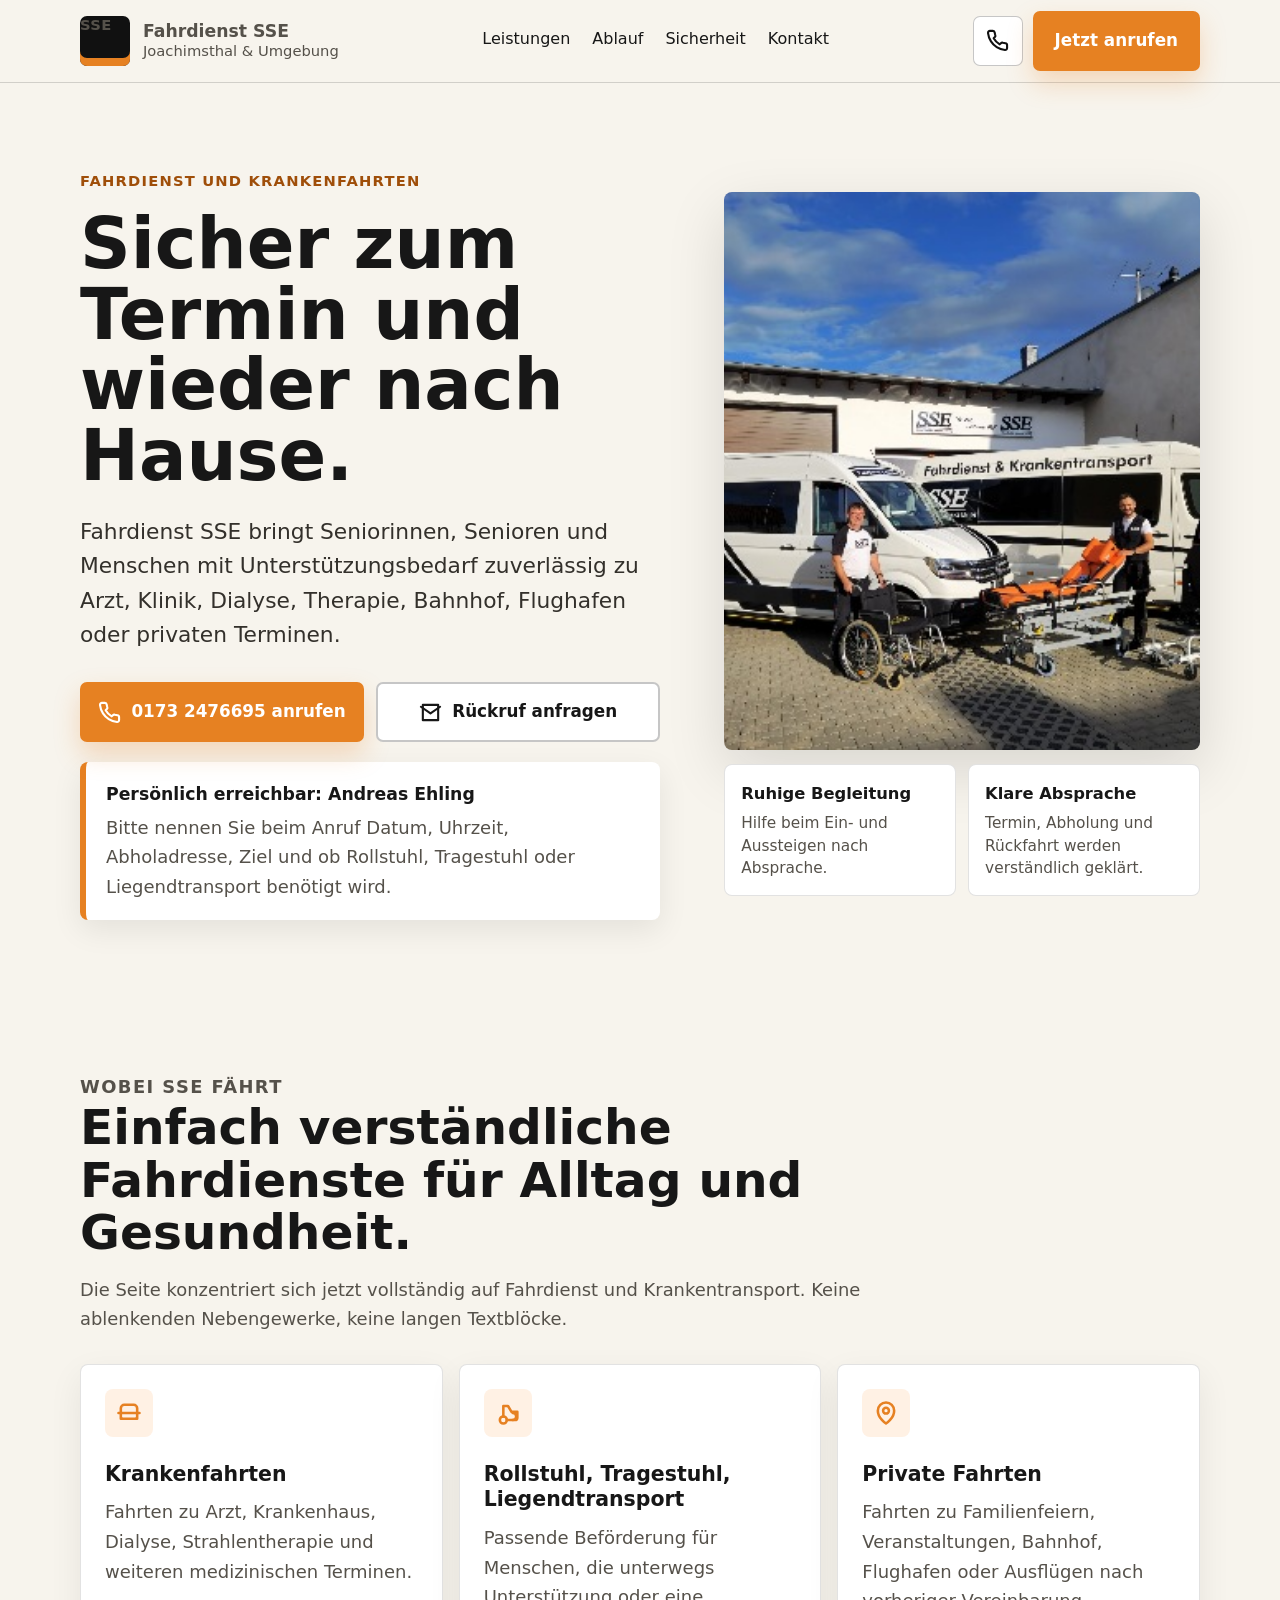
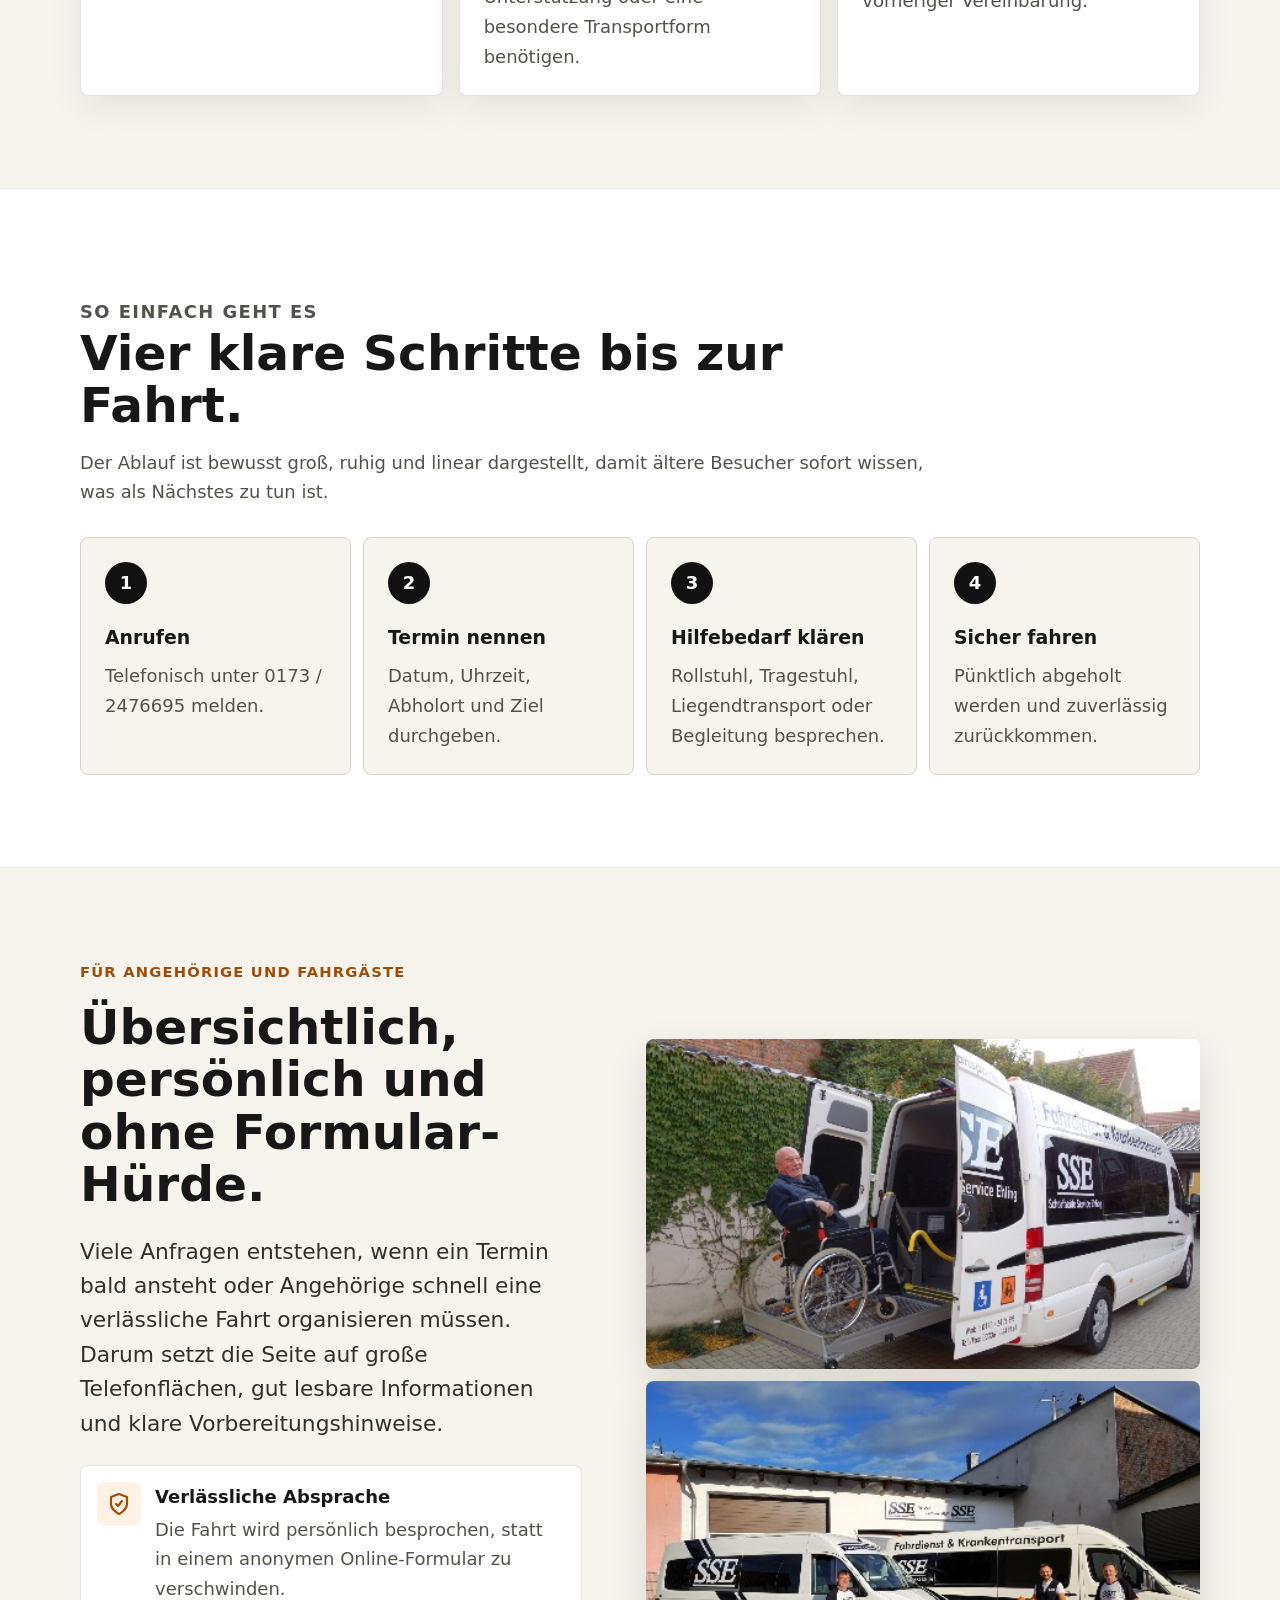
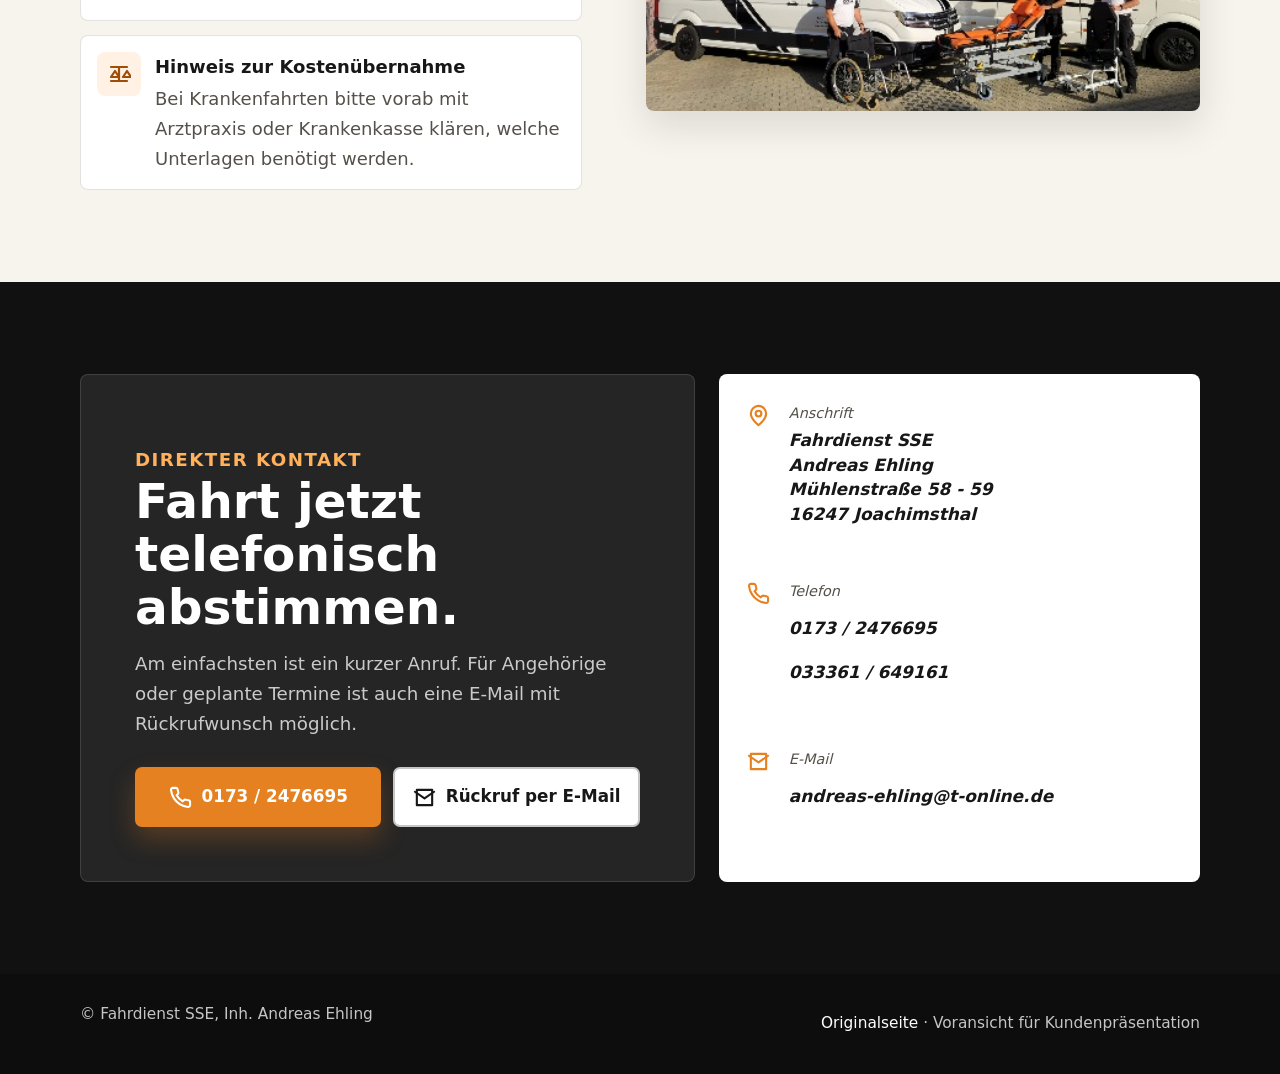
<file: index.html>
<!doctype html>
<html lang="de">
<head>
  <meta charset="utf-8">
  <meta name="viewport" content="width=device-width, initial-scale=1">
  <title>Fahrdienst SSE Joachimsthal | Krankenfahrten & Fahrservice</title>
  <meta name="description" content="Fahrdienst SSE in Joachimsthal: Krankenfahrten, Rollstuhl-, Tragestuhl- und Liegendtransport sowie sichere Fahrten zu Arzt, Klinik, Dialyse und privaten Terminen.">
  <meta name="theme-color" content="#f7f4ed">
  <link rel="icon" href="data:image/svg+xml,%3Csvg xmlns='http://www.w3.org/2000/svg' viewBox='0 0 64 64'%3E%3Crect width='64' height='64' rx='8' fill='%23111111'/%3E%3Cpath d='M0 48h64v16H0z' fill='%23e68122'/%3E%3Ctext x='32' y='37' text-anchor='middle' font-size='19' font-family='Arial,sans-serif' font-weight='700' fill='white'%3ESSE%3C/text%3E%3C/svg%3E">
  <link rel="preload" href="assets/fahrdienst.jpg" as="image">
  <style>
    :root {
      --ink: #171717;
      --muted: #55514a;
      --paper: #f7f4ed;
      --panel: #ffffff;
      --line: #d9d2c5;
      --black: #111111;
      --charcoal: #252525;
      --accent: #e68122;
      --accent-dark: #9f4e09;
      --accent-soft: #fff1e4;
      --shadow: 0 20px 58px rgba(17, 17, 17, .13);
      --radius: 8px;
    }

    * { box-sizing: border-box; }
    html { scroll-behavior: smooth; }
    body {
      margin: 0;
      font-family: ui-sans-serif, system-ui, -apple-system, BlinkMacSystemFont, "Segoe UI", sans-serif;
      color: var(--ink);
      background: var(--paper);
      font-size: 18px;
      line-height: 1.65;
    }
    img { display: block; max-width: 100%; }
    a { color: inherit; }
    :focus-visible {
      outline: 4px solid rgba(230, 129, 34, .78);
      outline-offset: 3px;
    }
    .skip-link {
      position: absolute;
      left: 14px;
      top: -70px;
      z-index: 20;
      padding: 12px 16px;
      color: white;
      background: var(--ink);
    }
    .skip-link:focus { top: 14px; }

    .site-header {
      position: sticky;
      top: 0;
      z-index: 10;
      background: rgba(247, 244, 237, .96);
      border-bottom: 1px solid rgba(17, 17, 17, .16);
      backdrop-filter: blur(14px);
    }
    .nav {
      width: min(1120px, calc(100% - 32px));
      min-height: 82px;
      margin: 0 auto;
      display: flex;
      align-items: center;
      justify-content: space-between;
      gap: 18px;
    }
    .brand {
      display: flex;
      align-items: center;
      gap: 13px;
      text-decoration: none;
      min-width: max-content;
    }
    .brand-mark {
      width: 50px;
      height: 50px;
      display: grid;
      place-items: center;
      color: white;
      background: var(--black);
      box-shadow: inset 0 -8px 0 var(--accent);
      border-radius: 7px;
      font-weight: 900;
      letter-spacing: .02em;
    }
    .brand strong {
      display: block;
      font-size: 1.08rem;
      line-height: 1.2;
    }
    .brand span {
      display: block;
      color: var(--muted);
      font-size: .92rem;
      line-height: 1.25;
    }
    .nav-links {
      display: flex;
      align-items: center;
      gap: 22px;
      font-size: 1rem;
    }
    .nav-links a {
      min-height: 44px;
      display: inline-flex;
      align-items: center;
      text-decoration: none;
      border-bottom: 3px solid transparent;
    }
    .nav-links a:hover { border-color: var(--accent); }
    .nav-actions {
      display: flex;
      align-items: center;
      gap: 10px;
    }
    .icon-btn,
    .menu-toggle {
      width: 50px;
      height: 50px;
      display: grid;
      place-items: center;
      border: 1px solid rgba(17, 17, 17, .24);
      border-radius: 7px;
      background: white;
      color: var(--black);
      cursor: pointer;
      text-decoration: none;
    }
    .menu-toggle { display: none; }
    .icon {
      width: 23px;
      height: 23px;
      flex: 0 0 auto;
      fill: none;
      stroke: currentColor;
      stroke-width: 2.2;
      stroke-linecap: round;
      stroke-linejoin: round;
    }
    .btn {
      min-height: 56px;
      display: inline-flex;
      align-items: center;
      justify-content: center;
      gap: 10px;
      padding: 14px 20px;
      border: 2px solid transparent;
      border-radius: 7px;
      background: var(--accent);
      color: white;
      font-size: 1.05rem;
      font-weight: 800;
      text-decoration: none;
      white-space: nowrap;
      box-shadow: 0 12px 26px rgba(230, 129, 34, .26);
    }
    .btn.secondary {
      background: white;
      color: var(--ink);
      border-color: rgba(17, 17, 17, .24);
      box-shadow: none;
    }
    .btn.wide { width: 100%; }

    .hero {
      width: min(1120px, calc(100% - 32px));
      min-height: calc(100vh - 82px);
      margin: 0 auto;
      padding: clamp(42px, 7vw, 86px) 0 44px;
      display: grid;
      grid-template-columns: minmax(0, 1fr) minmax(360px, .82fr);
      align-items: center;
      gap: clamp(30px, 5vw, 64px);
    }
    .eyebrow {
      margin: 0 0 16px;
      color: var(--accent-dark);
      font-size: .92rem;
      font-weight: 900;
      letter-spacing: .08em;
      text-transform: uppercase;
    }
    h1 {
      max-width: 11ch;
      margin: 0;
      font-size: clamp(2.5rem, 5.5vw, 5.2rem);
      line-height: 1;
      letter-spacing: 0;
    }
    .lead {
      max-width: 720px;
      margin: 24px 0 0;
      color: #33302b;
      font-size: clamp(1.18rem, 1.7vw, 1.38rem);
      line-height: 1.58;
    }
    .hero-actions {
      display: grid;
      grid-template-columns: repeat(2, minmax(0, 1fr));
      gap: 12px;
      max-width: 650px;
      margin-top: 30px;
    }
    .callout {
      max-width: 650px;
      margin-top: 20px;
      padding: 18px 20px;
      border-left: 6px solid var(--accent);
      border-radius: var(--radius);
      background: white;
      box-shadow: 0 10px 30px rgba(17, 17, 17, .08);
    }
    .callout strong { display: block; font-size: 1.08rem; }
    .callout p { margin: 4px 0 0; color: var(--muted); }
    .hero-media {
      position: relative;
      display: grid;
      gap: 14px;
    }
    .hero-image {
      width: 100%;
      height: min(62vh, 590px);
      min-height: 430px;
      object-fit: cover;
      border-radius: var(--radius);
      box-shadow: var(--shadow);
    }
    .comfort-box {
      display: grid;
      grid-template-columns: repeat(2, minmax(0, 1fr));
      gap: 12px;
    }
    .comfort-item {
      padding: 16px;
      background: white;
      border: 1px solid rgba(17, 17, 17, .12);
      border-radius: var(--radius);
    }
    .comfort-item strong {
      display: block;
      margin-bottom: 4px;
      font-size: 1.02rem;
    }
    .comfort-item span {
      display: block;
      color: var(--muted);
      font-size: .96rem;
      line-height: 1.45;
    }

    section { padding: clamp(58px, 8vw, 92px) 0; }
    .section-inner {
      width: min(1120px, calc(100% - 32px));
      margin: 0 auto;
    }
    .section-heading {
      max-width: 850px;
      margin-bottom: 30px;
    }
    h2 {
      margin: 0;
      font-size: clamp(2rem, 3.8vw, 3.35rem);
      line-height: 1.08;
      letter-spacing: 0;
    }
    .section-heading p {
      margin: 16px 0 0;
      color: var(--muted);
      font-size: 1.12rem;
    }

    .services-grid {
      display: grid;
      grid-template-columns: repeat(3, minmax(0, 1fr));
      gap: 16px;
    }
    .service-card {
      min-height: 100%;
      padding: 24px;
      background: white;
      border: 1px solid rgba(17, 17, 17, .12);
      border-radius: var(--radius);
      box-shadow: 0 12px 34px rgba(17, 17, 17, .07);
    }
    .service-card svg {
      width: 48px;
      height: 48px;
      margin-bottom: 16px;
      padding: 10px;
      color: var(--accent);
      border-radius: 8px;
      background: var(--accent-soft);
    }
    .service-card h3 {
      margin: 0 0 10px;
      font-size: 1.28rem;
      line-height: 1.25;
    }
    .service-card p {
      margin: 0;
      color: var(--muted);
    }

    .plain-band {
      background: #fff;
      border-top: 1px solid rgba(17, 17, 17, .1);
      border-bottom: 1px solid rgba(17, 17, 17, .1);
    }
    .steps {
      display: grid;
      grid-template-columns: repeat(4, minmax(0, 1fr));
      gap: 12px;
    }
    .step {
      padding: 24px;
      border-radius: var(--radius);
      background: var(--paper);
      border: 1px solid var(--line);
    }
    .step span {
      width: 42px;
      height: 42px;
      display: grid;
      place-items: center;
      margin-bottom: 18px;
      color: white;
      background: var(--black);
      border-radius: 50%;
      font-weight: 900;
    }
    .step h3 {
      margin: 0 0 8px;
      font-size: 1.18rem;
    }
    .step p { margin: 0; color: var(--muted); }

    .split {
      display: grid;
      grid-template-columns: minmax(0, .95fr) minmax(360px, 1.05fr);
      gap: clamp(28px, 5vw, 64px);
      align-items: center;
    }
    .photo-pair {
      display: grid;
      gap: 12px;
    }
    .photo-pair img {
      width: 100%;
      height: 330px;
      object-fit: cover;
      border-radius: var(--radius);
      box-shadow: 0 14px 38px rgba(17, 17, 17, .12);
    }
    .notice-list {
      display: grid;
      gap: 14px;
      margin-top: 24px;
    }
    .notice {
      display: grid;
      grid-template-columns: 44px 1fr;
      gap: 14px;
      align-items: start;
      padding: 16px;
      background: white;
      border: 1px solid rgba(17, 17, 17, .12);
      border-radius: var(--radius);
    }
    .notice svg {
      width: 44px;
      height: 44px;
      padding: 10px;
      color: var(--accent-dark);
      background: var(--accent-soft);
      border-radius: 8px;
    }
    .notice strong { display: block; }
    .notice p { margin: 3px 0 0; color: var(--muted); }

    .contact {
      background: var(--black);
      color: white;
    }
    .contact .eyebrow { color: #ffb15c; }
    .contact h2 { color: white; }
    .contact-panel {
      display: grid;
      grid-template-columns: minmax(0, .92fr) minmax(330px, .72fr);
      gap: 24px;
      align-items: stretch;
    }
    .contact-copy {
      padding: clamp(28px, 5vw, 54px);
      background: var(--charcoal);
      border: 1px solid rgba(255, 255, 255, .12);
      border-radius: var(--radius);
    }
    .contact-copy p {
      max-width: 680px;
      margin: 16px 0 0;
      color: rgba(255, 255, 255, .76);
      font-size: 1.14rem;
    }
    .contact-actions {
      display: grid;
      grid-template-columns: repeat(2, minmax(0, 1fr));
      gap: 12px;
      max-width: 680px;
      margin-top: 28px;
    }
    .contact-card {
      display: grid;
      gap: 18px;
      padding: 28px;
      color: var(--ink);
      background: white;
      border-radius: var(--radius);
    }
    .contact-line {
      display: grid;
      grid-template-columns: 28px 1fr;
      gap: 14px;
      align-items: start;
    }
    .contact-line svg { color: var(--accent); margin-top: 2px; }
    .contact-line span {
      display: block;
      color: var(--muted);
      font-size: .9rem;
      margin-bottom: 2px;
    }
    .contact-line strong {
      display: block;
      overflow-wrap: anywhere;
      font-size: 1.06rem;
      line-height: 1.45;
    }
    .contact-line a {
      min-height: 44px;
      display: inline-flex;
      align-items: center;
      text-decoration: none;
    }

    .site-footer {
      padding: 28px 0;
      color: rgba(255, 255, 255, .76);
      background: #0d0d0d;
      font-size: .96rem;
    }
    .footer-inner {
      width: min(1120px, calc(100% - 32px));
      display: flex;
      justify-content: space-between;
      gap: 18px;
      flex-wrap: wrap;
      margin: 0 auto;
    }
    .footer-inner a {
      min-height: 44px;
      display: inline-flex;
      align-items: center;
      color: white;
      text-decoration: none;
    }

    .reveal {
      opacity: 0;
      transform: translateY(14px);
      transition: opacity .55s ease, transform .55s ease;
    }
    .reveal.visible {
      opacity: 1;
      transform: none;
    }

    @media (max-width: 980px) {
      body { font-size: 17px; }
      .nav { min-height: 74px; }
      .menu-toggle { display: grid; }
      .nav-links {
        position: absolute;
        left: 16px;
        right: 16px;
        top: 84px;
        display: none;
        padding: 12px;
        background: white;
        border: 1px solid rgba(17, 17, 17, .16);
        border-radius: var(--radius);
        box-shadow: var(--shadow);
      }
      .nav-links.open { display: grid; }
      .nav-links a {
        padding: 10px;
        border-bottom: 0;
      }
      .hero,
      .split,
      .contact-panel {
        grid-template-columns: 1fr;
      }
      .hero {
        min-height: auto;
        padding-top: 38px;
      }
      .hero-image {
        height: min(70vw, 520px);
        min-height: 360px;
      }
      .services-grid,
      .steps {
        grid-template-columns: repeat(2, minmax(0, 1fr));
      }
    }

    @media (max-width: 680px) {
      .nav,
      .hero,
      .section-inner,
      .footer-inner {
        width: min(100% - 24px, 1120px);
      }
      .brand span span { display: none; }
      .nav-actions .btn { display: none; }
      h1 { font-size: clamp(2.28rem, 12vw, 3.4rem); }
      .hero-actions,
      .comfort-box,
      .services-grid,
      .steps,
      .contact-actions {
        grid-template-columns: 1fr;
      }
      .hero-actions .btn,
      .contact-actions .btn {
        width: 100%;
      }
      .hero-image,
      .photo-pair img {
        height: 330px;
        min-height: 0;
      }
      .service-card,
      .step,
      .contact-copy,
      .contact-card {
        padding: 20px;
      }
    }
  </style>
</head>
<body>
  <a class="skip-link" href="#leistungen">Zum Inhalt springen</a>
  <header class="site-header">
    <nav class="nav" aria-label="Hauptnavigation">
      <a class="brand" href="#start" aria-label="Fahrdienst SSE Startseite">
        <span class="brand-mark">SSE</span>
        <span>
          <strong>Fahrdienst SSE</strong>
          <span>Joachimsthal & Umgebung</span>
        </span>
      </a>
      <div class="nav-links" id="navLinks">
        <a href="#leistungen">Leistungen</a>
        <a href="#ablauf">Ablauf</a>
        <a href="#sicherheit">Sicherheit</a>
        <a href="#kontakt">Kontakt</a>
      </div>
      <div class="nav-actions">
        <a class="icon-btn" href="tel:+491732476695" aria-label="0173 2476695 anrufen">
          <svg class="icon" viewBox="0 0 24 24" aria-hidden="true"><path d="M22 16.92v3a2 2 0 0 1-2.18 2 19.8 19.8 0 0 1-8.63-3.07 19.5 19.5 0 0 1-6-6A19.8 19.8 0 0 1 2.12 4.2 2 2 0 0 1 4.11 2h3a2 2 0 0 1 2 1.72c.12.9.32 1.77.59 2.61a2 2 0 0 1-.45 2.11L8 9.7a16 16 0 0 0 6.3 6.3l1.26-1.25a2 2 0 0 1 2.11-.45c.84.27 1.72.47 2.61.59A2 2 0 0 1 22 16.92Z"/></svg>
        </a>
        <a class="btn" href="tel:+491732476695">Jetzt anrufen</a>
        <button class="menu-toggle" id="menuToggle" type="button" aria-label="Menü öffnen" aria-controls="navLinks" aria-expanded="false">
          <svg class="icon" viewBox="0 0 24 24" aria-hidden="true"><path d="M4 7h16M4 12h16M4 17h16"/></svg>
        </button>
      </div>
    </nav>
  </header>

  <main id="start">
    <section class="hero">
      <div>
        <p class="eyebrow">Fahrdienst und Krankenfahrten</p>
        <h1>Sicher zum Termin und wieder nach Hause.</h1>
        <p class="lead">Fahrdienst SSE bringt Seniorinnen, Senioren und Menschen mit Unterstützungsbedarf zuverlässig zu Arzt, Klinik, Dialyse, Therapie, Bahnhof, Flughafen oder privaten Terminen.</p>
        <div class="hero-actions" aria-label="Wichtige Kontaktaktionen">
          <a class="btn" href="tel:+491732476695">
            <svg class="icon" viewBox="0 0 24 24" aria-hidden="true"><path d="M22 16.92v3a2 2 0 0 1-2.18 2 19.8 19.8 0 0 1-8.63-3.07 19.5 19.5 0 0 1-6-6A19.8 19.8 0 0 1 2.12 4.2 2 2 0 0 1 4.11 2h3a2 2 0 0 1 2 1.72c.12.9.32 1.77.59 2.61a2 2 0 0 1-.45 2.11L8 9.7a16 16 0 0 0 6.3 6.3l1.26-1.25a2 2 0 0 1 2.11-.45c.84.27 1.72.47 2.61.59A2 2 0 0 1 22 16.92Z"/></svg>
            0173 2476695 anrufen
          </a>
          <a class="btn secondary" href="mailto:andreas-ehling@t-online.de?subject=R%C3%BCckruf%20zum%20Fahrdienst">
            <svg class="icon" viewBox="0 0 24 24" aria-hidden="true"><path d="M4 4h16v16H4z"/><path d="m22 6-10 7L2 6"/></svg>
            Rückruf anfragen
          </a>
        </div>
        <div class="callout">
          <strong>Persönlich erreichbar: Andreas Ehling</strong>
          <p>Bitte nennen Sie beim Anruf Datum, Uhrzeit, Abholadresse, Ziel und ob Rollstuhl, Tragestuhl oder Liegendtransport benötigt wird.</p>
        </div>
      </div>
      <div class="hero-media">
        <img class="hero-image" src="assets/fahrdienst.jpg" alt="Fahrdienst SSE Fahrzeug für Krankenfahrten und sichere Personenbeförderung">
        <div class="comfort-box" aria-label="Kurze Vorteile">
          <div class="comfort-item"><strong>Ruhige Begleitung</strong><span>Hilfe beim Ein- und Aussteigen nach Absprache.</span></div>
          <div class="comfort-item"><strong>Klare Absprache</strong><span>Termin, Abholung und Rückfahrt werden verständlich geklärt.</span></div>
        </div>
      </div>
    </section>

    <section id="leistungen" class="reveal">
      <div class="section-inner">
        <div class="section-heading">
          <p class="eyebrow">Wobei SSE fährt</p>
          <h2>Einfach verständliche Fahrdienste für Alltag und Gesundheit.</h2>
          <p>Die Seite konzentriert sich jetzt vollständig auf Fahrdienst und Krankentransport. Keine ablenkenden Nebengewerke, keine langen Textblöcke.</p>
        </div>
        <div class="services-grid">
          <article class="service-card">
            <svg class="icon" viewBox="0 0 24 24" aria-hidden="true"><path d="M3 12h18"/><path d="M5 12V8a3 3 0 0 1 3-3h8a3 3 0 0 1 3 3v4"/><path d="M6 17h.01M18 17h.01"/><path d="M5 12v5h14v-5"/></svg>
            <h3>Krankenfahrten</h3>
            <p>Fahrten zu Arzt, Krankenhaus, Dialyse, Strahlentherapie und weiteren medizinischen Terminen.</p>
          </article>
          <article class="service-card">
            <svg class="icon" viewBox="0 0 24 24" aria-hidden="true"><circle cx="8" cy="18" r="3"/><path d="M11 18h7a2 2 0 0 0 2-2v-5h-5l-3-5H8v9"/><path d="M16 18a3 3 0 1 0 0-6"/></svg>
            <h3>Rollstuhl, Tragestuhl, Liegendtransport</h3>
            <p>Passende Beförderung für Menschen, die unterwegs Unterstützung oder eine besondere Transportform benötigen.</p>
          </article>
          <article class="service-card">
            <svg class="icon" viewBox="0 0 24 24" aria-hidden="true"><path d="M12 21s7-4.4 7-11a7 7 0 1 0-14 0c0 6.6 7 11 7 11Z"/><circle cx="12" cy="10" r="2.5"/></svg>
            <h3>Private Fahrten</h3>
            <p>Fahrten zu Familienfeiern, Veranstaltungen, Bahnhof, Flughafen oder Ausflügen nach vorheriger Vereinbarung.</p>
          </article>
        </div>
      </div>
    </section>

    <section id="ablauf" class="plain-band reveal">
      <div class="section-inner">
        <div class="section-heading">
          <p class="eyebrow">So einfach geht es</p>
          <h2>Vier klare Schritte bis zur Fahrt.</h2>
          <p>Der Ablauf ist bewusst groß, ruhig und linear dargestellt, damit ältere Besucher sofort wissen, was als Nächstes zu tun ist.</p>
        </div>
        <div class="steps">
          <div class="step">
            <span>1</span>
            <h3>Anrufen</h3>
            <p>Telefonisch unter 0173 / 2476695 melden.</p>
          </div>
          <div class="step">
            <span>2</span>
            <h3>Termin nennen</h3>
            <p>Datum, Uhrzeit, Abholort und Ziel durchgeben.</p>
          </div>
          <div class="step">
            <span>3</span>
            <h3>Hilfebedarf klären</h3>
            <p>Rollstuhl, Tragestuhl, Liegendtransport oder Begleitung besprechen.</p>
          </div>
          <div class="step">
            <span>4</span>
            <h3>Sicher fahren</h3>
            <p>Pünktlich abgeholt werden und zuverlässig zurückkommen.</p>
          </div>
        </div>
      </div>
    </section>

    <section id="sicherheit" class="reveal">
      <div class="section-inner split">
        <div>
          <p class="eyebrow">Für Angehörige und Fahrgäste</p>
          <h2>Übersichtlich, persönlich und ohne Formular-Hürde.</h2>
          <p class="lead">Viele Anfragen entstehen, wenn ein Termin bald ansteht oder Angehörige schnell eine verlässliche Fahrt organisieren müssen. Darum setzt die Seite auf große Telefonflächen, gut lesbare Informationen und klare Vorbereitungshinweise.</p>
          <div class="notice-list">
            <div class="notice">
              <svg class="icon" viewBox="0 0 24 24" aria-hidden="true"><path d="M12 22s8-4 8-10V5l-8-3-8 3v7c0 6 8 10 8 10Z"/><path d="m9 12 2 2 4-5"/></svg>
              <div><strong>Verlässliche Absprache</strong><p>Die Fahrt wird persönlich besprochen, statt in einem anonymen Online-Formular zu verschwinden.</p></div>
            </div>
            <div class="notice">
              <svg class="icon" viewBox="0 0 24 24" aria-hidden="true"><path d="M4 19h16"/><path d="M4 5h16"/><path d="M12 5v14"/><path d="m8 9-4 6h8z"/><path d="m20 9-4 6h8z"/></svg>
              <div><strong>Hinweis zur Kostenübernahme</strong><p>Bei Krankenfahrten bitte vorab mit Arztpraxis oder Krankenkasse klären, welche Unterlagen benötigt werden.</p></div>
            </div>
          </div>
        </div>
        <div class="photo-pair">
          <img src="assets/transport-detail.jpg" alt="Innenbereich eines Fahrdienstfahrzeugs">
          <img src="assets/fahrdienst.jpg" alt="Fahrdienst SSE Fahrzeug vor Ort">
        </div>
      </div>
    </section>

    <section id="kontakt" class="contact reveal">
      <div class="section-inner contact-panel">
        <div class="contact-copy">
          <p class="eyebrow">Direkter Kontakt</p>
          <h2>Fahrt jetzt telefonisch abstimmen.</h2>
          <p>Am einfachsten ist ein kurzer Anruf. Für Angehörige oder geplante Termine ist auch eine E-Mail mit Rückrufwunsch möglich.</p>
          <div class="contact-actions">
            <a class="btn wide" href="tel:+491732476695">
              <svg class="icon" viewBox="0 0 24 24" aria-hidden="true"><path d="M22 16.92v3a2 2 0 0 1-2.18 2 19.8 19.8 0 0 1-8.63-3.07 19.5 19.5 0 0 1-6-6A19.8 19.8 0 0 1 2.12 4.2 2 2 0 0 1 4.11 2h3a2 2 0 0 1 2 1.72c.12.9.32 1.77.59 2.61a2 2 0 0 1-.45 2.11L8 9.7a16 16 0 0 0 6.3 6.3l1.26-1.25a2 2 0 0 1 2.11-.45c.84.27 1.72.47 2.61.59A2 2 0 0 1 22 16.92Z"/></svg>
              0173 / 2476695
            </a>
            <a class="btn secondary wide" href="mailto:andreas-ehling@t-online.de?subject=R%C3%BCckruf%20zum%20Fahrdienst">
              <svg class="icon" viewBox="0 0 24 24" aria-hidden="true"><path d="M4 4h16v16H4z"/><path d="m22 6-10 7L2 6"/></svg>
              Rückruf per E-Mail
            </a>
          </div>
        </div>
        <address class="contact-card">
          <div class="contact-line">
            <svg class="icon" viewBox="0 0 24 24" aria-hidden="true"><path d="M20 10c0 6-8 12-8 12S4 16 4 10a8 8 0 1 1 16 0Z"/><circle cx="12" cy="10" r="3"/></svg>
            <div><span>Anschrift</span><strong>Fahrdienst SSE<br>Andreas Ehling<br>Mühlenstraße 58 - 59<br>16247 Joachimsthal</strong></div>
          </div>
          <div class="contact-line">
            <svg class="icon" viewBox="0 0 24 24" aria-hidden="true"><path d="M22 16.92v3a2 2 0 0 1-2.18 2 19.8 19.8 0 0 1-8.63-3.07 19.5 19.5 0 0 1-6-6A19.8 19.8 0 0 1 2.12 4.2 2 2 0 0 1 4.11 2h3a2 2 0 0 1 2 1.72c.12.9.32 1.77.59 2.61a2 2 0 0 1-.45 2.11L8 9.7a16 16 0 0 0 6.3 6.3l1.26-1.25a2 2 0 0 1 2.11-.45c.84.27 1.72.47 2.61.59A2 2 0 0 1 22 16.92Z"/></svg>
            <div><span>Telefon</span><strong><a href="tel:+491732476695">0173 / 2476695</a><br><a href="tel:+4933361649161">033361 / 649161</a></strong></div>
          </div>
          <div class="contact-line">
            <svg class="icon" viewBox="0 0 24 24" aria-hidden="true"><path d="M4 4h16v16H4z"/><path d="m22 6-10 7L2 6"/></svg>
            <div><span>E-Mail</span><strong><a href="mailto:andreas-ehling@t-online.de">andreas-ehling@t-online.de</a></strong></div>
          </div>
        </address>
      </div>
    </section>
  </main>

  <footer class="site-footer">
    <div class="footer-inner">
      <span>© Fahrdienst SSE, Inh. Andreas Ehling</span>
      <span><a href="https://preview.minamito.de/sse-transporte/">Originalseite</a> · Voransicht für Kundenpräsentation</span>
    </div>
  </footer>

  <script type="application/ld+json">
    {
      "@context": "https://schema.org",
      "@type": "TaxiService",
      "name": "Fahrdienst SSE",
      "provider": {
        "@type": "LocalBusiness",
        "name": "Fahrdienst SSE",
        "founder": "Andreas Ehling",
        "telephone": ["+491732476695", "+4933361649161"],
        "email": "andreas-ehling@t-online.de",
        "address": {
          "@type": "PostalAddress",
          "streetAddress": "Mühlenstraße 58 - 59",
          "postalCode": "16247",
          "addressLocality": "Joachimsthal",
          "addressCountry": "DE"
        }
      },
      "areaServed": "Joachimsthal und Umgebung",
      "description": "Fahrdienst, Krankenfahrten, Rollstuhltransport, Tragestuhltransport und Liegendtransport."
    }
  </script>
  <script>
    const menuToggle = document.querySelector("#menuToggle");
    const navLinks = document.querySelector("#navLinks");
    menuToggle?.addEventListener("click", () => {
      const isOpen = navLinks.classList.toggle("open");
      menuToggle.setAttribute("aria-expanded", String(isOpen));
    });
    navLinks?.querySelectorAll("a").forEach((link) => {
      link.addEventListener("click", () => {
        navLinks.classList.remove("open");
        menuToggle?.setAttribute("aria-expanded", "false");
      });
    });

    const observer = new IntersectionObserver((entries) => {
      entries.forEach((entry) => {
        if (entry.isIntersecting) {
          entry.target.classList.add("visible");
          observer.unobserve(entry.target);
        }
      });
    }, { threshold: 0.12 });
    document.querySelectorAll(".reveal").forEach((element) => observer.observe(element));
  </script>
</body>
</html>
</file>
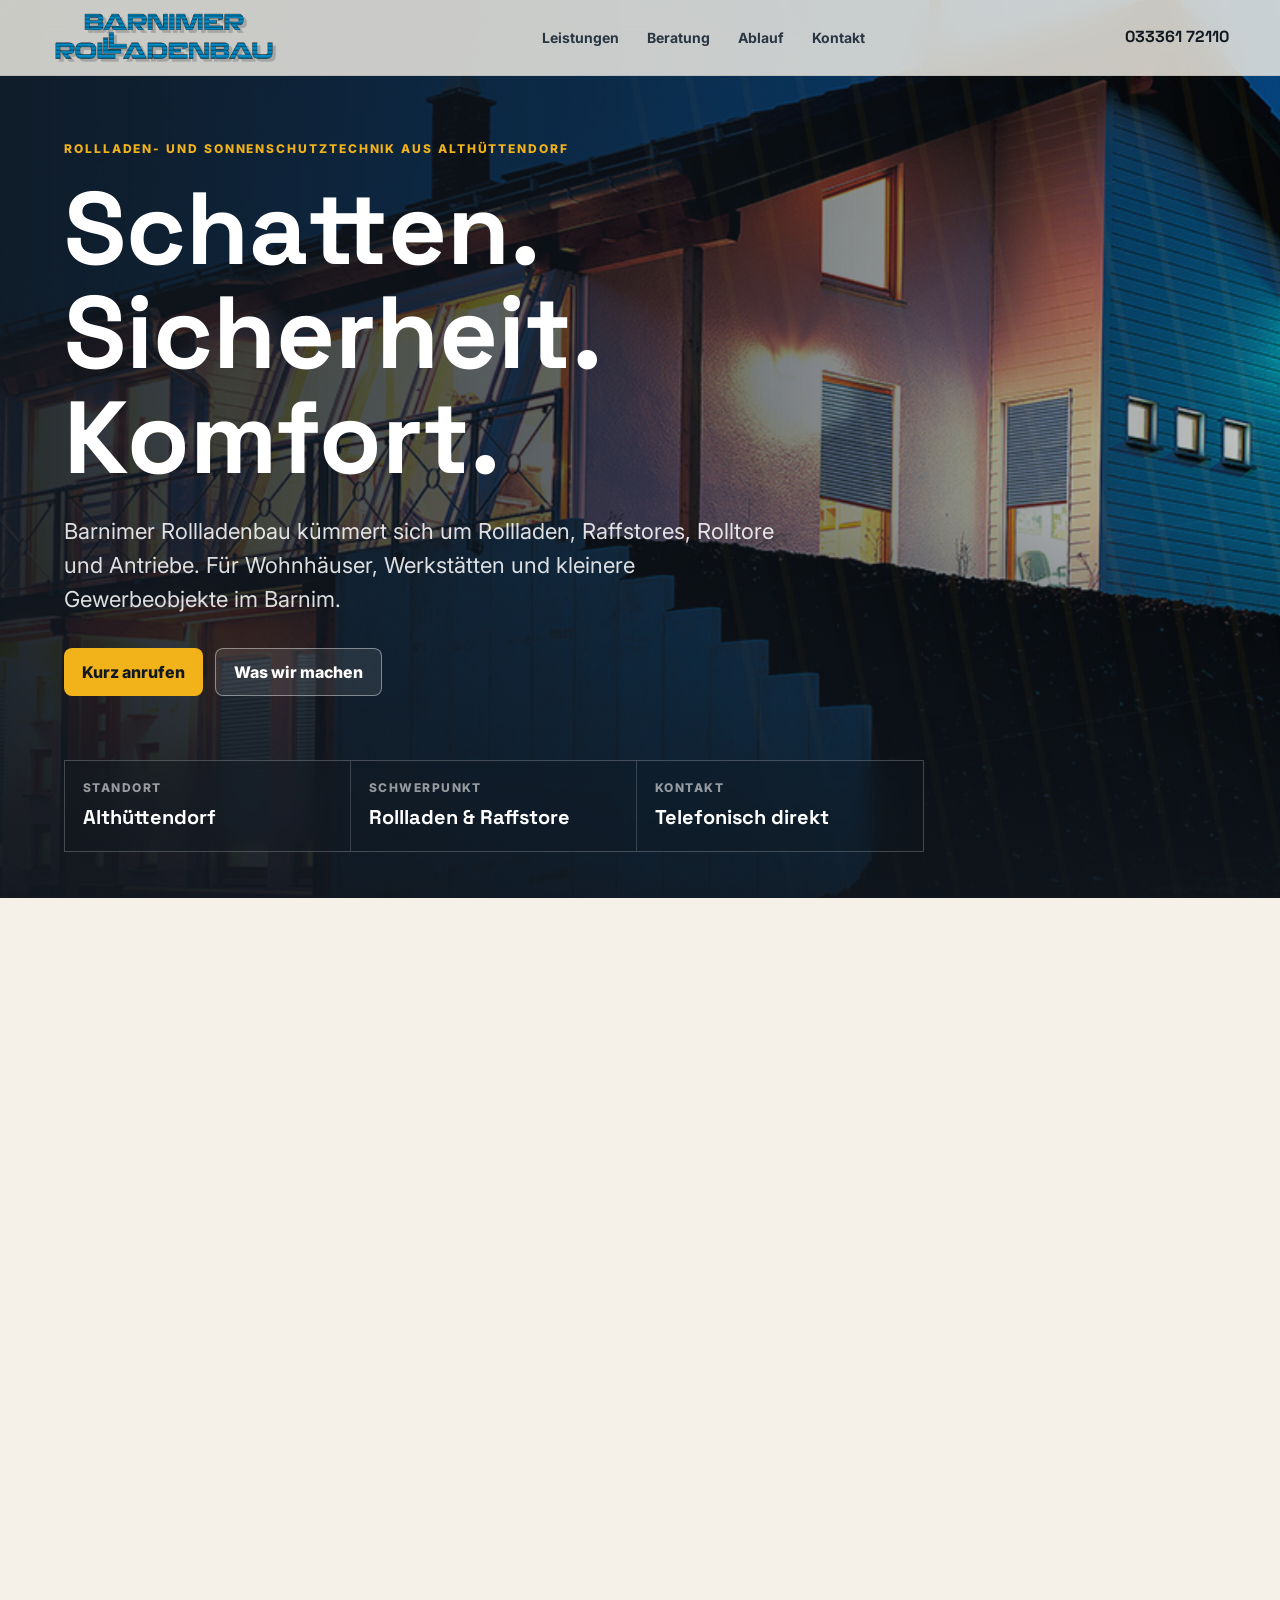
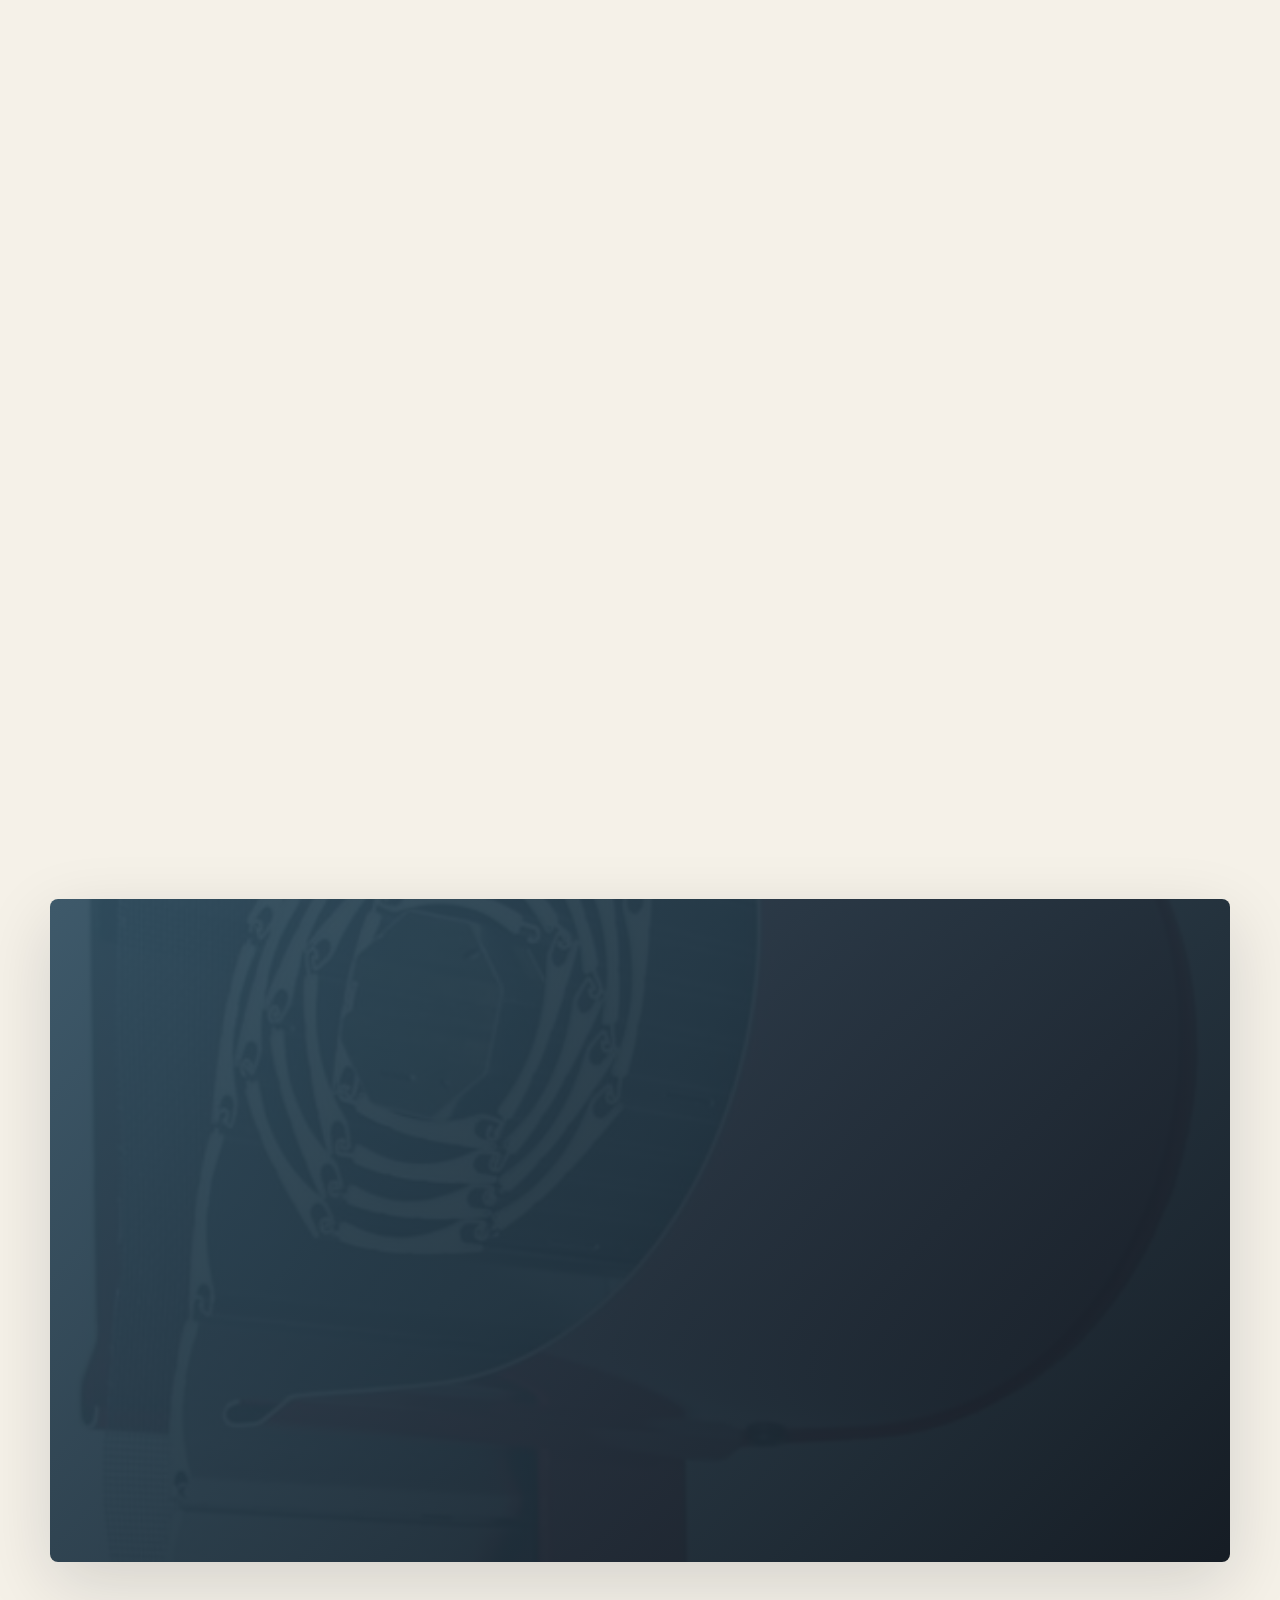
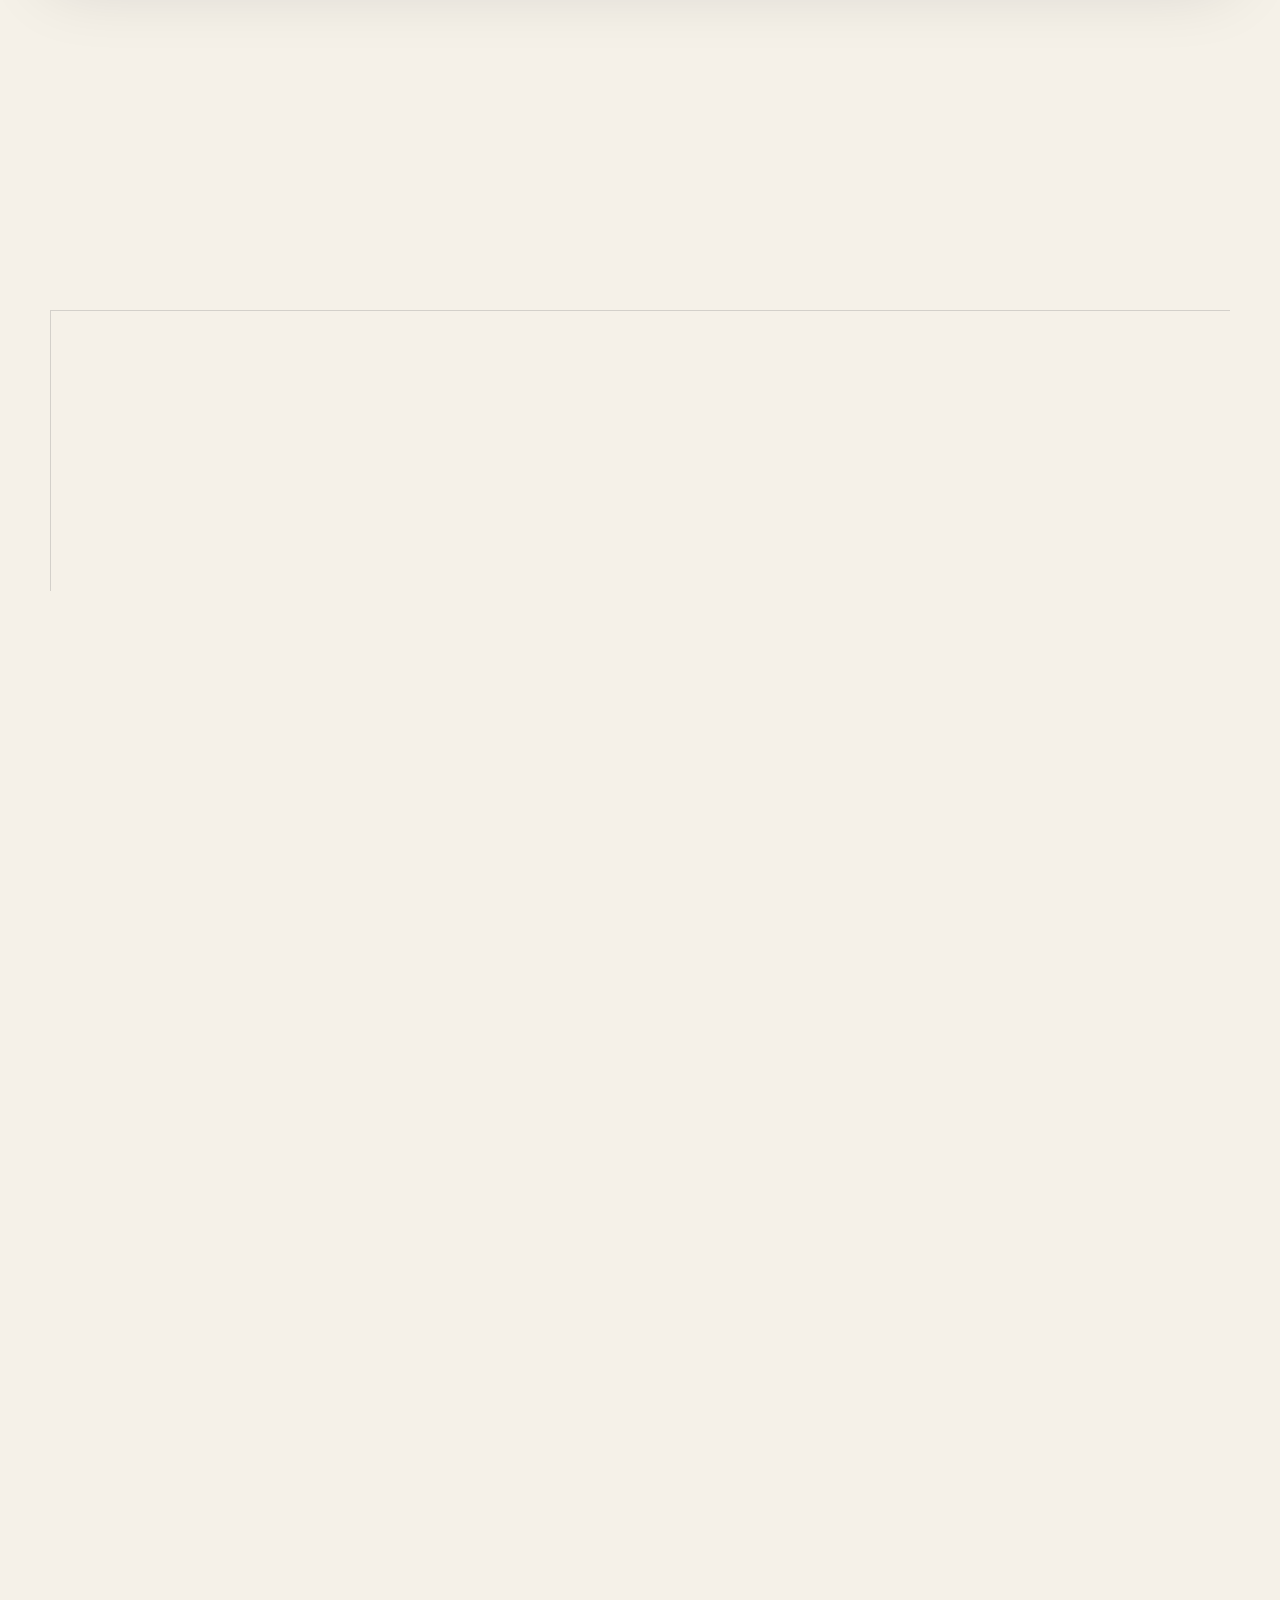
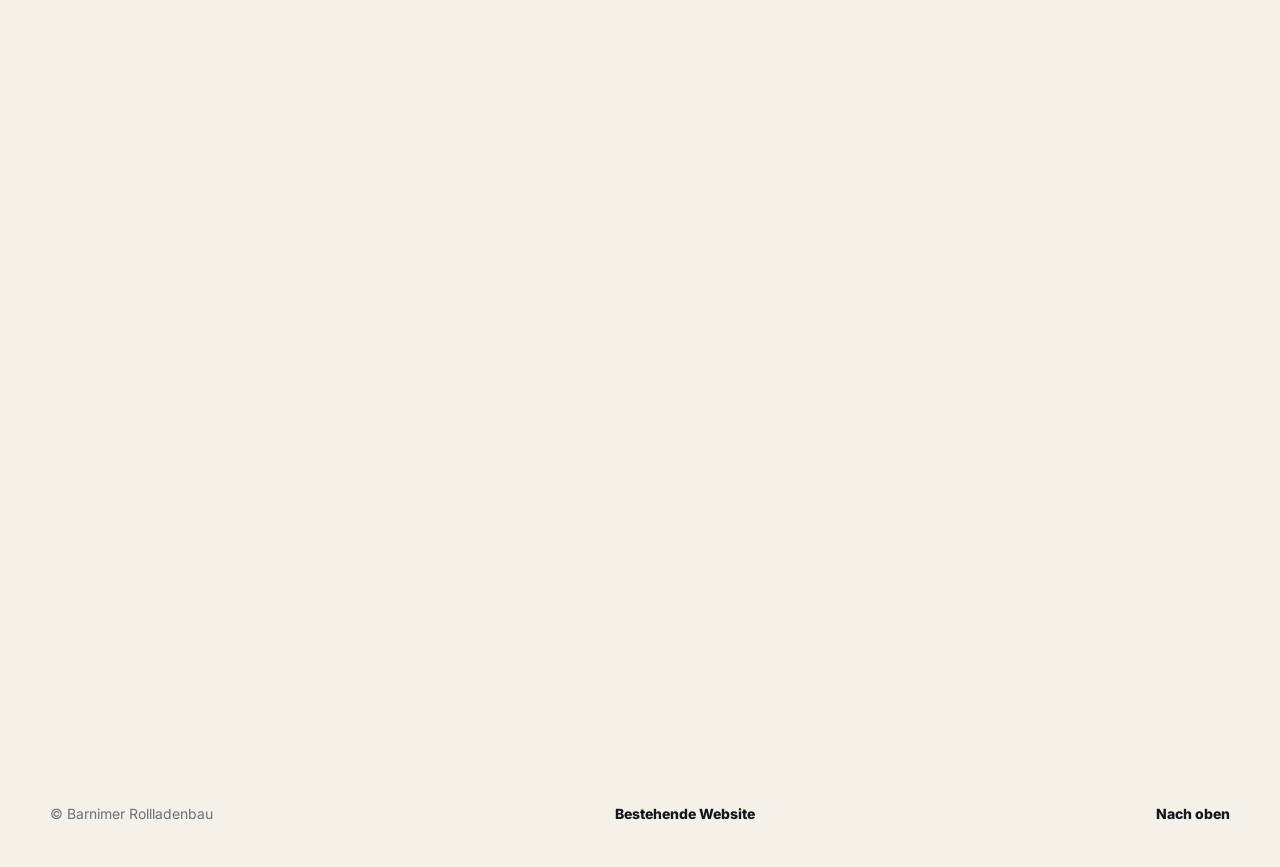
<file: barnimer-rollladenbau/index.html>
<!DOCTYPE html>
<html lang="de">
<head>
  <meta charset="UTF-8">
  <meta name="viewport" content="width=device-width, initial-scale=1.0">
  <title>Barnimer Rollladenbau | Rollladen und Sonnenschutz in Althüttendorf</title>
  <meta name="description" content="Barnimer Rollladenbau aus Althüttendorf berät, liefert und montiert Rollladen, Raffstores, Rolltore, Antriebe und Smart-Home-Steuerungen im Barnim.">
  <meta name="theme-color" content="#111820">
  <link rel="canonical" href="https://preview.minamito.de/barnimer-rollladenbau/">
  <link rel="icon" type="image/svg+xml" href="assets/images/favicon.svg">
  <link rel="preconnect" href="https://fonts.googleapis.com">
  <link rel="preconnect" href="https://fonts.gstatic.com" crossorigin>
  <link href="https://fonts.googleapis.com/css2?family=Inter:wght@400;500;600;700;800&family=Space+Grotesk:wght@500;600;700&display=swap" rel="stylesheet">
  <link rel="stylesheet" href="assets/css/styles.css">
  <script type="application/ld+json">
  {
    "@context": "https://schema.org",
    "@type": "HomeAndConstructionBusiness",
    "name": "Barnimer Rollladenbau",
    "url": "https://preview.minamito.de/barnimer-rollladenbau/",
    "image": "https://preview.minamito.de/barnimer-rollladenbau/assets/images/hero.jpg",
    "description": "Fachbetrieb für Rollladen- und Sonnenschutztechnik, Raffstores, Rolltore, Antriebe und Smart-Home-Lösungen in Althüttendorf.",
    "telephone": "+493336172110",
    "email": "info@rollladenbau-barnim.de",
    "address": {
      "@type": "PostalAddress",
      "streetAddress": "Bahnhofstrasse 25",
      "postalCode": "16247",
      "addressLocality": "Althüttendorf",
      "addressRegion": "Brandenburg",
      "addressCountry": "DE"
    },
    "areaServed": [
      { "@type": "AdministrativeArea", "name": "Barnim" },
      { "@type": "AdministrativeArea", "name": "Schorfheide" },
      { "@type": "AdministrativeArea", "name": "Eberswalde" },
      { "@type": "AdministrativeArea", "name": "Joachimsthal" }
    ],
    "priceRange": "€€",
    "makesOffer": [
      { "@type": "Offer", "itemOffered": { "@type": "Service", "name": "Rollladenbau und Rollladenmodernisierung" } },
      { "@type": "Offer", "itemOffered": { "@type": "Service", "name": "Raffstore und Sonnenschutz" } },
      { "@type": "Offer", "itemOffered": { "@type": "Service", "name": "Rolltore und Torsysteme" } },
      { "@type": "Offer", "itemOffered": { "@type": "Service", "name": "Motorisierung, Funkantriebe und Smart Home" } }
    ]
  }
  </script>
</head>
<body>
  <header class="site-header" id="top">
    <a class="brand" href="#top" aria-label="Barnimer Rollladenbau Startseite">
      <img src="assets/images/logo.png" alt="Barnimer Rollladenbau Logo">
    </a>
    <button class="nav-toggle" type="button" aria-expanded="false" aria-controls="site-nav" aria-label="Menü öffnen">
      <span></span>
      <span></span>
      <span></span>
    </button>
    <nav class="site-nav" id="site-nav" aria-label="Hauptnavigation">
      <a href="#leistungen">Leistungen</a>
      <a href="#komfort">Beratung</a>
      <a href="#ablauf">Ablauf</a>
      <a href="#kontakt">Kontakt</a>
    </nav>
    <a class="header-phone" href="tel:+493336172110">033361 72110</a>
  </header>

  <main>
    <section class="hero" aria-labelledby="hero-title">
      <div class="hero-media" aria-hidden="true">
        <img src="assets/images/hero.jpg" alt="">
        <div class="hero-slats">
          <span></span>
          <span></span>
          <span></span>
          <span></span>
          <span></span>
        </div>
        <div class="hero-light"></div>
      </div>
      <div class="hero-content">
        <p class="eyebrow">Rollladen- und Sonnenschutztechnik aus Althüttendorf</p>
        <h1 id="hero-title">Schatten.<br>Sicherheit.<br>Komfort.</h1>
        <p class="hero-copy">Barnimer Rollladenbau kümmert sich um Rollladen, Raffstores, Rolltore und Antriebe. Für Wohnhäuser, Werkstätten und kleinere Gewerbeobjekte im Barnim.</p>
        <div class="hero-actions">
          <a class="btn btn-primary" href="tel:+493336172110">Kurz anrufen</a>
          <a class="btn btn-secondary" href="#leistungen">Was wir machen</a>
        </div>
        <dl class="hero-facts" aria-label="Eckdaten">
          <div>
            <dt>Standort</dt>
            <dd>Althüttendorf</dd>
          </div>
          <div>
            <dt>Schwerpunkt</dt>
            <dd>Rollladen & Raffstore</dd>
          </div>
          <div>
            <dt>Kontakt</dt>
            <dd>Telefonisch direkt</dd>
          </div>
        </dl>
      </div>
    </section>

    <section class="intro" aria-labelledby="intro-title">
      <div class="section-kicker">Warum sich der Tausch lohnt</div>
      <div class="intro-grid">
        <h2 id="intro-title">Man merkt erst im Sommer, ob der Sonnenschutz passt.</h2>
        <p>Zu warme Räume, schwergängige Gurte, alte Kästen, laute Motoren: Meist geht es nicht um Luxus, sondern darum, dass Fenster und Türen im Alltag besser funktionieren. Wir schauen uns die Situation vor Ort an und sagen ehrlich, was sinnvoll ist.</p>
      </div>
    </section>

    <section class="services" id="leistungen" aria-labelledby="services-title">
      <div class="section-heading">
        <p class="section-kicker">Leistungen</p>
        <h2 id="services-title">Vom einzelnen Fenster bis zur kompletten Fassade.</h2>
      </div>
      <div class="service-grid">
        <article class="service-card">
          <img src="assets/images/rollladen.png" alt="Verschiedene Rollladenlösungen für Wohnhäuser">
          <div>
            <h3>Rollladen</h3>
            <p>Neue Rollladen für den Neubau, Austausch alter Anlagen oder Nachrüstung an bestehenden Fenstern. Je nach Haus als Vorbau- oder Aufsatzsystem.</p>
            <ul>
              <li>Für Schlafräume, Wohnzimmer, Türen und größere Fensterflächen</li>
              <li>Profile und Farben passend zur Fassade</li>
              <li>Auf Wunsch mit Motor, Funk oder Solarantrieb</li>
            </ul>
          </div>
        </article>
        <article class="service-card">
          <img src="assets/images/raffstore.png" alt="Raffstore als moderner Sonnenschutz an der Fassade">
          <div>
            <h3>Raffstore</h3>
            <p>Raffstores sind interessant, wenn Räume hell bleiben sollen, ohne dass die Sonne direkt hineinknallt. Besonders bei großen Fenstern macht das einen spürbaren Unterschied.</p>
            <ul>
              <li>Lamellen mit Schienen- oder Seilführung</li>
              <li>Bedienung per Schalter, Funk oder Automatik</li>
              <li>Sinnvoll für Wohnräume, Büros und Wintergärten</li>
            </ul>
          </div>
        </article>
        <article class="service-card">
          <img src="assets/images/detail-rollladen.jpg" alt="Detail eines eingebauten Rollladensystems">
          <div>
            <h3>Rolltore und Torsysteme</h3>
            <p>Für Garagen, Nebengebäude und Werkstätten liefern wir Tore, die zur Öffnung und zur täglichen Nutzung passen. Wichtig sind saubere Führung, ein passender Antrieb und eine solide Bedienung.</p>
            <ul>
              <li>Rolltore und passende Torsysteme</li>
              <li>Auslegung nach Breite, Höhe und Nutzung</li>
              <li>Antriebe und Steuerungen aus einer Hand</li>
            </ul>
          </div>
        </article>
        <article class="service-card service-card-dark">
          <img src="assets/images/smarthome.png" alt="Smart-Home-Steuerung für Rollladen und Sonnenschutz">
          <div>
            <h3>Antriebe und Smart Home</h3>
            <p>Viele bestehende Anlagen lassen sich nachrüsten. Das ist oft die angenehmste Lösung, wenn Rollladen noch in Ordnung sind, aber die Bedienung nicht mehr zeitgemäß ist.</p>
            <ul>
              <li>Motoren, Funkhandsender und Wandtaster</li>
              <li>Gruppensteuerung für mehrere Fenster</li>
              <li>Automatik nach Uhrzeit, Sonne oder Wetter</li>
            </ul>
          </div>
        </article>
      </div>
    </section>

    <section class="comfort" id="komfort" aria-labelledby="comfort-title">
      <div class="comfort-panel">
        <div>
          <p class="section-kicker">Beratung</p>
          <h2 id="comfort-title">Erst ansehen, dann anbieten.</h2>
          <p>Am Telefon lässt sich vieles klären, aber nicht alles. Entscheidend sind Mauerwerk, Fenstermaß, Platz am Kasten, Stromanschluss und die Frage, wie Sie die Anlage später bedienen möchten.</p>
        </div>
        <div class="comfort-list">
          <div>
            <span>01</span>
            <strong>Vor Ort messen</strong>
            <p>Wir prüfen die Einbausituation und nehmen die Maße sauber auf.</p>
          </div>
          <div>
            <span>02</span>
            <strong>Passend auswählen</strong>
            <p>Nicht jedes System passt zu jedem Fenster. Wir erklären die Unterschiede ohne Fachchinesisch.</p>
          </div>
          <div>
            <span>03</span>
            <strong>Sauber einbauen</strong>
            <p>Montage, Anschluss und Einweisung gehören zusammen. Danach sollen Sie die Anlage einfach nutzen können.</p>
          </div>
        </div>
      </div>
    </section>

    <section class="process" id="ablauf" aria-labelledby="process-title">
      <div class="section-heading">
        <p class="section-kicker">Ablauf</p>
        <h2 id="process-title">So läuft eine Anfrage normalerweise ab.</h2>
      </div>
      <div class="process-grid">
        <article>
          <span>1</span>
          <h3>Kurz schildern</h3>
          <p>Sie sagen, worum es geht: Neubau, Austausch, Reparatur oder Motorisierung. Ein Foto hilft oft schon weiter.</p>
        </article>
        <article>
          <span>2</span>
          <h3>Ansehen und messen</h3>
          <p>Vor Ort klären wir Maße, Bedienung, Strom und mögliche Varianten. Danach bekommen Sie ein nachvollziehbares Angebot.</p>
        </article>
        <article>
          <span>3</span>
          <h3>Montage abstimmen</h3>
          <p>Wenn alles passt, wird ein Termin vereinbart. Nach der Montage zeigen wir, wie Bedienung und Steuerung funktionieren.</p>
        </article>
      </div>
    </section>

    <section class="area" aria-labelledby="area-title">
      <div class="area-copy">
        <p class="section-kicker">Vor Ort</p>
        <h2 id="area-title">Aus Althüttendorf. Viel unterwegs im Barnim.</h2>
        <p>Unser Betrieb sitzt in der Bahnhofstrasse 25 in Althüttendorf. Viele Anfragen kommen aus Joachimsthal, Eberswalde, der Schorfheide und den umliegenden Orten. Wenn Ihr Objekt etwas weiter draußen liegt, fragen Sie einfach kurz nach.</p>
      </div>
      <div class="area-map" aria-hidden="true">
        <span>Althüttendorf</span>
        <span>Barnim</span>
        <span>Schorfheide</span>
        <span>Eberswalde</span>
      </div>
    </section>

    <section class="contact" id="kontakt" aria-labelledby="contact-title">
      <div class="contact-card">
        <p class="section-kicker">Kontakt</p>
        <h2 id="contact-title">Erzählen Sie kurz, was gemacht werden soll.</h2>
        <p>Ein paar Eckdaten reichen für den Anfang: Ort, Anzahl der Fenster oder Tore, Neubau oder Bestand und ob eine elektrische Bedienung gewünscht ist. Wir melden uns dann mit einer Einschätzung zurück.</p>
        <div class="contact-actions">
          <a class="btn btn-primary" href="tel:+493336172110">033361 72110 anrufen</a>
          <a class="btn btn-secondary" href="mailto:info@rollladenbau-barnim.de">E-Mail schreiben</a>
        </div>
      </div>
      <div class="contact-side">
        <form class="contact-form" id="contact-form">
          <div class="form-row">
            <label for="name">Name</label>
            <input id="name" name="name" type="text" autocomplete="name" required>
          </div>
          <div class="form-row">
            <label for="phone">Telefon oder E-Mail</label>
            <input id="phone" name="phone" type="text" autocomplete="tel email" required>
          </div>
          <div class="form-row">
            <label for="place">Ort / Objekt</label>
            <input id="place" name="place" type="text" autocomplete="address-level2">
          </div>
          <div class="form-row">
            <label for="service">Worum geht es ungefähr?</label>
            <select id="service" name="service">
              <option>Rollladen</option>
              <option>Raffstore</option>
              <option>Rolltor / Torsystem</option>
              <option>Antrieb oder Smart Home</option>
              <option>Beratung allgemein</option>
            </select>
          </div>
          <div class="form-row form-row-wide">
            <label for="message">Kurzbeschreibung</label>
            <textarea id="message" name="message" rows="5" placeholder="z. B. 6 Fenster im Erdgeschoss, Bestandshaus, möglichst elektrisch"></textarea>
          </div>
          <label class="form-check">
            <input name="privacy" type="checkbox" required>
            <span>Ich bin mit der Kontaktaufnahme zu meiner Anfrage einverstanden.</span>
          </label>
          <button class="btn btn-primary form-submit" type="submit">Anfrage als E-Mail öffnen</button>
          <p class="form-note" id="form-note" role="status" aria-live="polite"></p>
        </form>
        <address class="address-card">
          <strong>Barnimer Rollladenbau</strong>
          <span>Bahnhofstrasse 25</span>
          <span>16247 Althüttendorf</span>
          <a href="tel:+493336172110">+49 33361 72110</a>
          <a href="mailto:info@rollladenbau-barnim.de">info@rollladenbau-barnim.de</a>
        </address>
      </div>
    </section>
  </main>

  <footer class="site-footer">
    <span>© Barnimer Rollladenbau</span>
    <a href="https://www.rollladenbau-barnim.de/">Bestehende Website</a>
    <a href="#top">Nach oben</a>
  </footer>

  <script src="assets/js/main.js"></script>
</body>
</html>
</file>
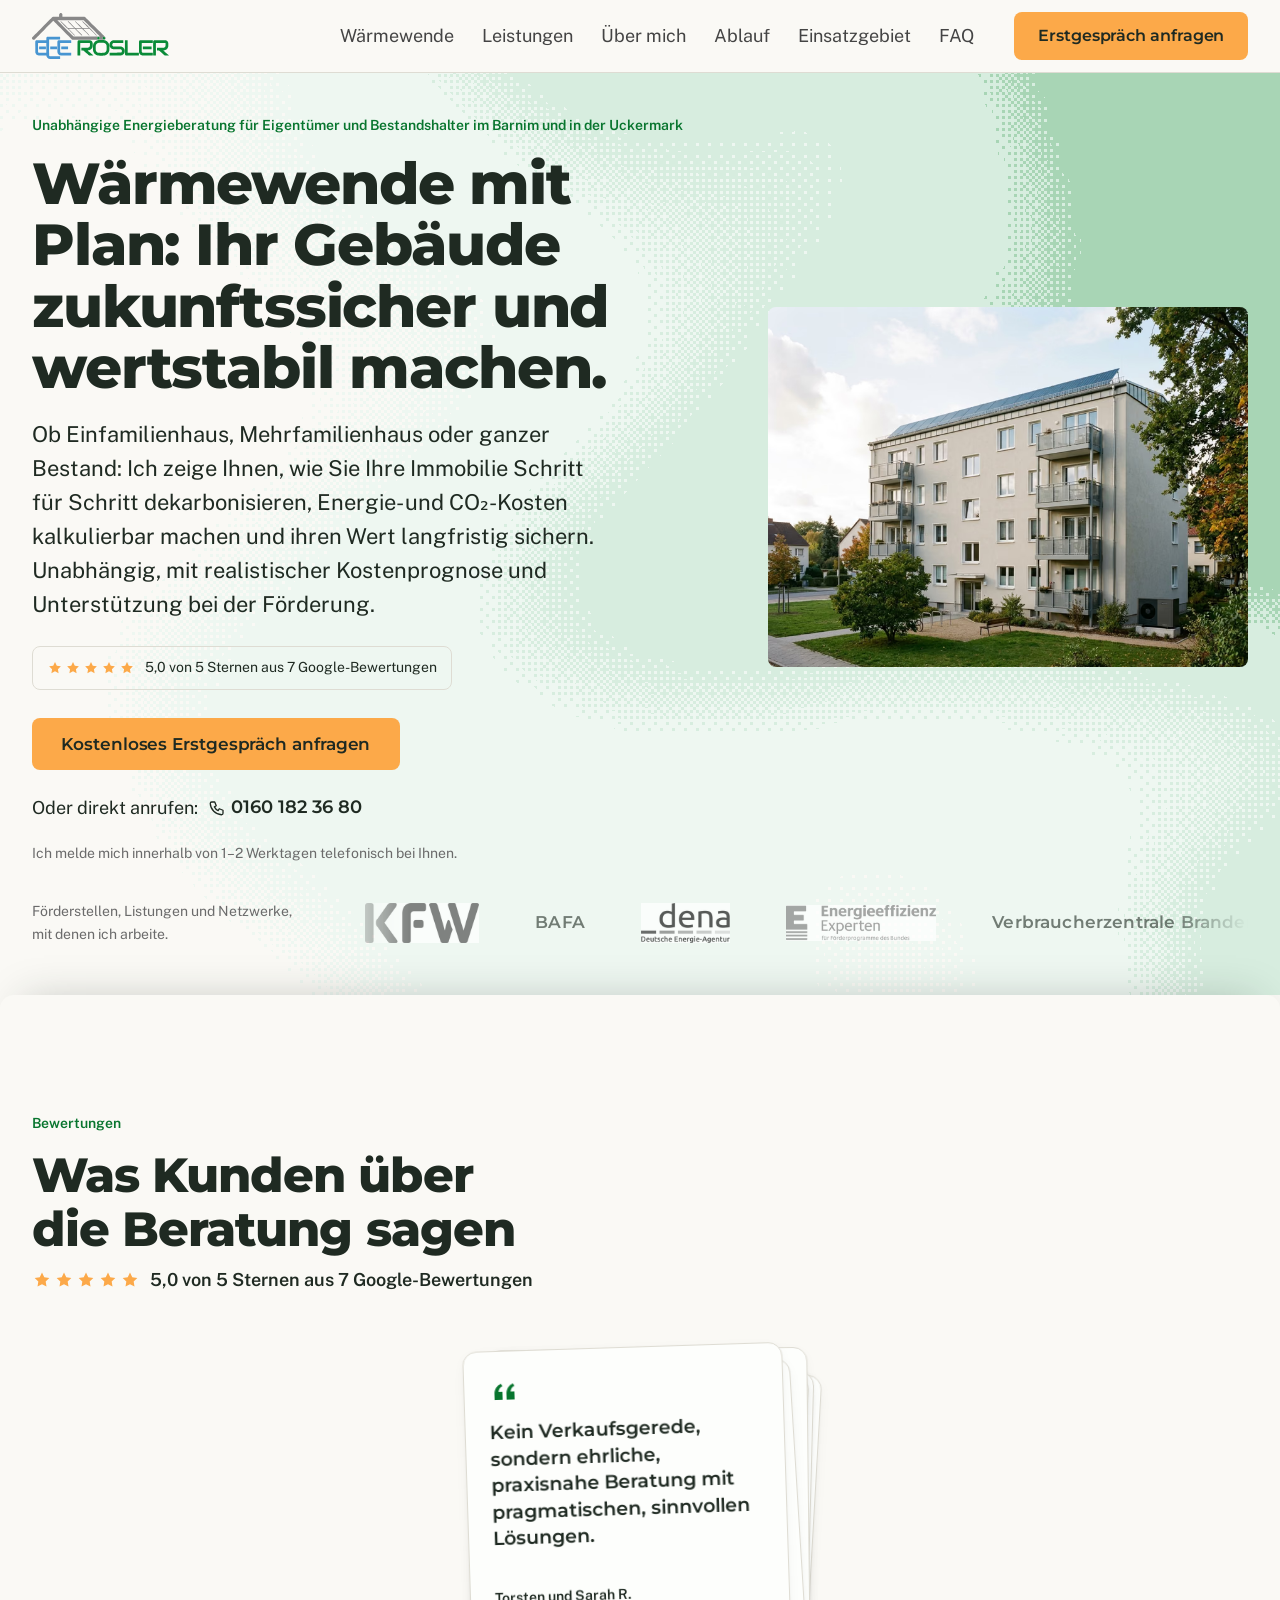
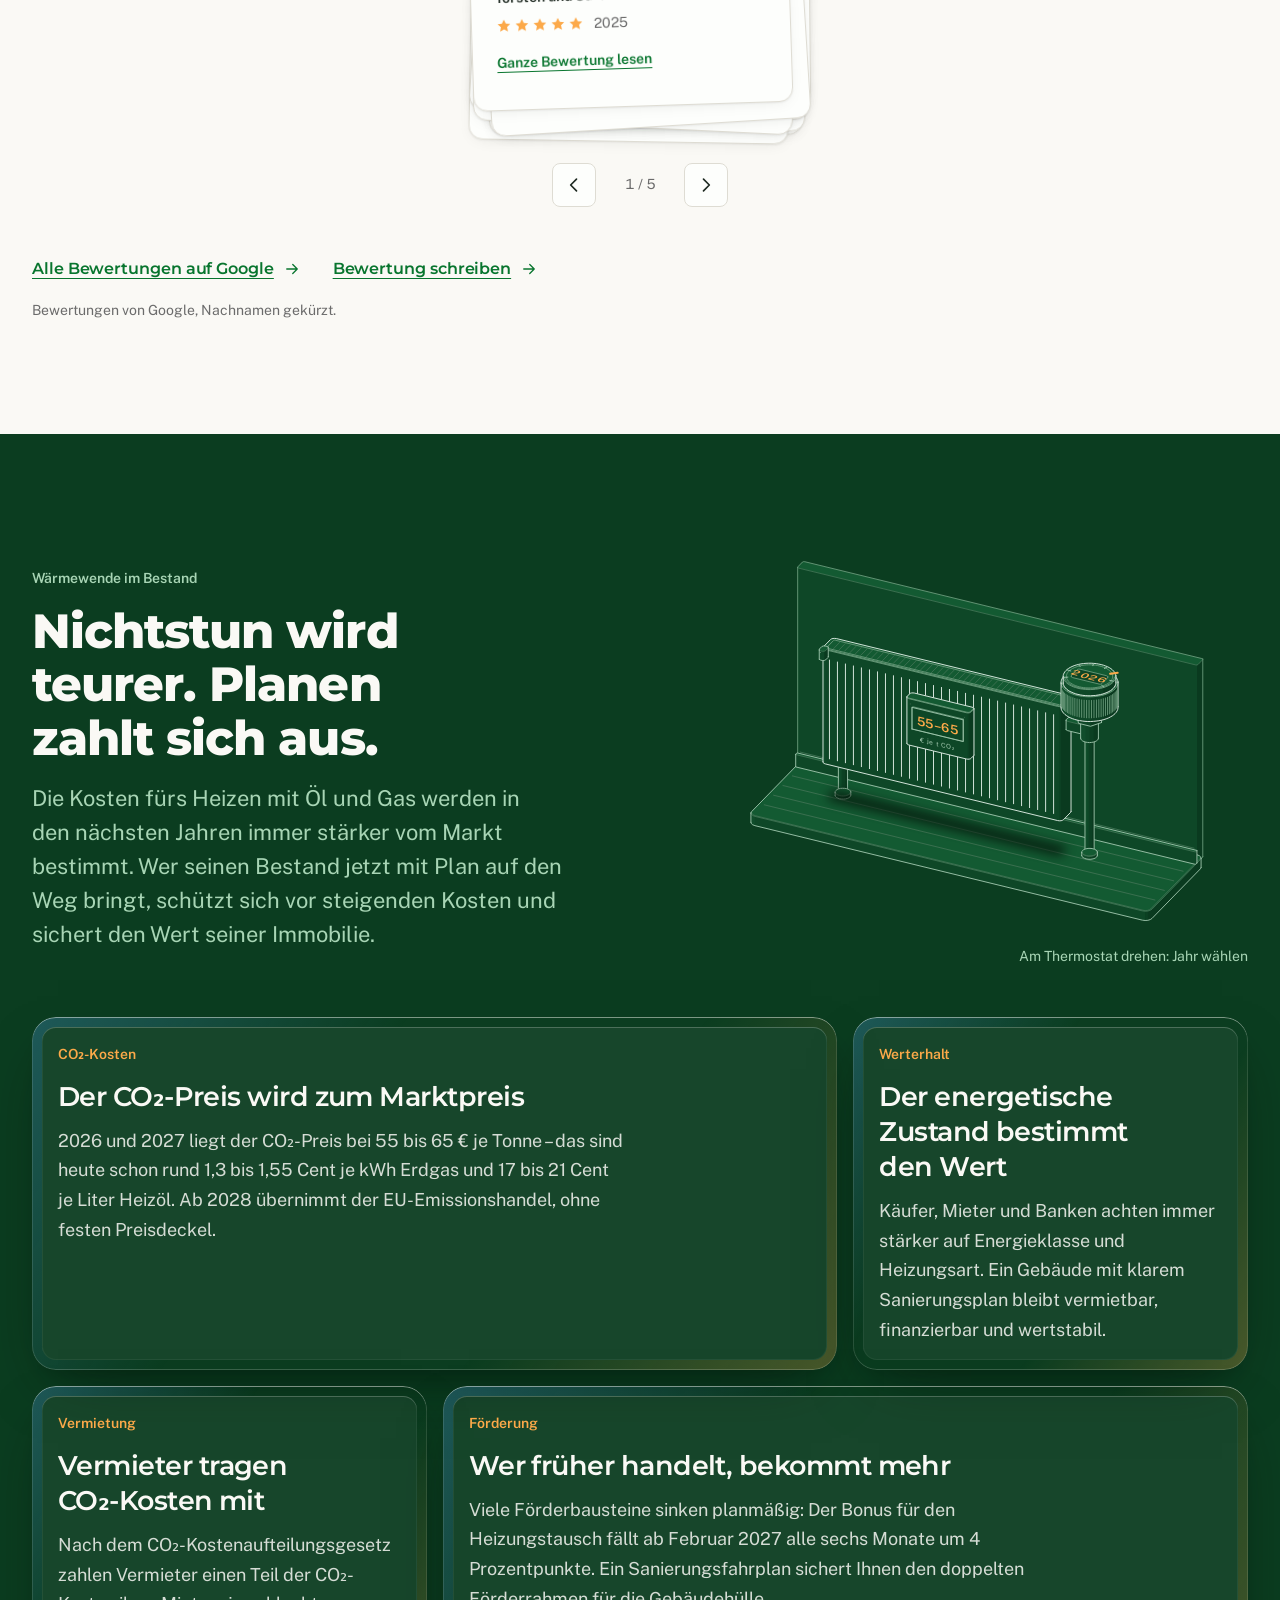
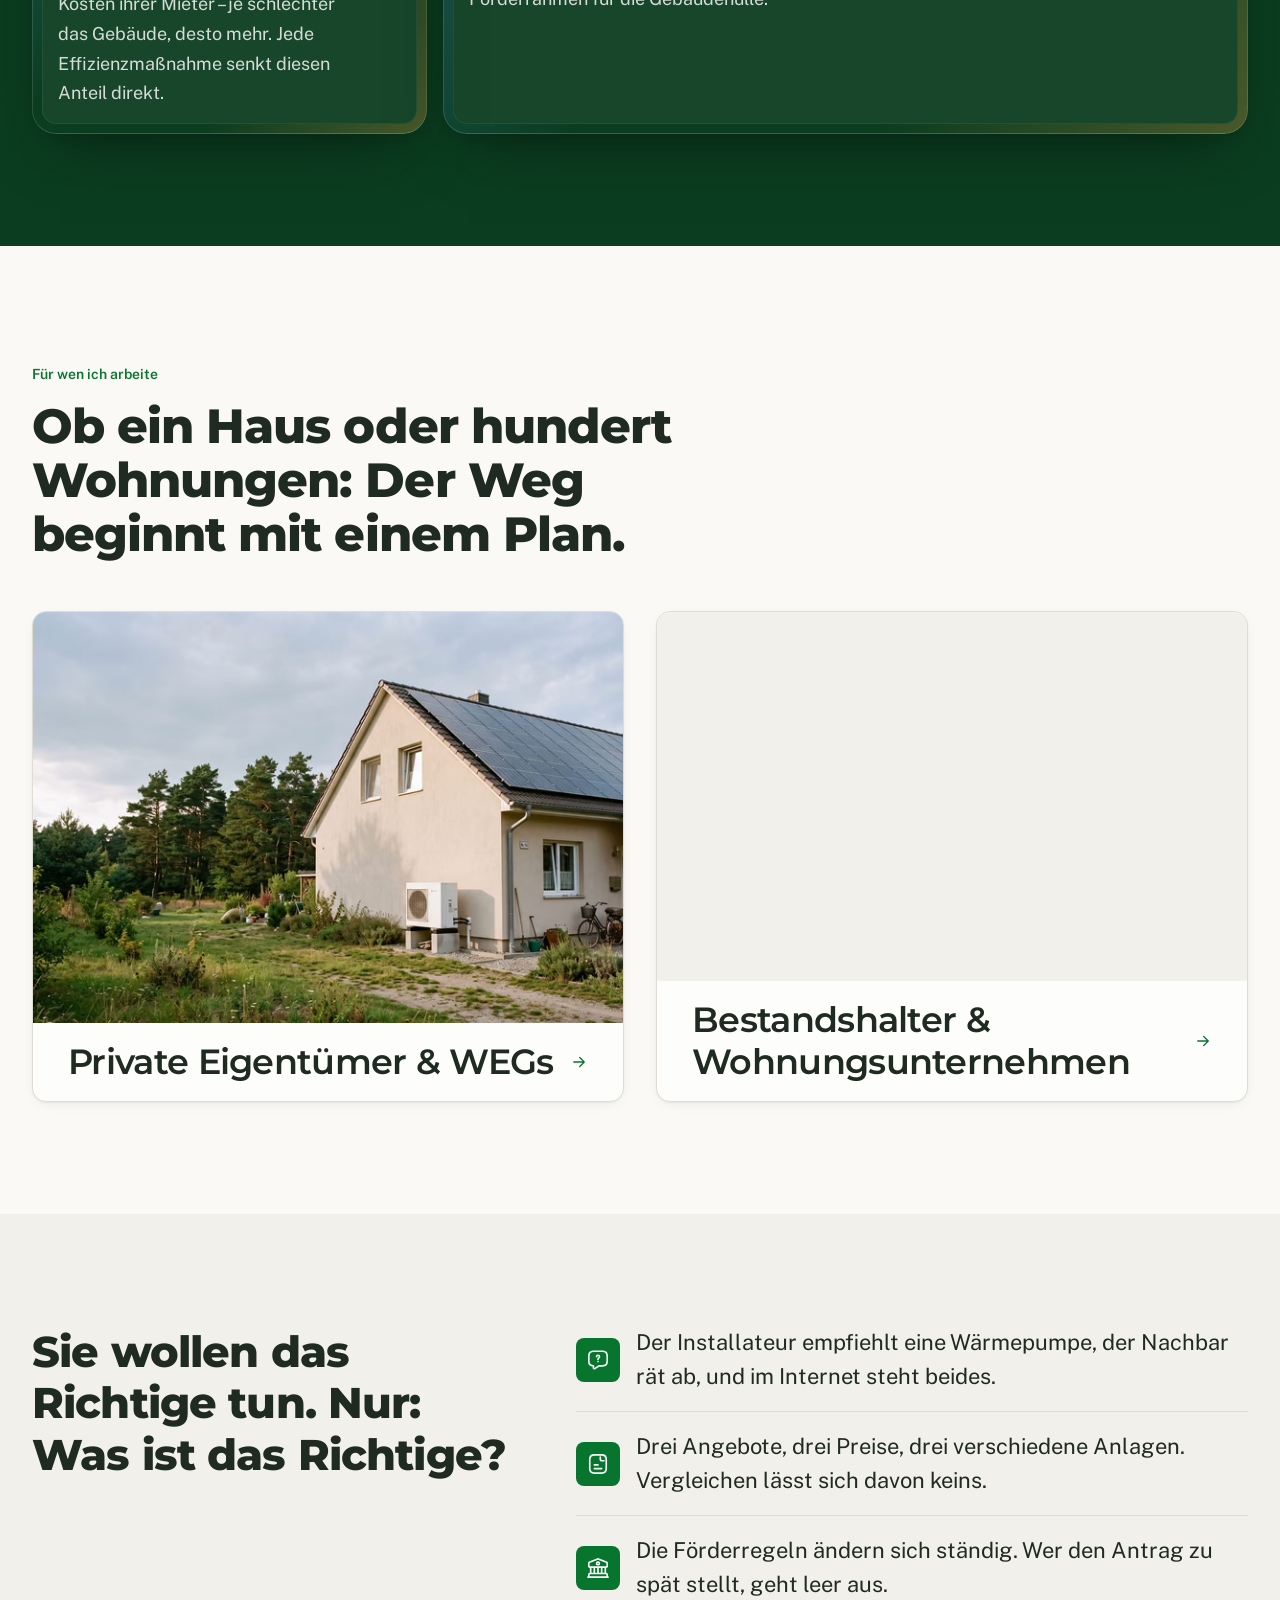
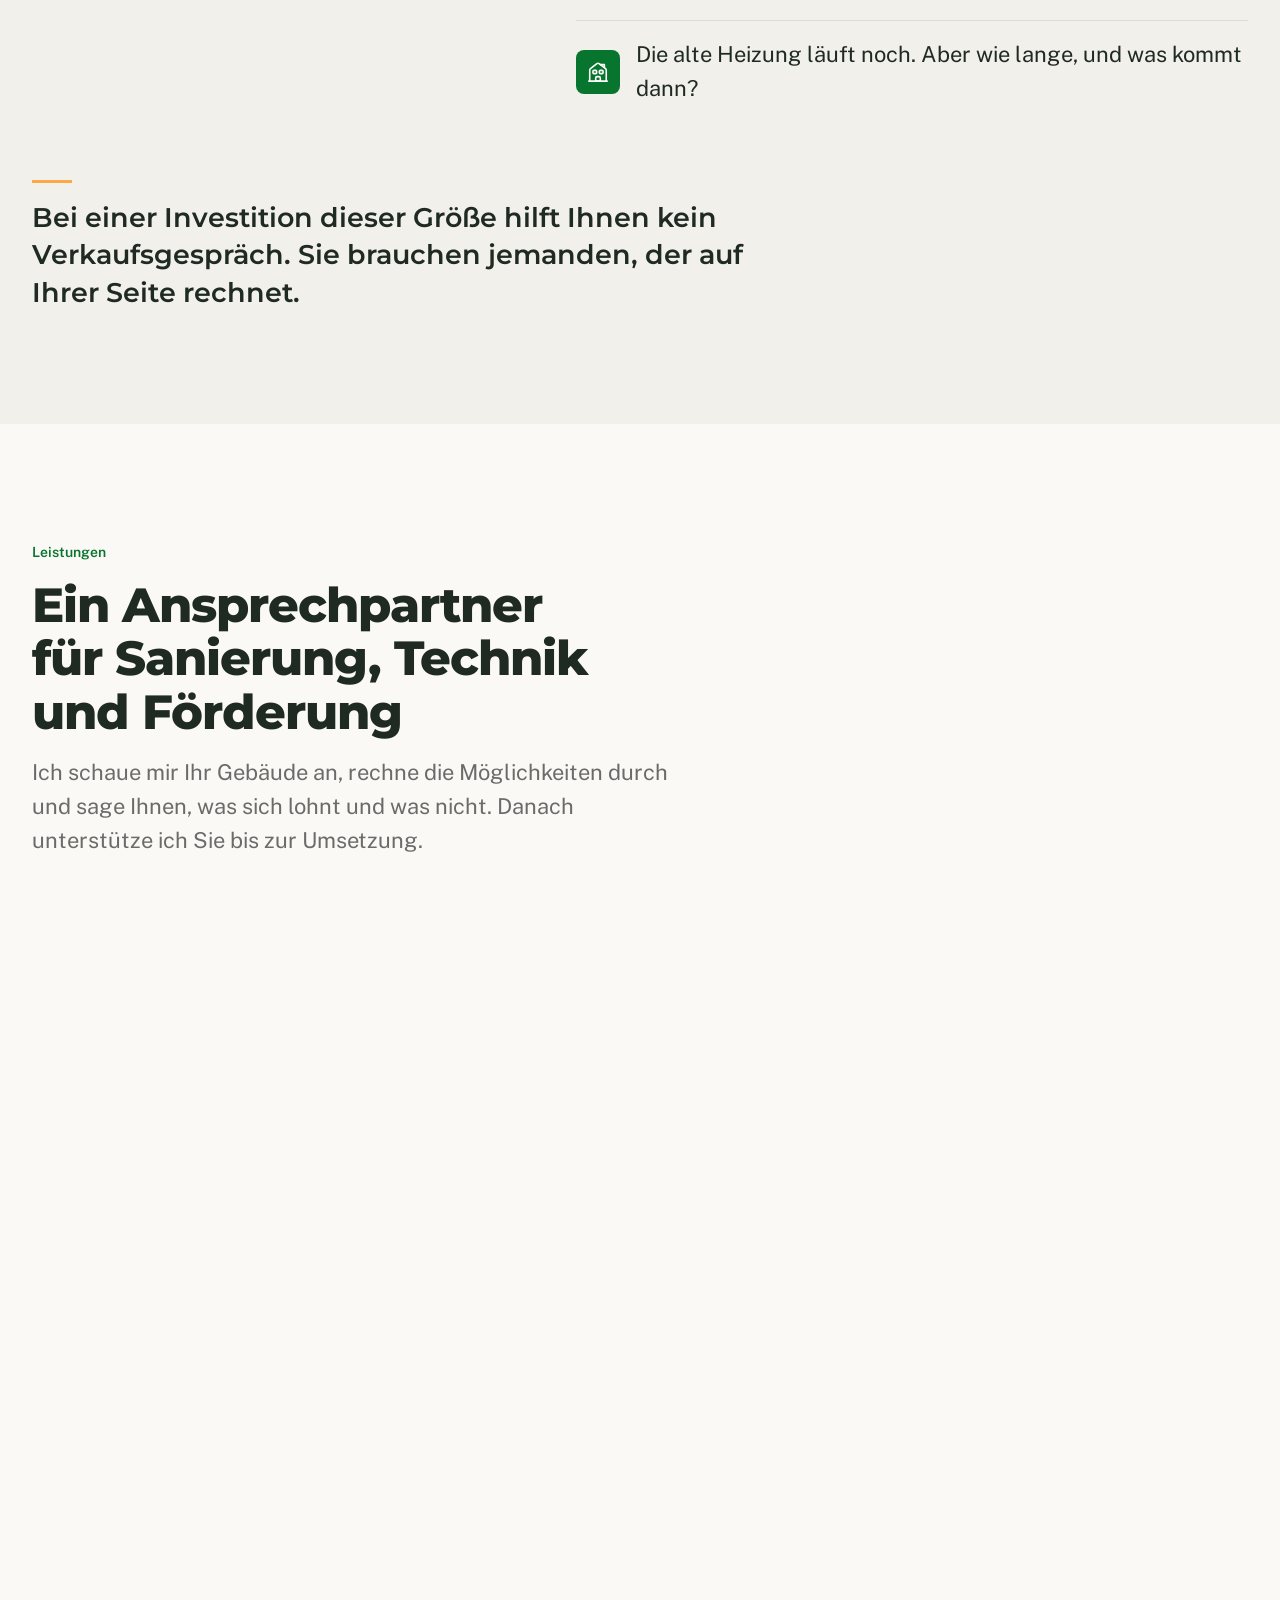
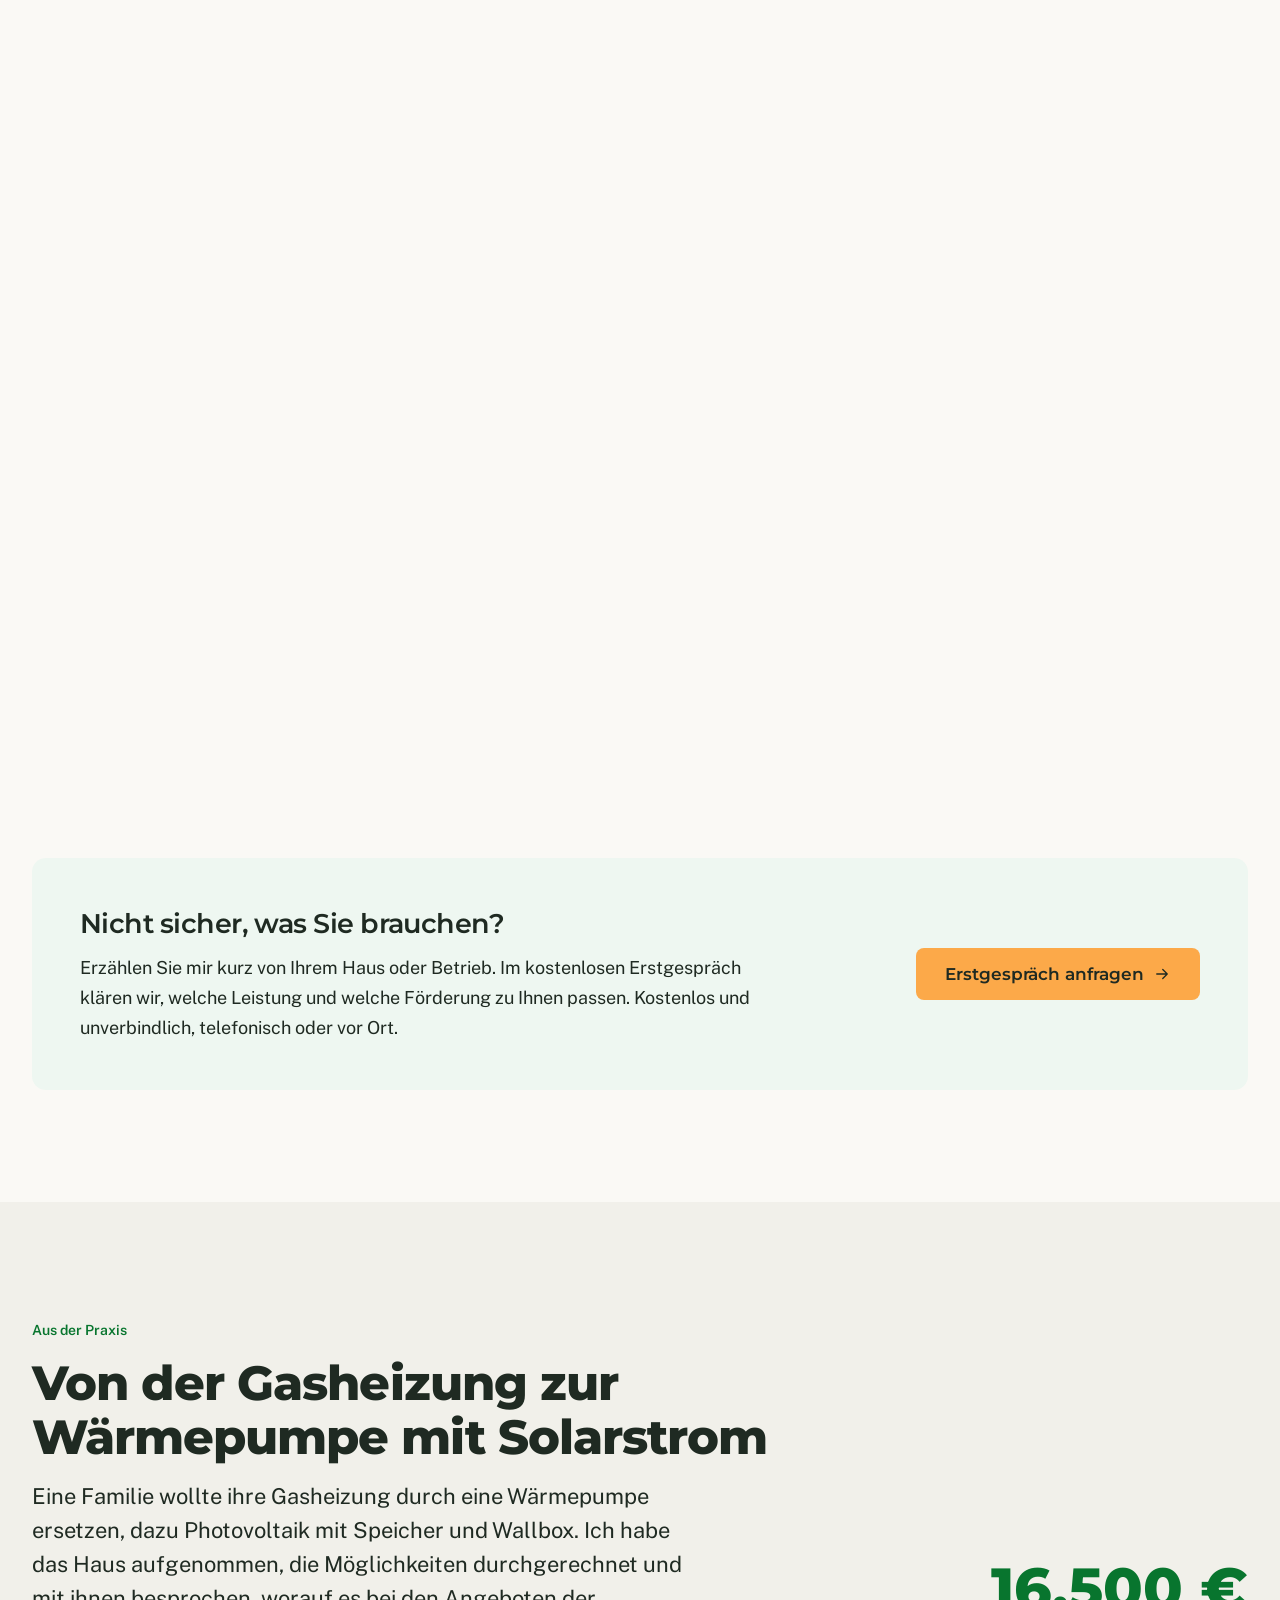
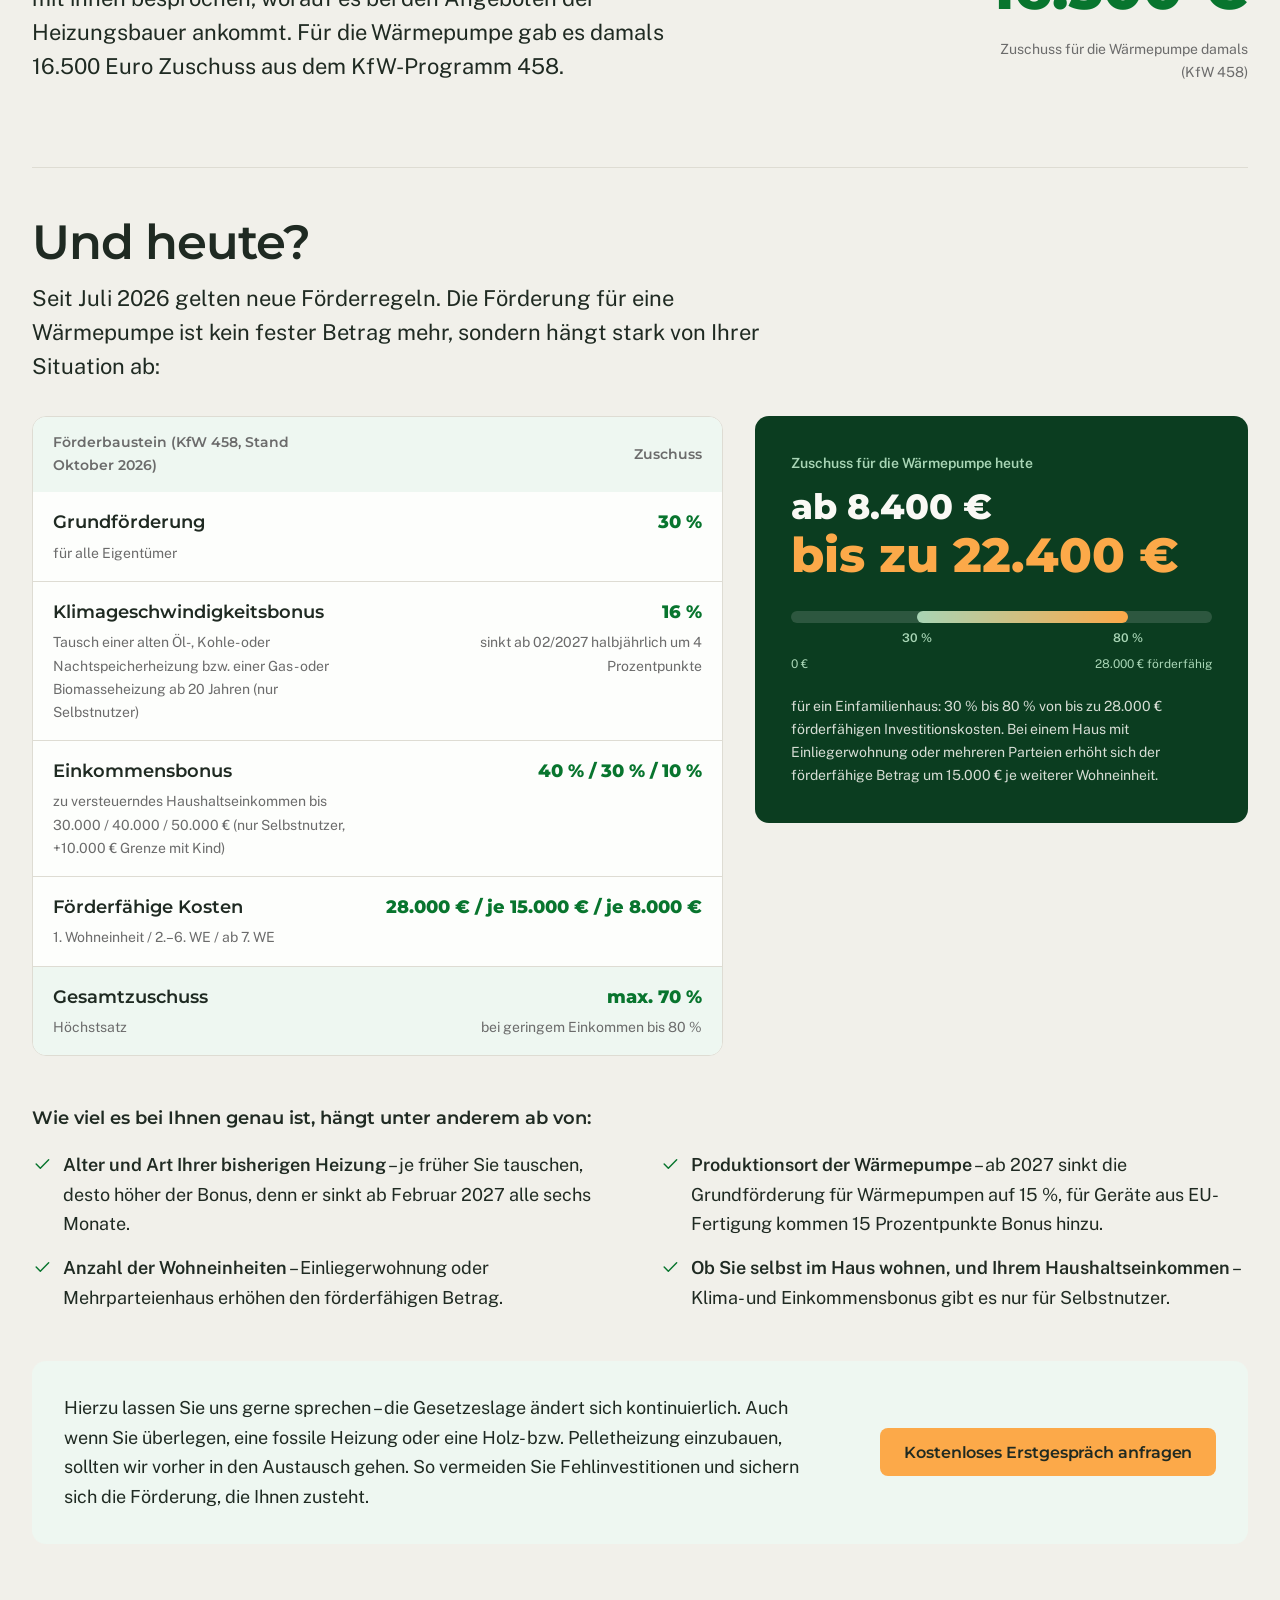
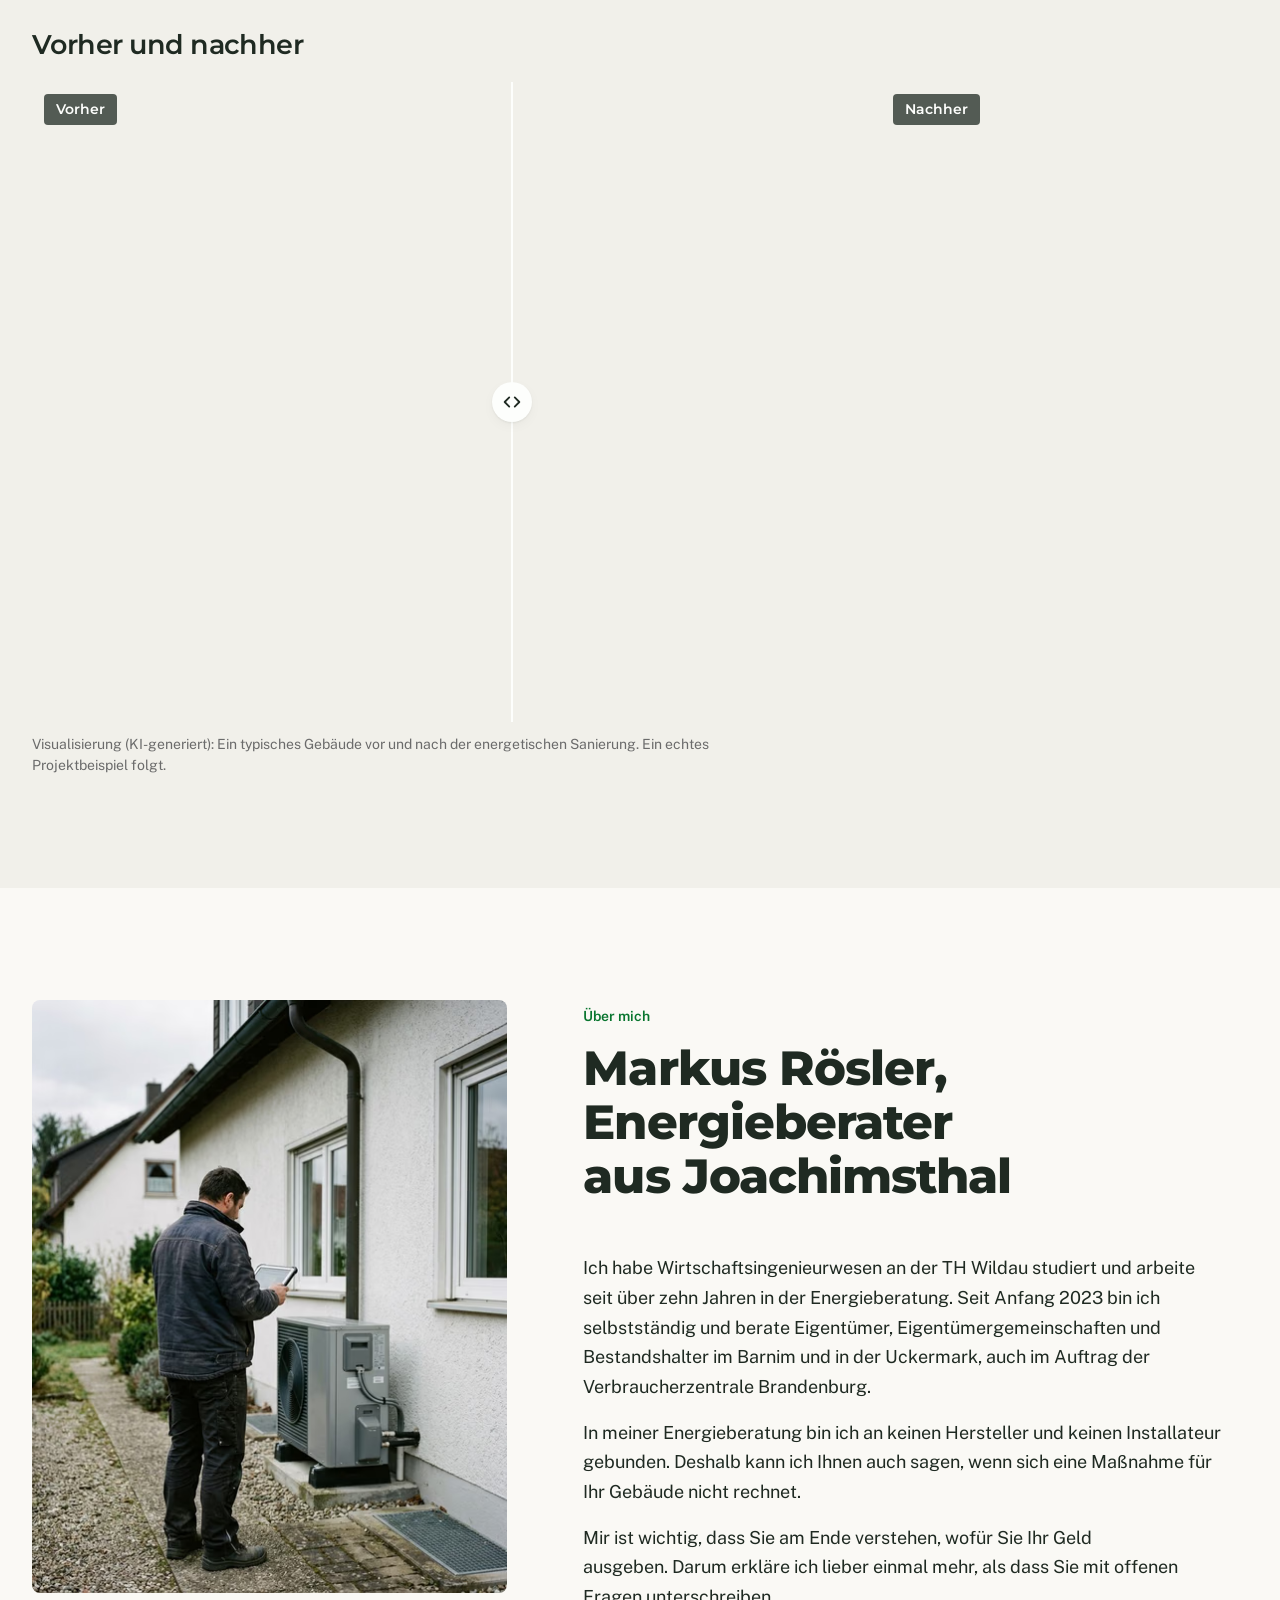
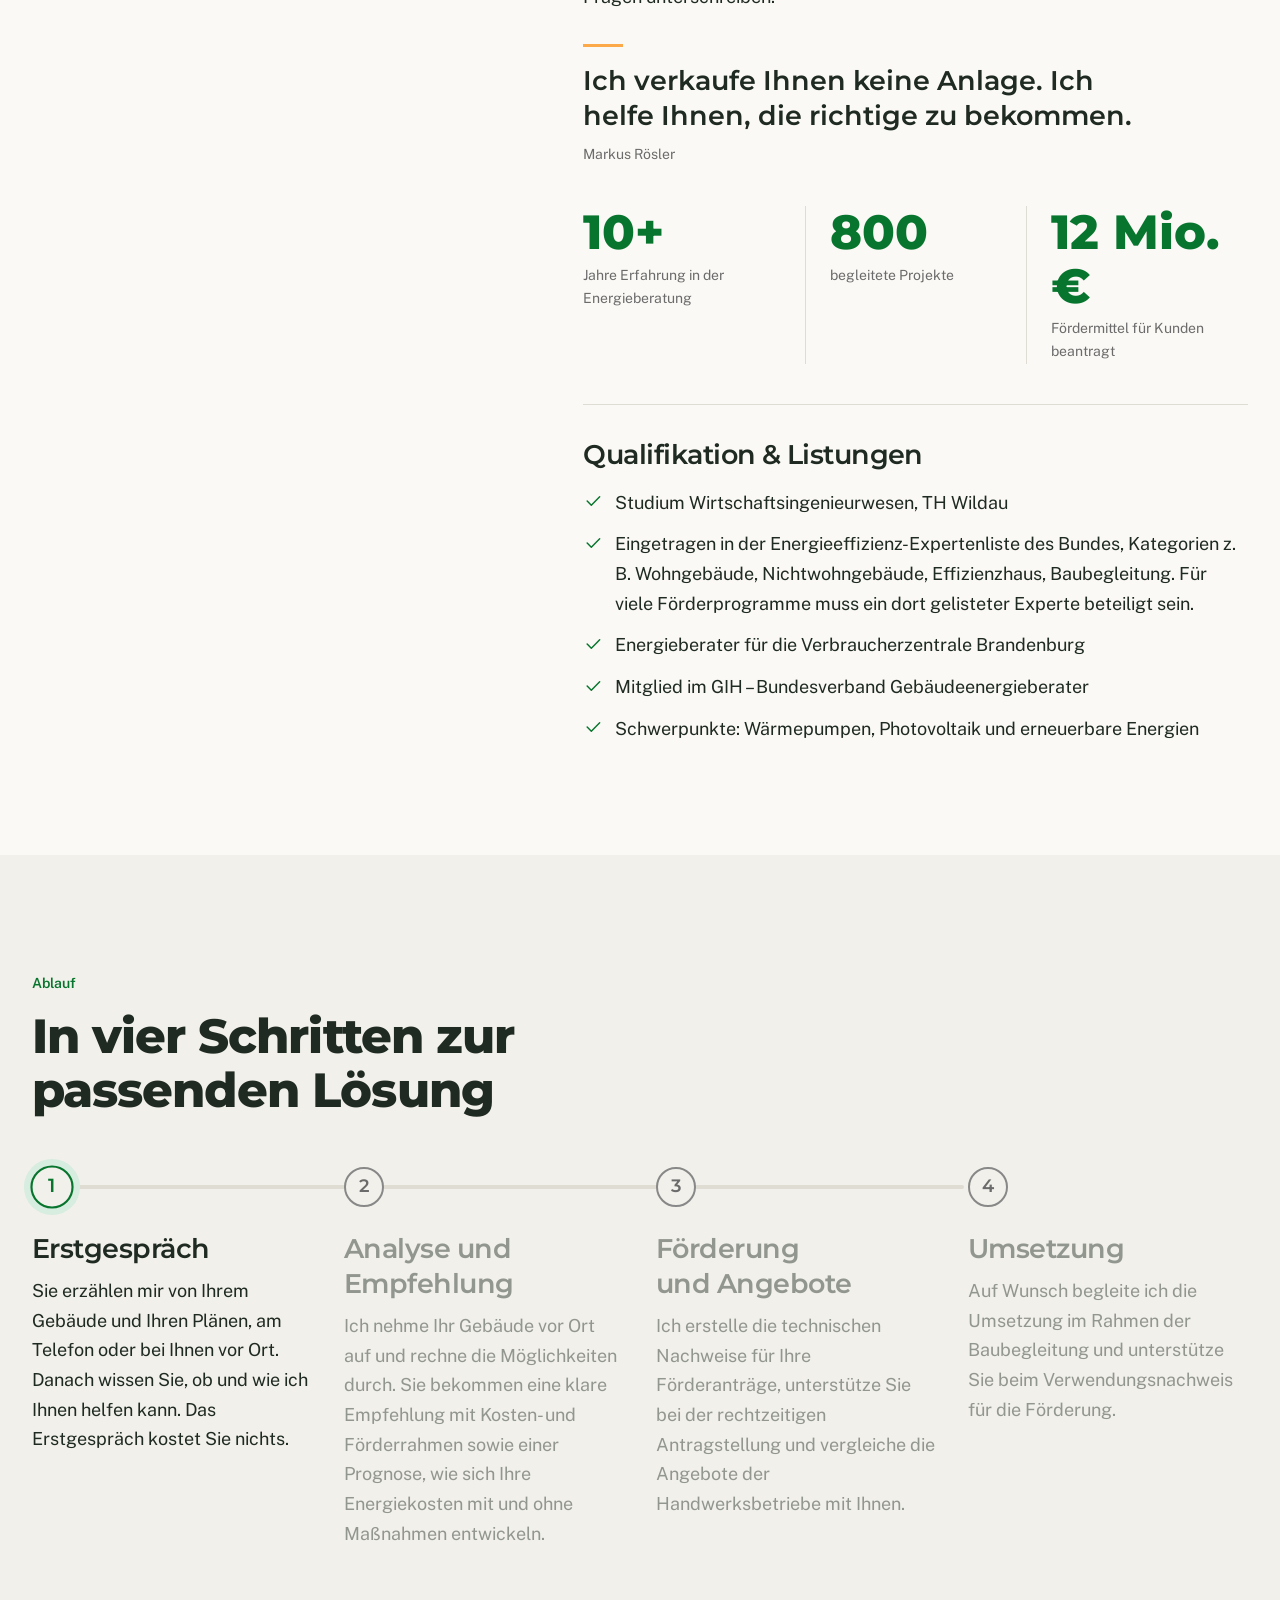
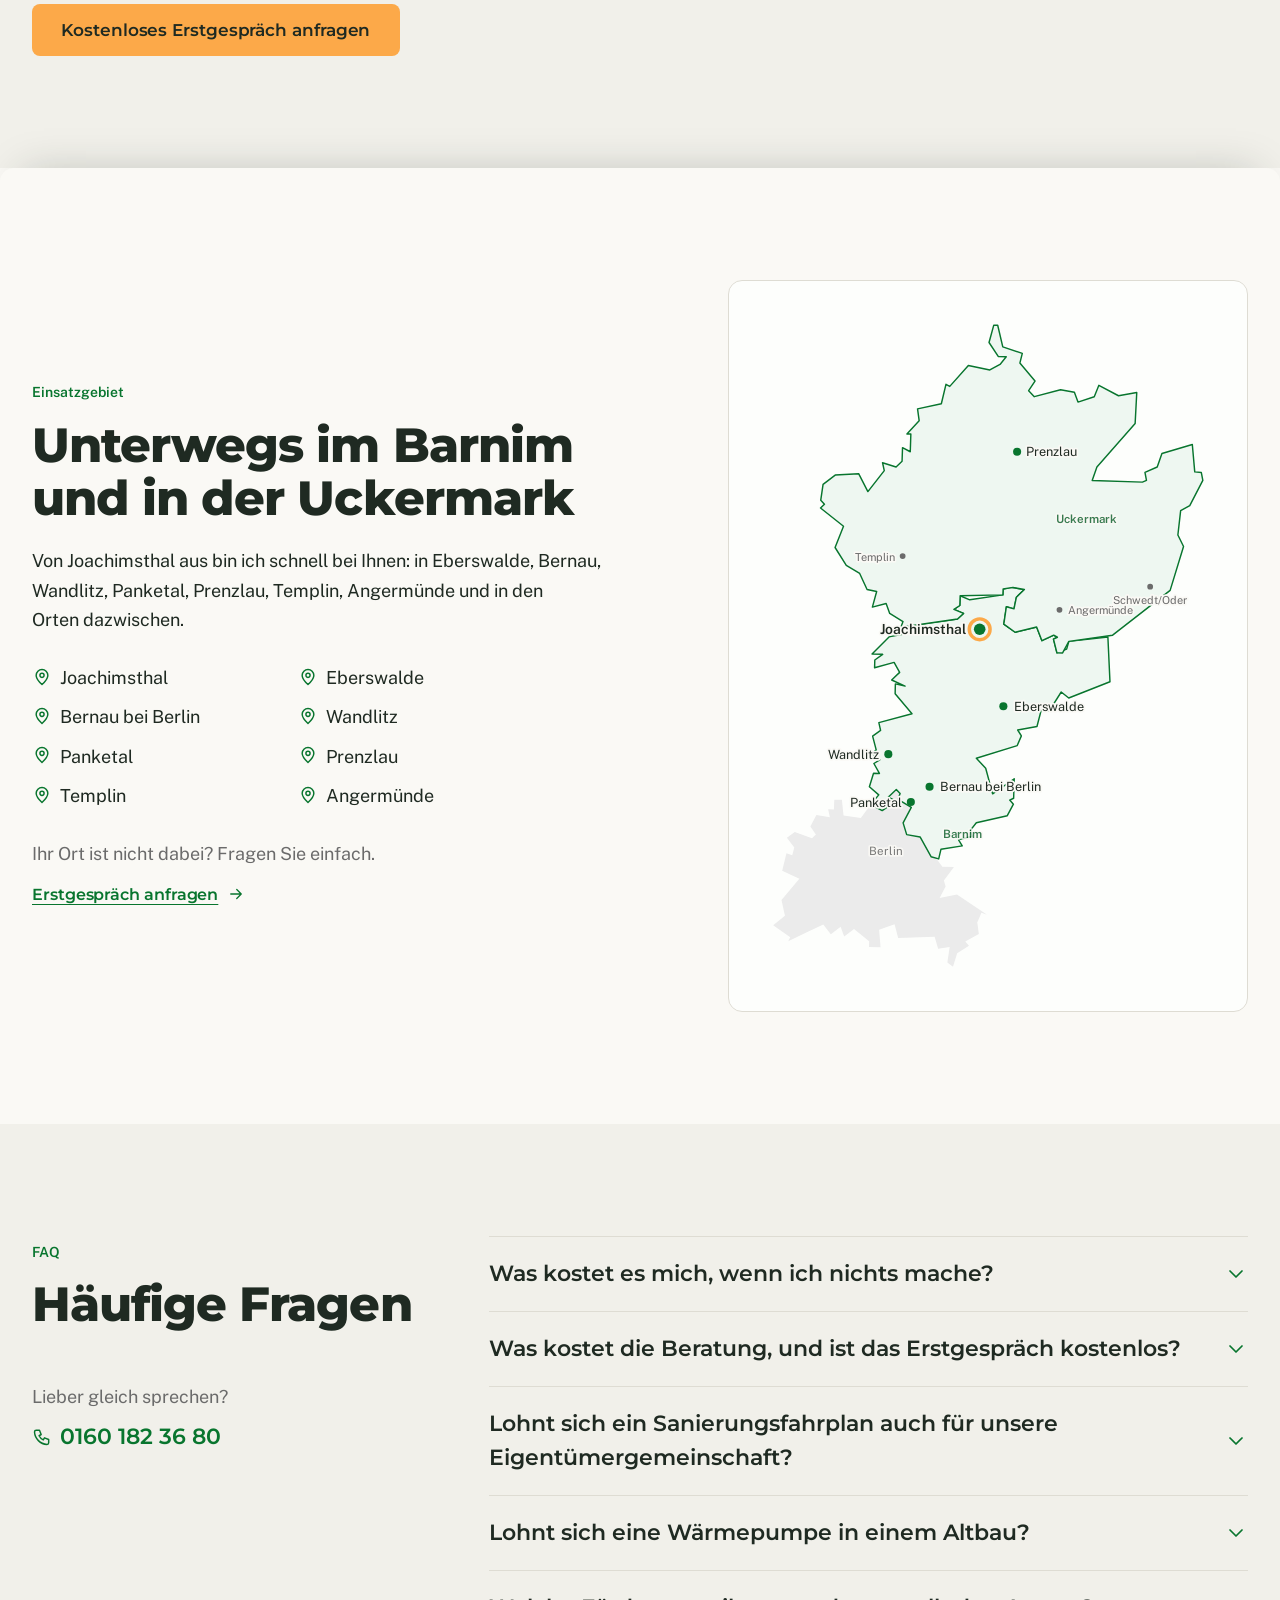
<file: eee-roesler/index.html>
<!DOCTYPE html><html lang="de"><head><meta charset="UTF-8"><meta name="viewport" content="width=device-width, initial-scale=1.0"><meta name="description" content="Unabhängige Energieberatung für Eigentümer, WEGs und Bestandshalter: Sanierungsfahrplan, Einfamilienhaus, Wärmepumpe, Dekarbonisierung, Kostenprognose und Unterstützung bei der Förderung. Markus Rösler, Joachimsthal."><meta name="robots" content="noindex, nofollow"><meta name="theme-color" content="#0A8B37"><meta property="og:title" content="Energieberater für Wärmewende &amp; Sanierung | Barnim &amp; Uckermark | EEE Rösler"><meta property="og:description" content="Unabhängige Energieberatung für Eigentümer, WEGs und Bestandshalter: Sanierungsfahrplan, Einfamilienhaus, Wärmepumpe, Dekarbonisierung, Kostenprognose und Unterstützung bei der Förderung. Markus Rösler, Joachimsthal."><meta property="og:type" content="website"><meta property="og:locale" content="de_DE"><meta property="og:url" content="https://www.eee-roesler.de/"><link rel="canonical" href="https://www.eee-roesler.de/"><title>Energieberater für Wärmewende &amp; Sanierung | Barnim &amp; Uckermark | EEE Rösler</title><link rel="icon" href="/eee-roesler/favicon.ico" sizes="48x48"><link rel="icon" type="image/svg+xml" href="/eee-roesler/favicon.svg"><link rel="apple-touch-icon" href="/eee-roesler/apple-touch-icon.png"><link rel="manifest" href="/eee-roesler/site.webmanifest"><meta property="og:image" content="https://www.eee-roesler.de/og-image.jpg"><meta property="og:image:width" content="1200"><meta property="og:image:height" content="630"><meta name="twitter:card" content="summary_large_image"><link rel="preload" href="/eee-roesler/_astro/montserrat-v31-latin-800.axpkC1rd.woff2" as="font" type="font/woff2" crossorigin><link rel="preload" href="/eee-roesler/_astro/public-sans-latin-400-normal.8Rpg0ruU.woff2" as="font" type="font/woff2" crossorigin><!-- 600er Schnitte stehen im ersten Bildschirm (Eyebrow, Navigation, Buttons): früh laden statt spät entdecken --><link rel="preload" href="/eee-roesler/_astro/public-sans-latin-600-normal.Fru-LXNs.woff2" as="font" type="font/woff2" crossorigin><link rel="preload" href="/eee-roesler/_astro/montserrat-v31-latin-600.UVxSCcoG.woff2" as="font" type="font/woff2" crossorigin><script>
    (function () {
      var d = document.documentElement;
      d.classList.add('js');
      if (window.matchMedia('(prefers-reduced-motion: reduce)').matches) return;
      d.classList.add('motion');
      setTimeout(function () { d.classList.add('motion-ready'); }, 2500);
    })();
  </script><style>/*! tailwindcss v4.3.3 | MIT License | https://tailwindcss.com */
@layer properties{@supports (((-webkit-hyphens:none)) and (not (margin-trim:inline))) or ((-moz-orient:inline) and (not (color:rgb(from red r g b)))){*,:before,:after,::backdrop{--tw-rotate-x:initial;--tw-rotate-y:initial;--tw-rotate-z:initial;--tw-skew-x:initial;--tw-skew-y:initial;--tw-border-style:solid;--tw-shadow:0 0 #0000;--tw-shadow-color:initial;--tw-shadow-alpha:100%;--tw-inset-shadow:0 0 #0000;--tw-inset-shadow-color:initial;--tw-inset-shadow-alpha:100%;--tw-ring-color:initial;--tw-ring-shadow:0 0 #0000;--tw-inset-ring-color:initial;--tw-inset-ring-shadow:0 0 #0000;--tw-ring-inset:initial;--tw-ring-offset-width:0px;--tw-ring-offset-color:#fff;--tw-ring-offset-shadow:0 0 #0000;--tw-outline-style:solid;--tw-blur:initial;--tw-brightness:initial;--tw-contrast:initial;--tw-grayscale:initial;--tw-hue-rotate:initial;--tw-invert:initial;--tw-opacity:initial;--tw-saturate:initial;--tw-sepia:initial;--tw-drop-shadow:initial;--tw-drop-shadow-color:initial;--tw-drop-shadow-alpha:100%;--tw-drop-shadow-size:initial;--tw-backdrop-blur:initial;--tw-backdrop-brightness:initial;--tw-backdrop-contrast:initial;--tw-backdrop-grayscale:initial;--tw-backdrop-hue-rotate:initial;--tw-backdrop-invert:initial;--tw-backdrop-opacity:initial;--tw-backdrop-saturate:initial;--tw-backdrop-sepia:initial}}}@layer theme{:root,:host{--font-sans:"Public Sans", ui-sans-serif, system-ui, -apple-system, "Segoe UI", sans-serif;--font-mono:ui-monospace, SFMono-Regular, Menlo, Monaco, Consolas, "Liberation Mono", "Courier New", monospace;--color-orange-100:#feebd3;--color-orange-400:#fca949;--color-orange-500:#f2952a;--color-green-50:#eef7f1;--color-green-100:#d7eddf;--color-green-200:#a8d5b5;--color-green-600:#0a8b37;--color-green-700:#08752e;--color-green-800:#0a5c27;--color-green-950:#0b3d20;--color-blue-100:#e3eff8;--color-blue-500:#4795d1;--color-blue-700:#2b6fa6;--color-gray-200:#ebebeb;--color-gray-400:#888;--color-gray-500:#6b6b6b;--color-gray-700:#444;--color-white:#fdfefc;--spacing:.25rem;--text-sm:.875rem;--text-sm--line-height:1.5;--text-base:clamp(1.0625rem, 1.03rem + .15vw, 1.125rem);--text-base--line-height:1.65;--text-lg:clamp(1.1875rem, 1.13rem + .3vw, 1.375rem);--text-lg--line-height:1.55;--text-xl:clamp(1.375rem, 1.25rem + .55vw, 1.75rem);--text-xl--line-height:1.3;--text-2xl:clamp(1.625rem, 1.4rem + 1vw, 2.25rem);--text-2xl--line-height:1.2;--text-3xl:clamp(2rem, 1.6rem + 1.8vw, 3rem);--text-3xl--line-height:1.12;--text-4xl:clamp(2rem, 1.45rem + 2.7vw, 3.75rem);--text-4xl--line-height:1.06;--tracking-tight:-.02em;--radius-sm:4px;--radius-md:8px;--radius-lg:14px;--ease-out:cubic-bezier(.22, 1, .36, 1);--default-transition-duration:.15s;--default-transition-timing-function:cubic-bezier(.4, 0, .2, 1);--default-font-family:var(--font-sans);--default-mono-font-family:var(--font-mono);--color-paper:#faf9f5;--color-ink:#1f2a22;--color-bg:var(--color-paper);--color-surface:var(--color-white);--color-surface-muted:#f1f0ea;--color-text:var(--color-ink);--color-text-muted:var(--color-gray-500);--color-line:#dedcd3;--color-accent:var(--color-green-700);--color-cta:var(--color-orange-400);--color-cta-hover:var(--color-orange-500);--color-on-cta:var(--color-ink);--color-dark:var(--color-green-950);--color-on-dark:var(--color-paper);--color-on-dark-muted:var(--color-green-200);--color-on-accent:var(--color-white);--color-error:#a12a1e;--color-error-bg:var(--color-white);--color-overlay:#1f2a22bf;--color-hover-tint:#1f2a220d;--color-hover-tint-on-dark:#faf9f514;--color-mask:#0a0f0b;--color-sheet-shadow:#1f2a2240;--color-on-dark-line-strong:#faf9f52e;--color-on-dark-body-strong:#faf9f5d9;--font-display:"Montserrat", ui-sans-serif, system-ui, sans-serif;--tracking-eyebrow:.08em;--shadow-card:0 1px 2px #1f2a220f, 0 4px 16px -6px #1f2a221a;--duration-fast:.16s;--duration-base:.32s;--duration-reveal:.7s}}@layer base{*,:after,:before,::backdrop{box-sizing:border-box;border:0 solid;margin:0;padding:0}::file-selector-button{box-sizing:border-box;border:0 solid;margin:0;padding:0}html,:host{-webkit-text-size-adjust:100%;tab-size:4;line-height:1.5;font-family:var(--default-font-family,-apple-system, BlinkMacSystemFont, "Segoe UI", Roboto, "Helvetica Neue", "Noto Sans", Arial, sans-serif, "Apple Color Emoji", "Segoe UI Emoji", "Segoe UI Symbol", "Noto Color Emoji");font-feature-settings:var(--default-font-feature-settings,normal);font-variation-settings:var(--default-font-variation-settings,normal);-webkit-tap-highlight-color:transparent}hr{height:0;color:inherit;border-top-width:1px}abbr:where([title]){text-decoration:underline dotted}h1,h2,h3,h4,h5,h6{font-size:inherit;font-weight:inherit}a{color:inherit;-webkit-text-decoration:inherit;-webkit-text-decoration:inherit;-webkit-text-decoration:inherit;text-decoration:inherit}b,strong{font-weight:bolder}code,kbd,samp,pre{font-family:var(--default-mono-font-family,ui-monospace, SFMono-Regular, Menlo, Monaco, Consolas, "Liberation Mono", "Courier New", monospace);font-feature-settings:var(--default-mono-font-feature-settings,normal);font-variation-settings:var(--default-mono-font-variation-settings,normal);font-size:1em}small{font-size:80%}sub,sup{vertical-align:baseline;font-size:75%;line-height:0;position:relative}sub{bottom:-.25em}sup{top:-.5em}table{text-indent:0;border-color:inherit;border-collapse:collapse}:-moz-focusring:where(:not(iframe)){outline:auto}progress{vertical-align:baseline}summary{display:list-item}ol,ul,menu{list-style:none}img,svg,video,canvas,audio,iframe,embed,object{vertical-align:middle;display:block}img,video{max-width:100%;height:auto}button,input,select,optgroup,textarea{font:inherit;font-feature-settings:inherit;font-variation-settings:inherit;letter-spacing:inherit;color:inherit;opacity:1;background-color:#0000;border-radius:0}::file-selector-button{font:inherit;font-feature-settings:inherit;font-variation-settings:inherit;letter-spacing:inherit;color:inherit;opacity:1;background-color:#0000;border-radius:0}:where(select:is([multiple],[size])) optgroup{font-weight:bolder}:where(select:is([multiple],[size])) optgroup option{padding-inline-start:20px}::file-selector-button{margin-inline-end:4px}::placeholder{opacity:1}@supports (not ((-webkit-appearance:-apple-pay-button))) or (contain-intrinsic-size:1px){::placeholder{color:currentColor}@supports (color:color-mix(in lab, red, red)){::placeholder{color:color-mix(in oklab, currentcolor 50%, transparent)}}}textarea{resize:vertical}::-webkit-search-decoration{-webkit-appearance:none}::-webkit-date-and-time-value{min-height:1lh;text-align:inherit}::-webkit-datetime-edit{display:inline-flex}::-webkit-datetime-edit-fields-wrapper{padding:0}::-webkit-datetime-edit{padding-block:0}::-webkit-datetime-edit-year-field{padding-block:0}::-webkit-datetime-edit-month-field{padding-block:0}::-webkit-datetime-edit-day-field{padding-block:0}::-webkit-datetime-edit-hour-field{padding-block:0}::-webkit-datetime-edit-minute-field{padding-block:0}::-webkit-datetime-edit-second-field{padding-block:0}::-webkit-datetime-edit-millisecond-field{padding-block:0}::-webkit-datetime-edit-meridiem-field{padding-block:0}::-webkit-calendar-picker-indicator{line-height:1}:-moz-ui-invalid{box-shadow:none}button,input:where([type=button],[type=reset],[type=submit]){appearance:button}::file-selector-button{appearance:button}::-webkit-inner-spin-button{height:auto}::-webkit-outer-spin-button{height:auto}[hidden]:where(:not([hidden=until-found])){display:none!important}*,:before,:after{box-sizing:border-box}html{scroll-behavior:smooth;scrollbar-color:var(--color-green-700) var(--color-paper);scroll-padding-top:calc(var(--header-h) + 1rem);-webkit-text-size-adjust:100%;overflow-x:clip}body{font-family:var(--font-sans);font-size:var(--text-base);line-height:var(--text-base--line-height);color:var(--color-text);background:var(--color-bg);-webkit-font-smoothing:antialiased;text-rendering:optimizelegibility;margin:0;overflow-x:clip}h1,h2,h3,h4{font-family:var(--font-display);letter-spacing:var(--tracking-tight);text-wrap:balance;overflow-wrap:break-word;min-width:0;margin:0;font-weight:800}h1{font-size:var(--text-4xl);line-height:var(--text-4xl--line-height);font-weight:800}h2{font-size:var(--text-3xl);line-height:var(--text-3xl--line-height)}h3{font-size:var(--text-xl);line-height:var(--text-xl--line-height);font-weight:600}p{text-wrap:pretty}a{color:var(--color-accent);text-underline-offset:.18em}img,svg,video{max-width:100%;height:auto;display:block}:focus-visible{outline:3px solid var(--color-blue-700);outline-offset:3px;border-radius:var(--radius-sm)}::selection{background:var(--color-green-200);color:var(--color-green-950)}}@layer components{.container{width:100%;max-width:calc(var(--container-max) + 2 * var(--gutter));padding-inline:var(--gutter);margin-inline:auto}.section{padding-block:var(--section-y)}.section[data-tone=muted]{background:var(--color-surface-muted)}.section[data-tone=dark]{background:var(--color-dark);color:var(--color-on-dark)}.section[data-tone=dark] a{color:var(--color-on-dark)}}@layer utilities{.visible{visibility:visible}.sr-only{clip-path:inset(50%);white-space:nowrap;border-width:0;width:1px;height:1px;margin:-1px;padding:0;position:absolute;overflow:hidden}.static{position:static}.sticky{position:sticky}.container{width:100%}@media (width>=40rem){.container{max-width:40rem}}@media (width>=48rem){.container{max-width:48rem}}@media (width>=64rem){.container{max-width:64rem}}@media (width>=80rem){.container{max-width:80rem}}@media (width>=96rem){.container{max-width:96rem}}.m-675{margin:calc(var(--spacing) * 675)}.flex{display:flex}.hidden{display:none}.inline{display:inline}.flex-shrink{flex-shrink:1}.border-collapse{border-collapse:collapse}.transform{transform:var(--tw-rotate-x,) var(--tw-rotate-y,) var(--tw-rotate-z,) var(--tw-skew-x,) var(--tw-skew-y,)}.resize{resize:both}.flex-wrap{flex-wrap:wrap}.rounded{border-radius:.25rem}.border{border-style:var(--tw-border-style);border-width:1px}.text-sm{font-size:var(--text-sm);line-height:var(--tw-leading,var(--text-sm--line-height))}.text-wrap{text-wrap:wrap}.ring{--tw-ring-shadow:var(--tw-ring-inset,) 0 0 0 calc(1px + var(--tw-ring-offset-width)) var(--tw-ring-color,currentcolor);box-shadow:var(--tw-inset-shadow), var(--tw-inset-ring-shadow), var(--tw-ring-offset-shadow), var(--tw-ring-shadow), var(--tw-shadow)}.outline{outline-style:var(--tw-outline-style);outline-width:1px}.blur{--tw-blur:blur(8px);filter:var(--tw-blur,) var(--tw-brightness,) var(--tw-contrast,) var(--tw-grayscale,) var(--tw-hue-rotate,) var(--tw-invert,) var(--tw-saturate,) var(--tw-sepia,) var(--tw-drop-shadow,)}.filter{filter:var(--tw-blur,) var(--tw-brightness,) var(--tw-contrast,) var(--tw-grayscale,) var(--tw-hue-rotate,) var(--tw-invert,) var(--tw-saturate,) var(--tw-sepia,) var(--tw-drop-shadow,)}.backdrop-filter{backdrop-filter:var(--tw-backdrop-blur,) var(--tw-backdrop-brightness,) var(--tw-backdrop-contrast,) var(--tw-backdrop-grayscale,) var(--tw-backdrop-hue-rotate,) var(--tw-backdrop-invert,) var(--tw-backdrop-opacity,) var(--tw-backdrop-saturate,) var(--tw-backdrop-sepia,)}.transition{transition-property:color,background-color,border-color,outline-color,text-decoration-color,fill,stroke,--tw-gradient-from,--tw-gradient-via,--tw-gradient-to,opacity,box-shadow,transform,translate,scale,rotate,filter,-webkit-backdrop-filter,backdrop-filter,display,content-visibility,overlay,pointer-events;transition-timing-function:var(--tw-ease,var(--default-transition-timing-function));transition-duration:var(--tw-duration,var(--default-transition-duration))}}@font-face{font-family:Montserrat;src:url(/eee-roesler/_astro/montserrat-v31-latin-600.UVxSCcoG.woff2)format("woff2");font-weight:600;font-style:normal;font-display:swap}@font-face{font-family:Montserrat;src:url(/eee-roesler/_astro/montserrat-v31-latin-800.axpkC1rd.woff2)format("woff2");font-weight:800;font-style:normal;font-display:swap}@font-face{font-family:Public Sans;src:url(/eee-roesler/_astro/public-sans-latin-400-normal.8Rpg0ruU.woff2)format("woff2");font-weight:400;font-style:normal;font-display:swap}@font-face{font-family:Public Sans;src:url(/eee-roesler/_astro/public-sans-latin-400-italic.B1appi_f.woff2)format("woff2");font-weight:400;font-style:italic;font-display:swap}@font-face{font-family:Public Sans;src:url(/eee-roesler/_astro/public-sans-latin-600-normal.Fru-LXNs.woff2)format("woff2");font-weight:600;font-style:normal;font-display:swap}:root{--container-max:1180px;--container-narrow:760px;--gutter:clamp(1rem, 4vw, 2rem);--section-y:clamp(4rem, 3rem + 5vw, 7.5rem);--header-h:72px;--bottom-bar-h:64px;--color-on-dark-line:#faf9f524;--color-on-dark-body:#faf9f5d6;--glass-tint:#faf9f50d;--glass-edge:inset 0 1px 0 #faf9f52e, inset 0 0 0 1px #faf9f50f;--glass-ring:inset 0 1px 0 #faf9f566, inset 0 0 0 1px #faf9f51f, inset 0 -1px 0 #faf9f514;--glass-drop:0 26px 60px -26px #04160bb3, 0 10px 26px -18px #04160b80;--glass-chroma:linear-gradient(125deg, #4795d152 0%, transparent 36%, transparent 64%, #fca94942 100%);--color-hairline-mid:#3f7253;--color-hairline-lo:#2a5a3c}@media (prefers-reduced-motion:reduce){html{scroll-behavior:auto}*,:before,:after{transition-duration:.01ms!important;animation-duration:.01ms!important;animation-iteration-count:1!important}}.motion:not(.motion-ready) [data-hero-anim]{visibility:hidden}html.lenis,html.lenis body{height:auto}html.lenis{scroll-behavior:auto}.lenis.lenis-stopped{overflow:clip}.lenis.lenis-smooth [data-lenis-prevent]{overscroll-behavior:contain}@property --tw-rotate-x{syntax:"*";inherits:false}@property --tw-rotate-y{syntax:"*";inherits:false}@property --tw-rotate-z{syntax:"*";inherits:false}@property --tw-skew-x{syntax:"*";inherits:false}@property --tw-skew-y{syntax:"*";inherits:false}@property --tw-border-style{syntax:"*";inherits:false;initial-value:solid}@property --tw-shadow{syntax:"*";inherits:false;initial-value:0 0 #0000}@property --tw-shadow-color{syntax:"*";inherits:false}@property --tw-shadow-alpha{syntax:"<percentage>";inherits:false;initial-value:100%}@property --tw-inset-shadow{syntax:"*";inherits:false;initial-value:0 0 #0000}@property --tw-inset-shadow-color{syntax:"*";inherits:false}@property --tw-inset-shadow-alpha{syntax:"<percentage>";inherits:false;initial-value:100%}@property --tw-ring-color{syntax:"*";inherits:false}@property --tw-ring-shadow{syntax:"*";inherits:false;initial-value:0 0 #0000}@property --tw-inset-ring-color{syntax:"*";inherits:false}@property --tw-inset-ring-shadow{syntax:"*";inherits:false;initial-value:0 0 #0000}@property --tw-ring-inset{syntax:"*";inherits:false}@property --tw-ring-offset-width{syntax:"<length>";inherits:false;initial-value:0}@property --tw-ring-offset-color{syntax:"*";inherits:false;initial-value:#fff}@property --tw-ring-offset-shadow{syntax:"*";inherits:false;initial-value:0 0 #0000}@property --tw-outline-style{syntax:"*";inherits:false;initial-value:solid}@property --tw-blur{syntax:"*";inherits:false}@property --tw-brightness{syntax:"*";inherits:false}@property --tw-contrast{syntax:"*";inherits:false}@property --tw-grayscale{syntax:"*";inherits:false}@property --tw-hue-rotate{syntax:"*";inherits:false}@property --tw-invert{syntax:"*";inherits:false}@property --tw-opacity{syntax:"*";inherits:false}@property --tw-saturate{syntax:"*";inherits:false}@property --tw-sepia{syntax:"*";inherits:false}@property --tw-drop-shadow{syntax:"*";inherits:false}@property --tw-drop-shadow-color{syntax:"*";inherits:false}@property --tw-drop-shadow-alpha{syntax:"<percentage>";inherits:false;initial-value:100%}@property --tw-drop-shadow-size{syntax:"*";inherits:false}@property --tw-backdrop-blur{syntax:"*";inherits:false}@property --tw-backdrop-brightness{syntax:"*";inherits:false}@property --tw-backdrop-contrast{syntax:"*";inherits:false}@property --tw-backdrop-grayscale{syntax:"*";inherits:false}@property --tw-backdrop-hue-rotate{syntax:"*";inherits:false}@property --tw-backdrop-invert{syntax:"*";inherits:false}@property --tw-backdrop-opacity{syntax:"*";inherits:false}@property --tw-backdrop-saturate{syntax:"*";inherits:false}@property --tw-backdrop-sepia{syntax:"*";inherits:false}html,body{overflow-wrap:break-word;overflow-x:clip}.icon[data-astro-cid-zgufigjl]{vertical-align:middle;flex-shrink:0;display:inline-block}.btn[data-astro-cid-j6ocf6pu]{border-radius:var(--radius-md);min-height:48px;font-family:var(--font-display);letter-spacing:-.005em;cursor:pointer;transition:background-color var(--duration-fast) var(--ease-out), border-color var(--duration-fast) var(--ease-out), color var(--duration-fast) var(--ease-out), transform var(--duration-fast) var(--ease-out);border:2px solid #0000;justify-content:center;align-items:center;gap:.55em;padding:.75em 1.35em;font-size:1rem;font-weight:600;line-height:1.2;text-decoration:none;display:inline-flex}.btn--lg[data-astro-cid-j6ocf6pu]{min-height:52px;padding:.75em 1.6em;font-size:1.0625rem}.btn[data-astro-cid-j6ocf6pu]:active{transform:translateY(1px)}.btn--cta[data-astro-cid-j6ocf6pu]{background:var(--color-cta);color:var(--color-on-cta)}.btn--cta[data-astro-cid-j6ocf6pu]:hover{background:var(--color-cta-hover)}.btn--primary[data-astro-cid-j6ocf6pu]{border-color:var(--color-green-700);color:var(--color-green-700);background:0 0}.btn--primary[data-astro-cid-j6ocf6pu]:hover{background:var(--color-green-50);color:var(--color-green-800);border-color:var(--color-green-800)}.btn--ghost[data-astro-cid-j6ocf6pu]{color:var(--color-ink);background:0 0;border-color:currentColor}.btn--ghost[data-astro-cid-j6ocf6pu]:hover{background:var(--color-hover-tint)}.btn--ghost[data-astro-cid-j6ocf6pu].btn--on-dark{color:var(--color-on-dark)}.btn--ghost[data-astro-cid-j6ocf6pu].btn--on-dark:hover{background:var(--color-hover-tint-on-dark)}.btn--link[data-astro-cid-j6ocf6pu]{min-height:44px;color:var(--color-accent);background:0 0;border:0;padding:0;font-size:1rem}.btn--link[data-astro-cid-j6ocf6pu] span[data-astro-cid-j6ocf6pu]{text-underline-offset:.25em;text-decoration:underline 1px}.btn--link[data-astro-cid-j6ocf6pu]:hover span[data-astro-cid-j6ocf6pu]{text-decoration-thickness:2px}.btn--link[data-astro-cid-j6ocf6pu].btn--on-dark{color:var(--color-on-dark)}.btn--link[data-astro-cid-j6ocf6pu] .btn__end{transition:transform var(--duration-fast) var(--ease-out)}.btn--link[data-astro-cid-j6ocf6pu]:hover .btn__end{transform:translate(3px)}@media (prefers-reduced-motion:reduce){.btn[data-astro-cid-j6ocf6pu],.btn--link[data-astro-cid-j6ocf6pu] .btn__end{transition:none}}@media (width<=47.99rem){body{padding-bottom:calc(var(--bottom-bar-h) + env(safe-area-inset-bottom))}}.mobile-bar[data-astro-cid-qphbsgma]{display:none}@media (width<=47.99rem){.mobile-bar[data-astro-cid-qphbsgma]{z-index:40;box-sizing:border-box;max-width:100%;height:calc(var(--bottom-bar-h) + env(safe-area-inset-bottom));padding:0 var(--gutter) env(safe-area-inset-bottom);background:var(--color-bg);border-top:1px solid var(--color-line);grid-template-columns:minmax(0,1fr) minmax(0,1fr);align-items:center;gap:.75rem;display:grid;position:fixed;inset:auto 0 0}.mobile-bar[data-astro-cid-qphbsgma] .btn{width:100%;min-width:0;min-height:46px;padding-inline:.75em}}.skip[data-astro-cid-kgevm5mn]{z-index:100;background:var(--color-ink);color:var(--color-on-dark);font-family:var(--font-display);border-radius:var(--radius-md);padding:.75rem 1.1rem;font-weight:600;text-decoration:none;position:absolute;top:-4rem;left:1rem}.skip[data-astro-cid-kgevm5mn]:focus{top:1rem}.site-header[data-astro-cid-kgevm5mn]{z-index:50;background:var(--color-bg);border-bottom:1px solid var(--color-line);position:sticky;top:0}.site-header__bar[data-astro-cid-kgevm5mn]{height:var(--header-h);justify-content:space-between;align-items:center;gap:1.5rem;display:flex}.site-header__logo[data-astro-cid-kgevm5mn]{flex-shrink:0;line-height:0;display:block}.site-header__logo[data-astro-cid-kgevm5mn] img[data-astro-cid-kgevm5mn]{width:auto;height:40px}.site-header__nav[data-astro-cid-kgevm5mn],.site-header__actions[data-astro-cid-kgevm5mn]{display:none}.site-header__toggle[data-astro-cid-kgevm5mn]{width:48px;height:48px;color:var(--color-ink);cursor:pointer;background:0 0;border:0;justify-content:center;align-items:center;margin-right:-.5rem;padding:0;display:inline-flex}.site-header__toggle[data-astro-cid-kgevm5mn] .i-close{display:none}.site-header__toggle[data-astro-cid-kgevm5mn][aria-expanded=true] .i-close{display:block}.site-header__toggle[data-astro-cid-kgevm5mn][aria-expanded=true] .i-open{display:none}.site-header__phone[data-astro-cid-kgevm5mn]{min-height:44px;font-family:var(--font-display);color:var(--color-ink);white-space:nowrap;align-items:center;gap:.45rem;font-weight:600;text-decoration:none;display:inline-flex}.site-header__phone[data-astro-cid-kgevm5mn]:hover{text-decoration:underline}.site-header__panel[data-astro-cid-kgevm5mn]{background:var(--color-bg);border-bottom:1px solid var(--color-line);max-height:calc(100dvh - var(--header-h));padding-block:.5rem 1.5rem;position:absolute;inset:100% 0 auto;overflow-y:auto}.site-header__panel[data-astro-cid-kgevm5mn][hidden]{display:none}.site-header__panel[data-astro-cid-kgevm5mn] ul[data-astro-cid-kgevm5mn]{margin:0 0 .75rem;padding:0;list-style:none}.site-header__panel[data-astro-cid-kgevm5mn] li[data-astro-cid-kgevm5mn] a[data-astro-cid-kgevm5mn]{border-bottom:1px solid var(--color-line);min-height:48px;font-family:var(--font-sans);font-weight:400;font-size:var(--text-lg);color:var(--color-ink);align-items:center;text-decoration:none;display:flex}.site-header__panel[data-astro-cid-kgevm5mn] li[data-astro-cid-kgevm5mn] a[data-astro-cid-kgevm5mn][aria-current=true]{color:var(--color-green-700);box-shadow:inset 3px 0 0 var(--color-green-600);padding-left:.75rem;font-weight:600}.site-header__phone--panel[data-astro-cid-kgevm5mn]{margin-bottom:.75rem;display:flex}.site-header__panel[data-astro-cid-kgevm5mn] .site-header__panel-cta{width:100%}@media (width>=72rem){.site-header__logo[data-astro-cid-kgevm5mn] img[data-astro-cid-kgevm5mn]{width:auto;height:46px}.site-header__toggle[data-astro-cid-kgevm5mn],.site-header__panel[data-astro-cid-kgevm5mn]{display:none}.site-header__nav[data-astro-cid-kgevm5mn]{margin-left:auto;display:block}.seg[data-astro-cid-kgevm5mn]{white-space:nowrap;border-radius:var(--radius-md);gap:.25rem;margin:0;padding:4px;list-style:none;display:flex;position:relative}.seg[data-astro-cid-kgevm5mn] li[data-astro-cid-kgevm5mn]{z-index:1;position:relative}.seg[data-astro-cid-kgevm5mn] a[data-astro-cid-kgevm5mn]{border-radius:calc(var(--radius-md) - 3px);min-height:40px;color:var(--color-gray-700);transition:color var(--duration-fast) var(--ease-out);align-items:center;padding:0 .75rem;font-weight:400;text-decoration:none;display:inline-flex}.seg[data-astro-cid-kgevm5mn] a[data-astro-cid-kgevm5mn]:hover{color:var(--color-ink)}.seg[data-astro-cid-kgevm5mn] a[data-astro-cid-kgevm5mn][aria-current=true]{color:var(--color-green-700);font-weight:600}.seg[data-astro-cid-kgevm5mn] .seg__thumb[data-astro-cid-kgevm5mn]{z-index:0;width:var(--w,0px);transform:translateX(var(--l,0px));background:var(--color-gray-200);border-radius:calc(var(--radius-md) - 3px);pointer-events:none;transition:opacity var(--duration-base) var(--ease-out);position:absolute;top:4px;bottom:4px;left:0}.seg[data-astro-cid-kgevm5mn] .seg__thumb[data-astro-cid-kgevm5mn][data-hidden]{opacity:0}.site-header__actions[data-astro-cid-kgevm5mn]{align-items:center;gap:1.25rem;display:flex}.site-header__actions[data-astro-cid-kgevm5mn] .btn{white-space:nowrap}}@media (width>=72rem) and (width<=85.999rem){.site-header__actions[data-astro-cid-kgevm5mn] .site-header__phone[data-astro-cid-kgevm5mn]{display:none}}.site-footer[data-astro-cid-yvkg62gd]{background:var(--color-green-950);color:var(--color-on-dark);font-size:var(--text-base);padding-block:clamp(3rem,2rem + 3vw,4.5rem) 1.5rem}.site-footer[data-astro-cid-yvkg62gd] a[data-astro-cid-yvkg62gd]{color:var(--color-on-dark);text-underline-offset:.2em}.site-footer[data-astro-cid-yvkg62gd] a[data-astro-cid-yvkg62gd]:hover{text-decoration-thickness:2px}.site-footer__grid[data-astro-cid-yvkg62gd]{gap:2rem;display:grid}.site-footer__brand[data-astro-cid-yvkg62gd] img[data-astro-cid-yvkg62gd]{width:auto;height:40px}.site-footer__brand[data-astro-cid-yvkg62gd] p[data-astro-cid-yvkg62gd]{max-width:24rem;color:var(--color-on-dark-muted);margin:1rem 0 0}.site-footer__col[data-astro-cid-yvkg62gd]{flex-direction:column;gap:.35rem;margin:0;padding:0;font-style:normal;list-style:none;display:flex}.site-footer__col[data-astro-cid-yvkg62gd] a[data-astro-cid-yvkg62gd]{align-items:center;gap:.35rem;width:fit-content;min-height:32px;display:inline-flex}.site-footer__links[data-astro-cid-yvkg62gd]{gap:.1rem}.site-footer__links[data-astro-cid-yvkg62gd] li[data-astro-cid-yvkg62gd]{display:block}.site-footer__area[data-astro-cid-yvkg62gd]{font-size:var(--text-sm);color:var(--color-on-dark-muted);flex-wrap:wrap;gap:.25rem 1rem;margin:0;padding:0;list-style:none;display:flex}.site-footer__legal[data-astro-cid-yvkg62gd]{border-top:1px solid var(--color-on-dark-line-strong);font-size:var(--text-sm);color:var(--color-on-dark-muted);margin:2.5rem 0 0;padding-top:1.25rem}@media (width>=48rem){.site-footer__grid[data-astro-cid-yvkg62gd]{grid-template-columns:minmax(0,1fr) minmax(0,1fr)}}@media (width>=64rem){.site-footer__grid[data-astro-cid-yvkg62gd]{grid-template-columns:minmax(0,1.4fr) minmax(0,1fr) minmax(0,1fr) minmax(0,1fr);gap:3rem}}
.photo[data-astro-cid-pm5ksejz]{border-radius:var(--radius-md);background:var(--color-surface-muted);position:relative;overflow:hidden}.photo[data-astro-cid-pm5ksejz] img{width:100%;height:auto;display:block}.photo[data-astro-cid-pm5ksejz][data-cover] picture{height:100%;display:block}.photo[data-astro-cid-pm5ksejz][data-cover] img{object-fit:cover;height:100%}.photo__badge[data-astro-cid-pm5ksejz]{font-family:var(--font-sans);font-size:var(--text-sm);border-radius:var(--radius-sm);background:var(--color-overlay);color:var(--color-white);pointer-events:none;padding:4px 8px;font-weight:600;position:absolute;top:8px;left:8px}.hero.section{padding-block:clamp(2rem,1rem + 4vw,3rem) clamp(1.5rem,1rem + 2vw,2.5rem)}@media (width>=64rem){.hero.section{padding-block:clamp(1rem,4vh,3rem) clamp(.75rem,2vh,2rem)}}.hero__grid[data-astro-cid-yodha2z4]{align-items:center;gap:2.25rem;display:grid}.hero__eyebrow[data-astro-cid-yodha2z4]{font-family:var(--font-sans);font-size:var(--text-sm);color:var(--color-green-700);align-items:center;gap:.6em;margin:0 0 1rem;font-weight:600;display:inline-flex}.hero__sub[data-astro-cid-yodha2z4]{max-width:36rem;font-size:var(--text-lg);line-height:var(--text-lg--line-height);margin:1.25rem 0 0}.hero__chip[data-astro-cid-yodha2z4]{border:1px solid var(--color-line);border-radius:var(--radius-md);min-height:44px;font-size:var(--text-sm);color:var(--color-ink);transition:border-color var(--duration-fast) var(--ease-out);align-items:center;gap:.6rem;margin-top:1.5rem;padding:.55rem .9rem;text-decoration:none;display:inline-flex}.hero__chip[data-astro-cid-yodha2z4]:hover{border-color:var(--color-green-700)}.hero__stars[data-astro-cid-yodha2z4]{color:var(--color-orange-400);gap:2px;display:inline-flex}.hero__cta[data-astro-cid-yodha2z4]{flex-wrap:wrap;align-items:center;gap:1rem 1.75rem;margin-top:1.75rem;display:flex}.hero__phone[data-astro-cid-yodha2z4]{flex-wrap:wrap;align-items:center;gap:.25rem .6rem;margin:0;display:flex}.hero__phone[data-astro-cid-yodha2z4] a[data-astro-cid-yodha2z4]{min-height:44px;font-family:var(--font-display);color:var(--color-ink);align-items:center;gap:.35rem;font-weight:600;display:inline-flex}.hero__note[data-astro-cid-yodha2z4]{font-size:var(--text-sm);color:var(--color-text-muted);margin:.75rem 0 0}.hero__cta[data-astro-cid-yodha2z4] .btn{text-align:center;max-width:100%}@media (width>=64rem){.hero__grid[data-astro-cid-yodha2z4]{grid-template-columns:7fr 5fr;gap:4rem}}.trust.section{padding-block:0 clamp(1.25rem,1rem + 1.5vw,2rem)}.trust__label[data-astro-cid-jae3lzry]{font-size:var(--text-sm);color:var(--color-text-muted);margin:0}.trust__marquee[data-astro-cid-jae3lzry]{border-top:1px solid var(--color-line);-webkit-mask:linear-gradient(90deg, transparent, var(--color-mask) 8%, var(--color-mask) 92%, transparent);mask:linear-gradient(90deg, transparent, var(--color-mask) 8%, var(--color-mask) 92%, transparent);margin-top:1rem;padding-block:.5rem;overflow:hidden}.trust__track[data-astro-cid-jae3lzry]{width:max-content;animation:38s linear infinite trust-scroll;display:flex}.trust__marquee[data-astro-cid-jae3lzry]:hover .trust__track[data-astro-cid-jae3lzry]{animation-play-state:paused}.trust__list[data-astro-cid-jae3lzry]{align-items:center;gap:3.5rem;margin:0;padding:.75rem 1.75rem;list-style:none;display:flex}.trust__word[data-astro-cid-jae3lzry]{font-family:var(--font-display);letter-spacing:.01em;white-space:nowrap;color:var(--color-ink);opacity:.6;font-size:1.05rem;font-weight:600;display:block}.trust__list[data-astro-cid-jae3lzry] img[data-astro-cid-jae3lzry]{object-fit:contain;mix-blend-mode:multiply;filter:grayscale();opacity:.7;width:auto;max-width:150px;height:40px;transition:filter var(--duration-base), opacity var(--duration-base);display:block}.trust__list[data-astro-cid-jae3lzry] img[data-astro-cid-jae3lzry]:hover{filter:none;opacity:1}@media (width>=64rem){.trust .container{grid-template-columns:minmax(0,17rem) minmax(0,1fr);align-items:center;gap:2rem;display:grid}.trust__marquee[data-astro-cid-jae3lzry]{border-top:0;border-left:1px solid var(--color-line);margin-top:0}}@keyframes trust-scroll{to{transform:translate(-50%)}}@media (prefers-reduced-motion:reduce){.trust__track[data-astro-cid-jae3lzry]{flex-wrap:wrap;width:auto;animation:none}.trust__list[data-astro-cid-jae3lzry][aria-hidden=true]{display:none}.trust__list[data-astro-cid-jae3lzry]{flex-wrap:wrap;padding:0}.trust__marquee[data-astro-cid-jae3lzry]{-webkit-mask:none;mask:none}}.sh[data-astro-cid-4pwhl5fg]{max-width:46rem;margin-bottom:clamp(2rem,1.5rem + 2vw,3.25rem)}.sh--center[data-astro-cid-4pwhl5fg]{text-align:center;margin-inline:auto}.sh__eyebrow[data-astro-cid-4pwhl5fg]{font-family:var(--font-sans);font-size:var(--text-sm);color:var(--color-green-700);align-items:center;gap:.6em;margin:0 0 .9rem;font-weight:600;display:inline-flex}.sh__intro[data-astro-cid-4pwhl5fg]{font-size:var(--text-lg);line-height:var(--text-lg--line-height);color:var(--color-text-muted);max-width:40rem;margin:1rem 0 0}.sh--center[data-astro-cid-4pwhl5fg] .sh__intro[data-astro-cid-4pwhl5fg]{margin-inline:auto}.sh--dark[data-astro-cid-4pwhl5fg] .sh__eyebrow[data-astro-cid-4pwhl5fg]{color:var(--color-on-dark-muted)}.sh--dark[data-astro-cid-4pwhl5fg] .sh__heading[data-astro-cid-4pwhl5fg]{color:var(--color-on-dark)}.sh--dark[data-astro-cid-4pwhl5fg] .sh__intro[data-astro-cid-4pwhl5fg]{color:var(--color-on-dark-muted)}.rv__head[data-astro-cid-67ep6ump]{gap:.5rem;margin-bottom:clamp(1.5rem,1rem + 2vw,2.5rem);display:grid}.rv__head[data-astro-cid-67ep6ump] .sh{margin-bottom:0}.rv__summary[data-astro-cid-67ep6ump]{color:var(--color-text);flex-wrap:wrap;align-items:center;gap:.6rem;margin:0;font-weight:600;display:flex}.rv__stars[data-astro-cid-67ep6ump]{color:var(--color-orange-400);gap:2px;display:inline-flex}.rd{position:relative}.rd__stage{height:420px;margin-inline:calc(-1 * var(--gutter));touch-action:pan-y;cursor:grab;user-select:none;position:relative;overflow:hidden}.rd__stage:active{cursor:grabbing}.rd__origin{width:0;height:0;position:absolute;top:50%;left:50%}.rd__card{perspective:1200px;will-change:transform;position:absolute;top:0;left:0}.rd__flip{width:100%;height:100%;transform-style:preserve-3d;transition:transform .7s var(--ease-out), translate var(--duration-base) var(--ease-out);position:relative}.rd__flip.is-flipped{transform:rotateY(180deg)}@media (hover:hover) and (pointer:fine){.rd__card:hover .rd__flip{translate:0 -6px}}.rd__face{background:var(--color-surface);border:1px solid var(--color-line);border-radius:var(--radius-lg);box-shadow:var(--shadow-card);-webkit-backface-visibility:hidden;backface-visibility:hidden;flex-direction:column;margin:0;padding:1.5rem;display:flex;position:absolute;inset:0}.rd__back{background:var(--color-green-50);overflow-y:auto;transform:rotateY(180deg)}.rd__quote{color:var(--color-green-700);flex-shrink:0;margin-bottom:.75rem}.rd__excerpt{font-family:var(--font-display);color:var(--color-ink);text-wrap:pretty;-webkit-line-clamp:7;line-clamp:7;-webkit-box-orient:vertical;margin:0;font-size:1.1875rem;font-weight:600;line-height:1.4;display:-webkit-box;overflow:hidden}.rd__meta{font-size:var(--text-sm);color:var(--color-text-muted);gap:.3rem;margin-top:auto;padding-top:1rem;display:grid}.rd__row{align-items:center;gap:.6rem;display:flex}.rd__name{color:var(--color-text);margin:0;font-weight:600}.rd__stars{color:var(--color-orange-400);gap:2px;display:inline-flex}.rd__full{font-size:var(--text-sm);margin:.5rem 0 0;line-height:1.6}.rd__more{min-height:44px;font:inherit;font-weight:600;font-size:var(--text-sm);color:var(--color-accent);text-underline-offset:.25em;cursor:pointer;background:0 0;border:0;align-self:flex-start;margin-top:.25rem;padding:0;text-decoration:underline}.rd__controls{justify-content:center;align-items:center;gap:1rem;margin-top:.5rem;display:flex}.rd__nav{border:1px solid var(--color-line);border-radius:var(--radius-md);background:var(--color-surface);width:44px;height:44px;color:var(--color-ink);cursor:pointer;transition:border-color var(--duration-fast) var(--ease-out);justify-content:center;align-items:center;display:inline-flex}.rd__nav:hover{border-color:var(--color-green-700)}.rd__count{text-align:center;font-variant-numeric:tabular-nums;min-width:3.5rem;font-size:var(--text-sm);color:var(--color-text-muted)}@media (prefers-reduced-motion:reduce){.rd__flip{transition:none}}.rv__links[data-astro-cid-67ep6ump]{flex-wrap:wrap;gap:.25rem 2rem;margin-top:clamp(1.5rem,1rem + 2vw,2.5rem);display:flex}.rv__note[data-astro-cid-67ep6ump]{font-size:var(--text-sm);color:var(--color-text-muted);margin:.5rem 0 0}.glass[data-astro-cid-6tkeen25]{--rim:10px;--radius:24px;isolation:isolate;border-radius:var(--radius);box-shadow:var(--glass-drop);color:var(--color-on-dark);position:relative;overflow:hidden}.glass[data-astro-cid-6tkeen25]>span[data-astro-cid-6tkeen25]{pointer-events:none;position:absolute}.glass__body[data-astro-cid-6tkeen25]{inset:var(--rim);border-radius:calc(var(--radius) - var(--rim));background:var(--glass-tint);box-shadow:var(--glass-edge);-webkit-backdrop-filter:blur(11px)saturate(160%)brightness(1.02)}.glass__rim[data-astro-cid-6tkeen25],.glass__chroma[data-astro-cid-6tkeen25]{border-radius:inherit;padding:var(--rim);box-sizing:border-box;-webkit-mask-composite:xor;inset:0;-webkit-mask:linear-gradient(#000 0 0) content-box,linear-gradient(#000 0 0);-webkit-mask-composite:xor,source-over;mask:linear-gradient(#000 0 0) content-box exclude,linear-gradient(#000 0 0)}.glass__rim[data-astro-cid-6tkeen25]{-webkit-backdrop-filter:blur(1px)saturate(172%)brightness(1.07)}.glass--bend[data-astro-cid-6tkeen25] .glass__rim[data-astro-cid-6tkeen25]{-webkit-backdrop-filter:url(#glass-refraction)blur(1px)saturate(172%)brightness(1.07)}.glass__chroma[data-astro-cid-6tkeen25]{background:var(--glass-chroma);mix-blend-mode:plus-lighter}.glass__ring[data-astro-cid-6tkeen25]{border-radius:inherit;box-shadow:var(--glass-ring);inset:0}.glass__content[data-astro-cid-6tkeen25]{padding:max(1.5rem, calc(var(--rim) + 1rem));height:100%;position:relative}@media (hover:hover) and (pointer:fine) and (prefers-reduced-motion:no-preference){.glass[data-astro-cid-6tkeen25]{transition:transform .3s var(--ease-out)}.glass[data-astro-cid-6tkeen25]:hover{transform:translateY(-2px)}}.glass-defs[data-astro-cid-drhmo2r3]{width:0;height:0;position:absolute;overflow:hidden}.iso{--anatomy-page:#0b0b0b;--anatomy-card:#131313;--anatomy-text:#a3a3a3;--anatomy-strong:#e6e6e6;--anatomy-muted:#6e6e6e;--anatomy-paper:#131313;--anatomy-face:#1b1b1b;--anatomy-top:#1c1c1c;--anatomy-shade-0:#0f0f0f;--anatomy-shade-1:#121212;--anatomy-shade-2:#151515;--anatomy-shade-3:#181818;--anatomy-lit-top:#262626;--anatomy-lit-shade:#1d1d1d;--anatomy-hi:#d4d4d4;--anatomy-mid:#6a6a6a;--anatomy-lo:#3e3e3e;--anatomy-faint:#2a2a2a;--anatomy-lit:#fff;--anatomy-halo:#050505;--anatomy-halo-opacity:.9;--anatomy-dot:#e6e6e6;--anatomy-red:#ff6b6b;--anatomy-green:#6be0a0;--anatomy-blue:#6b9bff;--anatomy-weight:.6px;--anatomy-ease:cubic-bezier(.32,.72,0,1);--anatomy-mono:ui-monospace,"SF Mono",Menlo,Consolas,monospace;--anatomy-lift:inset 0 1px 0 0 #ffffff0a,inset 0 0 0 1px #ffffff06,0 0 0 1px #00000026,0 1px 1px -.5px #00000014,0 3px 3px -1.5px #00000014,0 6px 6px -3px #00000014,0 12px 12px -6px #00000014}.iso[data-theme=light]{--anatomy-page:#f2f2ef;--anatomy-card:#fbfbfa;--anatomy-text:#57575a;--anatomy-strong:#18181a;--anatomy-muted:#8c8c90;--anatomy-paper:#fbfbfa;--anatomy-face:#fff;--anatomy-top:#fff;--anatomy-shade-0:#dcdcd9;--anatomy-shade-1:#e5e5e2;--anatomy-shade-2:#ededea;--anatomy-shade-3:#f4f4f1;--anatomy-lit-top:#fff;--anatomy-lit-shade:#eeeeeb;--anatomy-hi:#26262a;--anatomy-mid:#8a8a8f;--anatomy-lo:#b4b4b8;--anatomy-faint:#d4d4d6;--anatomy-lit:#000;--anatomy-halo:#8a8a80;--anatomy-halo-opacity:.32;--anatomy-dot:#3a3a3e;--anatomy-red:#e5484d;--anatomy-green:#30a46c;--anatomy-blue:#3e63dd;--anatomy-lift:inset 0 1px 0 0 #fff,0 0 0 1px #0000000f,0 1px 1px -.5px #0000000a,0 3px 3px -1.5px #0000000a,0 6px 6px -3px #0000000a,0 12px 12px -6px #0000000a}.iso-svg{width:100%;height:auto;display:block;overflow:visible}.iso-svg path,.iso-svg circle{vector-effect:non-scaling-stroke}.iso-fill{fill:var(--anatomy-paper);stroke:none}.iso-solid[data-lit]>.iso-fill{fill:var(--anatomy-face)}.iso-shade,.iso-top{stroke:none}.iso-shade[data-shade="0"]{fill:var(--anatomy-shade-0)}.iso-shade[data-shade="1"]{fill:var(--anatomy-shade-1)}.iso-shade[data-shade="2"]{fill:var(--anatomy-shade-2)}.iso-shade[data-shade="3"]{fill:var(--anatomy-shade-3)}.iso-top{fill:var(--anatomy-top)}.iso-solid[data-lit]>.iso-top{fill:var(--anatomy-lit-top)}.iso-solid[data-lit]>.iso-shade{fill:var(--anatomy-lit-shade)}.iso-solid[data-seamless]>.iso-shade,.iso-solid[data-seamless]>.iso-top{stroke-width:.4px;stroke-linejoin:round}.iso-solid[data-seamless]>.iso-shade[data-shade="0"]{stroke:var(--anatomy-shade-0)}.iso-solid[data-seamless]>.iso-shade[data-shade="1"]{stroke:var(--anatomy-shade-1)}.iso-solid[data-seamless]>.iso-shade[data-shade="2"]{stroke:var(--anatomy-shade-2)}.iso-solid[data-seamless]>.iso-shade[data-shade="3"]{stroke:var(--anatomy-shade-3)}.iso-solid[data-seamless]>.iso-top{stroke:var(--anatomy-top)}.iso-solid[data-seamless][data-lit]>.iso-top{stroke:var(--anatomy-lit-top)}.iso-solid[data-seamless][data-lit]>.iso-shade{stroke:var(--anatomy-lit-shade)}.iso-solid[data-lit]>.iso-edge{stroke:var(--anatomy-lit)}.iso-halo{fill:var(--anatomy-halo);stroke:none;filter:blur(9px);opacity:var(--anatomy-halo-opacity);transform:translateY(3px)}.iso-line{fill:none;stroke:var(--anatomy-lo);stroke-width:var(--anatomy-weight);stroke-linecap:round;stroke-linejoin:round}.iso-line[data-tone=hi]{stroke:var(--anatomy-hi)}.iso-line[data-tone=mid]{stroke:var(--anatomy-mid)}.iso-line[data-tone=lo]{stroke:var(--anatomy-lo)}.iso-line[data-tone=faint]{stroke:var(--anatomy-faint)}.iso-line[data-tone=lit]{stroke:var(--anatomy-lit)}.iso-line[data-tone=red]{stroke:var(--anatomy-red)}.iso-line[data-tone=green]{stroke:var(--anatomy-green)}.iso-line[data-tone=blue]{stroke:var(--anatomy-blue)}.iso-line[data-dotted]{stroke-dasharray:.01 3.5;stroke-width:1px}.iso-line[data-dashed]{stroke-dasharray:3 3}.iso-line[data-flow]{stroke-dasharray:2 6}.iso-wire-end{fill:var(--anatomy-paper);stroke:var(--anatomy-lo);stroke-width:var(--anatomy-weight)}.iso-wire[data-tone=hi] .iso-wire-end{stroke:var(--anatomy-hi)}.iso-wire[data-tone=mid] .iso-wire-end{stroke:var(--anatomy-mid)}.iso-wire[data-tone=faint] .iso-wire-end{stroke:var(--anatomy-faint)}.iso-wire[data-tone=lit] .iso-wire-end{stroke:var(--anatomy-lit)}.iso-dots circle{fill:var(--anatomy-dot);stroke:none;opacity:.32}.iso-dots[data-tone=hi] circle{opacity:.85}.iso-dots[data-tone=mid] circle{opacity:.45}.iso-dots[data-tone=lo] circle{opacity:.22}.iso-dots[data-tone=faint] circle{opacity:.12}.iso-face-text{fill:var(--anatomy-mid);font-family:var(--anatomy-mono);letter-spacing:.04em}.iso-face-text[data-tone=hi]{fill:var(--anatomy-hi)}.iso-face-text[data-tone=lo]{fill:var(--anatomy-lo)}.iso-face-text[data-tone=faint]{fill:var(--anatomy-faint)}.tb-body{fill:var(--anatomy-shade-2);stroke:none}.tb-shine{fill:var(--anatomy-top);stroke:none}.tb-shade{fill:var(--anatomy-shade-0);stroke:none}.tb-ring{fill:none;stroke:var(--anatomy-lo);stroke-width:.45px;stroke-linecap:butt;stroke-linejoin:round}.tb-ring[data-tone=mid]{stroke:var(--anatomy-mid)}.tb-ring[data-tone=faint]{stroke:var(--anatomy-faint)}.tb-ring[data-tone=hi]{stroke:var(--anatomy-hi)}@keyframes iso-flow{to{stroke-dashoffset:-32px}}@keyframes iso-pulse{0%,to{opacity:.18}12%{opacity:1}40%{opacity:.18}}.iso-line[data-flow]{animation:1.6s linear infinite iso-flow}.iso-dots circle[data-pulse]{animation:1.6s step-end infinite iso-pulse;animation-delay:var(--pulse-at,0s)}.iso-figure{margin:32px 0 36px}.iso-plate{background:var(--anatomy-card);box-shadow:0 0 0 1px var(--anatomy-mid);--anatomy-paper:var(--anatomy-card);border-radius:0;padding:52px 24px;position:relative}.iso-plate-corners{pointer-events:none;position:absolute;inset:18px 20px}.iso-plate-corner{color:var(--anatomy-muted);font-family:var(--anatomy-mono);letter-spacing:.04em;white-space:nowrap;font-size:10.5px;line-height:1;position:absolute}.iso-plate-corner[data-corner=fig]{color:var(--anatomy-text);top:0;left:0}.iso-plate-corner[data-corner=title]{text-transform:uppercase;letter-spacing:.1em;top:0;right:0}.iso-plate-corner[data-corner=hint]{text-transform:uppercase;letter-spacing:.1em;bottom:0;left:0}.iso-plate-corner[data-corner=readout]{color:var(--anatomy-text);font-variant-numeric:tabular-nums;bottom:0;right:0}.iso-plate .iso-svg{margin:0 auto}.iso-legend{color:var(--anatomy-muted);gap:8px;margin-top:12px;font-size:13px;line-height:1.55;display:grid}.iso-keys{flex-wrap:wrap;gap:6px 18px;display:flex}.iso-key{align-items:center;gap:7px;display:inline-flex}.iso-swatch{flex:none;width:16px;height:10px;overflow:visible}.iso-swatch path{fill:none;stroke:var(--anatomy-hi);stroke-width:1px;vector-effect:non-scaling-stroke;stroke-linejoin:round;stroke-linecap:round}.iso-swatch[data-mark=raised] path,.iso-swatch[data-mark=flat] path{stroke:var(--anatomy-mid)}.iso-swatch[data-mark=lit] path{stroke:var(--anatomy-lit)}.iso-swatch[data-mark=dim] path{stroke:var(--anatomy-lo)}.iso-swatch[data-mark=dotted] path{stroke-dasharray:.01 3;stroke-width:1.4px}.iso-swatch[data-mark=dashed] path{stroke-dasharray:3 2.5}.iso-swatch[data-mark=red] path{stroke:var(--anatomy-red)}.iso-swatch[data-mark=green] path{stroke:var(--anatomy-green)}.iso-swatch[data-mark=blue] path{stroke:var(--anatomy-blue)}.iso-swatch-crease{stroke:var(--anatomy-lo)!important}@media (width<=560px){.iso-plate{padding:48px 12px 70px}.iso-plate-corner[data-corner=hint]{bottom:18px}}@media (prefers-reduced-motion:reduce){.iso-line[data-flow],.iso-dots circle[data-pulse]{animation:none}}.rad[data-astro-cid-wzpr5ocl].iso{--anatomy-paper:#0d4626;--anatomy-face:#11532e;--anatomy-top:#135a32;--anatomy-shade-0:#0a3a1f;--anatomy-shade-1:#0c4023;--anatomy-shade-2:#0e4727;--anatomy-shade-3:#104d2b;--anatomy-lit-top:#1a6a3d;--anatomy-lit-shade:#145834;--anatomy-hi:#e8f4ec;--anatomy-mid:#a3c9b0;--anatomy-lo:#6a9a7b;--anatomy-faint:#3f7253;--anatomy-lit:var(--color-orange-400);--anatomy-halo:#031208;--anatomy-halo-opacity:.85;--anatomy-dot:#e6f2ea;--anatomy-weight:.9px;--anatomy-mono:var(--font-sans)}.rad__stage[data-astro-cid-wzpr5ocl] [data-part=year] text,.rad__stage[data-astro-cid-wzpr5ocl] [data-part=price] text{fill:var(--color-orange-400);font-weight:600}.rad__stage[data-astro-cid-wzpr5ocl] [data-part=heat] path{transition:stroke .6s var(--ease-out)}.rad__stage[data-astro-cid-wzpr5ocl]{cursor:ew-resize;border-radius:14px}.rad__hint[data-astro-cid-wzpr5ocl]{font-size:var(--text-sm);color:var(--color-on-dark-muted);text-align:right;margin:.5rem 0 0}.rad__stage[data-astro-cid-wzpr5ocl]:focus-visible{outline:2px solid var(--color-orange-400);outline-offset:4px}.rad__stage[data-astro-cid-wzpr5ocl] svg{width:100%;height:auto;display:block;overflow:visible}.wn__top[data-astro-cid-j64cbg3q]{align-items:center;gap:2rem;margin-bottom:clamp(2rem,1.5rem + 2vw,3.5rem);display:grid}.wn__top[data-astro-cid-j64cbg3q] .sh{margin-bottom:0}.wn__fig[data-astro-cid-j64cbg3q]{justify-self:center;width:100%;min-width:0;max-width:34rem}.wn__grid[data-astro-cid-j64cbg3q]{gap:1rem;margin:0;padding:0;list-style:none;display:grid}.wn__grid[data-astro-cid-j64cbg3q] .wn__tile{min-width:0;margin:0}.wn__label[data-astro-cid-j64cbg3q]{font-size:var(--text-sm);color:var(--color-orange-400);margin:0 0 .75rem;font-weight:600}.wn__title[data-astro-cid-j64cbg3q]{font-size:var(--text-xl);line-height:var(--text-xl--line-height);color:var(--color-on-dark);text-wrap:balance;overflow-wrap:break-word;min-width:0;margin:0 0 .75rem}.wn__body[data-astro-cid-j64cbg3q]{color:var(--color-on-dark-body);max-width:38rem;margin:0}@media (width>=48rem){.wn__grid[data-astro-cid-j64cbg3q]{grid-template-columns:repeat(2,minmax(0,1fr))}}@media (width>=64rem){.wn__top[data-astro-cid-j64cbg3q]{grid-template-columns:minmax(0,5fr) minmax(0,6fr);gap:3rem}.wn__fig[data-astro-cid-j64cbg3q]{justify-self:end}.wn__grid[data-astro-cid-j64cbg3q]{grid-template-columns:repeat(6,minmax(0,1fr))}.wn__grid[data-astro-cid-j64cbg3q] .wn__tile--r1{grid-column:span 4}.wn__grid[data-astro-cid-j64cbg3q] .wn__tile--r2,.wn__grid[data-astro-cid-j64cbg3q] .wn__tile--r3{grid-column:span 2}.wn__grid[data-astro-cid-j64cbg3q] .wn__tile--r4{grid-column:span 4}}.au__grid[data-astro-cid-gab4iiek]{gap:clamp(1.25rem,1rem + 1.5vw,2rem);display:grid}.au__wrap[data-astro-cid-gab4iiek]{min-width:0}.au__card[data-astro-cid-gab4iiek]{border-radius:var(--radius-lg);-webkit-tap-highlight-color:transparent;outline:none;height:100%;display:block}.au__inner[data-astro-cid-gab4iiek]{height:100%;position:relative}.au__face[data-astro-cid-gab4iiek]{border:1px solid var(--color-line);border-radius:var(--radius-lg);background:var(--color-surface);overflow:hidden}.au__front[data-astro-cid-gab4iiek]{flex-direction:column;display:flex}.au__back[data-astro-cid-gab4iiek]{margin-top:-1px;padding:clamp(1.25rem,1rem + 1.5vw,2.25rem) max(1rem,clamp(1.25rem,1rem + 1.5vw,2.25rem))}.au__photo[data-astro-cid-gab4iiek]{flex:auto;min-height:0;position:relative}.au__photo[data-astro-cid-gab4iiek] .photo{border-radius:0;height:100%}.au__head[data-astro-cid-gab4iiek]{justify-content:space-between;align-items:center;gap:1rem;padding:1.1rem max(1rem,clamp(1.25rem,1rem + 1.5vw,2.25rem));display:flex}.au__title[data-astro-cid-gab4iiek]{font-size:var(--text-2xl);line-height:var(--text-2xl--line-height);text-wrap:balance;overflow-wrap:break-word;min-width:0;margin:0}.au__turn[data-astro-cid-gab4iiek]{color:var(--color-green-700);flex-shrink:0;display:none}.au__lead[data-astro-cid-gab4iiek]{font-weight:600;font-size:var(--text-lg);line-height:var(--text-lg--line-height);color:var(--color-green-800);text-wrap:balance;margin:0 0 .9rem}.au__text[data-astro-cid-gab4iiek]{margin:0 0 1.25rem}.au__points[data-astro-cid-gab4iiek]{gap:.6rem;margin:0;padding:0;list-style:none;display:grid}.au__points[data-astro-cid-gab4iiek] li[data-astro-cid-gab4iiek]{align-items:flex-start;gap:.7rem;display:flex}.au__points[data-astro-cid-gab4iiek] .icon{color:var(--color-green-700);flex-shrink:0;margin-top:.2em}.js .au__card[data-astro-cid-gab4iiek]{perspective:1400px;cursor:pointer}.js .au__inner[data-astro-cid-gab4iiek]{transform-style:preserve-3d;transition:transform .76s cubic-bezier(.3,1.18,.4,1);display:grid}.js .au__face[data-astro-cid-gab4iiek]{-webkit-backface-visibility:hidden;backface-visibility:hidden;box-shadow:var(--shadow-card);grid-area:1/1}.js .au__back[data-astro-cid-gab4iiek]{flex-direction:column;justify-content:center;margin-top:0;display:flex;transform:rotateY(180deg)}.js .au__turn[data-astro-cid-gab4iiek]{display:inline-flex}.js .au__card[data-astro-cid-gab4iiek].is-flipped .au__inner[data-astro-cid-gab4iiek]{transform:rotateY(180deg)}@media (hover:hover) and (pointer:fine){.js .au__card[data-astro-cid-gab4iiek]:hover .au__inner[data-astro-cid-gab4iiek]{transform:rotateY(180deg)}}.js .au__card[data-astro-cid-gab4iiek]:focus-visible .au__inner[data-astro-cid-gab4iiek]{transform:rotateY(180deg)}.js .au__card[data-astro-cid-gab4iiek]:focus-visible .au__face[data-astro-cid-gab4iiek]{outline:2px solid var(--color-green-700);outline-offset:3px}@media (prefers-reduced-motion:reduce){.js .au__inner[data-astro-cid-gab4iiek]{transition:none;transform:none!important}.js .au__back[data-astro-cid-gab4iiek]{opacity:0;transition:opacity .2s linear;transform:none}.js .au__card[data-astro-cid-gab4iiek].is-flipped .au__back[data-astro-cid-gab4iiek],.js .au__card[data-astro-cid-gab4iiek]:focus-visible .au__back[data-astro-cid-gab4iiek]{opacity:1}.js .au__face[data-astro-cid-gab4iiek]{backface-visibility:visible}}@media (prefers-reduced-motion:reduce) and (hover:hover) and (pointer:fine){.js .au__card[data-astro-cid-gab4iiek]:hover .au__back[data-astro-cid-gab4iiek]{opacity:1}}@media (width>=48rem){.au__grid[data-astro-cid-gab4iiek]{grid-template-columns:minmax(0,1fr) minmax(0,1fr)}}.ba[data-astro-cid-jiexunio]{max-width:60rem;margin:0}.ba__stage[data-astro-cid-jiexunio]{aspect-ratio:3/2;border-radius:var(--radius-lg);background:var(--color-surface-muted);touch-action:pan-y;position:relative;overflow:hidden}.ba__stage[data-astro-cid-jiexunio] picture,.ba__after[data-astro-cid-jiexunio]{display:block;position:absolute;inset:0}.ba__stage[data-astro-cid-jiexunio] img{object-fit:cover;width:100%;height:100%;display:block}.ba__after[data-astro-cid-jiexunio]{clip-path:inset(0 0 0 var(--pos))}.ba__tag[data-astro-cid-jiexunio]{border-radius:var(--radius-sm);background:var(--color-overlay);color:var(--color-white);font-family:var(--font-display);font-size:var(--text-sm);pointer-events:none;padding:4px 12px;font-weight:600;position:absolute;top:12px}.ba__tag--before[data-astro-cid-jiexunio]{left:12px}.ba__tag--after[data-astro-cid-jiexunio]{right:12px}.ba__divider[data-astro-cid-jiexunio]{top:0;bottom:0;left:var(--pos);background:var(--color-white);pointer-events:none;width:2px;margin-left:-1px;position:absolute}.ba__handle[data-astro-cid-jiexunio]{background:var(--color-white);width:40px;height:40px;color:var(--color-ink);box-shadow:var(--shadow-card);border-radius:50%;place-items:center;display:grid;position:absolute;top:50%;left:50%;transform:translate(-50%,-50%)}.ba__range[data-astro-cid-jiexunio]{opacity:0;cursor:ew-resize;width:100%;height:100%;margin:0;position:absolute;inset:0}.ba__range[data-astro-cid-jiexunio]:focus-visible~.ba__divider[data-astro-cid-jiexunio] .ba__handle[data-astro-cid-jiexunio],.ba__stage[data-astro-cid-jiexunio]:has(.ba__range:focus-visible) .ba__handle[data-astro-cid-jiexunio]{outline:3px solid var(--color-orange-400);outline-offset:3px}.ba__caption[data-astro-cid-jiexunio]{font-size:var(--text-sm);line-height:var(--text-sm--line-height);color:var(--color-text-muted);max-width:46rem;margin-top:.75rem}.pr__case[data-astro-cid-hjcwqk6y]{align-items:end;gap:1.5rem;display:grid}.pr__case[data-astro-cid-hjcwqk6y] .sh{margin-bottom:1rem}.pr__lede[data-astro-cid-hjcwqk6y]{max-width:42rem;font-size:var(--text-lg);line-height:var(--text-lg--line-height);margin:0}.pr__figure[data-astro-cid-hjcwqk6y]{flex-direction:column;gap:.4rem;margin:0;display:flex}.pr__figure-value[data-astro-cid-hjcwqk6y]{white-space:nowrap;font-family:var(--font-display);font-weight:800;font-size:var(--text-4xl);line-height:var(--text-4xl--line-height);color:var(--color-green-700)}.pr__figure-value[data-astro-cid-hjcwqk6y] number-flow{--number-flow-char-height:1em}.pr__figure-label[data-astro-cid-hjcwqk6y]{font-size:var(--text-sm);color:var(--color-text-muted)}.pr__today[data-astro-cid-hjcwqk6y]{border-top:1px solid var(--color-line);margin-top:clamp(3rem,2rem + 4vw,5.5rem);padding-top:clamp(2rem,1.5rem + 2vw,3rem)}.pr__h3[data-astro-cid-hjcwqk6y]{font-size:var(--text-3xl);line-height:var(--text-3xl--line-height);margin:0 0 .75rem}.pr__intro[data-astro-cid-hjcwqk6y]{max-width:46rem;font-size:var(--text-lg);line-height:var(--text-lg--line-height);margin:0 0 2rem}.pr__grid[data-astro-cid-hjcwqk6y]{align-items:start;gap:1.5rem;display:grid}.pr__table-wrap[data-astro-cid-hjcwqk6y]{background:var(--color-surface);border:1px solid var(--color-line);border-radius:var(--radius-lg);overflow:hidden}.pr__table[data-astro-cid-hjcwqk6y]{border-collapse:collapse;width:100%;font-size:var(--text-base)}.pr__table[data-astro-cid-hjcwqk6y] thead[data-astro-cid-hjcwqk6y] th[data-astro-cid-hjcwqk6y]{text-align:left;font-family:var(--font-display);font-size:var(--text-sm);color:var(--color-text-muted);background:var(--color-green-50);padding:.9rem 1.25rem;font-weight:600}.pr__table[data-astro-cid-hjcwqk6y] thead[data-astro-cid-hjcwqk6y] th[data-astro-cid-hjcwqk6y]:last-child{text-align:right}.pr__table[data-astro-cid-hjcwqk6y] tbody[data-astro-cid-hjcwqk6y] tr[data-astro-cid-hjcwqk6y]+tr[data-astro-cid-hjcwqk6y]{border-top:1px solid var(--color-line)}.pr__table[data-astro-cid-hjcwqk6y] tbody[data-astro-cid-hjcwqk6y] th[data-astro-cid-hjcwqk6y],.pr__table[data-astro-cid-hjcwqk6y] td[data-astro-cid-hjcwqk6y]{vertical-align:top;text-align:left;padding:1rem 1.25rem;font-weight:400}.pr__table[data-astro-cid-hjcwqk6y] td[data-astro-cid-hjcwqk6y]{text-align:right}.pr__name[data-astro-cid-hjcwqk6y]{font-family:var(--font-display);color:var(--color-ink);font-weight:600;display:block}.pr__note[data-astro-cid-hjcwqk6y]{font-size:var(--text-sm);color:var(--color-text-muted);margin-top:.25rem;display:block}.pr__val[data-astro-cid-hjcwqk6y]{font-family:var(--font-display);color:var(--color-green-700);white-space:nowrap;font-weight:800;display:block}.pr__table[data-astro-cid-hjcwqk6y] tbody[data-astro-cid-hjcwqk6y] tr[data-astro-cid-hjcwqk6y]:last-child{background:var(--color-green-50)}.pr__box[data-astro-cid-hjcwqk6y]{border-radius:var(--radius-lg);background:var(--color-dark);color:var(--color-on-dark);padding:clamp(1.5rem,1rem + 2vw,2.25rem)}.pr__box-label[data-astro-cid-hjcwqk6y]{font-family:var(--font-sans);font-size:var(--text-sm);color:var(--color-on-dark-muted);margin:0 0 .75rem;font-weight:600}.pr__box-range[data-astro-cid-hjcwqk6y]{font-family:var(--font-display);font-weight:800;font-size:var(--text-2xl);color:var(--color-on-dark);margin:0 0 1.75rem;line-height:1.15}.pr__box-to[data-astro-cid-hjcwqk6y]{color:var(--color-orange-400);font-size:var(--text-3xl);display:block}.pr__bar[data-astro-cid-hjcwqk6y]{background:var(--color-on-dark-line);border-radius:999px;height:12px;margin-bottom:2rem;position:relative}.pr__bar-fill[data-astro-cid-hjcwqk6y]{background:linear-gradient(90deg, var(--color-green-200), var(--color-orange-400));transform-origin:0;border-radius:999px;position:absolute;top:0;bottom:0}.pr__bar-tick[data-astro-cid-hjcwqk6y]{color:var(--color-on-dark-muted);white-space:nowrap;font-size:.75rem;font-weight:600;position:absolute;top:18px;transform:translate(-50%)}.pr__box-scale[data-astro-cid-hjcwqk6y]{color:var(--color-on-dark-muted);justify-content:space-between;margin:0 0 1.25rem;font-size:.75rem;display:flex}.pr__box-body[data-astro-cid-hjcwqk6y]{font-size:var(--text-sm);color:var(--color-on-dark-body-strong);margin:0}.pr__factors-lead[data-astro-cid-hjcwqk6y]{font-family:var(--font-display);color:var(--color-ink);margin:clamp(2rem,1.5rem + 2vw,3rem) 0 1rem;font-weight:600}.pr__factors[data-astro-cid-hjcwqk6y]{gap:.9rem 2.5rem;margin:0;padding:0;list-style:none;display:grid}.pr__factors[data-astro-cid-hjcwqk6y] li[data-astro-cid-hjcwqk6y]{align-items:flex-start;gap:.7rem;display:flex}.pr__factors[data-astro-cid-hjcwqk6y] .icon{color:var(--color-green-700);flex-shrink:0;margin-top:.2em}.pr__factors[data-astro-cid-hjcwqk6y] strong[data-astro-cid-hjcwqk6y]{color:var(--color-ink);font-weight:600}.pr__closing[data-astro-cid-hjcwqk6y]{border-radius:var(--radius-lg);background:var(--color-green-50);gap:1.25rem;margin-top:clamp(2rem,1.5rem + 2vw,3rem);padding:clamp(1.25rem,1rem + 1.5vw,2rem);display:grid}.pr__closing[data-astro-cid-hjcwqk6y] p[data-astro-cid-hjcwqk6y]{max-width:48rem;margin:0}.pr__closing[data-astro-cid-hjcwqk6y] .btn{text-align:center;justify-self:start;max-width:100%}.pr__ba[data-astro-cid-hjcwqk6y]{margin-top:clamp(3rem,2rem + 4vw,6rem)}.pr__ba[data-astro-cid-hjcwqk6y] h3[data-astro-cid-hjcwqk6y]{margin:0 0 1.25rem}@media (width<=40rem){.pr__table[data-astro-cid-hjcwqk6y] thead[data-astro-cid-hjcwqk6y]{display:none}.pr__table[data-astro-cid-hjcwqk6y] tbody[data-astro-cid-hjcwqk6y] tr[data-astro-cid-hjcwqk6y]{padding:1rem 1.1rem;display:block}.pr__table[data-astro-cid-hjcwqk6y] tbody[data-astro-cid-hjcwqk6y] th[data-astro-cid-hjcwqk6y],.pr__table[data-astro-cid-hjcwqk6y] td[data-astro-cid-hjcwqk6y]{text-align:left;padding:0;display:block}.pr__table[data-astro-cid-hjcwqk6y] td[data-astro-cid-hjcwqk6y]{margin-top:.5rem}}@media (width>=48rem){.pr__case[data-astro-cid-hjcwqk6y]{grid-template-columns:1fr auto;gap:3rem}.pr__figure[data-astro-cid-hjcwqk6y]{text-align:right;align-items:flex-end;max-width:16rem}.pr__factors[data-astro-cid-hjcwqk6y]{grid-template-columns:1fr 1fr}.pr__closing[data-astro-cid-hjcwqk6y]{grid-template-columns:1fr auto;align-items:center;gap:2.5rem}}@media (width>=64rem){.pr__grid[data-astro-cid-hjcwqk6y]{grid-template-columns:7fr 5fr;gap:2rem}.pr__box[data-astro-cid-hjcwqk6y]{top:calc(var(--header-h) + 1.5rem);position:sticky}}.pb[data-astro-cid-se3tv65j],.pb__main[data-astro-cid-se3tv65j]{gap:2rem;display:grid}.pb__heading[data-astro-cid-se3tv65j]{font-size:var(--text-2xl);line-height:var(--text-2xl--line-height);text-wrap:balance;margin:0}.pb__list[data-astro-cid-se3tv65j]{margin:0;padding:0;list-style:none}.pb__list[data-astro-cid-se3tv65j] li[data-astro-cid-se3tv65j]{border-top:1px solid var(--color-line);grid-template-columns:2.75rem 1fr;align-items:center;gap:1rem;padding:1.1rem 0;display:grid}.pb__icon[data-astro-cid-se3tv65j]{border-radius:var(--radius-md);background:var(--color-green-700);width:2.75rem;height:2.75rem;color:var(--color-on-accent);place-items:center;display:grid}.pb__text[data-astro-cid-se3tv65j]{font-size:var(--text-lg);line-height:var(--text-lg--line-height);color:var(--color-text)}.pb__closing[data-astro-cid-se3tv65j]{font-family:var(--font-display);font-weight:600;font-size:var(--text-xl);color:var(--color-ink);max-width:48rem;margin:0;line-height:1.4}.pb__closing[data-astro-cid-se3tv65j]:before{content:"";background:var(--color-orange-400);width:2.5rem;height:3px;margin-bottom:1rem;display:block}@media (width>=64rem){.pb__main[data-astro-cid-se3tv65j]{grid-template-columns:5fr 7fr;align-items:start;column-gap:clamp(2rem,5vw,5rem);display:grid}.pb__heading[data-astro-cid-se3tv65j]{top:calc(var(--header-h,4rem) + var(--section-y));font-size:clamp(2rem,1.4rem + 1.6vw,2.75rem);position:sticky}.pb__list[data-astro-cid-se3tv65j] li[data-astro-cid-se3tv65j]:first-child{border-top:0;padding-top:0}.pb__closing[data-astro-cid-se3tv65j]{margin-top:1.5rem}}.sv__rows[data-astro-cid-oswnxyx3]{gap:clamp(2.5rem,1.5rem + 4vw,5rem);display:grid}.sv__row[data-astro-cid-oswnxyx3]{grid-template-columns:minmax(0,1fr);align-items:center;gap:1.5rem;display:grid}.sv__photo[data-astro-cid-oswnxyx3]{border-radius:var(--radius-md);min-width:0;overflow:hidden}.sv__body[data-astro-cid-oswnxyx3]{min-width:0}.sv__title[data-astro-cid-oswnxyx3]{overflow-wrap:break-word;text-wrap:balance;min-width:0;margin:0 0 .6rem}.sv__lead[data-astro-cid-oswnxyx3]{font-weight:600;font-size:var(--text-lg);line-height:var(--text-lg--line-height);color:var(--color-green-800);margin:0 0 1rem}.sv__text[data-astro-cid-oswnxyx3]{max-width:38rem;margin:0 0 1.25rem}.sv__points[data-astro-cid-oswnxyx3]{gap:.6rem;margin:0;padding:0;list-style:none;display:grid}.sv__points[data-astro-cid-oswnxyx3] li[data-astro-cid-oswnxyx3]{align-items:flex-start;gap:.7rem;display:flex}.sv__points[data-astro-cid-oswnxyx3] .icon{color:var(--color-green-700);flex-shrink:0;margin-top:.2em}.sv__help[data-astro-cid-oswnxyx3]{border-radius:var(--radius-lg);background:var(--color-green-50);grid-template-columns:minmax(0,1fr);align-items:center;gap:1.5rem;margin-top:clamp(3rem,2rem + 4vw,6rem);padding:clamp(1.5rem,1rem + 2.5vw,3rem);display:grid}.sv__help-title[data-astro-cid-oswnxyx3]{overflow-wrap:break-word;min-width:0;margin:0 0 .75rem}.sv__help-text[data-astro-cid-oswnxyx3]{max-width:44rem;margin:0}.sv__help[data-astro-cid-oswnxyx3] .btn{justify-self:start;max-width:100%}@media (width>=48rem){.sv__row[data-astro-cid-oswnxyx3]{grid-template-columns:repeat(2,minmax(0,1fr));gap:clamp(2rem,5vw,4.5rem)}.sv__row[data-astro-cid-oswnxyx3][data-side=right] .sv__photo[data-astro-cid-oswnxyx3]{order:2}.sv__help[data-astro-cid-oswnxyx3]{grid-template-columns:minmax(0,1fr) auto;gap:3rem}.sv__help[data-astro-cid-oswnxyx3] .btn{justify-self:end}}@media (width>=64rem){.sv__row[data-astro-cid-oswnxyx3]{grid-template-columns:minmax(0,5fr) minmax(0,6fr)}.sv__row[data-astro-cid-oswnxyx3][data-side=right]{grid-template-columns:minmax(0,6fr) minmax(0,5fr)}}.about[data-astro-cid-5gtlsymu]{gap:clamp(2rem,5vw,3rem);display:grid}.about__photo[data-astro-cid-5gtlsymu]{max-width:26rem}@media (width>=64rem){.about[data-astro-cid-5gtlsymu]{grid-template-columns:5fr 7fr;align-items:start;gap:clamp(3rem,6vw,5rem)}.about__photo[data-astro-cid-5gtlsymu]{max-width:none;top:calc(var(--header-h) + 2rem);position:sticky}}.about__text[data-astro-cid-5gtlsymu]{gap:1rem;max-width:40rem;display:grid}.about__text[data-astro-cid-5gtlsymu] p[data-astro-cid-5gtlsymu]{margin:0}.about__quote[data-astro-cid-5gtlsymu]{max-width:40rem;margin:2rem 0 0}.about__quote[data-astro-cid-5gtlsymu]:before{content:"";background:var(--color-orange-400);width:2.5rem;height:3px;margin-bottom:1rem;display:block}.about__quote[data-astro-cid-5gtlsymu] blockquote[data-astro-cid-5gtlsymu]{font-family:var(--font-display);font-weight:600;font-size:var(--text-xl);line-height:var(--text-xl--line-height);color:var(--color-ink);text-wrap:balance;margin:0}.about__quote[data-astro-cid-5gtlsymu] figcaption[data-astro-cid-5gtlsymu]{font-size:var(--text-sm);color:var(--color-text-muted);margin-top:.6rem}.stats[data-astro-cid-5gtlsymu]{gap:1.5rem;margin:2.5rem 0 0;padding:0;list-style:none;display:grid}.stats__item[data-astro-cid-5gtlsymu]{align-content:start;gap:.25rem;display:grid}.stats__value[data-astro-cid-5gtlsymu]{font-family:var(--font-display);font-weight:800;font-size:var(--text-3xl);line-height:var(--text-3xl--line-height);color:var(--color-green-700);overflow-wrap:anywhere;overflow-wrap:anywhere}.stats__label[data-astro-cid-5gtlsymu]{font-size:var(--text-sm);color:var(--color-text-muted)}@media (width>=48rem){.stats[data-astro-cid-5gtlsymu]{grid-template-columns:repeat(3,1fr);gap:0}.stats__item[data-astro-cid-5gtlsymu]{border-left:1px solid var(--color-line);padding-inline:1.5rem}.stats__item[data-astro-cid-5gtlsymu]:first-child{border-left:0;padding-left:0}}.creds[data-astro-cid-5gtlsymu]{border-top:1px solid var(--color-line);max-width:44rem;margin-top:2.5rem;padding-top:2rem}.creds[data-astro-cid-5gtlsymu] h3[data-astro-cid-5gtlsymu]{margin-bottom:1rem}.creds[data-astro-cid-5gtlsymu] ul[data-astro-cid-5gtlsymu]{gap:.75rem;margin:0;padding:0;list-style:none;display:grid}.creds[data-astro-cid-5gtlsymu] li[data-astro-cid-5gtlsymu]{grid-template-columns:20px 1fr;align-items:start;gap:.75rem;display:grid}.creds[data-astro-cid-5gtlsymu] li[data-astro-cid-5gtlsymu] svg{color:var(--color-green-700);margin-top:.2em}.steps-wrap[data-astro-cid-zuepckvj]{position:relative}.steps__line[data-astro-cid-zuepckvj]{z-index:1;background:var(--color-green-700);transform-origin:top;border-radius:2px;width:4px;position:absolute;top:20px;bottom:20px;left:18px}.steps[data-astro-cid-zuepckvj]{gap:2rem;margin:0;padding:0;list-style:none;display:grid;position:relative}.steps[data-astro-cid-zuepckvj]:before{content:"";background:var(--color-line);border-radius:2px;width:4px;position:absolute;top:20px;bottom:20px;left:18px}.step[data-astro-cid-zuepckvj]{padding-left:4rem;position:relative}.step__num[data-astro-cid-zuepckvj]{z-index:2;border:2px solid var(--color-green-700);background:var(--color-surface-muted);width:40px;height:40px;font-family:var(--font-display);color:var(--color-green-700);border-radius:50%;place-items:center;font-weight:600;display:grid;position:absolute;top:0;left:0}.step__digit[data-astro-cid-zuepckvj],.step__num[data-astro-cid-zuepckvj] .step__check{grid-area:1/1}.step__num[data-astro-cid-zuepckvj] .step__check{stroke-width:2.5px;display:none}.step__title[data-astro-cid-zuepckvj]{padding-top:.45rem}.steps--anim[data-astro-cid-zuepckvj] .step__num[data-astro-cid-zuepckvj]{border-color:var(--color-gray-400);color:var(--color-text-muted);transition:border-color .3s var(--ease-out), background-color .3s var(--ease-out), color .3s var(--ease-out), box-shadow .4s var(--ease-out), transform .4s var(--ease-out)}.steps--anim[data-astro-cid-zuepckvj] .step__digit[data-astro-cid-zuepckvj],.steps--anim[data-astro-cid-zuepckvj] .step__num[data-astro-cid-zuepckvj] .step__check{transition:opacity .25s var(--ease-out), transform .4s var(--ease-out)}.steps--anim[data-astro-cid-zuepckvj] .step__title[data-astro-cid-zuepckvj],.steps--anim[data-astro-cid-zuepckvj] .step__body[data-astro-cid-zuepckvj]{opacity:.45;transition:opacity .4s var(--ease-out)}.steps--anim[data-astro-cid-zuepckvj] .step[data-astro-cid-zuepckvj].is-active .step__num[data-astro-cid-zuepckvj]{border-color:var(--color-green-700);color:var(--color-green-700);box-shadow:0 0 0 6px var(--color-green-100);transform:scale(1.08)}.steps--anim[data-astro-cid-zuepckvj] .step[data-astro-cid-zuepckvj].is-done .step__num[data-astro-cid-zuepckvj]{border-color:var(--color-green-700);background:var(--color-green-700);color:var(--color-on-accent)}.steps--anim[data-astro-cid-zuepckvj] .step[data-astro-cid-zuepckvj].is-done .step__digit[data-astro-cid-zuepckvj]{opacity:0;transform:scale(.4)}.steps--anim[data-astro-cid-zuepckvj] .step[data-astro-cid-zuepckvj].is-done .step__num[data-astro-cid-zuepckvj] .step__check{opacity:1;transform:scale(1)}.steps--anim[data-astro-cid-zuepckvj] .step[data-astro-cid-zuepckvj]:is(.is-active,.is-done) [data-astro-cid-zuepckvj]:is(.step__title,.step__body){opacity:1}.step__body[data-astro-cid-zuepckvj]{margin:.6rem 0 0}@media (width>=64rem){.steps__line[data-astro-cid-zuepckvj]{transform-origin:0;width:auto;height:4px;inset:18px calc(25% - 20px) auto 20px}.steps[data-astro-cid-zuepckvj]{grid-template-columns:repeat(4,1fr);gap:2rem}.steps[data-astro-cid-zuepckvj]:before{width:auto;height:4px;inset:18px calc(25% - 20px) auto 20px}.step[data-astro-cid-zuepckvj]{padding-top:4rem;padding-left:0}.step__title[data-astro-cid-zuepckvj]{padding-top:0}}.process__cta[data-astro-cid-zuepckvj]{margin-top:clamp(2.5rem,2rem + 2vw,3.5rem)}.js .steps--anim .step__num .step__check{opacity:0;display:block;transform:scale(.4)}.js .steps--anim .step.is-done .step__num .step__check{opacity:1;transform:scale(1)}.map[data-astro-cid-tsnkwpe4]{margin:0}.map[data-astro-cid-tsnkwpe4] svg[data-astro-cid-tsnkwpe4]{width:100%;height:auto;display:block}.berlin[data-astro-cid-tsnkwpe4]{fill:var(--color-gray-200);stroke:none}.district[data-astro-cid-tsnkwpe4]{fill:var(--color-green-50);stroke:var(--color-green-700);stroke-width:1.25px;stroke-linejoin:round}.dot[data-astro-cid-tsnkwpe4]{fill:var(--color-green-700);r:3.5px}.dot-s[data-astro-cid-tsnkwpe4]{r:2.5px;fill:var(--color-gray-500)}.dot-home[data-astro-cid-tsnkwpe4]{r:5px}.ring[data-astro-cid-tsnkwpe4]{fill:none;stroke:var(--color-orange-400);stroke-width:3px;r:9px}text[data-astro-cid-tsnkwpe4]{font-family:var(--font-sans);paint-order:stroke;stroke:var(--color-paper);stroke-width:3px;stroke-linejoin:round}.town[data-astro-cid-tsnkwpe4]{fill:var(--color-ink);font-size:11px;font-weight:400}.town-s[data-astro-cid-tsnkwpe4]{fill:var(--color-gray-500);font-size:9.5px;font-weight:400}.town-home[data-astro-cid-tsnkwpe4]{font-size:12px;font-weight:600}.ctx[data-astro-cid-tsnkwpe4]{fill:var(--color-gray-500);opacity:.9;font-size:10px}.dname[data-astro-cid-tsnkwpe4]{fill:var(--color-green-800);opacity:.8;font-size:10px;font-weight:600}.area[data-astro-cid-nnvefyxx]{gap:2.5rem;display:grid}.area__body[data-astro-cid-nnvefyxx]{max-width:36rem;margin:0}.area__text[data-astro-cid-nnvefyxx] .sh{margin-bottom:1.25rem}.places[data-astro-cid-nnvefyxx]{grid-template-columns:repeat(2,minmax(0,1fr));gap:.6rem 1.25rem;max-width:32rem;margin:1.75rem 0;padding:0;list-style:none;display:grid}.places[data-astro-cid-nnvefyxx] li[data-astro-cid-nnvefyxx]{align-items:flex-start;gap:.5rem;display:flex}.places[data-astro-cid-nnvefyxx] li[data-astro-cid-nnvefyxx] svg{color:var(--color-green-700);margin-top:.2em}.area__note[data-astro-cid-nnvefyxx]{color:var(--color-text-muted);margin:0 0 .25rem}.area__map[data-astro-cid-nnvefyxx]{background:var(--color-surface);border:1px solid var(--color-line);border-radius:var(--radius-lg);width:100%;max-width:520px;padding:clamp(1rem,3vw,1.75rem)}@media (width>=64rem){.area[data-astro-cid-nnvefyxx]{grid-template-columns:1fr 1fr;align-items:center;gap:clamp(3rem,6vw,5rem)}.area__map[data-astro-cid-nnvefyxx]{justify-self:end}}.faq[data-astro-cid-gfo3rpqg]{gap:2rem;display:grid}@media (width>=64rem){.faq[data-astro-cid-gfo3rpqg]{grid-template-columns:4fr 8fr;align-items:start;gap:clamp(3rem,6vw,5rem)}.faq__side[data-astro-cid-gfo3rpqg]{top:calc(var(--header-h) + 2rem);position:sticky}}.faq__prompt[data-astro-cid-gfo3rpqg] p[data-astro-cid-gfo3rpqg]{color:var(--color-text-muted);margin:0 0 .25rem}.faq__phone[data-astro-cid-gfo3rpqg]{min-height:44px;font-family:var(--font-display);font-weight:600;font-size:var(--text-lg);color:var(--color-green-700);align-items:center;gap:.5rem;text-decoration:none;display:inline-flex}.faq__phone[data-astro-cid-gfo3rpqg]:hover{text-underline-offset:.2em;text-decoration:underline}.faq__list[data-astro-cid-gfo3rpqg]{border-bottom:1px solid var(--color-line)}.item[data-astro-cid-gfo3rpqg]{border-top:1px solid var(--color-line)}summary[data-astro-cid-gfo3rpqg]{cursor:pointer;min-height:44px;font-family:var(--font-display);font-weight:600;font-size:var(--text-lg);line-height:var(--text-lg--line-height);color:var(--color-ink);justify-content:space-between;align-items:center;gap:1rem;padding:1.25rem 0;list-style:none;display:flex}summary[data-astro-cid-gfo3rpqg]::-webkit-details-marker{display:none}summary[data-astro-cid-gfo3rpqg]:hover{color:var(--color-green-700)}summary[data-astro-cid-gfo3rpqg] .item__chev{color:var(--color-green-700);transition:transform .42s var(--ease-out);flex-shrink:0}.item[data-astro-cid-gfo3rpqg][open] summary[data-astro-cid-gfo3rpqg] .item__chev{transform:rotate(180deg)}.item[data-astro-cid-gfo3rpqg][data-state=closing] summary[data-astro-cid-gfo3rpqg] .item__chev{transform:none}.item__body[data-astro-cid-gfo3rpqg]{overflow:hidden}.item[data-astro-cid-gfo3rpqg] p[data-astro-cid-gfo3rpqg]{max-width:42rem;color:var(--color-text);margin:0;padding:0 2.5rem 1.5rem 0}@media (prefers-reduced-motion:reduce){summary[data-astro-cid-gfo3rpqg] .item__chev{transition:none}}.contact[data-astro-cid-d56ov33j]{gap:2.5rem;display:grid}@media (width>=64rem){.contact[data-astro-cid-d56ov33j]{grid-template-columns:5fr 7fr;align-items:start;gap:clamp(3rem,6vw,5rem)}}.contact__info[data-astro-cid-d56ov33j] .sh{margin-bottom:2rem}.lines[data-astro-cid-d56ov33j]{gap:.5rem;margin:0;padding:0;list-style:none;display:grid}.lines[data-astro-cid-d56ov33j] a[data-astro-cid-d56ov33j]{min-height:44px;color:var(--color-on-dark);align-items:center;gap:.6rem;display:inline-flex}.lines__phone[data-astro-cid-d56ov33j]{font-family:var(--font-display);font-weight:800;font-size:var(--text-xl);line-height:var(--text-xl--line-height);text-decoration:none}.lines__phone[data-astro-cid-d56ov33j]:hover,.lines__mail[data-astro-cid-d56ov33j]:hover{text-underline-offset:.2em;text-decoration:underline}.lines__mail[data-astro-cid-d56ov33j]{overflow-wrap:anywhere}.lines__addr[data-astro-cid-d56ov33j]{font-style:normal;font-size:var(--text-sm);color:var(--color-on-dark-muted);margin-top:.5rem}.card[data-astro-cid-d56ov33j]{background:var(--color-surface);color:var(--color-ink);border-radius:var(--radius-lg);padding:clamp(1.25rem,3vw,2rem);overflow:clip}form[data-astro-cid-d56ov33j]{gap:1.25rem;display:grid}form[data-astro-cid-d56ov33j]>[hidden]{display:none!important}.fsteps[data-astro-cid-d56ov33j]{gap:1.25rem;display:grid}.fstep[data-astro-cid-d56ov33j]{align-content:start;gap:1.25rem;display:grid}.fstep[data-astro-cid-d56ov33j][hidden],.fnav[data-astro-cid-d56ov33j][hidden],.fprogress[data-astro-cid-d56ov33j][hidden],[data-astro-cid-d56ov33j][data-back][hidden]{display:none}.fstep[data-astro-cid-d56ov33j]:focus{outline:none}.is-multistep[data-astro-cid-d56ov33j] .fsteps[data-astro-cid-d56ov33j]{perspective:1600px;perspective-origin:50% 40%;position:relative}.fsteps[data-astro-cid-d56ov33j].is-turning{overflow:visible}.fsteps[data-astro-cid-d56ov33j].is-turning>.fstep[data-astro-cid-d56ov33j]{backface-visibility:hidden;transform-origin:50%;will-change:transform, opacity;position:absolute;inset:0 0 auto}form[data-astro-cid-d56ov33j]:not(.is-multistep) .fstep[data-astro-cid-d56ov33j]+.fstep[data-astro-cid-d56ov33j]{border-top:1px solid var(--color-line);padding-top:1.25rem}.fprogress[data-astro-cid-d56ov33j]{counter-reset:none;grid-template-columns:repeat(3,1fr);gap:.5rem;margin:0 0 .25rem;padding:0;list-style:none;display:grid}.fprogress[data-astro-cid-d56ov33j] li[data-astro-cid-d56ov33j]{position:relative}.fprogress[data-astro-cid-d56ov33j] li[data-astro-cid-d56ov33j]:not(:last-child):after{content:"";background:var(--color-line);background-image:linear-gradient(var(--color-green-700), var(--color-green-700));height:2px;transition:background-size .6s var(--ease-out);background-repeat:no-repeat;background-size:0% 100%;border-radius:1px;position:absolute;top:13px;left:calc(28px + .4rem);right:.4rem}.fprogress[data-astro-cid-d56ov33j] li[data-astro-cid-d56ov33j].is-done:after{background-size:100% 100%}.fprogress__btn[data-astro-cid-d56ov33j]{width:100%;font:inherit;text-align:left;color:var(--color-text-muted);cursor:pointer;background:0 0;border:0;justify-items:start;gap:.4rem;padding:0;display:grid}.fprogress__btn[data-astro-cid-d56ov33j]:disabled{cursor:default}.fprogress__dot[data-astro-cid-d56ov33j]{border:2px solid var(--color-gray-400);background:var(--color-surface);width:28px;height:28px;font-family:var(--font-display);transition:border-color .3s var(--ease-out), background-color .3s var(--ease-out), color .3s var(--ease-out);border-radius:50%;place-items:center;font-size:.8rem;font-weight:600;display:grid}.fprogress__num[data-astro-cid-d56ov33j],.fprogress__dot[data-astro-cid-d56ov33j] .fprogress__check{transition:opacity .25s var(--ease-out), transform .35s var(--ease-out);grid-area:1/1}.fprogress__dot[data-astro-cid-d56ov33j] .fprogress__check{stroke-width:3px}.fprogress__label[data-astro-cid-d56ov33j]{font-size:var(--text-sm);font-weight:600;line-height:1.3}.fprogress[data-astro-cid-d56ov33j] li[data-astro-cid-d56ov33j].is-current .fprogress__dot[data-astro-cid-d56ov33j]{border-color:var(--color-green-700);color:var(--color-green-700)}.fprogress[data-astro-cid-d56ov33j] li[data-astro-cid-d56ov33j].is-current .fprogress__btn[data-astro-cid-d56ov33j]{color:var(--color-ink)}.fprogress[data-astro-cid-d56ov33j] li[data-astro-cid-d56ov33j].is-done .fprogress__dot[data-astro-cid-d56ov33j]{border-color:var(--color-green-700);background:var(--color-green-700);color:var(--color-on-accent)}.fprogress[data-astro-cid-d56ov33j] li[data-astro-cid-d56ov33j].is-done .fprogress__num[data-astro-cid-d56ov33j]{opacity:0;transform:scale(.4)}.fprogress[data-astro-cid-d56ov33j] li[data-astro-cid-d56ov33j].is-done .fprogress__dot[data-astro-cid-d56ov33j] .fprogress__check{opacity:1;transform:scale(1)}.fprogress[data-astro-cid-d56ov33j] li[data-astro-cid-d56ov33j].is-done .fprogress__btn[data-astro-cid-d56ov33j]:hover .fprogress__label[data-astro-cid-d56ov33j]{color:var(--color-green-700);text-underline-offset:.2em;text-decoration:underline}.fprogress__btn[data-astro-cid-d56ov33j]:focus-visible{outline:3px solid var(--color-blue-700);outline-offset:3px;border-radius:var(--radius-sm)}.fnav[data-astro-cid-d56ov33j]{flex-wrap:wrap;justify-content:space-between;align-items:center;gap:1rem;margin-top:.25rem;display:flex}.fnav[data-astro-cid-d56ov33j] .fnav__next{margin-left:auto}.fnav__back[data-astro-cid-d56ov33j]{min-height:44px;font:inherit;color:var(--color-text-muted);cursor:pointer;background:0 0;border:0;padding:0 .25rem;font-weight:600}.fnav__back[data-astro-cid-d56ov33j]:hover{color:var(--color-green-700);text-underline-offset:.2em;text-decoration:underline}.fnav__back[data-astro-cid-d56ov33j]:focus-visible{outline:3px solid var(--color-blue-700);outline-offset:2px;border-radius:var(--radius-sm)}.fnav--submit[data-astro-cid-d56ov33j] .submit{margin-left:auto}form[data-astro-cid-d56ov33j]:not(.is-multistep) .fnav--submit[data-astro-cid-d56ov33j] .submit{margin-left:0}fieldset[data-astro-cid-d56ov33j]{border:0;min-inline-size:0;margin:0;padding:0}legend[data-astro-cid-d56ov33j]{color:var(--color-ink);margin-bottom:.6rem;padding:0;font-weight:600}.topics__list[data-astro-cid-d56ov33j]{gap:.5rem;display:grid}.chip[data-astro-cid-d56ov33j]{cursor:pointer;display:flex;position:relative}.chip[data-astro-cid-d56ov33j] input[data-astro-cid-d56ov33j]{clip-path:inset(50%);white-space:nowrap;opacity:0;width:1px;height:1px;margin:-1px;padding:0;position:absolute;overflow:hidden}.chip__box[data-astro-cid-d56ov33j]{border:1px solid var(--color-gray-400);border-radius:var(--radius-md);background:var(--color-surface);width:100%;min-height:48px;color:var(--color-ink);transition:background-color var(--duration-fast) var(--ease-out), border-color var(--duration-fast) var(--ease-out);align-items:center;gap:.7rem;padding:.55rem .9rem;font-size:1rem;display:flex}.chip[data-astro-cid-d56ov33j]:hover .chip__box[data-astro-cid-d56ov33j]{border-color:var(--color-green-700)}.chip__box[data-astro-cid-d56ov33j] .chip__check{border:1.5px solid var(--color-gray-400);color:#0000;stroke-width:3px;width:20px;height:20px;transition:background-color var(--duration-fast) var(--ease-out), border-color var(--duration-fast) var(--ease-out), color var(--duration-fast) var(--ease-out);border-radius:5px;flex:none;padding:2px}.chip[data-astro-cid-d56ov33j] input[data-astro-cid-d56ov33j]:checked+.chip__box[data-astro-cid-d56ov33j]{background:var(--color-green-50);border-color:var(--color-green-700);box-shadow:inset 0 0 0 1px var(--color-green-700);font-weight:600}.chip[data-astro-cid-d56ov33j] input[data-astro-cid-d56ov33j]:checked+.chip__box[data-astro-cid-d56ov33j] .chip__check{background:var(--color-green-700);border-color:var(--color-green-700);color:var(--color-on-accent)}.chip[data-astro-cid-d56ov33j] input[data-astro-cid-d56ov33j]:focus-visible+.chip__box[data-astro-cid-d56ov33j]{outline:3px solid var(--color-blue-700);outline-offset:3px}.field[data-astro-cid-d56ov33j]{gap:.4rem;display:grid}.field[data-astro-cid-d56ov33j] label[data-astro-cid-d56ov33j]{color:var(--color-ink);font-weight:600}.field[data-astro-cid-d56ov33j] label[data-astro-cid-d56ov33j] small[data-astro-cid-d56ov33j]{font-size:var(--text-sm);color:var(--color-text-muted);margin-left:.4rem;font-weight:400}.field[data-astro-cid-d56ov33j] input[data-astro-cid-d56ov33j],.field[data-astro-cid-d56ov33j] textarea[data-astro-cid-d56ov33j]{border:1px solid var(--color-gray-400);border-radius:var(--radius-md);background:var(--color-surface);width:100%;min-height:48px;color:var(--color-ink);font:inherit;padding:.7rem .85rem}.field[data-astro-cid-d56ov33j] textarea[data-astro-cid-d56ov33j]{resize:vertical;min-height:7.5rem}.field[data-astro-cid-d56ov33j] input[data-astro-cid-d56ov33j]:focus-visible,.field[data-astro-cid-d56ov33j] textarea[data-astro-cid-d56ov33j]:focus-visible{outline:3px solid var(--color-blue-700);outline-offset:2px;border-color:var(--color-blue-700)}.field[data-astro-cid-d56ov33j] textarea[data-astro-cid-d56ov33j]::placeholder{color:var(--color-text-muted);opacity:1}.hint[data-astro-cid-d56ov33j]{font-size:var(--text-sm);color:var(--color-text-muted);margin:0}.hp[data-astro-cid-d56ov33j]{width:1px;height:1px;position:absolute;left:-9999px;overflow:hidden}.privacy[data-astro-cid-d56ov33j]{font-size:var(--text-sm);color:var(--color-text-muted);margin:0}.privacy[data-astro-cid-d56ov33j] a[data-astro-cid-d56ov33j]{color:var(--color-green-700)}.card[data-astro-cid-d56ov33j] .submit{width:100%}@media (width>=48rem){.card[data-astro-cid-d56ov33j] .submit{width:auto}}.form-status[data-astro-cid-d56ov33j]{min-height:0;margin:0;font-weight:600}.form-status[data-astro-cid-d56ov33j]:empty{display:none}.form-status[data-astro-cid-d56ov33j].is-success,.form-status[data-astro-cid-d56ov33j].is-info,.form-status[data-astro-cid-d56ov33j].is-error{border-radius:var(--radius-md);border:2px solid;align-items:flex-start;gap:.75rem;padding:1rem 1.15rem;display:flex}.form-status[data-astro-cid-d56ov33j].is-success{background:var(--color-green-50);border-color:var(--color-green-700);color:var(--color-ink)}.form-status[data-astro-cid-d56ov33j].is-success .form-status__icon{color:var(--color-green-700)}.form-status[data-astro-cid-d56ov33j].is-info{background:var(--color-surface);border-color:var(--color-blue-700);color:var(--color-ink)}.form-status[data-astro-cid-d56ov33j].is-info .form-status__icon{color:var(--color-blue-700)}.form-status[data-astro-cid-d56ov33j].is-error{background:var(--color-error-bg);border-color:var(--color-error);color:var(--color-error)}.form-status[data-astro-cid-d56ov33j] .form-status__icon{flex:none;margin-top:.1rem}.form-status[data-astro-cid-d56ov33j]:focus-visible{outline:3px solid var(--color-blue-700);outline-offset:3px}.field-error[data-astro-cid-d56ov33j]{font-size:var(--text-sm);color:var(--color-error);margin:0;font-weight:600}.field-error[data-astro-cid-d56ov33j][hidden]{display:none}.field[data-astro-cid-d56ov33j] input[data-astro-cid-d56ov33j][aria-invalid=true],.field[data-astro-cid-d56ov33j] textarea[data-astro-cid-d56ov33j][aria-invalid=true]{border-color:var(--color-error);box-shadow:0 0 0 1px var(--color-error)}@media (prefers-reduced-motion:reduce){.chip__box[data-astro-cid-d56ov33j]{transition:none}}.js .fprogress:not([hidden]) .fprogress__dot .fprogress__check{opacity:0;transform:scale(.4)}.js .fprogress li.is-done .fprogress__dot .fprogress__check{opacity:1;transform:scale(1)}.hero-stage[data-astro-cid-lcdefpme]{z-index:0;position:relative}.hero-stage__inner[data-astro-cid-lcdefpme]{min-height:calc(100svh - var(--header-h));transform-origin:50% 0;flex-direction:column;display:flex;position:relative;overflow:hidden}.hero-stage__inner[data-astro-cid-lcdefpme]>.hero{flex:1;align-items:center;display:flex}.hero-stage__inner[data-astro-cid-lcdefpme]>.hero>.container{width:100%}.hero-stage__bg[data-astro-cid-lcdefpme]{z-index:-1;opacity:0;width:100%;height:100%;transition:opacity 1.2s var(--ease-out);position:absolute;inset:0}.hero-stage__bg[data-astro-cid-lcdefpme][data-ready]{opacity:1}.sheet[data-astro-cid-lcdefpme]{z-index:1;background:var(--color-bg);border-radius:var(--radius-lg) var(--radius-lg) 0 0;box-shadow:0 -18px 40px -24px var(--color-sheet-shadow);position:relative}.roll-stage[data-astro-cid-lcdefpme]{z-index:0;position:relative}.roll-stage__inner[data-astro-cid-lcdefpme]{transform-origin:50% 0}.sheet--inner[data-astro-cid-lcdefpme]{overflow:clip}
</style></head><body><script type="application/ld+json">{"@context":"https://schema.org","@type":"ProfessionalService","@id":"https://www.eee-roesler.de/#business","name":"EEE Rösler","description":"Unabhängige Energieberatung für Eigentümer, WEGs und Bestandshalter: Sanierungsfahrplan, Einfamilienhaus, Wärmepumpe, Dekarbonisierung, Kostenprognose und Unterstützung bei der Förderung. Markus Rösler, Joachimsthal.","url":"https://www.eee-roesler.de/","logo":"https://www.eee-roesler.de/logo.svg","image":"https://www.eee-roesler.de/og-image.jpg","telephone":"+491601823680","email":"info@eee-roesler.de","address":{"@type":"PostalAddress","streetAddress":"Wiesenweg 7c","postalCode":"16247","addressLocality":"Joachimsthal","addressRegion":"Brandenburg","addressCountry":"DE"},"areaServed":[{"@type":"AdministrativeArea","name":"Landkreis Barnim"},{"@type":"AdministrativeArea","name":"Landkreis Uckermark"},{"@type":"City","name":"Joachimsthal"},{"@type":"City","name":"Eberswalde"},{"@type":"City","name":"Bernau"},{"@type":"City","name":"Wandlitz"},{"@type":"City","name":"Panketal"},{"@type":"City","name":"Prenzlau"},{"@type":"City","name":"Templin"},{"@type":"City","name":"Angermünde"}],"founder":{"@type":"Person","name":"Markus Rösler","jobTitle":"Gebäudeenergieberater","alumniOf":{"@type":"CollegeOrUniversity","name":"Technische Hochschule Wildau"}},"knowsAbout":["Energieberatung","Wärmepumpe","Photovoltaik","Förderung energetischer Sanierung","Bundesförderung für effiziente Gebäude","Sanierungsfahrplan (iSFP)","Wohnungseigentümergemeinschaften (WEG)","Dekarbonisierung von Gebäudebeständen","Effizienzhaus","Baubegleitung","Heizlastberechnung","Energieberatung für Gewerbe und Kommunen"],"hasOfferCatalog":{"@type":"OfferCatalog","name":"Leistungen","itemListElement":[{"@type":"Offer","itemOffered":{"@type":"Service","name":"Sanierungsfahrplan Einfamilienhaus (iSFP)","areaServed":["Landkreis Barnim","Landkreis Uckermark"]}},{"@type":"Offer","itemOffered":{"@type":"Service","name":"Sanierungsfahrplan Mehrfamilienhaus & WEG","areaServed":["Landkreis Barnim","Landkreis Uckermark"]}},{"@type":"Offer","itemOffered":{"@type":"Service","name":"Heizungstausch & Wärmepumpe","areaServed":["Landkreis Barnim","Landkreis Uckermark"]}},{"@type":"Offer","itemOffered":{"@type":"Service","name":"Photovoltaik & Speicher","areaServed":["Landkreis Barnim","Landkreis Uckermark"]}},{"@type":"Offer","itemOffered":{"@type":"Service","name":"Förderung für Einzelmaßnahmen (BEG)","areaServed":["Landkreis Barnim","Landkreis Uckermark"]}},{"@type":"Offer","itemOffered":{"@type":"Service","name":"Effizienzhaus-Sanierung","areaServed":["Landkreis Barnim","Landkreis Uckermark"]}},{"@type":"Offer","itemOffered":{"@type":"Service","name":"Fachplanung & Baubegleitung","areaServed":["Landkreis Barnim","Landkreis Uckermark"]}},{"@type":"Offer","itemOffered":{"@type":"Service","name":"Energieberatung für Gewerbe, Industrie & Kommunen","areaServed":["Landkreis Barnim","Landkreis Uckermark"]}}]},"sameAs":["https://www.google.com/maps?cid=4615040205646377410"]}</script><a class="skip" href="#start" data-astro-cid-kgevm5mn>Zum Inhalt springen</a><header class="site-header" data-header data-astro-cid-kgevm5mn><div class="container site-header__bar" data-astro-cid-kgevm5mn><a class="site-header__logo" href="/eee-roesler/" aria-label="EEE Rösler – Startseite" data-astro-cid-kgevm5mn><img src="/eee-roesler/logo.svg" alt="EEE Rösler" width="120" height="40" data-astro-cid-kgevm5mn></a><nav class="site-header__nav" aria-label="Hauptnavigation" data-astro-cid-kgevm5mn><ul class="seg" data-seg data-astro-cid-kgevm5mn><li data-astro-cid-kgevm5mn><a href="/eee-roesler/#waermewende" data-spy="waermewende" data-astro-cid-kgevm5mn>Wärmewende</a></li><li data-astro-cid-kgevm5mn><a href="/eee-roesler/#leistungen" data-spy="leistungen" data-astro-cid-kgevm5mn>Leistungen</a></li><li data-astro-cid-kgevm5mn><a href="/eee-roesler/#ueber-markus" data-spy="ueber-markus" data-astro-cid-kgevm5mn>Über mich</a></li><li data-astro-cid-kgevm5mn><a href="/eee-roesler/#ablauf" data-spy="ablauf" data-astro-cid-kgevm5mn>Ablauf</a></li><li data-astro-cid-kgevm5mn><a href="/eee-roesler/#einsatzgebiet" data-spy="einsatzgebiet" data-astro-cid-kgevm5mn>Einsatzgebiet</a></li><li data-astro-cid-kgevm5mn><a href="/eee-roesler/#faq" data-spy="faq" data-astro-cid-kgevm5mn>FAQ</a></li><li class="seg__thumb" aria-hidden="true" data-seg-thumb data-astro-cid-kgevm5mn></li></ul></nav><div class="site-header__actions" data-astro-cid-kgevm5mn><a class="site-header__phone" href="tel:+491601823680" data-astro-cid-kgevm5mn><svg class="icon" width="18" height="18" viewBox="0 0 24 24" fill="none" stroke="currentColor" stroke-width="1.75" stroke-linecap="round" stroke-linejoin="round" aria-hidden="true" focusable="false" data-astro-cid-zgufigjl><path d="M5 4h4l2 5-2.5 1.5a11 11 0 0 0 5 5L15 13l5 2v4a2 2 0 0 1-2 2A16 16 0 0 1 3 6a2 2 0 0 1 2-2"/></svg><span data-astro-cid-kgevm5mn>0160 182 36 80</span></a><a href="/eee-roesler/#kontakt" data-astro-cid-kgevm5mn="true" data-astro-cid-j6ocf6pu="true" class="btn btn--cta btn--md"><span data-astro-cid-j6ocf6pu>Erstgespräch anfragen</span></a></div><button type="button" class="site-header__toggle" aria-expanded="false" aria-controls="mobile-menu" aria-label="Menü öffnen" data-menu-toggle data-astro-cid-kgevm5mn><svg class="icon i-open" width="26" height="26" viewBox="0 0 24 24" fill="none" stroke="currentColor" stroke-width="1.75" stroke-linecap="round" stroke-linejoin="round" aria-hidden="true" focusable="false" data-astro-cid-zgufigjl><path d="M4 7h16M4 12h16M4 17h16"/></svg><svg class="icon i-close" width="26" height="26" viewBox="0 0 24 24" fill="none" stroke="currentColor" stroke-width="1.75" stroke-linecap="round" stroke-linejoin="round" aria-hidden="true" focusable="false" data-astro-cid-zgufigjl><path d="M6 6l12 12M18 6 6 18"/></svg></button></div><div class="site-header__panel" id="mobile-menu" data-menu-panel hidden data-astro-cid-kgevm5mn><div class="container" data-astro-cid-kgevm5mn><ul data-astro-cid-kgevm5mn><li data-astro-cid-kgevm5mn><a href="/eee-roesler/#waermewende" data-spy="waermewende" data-astro-cid-kgevm5mn>Wärmewende</a></li><li data-astro-cid-kgevm5mn><a href="/eee-roesler/#leistungen" data-spy="leistungen" data-astro-cid-kgevm5mn>Leistungen</a></li><li data-astro-cid-kgevm5mn><a href="/eee-roesler/#ueber-markus" data-spy="ueber-markus" data-astro-cid-kgevm5mn>Über mich</a></li><li data-astro-cid-kgevm5mn><a href="/eee-roesler/#ablauf" data-spy="ablauf" data-astro-cid-kgevm5mn>Ablauf</a></li><li data-astro-cid-kgevm5mn><a href="/eee-roesler/#einsatzgebiet" data-spy="einsatzgebiet" data-astro-cid-kgevm5mn>Einsatzgebiet</a></li><li data-astro-cid-kgevm5mn><a href="/eee-roesler/#faq" data-spy="faq" data-astro-cid-kgevm5mn>FAQ</a></li></ul><a class="site-header__phone site-header__phone--panel" href="tel:+491601823680" data-astro-cid-kgevm5mn><svg class="icon" width="18" height="18" viewBox="0 0 24 24" fill="none" stroke="currentColor" stroke-width="1.75" stroke-linecap="round" stroke-linejoin="round" aria-hidden="true" focusable="false" data-astro-cid-zgufigjl><path d="M5 4h4l2 5-2.5 1.5a11 11 0 0 0 5 5L15 13l5 2v4a2 2 0 0 1-2 2A16 16 0 0 1 3 6a2 2 0 0 1 2-2"/></svg><span data-astro-cid-kgevm5mn>0160 182 36 80</span></a><a href="/eee-roesler/#kontakt" data-astro-cid-kgevm5mn="true" data-astro-cid-j6ocf6pu="true" class="btn btn--cta btn--md site-header__panel-cta"><span data-astro-cid-j6ocf6pu>Erstgespräch anfragen</span></a></div></div></header><div class="mobile-bar" data-astro-cid-qphbsgma><a href="tel:+491601823680" data-astro-cid-qphbsgma="true" data-astro-cid-j6ocf6pu="true" class="btn btn--primary btn--md"><svg class="icon" width="18" height="18" viewBox="0 0 24 24" fill="none" stroke="currentColor" stroke-width="1.75" stroke-linecap="round" stroke-linejoin="round" aria-hidden="true" focusable="false" data-astro-cid-zgufigjl><path d="M5 4h4l2 5-2.5 1.5a11 11 0 0 0 5 5L15 13l5 2v4a2 2 0 0 1-2 2A16 16 0 0 1 3 6a2 2 0 0 1 2-2"/></svg><span data-astro-cid-j6ocf6pu>Anrufen</span></a><a href="/eee-roesler/#kontakt" data-astro-cid-qphbsgma="true" data-astro-cid-j6ocf6pu="true" class="btn btn--cta btn--md"><span data-astro-cid-j6ocf6pu>Anfrage</span></a></div><script type="module" src="/eee-roesler/_astro/Header.astro_astro_type_script_index_0_lang.DDTcNoz1.js"></script><main id="main" data-astro-cid-lcdefpme><div class="hero-stage" data-hero-stage data-astro-cid-lcdefpme><div class="hero-stage__inner" data-hero-stage-inner data-astro-cid-lcdefpme><canvas class="hero-stage__bg" data-hero-shader aria-hidden="true" data-astro-cid-lcdefpme></canvas><section id="start" data-tone="base" class="section hero"><div class="container"><div class="hero__grid" data-astro-cid-yodha2z4><div class="hero__text" data-astro-cid-yodha2z4><p class="hero__eyebrow" data-astro-cid-yodha2z4>Unabhängige Energieberatung für Eigentümer und Bestandshalter im Barnim und in der Uckermark</p><h1 data-hero-anim data-astro-cid-yodha2z4>Wärmewende mit Plan: Ihr Gebäude zukunftssicher und wertstabil machen.</h1><p class="hero__sub" data-astro-cid-yodha2z4>Ob Einfamilienhaus, Mehrfamilienhaus oder ganzer Bestand: Ich zeige Ihnen, wie Sie Ihre Immobilie Schritt für Schritt dekarbonisieren, Energie- und CO₂-Kosten kalkulierbar machen und ihren Wert langfristig sichern. Unabhängig, mit realistischer Kostenprognose und Unterstützung bei der Förderung.</p><a class="hero__chip" href="https://www.google.com/maps?cid=4615040205646377410" target="_blank" rel="noopener" data-astro-cid-yodha2z4><span class="hero__stars" aria-hidden="true" data-astro-cid-yodha2z4><svg class="icon" width="16" height="16" viewBox="0 0 24 24" fill="none" stroke="currentColor" stroke-width="1.75" stroke-linecap="round" stroke-linejoin="round" aria-hidden="true" focusable="false" data-astro-cid-zgufigjl><path d="m12 3 2.7 5.6 6.1.9-4.4 4.3 1 6.1L12 17l-5.4 2.9 1-6.1-4.4-4.3 6.1-.9z" fill="currentColor" stroke="none"/></svg><svg class="icon" width="16" height="16" viewBox="0 0 24 24" fill="none" stroke="currentColor" stroke-width="1.75" stroke-linecap="round" stroke-linejoin="round" aria-hidden="true" focusable="false" data-astro-cid-zgufigjl><path d="m12 3 2.7 5.6 6.1.9-4.4 4.3 1 6.1L12 17l-5.4 2.9 1-6.1-4.4-4.3 6.1-.9z" fill="currentColor" stroke="none"/></svg><svg class="icon" width="16" height="16" viewBox="0 0 24 24" fill="none" stroke="currentColor" stroke-width="1.75" stroke-linecap="round" stroke-linejoin="round" aria-hidden="true" focusable="false" data-astro-cid-zgufigjl><path d="m12 3 2.7 5.6 6.1.9-4.4 4.3 1 6.1L12 17l-5.4 2.9 1-6.1-4.4-4.3 6.1-.9z" fill="currentColor" stroke="none"/></svg><svg class="icon" width="16" height="16" viewBox="0 0 24 24" fill="none" stroke="currentColor" stroke-width="1.75" stroke-linecap="round" stroke-linejoin="round" aria-hidden="true" focusable="false" data-astro-cid-zgufigjl><path d="m12 3 2.7 5.6 6.1.9-4.4 4.3 1 6.1L12 17l-5.4 2.9 1-6.1-4.4-4.3 6.1-.9z" fill="currentColor" stroke="none"/></svg><svg class="icon" width="16" height="16" viewBox="0 0 24 24" fill="none" stroke="currentColor" stroke-width="1.75" stroke-linecap="round" stroke-linejoin="round" aria-hidden="true" focusable="false" data-astro-cid-zgufigjl><path d="m12 3 2.7 5.6 6.1.9-4.4 4.3 1 6.1L12 17l-5.4 2.9 1-6.1-4.4-4.3 6.1-.9z" fill="currentColor" stroke="none"/></svg></span><span data-astro-cid-yodha2z4>5,0 von 5 Sternen aus 7 Google-Bewertungen</span><span class="sr-only" data-astro-cid-yodha2z4>(öffnet Google)</span></a><div class="hero__cta" data-astro-cid-yodha2z4><a href="/eee-roesler/#kontakt" data-astro-cid-yodha2z4="true" data-astro-cid-j6ocf6pu="true" class="btn btn--cta btn--lg"><span data-astro-cid-j6ocf6pu>Kostenloses Erstgespräch anfragen</span></a><p class="hero__phone" data-astro-cid-yodha2z4><span data-astro-cid-yodha2z4>Oder direkt anrufen:</span><a href="tel:+491601823680" data-astro-cid-yodha2z4><svg class="icon" width="18" height="18" viewBox="0 0 24 24" fill="none" stroke="currentColor" stroke-width="1.75" stroke-linecap="round" stroke-linejoin="round" aria-hidden="true" focusable="false" data-astro-cid-zgufigjl><path d="M5 4h4l2 5-2.5 1.5a11 11 0 0 0 5 5L15 13l5 2v4a2 2 0 0 1-2 2A16 16 0 0 1 3 6a2 2 0 0 1 2-2"/></svg> 0160 182 36 80</a></p></div><p class="hero__note" data-astro-cid-yodha2z4>Ich melde mich innerhalb von 1–2 Werktagen telefonisch bei Ihnen.</p></div><div class="hero__media" data-astro-cid-yodha2z4><div class="photo" data-cover style="aspect-ratio: 4 / 3" data-astro-cid-pm5ksejz><picture data-astro-cid-pm5ksejz="true"><source srcset="/eee-roesler/_astro/hero-mfh.BvpFZvlK_Z2vFXjc.avif 480w, /eee-roesler/_astro/hero-mfh.BvpFZvlK_af18M.avif 768w, /eee-roesler/_astro/hero-mfh.BvpFZvlK_Z2kBYq6.avif 1080w, /eee-roesler/_astro/hero-mfh.BvpFZvlK_Z1XIuWo.avif 1600w" type="image/avif" sizes="(min-width: 64rem) 560px, 100vw"><source srcset="/eee-roesler/_astro/hero-mfh.BvpFZvlK_Z16YmpI.webp 480w, /eee-roesler/_astro/hero-mfh.BvpFZvlK_1yVC2g.webp 768w, /eee-roesler/_astro/hero-mfh.BvpFZvlK_wqAHa.webp 1080w, /eee-roesler/_astro/hero-mfh.BvpFZvlK_wHojQ.webp 1600w" type="image/webp" sizes="(min-width: 64rem) 560px, 100vw"><img src="/eee-roesler/_astro/hero-mfh.BvpFZvlK_Z15E9nN.jpg" srcset="/eee-roesler/_astro/hero-mfh.BvpFZvlK_W78m6.jpg 480w, /eee-roesler/_astro/hero-mfh.BvpFZvlK_Z1r90YQ.jpg 768w, /eee-roesler/_astro/hero-mfh.BvpFZvlK_Z1tPCCz.jpg 1080w, /eee-roesler/_astro/hero-mfh.BvpFZvlK_Z15E9nN.jpg 1600w" alt="Saniertes Mehrfamilienhaus mit gedämmter Fassade, neuen Balkonen und Photovoltaik auf dem Dach" sizes="(min-width: 64rem) 560px, 100vw" loading="eager" decoding="sync" fetchpriority="high" data-astro-cid-pm5ksejz="true" width="1600" height="1194"></picture></div></div></div></div></section><section aria-label="Förderstellen und Netzwerke" data-tone="base" class="section trust"><div class="container"><p class="trust__label" data-astro-cid-jae3lzry>Förderstellen, Listungen und Netzwerke, mit denen ich arbeite.</p><div class="trust__marquee" data-astro-cid-jae3lzry><div class="trust__track" data-astro-cid-jae3lzry><ul class="trust__list" data-astro-cid-jae3lzry><li data-astro-cid-jae3lzry><img src="/eee-roesler/logos/kfw.png" alt="KfW" height="40" loading="lazy" decoding="async" data-astro-cid-jae3lzry></li><li data-astro-cid-jae3lzry><span class="trust__word" title="BAFA" data-astro-cid-jae3lzry>BAFA</span></li><li data-astro-cid-jae3lzry><img src="/eee-roesler/logos/dena.png" alt="Deutsche Energie-Agentur (dena)" height="40" loading="lazy" decoding="async" data-astro-cid-jae3lzry></li><li data-astro-cid-jae3lzry><img src="/eee-roesler/logos/energieeffizienz-experten.png" alt="Energieeffizienz-Experten für Förderprogramme des Bundes" height="40" loading="lazy" decoding="async" data-astro-cid-jae3lzry></li><li data-astro-cid-jae3lzry><span class="trust__word" title="Verbraucherzentrale Brandenburg" data-astro-cid-jae3lzry>Verbraucherzentrale Brandenburg</span></li><li data-astro-cid-jae3lzry><span class="trust__word" title="GIH Bundesverband Gebäudeenergieberater" data-astro-cid-jae3lzry>GIH Bundesverband</span></li></ul><ul class="trust__list" aria-hidden="true" data-astro-cid-jae3lzry><li data-astro-cid-jae3lzry><img src="/eee-roesler/logos/kfw.png" alt height="40" loading="lazy" decoding="async" data-astro-cid-jae3lzry></li><li data-astro-cid-jae3lzry><span class="trust__word" title="BAFA" data-astro-cid-jae3lzry>BAFA</span></li><li data-astro-cid-jae3lzry><img src="/eee-roesler/logos/dena.png" alt height="40" loading="lazy" decoding="async" data-astro-cid-jae3lzry></li><li data-astro-cid-jae3lzry><img src="/eee-roesler/logos/energieeffizienz-experten.png" alt height="40" loading="lazy" decoding="async" data-astro-cid-jae3lzry></li><li data-astro-cid-jae3lzry><span class="trust__word" title="Verbraucherzentrale Brandenburg" data-astro-cid-jae3lzry>Verbraucherzentrale Brandenburg</span></li><li data-astro-cid-jae3lzry><span class="trust__word" title="GIH Bundesverband Gebäudeenergieberater" data-astro-cid-jae3lzry>GIH Bundesverband</span></li></ul></div></div></div></section></div></div><div class="sheet" data-astro-cid-lcdefpme><section id="bewertungen" aria-label="Bewertungen" data-tone="base" class="section"><div class="container"><div class="rv__head" data-astro-cid-67ep6ump><header data-reveal class="sh sh--start" data-astro-cid-4pwhl5fg><p class="sh__eyebrow" data-astro-cid-4pwhl5fg>Bewertungen</p><h2 class="sh__heading" data-astro-cid-4pwhl5fg>Was Kunden über die Beratung sagen</h2></header><p class="rv__summary" data-astro-cid-67ep6ump><span class="rv__stars" aria-hidden="true" data-astro-cid-67ep6ump><svg class="icon" width="20" height="20" viewBox="0 0 24 24" fill="none" stroke="currentColor" stroke-width="1.75" stroke-linecap="round" stroke-linejoin="round" aria-hidden="true" focusable="false" data-astro-cid-zgufigjl><path d="m12 3 2.7 5.6 6.1.9-4.4 4.3 1 6.1L12 17l-5.4 2.9 1-6.1-4.4-4.3 6.1-.9z" fill="currentColor" stroke="none"/></svg><svg class="icon" width="20" height="20" viewBox="0 0 24 24" fill="none" stroke="currentColor" stroke-width="1.75" stroke-linecap="round" stroke-linejoin="round" aria-hidden="true" focusable="false" data-astro-cid-zgufigjl><path d="m12 3 2.7 5.6 6.1.9-4.4 4.3 1 6.1L12 17l-5.4 2.9 1-6.1-4.4-4.3 6.1-.9z" fill="currentColor" stroke="none"/></svg><svg class="icon" width="20" height="20" viewBox="0 0 24 24" fill="none" stroke="currentColor" stroke-width="1.75" stroke-linecap="round" stroke-linejoin="round" aria-hidden="true" focusable="false" data-astro-cid-zgufigjl><path d="m12 3 2.7 5.6 6.1.9-4.4 4.3 1 6.1L12 17l-5.4 2.9 1-6.1-4.4-4.3 6.1-.9z" fill="currentColor" stroke="none"/></svg><svg class="icon" width="20" height="20" viewBox="0 0 24 24" fill="none" stroke="currentColor" stroke-width="1.75" stroke-linecap="round" stroke-linejoin="round" aria-hidden="true" focusable="false" data-astro-cid-zgufigjl><path d="m12 3 2.7 5.6 6.1.9-4.4 4.3 1 6.1L12 17l-5.4 2.9 1-6.1-4.4-4.3 6.1-.9z" fill="currentColor" stroke="none"/></svg><svg class="icon" width="20" height="20" viewBox="0 0 24 24" fill="none" stroke="currentColor" stroke-width="1.75" stroke-linecap="round" stroke-linejoin="round" aria-hidden="true" focusable="false" data-astro-cid-zgufigjl><path d="m12 3 2.7 5.6 6.1.9-4.4 4.3 1 6.1L12 17l-5.4 2.9 1-6.1-4.4-4.3 6.1-.9z" fill="currentColor" stroke="none"/></svg></span><span data-astro-cid-67ep6ump>5,0 von 5 Sternen aus 7 Google-Bewertungen</span></p></div><style>astro-island,astro-slot,astro-static-slot{display:contents}</style><script>(()=>{var a=(s,i,o)=>{let r=async()=>{await(await s())()},t=typeof i.value=="object"?i.value:void 0,c={rootMargin:t==null?void 0:t.rootMargin},n=new IntersectionObserver(e=>{for(let l of e)if(l.isIntersecting){n.disconnect(),r();break}},c);for(let e of o.children)n.observe(e)};(self.Astro||(self.Astro={})).visible=a;window.dispatchEvent(new Event("astro:visible"));})();</script><script>(()=>{var g=Object.defineProperty;var w=(a,s,c)=>s in a?g(a,s,{enumerable:!0,configurable:!0,writable:!0,value:c}):a[s]=c;var l=(a,s,c)=>w(a,typeof s!="symbol"?s+"":s,c);var E=new Set(["__proto__","constructor","prototype"]);{let a={0:t=>y(t),1:t=>c(t),2:t=>new RegExp(t),3:t=>new Date(t),4:t=>new Map(c(t)),5:t=>new Set(c(t)),6:t=>BigInt(t),7:t=>new URL(t),8:t=>new Uint8Array(t),9:t=>new Uint16Array(t),10:t=>new Uint32Array(t),11:t=>Number.POSITIVE_INFINITY*t},s=t=>{let[p,e]=t;return p in a?a[p](e):void 0},c=t=>t.map(s),y=t=>typeof t!="object"||t===null?t:Object.fromEntries(Object.entries(t).map(([p,e])=>[p,s(e)]));class f extends HTMLElement{constructor(){super(...arguments);l(this,"Component");l(this,"hydrator");l(this,"hydrate",async()=>{var b;if(!this.hydrator||!this.isConnected)return;let e=(b=this.parentElement)==null?void 0:b.closest("astro-island[ssr]");if(e){e.addEventListener("astro:hydrate",this.hydrate,{once:!0});return}let r=this.querySelectorAll("astro-slot"),n={},d=this.querySelectorAll("template[data-astro-template]");for(let o of d){let i=o.closest(this.tagName);i!=null&&i.isSameNode(this)&&(n[o.getAttribute("data-astro-template")||"default"]=o.innerHTML,o.remove())}for(let o of r){let i=o.closest(this.tagName);i!=null&&i.isSameNode(this)&&(n[o.getAttribute("name")||"default"]=o.innerHTML)}let u;try{u=this.hasAttribute("props")?y(JSON.parse(this.getAttribute("props"))):{}}catch(o){let i=this.getAttribute("component-url")||"<unknown>",v=this.getAttribute("component-export");throw v&&(i+=` (export ${v})`),console.error(`[hydrate] Error parsing props for component ${i}`,this.getAttribute("props"),o),o}let h;await this.hydrator(this)(this.Component,u,n,{client:this.getAttribute("client")}),this.removeAttribute("ssr"),this.dispatchEvent(new CustomEvent("astro:hydrate"))});l(this,"unmount",()=>{this.isConnected||this.dispatchEvent(new CustomEvent("astro:unmount"))})}disconnectedCallback(){document.removeEventListener("astro:after-swap",this.unmount),document.addEventListener("astro:after-swap",this.unmount,{once:!0})}connectedCallback(){if(!this.hasAttribute("await-children")||document.readyState==="interactive"||document.readyState==="complete")this.childrenConnectedCallback();else{let e=()=>{document.removeEventListener("DOMContentLoaded",e),r.disconnect(),this.childrenConnectedCallback()},r=new MutationObserver(()=>{var n;((n=this.lastChild)==null?void 0:n.nodeType)===Node.COMMENT_NODE&&this.lastChild.nodeValue==="astro:end"&&(this.lastChild.remove(),e())});r.observe(this,{childList:!0}),document.addEventListener("DOMContentLoaded",e)}}async childrenConnectedCallback(){let e=this.getAttribute("before-hydration-url");e&&await import(e),this.start()}getRetryImportUrl(e){let r=new URL(e,document.baseURI);return r.searchParams.set("astro-retry",Date.now().toString()),r.toString()}async importWithRetry(e){try{return await import(e)}catch(r){return await new Promise(n=>setTimeout(n,1e3)),import(this.getRetryImportUrl(e))}}handleHydrationError(e){let r=this.getAttribute("component-url"),n=new CustomEvent("astro:hydration-error",{cancelable:!0,bubbles:!0,composed:!0,detail:{error:e,componentUrl:r}});this.dispatchEvent(n)&&console.error(`[astro-island] Error hydrating ${r}`,e)}async start(){let e=JSON.parse(this.getAttribute("opts")),r=this.getAttribute("client");if(Astro[r]===void 0){window.addEventListener(`astro:${r}`,()=>this.start(),{once:!0});return}try{await Astro[r](async()=>{let n=this.getAttribute("renderer-url");try{let[d,{default:u}]=await Promise.all([this.importWithRetry(this.getAttribute("component-url")),n?this.importWithRetry(n):Promise.resolve({default:()=>()=>{}})]),h=this.getAttribute("component-export")||"default";if(h.includes(".")){this.Component=d;for(let m of h.split(".")){if(E.has(m)||!this.Component||typeof this.Component!="object"&&typeof this.Component!="function"||!Object.hasOwn(this.Component,m))throw new Error(`Invalid component export path: ${h}`);this.Component=this.Component[m]}}else{if(E.has(h))throw new Error(`Invalid component export path: ${h}`);this.Component=d[h]}return this.hydrator=u,this.hydrate}catch(d){return this.handleHydrationError(d),()=>{}}},e,this)}catch(n){this.handleHydrationError(n)}}attributeChangedCallback(){this.hydrate()}}l(f,"observedAttributes",["props"]),customElements.get("astro-island")||customElements.define("astro-island",f)}})();</script><astro-island uid="ZmcbCd" data-preact-island-id="1" component-url="/eee-roesler/_astro/ReviewDeck.DKTPqhe5.js" component-export="default" renderer-url="/eee-roesler/_astro/client.1qaSEECd.js" props="{&quot;items&quot;:[1,[[0,{&quot;name&quot;:[0,&quot;Torsten und Sarah R.&quot;],&quot;when&quot;:[0,&quot;2025&quot;],&quot;stars&quot;:[0,5],&quot;excerpt&quot;:[0,&quot;Kein Verkaufsgerede, sondern ehrliche, praxisnahe Beratung mit pragmatischen, sinnvollen Lösungen.&quot;],&quot;text&quot;:[0,&quot;Wir haben uns von Anfang an bei Markus Rösler gut aufgehoben gefühlt. Er hat nicht nur fachlich überzeugt, sondern auch mit seiner sympathischen Art. Besonders gefallen hat uns, dass er ökologische Lösungen nicht nur erwähnt, sondern sie wirklich durchdacht und passend auf unsere Situation angewendet hat. Kein Verkaufsgerede, sondern ehrliche, praxisnahe Beratung mit pragmatischen, sinnvollen Lösungen – so wünscht man sich das. Danke! Torsten und Sarah&quot;]}],[0,{&quot;name&quot;:[0,&quot;Karl-Heinz H.&quot;],&quot;when&quot;:[0,&quot;2026&quot;],&quot;stars&quot;:[0,5],&quot;excerpt&quot;:[0,&quot;Er konnte uns beruhigen, was den Einsatz der Wärmepumpe und der PV-Anlage betraf.&quot;],&quot;text&quot;:[0,&quot;Wir haben Herrn Rösler im Rahmen einer Energieberatung der Verbraucherzentrale kennengelernt. Und es war ein absoluter Glücksfall. Wir wollten ein neu gekauftes Haus aus dem Jahr 2002 mit Gasheizung, alten Heizkörpern und unsaniert mit einer Wärmepumpe mit Solaranlage ausrüsten. Er hat sich das Haus sehr gründlich angesehen, die Heizung und die Verbräuche analysiert und uns Tipps zur Reduzierung gegeben. Er konnte uns beruhigen, was den Einsatz der Wärmepumpe und der PV-Anlage betraf. Zusätzlich wurde ein Standort des Außengerätes empfohlen, die Leitungsführung der PV-Anlage besprochen und eine erste Berechnung zur Größe der Wärmepumpe durchgeführt. Zum Abschluss wurden die Fördermöglichkeiten erläutert. Insgesamt kann ich Herrn Rösler nur empfehlen.&quot;]}],[0,{&quot;name&quot;:[0,&quot;Dennis S.&quot;],&quot;when&quot;:[0,&quot;2026&quot;],&quot;stars&quot;:[0,5],&quot;excerpt&quot;:[0,&quot;Seine kompetente Beratung war für uns sehr hilfreich bei der Auswahl eines passenden Anbieters.&quot;],&quot;text&quot;:[0,&quot;Im Rahmen eines Termins mit der Verbraucherzentrale hat uns Herr Rößler in Bezug auf die Umrüstung von einer Gasheizung auf eine Wärmepumpe sowie die Installation einer Photovoltaikanlage mit Speicher und Wallbox beraten. Er hat sich ausführlich Zeit genommen, um unser Haus zu begutachten und unsere Fragen zu beantworten. Außerdem hat er uns zahlreiche Hinweise gegeben, worauf wir bei der Auswahl eines Anbieters achten sollten und welche Möglichkeiten bei der Umsetzung unseres Projekts für unser Haus infrage kommen würden. Seine kompetente Beratung war für uns sehr hilfreich bei der Auswahl eines passenden Anbieters. Auch im Nachgang hatte er noch ein offenes Ohr für unsere Fragen. Wir können Herrn Rößler nur weiterempfehlen.&quot;]}],[0,{&quot;name&quot;:[0,&quot;Micha M.&quot;],&quot;when&quot;:[0,&quot;2026&quot;],&quot;stars&quot;:[0,5],&quot;excerpt&quot;:[0,&quot;Die Beratung für unser Einfamilienhaus war verständlich, strukturiert und genau auf unsere Bedürfnisse zugeschnitten.&quot;],&quot;text&quot;:[0,&quot;Wir haben Markus als sehr kompetenten und zugleich sehr angenehmen Energieberater erlebt. Die Beratung für unser Einfamilienhaus war verständlich, strukturiert und genau auf unsere Bedürfnisse zugeschnitten. Klare Weiterempfehlung!&quot;]}],[0,{&quot;name&quot;:[0,&quot;Kilian H.&quot;],&quot;when&quot;:[0,&quot;2026&quot;],&quot;stars&quot;:[0,5],&quot;excerpt&quot;:[0,&quot;Ich war vollkommen zufrieden und habe viele wertvollen Informationen bekommen.&quot;],&quot;text&quot;:[0,&quot;Wirklich sehr gute Energie-Beratung. Ich war vollkommen zufrieden und habe viele wertvollen Informationen bekommen. Kann ich nur zu 100% weiterempfehlen. Vielen Dank&quot;]}]]],&quot;label&quot;:[0,&quot;Was Kunden über die Beratung sagen&quot;],&quot;data-astro-cid-67ep6ump&quot;:[0,true]}" ssr client="visible" opts="{&quot;name&quot;:&quot;ReviewDeck&quot;,&quot;value&quot;:true}" await-children><div role="region" aria-roledescription="Karussell" aria-label="Was Kunden über die Beratung sagen" class="rd"><div class="rd__stage"><div class="rd__origin"><article style="width:320px;height:360px;margin-left:-160px;margin-top:-180px;transform:translate3d(-12.176012081257069px, -18.15917591820471px, 0) rotate(-1.8445188196492381deg);z-index:5;" class="rd__card"><div class="rd__flip"><figure class="rd__face rd__front"><svg width="32" height="32" viewBox="0 0 24 24" aria-hidden="true" class="rd__quote"><path fill="currentColor" d="M9.5 6C6.5 7.2 4.5 10 4.5 13.5V18h6v-6H7.6c.2-1.9 1.3-3.4 3.1-4.3L9.5 6zm9 0c-3 1.2-5 4-5 7.5V18h6v-6h-2.9c.2-1.9 1.3-3.4 3.1-4.3L18.5 6z"></path></svg><blockquote class="rd__excerpt">Kein Verkaufsgerede, sondern ehrliche, praxisnahe Beratung mit pragmatischen, sinnvollen Lösungen.</blockquote><figcaption class="rd__meta"><span class="rd__name">Torsten und Sarah R.</span><span class="rd__row"><span role="img" aria-label="5 von 5 Sternen" class="rd__stars"><svg width="16" height="16" viewBox="0 0 24 24" aria-hidden="true"><path fill="currentColor" d="M12 2.5l2.9 6.1 6.6.8-4.9 4.6 1.3 6.6L12 17.3l-5.9 3.3 1.3-6.6-4.9-4.6 6.6-.8z"></path></svg><svg width="16" height="16" viewBox="0 0 24 24" aria-hidden="true"><path fill="currentColor" d="M12 2.5l2.9 6.1 6.6.8-4.9 4.6 1.3 6.6L12 17.3l-5.9 3.3 1.3-6.6-4.9-4.6 6.6-.8z"></path></svg><svg width="16" height="16" viewBox="0 0 24 24" aria-hidden="true"><path fill="currentColor" d="M12 2.5l2.9 6.1 6.6.8-4.9 4.6 1.3 6.6L12 17.3l-5.9 3.3 1.3-6.6-4.9-4.6 6.6-.8z"></path></svg><svg width="16" height="16" viewBox="0 0 24 24" aria-hidden="true"><path fill="currentColor" d="M12 2.5l2.9 6.1 6.6.8-4.9 4.6 1.3 6.6L12 17.3l-5.9 3.3 1.3-6.6-4.9-4.6 6.6-.8z"></path></svg><svg width="16" height="16" viewBox="0 0 24 24" aria-hidden="true"><path fill="currentColor" d="M12 2.5l2.9 6.1 6.6.8-4.9 4.6 1.3 6.6L12 17.3l-5.9 3.3 1.3-6.6-4.9-4.6 6.6-.8z"></path></svg></span><span>2025</span></span></figcaption><button type="button" tabindex="0" aria-expanded="false" class="rd__more">Ganze Bewertung lesen</button></figure><div aria-hidden="true" data-lenis-prevent="true" class="rd__face rd__back"><p class="rd__name">Torsten und Sarah R.</p><p class="rd__full">Wir haben uns von Anfang an bei Markus Rösler gut aufgehoben gefühlt. Er hat nicht nur fachlich überzeugt, sondern auch mit seiner sympathischen Art. Besonders gefallen hat uns, dass er ökologische Lösungen nicht nur erwähnt, sondern sie wirklich durchdacht und passend auf unsere Situation angewendet hat. Kein Verkaufsgerede, sondern ehrliche, praxisnahe Beratung mit pragmatischen, sinnvollen Lösungen – so wünscht man sich das. Danke! Torsten und Sarah</p><button type="button" tabindex="-1" class="rd__more">Zurück</button></div></div></article><article style="width:320px;height:360px;margin-left:-160px;margin-top:-180px;transform:translate3d(9.219257249229122px, -16.36208242108114px, 0) rotate(-0.6407999275252223deg);z-index:4;" class="rd__card"><div class="rd__flip"><figure class="rd__face rd__front"><svg width="32" height="32" viewBox="0 0 24 24" aria-hidden="true" class="rd__quote"><path fill="currentColor" d="M9.5 6C6.5 7.2 4.5 10 4.5 13.5V18h6v-6H7.6c.2-1.9 1.3-3.4 3.1-4.3L9.5 6zm9 0c-3 1.2-5 4-5 7.5V18h6v-6h-2.9c.2-1.9 1.3-3.4 3.1-4.3L18.5 6z"></path></svg><blockquote class="rd__excerpt">Er konnte uns beruhigen, was den Einsatz der Wärmepumpe und der PV-Anlage betraf.</blockquote><figcaption class="rd__meta"><span class="rd__name">Karl-Heinz H.</span><span class="rd__row"><span role="img" aria-label="5 von 5 Sternen" class="rd__stars"><svg width="16" height="16" viewBox="0 0 24 24" aria-hidden="true"><path fill="currentColor" d="M12 2.5l2.9 6.1 6.6.8-4.9 4.6 1.3 6.6L12 17.3l-5.9 3.3 1.3-6.6-4.9-4.6 6.6-.8z"></path></svg><svg width="16" height="16" viewBox="0 0 24 24" aria-hidden="true"><path fill="currentColor" d="M12 2.5l2.9 6.1 6.6.8-4.9 4.6 1.3 6.6L12 17.3l-5.9 3.3 1.3-6.6-4.9-4.6 6.6-.8z"></path></svg><svg width="16" height="16" viewBox="0 0 24 24" aria-hidden="true"><path fill="currentColor" d="M12 2.5l2.9 6.1 6.6.8-4.9 4.6 1.3 6.6L12 17.3l-5.9 3.3 1.3-6.6-4.9-4.6 6.6-.8z"></path></svg><svg width="16" height="16" viewBox="0 0 24 24" aria-hidden="true"><path fill="currentColor" d="M12 2.5l2.9 6.1 6.6.8-4.9 4.6 1.3 6.6L12 17.3l-5.9 3.3 1.3-6.6-4.9-4.6 6.6-.8z"></path></svg><svg width="16" height="16" viewBox="0 0 24 24" aria-hidden="true"><path fill="currentColor" d="M12 2.5l2.9 6.1 6.6.8-4.9 4.6 1.3 6.6L12 17.3l-5.9 3.3 1.3-6.6-4.9-4.6 6.6-.8z"></path></svg></span><span>2026</span></span></figcaption><button type="button" tabindex="0" aria-expanded="false" class="rd__more">Ganze Bewertung lesen</button></figure><div aria-hidden="true" data-lenis-prevent="true" class="rd__face rd__back"><p class="rd__name">Karl-Heinz H.</p><p class="rd__full">Wir haben Herrn Rösler im Rahmen einer Energieberatung der Verbraucherzentrale kennengelernt. Und es war ein absoluter Glücksfall. Wir wollten ein neu gekauftes Haus aus dem Jahr 2002 mit Gasheizung, alten Heizkörpern und unsaniert mit einer Wärmepumpe mit Solaranlage ausrüsten. Er hat sich das Haus sehr gründlich angesehen, die Heizung und die Verbräuche analysiert und uns Tipps zur Reduzierung gegeben. Er konnte uns beruhigen, was den Einsatz der Wärmepumpe und der PV-Anlage betraf. Zusätzlich wurde ein Standort des Außengerätes empfohlen, die Leitungsführung der PV-Anlage besprochen und eine erste Berechnung zur Größe der Wärmepumpe durchgeführt. Zum Abschluss wurden die Fördermöglichkeiten erläutert. Insgesamt kann ich Herrn Rösler nur empfehlen.</p><button type="button" tabindex="-1" class="rd__more">Zurück</button></div></div></article><article style="width:320px;height:360px;margin-left:-160px;margin-top:-180px;transform:translate3d(2.4727729024831206px, -5.213480371772311px, 0) rotate(-1.628227510042052deg);z-index:3;" class="rd__card"><div class="rd__flip"><figure class="rd__face rd__front"><svg width="32" height="32" viewBox="0 0 24 24" aria-hidden="true" class="rd__quote"><path fill="currentColor" d="M9.5 6C6.5 7.2 4.5 10 4.5 13.5V18h6v-6H7.6c.2-1.9 1.3-3.4 3.1-4.3L9.5 6zm9 0c-3 1.2-5 4-5 7.5V18h6v-6h-2.9c.2-1.9 1.3-3.4 3.1-4.3L18.5 6z"></path></svg><blockquote class="rd__excerpt">Seine kompetente Beratung war für uns sehr hilfreich bei der Auswahl eines passenden Anbieters.</blockquote><figcaption class="rd__meta"><span class="rd__name">Dennis S.</span><span class="rd__row"><span role="img" aria-label="5 von 5 Sternen" class="rd__stars"><svg width="16" height="16" viewBox="0 0 24 24" aria-hidden="true"><path fill="currentColor" d="M12 2.5l2.9 6.1 6.6.8-4.9 4.6 1.3 6.6L12 17.3l-5.9 3.3 1.3-6.6-4.9-4.6 6.6-.8z"></path></svg><svg width="16" height="16" viewBox="0 0 24 24" aria-hidden="true"><path fill="currentColor" d="M12 2.5l2.9 6.1 6.6.8-4.9 4.6 1.3 6.6L12 17.3l-5.9 3.3 1.3-6.6-4.9-4.6 6.6-.8z"></path></svg><svg width="16" height="16" viewBox="0 0 24 24" aria-hidden="true"><path fill="currentColor" d="M12 2.5l2.9 6.1 6.6.8-4.9 4.6 1.3 6.6L12 17.3l-5.9 3.3 1.3-6.6-4.9-4.6 6.6-.8z"></path></svg><svg width="16" height="16" viewBox="0 0 24 24" aria-hidden="true"><path fill="currentColor" d="M12 2.5l2.9 6.1 6.6.8-4.9 4.6 1.3 6.6L12 17.3l-5.9 3.3 1.3-6.6-4.9-4.6 6.6-.8z"></path></svg><svg width="16" height="16" viewBox="0 0 24 24" aria-hidden="true"><path fill="currentColor" d="M12 2.5l2.9 6.1 6.6.8-4.9 4.6 1.3 6.6L12 17.3l-5.9 3.3 1.3-6.6-4.9-4.6 6.6-.8z"></path></svg></span><span>2026</span></span></figcaption><button type="button" tabindex="0" aria-expanded="false" class="rd__more">Ganze Bewertung lesen</button></figure><div aria-hidden="true" data-lenis-prevent="true" class="rd__face rd__back"><p class="rd__name">Dennis S.</p><p class="rd__full">Im Rahmen eines Termins mit der Verbraucherzentrale hat uns Herr Rößler in Bezug auf die Umrüstung von einer Gasheizung auf eine Wärmepumpe sowie die Installation einer Photovoltaikanlage mit Speicher und Wallbox beraten. Er hat sich ausführlich Zeit genommen, um unser Haus zu begutachten und unsere Fragen zu beantworten. Außerdem hat er uns zahlreiche Hinweise gegeben, worauf wir bei der Auswahl eines Anbieters achten sollten und welche Möglichkeiten bei der Umsetzung unseres Projekts für unser Haus infrage kommen würden. Seine kompetente Beratung war für uns sehr hilfreich bei der Auswahl eines passenden Anbieters. Auch im Nachgang hatte er noch ein offenes Ohr für unsere Fragen. Wir können Herrn Rößler nur weiterempfehlen.</p><button type="button" tabindex="-1" class="rd__more">Zurück</button></div></div></article><article style="width:320px;height:360px;margin-left:-160px;margin-top:-180px;transform:translate3d(-1.7376283840276299px, -6.328258522879332px, 0) rotate(3.2263398432114627deg);z-index:2;" class="rd__card"><div class="rd__flip"><figure class="rd__face rd__front"><svg width="32" height="32" viewBox="0 0 24 24" aria-hidden="true" class="rd__quote"><path fill="currentColor" d="M9.5 6C6.5 7.2 4.5 10 4.5 13.5V18h6v-6H7.6c.2-1.9 1.3-3.4 3.1-4.3L9.5 6zm9 0c-3 1.2-5 4-5 7.5V18h6v-6h-2.9c.2-1.9 1.3-3.4 3.1-4.3L18.5 6z"></path></svg><blockquote class="rd__excerpt">Die Beratung für unser Einfamilienhaus war verständlich, strukturiert und genau auf unsere Bedürfnisse zugeschnitten.</blockquote><figcaption class="rd__meta"><span class="rd__name">Micha M.</span><span class="rd__row"><span role="img" aria-label="5 von 5 Sternen" class="rd__stars"><svg width="16" height="16" viewBox="0 0 24 24" aria-hidden="true"><path fill="currentColor" d="M12 2.5l2.9 6.1 6.6.8-4.9 4.6 1.3 6.6L12 17.3l-5.9 3.3 1.3-6.6-4.9-4.6 6.6-.8z"></path></svg><svg width="16" height="16" viewBox="0 0 24 24" aria-hidden="true"><path fill="currentColor" d="M12 2.5l2.9 6.1 6.6.8-4.9 4.6 1.3 6.6L12 17.3l-5.9 3.3 1.3-6.6-4.9-4.6 6.6-.8z"></path></svg><svg width="16" height="16" viewBox="0 0 24 24" aria-hidden="true"><path fill="currentColor" d="M12 2.5l2.9 6.1 6.6.8-4.9 4.6 1.3 6.6L12 17.3l-5.9 3.3 1.3-6.6-4.9-4.6 6.6-.8z"></path></svg><svg width="16" height="16" viewBox="0 0 24 24" aria-hidden="true"><path fill="currentColor" d="M12 2.5l2.9 6.1 6.6.8-4.9 4.6 1.3 6.6L12 17.3l-5.9 3.3 1.3-6.6-4.9-4.6 6.6-.8z"></path></svg><svg width="16" height="16" viewBox="0 0 24 24" aria-hidden="true"><path fill="currentColor" d="M12 2.5l2.9 6.1 6.6.8-4.9 4.6 1.3 6.6L12 17.3l-5.9 3.3 1.3-6.6-4.9-4.6 6.6-.8z"></path></svg></span><span>2026</span></span></figcaption><button type="button" tabindex="0" aria-expanded="false" class="rd__more">Ganze Bewertung lesen</button></figure><div aria-hidden="true" data-lenis-prevent="true" class="rd__face rd__back"><p class="rd__name">Micha M.</p><p class="rd__full">Wir haben Markus als sehr kompetenten und zugleich sehr angenehmen Energieberater erlebt. Die Beratung für unser Einfamilienhaus war verständlich, strukturiert und genau auf unsere Bedürfnisse zugeschnitten. Klare Weiterempfehlung!</p><button type="button" tabindex="-1" class="rd__more">Zurück</button></div></div></article><article style="width:320px;height:360px;margin-left:-160px;margin-top:-180px;transform:translate3d(-8.739811691176145px, 16.925834474153817px, 0) rotate(0.9420595074188896deg);z-index:1;" class="rd__card"><div class="rd__flip"><figure class="rd__face rd__front"><svg width="32" height="32" viewBox="0 0 24 24" aria-hidden="true" class="rd__quote"><path fill="currentColor" d="M9.5 6C6.5 7.2 4.5 10 4.5 13.5V18h6v-6H7.6c.2-1.9 1.3-3.4 3.1-4.3L9.5 6zm9 0c-3 1.2-5 4-5 7.5V18h6v-6h-2.9c.2-1.9 1.3-3.4 3.1-4.3L18.5 6z"></path></svg><blockquote class="rd__excerpt">Ich war vollkommen zufrieden und habe viele wertvollen Informationen bekommen.</blockquote><figcaption class="rd__meta"><span class="rd__name">Kilian H.</span><span class="rd__row"><span role="img" aria-label="5 von 5 Sternen" class="rd__stars"><svg width="16" height="16" viewBox="0 0 24 24" aria-hidden="true"><path fill="currentColor" d="M12 2.5l2.9 6.1 6.6.8-4.9 4.6 1.3 6.6L12 17.3l-5.9 3.3 1.3-6.6-4.9-4.6 6.6-.8z"></path></svg><svg width="16" height="16" viewBox="0 0 24 24" aria-hidden="true"><path fill="currentColor" d="M12 2.5l2.9 6.1 6.6.8-4.9 4.6 1.3 6.6L12 17.3l-5.9 3.3 1.3-6.6-4.9-4.6 6.6-.8z"></path></svg><svg width="16" height="16" viewBox="0 0 24 24" aria-hidden="true"><path fill="currentColor" d="M12 2.5l2.9 6.1 6.6.8-4.9 4.6 1.3 6.6L12 17.3l-5.9 3.3 1.3-6.6-4.9-4.6 6.6-.8z"></path></svg><svg width="16" height="16" viewBox="0 0 24 24" aria-hidden="true"><path fill="currentColor" d="M12 2.5l2.9 6.1 6.6.8-4.9 4.6 1.3 6.6L12 17.3l-5.9 3.3 1.3-6.6-4.9-4.6 6.6-.8z"></path></svg><svg width="16" height="16" viewBox="0 0 24 24" aria-hidden="true"><path fill="currentColor" d="M12 2.5l2.9 6.1 6.6.8-4.9 4.6 1.3 6.6L12 17.3l-5.9 3.3 1.3-6.6-4.9-4.6 6.6-.8z"></path></svg></span><span>2026</span></span></figcaption><button type="button" tabindex="0" aria-expanded="false" class="rd__more">Ganze Bewertung lesen</button></figure><div aria-hidden="true" data-lenis-prevent="true" class="rd__face rd__back"><p class="rd__name">Kilian H.</p><p class="rd__full">Wirklich sehr gute Energie-Beratung. Ich war vollkommen zufrieden und habe viele wertvollen Informationen bekommen. Kann ich nur zu 100% weiterempfehlen. Vielen Dank</p><button type="button" tabindex="-1" class="rd__more">Zurück</button></div></div></article></div></div><div class="rd__controls"><button type="button" aria-label="Vorherige Bewertung" class="rd__nav"><svg width="20" height="20" viewBox="0 0 24 24" aria-hidden="true"><path d="M15 5l-7 7 7 7" fill="none" stroke="currentColor" stroke-width="2" stroke-linecap="round" stroke-linejoin="round"></path></svg></button><span aria-live="polite" class="rd__count">1 / 5</span><button type="button" aria-label="Nächste Bewertung" class="rd__nav"><svg width="20" height="20" viewBox="0 0 24 24" aria-hidden="true"><path d="M9 5l7 7-7 7" fill="none" stroke="currentColor" stroke-width="2" stroke-linecap="round" stroke-linejoin="round"></path></svg></button></div></div><!--astro:end--></astro-island><div class="rv__links" data-astro-cid-67ep6ump><a href="https://www.google.com/maps?cid=4615040205646377410" target="_blank" rel="noopener" data-astro-cid-67ep6ump="true" data-astro-cid-j6ocf6pu="true" class="btn btn--link btn--md"><span data-astro-cid-j6ocf6pu>Alle Bewertungen auf Google</span><svg class="icon btn__end" width="18" height="18" viewBox="0 0 24 24" fill="none" stroke="currentColor" stroke-width="1.75" stroke-linecap="round" stroke-linejoin="round" aria-hidden="true" focusable="false" data-astro-cid-zgufigjl><path d="M5 12h14M13 6l6 6-6 6"/></svg></a><a href="https://g.page/r/CcKxspGd6gtAEAE/review" target="_blank" rel="noopener" data-astro-cid-67ep6ump="true" data-astro-cid-j6ocf6pu="true" class="btn btn--link btn--md"><span data-astro-cid-j6ocf6pu>Bewertung schreiben</span><svg class="icon btn__end" width="18" height="18" viewBox="0 0 24 24" fill="none" stroke="currentColor" stroke-width="1.75" stroke-linecap="round" stroke-linejoin="round" aria-hidden="true" focusable="false" data-astro-cid-zgufigjl><path d="M5 12h14M13 6l6 6-6 6"/></svg></a></div><p class="rv__note" data-astro-cid-67ep6ump>Bewertungen von Google, Nachnamen gekürzt.</p></div></section><section id="waermewende" aria-label="Warum jetzt" data-tone="dark" class="section"><div class="container"><div class="wn__top" data-astro-cid-j64cbg3q><header data-reveal class="sh sh--start sh--dark" data-astro-cid-4pwhl5fg><p class="sh__eyebrow" data-astro-cid-4pwhl5fg>Wärmewende im Bestand</p><h2 class="sh__heading" data-astro-cid-4pwhl5fg>Nichtstun wird teurer. Planen zahlt sich aus.</h2><p class="sh__intro" data-astro-cid-4pwhl5fg>Die Kosten fürs Heizen mit Öl und Gas werden in den nächsten Jahren immer stärker vom Markt bestimmt. Wer seinen Bestand jetzt mit Plan auf den Weg bringt, schützt sich vor steigenden Kosten und sichert den Wert seiner Immobilie.</p></header><div class="wn__fig" data-reveal data-astro-cid-j64cbg3q><div class="rad iso" data-rad data-astro-cid-wzpr5ocl><div class="rad__stage" tabindex="0" role="slider" aria-label="Jahr am Thermostat einstellen" aria-valuemin="2021" aria-valuemax="2028" aria-valuenow="2026" aria-valuetext="2026: 55–65 € je Tonne, Gas +1,31–1,55 ct/kWh, Heizöl +17–21 ct/l" data-rad-stage data-astro-cid-wzpr5ocl><svg xmlns="http://www.w3.org/2000/svg" class="iso-svg" viewBox="0 0 640 460" role="img" aria-label="Ein Heizkörper an der Wand. Am Thermostatkopf stellt man das Jahr ein, der Heizkostenverteiler vorne zeigt den CO₂-Preis dieses Jahres in Euro je Tonne: 2021 25 €, 2022 und 2023 30 €, 2024 45 €, 2025 55 €, 2026 und 2027 55 bis 65 €, ab 2028 Marktpreis ohne Deckel."><g class="iso-solid"><path class="iso-fill" d="M110.2 25.4L110.3 24.6L115.8 18.9L117 18.4L118.6 18.5L585.7 132.4L586.8 133L586.8 365.3L586.7 366.1L581.2 371.8L580 372.3L578.4 372.3L111.2 258.3L110.2 257.7Z"/><path class="iso-shade" data-shade="0" d="M586.8 365.3L586.7 366.1L586.7 133.8L586.8 133ZM586.7 366.1L581.2 371.8L581.2 139.4L586.7 133.8ZM581.2 371.8L580 372.3L580 140L581.2 139.4Z"/><path class="iso-shade" data-shade="2" d="M580 372.3L578.4 372.3L578.4 139.9L580 140ZM578.4 372.3L111.2 258.3L111.2 26L578.4 139.9Z"/><path class="iso-shade" data-shade="3" d="M111.2 258.3L110.2 257.7L110.2 25.4L111.2 26Z"/><path class="iso-top" d="M585.7 132.4L586.8 133L586.7 133.8L581.2 139.4L580 140L578.4 139.9L111.2 26L110.2 25.4L110.3 24.6L115.8 18.9L117 18.4L118.6 18.5Z"/><path class="iso-line iso-crease" data-tone="faint" d="M586.8 133L586.7 133.8L581.2 139.4L580 140L578.4 139.9L111.2 26L110.2 25.4"/><path class="iso-line iso-edge" data-tone="lo" d="M110.2 25.4L110.3 24.6L115.8 18.9L117 18.4L118.6 18.5L585.7 132.4L586.8 133M586.8 365.3L586.7 366.1L581.2 371.8L580 372.3L578.4 372.3L111.2 258.3L110.2 257.7M586.8 133L586.8 365.3M110.2 25.4L110.2 257.7"/></g><path class="iso-line" data-tone="faint" d="M113.1 242.4L576.5 355.5"/><g class="iso-solid"><path class="iso-fill" d="M55.2 314.1L56 312.5L113 254.1L115 252.8L117.8 252L121.1 251.8L124.2 252.2L580.1 363.3L582.7 364.3L584.3 365.7L584.8 367.4L584.8 378.3L584 379.8L527 438.2L525 439.5L522.2 440.4L518.9 440.6L515.8 440.2L59.9 329L57.3 328L55.7 326.6L55.2 325Z"/><path class="iso-shade" data-shade="0" d="M584.8 378.3L584 379.8L584 368.9L584.8 367.4ZM584 379.8L527 438.2L527 427.3L584 368.9ZM527 438.2L525 439.5L525 428.6L527 427.3ZM525 439.5L522.2 440.4L522.2 429.5L525 428.6Z"/><path class="iso-shade" data-shade="1" d="M522.2 440.4L518.9 440.6L518.9 429.7L522.2 429.5Z"/><path class="iso-shade" data-shade="2" d="M518.9 440.6L515.8 440.2L515.8 429.3L518.9 429.7ZM515.8 440.2L59.9 329L59.9 318.1L515.8 429.3Z"/><path class="iso-shade" data-shade="3" d="M59.9 329L57.3 328L57.3 317.1L59.9 318.1ZM57.3 328L55.7 326.6L55.7 315.7L57.3 317.1ZM55.7 326.6L55.2 325L55.2 314.1L55.7 315.7Z"/><path class="iso-top" d="M580.1 363.3L582.7 364.3L584.3 365.7L584.8 367.4L584 368.9L527 427.3L525 428.6L522.2 429.5L518.9 429.7L515.8 429.3L59.9 318.1L57.3 317.1L55.7 315.7L55.2 314.1L56 312.5L113 254.1L115 252.8L117.8 252L121.1 251.8L124.2 252.2Z"/><path class="iso-line iso-crease" data-tone="faint" d="M584.8 367.4L584 368.9L527 427.3L525 428.6L522.2 429.5L518.9 429.7L515.8 429.3L59.9 318.1L57.3 317.1L55.7 315.7L55.2 314.1"/><path class="iso-line iso-bevel" data-tone="faint" d="M584.8 367.4L582.4 368.7L525.6 426.9L523.9 428L521.6 428.7L519 428.9L516.4 428.5L60.8 317.4L58.6 316.6L57.2 315.4L55.2 314.1"/><path class="iso-line iso-edge" data-tone="mid" d="M55.2 314.1L56 312.5L113 254.1L115 252.8L117.8 252L121.1 251.8L124.2 252.2L580.1 363.3L582.7 364.3L584.3 365.7L584.8 367.4M584.8 378.3L584 379.8L527 438.2L525 439.5L522.2 440.4L518.9 440.6L515.8 440.2L59.9 329L57.3 328L55.7 326.6L55.2 325M584.8 367.4L584.8 378.3M55.2 314.1L55.2 325"/></g><path class="iso-line" data-tone="faint" d="M104 270.5L563.6 382.6M92.9 281.8L552.6 393.9M81.9 293.2L541.6 405.2M70.9 304.5L530.5 416.5"/><g class="iso-solid"><path class="iso-fill" d="M107.9 245.2L108 244.8L108.9 243.8L109.5 243.6L110.3 243.6L579.3 358L579.9 358.3L579.9 372.8L579.8 373.2L578.9 374.1L578.3 374.4L577.5 374.4L108.4 260L107.9 259.7Z"/><path class="iso-shade" data-shade="0" d="M579.9 372.8L579.8 373.2L579.8 358.7L579.9 358.3ZM579.8 373.2L578.9 374.1L578.9 359.6L579.8 358.7ZM578.9 374.1L578.3 374.4L578.3 359.9L578.9 359.6Z"/><path class="iso-shade" data-shade="2" d="M578.3 374.4L577.5 374.4L577.5 359.8L578.3 359.9ZM577.5 374.4L108.4 260L108.4 245.5L577.5 359.8Z"/><path class="iso-shade" data-shade="3" d="M108.4 260L107.9 259.7L107.9 245.2L108.4 245.5Z"/><path class="iso-top" d="M579.3 358L579.9 358.3L579.8 358.7L578.9 359.6L578.3 359.9L577.5 359.8L108.4 245.5L107.9 245.2L108 244.8L108.9 243.8L109.5 243.6L110.3 243.6Z"/><path class="iso-line iso-crease" data-tone="faint" d="M579.9 358.3L579.8 358.7L578.9 359.6L578.3 359.9L577.5 359.8L108.4 245.5L107.9 245.2"/><path class="iso-line iso-edge" data-tone="mid" d="M107.9 245.2L108 244.8L108.9 243.8L109.5 243.6L110.3 243.6L579.3 358L579.9 358.3M579.9 372.8L579.8 373.2L578.9 374.1L578.3 374.4L577.5 374.4L108.4 260L107.9 259.7M579.9 358.3L579.9 372.8M107.9 245.2L107.9 259.7"/></g><g class="iso-solid"><path class="iso-fill" d="M448.2 222L448.7 221.2L449.6 220.5L451 220L452.6 219.7L454.3 219.7L456 219.9L457.3 220.4L458.4 221.1L458.9 221.9L459 222.8L459 364.3L458.5 365.2L457.5 365.9L456.1 366.4L454.5 366.6L452.8 366.7L451.2 366.4L449.8 365.9L448.8 365.2L448.2 364.4L448.2 363.6Z"/><path class="iso-shade" data-shade="0" d="M458.5 365.2L457.5 365.9L457.5 224.3L458.5 223.6ZM457.5 365.9L456.1 366.4L456.1 224.8L457.5 224.3ZM459 364.3L458.5 365.2L458.5 223.6L459 222.8Z"/><path class="iso-shade" data-shade="1" d="M456.1 366.4L454.5 366.6L454.5 225.1L456.1 224.8ZM454.5 366.6L452.8 366.7L452.8 225.1L454.5 225.1Z"/><path class="iso-shade" data-shade="2" d="M452.8 366.7L451.2 366.4L451.2 224.8L452.8 225.1Z"/><path class="iso-shade" data-shade="3" d="M451.2 366.4L449.8 365.9L449.8 224.3L451.2 224.8ZM449.8 365.9L448.8 365.2L448.8 223.7L449.8 224.3ZM448.8 365.2L448.2 364.4L448.2 222.9L448.8 223.7ZM448.2 364.4L448.2 363.6L448.2 222L448.2 222.9Z"/><path class="iso-top" d="M458.5 223.6L457.5 224.3L456.1 224.8L454.5 225.1L452.8 225.1L451.2 224.8L449.8 224.3L448.8 223.7L448.2 222.9L448.2 222L448.7 221.2L449.6 220.5L451 220L452.6 219.7L454.3 219.7L456 219.9L457.3 220.4L458.4 221.1L458.9 221.9L459 222.8Z"/><path class="iso-line iso-crease" data-tone="faint" d="M459 222.8L458.5 223.6L457.5 224.3L456.1 224.8L454.5 225.1L452.8 225.1L451.2 224.8L449.8 224.3L448.8 223.7L448.2 222.9L448.2 222"/><path class="iso-line iso-edge" data-tone="mid" d="M448.2 222L448.7 221.2L449.6 220.5L451 220L452.6 219.7L454.3 219.7L456 219.9L457.3 220.4L458.4 221.1L458.9 221.9L459 222.8M459 364.3L458.5 365.2L457.5 365.9L456.1 366.4L454.5 366.6L452.8 366.7L451.2 366.4L449.8 365.9L448.8 365.2L448.2 364.4L448.2 363.6M448.2 222L448.2 363.6M459 222.8L459 364.3"/></g><g class="iso-solid"><path class="iso-fill" d="M444.4 360.7L444.5 359.5L445.3 358.3L446.6 357.3L448.4 356.5L450.6 356L452.9 355.7L455.3 355.8L457.6 356.2L459.6 356.9L461.2 357.8L462.3 358.8L462.8 360L462.8 363.6L462.6 364.8L461.9 366L460.5 367L458.7 367.8L456.6 368.3L454.2 368.6L451.8 368.5L449.5 368.1L447.5 367.4L445.9 366.5L444.8 365.5L444.4 364.3Z"/><path class="iso-shade" data-shade="0" d="M461.9 366L460.5 367L460.5 363.4L461.9 362.4ZM460.5 367L458.7 367.8L458.7 364.2L460.5 363.4ZM462.8 363.6L462.6 364.8L462.6 361.2L462.8 360ZM462.6 364.8L461.9 366L461.9 362.4L462.6 361.2Z"/><path class="iso-shade" data-shade="1" d="M458.7 367.8L456.6 368.3L456.6 364.7L458.7 364.2ZM456.6 368.3L454.2 368.6L454.2 364.9L456.6 364.7Z"/><path class="iso-shade" data-shade="2" d="M454.2 368.6L451.8 368.5L451.8 364.9L454.2 364.9ZM451.8 368.5L449.5 368.1L449.5 364.5L451.8 364.9Z"/><path class="iso-shade" data-shade="3" d="M449.5 368.1L447.5 367.4L447.5 363.8L449.5 364.5ZM447.5 367.4L445.9 366.5L445.9 362.9L447.5 363.8ZM445.9 366.5L444.8 365.5L444.8 361.8L445.9 362.9ZM444.8 365.5L444.4 364.3L444.4 360.7L444.8 361.8Z"/><path class="iso-top" d="M461.9 362.4L460.5 363.4L458.7 364.2L456.6 364.7L454.2 364.9L451.8 364.9L449.5 364.5L447.5 363.8L445.9 362.9L444.8 361.8L444.4 360.7L444.5 359.5L445.3 358.3L446.6 357.3L448.4 356.5L450.6 356L452.9 355.7L455.3 355.8L457.6 356.2L459.6 356.9L461.2 357.8L462.3 358.8L462.8 360L462.6 361.2Z"/><path class="iso-line iso-crease" data-tone="faint" d="M462.8 360L462.6 361.2L461.9 362.4L460.5 363.4L458.7 364.2L456.6 364.7L454.2 364.9L451.8 364.9L449.5 364.5L447.5 363.8L445.9 362.9L444.8 361.8L444.4 360.7"/><path class="iso-line iso-bevel" data-tone="faint" d="M462.8 360L462 361.2L461.3 362.2L460 363.2L458.4 363.9L456.4 364.4L454.2 364.6L451.9 364.6L449.8 364.2L447.9 363.6L446.4 362.7L445.4 361.7L444.4 360.7"/><path class="iso-line iso-edge" data-tone="mid" d="M444.4 360.7L444.5 359.5L445.3 358.3L446.6 357.3L448.4 356.5L450.6 356L452.9 355.7L455.3 355.8L457.6 356.2L459.6 356.9L461.2 357.8L462.3 358.8L462.8 360M462.8 363.6L462.6 364.8L461.9 366L460.5 367L458.7 367.8L456.6 368.3L454.2 368.6L451.8 368.5L449.5 368.1L447.5 367.4L445.9 366.5L444.8 365.5L444.4 364.3M444.4 360.7L444.4 364.3M462.8 360L462.8 363.6"/></g><g class="iso-solid"><path class="iso-fill" d="M158.1 242L158.6 241.2L159.5 240.5L160.9 240L162.5 239.7L164.2 239.7L165.9 239.9L167.2 240.4L168.3 241.1L168.8 241.9L168.9 242.8L168.9 293.6L168.4 294.4L167.4 295.1L166 295.6L164.4 295.9L162.7 295.9L161.1 295.7L159.7 295.2L158.7 294.5L158.1 293.7L158.1 292.8Z"/><path class="iso-shade" data-shade="0" d="M168.4 294.4L167.4 295.1L167.4 244.3L168.4 243.6ZM167.4 295.1L166 295.6L166 244.8L167.4 244.3ZM168.9 293.6L168.4 294.4L168.4 243.6L168.9 242.8Z"/><path class="iso-shade" data-shade="1" d="M166 295.6L164.4 295.9L164.4 245.1L166 244.8ZM164.4 295.9L162.7 295.9L162.7 245.1L164.4 245.1Z"/><path class="iso-shade" data-shade="2" d="M162.7 295.9L161.1 295.7L161.1 244.8L162.7 245.1Z"/><path class="iso-shade" data-shade="3" d="M161.1 295.7L159.7 295.2L159.7 244.4L161.1 244.8ZM159.7 295.2L158.7 294.5L158.7 243.7L159.7 244.4ZM158.7 294.5L158.1 293.7L158.1 242.9L158.7 243.7ZM158.1 293.7L158.1 292.8L158.1 242L158.1 242.9Z"/><path class="iso-top" d="M168.4 243.6L167.4 244.3L166 244.8L164.4 245.1L162.7 245.1L161.1 244.8L159.7 244.4L158.7 243.7L158.1 242.9L158.1 242L158.6 241.2L159.5 240.5L160.9 240L162.5 239.7L164.2 239.7L165.9 239.9L167.2 240.4L168.3 241.1L168.8 241.9L168.9 242.8Z"/><path class="iso-line iso-crease" data-tone="faint" d="M168.9 242.8L168.4 243.6L167.4 244.3L166 244.8L164.4 245.1L162.7 245.1L161.1 244.8L159.7 244.4L158.7 243.7L158.1 242.9L158.1 242"/><path class="iso-line iso-edge" data-tone="mid" d="M158.1 242L158.6 241.2L159.5 240.5L160.9 240L162.5 239.7L164.2 239.7L165.9 239.9L167.2 240.4L168.3 241.1L168.8 241.9L168.9 242.8M168.9 293.6L168.4 294.4L167.4 295.1L166 295.6L164.4 295.9L162.7 295.9L161.1 295.7L159.7 295.2L158.7 294.5L158.1 293.7L158.1 292.8M158.1 242L158.1 292.8M168.9 242.8L168.9 293.6"/></g><g class="iso-solid"><path class="iso-fill" d="M154.3 289.9L154.4 288.7L155.2 287.6L156.5 286.6L158.3 285.8L160.5 285.2L162.8 285L165.2 285.1L167.5 285.4L169.5 286.1L171.1 287L172.2 288.1L172.7 289.3L172.7 292.9L172.5 294.1L171.8 295.2L170.4 296.2L168.6 297L166.5 297.6L164.1 297.8L161.7 297.7L159.4 297.4L157.4 296.7L155.8 295.8L154.7 294.7L154.3 293.5Z"/><path class="iso-shade" data-shade="0" d="M171.8 295.2L170.4 296.2L170.4 292.6L171.8 291.6ZM170.4 296.2L168.6 297L168.6 293.4L170.4 292.6ZM172.7 292.9L172.5 294.1L172.5 290.5L172.7 289.3ZM172.5 294.1L171.8 295.2L171.8 291.6L172.5 290.5Z"/><path class="iso-shade" data-shade="1" d="M168.6 297L166.5 297.6L166.5 293.9L168.6 293.4ZM166.5 297.6L164.1 297.8L164.1 294.2L166.5 293.9Z"/><path class="iso-shade" data-shade="2" d="M164.1 297.8L161.7 297.7L161.7 294.1L164.1 294.2ZM161.7 297.7L159.4 297.4L159.4 293.7L161.7 294.1Z"/><path class="iso-shade" data-shade="3" d="M159.4 297.4L157.4 296.7L157.4 293.1L159.4 293.7ZM157.4 296.7L155.8 295.8L155.8 292.2L157.4 293.1ZM155.8 295.8L154.7 294.7L154.7 291.1L155.8 292.2ZM154.7 294.7L154.3 293.5L154.3 289.9L154.7 291.1Z"/><path class="iso-top" d="M171.8 291.6L170.4 292.6L168.6 293.4L166.5 293.9L164.1 294.2L161.7 294.1L159.4 293.7L157.4 293.1L155.8 292.2L154.7 291.1L154.3 289.9L154.4 288.7L155.2 287.6L156.5 286.6L158.3 285.8L160.5 285.2L162.8 285L165.2 285.1L167.5 285.4L169.5 286.1L171.1 287L172.2 288.1L172.7 289.3L172.5 290.5Z"/><path class="iso-line iso-crease" data-tone="faint" d="M172.7 289.3L172.5 290.5L171.8 291.6L170.4 292.6L168.6 293.4L166.5 293.9L164.1 294.2L161.7 294.1L159.4 293.7L157.4 293.1L155.8 292.2L154.7 291.1L154.3 289.9"/><path class="iso-line iso-bevel" data-tone="faint" d="M172.7 289.3L171.9 290.4L171.2 291.5L169.9 292.4L168.3 293.2L166.3 293.7L164.1 293.9L161.8 293.8L159.7 293.5L157.8 292.8L156.3 292L155.3 291L154.3 289.9"/><path class="iso-line iso-edge" data-tone="mid" d="M154.3 289.9L154.4 288.7L155.2 287.6L156.5 286.6L158.3 285.8L160.5 285.2L162.8 285L165.2 285.1L167.5 285.4L169.5 286.1L171.1 287L172.2 288.1L172.7 289.3M172.7 292.9L172.5 294.1L171.8 295.2L170.4 296.2L168.6 297L166.5 297.6L164.1 297.8L161.7 297.7L159.4 297.4L157.4 296.7L155.8 295.8L154.7 294.7L154.3 293.5M154.3 289.9L154.3 293.5M172.7 289.3L172.7 292.9"/></g><path class="iso-halo" d="M144.2 293.8L144.2 293.7L144.3 293.6L152.5 285.1L152.6 285L152.8 285L152.9 284.9L153.1 284.9L153.3 284.8L153.5 284.8L153.7 284.8L153.9 284.9L427.1 351.5L427.2 351.5L427.4 351.6L427.5 351.7L427.6 351.8L427.7 351.9L427.7 352L427.7 352.2L427.6 352.3L427.6 352.4L419.3 360.9L419.2 360.9L419 361L418.9 361.1L418.7 361.1L418.5 361.1L418.3 361.1L418.1 361.1L417.9 361.1L144.7 294.5L144.6 294.4L144.4 294.4L144.3 294.3L144.2 294.2L144.2 294.1L144.2 294Z" style="filter:blur(6px)"/><g class="iso-solid"><path class="iso-fill" d="M185.5 232.7L185.6 232.2L197.3 220.1L198 219.8L199 219.8L208 222L208.7 222.4L208.7 231.5L208.6 232L196.9 244L196.1 244.3L195.2 244.3L186.1 242.1L185.5 241.7Z"/><path class="iso-shade" data-shade="0" d="M208.7 231.5L208.6 232L208.6 222.9L208.7 222.4ZM208.6 232L196.9 244L196.9 234.9L208.6 222.9ZM196.9 244L196.1 244.3L196.1 235.3L196.9 234.9Z"/><path class="iso-shade" data-shade="2" d="M196.1 244.3L195.2 244.3L195.2 235.2L196.1 235.3ZM195.2 244.3L186.1 242.1L186.1 233L195.2 235.2Z"/><path class="iso-shade" data-shade="3" d="M186.1 242.1L185.5 241.7L185.5 232.7L186.1 233Z"/><path class="iso-top" d="M208 222L208.7 222.4L208.6 222.9L196.9 234.9L196.1 235.3L195.2 235.2L186.1 233L185.5 232.7L185.6 232.2L197.3 220.1L198 219.8L199 219.8Z"/><path class="iso-line iso-crease" data-tone="faint" d="M208.7 222.4L208.6 222.9L196.9 234.9L196.1 235.3L195.2 235.2L186.1 233L185.5 232.7"/><path class="iso-line iso-edge" data-tone="mid" d="M185.5 232.7L185.6 232.2L197.3 220.1L198 219.8L199 219.8L208 222L208.7 222.4M208.7 231.5L208.6 232L196.9 244L196.1 244.3L195.2 244.3L186.1 242.1L185.5 241.7M208.7 222.4L208.7 231.5M185.5 232.7L185.5 241.7"/></g><g class="iso-solid"><path class="iso-fill" d="M385.2 281.4L385.2 280.9L397 268.8L397.7 268.5L398.7 268.5L407.7 270.7L408.4 271.1L408.4 280.2L408.3 280.7L396.5 292.7L395.8 293L394.9 293L385.8 290.8L385.2 290.4Z"/><path class="iso-shade" data-shade="0" d="M408.4 280.2L408.3 280.7L408.3 271.6L408.4 271.1ZM408.3 280.7L396.5 292.7L396.5 283.6L408.3 271.6ZM396.5 292.7L395.8 293L395.8 284L396.5 283.6Z"/><path class="iso-shade" data-shade="2" d="M395.8 293L394.9 293L394.9 283.9L395.8 284ZM394.9 293L385.8 290.8L385.8 281.7L394.9 283.9Z"/><path class="iso-shade" data-shade="3" d="M385.8 290.8L385.2 290.4L385.2 281.4L385.8 281.7Z"/><path class="iso-top" d="M407.7 270.7L408.4 271.1L408.3 271.6L396.5 283.6L395.8 284L394.9 283.9L385.8 281.7L385.2 281.4L385.2 280.9L397 268.8L397.7 268.5L398.7 268.5Z"/><path class="iso-line iso-crease" data-tone="faint" d="M408.4 271.1L408.3 271.6L396.5 283.6L395.8 284L394.9 283.9L385.8 281.7L385.2 281.4"/><path class="iso-line iso-edge" data-tone="mid" d="M385.2 281.4L385.2 280.9L397 268.8L397.7 268.5L398.7 268.5L407.7 270.7L408.4 271.1M408.4 280.2L408.3 280.7L396.5 292.7L395.8 293L394.9 293L385.8 290.8L385.2 290.4M408.4 271.1L408.4 280.2M385.2 281.4L385.2 290.4"/></g><g class="iso-solid"><path class="iso-fill" d="M140 119.6L140.5 118.6L148.8 110.1L150 109.3L151.8 108.8L153.8 108.7L155.8 108.9L428.9 175.5L430.5 176.2L431.6 177L431.8 178.1L431.8 312.4L431.3 313.4L423.1 321.8L421.8 322.7L420.1 323.2L418 323.3L416 323L142.9 256.4L141.3 255.8L140.2 254.9L140 253.9Z"/><path class="iso-shade" data-shade="0" d="M431.8 312.4L431.3 313.4L431.3 179L431.8 178.1ZM431.3 313.4L423.1 321.8L423.1 187.5L431.3 179ZM423.1 321.8L421.8 322.7L421.8 188.3L423.1 187.5ZM421.8 322.7L420.1 323.2L420.1 188.9L421.8 188.3Z"/><path class="iso-shade" data-shade="1" d="M420.1 323.2L418 323.3L418 189L420.1 188.9Z"/><path class="iso-shade" data-shade="2" d="M418 323.3L416 323L416 188.7L418 189ZM416 323L142.9 256.4L142.9 122.1L416 188.7Z"/><path class="iso-shade" data-shade="3" d="M142.9 256.4L141.3 255.8L141.3 121.5L142.9 122.1ZM141.3 255.8L140.2 254.9L140.2 120.6L141.3 121.5ZM140.2 254.9L140 253.9L140 119.6L140.2 120.6Z"/><path class="iso-top" d="M428.9 175.5L430.5 176.2L431.6 177L431.8 178.1L431.3 179L423.1 187.5L421.8 188.3L420.1 188.9L418 189L416 188.7L142.9 122.1L141.3 121.5L140.2 120.6L140 119.6L140.5 118.6L148.8 110.1L150 109.3L151.8 108.8L153.8 108.7L155.8 108.9Z"/><path class="iso-line iso-crease" data-tone="lo" d="M431.8 178.1L431.3 179L423.1 187.5L421.8 188.3L420.1 188.9L418 189L416 188.7L142.9 122.1L141.3 121.5L140.2 120.6L140 119.6"/><path class="iso-line iso-bevel" data-tone="lo" d="M431.8 178.1L429.8 178.8L421.6 187.1L420.7 187.7L419.5 188.1L418.1 188.2L416.6 187.9L143.8 121.4L142.5 120.9L141.8 120.3L140 119.6"/><path class="iso-line iso-edge" data-tone="hi" d="M140 119.6L140.5 118.6L148.8 110.1L150 109.3L151.8 108.8L153.8 108.7L155.8 108.9L428.9 175.5L430.5 176.2L431.6 177L431.8 178.1M431.8 312.4L431.3 313.4L423.1 321.8L421.8 322.7L420.1 323.2L418 323.3L416 323L142.9 256.4L141.3 255.8L140.2 254.9L140 253.9M431.8 178.1L431.8 312.4M140 119.6L140 253.9"/></g><g data-part="heat"><path class="iso-line" data-tone="lo" d="M147.6 250.4L147.6 134.2M157 252.7L157 136.5M166.4 255L166.4 138.8M175.8 257.3L175.8 141.1M185.2 259.6L185.2 143.4M194.7 261.9L194.7 145.7M204.1 264.2L204.1 148M213.5 266.4L213.5 150.3M222.9 268.7L222.9 152.6M232.3 271L232.3 154.9M241.8 273.3L241.8 157.2M251.2 275.6L251.2 159.5M260.6 277.9L260.6 161.8M270 280.2L270 164.1M279.4 282.5L279.4 166.4M288.8 284.8L288.8 168.7M298.3 287.1L298.3 171M307.7 289.4L307.7 173.3M317.1 291.7L317.1 175.5M326.5 294L326.5 177.8M335.9 296.3L335.9 180.1M345.4 298.6L345.4 182.4M354.8 300.9L354.8 184.7M364.2 303.2L364.2 187M373.6 305.5L373.6 189.3M383 307.8L383 191.6M392.5 310.1L392.5 193.9M401.9 312.4L401.9 196.2M411.3 314.7L411.3 198.5"/></g><path class="iso-line" data-tone="faint" d="M159.6 113.4L152.3 120.9M166 114.9L158.7 122.5M172.4 116.5L165.1 124M178.8 118.1L171.5 125.6M185.2 119.6L177.9 127.1M191.6 121.2L184.3 128.7M198 122.7L190.7 130.3M204.4 124.3L197.1 131.8M210.8 125.9L203.5 133.4M217.2 127.4L209.9 135M223.7 129L216.3 136.5M230.1 130.5L222.7 138.1M236.5 132.1L229.1 139.6M242.9 133.7L235.5 141.2M249.3 135.2L241.9 142.8M255.7 136.8L248.3 144.3M262.1 138.4L254.7 145.9M268.5 139.9L261.1 147.5M274.9 141.5L267.5 149M281.3 143L273.9 150.6M287.7 144.6L280.3 152.1M294.1 146.2L286.8 153.7M300.5 147.7L293.2 155.3M306.9 149.3L299.6 156.8M313.3 150.9L306 158.4M319.7 152.4L312.4 159.9M326.1 154L318.8 161.5M332.5 155.5L325.2 163.1M338.9 157.1L331.6 164.6M345.3 158.7L338 166.2M351.7 160.2L344.4 167.8M358.2 161.8L350.8 169.3M364.6 163.3L357.2 170.9M371 164.9L363.6 172.4M377.4 166.5L370 174M383.8 168L376.4 175.6M390.2 169.6L382.8 177.1M396.6 171.2L389.2 178.7M403 172.7L395.6 180.3M409.4 174.3L402 181.8M415.8 175.8L408.4 183.4"/><path class="iso-line" data-tone="lo" d="M427.1 177.4L427.2 177.5L427.4 177.6L427.5 177.6L427.6 177.7L427.7 177.8L427.7 177.9L427.6 178L427.6 178.1L419.3 186.6L419.2 186.7L419 186.8L418.9 186.8L418.7 186.9L418.5 186.9L418.3 186.9L418.1 186.9L417.9 186.8L144.7 120.2L144.6 120.2L144.4 120.1L144.3 120L144.2 119.9L144.2 119.8L144.2 119.7L144.2 119.6L144.3 119.5L152.5 111.1L152.6 111L152.8 110.9L152.9 110.8L153.1 110.8L153.3 110.8L153.5 110.8L153.7 110.8L153.9 110.8Z"/><g class="iso-solid"><path class="iso-fill" d="M135.6 122.4L135.7 121.2L138.5 118.4L140.3 117.6L142.7 117.7L144.6 118.1L146.2 119L146.2 129.9L146 131.1L143.2 133.9L141.4 134.7L139 134.7L137.2 134.2L135.6 133.3Z"/><path class="iso-shade" data-shade="0" d="M146.2 129.9L146 131.1L146 120.2L146.2 119ZM146 131.1L143.2 133.9L143.2 123L146 120.2ZM143.2 133.9L141.4 134.7L141.4 123.8L143.2 123Z"/><path class="iso-shade" data-shade="2" d="M141.4 134.7L139 134.7L139 123.8L141.4 123.8ZM139 134.7L137.2 134.2L137.2 123.3L139 123.8Z"/><path class="iso-shade" data-shade="3" d="M137.2 134.2L135.6 133.3L135.6 122.4L137.2 123.3Z"/><path class="iso-top" d="M144.6 118.1L146.2 119L146 120.2L143.2 123L141.4 123.8L139 123.8L137.2 123.3L135.6 122.4L135.7 121.2L138.5 118.4L140.3 117.6L142.7 117.7Z"/><path class="iso-line iso-crease" data-tone="faint" d="M146.2 119L146 120.2L143.2 123L141.4 123.8L139 123.8L137.2 123.3L135.6 122.4"/><path class="iso-line iso-edge" data-tone="mid" d="M135.6 122.4L135.7 121.2L138.5 118.4L140.3 117.6L142.7 117.7L144.6 118.1L146.2 119M146.2 129.9L146 131.1L143.2 133.9L141.4 134.7L139 134.7L137.2 134.2L135.6 133.3M146.2 119L146.2 129.9M135.6 122.4L135.6 133.3"/></g><g class="iso-dots" data-tone="hi"><circle cx="137.1" cy="125.2" r="0.5"/></g><g class="iso-solid"><path class="iso-fill" d="M426 205L426.3 204.2L428.1 202.3L429.2 201.7L430.7 201.4L432.3 201.6L453 206.6L454.3 207.2L454.8 207.9L454.8 218.8L454.5 219.6L452.6 221.5L451.6 222.1L450 222.4L448.4 222.2L427.7 217.2L426.5 216.7L426 215.9Z"/><path class="iso-shade" data-shade="0" d="M454.8 218.8L454.5 219.6L454.5 208.7L454.8 207.9ZM454.5 219.6L452.6 221.5L452.6 210.6L454.5 208.7ZM452.6 221.5L451.6 222.1L451.6 211.2L452.6 210.6Z"/><path class="iso-shade" data-shade="1" d="M451.6 222.1L450 222.4L450 211.5L451.6 211.2Z"/><path class="iso-shade" data-shade="2" d="M450 222.4L448.4 222.2L448.4 211.3L450 211.5ZM448.4 222.2L427.7 217.2L427.7 206.3L448.4 211.3Z"/><path class="iso-shade" data-shade="3" d="M427.7 217.2L426.5 216.7L426.5 205.8L427.7 206.3ZM426.5 216.7L426 215.9L426 205L426.5 205.8Z"/><path class="iso-top" d="M453 206.6L454.3 207.2L454.8 207.9L454.5 208.7L452.6 210.6L451.6 211.2L450 211.5L448.4 211.3L427.7 206.3L426.5 205.8L426 205L426.3 204.2L428.1 202.3L429.2 201.7L430.7 201.4L432.3 201.6Z"/><path class="iso-line iso-crease" data-tone="faint" d="M454.8 207.9L454.5 208.7L452.6 210.6L451.6 211.2L450 211.5L448.4 211.3L427.7 206.3L426.5 205.8L426 205"/><path class="iso-line iso-edge" data-tone="mid" d="M426 205L426.3 204.2L428.1 202.3L429.2 201.7L430.7 201.4L432.3 201.6L453 206.6L454.3 207.2L454.8 207.9M454.8 218.8L454.5 219.6L452.6 221.5L451.6 222.1L450 222.4L448.4 222.2L427.7 217.2L426.5 216.7L426 215.9M454.8 207.9L454.8 218.8M426 205L426 215.9"/></g><g class="iso-solid"><path class="iso-fill" d="M238.7 177.6L239.1 176.8L241.8 174L242.8 173.3L244.2 172.9L245.9 172.8L247.5 173L315.3 189.6L316.6 190.1L317.4 190.8L317.6 191.6L317.6 246L317.2 246.8L314.4 249.6L313.5 250.3L312 250.7L310.4 250.8L308.8 250.6L241 234.1L239.7 233.6L238.9 232.9L238.7 232.1Z"/><path class="iso-shade" data-shade="0" d="M317.6 246L317.2 246.8L317.2 192.4L317.6 191.6ZM317.2 246.8L314.4 249.6L314.4 195.2L317.2 192.4ZM314.4 249.6L313.5 250.3L313.5 195.8L314.4 195.2ZM313.5 250.3L312 250.7L312 196.3L313.5 195.8Z"/><path class="iso-shade" data-shade="1" d="M312 250.7L310.4 250.8L310.4 196.4L312 196.3Z"/><path class="iso-shade" data-shade="2" d="M310.4 250.8L308.8 250.6L308.8 196.2L310.4 196.4ZM308.8 250.6L241 234.1L241 179.6L308.8 196.2Z"/><path class="iso-shade" data-shade="3" d="M241 234.1L239.7 233.6L239.7 179.1L241 179.6ZM239.7 233.6L238.9 232.9L238.9 178.4L239.7 179.1ZM238.9 232.9L238.7 232.1L238.7 177.6L238.9 178.4Z"/><path class="iso-top" d="M315.3 189.6L316.6 190.1L317.4 190.8L317.6 191.6L317.2 192.4L314.4 195.2L313.5 195.8L312 196.3L310.4 196.4L308.8 196.2L241 179.6L239.7 179.1L238.9 178.4L238.7 177.6L239.1 176.8L241.8 174L242.8 173.3L244.2 172.9L245.9 172.8L247.5 173Z"/><path class="iso-line iso-crease" data-tone="lo" d="M317.6 191.6L317.2 192.4L314.4 195.2L313.5 195.8L312 196.3L310.4 196.4L308.8 196.2L241 179.6L239.7 179.1L238.9 178.4L238.7 177.6"/><path class="iso-line iso-bevel" data-tone="lo" d="M317.6 191.6L316 192.1L313.4 194.9L312.6 195.4L311.6 195.7L310.5 195.7L309.3 195.6L241.7 179.1L240.7 178.7L240.1 178.2L238.7 177.6"/><path class="iso-line iso-edge" data-tone="hi" d="M238.7 177.6L239.1 176.8L241.8 174L242.8 173.3L244.2 172.9L245.9 172.8L247.5 173L315.3 189.6L316.6 190.1L317.4 190.8L317.6 191.6M317.6 246L317.2 246.8L314.4 249.6L313.5 250.3L312 250.7L310.4 250.8L308.8 250.6L241 234.1L239.7 233.6L238.9 232.9L238.7 232.1M317.6 191.6L317.6 246M238.7 177.6L238.7 232.1"/></g><g class="iso-solid"><path class="iso-fill" d="M244.9 189.7L245 189.4L245.5 189.2L246.1 189.2L304.9 203.6L305.3 203.8L305.3 229.2L305.3 229.5L304.8 229.7L304.1 229.7L245.4 215.4L244.9 215.2Z"/><path class="iso-line iso-edge" data-tone="lo" d="M305.3 204.1L305.3 204.1M244.9 189.7L245 189.4L245 189.4L245.5 189.2L246.1 189.2L304.9 203.6L305.3 203.8M305.3 229.2L305.3 229.5M305.3 229.5L304.8 229.7L304.1 229.7L245.4 215.4L244.9 215.2M305.3 203.8L305.3 229.2M305.3 204.1L305.3 229.5M305.3 204.1L305.3 229.5M244.9 189.7L244.9 215.2"/></g><path class="iso-line" data-tone="mid" d="M244.6 215.3L304.8 230L304.8 204.5L244.6 189.8L244.6 215.3"/><g data-part="price"><text class="iso-face-text" data-tone="hi" transform="matrix(1.884 0.459 0 1.815 274.653 216.122)" font-size="8" text-anchor="middle">55–65</text></g><text class="iso-face-text" data-tone="mid" transform="matrix(1.884 0.459 0 1.815 274.653 235.362)" font-size="4.2" text-anchor="middle">€ je t CO₂</text><g class="iso-dots" data-tone="mid"><circle cx="242.6" cy="185.8" r="0.5"/><circle cx="306.7" cy="201.4" r="0.5"/></g><g class="iso-solid"><path class="iso-fill" d="M443.1 204.2L443.4 203L444.1 201.9L445.4 200.9L447.1 200.1L449.1 199.5L451.3 199.1L453.6 199L455.9 199.1L458.2 199.5L460.1 200.2L461.8 201L463 202L463.8 203.1L464 204.3L464 226L463.8 227.2L463 228.3L461.7 229.3L460.1 230.1L458.1 230.7L455.8 231.1L453.5 231.3L451.2 231.1L449 230.7L447 230.1L445.3 229.3L444.1 228.3L443.3 227.2L443.1 226Z"/><path class="iso-shade" data-shade="0" d="M463 228.3L461.7 229.3L461.7 207.5L463 206.5ZM461.7 229.3L460.1 230.1L460.1 208.3L461.7 207.5ZM460.1 230.1L458.1 230.7L458.1 209L460.1 208.3ZM464 226L463.8 227.2L463.8 205.4L464 204.3ZM463.8 227.2L463 228.3L463 206.5L463.8 205.4Z"/><path class="iso-shade" data-shade="1" d="M458.1 230.7L455.8 231.1L455.8 209.4L458.1 209ZM455.8 231.1L453.5 231.3L453.5 209.5L455.8 209.4Z"/><path class="iso-shade" data-shade="2" d="M453.5 231.3L451.2 231.1L451.2 209.3L453.5 209.5ZM451.2 231.1L449 230.7L449 208.9L451.2 209.3Z"/><path class="iso-shade" data-shade="3" d="M449 230.7L447 230.1L447 208.3L449 208.9ZM447 230.1L445.3 229.3L445.3 207.5L447 208.3ZM445.3 229.3L444.1 228.3L444.1 206.5L445.3 207.5ZM444.1 228.3L443.3 227.2L443.3 205.4L444.1 206.5ZM443.3 227.2L443.1 226L443.1 204.2L443.3 205.4Z"/><path class="iso-top" d="M463 206.5L461.7 207.5L460.1 208.3L458.1 209L455.8 209.4L453.5 209.5L451.2 209.3L449 208.9L447 208.3L445.3 207.5L444.1 206.5L443.3 205.4L443.1 204.2L443.4 203L444.1 201.9L445.4 200.9L447.1 200.1L449.1 199.5L451.3 199.1L453.6 199L455.9 199.1L458.2 199.5L460.1 200.2L461.8 201L463 202L463.8 203.1L464 204.3L463.8 205.4Z"/><path class="iso-line iso-crease" data-tone="faint" d="M464 204.3L463.8 205.4L463 206.5L461.7 207.5L460.1 208.3L458.1 209L455.8 209.4L453.5 209.5L451.2 209.3L449 208.9L447 208.3L445.3 207.5L444.1 206.5L443.3 205.4L443.1 204.2"/><path class="iso-line iso-bevel" data-tone="faint" d="M464 204.3L463 205.3L462.2 206.3L461.1 207.3L459.5 208L457.7 208.6L455.7 208.9L453.5 209.1L451.4 208.9L449.3 208.6L447.5 208L446 207.2L444.9 206.3L444.2 205.3L443.1 204.2"/><path class="iso-line iso-edge" data-tone="mid" d="M443.1 204.2L443.4 203L444.1 201.9L445.4 200.9L447.1 200.1L449.1 199.5L451.3 199.1L453.6 199L455.9 199.1L458.2 199.5L460.1 200.2L461.8 201L463 202L463.8 203.1L464 204.3M464 226L463.8 227.2L463 228.3L461.7 229.3L460.1 230.1L458.1 230.7L455.8 231.1L453.5 231.3L451.2 231.1L449 230.7L447 230.1L445.3 229.3L444.1 228.3L443.3 227.2L443.1 226M443.1 204.2L443.1 226M464 204.3L464 226"/></g><g class="iso-solid"><path class="iso-fill" d="M439.4 193.5L452.5 189.1L466.6 192.6L467.7 200.4L467.7 207.7L454.7 212.1L440.5 208.6L439.4 200.8Z"/><path class="iso-shade" data-shade="0" d="M467.7 207.7L454.7 212.1L454.7 204.8L467.7 200.4Z"/><path class="iso-shade" data-shade="2" d="M454.7 212.1L440.5 208.6L440.5 201.4L454.7 204.8Z"/><path class="iso-shade" data-shade="3" d="M440.5 208.6L439.4 200.8L439.4 193.5L440.5 201.4Z"/><path class="iso-top" d="M467.7 200.4L454.7 204.8L440.5 201.4L439.4 193.5L452.5 189.1L466.6 192.6Z"/><path class="iso-line iso-crease" data-tone="faint" d="M467.7 200.4L454.7 204.8L440.5 201.4L439.4 193.5"/><path class="iso-line iso-bevel" data-tone="faint" d="M467.7 200.4L454.6 204.4L441.2 201.1L439.4 193.5"/><path class="iso-line iso-edge" data-tone="mid" d="M439.4 193.5L452.5 189.1L466.6 192.6L467.7 200.4M467.7 207.7L454.7 212.1L440.5 208.6L439.4 200.8M467.7 200.4L467.7 207.7M439.4 193.5L439.4 200.8"/></g><g class="iso-solid"><path class="iso-fill" d="M435.8 189.2L436.3 187.4L437.6 185.8L439.4 184.3L441.8 183L444.6 182L447.8 181.3L451.2 180.9L454.7 180.8L458.1 181.1L461.4 181.7L464.3 182.6L466.9 183.8L469 185.2L470.4 186.8L471.2 188.5L471.3 190.3L471.3 197.5L470.8 199.2L469.6 200.9L467.7 202.4L465.4 203.6L462.5 204.7L459.4 205.4L456 205.8L452.5 205.9L449 205.6L445.8 205L442.8 204.1L440.2 202.9L438.2 201.5L436.7 199.9L435.9 198.2L435.8 196.4Z"/><path class="iso-shade" data-shade="0" d="M469.6 200.9L467.7 202.4L467.7 195.1L469.6 193.6ZM467.7 202.4L465.4 203.6L465.4 196.4L467.7 195.1ZM465.4 203.6L462.5 204.7L462.5 197.4L465.4 196.4ZM471.3 197.5L470.8 199.2L470.8 192L471.3 190.3ZM470.8 199.2L469.6 200.9L469.6 193.6L470.8 192Z"/><path class="iso-shade" data-shade="1" d="M462.5 204.7L459.4 205.4L459.4 198.1L462.5 197.4ZM459.4 205.4L456 205.8L456 198.5L459.4 198.1ZM456 205.8L452.5 205.9L452.5 198.6L456 198.5Z"/><path class="iso-shade" data-shade="2" d="M452.5 205.9L449 205.6L449 198.3L452.5 198.6ZM449 205.6L445.8 205L445.8 197.7L449 198.3Z"/><path class="iso-shade" data-shade="3" d="M445.8 205L442.8 204.1L442.8 196.8L445.8 197.7ZM442.8 204.1L440.2 202.9L440.2 195.6L442.8 196.8ZM440.2 202.9L438.2 201.5L438.2 194.2L440.2 195.6ZM438.2 201.5L436.7 199.9L436.7 192.6L438.2 194.2ZM436.7 199.9L435.9 198.2L435.9 190.9L436.7 192.6ZM435.9 198.2L435.8 196.4L435.8 189.2L435.9 190.9Z"/><path class="iso-top" d="M469.6 193.6L467.7 195.1L465.4 196.4L462.5 197.4L459.4 198.1L456 198.5L452.5 198.6L449 198.3L445.8 197.7L442.8 196.8L440.2 195.6L438.2 194.2L436.7 192.6L435.9 190.9L435.8 189.2L436.3 187.4L437.6 185.8L439.4 184.3L441.8 183L444.6 182L447.8 181.3L451.2 180.9L454.7 180.8L458.1 181.1L461.4 181.7L464.3 182.6L466.9 183.8L469 185.2L470.4 186.8L471.2 188.5L471.3 190.3L470.8 192Z"/><path class="iso-line iso-crease" data-tone="faint" d="M471.3 190.3L470.8 192L469.6 193.6L467.7 195.1L465.4 196.4L462.5 197.4L459.4 198.1L456 198.5L452.5 198.6L449 198.3L445.8 197.7L442.8 196.8L440.2 195.6L438.2 194.2L436.7 192.6L435.9 190.9L435.8 189.2"/><path class="iso-line iso-bevel" data-tone="faint" d="M471.3 190.3L470 191.9L468.8 193.4L467.1 194.9L464.8 196.1L462.1 197L459.1 197.7L455.9 198.1L452.5 198.2L449.2 197.9L446.1 197.3L443.3 196.5L440.8 195.3L438.9 194L437.5 192.5L436.7 190.9L435.8 189.2"/><path class="iso-line iso-edge" data-tone="mid" d="M435.8 189.2L436.3 187.4L437.6 185.8L439.4 184.3L441.8 183L444.6 182L447.8 181.3L451.2 180.9L454.7 180.8L458.1 181.1L461.4 181.7L464.3 182.6L466.9 183.8L469 185.2L470.4 186.8L471.2 188.5L471.3 190.3M471.3 197.5L470.8 199.2L469.6 200.9L467.7 202.4L465.4 203.6L462.5 204.7L459.4 205.4L456 205.8L452.5 205.9L449 205.6L445.8 205L442.8 204.1L440.2 202.9L438.2 201.5L436.7 199.9L435.9 198.2L435.8 196.4M435.8 189.2L435.8 196.4M471.3 190.3L471.3 197.5"/></g><g class="iso-solid"><path class="iso-fill" d="M420.1 161.3L420.1 159.7L420.5 158L421.1 156.4L422.1 154.8L423.4 153.3L425 151.9L426.9 150.5L429 149.3L431.3 148.1L433.9 147.1L436.7 146.2L439.6 145.4L442.6 144.8L445.8 144.4L449 144.1L452.3 143.9L455.6 143.9L458.9 144.1L462.1 144.5L465.2 145L468.3 145.6L471.1 146.4L473.9 147.3L476.4 148.4L478.7 149.6L480.7 150.8L482.5 152.2L484 153.7L485.3 155.2L486.2 156.8L486.8 158.4L487.1 160.1L487.1 189.1L487 190.7L486.7 192.4L486 194L485 195.6L483.7 197.1L482.1 198.5L480.3 199.9L478.1 201.1L475.8 202.3L473.2 203.3L470.5 204.2L467.5 205L464.5 205.6L461.3 206L458.1 206.3L454.8 206.5L451.5 206.5L448.2 206.3L445 205.9L441.9 205.4L438.9 204.8L436 204L433.3 203.1L430.7 202L428.4 200.8L426.4 199.5L424.6 198.2L423.1 196.7L421.9 195.2L420.9 193.6L420.3 192L420.1 190.3Z"/><path class="iso-shade" data-shade="0" d="M483.7 197.1L482.1 198.5L482.1 169.5L483.7 168ZM482.1 198.5L480.3 199.9L480.3 170.8L482.1 169.5ZM480.3 199.9L478.1 201.1L478.1 172.1L480.3 170.8ZM478.1 201.1L475.8 202.3L475.8 173.2L478.1 172.1ZM475.8 202.3L473.2 203.3L473.2 174.3L475.8 173.2ZM473.2 203.3L470.5 204.2L470.5 175.2L473.2 174.3ZM487.1 189.1L487 190.7L487 161.7L487.1 160.1ZM487 190.7L486.7 192.4L486.7 163.3L487 161.7ZM486.7 192.4L486 194L486 164.9L486.7 163.3ZM486 194L485 195.6L485 166.5L486 164.9ZM485 195.6L483.7 197.1L483.7 168L485 166.5Z"/><path class="iso-shade" data-shade="1" d="M470.5 204.2L467.5 205L467.5 175.9L470.5 175.2ZM467.5 205L464.5 205.6L464.5 176.5L467.5 175.9ZM464.5 205.6L461.3 206L461.3 177L464.5 176.5ZM461.3 206L458.1 206.3L458.1 177.3L461.3 177ZM458.1 206.3L454.8 206.5L454.8 177.4L458.1 177.3Z"/><path class="iso-shade" data-shade="2" d="M454.8 206.5L451.5 206.5L451.5 177.4L454.8 177.4ZM451.5 206.5L448.2 206.3L448.2 177.2L451.5 177.4ZM448.2 206.3L445 205.9L445 176.9L448.2 177.2ZM445 205.9L441.9 205.4L441.9 176.4L445 176.9ZM441.9 205.4L438.9 204.8L438.9 175.7L441.9 176.4ZM438.9 204.8L436 204L436 175L438.9 175.7Z"/><path class="iso-shade" data-shade="3" d="M436 204L433.3 203.1L433.3 174L436 175ZM433.3 203.1L430.7 202L430.7 173L433.3 174ZM430.7 202L428.4 200.8L428.4 171.8L430.7 173ZM428.4 200.8L426.4 199.5L426.4 170.5L428.4 171.8ZM426.4 199.5L424.6 198.2L424.6 169.1L426.4 170.5ZM424.6 198.2L423.1 196.7L423.1 167.7L424.6 169.1ZM423.1 196.7L421.9 195.2L421.9 166.1L423.1 167.7ZM421.9 195.2L420.9 193.6L420.9 164.6L421.9 166.1ZM420.9 193.6L420.3 192L420.3 162.9L420.9 164.6ZM420.3 192L420.1 190.3L420.1 161.3L420.3 162.9Z"/><path class="iso-top" d="M483.7 168L482.1 169.5L480.3 170.8L478.1 172.1L475.8 173.2L473.2 174.3L470.5 175.2L467.5 175.9L464.5 176.5L461.3 177L458.1 177.3L454.8 177.4L451.5 177.4L448.2 177.2L445 176.9L441.9 176.4L438.9 175.7L436 175L433.3 174L430.7 173L428.4 171.8L426.4 170.5L424.6 169.1L423.1 167.7L421.9 166.1L420.9 164.6L420.3 162.9L420.1 161.3L420.1 159.7L420.5 158L421.1 156.4L422.1 154.8L423.4 153.3L425 151.9L426.9 150.5L429 149.3L431.3 148.1L433.9 147.1L436.7 146.2L439.6 145.4L442.6 144.8L445.8 144.4L449 144.1L452.3 143.9L455.6 143.9L458.9 144.1L462.1 144.5L465.2 145L468.3 145.6L471.1 146.4L473.9 147.3L476.4 148.4L478.7 149.6L480.7 150.8L482.5 152.2L484 153.7L485.3 155.2L486.2 156.8L486.8 158.4L487.1 160.1L487 161.7L486.7 163.3L486 164.9L485 166.5Z"/><path class="iso-line iso-crease" data-tone="lo" d="M487.1 160.1L487 161.7L486.7 163.3L486 164.9L485 166.5L483.7 168L482.1 169.5L480.3 170.8L478.1 172.1L475.8 173.2L473.2 174.3L470.5 175.2L467.5 175.9L464.5 176.5L461.3 177L458.1 177.3L454.8 177.4L451.5 177.4L448.2 177.2L445 176.9L441.9 176.4L438.9 175.7L436 175L433.3 174L430.7 173L428.4 171.8L426.4 170.5L424.6 169.1L423.1 167.7L421.9 166.1L420.9 164.6L420.3 162.9L420.1 161.3"/><path class="iso-line iso-bevel" data-tone="lo" d="M487.1 160.1L484.9 161.6L484.6 163.2L484 164.7L483 166.1L481.8 167.6L480.3 168.9L478.6 170.2L476.6 171.4L474.4 172.4L472 173.4L469.4 174.3L466.7 175L463.8 175.5L460.8 176L457.8 176.2L454.7 176.4L451.6 176.4L448.6 176.2L445.6 175.9L442.6 175.4L439.8 174.8L437.1 174.1L434.5 173.2L432.2 172.2L430 171.1L428.1 169.9L426.4 168.6L425 167.2L423.8 165.8L423 164.3L422.4 162.8L420.1 161.3"/><path class="iso-line iso-edge" data-tone="hi" d="M420.1 161.3L420.1 159.7L420.5 158L421.1 156.4L422.1 154.8L423.4 153.3L425 151.9L426.9 150.5L429 149.3L431.3 148.1L433.9 147.1L436.7 146.2L439.6 145.4L442.6 144.8L445.8 144.4L449 144.1L452.3 143.9L455.6 143.9L458.9 144.1L462.1 144.5L465.2 145L468.3 145.6L471.1 146.4L473.9 147.3L476.4 148.4L478.7 149.6L480.7 150.8L482.5 152.2L484 153.7L485.3 155.2L486.2 156.8L486.8 158.4L487.1 160.1M487.1 189.1L487 190.7L486.7 192.4L486 194L485 195.6L483.7 197.1L482.1 198.5L480.3 199.9L478.1 201.1L475.8 202.3L473.2 203.3L470.5 204.2L467.5 205L464.5 205.6L461.3 206L458.1 206.3L454.8 206.5L451.5 206.5L448.2 206.3L445 205.9L441.9 205.4L438.9 204.8L436 204L433.3 203.1L430.7 202L428.4 200.8L426.4 199.5L424.6 198.2L423.1 196.7L421.9 195.2L420.9 193.6L420.3 192L420.1 190.3M420.1 161.3L420.1 190.3M487.1 160.1L487.1 189.1"/></g><path class="iso-line" data-tone="lo" d="M483.7 192.8L483.7 172.3M482.3 194.1L482.3 173.6M480.7 195.3L480.7 174.8M478.9 196.5L478.9 175.9M476.9 197.5L476.9 177M474.7 198.5L474.7 178M472.3 199.4L472.3 178.8M469.8 200.1L469.8 179.6M467.2 200.8L467.2 180.3M464.5 201.3L464.5 180.8M461.7 201.7L461.7 181.2M458.8 202L458.8 181.5M455.9 202.2L455.9 181.7M453 202.2L453 181.7M450.1 202.1L450.1 181.6M447.2 201.9L447.2 181.4M444.3 201.6L444.3 181.1M441.5 201.1L441.5 180.6M438.9 200.5L438.9 180M436.3 199.8L436.3 179.3M433.9 199L433.9 178.5M431.6 198.1L431.6 177.6M429.4 197.1L429.4 176.6M427.5 196L427.5 175.5M425.8 194.8L425.8 174.3M424.2 193.6L424.2 173.1M422.9 192.3L422.9 171.8M421.9 190.9L421.9 170.4M421 189.5L421 169M420.4 188.1L420.4 167.6M486.5 188.6L486.5 168.1M485.8 190.1L485.8 169.6M484.9 191.5L484.9 170.9"/><g class="iso-solid"><path class="iso-fill" d="M422.6 154L422.6 152.5L422.9 151L423.6 149.5L424.5 148L425.7 146.6L427.1 145.3L428.9 144L430.8 142.9L433 141.8L435.4 140.8L437.9 140L440.6 139.3L443.5 138.7L446.4 138.3L449.4 138L452.4 137.9L455.5 137.9L458.5 138.1L461.5 138.4L464.4 138.9L467.2 139.5L469.8 140.2L472.3 141.1L474.7 142L476.8 143.1L478.7 144.3L480.4 145.6L481.8 147L482.9 148.4L483.7 149.8L484.3 151.3L484.6 152.8L484.6 160.1L484.5 161.6L484.2 163.1L483.6 164.6L482.6 166.1L481.4 167.5L480 168.8L478.3 170.1L476.3 171.2L474.1 172.3L471.7 173.2L469.2 174.1L466.5 174.8L463.7 175.3L460.7 175.8L457.7 176L454.7 176.2L451.7 176.2L448.6 176L445.7 175.7L442.8 175.2L440 174.6L437.3 173.9L434.8 173L432.5 172L430.3 171L428.4 169.8L426.8 168.5L425.4 167.1L424.2 165.7L423.4 164.3L422.8 162.8L422.6 161.2Z"/><path class="iso-shade" data-shade="0" d="M481.4 167.5L480 168.8L480 161.5L481.4 160.2ZM480 168.8L478.3 170.1L478.3 162.8L480 161.5ZM478.3 170.1L476.3 171.2L476.3 164L478.3 162.8ZM476.3 171.2L474.1 172.3L474.1 165L476.3 164ZM474.1 172.3L471.7 173.2L471.7 166L474.1 165ZM471.7 173.2L469.2 174.1L469.2 166.8L471.7 166ZM484.6 160.1L484.5 161.6L484.5 154.4L484.6 152.8ZM484.5 161.6L484.2 163.1L484.2 155.9L484.5 154.4ZM484.2 163.1L483.6 164.6L483.6 157.4L484.2 155.9ZM483.6 164.6L482.6 166.1L482.6 158.8L483.6 157.4ZM482.6 166.1L481.4 167.5L481.4 160.2L482.6 158.8Z"/><path class="iso-shade" data-shade="1" d="M469.2 174.1L466.5 174.8L466.5 167.5L469.2 166.8ZM466.5 174.8L463.7 175.3L463.7 168.1L466.5 167.5ZM463.7 175.3L460.7 175.8L460.7 168.5L463.7 168.1ZM460.7 175.8L457.7 176L457.7 168.8L460.7 168.5ZM457.7 176L454.7 176.2L454.7 168.9L457.7 168.8Z"/><path class="iso-shade" data-shade="2" d="M454.7 176.2L451.7 176.2L451.7 168.9L454.7 168.9ZM451.7 176.2L448.6 176L448.6 168.7L451.7 168.9ZM448.6 176L445.7 175.7L445.7 168.4L448.6 168.7ZM445.7 175.7L442.8 175.2L442.8 168L445.7 168.4ZM442.8 175.2L440 174.6L440 167.4L442.8 168ZM440 174.6L437.3 173.9L437.3 166.6L440 167.4Z"/><path class="iso-shade" data-shade="3" d="M437.3 173.9L434.8 173L434.8 165.8L437.3 166.6ZM434.8 173L432.5 172L432.5 164.8L434.8 165.8ZM432.5 172L430.3 171L430.3 163.7L432.5 164.8ZM430.3 171L428.4 169.8L428.4 162.5L430.3 163.7ZM428.4 169.8L426.8 168.5L426.8 161.2L428.4 162.5ZM426.8 168.5L425.4 167.1L425.4 159.9L426.8 161.2ZM425.4 167.1L424.2 165.7L424.2 158.5L425.4 159.9ZM424.2 165.7L423.4 164.3L423.4 157L424.2 158.5ZM423.4 164.3L422.8 162.8L422.8 155.5L423.4 157ZM422.8 162.8L422.6 161.2L422.6 154L422.8 155.5Z"/><path class="iso-top" d="M481.4 160.2L480 161.5L478.3 162.8L476.3 164L474.1 165L471.7 166L469.2 166.8L466.5 167.5L463.7 168.1L460.7 168.5L457.7 168.8L454.7 168.9L451.7 168.9L448.6 168.7L445.7 168.4L442.8 168L440 167.4L437.3 166.6L434.8 165.8L432.5 164.8L430.3 163.7L428.4 162.5L426.8 161.2L425.4 159.9L424.2 158.5L423.4 157L422.8 155.5L422.6 154L422.6 152.5L422.9 151L423.6 149.5L424.5 148L425.7 146.6L427.1 145.3L428.9 144L430.8 142.9L433 141.8L435.4 140.8L437.9 140L440.6 139.3L443.5 138.7L446.4 138.3L449.4 138L452.4 137.9L455.5 137.9L458.5 138.1L461.5 138.4L464.4 138.9L467.2 139.5L469.8 140.2L472.3 141.1L474.7 142L476.8 143.1L478.7 144.3L480.4 145.6L481.8 147L482.9 148.4L483.7 149.8L484.3 151.3L484.6 152.8L484.5 154.4L484.2 155.9L483.6 157.4L482.6 158.8Z"/><path class="iso-line iso-crease" data-tone="lo" d="M484.6 152.8L484.5 154.4L484.2 155.9L483.6 157.4L482.6 158.8L481.4 160.2L480 161.5L478.3 162.8L476.3 164L474.1 165L471.7 166L469.2 166.8L466.5 167.5L463.7 168.1L460.7 168.5L457.7 168.8L454.7 168.9L451.7 168.9L448.6 168.7L445.7 168.4L442.8 168L440 167.4L437.3 166.6L434.8 165.8L432.5 164.8L430.3 163.7L428.4 162.5L426.8 161.2L425.4 159.9L424.2 158.5L423.4 157L422.8 155.5L422.6 154"/><path class="iso-line iso-bevel" data-tone="lo" d="M484.6 152.8L482.9 154.3L482.5 155.7L481.9 157.1L481.1 158.5L479.9 159.8L478.5 161.1L476.9 162.3L475.1 163.4L473 164.4L470.8 165.3L468.3 166.1L465.8 166.8L463.1 167.3L460.4 167.7L457.5 168L454.7 168.1L451.8 168.1L448.9 167.9L446.1 167.6L443.3 167.2L440.7 166.6L438.2 165.9L435.8 165.1L433.6 164.2L431.6 163.1L429.8 162L428.2 160.8L426.9 159.5L425.8 158.2L425 156.8L424.5 155.4L422.6 154"/><path class="iso-line iso-edge" data-tone="hi" d="M422.6 154L422.6 152.5L422.9 151L423.6 149.5L424.5 148L425.7 146.6L427.1 145.3L428.9 144L430.8 142.9L433 141.8L435.4 140.8L437.9 140L440.6 139.3L443.5 138.7L446.4 138.3L449.4 138L452.4 137.9L455.5 137.9L458.5 138.1L461.5 138.4L464.4 138.9L467.2 139.5L469.8 140.2L472.3 141.1L474.7 142L476.8 143.1L478.7 144.3L480.4 145.6L481.8 147L482.9 148.4L483.7 149.8L484.3 151.3L484.6 152.8M484.6 160.1L484.5 161.6L484.2 163.1L483.6 164.6L482.6 166.1L481.4 167.5L480 168.8L478.3 170.1L476.3 171.2L474.1 172.3L471.7 173.2L469.2 174.1L466.5 174.8L463.7 175.3L460.7 175.8L457.7 176L454.7 176.2L451.7 176.2L448.6 176L445.7 175.7L442.8 175.2L440 174.6L437.3 173.9L434.8 173L432.5 172L430.3 171L428.4 169.8L426.8 168.5L425.4 167.1L424.2 165.7L423.4 164.3L422.8 162.8L422.6 161.2M422.6 154L422.6 161.2M484.6 152.8L484.6 160.1"/></g><path class="iso-line" data-tone="lo" d="M478.1 159.4L476.8 160.6L475.3 161.7L473.5 162.7L471.6 163.6L469.5 164.5L467.3 165.2L464.9 165.8L462.4 166.3L459.9 166.7L457.2 166.9L454.6 167L451.9 167L449.2 166.9L446.6 166.6L444.1 166.2L441.6 165.7L439.3 165L437.1 164.3L435 163.4L433.2 162.4L431.5 161.4L430 160.3L428.8 159.1L427.8 157.8L427.1 156.6L426.6 155.3L426.3 153.9L426.4 152.6L426.7 151.3L427.2 149.9L428 148.7L429.1 147.4L430.4 146.3L431.9 145.2L433.6 144.1L435.5 143.2L437.6 142.4L439.8 141.6L442.2 141L444.7 140.5L447.3 140.2L449.9 139.9L452.6 139.8L455.2 139.8L457.9 140L460.5 140.2L463 140.6L465.5 141.2L467.8 141.8L470.1 142.6L472.1 143.4L474 144.4L475.6 145.4L477.1 146.6L478.3 147.7L479.3 149L480.1 150.3L480.6 151.6L480.8 152.9L480.8 154.2L480.5 155.6L479.9 156.9L479.1 158.2Z"/><path class="iso-line" data-tone="mid" d="M428.1 154.3L423.5 154.5M431.5 147L427.5 145.8M442.6 141.9L440.6 139.8M457.5 140.8L458.2 138.5M471 144.1L474.2 142.4M478.5 150.6L483 150.1M477.3 158.1L481.6 159M467.9 164L470.4 165.9"/><g class="iso-solid"><path class="iso-fill" d="M432.2 152.9L432.4 152.2L438.9 145.5L439.8 145L441 144.8L442.3 144.9L473.6 152.6L474.5 153L475 153.6L475 154.5L474.7 155.2L468.2 161.8L467.3 162.3L466.1 162.6L464.8 162.4L433.6 154.8L432.6 154.4L432.2 153.8Z"/><path class="iso-line iso-edge" data-tone="lo" d="M432.2 152.9L432.4 152.2L438.9 145.5L439.8 145L441 144.8L442.3 144.9L473.6 152.6L474.5 153L475 153.6M475 154.5L474.7 155.2L468.2 161.8L467.3 162.3L466.1 162.6L464.8 162.4L433.6 154.8L432.6 154.4L432.2 153.8M475 153.6L475 154.5M432.2 152.9L432.2 153.8"/></g><g data-part="year"><text class="iso-face-text" data-tone="hi" transform="matrix(1.884 0.459 -0.919 0.942 450.714 155.971)" font-size="7.6" text-anchor="middle">2026</text></g><path data-part="mark" class="iso-line" data-tone="lit" d="M477.7 150.2L486.7 149.2" style="stroke-width:2"/></svg></div><p class="rad__hint" data-astro-cid-wzpr5ocl>Am Thermostat drehen: Jahr wählen</p></div><script type="module">var e=Math.PI/180,t=Math.sqrt(1.6);function n({scale:n,azimuth:r=45,elevation:i=30}){let a=r*e,o=i*e;return{sinA:Math.sin(a),cosA:Math.cos(a),sinE:Math.sin(o),cosE:Math.cos(o),k:n*t}}function r([e,t,r],i){let{origin:a}=i,{sinA:o,cosA:s,sinE:c,cosE:l,k:u}=n(i);return[a[0]+(e*o-t*s)*u,a[1]+((e*s+t*o)*c-r*l)*u]}var i=e=>{let t=(Math.round(e*10)/10).toFixed(1).replace(/\.0$/,``);return t===`-0`?`0`:t};function a(e,t=!1){return e.length?e.map(([e,t],n)=>`${n?`L`:`M`}${i(e)} ${i(t)}`).join(``)+(t?`Z`:``):``}function o(e,t,n,i=!1){return a(e.map(([e,i])=>r([e,i,t],n)),i)}var s=(e,t,n,r)=>o([e,t],n,r),c=[{year:`2021`,min:25,max:25},{year:`2022`,min:30,max:30},{year:`2023`,min:30,max:30},{year:`2024`,min:45,max:45},{year:`2025`,min:55,max:55},{year:`2026`,min:55,max:65},{year:`2027`,min:55,max:65},{year:`ab 2028`,min:65,max:100,open:!0}],l=1.19,u=e=>e*.2*l/10,d=e=>e*2.67*l/10,f=(e,t)=>e.toLocaleString(`de-DE`,{minimumFractionDigits:t,maximumFractionDigits:t}),p=(e,t,n)=>Math.abs(e-t)<1e-9?f(e,n):`${f(e,n)}–${f(t,n)}`;function m(e){let t=c[e];return t.open?`${t.year}: Marktpreis ohne Deckel, Gas und Heizöl offen nach oben`:`${t.year}: ${p(t.min,t.max,0)} € je Tonne, Gas +${p(u(t.min),u(t.max),2)} ct/kWh, Heizöl +${p(d(t.min),d(t.max),0)} ct/l`}function h(e){let t=c[e];return t.open?{year:`2028`,price:`> 65`}:{year:t.year,price:t.min===t.max?String(t.min):`${t.min}–${t.max}`}}var g={origin:[318.85013714885116,329.94636562112],scale:1.6569391941432345,azimuth:64,elevation:30},_=[72,1],v=document.querySelector(`[data-rad-stage]`),y=v?.querySelector(`svg`);if(v&&y){let e=y.querySelector(`[data-part="mark"]`),t=y.querySelector(`[data-part="year"] text`),n=y.querySelector(`[data-part="price"] text`),r=y.querySelector(`[data-part="heat"] path`),i=matchMedia(`(prefers-reduced-motion: reduce)`),a=c.length,o=e=>{let t=(-120+240*e/(a-1))*(Math.PI/180),[n,r]=_,i=11.8,o=16.2;return s([n+Math.sin(t)*i,r-Math.cos(t)*i],[n+Math.sin(t)*o,r-Math.cos(t)*o],116.3,g)},l=5,u=5,d=0,f=13,p=0,b=0,x=!1,S=!i.matches,C=0,w=-1,T=()=>{e.setAttribute(`d`,o(u));let i=Math.round(u);if(i!==w){w=i;let e=h(i);t&&(t.textContent=e.year),n&&(n.textContent=e.price),r?.setAttribute(`data-tone`,i>=5?`hi`:i>=3?`mid`:`lo`),v.setAttribute(`aria-valuenow`,e.year),v.setAttribute(`aria-valuetext`,m(i))}},E=e=>{let t=p?Math.min((e-p)/1e3,1/30):1/60;if(p=e,f+=t,S&&(l=Math.floor(f/2.6)%a),i.matches)u=l,d=0;else{for(let e=0;e<4;e++)d+=((l-u)*120-d*19)*(t/4),u+=t/4*d;Math.abs(l-u)<.002&&Math.abs(d)<.002&&(u=l,d=0)}T(),b=x&&(S||u!==l)&&!i.matches?requestAnimationFrame(E):0},D=()=>{!b&&x&&(p=0,b=requestAnimationFrame(E))},O=e=>{S=!1,l=(e+a)%a,clearTimeout(C),C=window.setTimeout(()=>{S=!i.matches,f=l*2.6,D()},4e3),i.matches&&(u=l,T()),D()};new IntersectionObserver(e=>{x=e[e.length-1].isIntersecting,x&&D()},{rootMargin:`120px 0px`}).observe(v),v.addEventListener(`pointermove`,e=>{if(e.pointerType!==`mouse`)return;let t=y.getBoundingClientRect();O(Math.round(Math.max(0,Math.min(1,(e.clientX-t.left)/t.width))*(a-1)))}),v.addEventListener(`click`,e=>{e.pointerType!==`mouse`&&O(l+1)}),v.addEventListener(`keydown`,e=>{let t={ArrowRight:l+1,ArrowUp:l+1,ArrowLeft:l-1,ArrowDown:l-1,Home:0,End:a-1};e.key in t&&(e.preventDefault(),O(Math.max(0,Math.min(a-1,t[e.key]))))}),i.matches&&(S=!1),T()}</script></div></div><svg class="glass-defs" aria-hidden="true" focusable="false" data-astro-cid-drhmo2r3><filter id="glass-refraction" data-astro-cid-drhmo2r3><feTurbulence type="fractalNoise" baseFrequency="0.016 0.024" numOctaves="2" seed="7" result="noise" data-astro-cid-drhmo2r3></feTurbulence><feGaussianBlur in="noise" stdDeviation="1.4" result="soft" data-astro-cid-drhmo2r3></feGaussianBlur><feDisplacementMap in="SourceGraphic" in2="soft" scale="24" xChannelSelector="R" yChannelSelector="G" data-astro-cid-drhmo2r3></feDisplacementMap></filter></svg><ol class="wn__grid" role="list" data-astro-cid-j64cbg3q><li data-glass="true" data-astro-cid-6tkeen25="true" class="glass wn__tile wn__tile--r1"><span class="glass__body" aria-hidden="true" data-astro-cid-6tkeen25></span><span class="glass__rim" aria-hidden="true" data-astro-cid-6tkeen25></span><span class="glass__chroma" aria-hidden="true" data-astro-cid-6tkeen25></span><span class="glass__ring" aria-hidden="true" data-astro-cid-6tkeen25></span><div class="glass__content" data-astro-cid-6tkeen25><p class="wn__label" data-astro-cid-j64cbg3q>CO₂-Kosten</p><h3 class="wn__title" data-astro-cid-j64cbg3q>Der CO₂-Preis wird zum Marktpreis</h3><p class="wn__body" data-astro-cid-j64cbg3q>2026 und 2027 liegt der CO₂-Preis bei 55 bis 65 € je Tonne – das sind heute schon rund 1,3 bis 1,55 Cent je kWh Erdgas und 17 bis 21 Cent je Liter Heizöl. Ab 2028 übernimmt der EU-Emissionshandel, ohne festen Preisdeckel.</p></div></li><script type="module">var e=`url(#glass-refraction) blur(2px)`;(CSS.supports(`backdrop-filter`,e)||CSS.supports(`-webkit-backdrop-filter`,e))&&document.querySelectorAll(`[data-glass]`).forEach(e=>e.classList.add(`glass--bend`));</script><li data-glass="true" data-astro-cid-6tkeen25="true" class="glass wn__tile wn__tile--r2"><span class="glass__body" aria-hidden="true" data-astro-cid-6tkeen25></span><span class="glass__rim" aria-hidden="true" data-astro-cid-6tkeen25></span><span class="glass__chroma" aria-hidden="true" data-astro-cid-6tkeen25></span><span class="glass__ring" aria-hidden="true" data-astro-cid-6tkeen25></span><div class="glass__content" data-astro-cid-6tkeen25><p class="wn__label" data-astro-cid-j64cbg3q>Werterhalt</p><h3 class="wn__title" data-astro-cid-j64cbg3q>Der energetische Zustand bestimmt den Wert</h3><p class="wn__body" data-astro-cid-j64cbg3q>Käufer, Mieter und Banken achten immer stärker auf Energieklasse und Heizungsart. Ein Gebäude mit klarem Sanierungsplan bleibt vermietbar, finanzierbar und wertstabil.</p></div></li><li data-glass="true" data-astro-cid-6tkeen25="true" class="glass wn__tile wn__tile--r3"><span class="glass__body" aria-hidden="true" data-astro-cid-6tkeen25></span><span class="glass__rim" aria-hidden="true" data-astro-cid-6tkeen25></span><span class="glass__chroma" aria-hidden="true" data-astro-cid-6tkeen25></span><span class="glass__ring" aria-hidden="true" data-astro-cid-6tkeen25></span><div class="glass__content" data-astro-cid-6tkeen25><p class="wn__label" data-astro-cid-j64cbg3q>Vermietung</p><h3 class="wn__title" data-astro-cid-j64cbg3q>Vermieter tragen CO₂-Kosten mit</h3><p class="wn__body" data-astro-cid-j64cbg3q>Nach dem CO₂-Kostenaufteilungsgesetz zahlen Vermieter einen Teil der CO₂-Kosten ihrer Mieter – je schlechter das Gebäude, desto mehr. Jede Effizienzmaßnahme senkt diesen Anteil direkt.</p></div></li><li data-glass="true" data-astro-cid-6tkeen25="true" class="glass wn__tile wn__tile--r4"><span class="glass__body" aria-hidden="true" data-astro-cid-6tkeen25></span><span class="glass__rim" aria-hidden="true" data-astro-cid-6tkeen25></span><span class="glass__chroma" aria-hidden="true" data-astro-cid-6tkeen25></span><span class="glass__ring" aria-hidden="true" data-astro-cid-6tkeen25></span><div class="glass__content" data-astro-cid-6tkeen25><p class="wn__label" data-astro-cid-j64cbg3q>Förderung</p><h3 class="wn__title" data-astro-cid-j64cbg3q>Wer früher handelt, bekommt mehr</h3><p class="wn__body" data-astro-cid-j64cbg3q>Viele Förderbausteine sinken planmäßig: Der Bonus für den Heizungstausch fällt ab Februar 2027 alle sechs Monate um 4 Prozentpunkte. Ein Sanierungsfahrplan sichert Ihnen den doppelten Förderrahmen für die Gebäudehülle.</p></div></li></ol></div></section><section id="fuer-wen" aria-label="Für wen ich arbeite" data-tone="base" class="section"><div class="container"><header data-reveal class="sh sh--start" data-astro-cid-4pwhl5fg><p class="sh__eyebrow" data-astro-cid-4pwhl5fg>Für wen ich arbeite</p><h2 class="sh__heading" data-astro-cid-4pwhl5fg>Ob ein Haus oder hundert Wohnungen: Der Weg beginnt mit einem Plan.</h2></header><div class="au__grid" data-au-grid data-astro-cid-gab4iiek><div class="au__wrap" data-reveal data-astro-cid-gab4iiek><article class="au__card" tabindex="0" data-au-card aria-label="Private Eigentümer &amp; WEGs: Für Ihr Haus und Ihre Eigentümergemeinschaft" data-astro-cid-gab4iiek><div class="au__inner" data-astro-cid-gab4iiek><div class="au__face au__front" data-astro-cid-gab4iiek><div class="au__photo" data-astro-cid-gab4iiek><div class="photo" data-cover style="aspect-ratio: 16 / 10" data-astro-cid-pm5ksejz><picture data-astro-cid-pm5ksejz="true"><source srcset="/eee-roesler/_astro/hero.Cau4q4r0_Z1VfpHf.avif 480w, /eee-roesler/_astro/hero.Cau4q4r0_1k9lAT.avif 768w, /eee-roesler/_astro/hero.Cau4q4r0_Z6THgu.avif 1080w" type="image/avif" sizes="(min-width: 48rem) 580px, 100vw"><source srcset="/eee-roesler/_astro/hero.Cau4q4r0_Z1KDLuL.webp 480w, /eee-roesler/_astro/hero.Cau4q4r0_1uJYNn.webp 768w, /eee-roesler/_astro/hero.Cau4q4r0_bv4fj.webp 1080w" type="image/webp" sizes="(min-width: 48rem) 580px, 100vw"><img src="/eee-roesler/_astro/hero.Cau4q4r0_2gDm6h.jpg" srcset="/eee-roesler/_astro/hero.Cau4q4r0_1PGRDb.jpg 480w, /eee-roesler/_astro/hero.Cau4q4r0_1Tv8o.jpg 768w, /eee-roesler/_astro/hero.Cau4q4r0_i8hMe.jpg 1080w" alt="Einfamilienhaus mit Photovoltaik auf dem Dach und Wärmepumpe neben dem Haus" sizes="(min-width: 48rem) 580px, 100vw" loading="lazy" decoding="async" fetchpriority="auto" data-astro-cid-pm5ksejz="true" width="2000" height="1116"></picture></div></div><div class="au__head" data-astro-cid-gab4iiek><h3 class="au__title" data-astro-cid-gab4iiek>Private Eigentümer &amp; WEGs</h3><span class="au__turn" aria-hidden="true" data-astro-cid-gab4iiek><svg class="icon" width="18" height="18" viewBox="0 0 24 24" fill="none" stroke="currentColor" stroke-width="1.75" stroke-linecap="round" stroke-linejoin="round" aria-hidden="true" focusable="false" data-astro-cid-zgufigjl><path d="M5 12h14M13 6l6 6-6 6"/></svg></span></div></div><div class="au__face au__back" data-astro-cid-gab4iiek><p class="au__lead" data-astro-cid-gab4iiek>Für Ihr Haus und Ihre Eigentümergemeinschaft</p><p class="au__text" data-astro-cid-gab4iiek>Sie möchten wissen, was sich für Ihr Gebäude lohnt und in welcher Reihenfolge? Ich erstelle Ihren Sanierungsfahrplan, rechne Kosten und Förderung durch und stelle die Ergebnisse auf Wunsch in der Eigentümerversammlung vor.</p><ul class="au__points" role="list" data-astro-cid-gab4iiek><li data-astro-cid-gab4iiek><svg class="icon" width="20" height="20" viewBox="0 0 24 24" fill="none" stroke="currentColor" stroke-width="1.75" stroke-linecap="round" stroke-linejoin="round" aria-hidden="true" focusable="false" data-astro-cid-zgufigjl><path d="m5 12 5 5L20 7"/></svg><span data-astro-cid-gab4iiek>Sanierungsfahrplan mit Kosten- und Förderrahmen</span></li><li data-astro-cid-gab4iiek><svg class="icon" width="20" height="20" viewBox="0 0 24 24" fill="none" stroke="currentColor" stroke-width="1.75" stroke-linecap="round" stroke-linejoin="round" aria-hidden="true" focusable="false" data-astro-cid-zgufigjl><path d="m5 12 5 5L20 7"/></svg><span data-astro-cid-gab4iiek>Heizkostenprognose mit und ohne Sanierung</span></li><li data-astro-cid-gab4iiek><svg class="icon" width="20" height="20" viewBox="0 0 24 24" fill="none" stroke="currentColor" stroke-width="1.75" stroke-linecap="round" stroke-linejoin="round" aria-hidden="true" focusable="false" data-astro-cid-zgufigjl><path d="m5 12 5 5L20 7"/></svg><span data-astro-cid-gab4iiek>Neutrale Grundlage für WEG-Beschlüsse</span></li></ul></div></div></article></div><div class="au__wrap" data-reveal data-astro-cid-gab4iiek><article class="au__card" tabindex="0" data-au-card aria-label="Bestandshalter &amp; Wohnungsunternehmen: Für große und kleine Bestände" data-astro-cid-gab4iiek><div class="au__inner" data-astro-cid-gab4iiek><div class="au__face au__front" data-astro-cid-gab4iiek><div class="au__photo" data-astro-cid-gab4iiek><div class="photo" data-cover style="aspect-ratio: 16 / 10" data-astro-cid-pm5ksejz><picture data-astro-cid-pm5ksejz="true"><source srcset="/eee-roesler/_astro/zielgruppe-bestand.Do-YgTdl_Z1POcms.avif 480w, /eee-roesler/_astro/zielgruppe-bestand.Do-YgTdl_ZTeXTz.avif 768w, /eee-roesler/_astro/zielgruppe-bestand.Do-YgTdl_iONN7.avif 1080w" type="image/avif" sizes="(min-width: 48rem) 580px, 100vw"><source srcset="/eee-roesler/_astro/zielgruppe-bestand.Do-YgTdl_1BrmxW.webp 480w, /eee-roesler/_astro/zielgruppe-bestand.Do-YgTdl_Z2waxN6.webp 768w, /eee-roesler/_astro/zielgruppe-bestand.Do-YgTdl_S4whc.webp 1080w" type="image/webp" sizes="(min-width: 48rem) 580px, 100vw"><img src="/eee-roesler/_astro/zielgruppe-bestand.Do-YgTdl_26n1YB.jpg" srcset="/eee-roesler/_astro/zielgruppe-bestand.Do-YgTdl_9HCkb.jpg 480w, /eee-roesler/_astro/zielgruppe-bestand.Do-YgTdl_16hPM4.jpg 768w, /eee-roesler/_astro/zielgruppe-bestand.Do-YgTdl_1y7PDI.jpg 1080w" alt="Wohnanlage mit mehreren Mehrfamilienhäusern, teils saniert, teils im Originalzustand" sizes="(min-width: 48rem) 580px, 100vw" loading="lazy" decoding="async" fetchpriority="auto" data-astro-cid-pm5ksejz="true" width="1600" height="1194"></picture></div></div><div class="au__head" data-astro-cid-gab4iiek><h3 class="au__title" data-astro-cid-gab4iiek>Bestandshalter &amp; Wohnungsunternehmen</h3><span class="au__turn" aria-hidden="true" data-astro-cid-gab4iiek><svg class="icon" width="18" height="18" viewBox="0 0 24 24" fill="none" stroke="currentColor" stroke-width="1.75" stroke-linecap="round" stroke-linejoin="round" aria-hidden="true" focusable="false" data-astro-cid-zgufigjl><path d="M5 12h14M13 6l6 6-6 6"/></svg></span></div></div><div class="au__face au__back" data-astro-cid-gab4iiek><p class="au__lead" data-astro-cid-gab4iiek>Für große und kleine Bestände</p><p class="au__text" data-astro-cid-gab4iiek>Ob fünf Mehrfamilienhäuser oder ein ganzes Portfolio: Ich bewerte Ihre Objekte energetisch, zeige den Dekarbonisierungspfad und priorisiere die Maßnahmen nach CO₂-Kosten, Werterhalt und Förderung.</p><ul class="au__points" role="list" data-astro-cid-gab4iiek><li data-astro-cid-gab4iiek><svg class="icon" width="20" height="20" viewBox="0 0 24 24" fill="none" stroke="currentColor" stroke-width="1.75" stroke-linecap="round" stroke-linejoin="round" aria-hidden="true" focusable="false" data-astro-cid-zgufigjl><path d="m5 12 5 5L20 7"/></svg><span data-astro-cid-gab4iiek>Energetisches Screening Ihres Bestands</span></li><li data-astro-cid-gab4iiek><svg class="icon" width="20" height="20" viewBox="0 0 24 24" fill="none" stroke="currentColor" stroke-width="1.75" stroke-linecap="round" stroke-linejoin="round" aria-hidden="true" focusable="false" data-astro-cid-zgufigjl><path d="m5 12 5 5L20 7"/></svg><span data-astro-cid-gab4iiek>Dekarbonisierungspfad und Kostenentwicklung je Objekt</span></li><li data-astro-cid-gab4iiek><svg class="icon" width="20" height="20" viewBox="0 0 24 24" fill="none" stroke="currentColor" stroke-width="1.75" stroke-linecap="round" stroke-linejoin="round" aria-hidden="true" focusable="false" data-astro-cid-zgufigjl><path d="m5 12 5 5L20 7"/></svg><span data-astro-cid-gab4iiek>Fördermittelstrategie über mehrere Jahre</span></li></ul></div></div></article></div></div></div></section><script type="module">var e=Array.from(document.querySelectorAll(`[data-au-card]`)),t=!1;e.forEach(e=>{e.addEventListener(`pointerleave`,n=>{n.pointerType===`mouse`&&(t=!0,e.classList.remove(`is-flipped`))}),e.addEventListener(`click`,n=>{n.pointerType!==`mouse`&&(t=!0,e.classList.toggle(`is-flipped`))}),e.addEventListener(`keydown`,n=>{(n.key===`Enter`||n.key===` `)&&(n.preventDefault(),t=!0,e.classList.toggle(`is-flipped`))})}),e.forEach((e,n)=>{let r=0,i=new IntersectionObserver(a=>{clearTimeout(r),a[a.length-1].isIntersecting&&(r=window.setTimeout(()=>{i.disconnect(),t||e.classList.add(`is-flipped`)},3200+n*450))},{threshold:.7});i.observe(e)});</script><section aria-label="Ausgangslage" data-tone="muted" class="section"><div class="container"><div class="pb" data-astro-cid-se3tv65j><div class="pb__main" data-astro-cid-se3tv65j><h2 class="pb__heading" data-astro-cid-se3tv65j>Sie wollen das Richtige tun. Nur: Was ist das Richtige?</h2><ol class="pb__list" data-astro-cid-se3tv65j><li data-reveal data-astro-cid-se3tv65j><span class="pb__icon" data-astro-cid-se3tv65j><svg class="icon" width="22" height="22" viewBox="0 0 24 24" fill="none" stroke="currentColor" stroke-width="1.75" stroke-linecap="round" stroke-linejoin="round" aria-hidden="true" focusable="false" data-astro-cid-zgufigjl><path d="M17 18.43h-4l-4.45 2.96c-.66.44-1.55-.03-1.55-.83v-2.13c-3 0-5-2-5-5v-6c0-3 2-5 5-5h10c3 0 5 2 5 5v6c0 3-2 5-5 5Z"/><path d="M12 11.36v-.21c0-.68.42-1.04.84-1.33.41-.28.82-.64.82-1.3a1.66 1.66 0 0 0-3.32 0M12 13.75h0"/></svg></span><span class="pb__text" data-astro-cid-se3tv65j>Der Installateur empfiehlt eine Wärmepumpe, der Nachbar rät ab, und im Internet steht beides.</span></li><li data-reveal data-astro-cid-se3tv65j><span class="pb__icon" data-astro-cid-se3tv65j><svg class="icon" width="22" height="22" viewBox="0 0 24 24" fill="none" stroke="currentColor" stroke-width="1.75" stroke-linecap="round" stroke-linejoin="round" aria-hidden="true" focusable="false" data-astro-cid-zgufigjl><path d="M21 7v10c0 3-1.5 5-5 5H8c-3.5 0-5-2-5-5V7c0-3 1.5-5 5-5h8c3.5 0 5 2 5 5Z"/><path d="M14.5 4.5v2c0 1.1.9 2 2 2h2M8 13h4M8 17h8"/></svg></span><span class="pb__text" data-astro-cid-se3tv65j>Drei Angebote, drei Preise, drei verschiedene Anlagen. Vergleichen lässt sich davon keins.</span></li><li data-reveal data-astro-cid-se3tv65j><span class="pb__icon" data-astro-cid-se3tv65j><svg class="icon" width="22" height="22" viewBox="0 0 24 24" fill="none" stroke="currentColor" stroke-width="1.75" stroke-linecap="round" stroke-linejoin="round" aria-hidden="true" focusable="false" data-astro-cid-zgufigjl><path d="m12.37 2.15 9 3.6c.35.14.63.56.63.93V10c0 .55-.45 1-1 1H3c-.55 0-1-.45-1-1V6.68c0-.37.28-.79.63-.93l9-3.6c.2-.08.54-.08.74 0ZM22 22H2v-3c0-.55.45-1 1-1h18c.55 0 1 .45 1 1v3ZM4 18v-7M8 18v-7M12 18v-7M16 18v-7M20 18v-7M1 22h22"/><circle cx="12" cy="7" r="1.5"/></svg></span><span class="pb__text" data-astro-cid-se3tv65j>Die Förderregeln ändern sich ständig. Wer den Antrag zu spät stellt, geht leer aus.</span></li><li data-reveal data-astro-cid-se3tv65j><span class="pb__icon" data-astro-cid-se3tv65j><svg class="icon" width="22" height="22" viewBox="0 0 24 24" fill="none" stroke="currentColor" stroke-width="1.75" stroke-linecap="round" stroke-linejoin="round" aria-hidden="true" focusable="false" data-astro-cid-zgufigjl><path d="M2 22h20M2.95 22 3 9.97c0-.61.29-1.19.77-1.57l7-5.45a2 2 0 0 1 2.46 0l7 5.44c.49.38.77.96.77 1.58V22"/><path d="M13 17h-2c-.83 0-1.5.67-1.5 1.5V22h5v-3.5c0-.83-.67-1.5-1.5-1.5ZM9.5 13.75h-2c-.55 0-1-.45-1-1v-1.5c0-.55.45-1 1-1h2c.55 0 1 .45 1 1v1.5c0 .55-.45 1-1 1ZM16.5 13.75h-2c-.55 0-1-.45-1-1v-1.5c0-.55.45-1 1-1h2c.55 0 1 .45 1 1v1.5c0 .55-.45 1-1 1ZM19 7l-.03-3h-4.4"/></svg></span><span class="pb__text" data-astro-cid-se3tv65j>Die alte Heizung läuft noch. Aber wie lange, und was kommt dann?</span></li></ol></div><p class="pb__closing" data-astro-cid-se3tv65j>Bei einer Investition dieser Größe hilft Ihnen kein Verkaufsgespräch. Sie brauchen jemanden, der auf Ihrer Seite rechnet.</p></div></div></section><section id="leistungen" aria-label="Leistungen" data-tone="base" class="section"><div class="container"><header data-reveal class="sh sh--start" data-astro-cid-4pwhl5fg><p class="sh__eyebrow" data-astro-cid-4pwhl5fg>Leistungen</p><h2 class="sh__heading" data-astro-cid-4pwhl5fg>Ein Ansprechpartner für Sanierung, Technik und Förderung</h2><p class="sh__intro" data-astro-cid-4pwhl5fg>Ich schaue mir Ihr Gebäude an, rechne die Möglichkeiten durch und sage Ihnen, was sich lohnt und was nicht. Danach unterstütze ich Sie bis zur Umsetzung.</p></header><div class="sv__rows" data-astro-cid-oswnxyx3><article class="sv__row" data-service-row data-side="left" data-astro-cid-oswnxyx3><div class="sv__photo" data-service-photo data-astro-cid-oswnxyx3><div class="photo" data-cover style="aspect-ratio: 5 / 4" data-astro-cid-pm5ksejz><picture data-astro-cid-pm5ksejz="true"><source srcset="/eee-roesler/_astro/leistung-sfp-weg.Btd3DIlN_Lv529.avif 480w, /eee-roesler/_astro/leistung-sfp-weg.Btd3DIlN_14Wuap.avif 768w, /eee-roesler/_astro/leistung-sfp-weg.Btd3DIlN_tHz00.avif 1080w" type="image/avif" sizes="(min-width: 64rem) 560px, 100vw"><source srcset="/eee-roesler/_astro/leistung-sfp-weg.Btd3DIlN_15LcAj.webp 480w, /eee-roesler/_astro/leistung-sfp-weg.Btd3DIlN_1odBIz.webp 768w, /eee-roesler/_astro/leistung-sfp-weg.Btd3DIlN_6v7Id.webp 1080w" type="image/webp" sizes="(min-width: 64rem) 560px, 100vw"><img src="/eee-roesler/_astro/leistung-sfp-weg.Btd3DIlN_MynlF.jpg" srcset="/eee-roesler/_astro/leistung-sfp-weg.Btd3DIlN_Z1eYqhP.jpg 480w, /eee-roesler/_astro/leistung-sfp-weg.Btd3DIlN_ZVx19z.jpg 768w, /eee-roesler/_astro/leistung-sfp-weg.Btd3DIlN_Z1foBkh.jpg 1080w" alt="Eigentümerversammlung am Tisch mit Unterlagen zum Sanierungsfahrplan" sizes="(min-width: 64rem) 560px, 100vw" loading="lazy" decoding="async" fetchpriority="auto" data-astro-cid-pm5ksejz="true" width="1600" height="1194"></picture></div></div><div class="sv__body" data-service-body data-astro-cid-oswnxyx3><h3 class="sv__title" data-astro-cid-oswnxyx3>Sanierungsfahrplan für Einfamilienhaus, Mehrfamilienhaus und WEG</h3><p class="sv__lead" data-astro-cid-oswnxyx3>Was bringt Ihr Gebäude wirklich nach vorn, und in welcher Reihenfolge?</p><p class="sv__text" data-astro-cid-oswnxyx3>Ich nehme Ihr Gebäude vollständig auf und zeige Ihnen in einem individuellen Sanierungsfahrplan (iSFP), welche Maßnahmen in welcher Reihenfolge sinnvoll sind. So investieren Sie Schritt für Schritt und ohne teure Umwege. Für Eigentümergemeinschaften und Verwaltungen stelle ich den Fahrplan persönlich in der Eigentümerversammlung vor. Das versachlicht die Diskussion und macht die Erhaltungsrücklage planbar.</p><ul class="sv__points" role="list" data-astro-cid-oswnxyx3><li data-astro-cid-oswnxyx3><svg class="icon" width="20" height="20" viewBox="0 0 24 24" fill="none" stroke="currentColor" stroke-width="1.75" stroke-linecap="round" stroke-linejoin="round" aria-hidden="true" focusable="false" data-astro-cid-zgufigjl><path d="m5 12 5 5L20 7"/></svg><span data-astro-cid-oswnxyx3>Bis zu 650 € Zuschuss für die Beratung, bei WEGs bis zu 1.100 € inkl. Vorstellung in der Versammlung</span></li><li data-astro-cid-oswnxyx3><svg class="icon" width="20" height="20" viewBox="0 0 24 24" fill="none" stroke="currentColor" stroke-width="1.75" stroke-linecap="round" stroke-linejoin="round" aria-hidden="true" focusable="false" data-astro-cid-zgufigjl><path d="m5 12 5 5L20 7"/></svg><span data-astro-cid-oswnxyx3>Doppelter Förderrahmen für Dach, Fassade und Fenster</span></li><li data-astro-cid-oswnxyx3><svg class="icon" width="20" height="20" viewBox="0 0 24 24" fill="none" stroke="currentColor" stroke-width="1.75" stroke-linecap="round" stroke-linejoin="round" aria-hidden="true" focusable="false" data-astro-cid-zgufigjl><path d="m5 12 5 5L20 7"/></svg><span data-astro-cid-oswnxyx3>Klare Reihenfolge mit Kosten und Einsparung</span></li></ul></div></article><article class="sv__row" data-service-row data-side="right" data-astro-cid-oswnxyx3><div class="sv__photo" data-service-photo data-astro-cid-oswnxyx3><div class="photo" data-cover style="aspect-ratio: 5 / 4" data-astro-cid-pm5ksejz><picture data-astro-cid-pm5ksejz="true"><source srcset="/eee-roesler/_astro/pillar-waermepumpe.DCA1osPl_Z1EvOnm.avif 480w, /eee-roesler/_astro/pillar-waermepumpe.DCA1osPl_1lVylz.avif 768w, /eee-roesler/_astro/pillar-waermepumpe.DCA1osPl_xwskH.avif 1080w" type="image/avif" sizes="(min-width: 64rem) 560px, 100vw"><source srcset="/eee-roesler/_astro/pillar-waermepumpe.DCA1osPl_Z22IgE9.webp 480w, /eee-roesler/_astro/pillar-waermepumpe.DCA1osPl_XJ74M.webp 768w, /eee-roesler/_astro/pillar-waermepumpe.DCA1osPl_Z14o6xO.webp 1080w" type="image/webp" sizes="(min-width: 64rem) 560px, 100vw"><img src="/eee-roesler/_astro/pillar-waermepumpe.DCA1osPl_Z1xXePy.jpg" srcset="/eee-roesler/_astro/pillar-waermepumpe.DCA1osPl_1Fy86i.jpg 480w, /eee-roesler/_astro/pillar-waermepumpe.DCA1osPl_ZnaBXH.jpg 768w, /eee-roesler/_astro/pillar-waermepumpe.DCA1osPl_Z2w7PLA.jpg 1080w" alt="Außengerät einer Wärmepumpe an der Hauswand eines Einfamilienhauses" sizes="(min-width: 64rem) 560px, 100vw" loading="lazy" decoding="async" fetchpriority="auto" data-astro-cid-pm5ksejz="true" width="1200" height="896"></picture></div></div><div class="sv__body" data-service-body data-astro-cid-oswnxyx3><h3 class="sv__title" data-astro-cid-oswnxyx3>Heizungstausch &amp; Wärmepumpe</h3><p class="sv__lead" data-astro-cid-oswnxyx3>Passt eine Wärmepumpe zu Ihrem Haus?</p><p class="sv__text" data-astro-cid-oswnxyx3>Ich prüfe Heizkörper, Dämmung und Verbrauch und berechne die Heizlast Raum für Raum. Danach wissen Sie, ob sich der Umstieg lohnt, welche Größe passt und was vorher zu tun ist.</p><ul class="sv__points" role="list" data-astro-cid-oswnxyx3><li data-astro-cid-oswnxyx3><svg class="icon" width="20" height="20" viewBox="0 0 24 24" fill="none" stroke="currentColor" stroke-width="1.75" stroke-linecap="round" stroke-linejoin="round" aria-hidden="true" focusable="false" data-astro-cid-zgufigjl><path d="m5 12 5 5L20 7"/></svg><span data-astro-cid-oswnxyx3>Raumweise Heizlastberechnung</span></li><li data-astro-cid-oswnxyx3><svg class="icon" width="20" height="20" viewBox="0 0 24 24" fill="none" stroke="currentColor" stroke-width="1.75" stroke-linecap="round" stroke-linejoin="round" aria-hidden="true" focusable="false" data-astro-cid-zgufigjl><path d="m5 12 5 5L20 7"/></svg><span data-astro-cid-oswnxyx3>Auslegung und Anlagenkonzept</span></li><li data-astro-cid-oswnxyx3><svg class="icon" width="20" height="20" viewBox="0 0 24 24" fill="none" stroke="currentColor" stroke-width="1.75" stroke-linecap="round" stroke-linejoin="round" aria-hidden="true" focusable="false" data-astro-cid-zgufigjl><path d="m5 12 5 5L20 7"/></svg><span data-astro-cid-oswnxyx3>Angebote der Installateure prüfen und vergleichen</span></li></ul></div></article><article class="sv__row" data-service-row data-side="left" data-astro-cid-oswnxyx3><div class="sv__photo" data-service-photo data-astro-cid-oswnxyx3><div class="photo" data-cover style="aspect-ratio: 5 / 4" data-astro-cid-pm5ksejz><picture data-astro-cid-pm5ksejz="true"><source srcset="/eee-roesler/_astro/pillar-photovoltaik.sVh3J4ZI_Z1GU5Kv.avif 480w, /eee-roesler/_astro/pillar-photovoltaik.sVh3J4ZI_ZKkRiC.avif 768w, /eee-roesler/_astro/pillar-photovoltaik.sVh3J4ZI_ZflXel.avif 1080w" type="image/avif" sizes="(min-width: 64rem) 560px, 100vw"><source srcset="/eee-roesler/_astro/pillar-photovoltaik.sVh3J4ZI_1Klt9T.webp 480w, /eee-roesler/_astro/pillar-photovoltaik.sVh3J4ZI_Z2ngrc9.webp 768w, /eee-roesler/_astro/pillar-photovoltaik.sVh3J4ZI_jRJeJ.webp 1080w" type="image/webp" sizes="(min-width: 64rem) 560px, 100vw"><img src="/eee-roesler/_astro/pillar-photovoltaik.sVh3J4ZI_1z7FLf.jpg" srcset="/eee-roesler/_astro/pillar-photovoltaik.sVh3J4ZI_iBIV8.jpg 480w, /eee-roesler/_astro/pillar-photovoltaik.sVh3J4ZI_1fbWo1.jpg 768w, /eee-roesler/_astro/pillar-photovoltaik.sVh3J4ZI_YV3Bg.jpg 1080w" alt="Photovoltaikmodule auf dem Dach eines Wohnhauses" sizes="(min-width: 64rem) 560px, 100vw" loading="lazy" decoding="async" fetchpriority="auto" data-astro-cid-pm5ksejz="true" width="1200" height="896"></picture></div></div><div class="sv__body" data-service-body data-astro-cid-oswnxyx3><h3 class="sv__title" data-astro-cid-oswnxyx3>Photovoltaik &amp; Speicher</h3><p class="sv__lead" data-astro-cid-oswnxyx3>Wie viel Sonnenstrom lohnt sich für Sie?</p><p class="sv__text" data-astro-cid-oswnxyx3>Dachfläche, Stromverbrauch, Speicher: Ich plane die Anlage nach Ihrem Bedarf, nicht nach dem größten Paket. Das geht auch zusammen mit Wärmepumpe, Wallbox und E-Auto.</p><ul class="sv__points" role="list" data-astro-cid-oswnxyx3><li data-astro-cid-oswnxyx3><svg class="icon" width="20" height="20" viewBox="0 0 24 24" fill="none" stroke="currentColor" stroke-width="1.75" stroke-linecap="round" stroke-linejoin="round" aria-hidden="true" focusable="false" data-astro-cid-zgufigjl><path d="m5 12 5 5L20 7"/></svg><span data-astro-cid-oswnxyx3>Größe passend zu Ihrem Verbrauch</span></li><li data-astro-cid-oswnxyx3><svg class="icon" width="20" height="20" viewBox="0 0 24 24" fill="none" stroke="currentColor" stroke-width="1.75" stroke-linecap="round" stroke-linejoin="round" aria-hidden="true" focusable="false" data-astro-cid-zgufigjl><path d="m5 12 5 5L20 7"/></svg><span data-astro-cid-oswnxyx3>Speicher: ja oder nein, mit Begründung</span></li><li data-astro-cid-oswnxyx3><svg class="icon" width="20" height="20" viewBox="0 0 24 24" fill="none" stroke="currentColor" stroke-width="1.75" stroke-linecap="round" stroke-linejoin="round" aria-hidden="true" focusable="false" data-astro-cid-zgufigjl><path d="m5 12 5 5L20 7"/></svg><span data-astro-cid-oswnxyx3>Wirtschaftlichkeit und Amortisation durchgerechnet</span></li></ul></div></article><article class="sv__row" data-service-row data-side="right" data-astro-cid-oswnxyx3><div class="sv__photo" data-service-photo data-astro-cid-oswnxyx3><div class="photo" data-cover style="aspect-ratio: 5 / 4" data-astro-cid-pm5ksejz><picture data-astro-cid-pm5ksejz="true"><source srcset="/eee-roesler/_astro/leistung-effizienzhaus.DzZqN1CS_1odnT6.avif 480w, /eee-roesler/_astro/leistung-effizienzhaus.DzZqN1CS_AecMy.avif 768w, /eee-roesler/_astro/leistung-effizienzhaus.DzZqN1CS_Z2q37Ox.avif 1080w" type="image/avif" sizes="(min-width: 64rem) 560px, 100vw"><source srcset="/eee-roesler/_astro/leistung-effizienzhaus.DzZqN1CS_Z17kU53.webp 480w, /eee-roesler/_astro/leistung-effizienzhaus.DzZqN1CS_Z1Uk6bA.webp 768w, /eee-roesler/_astro/leistung-effizienzhaus.DzZqN1CS_SGwGP.webp 1080w" type="image/webp" sizes="(min-width: 64rem) 560px, 100vw"><img src="/eee-roesler/_astro/leistung-effizienzhaus.DzZqN1CS_Z2w6mbs.jpg" srcset="/eee-roesler/_astro/leistung-effizienzhaus.DzZqN1CS_Z2a9rjq.jpg 480w, /eee-roesler/_astro/leistung-effizienzhaus.DzZqN1CS_273vnX.jpg 768w, /eee-roesler/_astro/leistung-effizienzhaus.DzZqN1CS_Z11gXGf.jpg 1080w" alt="Wohnhaus während der Komplettsanierung mit Gerüst, Fassadendämmung und neuen Fenstern" sizes="(min-width: 64rem) 560px, 100vw" loading="lazy" decoding="async" fetchpriority="auto" data-astro-cid-pm5ksejz="true" width="1600" height="1194"></picture></div></div><div class="sv__body" data-service-body data-astro-cid-oswnxyx3><h3 class="sv__title" data-astro-cid-oswnxyx3>Förderung für Einzelmaßnahmen &amp; Effizienzhaus</h3><p class="sv__lead" data-astro-cid-oswnxyx3>Dämmung, Fenster, Heizung oder Komplettsanierung: Förderung sichern, bevor es losgeht</p><p class="sv__text" data-astro-cid-oswnxyx3>Für Einzelmaßnahmen nach der Bundesförderung für effiziente Gebäude (BEG) erstelle ich die technischen Nachweise, die Sie für den Antrag brauchen. Wer sein Haus umfassend modernisiert, kann es zum Effizienzhaus machen und von zinsgünstigen Krediten mit Tilgungszuschuss profitieren. Wichtig ist der richtige Zeitpunkt, denn der Antrag muss vor der Auftragsvergabe gestellt sein.</p><ul class="sv__points" role="list" data-astro-cid-oswnxyx3><li data-astro-cid-oswnxyx3><svg class="icon" width="20" height="20" viewBox="0 0 24 24" fill="none" stroke="currentColor" stroke-width="1.75" stroke-linecap="round" stroke-linejoin="round" aria-hidden="true" focusable="false" data-astro-cid-zgufigjl><path d="m5 12 5 5L20 7"/></svg><span data-astro-cid-oswnxyx3>Prüfung der technischen Mindestanforderungen</span></li><li data-astro-cid-oswnxyx3><svg class="icon" width="20" height="20" viewBox="0 0 24 24" fill="none" stroke="currentColor" stroke-width="1.75" stroke-linecap="round" stroke-linejoin="round" aria-hidden="true" focusable="false" data-astro-cid-zgufigjl><path d="m5 12 5 5L20 7"/></svg><span data-astro-cid-oswnxyx3>Berechnung der erreichbaren Effizienzhaus-Stufe</span></li><li data-astro-cid-oswnxyx3><svg class="icon" width="20" height="20" viewBox="0 0 24 24" fill="none" stroke="currentColor" stroke-width="1.75" stroke-linecap="round" stroke-linejoin="round" aria-hidden="true" focusable="false" data-astro-cid-zgufigjl><path d="m5 12 5 5L20 7"/></svg><span data-astro-cid-oswnxyx3>Technische Projektbeschreibung und Bestätigung zum Antrag, auch für die KfW</span></li></ul></div></article><article class="sv__row" data-service-row data-side="left" data-astro-cid-oswnxyx3><div class="sv__photo" data-service-photo data-astro-cid-oswnxyx3><div class="photo" data-cover style="aspect-ratio: 5 / 4" data-astro-cid-pm5ksejz><picture data-astro-cid-pm5ksejz="true"><source srcset="/eee-roesler/_astro/leistung-baubegleitung.DTUfzuPo_1bz5WQ.avif 480w, /eee-roesler/_astro/leistung-baubegleitung.DTUfzuPo_nzTQj.avif 768w, /eee-roesler/_astro/leistung-baubegleitung.DTUfzuPo_1jn2HH.avif 1080w" type="image/avif" sizes="(min-width: 64rem) 560px, 100vw"><source srcset="/eee-roesler/_astro/leistung-baubegleitung.DTUfzuPo_Z1jYd1i.webp 480w, /eee-roesler/_astro/leistung-baubegleitung.DTUfzuPo_Z27Xo7P.webp 768w, /eee-roesler/_astro/leistung-baubegleitung.DTUfzuPo_Zr4qyQ.webp 1080w" type="image/webp" sizes="(min-width: 64rem) 560px, 100vw"><img src="/eee-roesler/_astro/leistung-baubegleitung.DTUfzuPo_1djNlM.jpg" srcset="/eee-roesler/_astro/leistung-baubegleitung.DTUfzuPo_Z2mMJfF.jpg 480w, /eee-roesler/_astro/leistung-baubegleitung.DTUfzuPo_1TpdrI.jpg 768w, /eee-roesler/_astro/leistung-baubegleitung.DTUfzuPo_Z2m2VWV.jpg 1080w" alt="Baubegleitung: Prüfliste und Zollstock vor einem neu eingebauten Fenster" sizes="(min-width: 64rem) 560px, 100vw" loading="lazy" decoding="async" fetchpriority="auto" data-astro-cid-pm5ksejz="true" width="1600" height="1194"></picture></div></div><div class="sv__body" data-service-body data-astro-cid-oswnxyx3><h3 class="sv__title" data-astro-cid-oswnxyx3>Fachplanung &amp; Baubegleitung</h3><p class="sv__lead" data-astro-cid-oswnxyx3>Damit am Ende auch gebaut wird, was geplant war</p><p class="sv__text" data-astro-cid-oswnxyx3>Auf Wunsch begleite ich die Umsetzung Ihrer geförderten Maßnahmen. Ich prüfe Angebote, stimme mich mit den Handwerkern ab und unterstütze Sie dabei, die Förderbedingungen einzuhalten und die Nachweise vollständig einzureichen.</p><ul class="sv__points" role="list" data-astro-cid-oswnxyx3><li data-astro-cid-oswnxyx3><svg class="icon" width="20" height="20" viewBox="0 0 24 24" fill="none" stroke="currentColor" stroke-width="1.75" stroke-linecap="round" stroke-linejoin="round" aria-hidden="true" focusable="false" data-astro-cid-zgufigjl><path d="m5 12 5 5L20 7"/></svg><span data-astro-cid-oswnxyx3>50 % Zuschuss, bei Mehrfamilienhäusern bis zu 2.000 € je Wohneinheit</span></li><li data-astro-cid-oswnxyx3><svg class="icon" width="20" height="20" viewBox="0 0 24 24" fill="none" stroke="currentColor" stroke-width="1.75" stroke-linecap="round" stroke-linejoin="round" aria-hidden="true" focusable="false" data-astro-cid-zgufigjl><path d="m5 12 5 5L20 7"/></svg><span data-astro-cid-oswnxyx3>Angebotsprüfung und Termine vor Ort</span></li><li data-astro-cid-oswnxyx3><svg class="icon" width="20" height="20" viewBox="0 0 24 24" fill="none" stroke="currentColor" stroke-width="1.75" stroke-linecap="round" stroke-linejoin="round" aria-hidden="true" focusable="false" data-astro-cid-zgufigjl><path d="m5 12 5 5L20 7"/></svg><span data-astro-cid-oswnxyx3>Abschluss der Förderung mit Verwendungsnachweis</span></li></ul></div></article><article class="sv__row" data-service-row data-side="right" data-astro-cid-oswnxyx3><div class="sv__photo" data-service-photo data-astro-cid-oswnxyx3><div class="photo" data-cover style="aspect-ratio: 5 / 4" data-astro-cid-pm5ksejz><picture data-astro-cid-pm5ksejz="true"><source srcset="/eee-roesler/_astro/leistung-gewerbe.BBU68hzy_1atPmx.avif 480w, /eee-roesler/_astro/leistung-gewerbe.BBU68hzy_1sVfuN.avif 768w, /eee-roesler/_astro/leistung-gewerbe.BBU68hzy_2uFOIk.avif 1080w" type="image/avif" sizes="(min-width: 64rem) 560px, 100vw"><source srcset="/eee-roesler/_astro/leistung-gewerbe.BBU68hzy_1tJWUH.webp 480w, /eee-roesler/_astro/leistung-gewerbe.BBU68hzy_1Mcn3X.webp 768w, /eee-roesler/_astro/leistung-gewerbe.BBU68hzy_27tnrx.webp 1080w" type="image/webp" sizes="(min-width: 64rem) 560px, 100vw"><img src="/eee-roesler/_astro/leistung-gewerbe.BBU68hzy_Z2gEuIV.jpg" srcset="/eee-roesler/_astro/leistung-gewerbe.BBU68hzy_ZQ0EWr.jpg 480w, /eee-roesler/_astro/leistung-gewerbe.BBU68hzy_ZxyfOb.jpg 768w, /eee-roesler/_astro/leistung-gewerbe.BBU68hzy_KyDo3.jpg 1080w" alt="Solar-Carport auf dem Parkplatz eines Gewerbegebäudes" sizes="(min-width: 64rem) 560px, 100vw" loading="lazy" decoding="async" fetchpriority="auto" data-astro-cid-pm5ksejz="true" width="1600" height="1194"></picture></div></div><div class="sv__body" data-service-body data-astro-cid-oswnxyx3><h3 class="sv__title" data-astro-cid-oswnxyx3>Gewerbe, Industrie &amp; Kommunen</h3><p class="sv__lead" data-astro-cid-oswnxyx3>Energie für Ihren Betrieb: rechtssicher, gefördert, wirtschaftlich</p><p class="sv__text" data-astro-cid-oswnxyx3>Für Gewerbe-, Industrie- und kommunale Kunden prüfe ich, welche gesetzlichen Pflichten rund um Wärme und Energie gelten und welche Förderprogramme passen. Dazu gehören auch Lösungen wie Solar-Carports auf Parkplätzen oder neue PV-Konzepte wie das Solar-Iglu, das über den Tag eine gleichmäßigere Strommenge liefert.</p><ul class="sv__points" role="list" data-astro-cid-oswnxyx3><li data-astro-cid-oswnxyx3><svg class="icon" width="20" height="20" viewBox="0 0 24 24" fill="none" stroke="currentColor" stroke-width="1.75" stroke-linecap="round" stroke-linejoin="round" aria-hidden="true" focusable="false" data-astro-cid-zgufigjl><path d="m5 12 5 5L20 7"/></svg><span data-astro-cid-oswnxyx3>Solar-Carports und PV-Konzepte für Betriebsflächen</span></li><li data-astro-cid-oswnxyx3><svg class="icon" width="20" height="20" viewBox="0 0 24 24" fill="none" stroke="currentColor" stroke-width="1.75" stroke-linecap="round" stroke-linejoin="round" aria-hidden="true" focusable="false" data-astro-cid-zgufigjl><path d="m5 12 5 5L20 7"/></svg><span data-astro-cid-oswnxyx3>Gesetzliche Anforderungen an Wärme und Energie (z. B. GEG, Energieeffizienzgesetz)</span></li><li data-astro-cid-oswnxyx3><svg class="icon" width="20" height="20" viewBox="0 0 24 24" fill="none" stroke="currentColor" stroke-width="1.75" stroke-linecap="round" stroke-linejoin="round" aria-hidden="true" focusable="false" data-astro-cid-zgufigjl><path d="m5 12 5 5L20 7"/></svg><span data-astro-cid-oswnxyx3>Aktuelle Förderprogramme für Nichtwohngebäude</span></li></ul></div></article></div><div class="sv__help" data-reveal data-astro-cid-oswnxyx3><div data-astro-cid-oswnxyx3><h3 class="sv__help-title" data-astro-cid-oswnxyx3>Nicht sicher, was Sie brauchen?</h3><p class="sv__help-text" data-astro-cid-oswnxyx3>Erzählen Sie mir kurz von Ihrem Haus oder Betrieb. Im kostenlosen Erstgespräch klären wir, welche Leistung und welche Förderung zu Ihnen passen. Kostenlos und unverbindlich, telefonisch oder vor Ort.</p></div><a href="/eee-roesler/#kontakt" data-astro-cid-oswnxyx3="true" data-astro-cid-j6ocf6pu="true" class="btn btn--cta btn--lg"><span data-astro-cid-j6ocf6pu>Erstgespräch anfragen</span><svg class="icon btn__end" width="18" height="18" viewBox="0 0 24 24" fill="none" stroke="currentColor" stroke-width="1.75" stroke-linecap="round" stroke-linejoin="round" aria-hidden="true" focusable="false" data-astro-cid-zgufigjl><path d="M5 12h14M13 6l6 6-6 6"/></svg></a></div></div></section><section id="praxis" aria-label="Aus der Praxis" data-tone="muted" class="section"><div class="container"><div class="pr__case" data-astro-cid-hjcwqk6y><div data-astro-cid-hjcwqk6y><header data-reveal class="sh sh--start" data-astro-cid-4pwhl5fg><p class="sh__eyebrow" data-astro-cid-4pwhl5fg>Aus der Praxis</p><h2 class="sh__heading" data-astro-cid-4pwhl5fg>Von der Gasheizung zur Wärmepumpe mit Solarstrom</h2></header><p class="pr__lede" data-reveal data-astro-cid-hjcwqk6y>Eine Familie wollte ihre Gasheizung durch eine Wärmepumpe ersetzen, dazu Photovoltaik mit Speicher und Wallbox. Ich habe das Haus aufgenommen, die Möglichkeiten durchgerechnet und mit ihnen besprochen, worauf es bei den Angeboten der Heizungsbauer ankommt. Für die Wärmepumpe gab es damals 16.500 Euro Zuschuss aus dem KfW-Programm 458.</p></div><p class="pr__figure" data-reveal data-astro-cid-hjcwqk6y><span class="pr__figure-value" data-flow="16500" data-astro-cid-hjcwqk6y>16.500 €</span><span class="pr__figure-label" data-astro-cid-hjcwqk6y>Zuschuss für die Wärmepumpe damals (KfW 458)</span></p></div><div class="pr__today" data-astro-cid-hjcwqk6y><h3 class="pr__h3" data-reveal data-astro-cid-hjcwqk6y>Und heute?</h3><p class="pr__intro" data-reveal data-astro-cid-hjcwqk6y>Seit Juli 2026 gelten neue Förderregeln. Die Förderung für eine Wärmepumpe ist kein fester Betrag mehr, sondern hängt stark von Ihrer Situation ab:</p><div class="pr__grid" data-astro-cid-hjcwqk6y><div class="pr__table-wrap" data-reveal data-astro-cid-hjcwqk6y><table class="pr__table" data-astro-cid-hjcwqk6y><thead data-astro-cid-hjcwqk6y><tr data-astro-cid-hjcwqk6y><th scope="col" data-astro-cid-hjcwqk6y>Förderbaustein (KfW 458, Stand Oktober 2026)</th><th scope="col" data-astro-cid-hjcwqk6y>Zuschuss</th></tr></thead><tbody data-astro-cid-hjcwqk6y><tr data-astro-cid-hjcwqk6y><th scope="row" data-astro-cid-hjcwqk6y><span class="pr__name" data-astro-cid-hjcwqk6y>Grundförderung</span><span class="pr__note" data-astro-cid-hjcwqk6y>für alle Eigentümer</span></th><td data-astro-cid-hjcwqk6y><span class="pr__val" data-astro-cid-hjcwqk6y>30 %</span></td></tr><tr data-astro-cid-hjcwqk6y><th scope="row" data-astro-cid-hjcwqk6y><span class="pr__name" data-astro-cid-hjcwqk6y>Klimageschwindigkeitsbonus</span><span class="pr__note" data-astro-cid-hjcwqk6y>Tausch einer alten Öl-, Kohle- oder Nachtspeicherheizung bzw. einer Gas- oder Biomasseheizung ab 20 Jahren (nur Selbstnutzer)</span></th><td data-astro-cid-hjcwqk6y><span class="pr__val" data-astro-cid-hjcwqk6y>16 %</span><span class="pr__note" data-astro-cid-hjcwqk6y>sinkt ab 02/2027 halbjährlich um 4 Prozentpunkte</span></td></tr><tr data-astro-cid-hjcwqk6y><th scope="row" data-astro-cid-hjcwqk6y><span class="pr__name" data-astro-cid-hjcwqk6y>Einkommensbonus</span><span class="pr__note" data-astro-cid-hjcwqk6y>zu versteuerndes Haushaltseinkommen bis 30.000 / 40.000 / 50.000 € (nur Selbstnutzer, +10.000 € Grenze mit Kind)</span></th><td data-astro-cid-hjcwqk6y><span class="pr__val" data-astro-cid-hjcwqk6y>40 % / 30 % / 10 %</span></td></tr><tr data-astro-cid-hjcwqk6y><th scope="row" data-astro-cid-hjcwqk6y><span class="pr__name" data-astro-cid-hjcwqk6y>Förderfähige Kosten</span><span class="pr__note" data-astro-cid-hjcwqk6y>1. Wohneinheit / 2.–6. WE / ab 7. WE</span></th><td data-astro-cid-hjcwqk6y><span class="pr__val" data-astro-cid-hjcwqk6y>28.000 € / je 15.000 € / je 8.000 €</span></td></tr><tr data-astro-cid-hjcwqk6y><th scope="row" data-astro-cid-hjcwqk6y><span class="pr__name" data-astro-cid-hjcwqk6y>Gesamtzuschuss</span><span class="pr__note" data-astro-cid-hjcwqk6y>Höchstsatz</span></th><td data-astro-cid-hjcwqk6y><span class="pr__val" data-astro-cid-hjcwqk6y>max. 70 %</span><span class="pr__note" data-astro-cid-hjcwqk6y>bei geringem Einkommen bis 80 %</span></td></tr></tbody></table></div><aside class="pr__box" data-reveal aria-label="Zuschuss für die Wärmepumpe heute" data-astro-cid-hjcwqk6y><p class="pr__box-label" data-astro-cid-hjcwqk6y>Zuschuss für die Wärmepumpe heute</p><p class="pr__box-range" data-astro-cid-hjcwqk6y><span data-astro-cid-hjcwqk6y>ab 8.400 €</span> <span class="pr__box-to" data-astro-cid-hjcwqk6y>bis zu 22.400 €</span></p><div class="pr__bar" aria-hidden="true" data-astro-cid-hjcwqk6y><span class="pr__bar-fill" data-range style="left:30%;width:50%" data-astro-cid-hjcwqk6y></span><span class="pr__bar-tick" style="left:30%" data-astro-cid-hjcwqk6y>30 %</span><span class="pr__bar-tick pr__bar-tick--end" style="left:80%" data-astro-cid-hjcwqk6y>80 %</span></div><p class="pr__box-scale" aria-hidden="true" data-astro-cid-hjcwqk6y><span data-astro-cid-hjcwqk6y>0 €</span><span data-astro-cid-hjcwqk6y>28.000 € förderfähig</span></p><p class="pr__box-body" data-astro-cid-hjcwqk6y>für ein Einfamilienhaus: 30 % bis 80 % von bis zu 28.000 € förderfähigen Investitionskosten. Bei einem Haus mit Einliegerwohnung oder mehreren Parteien erhöht sich der förderfähige Betrag um 15.000 € je weiterer Wohneinheit.</p></aside></div><p class="pr__factors-lead" data-reveal data-astro-cid-hjcwqk6y>Wie viel es bei Ihnen genau ist, hängt unter anderem ab von:</p><ul class="pr__factors" role="list" data-astro-cid-hjcwqk6y><li data-reveal data-astro-cid-hjcwqk6y><svg class="icon" width="20" height="20" viewBox="0 0 24 24" fill="none" stroke="currentColor" stroke-width="1.75" stroke-linecap="round" stroke-linejoin="round" aria-hidden="true" focusable="false" data-astro-cid-zgufigjl><path d="m5 12 5 5L20 7"/></svg><span data-astro-cid-hjcwqk6y><strong data-astro-cid-hjcwqk6y>Alter und Art Ihrer bisherigen Heizung</strong> – je früher Sie tauschen, desto höher der Bonus, denn er sinkt ab Februar 2027 alle sechs Monate.</span></li><li data-reveal data-astro-cid-hjcwqk6y><svg class="icon" width="20" height="20" viewBox="0 0 24 24" fill="none" stroke="currentColor" stroke-width="1.75" stroke-linecap="round" stroke-linejoin="round" aria-hidden="true" focusable="false" data-astro-cid-zgufigjl><path d="m5 12 5 5L20 7"/></svg><span data-astro-cid-hjcwqk6y><strong data-astro-cid-hjcwqk6y>Produktionsort der Wärmepumpe</strong> – ab 2027 sinkt die Grundförderung für Wärmepumpen auf 15 %, für Geräte aus EU-Fertigung kommen 15 Prozentpunkte Bonus hinzu.</span></li><li data-reveal data-astro-cid-hjcwqk6y><svg class="icon" width="20" height="20" viewBox="0 0 24 24" fill="none" stroke="currentColor" stroke-width="1.75" stroke-linecap="round" stroke-linejoin="round" aria-hidden="true" focusable="false" data-astro-cid-zgufigjl><path d="m5 12 5 5L20 7"/></svg><span data-astro-cid-hjcwqk6y><strong data-astro-cid-hjcwqk6y>Anzahl der Wohneinheiten</strong> – Einliegerwohnung oder Mehrparteienhaus erhöhen den förderfähigen Betrag.</span></li><li data-reveal data-astro-cid-hjcwqk6y><svg class="icon" width="20" height="20" viewBox="0 0 24 24" fill="none" stroke="currentColor" stroke-width="1.75" stroke-linecap="round" stroke-linejoin="round" aria-hidden="true" focusable="false" data-astro-cid-zgufigjl><path d="m5 12 5 5L20 7"/></svg><span data-astro-cid-hjcwqk6y><strong data-astro-cid-hjcwqk6y>Ob Sie selbst im Haus wohnen, und Ihrem Haushaltseinkommen</strong> – Klima- und Einkommensbonus gibt es nur für Selbstnutzer.</span></li></ul><div class="pr__closing" data-reveal data-astro-cid-hjcwqk6y><p data-astro-cid-hjcwqk6y>Hierzu lassen Sie uns gerne sprechen – die Gesetzeslage ändert sich kontinuierlich. Auch wenn Sie überlegen, eine fossile Heizung oder eine Holz- bzw. Pelletheizung einzubauen, sollten wir vorher in den Austausch gehen. So vermeiden Sie Fehlinvestitionen und sichern sich die Förderung, die Ihnen zusteht.</p><a href="/eee-roesler/#kontakt" data-astro-cid-hjcwqk6y="true" data-astro-cid-j6ocf6pu="true" class="btn btn--cta btn--md"><span data-astro-cid-j6ocf6pu>Kostenloses Erstgespräch anfragen</span></a></div></div><div class="pr__ba" data-reveal data-astro-cid-hjcwqk6y><h3 data-astro-cid-hjcwqk6y>Vorher und nachher</h3><figure class="ba" data-astro-cid-jiexunio><div class="ba__stage" data-ba style="--pos: 50%" data-astro-cid-jiexunio><picture data-astro-cid-jiexunio="true"><source srcset="/eee-roesler/_astro/before.BobMEAG9_Z14ORl9.avif 640w, /eee-roesler/_astro/before.BobMEAG9_cnL17.avif 960w, /eee-roesler/_astro/before.BobMEAG9_Z9VlOy.avif 1400w" type="image/avif" sizes="(min-width: 64rem) 1080px, 100vw"><source srcset="/eee-roesler/_astro/before.BobMEAG9_3KAiN.webp 640w, /eee-roesler/_astro/before.BobMEAG9_1kYeF4.webp 960w, /eee-roesler/_astro/before.BobMEAG9_ZnMNfC.webp 1400w" type="image/webp" sizes="(min-width: 64rem) 1080px, 100vw"><img src="/eee-roesler/_astro/before.BobMEAG9_1vqgEs.jpg" srcset="/eee-roesler/_astro/before.BobMEAG9_Z1swKh3.jpg 640w, /eee-roesler/_astro/before.BobMEAG9_Zbj6TM.jpg 960w, /eee-roesler/_astro/before.BobMEAG9_Z22kt6D.jpg 1400w" alt="Unsaniertes Einfamilienhaus mit grauem Putz und alten Fenstern" sizes="(min-width: 64rem) 1080px, 100vw" loading="lazy" decoding="async" data-astro-cid-jiexunio="true" width="2000" height="1342" class="ba__img"></picture><div class="ba__after" aria-hidden="false" data-astro-cid-jiexunio><picture data-astro-cid-jiexunio="true"><source srcset="/eee-roesler/_astro/after.DiDMOxeq_1qfSzb.avif 640w, /eee-roesler/_astro/after.DiDMOxeq_Z1Xn0PK.avif 960w, /eee-roesler/_astro/after.DiDMOxeq_28EOry.avif 1400w" type="image/avif" sizes="(min-width: 64rem) 1080px, 100vw"><source srcset="/eee-roesler/_astro/after.DiDMOxeq_Z1NBYni.webp 640w, /eee-roesler/_astro/after.DiDMOxeq_Z83JYi.webp 960w, /eee-roesler/_astro/after.DiDMOxeq_Z1MUPHq.webp 1400w" type="image/webp" sizes="(min-width: 64rem) 1080px, 100vw"><img src="/eee-roesler/_astro/after.DiDMOxeq_ZGmLhi.jpg" srcset="/eee-roesler/_astro/after.DiDMOxeq_Z12AC0E.jpg 640w, /eee-roesler/_astro/after.DiDMOxeq_CWBnl.jpg 960w, /eee-roesler/_astro/after.DiDMOxeq_1JWVvE.jpg 1400w" alt="Dasselbe Haus nach der Sanierung mit gedämmter Fassade, neuen Fenstern, Photovoltaik und Wärmepumpe" sizes="(min-width: 64rem) 1080px, 100vw" loading="lazy" decoding="async" data-astro-cid-jiexunio="true" width="2000" height="1342" class="ba__img"></picture></div><span class="ba__tag ba__tag--before" data-astro-cid-jiexunio>Vorher</span><span class="ba__tag ba__tag--after" data-astro-cid-jiexunio>Nachher</span><div class="ba__divider" aria-hidden="true" data-astro-cid-jiexunio><span class="ba__handle" data-astro-cid-jiexunio><svg width="22" height="22" viewBox="0 0 24 24" fill="none" stroke="currentColor" stroke-width="2" stroke-linecap="round" stroke-linejoin="round" focusable="false" data-astro-cid-jiexunio><path d="m9 7-5 5 5 5M15 7l5 5-5 5" data-astro-cid-jiexunio></path></svg></span></div><input class="ba__range" type="range" min="0" max="100" value="50" step="1" aria-label="Vergleich vorher und nachher verschieben" data-astro-cid-jiexunio></div><figcaption class="ba__caption" data-astro-cid-jiexunio>Visualisierung (KI-generiert): Ein typisches Gebäude vor und nach der energetischen Sanierung. Ein echtes Projektbeispiel folgt.</figcaption></figure><script type="module">document.querySelectorAll(`[data-ba]`).forEach(e=>{let t=e.querySelector(`.ba__range`);if(!t)return;let n=()=>{e.style.setProperty(`--pos`,t.value+`%`),t.setAttribute(`aria-valuetext`,`Vorher links, Nachher rechts, Trenner bei ${t.value} %`)};t.addEventListener(`input`,n),n()});</script></div></div></section><script type="module" src="/eee-roesler/_astro/Practice.astro_astro_type_script_index_0_lang.50S_zp46.js"></script><section id="ueber-markus" data-tone="base" class="section"><div class="container"><div class="about" data-astro-cid-5gtlsymu><div class="about__photo" data-astro-cid-5gtlsymu><div class="photo" data-cover style="aspect-ratio: 4 / 5" data-astro-cid-pm5ksejz><picture data-astro-cid-pm5ksejz="true"><source srcset="/eee-roesler/_astro/portrait-placeholder.CQgdJOc8_1LV27L.avif 480w, /eee-roesler/_astro/portrait-placeholder.CQgdJOc8_jnwnS.avif 768w, /eee-roesler/_astro/portrait-placeholder.CQgdJOc8_Zdpoz0.avif 928w" type="image/avif" sizes="(min-width: 64rem) 440px, 100vw"><source srcset="/eee-roesler/_astro/portrait-placeholder.CQgdJOc8_2maJAQ.webp 480w, /eee-roesler/_astro/portrait-placeholder.CQgdJOc8_SCeQX.webp 768w, /eee-roesler/_astro/portrait-placeholder.CQgdJOc8_2qsfJJ.webp 928w" type="image/webp" sizes="(min-width: 64rem) 440px, 100vw"><img src="/eee-roesler/_astro/portrait-placeholder.CQgdJOc8_Z27PBSF.jpg" srcset="/eee-roesler/_astro/portrait-placeholder.CQgdJOc8_Z22X4Py.jpg 480w, /eee-roesler/_astro/portrait-placeholder.CQgdJOc8_1yFyeu.jpg 768w, /eee-roesler/_astro/portrait-placeholder.CQgdJOc8_Z27PBSF.jpg 928w" alt="Markus Rösler, Energieberater aus Joachimsthal" sizes="(min-width: 64rem) 440px, 100vw" loading="lazy" decoding="async" fetchpriority="auto" data-astro-cid-pm5ksejz="true" width="928" height="1152"></picture></div></div><div class="about__body" data-astro-cid-5gtlsymu><header data-reveal class="sh sh--start" data-astro-cid-4pwhl5fg><p class="sh__eyebrow" data-astro-cid-4pwhl5fg>Über mich</p><h2 class="sh__heading" data-astro-cid-4pwhl5fg>Markus Rösler, Energieberater aus Joachimsthal</h2></header><div class="about__text" data-reveal data-astro-cid-5gtlsymu><p data-astro-cid-5gtlsymu>Ich habe Wirtschaftsingenieurwesen an der TH Wildau studiert und arbeite seit über zehn Jahren in der Energieberatung. Seit Anfang 2023 bin ich selbstständig und berate Eigentümer, Eigentümergemeinschaften und Bestandshalter im Barnim und in der Uckermark, auch im Auftrag der Verbraucherzentrale Brandenburg.</p><p data-astro-cid-5gtlsymu>In meiner Energieberatung bin ich an keinen Hersteller und keinen Installateur gebunden. Deshalb kann ich Ihnen auch sagen, wenn sich eine Maßnahme für Ihr Gebäude nicht rechnet.</p><p data-astro-cid-5gtlsymu>Mir ist wichtig, dass Sie am Ende verstehen, wofür Sie Ihr Geld ausgeben. Darum erkläre ich lieber einmal mehr, als dass Sie mit offenen Fragen unterschreiben.</p></div><figure class="about__quote" data-astro-cid-5gtlsymu><blockquote data-astro-cid-5gtlsymu>Ich verkaufe Ihnen keine Anlage. Ich helfe Ihnen, die richtige zu bekommen.</blockquote><figcaption data-astro-cid-5gtlsymu>Markus Rösler</figcaption></figure><ul class="stats" role="list" data-reveal data-astro-cid-5gtlsymu><li class="stats__item" data-astro-cid-5gtlsymu><span class="stats__value" data-astro-cid-5gtlsymu><span data-count="10" data-astro-cid-5gtlsymu>10</span>+</span><span class="stats__label" data-astro-cid-5gtlsymu>Jahre Erfahrung in der Energieberatung</span></li><li class="stats__item" data-astro-cid-5gtlsymu><span class="stats__value" data-astro-cid-5gtlsymu><span data-count="800" data-astro-cid-5gtlsymu>800</span></span><span class="stats__label" data-astro-cid-5gtlsymu>begleitete Projekte</span></li><li class="stats__item" data-astro-cid-5gtlsymu><span class="stats__value" data-astro-cid-5gtlsymu><span data-count="12" data-astro-cid-5gtlsymu>12</span> Mio. €</span><span class="stats__label" data-astro-cid-5gtlsymu>Fördermittel für Kunden beantragt</span></li></ul><div class="creds" data-astro-cid-5gtlsymu><h3 data-astro-cid-5gtlsymu>Qualifikation &amp; Listungen</h3><ul role="list" data-astro-cid-5gtlsymu><li data-astro-cid-5gtlsymu><svg class="icon" width="20" height="20" viewBox="0 0 24 24" fill="none" stroke="currentColor" stroke-width="1.75" stroke-linecap="round" stroke-linejoin="round" aria-hidden="true" focusable="false" data-astro-cid-zgufigjl><path d="m5 12 5 5L20 7"/></svg><span data-astro-cid-5gtlsymu>Studium Wirtschaftsingenieurwesen, TH Wildau</span></li><li data-astro-cid-5gtlsymu><svg class="icon" width="20" height="20" viewBox="0 0 24 24" fill="none" stroke="currentColor" stroke-width="1.75" stroke-linecap="round" stroke-linejoin="round" aria-hidden="true" focusable="false" data-astro-cid-zgufigjl><path d="m5 12 5 5L20 7"/></svg><span data-astro-cid-5gtlsymu>Eingetragen in der Energieeffizienz-Expertenliste des Bundes, Kategorien z. B. Wohngebäude, Nichtwohngebäude, Effizienzhaus, Baubegleitung. Für viele Förderprogramme muss ein dort gelisteter Experte beteiligt sein.</span></li><li data-astro-cid-5gtlsymu><svg class="icon" width="20" height="20" viewBox="0 0 24 24" fill="none" stroke="currentColor" stroke-width="1.75" stroke-linecap="round" stroke-linejoin="round" aria-hidden="true" focusable="false" data-astro-cid-zgufigjl><path d="m5 12 5 5L20 7"/></svg><span data-astro-cid-5gtlsymu>Energieberater für die Verbraucherzentrale Brandenburg</span></li><li data-astro-cid-5gtlsymu><svg class="icon" width="20" height="20" viewBox="0 0 24 24" fill="none" stroke="currentColor" stroke-width="1.75" stroke-linecap="round" stroke-linejoin="round" aria-hidden="true" focusable="false" data-astro-cid-zgufigjl><path d="m5 12 5 5L20 7"/></svg><span data-astro-cid-5gtlsymu>Mitglied im GIH – Bundesverband Gebäudeenergieberater</span></li><li data-astro-cid-5gtlsymu><svg class="icon" width="20" height="20" viewBox="0 0 24 24" fill="none" stroke="currentColor" stroke-width="1.75" stroke-linecap="round" stroke-linejoin="round" aria-hidden="true" focusable="false" data-astro-cid-zgufigjl><path d="m5 12 5 5L20 7"/></svg><span data-astro-cid-5gtlsymu>Schwerpunkte: Wärmepumpen, Photovoltaik und erneuerbare Energien</span></li></ul></div></div></div></div></section><div class="roll-stage" data-roll-stage data-astro-cid-lcdefpme><div class="roll-stage__inner" data-roll-stage-inner data-astro-cid-lcdefpme><section id="ablauf" data-tone="muted" class="section"><div class="container"><header data-reveal class="sh sh--start" data-astro-cid-4pwhl5fg><p class="sh__eyebrow" data-astro-cid-4pwhl5fg>Ablauf</p><h2 class="sh__heading" data-astro-cid-4pwhl5fg>In vier Schritten zur passenden Lösung</h2></header><div class="steps-wrap" data-astro-cid-zuepckvj><span class="steps__line" data-process-line aria-hidden="true" data-astro-cid-zuepckvj></span><ol class="steps" role="list" data-astro-cid-zuepckvj><li class="step" data-step="1" data-astro-cid-zuepckvj><span class="step__num" aria-hidden="true" data-astro-cid-zuepckvj><span class="step__digit" data-astro-cid-zuepckvj>1</span><svg class="icon step__check" width="20" height="20" viewBox="0 0 24 24" fill="none" stroke="currentColor" stroke-width="1.75" stroke-linecap="round" stroke-linejoin="round" aria-hidden="true" focusable="false" data-astro-cid-zgufigjl><path d="m5 12 5 5L20 7"/></svg></span><h3 class="step__title" data-astro-cid-zuepckvj>Erstgespräch</h3><p class="step__body" data-astro-cid-zuepckvj>Sie erzählen mir von Ihrem Gebäude und Ihren Plänen, am Telefon oder bei Ihnen vor Ort. Danach wissen Sie, ob und wie ich Ihnen helfen kann. Das Erstgespräch kostet Sie nichts.</p></li><li class="step" data-step="2" data-astro-cid-zuepckvj><span class="step__num" aria-hidden="true" data-astro-cid-zuepckvj><span class="step__digit" data-astro-cid-zuepckvj>2</span><svg class="icon step__check" width="20" height="20" viewBox="0 0 24 24" fill="none" stroke="currentColor" stroke-width="1.75" stroke-linecap="round" stroke-linejoin="round" aria-hidden="true" focusable="false" data-astro-cid-zgufigjl><path d="m5 12 5 5L20 7"/></svg></span><h3 class="step__title" data-astro-cid-zuepckvj>Analyse und Empfehlung</h3><p class="step__body" data-astro-cid-zuepckvj>Ich nehme Ihr Gebäude vor Ort auf und rechne die Möglichkeiten durch. Sie bekommen eine klare Empfehlung mit Kosten- und Förderrahmen sowie einer Prognose, wie sich Ihre Energiekosten mit und ohne Maßnahmen entwickeln.</p></li><li class="step" data-step="3" data-astro-cid-zuepckvj><span class="step__num" aria-hidden="true" data-astro-cid-zuepckvj><span class="step__digit" data-astro-cid-zuepckvj>3</span><svg class="icon step__check" width="20" height="20" viewBox="0 0 24 24" fill="none" stroke="currentColor" stroke-width="1.75" stroke-linecap="round" stroke-linejoin="round" aria-hidden="true" focusable="false" data-astro-cid-zgufigjl><path d="m5 12 5 5L20 7"/></svg></span><h3 class="step__title" data-astro-cid-zuepckvj>Förderung und Angebote</h3><p class="step__body" data-astro-cid-zuepckvj>Ich erstelle die technischen Nachweise für Ihre Förderanträge, unterstütze Sie bei der rechtzeitigen Antragstellung und vergleiche die Angebote der Handwerksbetriebe mit Ihnen.</p></li><li class="step" data-step="4" data-astro-cid-zuepckvj><span class="step__num" aria-hidden="true" data-astro-cid-zuepckvj><span class="step__digit" data-astro-cid-zuepckvj>4</span><svg class="icon step__check" width="20" height="20" viewBox="0 0 24 24" fill="none" stroke="currentColor" stroke-width="1.75" stroke-linecap="round" stroke-linejoin="round" aria-hidden="true" focusable="false" data-astro-cid-zgufigjl><path d="m5 12 5 5L20 7"/></svg></span><h3 class="step__title" data-astro-cid-zuepckvj>Umsetzung</h3><p class="step__body" data-astro-cid-zuepckvj>Auf Wunsch begleite ich die Umsetzung im Rahmen der Baubegleitung und unterstütze Sie beim Verwendungsnachweis für die Förderung.</p></li></ol></div><div class="process__cta" data-stage-last data-astro-cid-zuepckvj><a href="/eee-roesler/#kontakt" data-astro-cid-zuepckvj="true" data-astro-cid-j6ocf6pu="true" class="btn btn--cta btn--lg"><span data-astro-cid-j6ocf6pu>Kostenloses Erstgespräch anfragen</span></a></div></div></section></div></div><div class="sheet sheet--inner" data-astro-cid-lcdefpme><section id="einsatzgebiet" data-tone="base" class="section"><div class="container"><div class="area" data-astro-cid-nnvefyxx><div class="area__text" data-astro-cid-nnvefyxx><header data-reveal class="sh sh--start" data-astro-cid-4pwhl5fg><p class="sh__eyebrow" data-astro-cid-4pwhl5fg>Einsatzgebiet</p><h2 class="sh__heading" data-astro-cid-4pwhl5fg>Unterwegs im Barnim und in der Uckermark</h2></header><p class="area__body" data-astro-cid-nnvefyxx>Von Joachimsthal aus bin ich schnell bei Ihnen: in Eberswalde, Bernau, Wandlitz, Panketal, Prenzlau, Templin, Angermünde und in den Orten dazwischen.</p><ul class="places" role="list" data-astro-cid-nnvefyxx><li data-astro-cid-nnvefyxx><svg class="icon" width="20" height="20" viewBox="0 0 24 24" fill="none" stroke="currentColor" stroke-width="1.75" stroke-linecap="round" stroke-linejoin="round" aria-hidden="true" focusable="false" data-astro-cid-zgufigjl><path d="M12 21s-7-6.2-7-11a7 7 0 0 1 14 0c0 4.8-7 11-7 11z"/><circle cx="12" cy="10" r="2.5"/></svg><span data-astro-cid-nnvefyxx>Joachimsthal</span></li><li data-astro-cid-nnvefyxx><svg class="icon" width="20" height="20" viewBox="0 0 24 24" fill="none" stroke="currentColor" stroke-width="1.75" stroke-linecap="round" stroke-linejoin="round" aria-hidden="true" focusable="false" data-astro-cid-zgufigjl><path d="M12 21s-7-6.2-7-11a7 7 0 0 1 14 0c0 4.8-7 11-7 11z"/><circle cx="12" cy="10" r="2.5"/></svg><span data-astro-cid-nnvefyxx>Eberswalde</span></li><li data-astro-cid-nnvefyxx><svg class="icon" width="20" height="20" viewBox="0 0 24 24" fill="none" stroke="currentColor" stroke-width="1.75" stroke-linecap="round" stroke-linejoin="round" aria-hidden="true" focusable="false" data-astro-cid-zgufigjl><path d="M12 21s-7-6.2-7-11a7 7 0 0 1 14 0c0 4.8-7 11-7 11z"/><circle cx="12" cy="10" r="2.5"/></svg><span data-astro-cid-nnvefyxx>Bernau bei Berlin</span></li><li data-astro-cid-nnvefyxx><svg class="icon" width="20" height="20" viewBox="0 0 24 24" fill="none" stroke="currentColor" stroke-width="1.75" stroke-linecap="round" stroke-linejoin="round" aria-hidden="true" focusable="false" data-astro-cid-zgufigjl><path d="M12 21s-7-6.2-7-11a7 7 0 0 1 14 0c0 4.8-7 11-7 11z"/><circle cx="12" cy="10" r="2.5"/></svg><span data-astro-cid-nnvefyxx>Wandlitz</span></li><li data-astro-cid-nnvefyxx><svg class="icon" width="20" height="20" viewBox="0 0 24 24" fill="none" stroke="currentColor" stroke-width="1.75" stroke-linecap="round" stroke-linejoin="round" aria-hidden="true" focusable="false" data-astro-cid-zgufigjl><path d="M12 21s-7-6.2-7-11a7 7 0 0 1 14 0c0 4.8-7 11-7 11z"/><circle cx="12" cy="10" r="2.5"/></svg><span data-astro-cid-nnvefyxx>Panketal</span></li><li data-astro-cid-nnvefyxx><svg class="icon" width="20" height="20" viewBox="0 0 24 24" fill="none" stroke="currentColor" stroke-width="1.75" stroke-linecap="round" stroke-linejoin="round" aria-hidden="true" focusable="false" data-astro-cid-zgufigjl><path d="M12 21s-7-6.2-7-11a7 7 0 0 1 14 0c0 4.8-7 11-7 11z"/><circle cx="12" cy="10" r="2.5"/></svg><span data-astro-cid-nnvefyxx>Prenzlau</span></li><li data-astro-cid-nnvefyxx><svg class="icon" width="20" height="20" viewBox="0 0 24 24" fill="none" stroke="currentColor" stroke-width="1.75" stroke-linecap="round" stroke-linejoin="round" aria-hidden="true" focusable="false" data-astro-cid-zgufigjl><path d="M12 21s-7-6.2-7-11a7 7 0 0 1 14 0c0 4.8-7 11-7 11z"/><circle cx="12" cy="10" r="2.5"/></svg><span data-astro-cid-nnvefyxx>Templin</span></li><li data-astro-cid-nnvefyxx><svg class="icon" width="20" height="20" viewBox="0 0 24 24" fill="none" stroke="currentColor" stroke-width="1.75" stroke-linecap="round" stroke-linejoin="round" aria-hidden="true" focusable="false" data-astro-cid-zgufigjl><path d="M12 21s-7-6.2-7-11a7 7 0 0 1 14 0c0 4.8-7 11-7 11z"/><circle cx="12" cy="10" r="2.5"/></svg><span data-astro-cid-nnvefyxx>Angermünde</span></li></ul><p class="area__note" data-astro-cid-nnvefyxx>Ihr Ort ist nicht dabei? Fragen Sie einfach.</p><a href="/eee-roesler/#kontakt" data-astro-cid-nnvefyxx="true" data-astro-cid-j6ocf6pu="true" class="btn btn--link btn--md"><span data-astro-cid-j6ocf6pu>Erstgespräch anfragen</span><svg class="icon btn__end" width="18" height="18" viewBox="0 0 24 24" fill="none" stroke="currentColor" stroke-width="1.75" stroke-linecap="round" stroke-linejoin="round" aria-hidden="true" focusable="false" data-astro-cid-zgufigjl><path d="M5 12h14M13 6l6 6-6 6"/></svg></a></div><div class="area__map" data-reveal data-astro-cid-nnvefyxx><figure class="map" data-astro-cid-tsnkwpe4><svg viewBox="0 0 400 583" preserveAspectRatio="xMidYMid meet" role="img" aria-labelledby="sam-title sam-desc" xmlns="http://www.w3.org/2000/svg" data-astro-cid-tsnkwpe4><title id="sam-title">Einsatzgebiet: Landkreise Barnim und Uckermark</title><desc id="sam-desc" data-astro-cid-tsnkwpe4>Karte des Einsatzgebiets von Markus Rösler mit Sitz in Joachimsthal. Es umfasst die Landkreise Barnim und Uckermark, unter anderem mit den Orten Joachimsthal, Eberswalde, Bernau bei Berlin, Wandlitz, Panketal, Prenzlau, Templin und Angermünde.</desc><path class="berlin" d="M32.7 452.8L47.6 458.2L51 454.9L46.2 448L51.4 438L63.1 440L61.6 433.1L66.6 433.3L66.9 424.8L73.5 425L74.9 438.5L89.9 440.6L98.5 429L108.4 434.3L112 427.6L118.6 427.8L113.8 422.6L120.6 416L123.9 419.5L122.1 424.5L133.6 431.5L126.5 444.9L129.6 455.1L141.2 457.1L160.5 482.9L170.5 483.2L161.8 494.8L163.3 499.9L158.1 509.9L173.1 506.9L199.2 524.5L194.3 522.7L190.7 531.1L192.1 541.2L180.3 547.7L183.5 551.2L173.3 557.7L169.7 569.4L164.8 565.9L166.8 552.4L156.8 553.8L153.8 543.6L122.2 544.5L119.1 532.6L105.7 537.4L107 552.6L97 552.4L97.1 547.3L84 536.8L75.5 543.4L72.4 534.9L63.9 541.4L57.4 532.8L27 547.3L28.8 544L14 533.5L24.2 525.3L21.2 511.7L36.7 493.4L21.8 486.3L25.5 471.2L30.5 473L32.3 466.3L25.9 457.7L32.7 452.8Z" data-astro-cid-tsnkwpe4></path><path class="district" d="M131.4 274.2L173.6 268.4L178.8 263.6L170.5 260L175.6 256.7L175.9 248.3L184.2 251.8L212.9 247.5L213.1 242.4L219.8 241L231.5 242.9L224.6 249.5L222.5 259.6L215.9 257.8L213.7 272.9L223.5 279.9L242.1 275.3L246.7 287.2L256.9 282.4L260.1 284.2L256.7 285.8L259.7 297.7L268.1 294.5L270 287.8L303.8 284L305.6 322.7L269.9 336.8L263.4 331.6L252.9 348.2L246.3 346.4L242.4 361.5L225.7 364.5L228.9 369.6L225.3 378L189.9 389L198 397.6L204 419.8L222.7 406.7L222.2 423.6L218.8 425.2L222 428.7L216.7 438.7L189.9 444.8L184.7 451.4L186.2 456.5L174.5 459.6L177.7 464.8L159.3 467.7L157.3 476.1L150.7 474.2L141.2 457.1L129.6 455.1L126.5 444.9L133.6 431.5L122.1 424.5L123.9 419.5L120.6 416L113.8 422.6L120.4 426.1L108.4 434.3L98.5 429L105.4 420.7L97.3 413.7L100.9 402L106 402.1L101.2 393.5L106.3 390.3L99.7 385L103.2 381.7L100.1 369.8L107 364.9L105.5 358.1L134.2 350.4L119.6 333.1L119.8 324.6L128.2 326.5L116.6 321.2L123.5 314.6L118.7 306L101.8 310.6L102 303.9L108.8 299L99.6 298.7L114.3 283.9L129.5 280.9L131.4 274.2Z" data-astro-cid-tsnkwpe4></path><path class="district" d="M376.9 117.3L379 141L384.7 141.6L386 148.4L374.7 170.2L366.8 174.6L364.4 195.7L369.3 205.6L357.7 243.6L307.9 282.4L270 287.8L264.6 297.8L259.7 297.7L256.7 285.8L260.1 284.2L256.9 282.4L246.7 287.2L242.1 275.3L223.5 279.9L213.7 272.9L215.9 257.8L222.5 259.6L224.6 249.5L231.5 242.9L221.6 241L213.1 242.4L212.9 247.5L175.9 248.3L175.6 256.7L170.5 260L178.8 263.6L173.6 268.4L124.6 275.6L126.4 270.6L114.9 263.6L111.8 255L99.9 258.1L103.6 244.6L95.3 242.8L88.9 229L77.3 222L67.6 206.5L74.9 188.1L55 172.3L58.4 169L55.2 165.5L57.2 151.9L67.7 143.8L88 142.6L96 158.1L110.2 139.9L108.7 133.1L120.4 136.8L125.6 131.9L126 120L132.7 123.6L133.2 108.3L129.8 108.2L140.4 96.7L139 86.5L159.6 82L163.6 65.2L166.9 67L183 48.9L201.6 52.8L210.4 48L215.8 41.4L209 41.2L200.9 29L205 14L208.4 14.1L212.8 32.8L229.7 38.4L227.6 46.8L240.7 62.4L235.2 70.7L240.1 75.9L262.8 69.9L274.8 72.1L277.9 80.6L292 76L296 66.1L313 75.1L328.8 72.3L327.4 99.2L294.3 136.8L290.2 148.5L333.7 149.9L337.2 148.4L335.9 141.5L346.5 136.8L350.6 125.1L376.9 117.3Z" data-astro-cid-tsnkwpe4></path><text class="ctx" x="111.8" y="473" text-anchor="middle" data-astro-cid-tsnkwpe4>Berlin</text><text class="dname" x="285" y="185" text-anchor="middle" data-astro-cid-tsnkwpe4>Uckermark</text><text class="dname" x="178" y="458" text-anchor="middle" data-astro-cid-tsnkwpe4>Barnim</text><g aria-hidden="true" data-astro-cid-tsnkwpe4><circle class="dot dot-s" cx="261.9" cy="260.5" data-astro-cid-tsnkwpe4></circle><text class="town town-s" x="268.9" y="264.5" text-anchor="start" data-astro-cid-tsnkwpe4>Angermünde</text><circle class="dot dot-s" cx="340.4" cy="240.4" data-astro-cid-tsnkwpe4></circle><text class="town town-s" x="340.4" y="255.4" text-anchor="middle" data-astro-cid-tsnkwpe4>Schwedt/Oder</text><circle class="dot dot-s" cx="126.1" cy="213.9" data-astro-cid-tsnkwpe4></circle><text class="town town-s" x="119.1" y="217.9" text-anchor="end" data-astro-cid-tsnkwpe4>Templin</text><circle class="dot" cx="225.2" cy="123.6" data-astro-cid-tsnkwpe4></circle><text class="town" x="233.2" y="127.6" text-anchor="start" data-astro-cid-tsnkwpe4>Prenzlau</text><circle class="dot" cx="213.3" cy="343.9" data-astro-cid-tsnkwpe4></circle><text class="town" x="222.3" y="347.9" text-anchor="start" data-astro-cid-tsnkwpe4>Eberswalde</text><circle class="dot" cx="149.4" cy="413.7" data-astro-cid-tsnkwpe4></circle><text class="town" x="158.4" y="417.7" text-anchor="start" data-astro-cid-tsnkwpe4>Bernau bei Berlin</text><circle class="dot" cx="113.7" cy="385.4" data-astro-cid-tsnkwpe4></circle><text class="town" x="105.7" y="389.4" text-anchor="end" data-astro-cid-tsnkwpe4>Wandlitz</text><circle class="dot" cx="133.2" cy="426.9" data-astro-cid-tsnkwpe4></circle><text class="town" x="125.2" y="430.9" text-anchor="end" data-astro-cid-tsnkwpe4>Panketal</text><circle class="ring" cx="192.8" cy="277.3" data-astro-cid-tsnkwpe4></circle><circle class="dot dot-home" cx="192.8" cy="277.3" data-astro-cid-tsnkwpe4></circle><text class="town town-home" x="180.8" y="281.3" text-anchor="end" data-astro-cid-tsnkwpe4>Joachimsthal</text></g></svg></figure></div></div></div></section><section id="faq" data-tone="muted" class="section"><div class="container"><div class="faq" data-astro-cid-gfo3rpqg><div class="faq__side" data-astro-cid-gfo3rpqg><header data-reveal class="sh sh--start" data-astro-cid-4pwhl5fg><p class="sh__eyebrow" data-astro-cid-4pwhl5fg>FAQ</p><h2 class="sh__heading" data-astro-cid-4pwhl5fg>Häufige Fragen</h2></header><div class="faq__prompt" data-astro-cid-gfo3rpqg><p data-astro-cid-gfo3rpqg>Lieber gleich sprechen?</p><a class="faq__phone" href="tel:+491601823680" data-astro-cid-gfo3rpqg><svg class="icon" width="20" height="20" viewBox="0 0 24 24" fill="none" stroke="currentColor" stroke-width="1.75" stroke-linecap="round" stroke-linejoin="round" aria-hidden="true" focusable="false" data-astro-cid-zgufigjl><path d="M5 4h4l2 5-2.5 1.5a11 11 0 0 0 5 5L15 13l5 2v4a2 2 0 0 1-2 2A16 16 0 0 1 3 6a2 2 0 0 1 2-2"/></svg><span data-astro-cid-gfo3rpqg>0160 182 36 80</span></a></div></div><div class="faq__list" data-reveal data-astro-cid-gfo3rpqg><details class="item" name="faq" data-astro-cid-gfo3rpqg><summary data-astro-cid-gfo3rpqg><span data-astro-cid-gfo3rpqg>Was kostet es mich, wenn ich nichts mache?</span><svg class="icon item__chev" width="24" height="24" viewBox="0 0 24 24" fill="none" stroke="currentColor" stroke-width="1.75" stroke-linecap="round" stroke-linejoin="round" aria-hidden="true" focusable="false" data-astro-cid-zgufigjl><path d="m6 9 6 6 6-6"/></svg></summary><div class="item__body" data-astro-cid-gfo3rpqg><p data-astro-cid-gfo3rpqg>Mehr, als viele denken. Heute liegt der CO₂-Preis auf Öl und Gas bei 55 bis 65 Euro je Tonne. Ab 2028 bestimmt der europäische Emissionshandel den Preis, einen festen Deckel gibt es dann nicht mehr. Dazu kommen sinkende Förderquoten, steigende Anforderungen an Gebäude und – bei Vermietung – ein Anteil an den CO₂-Kosten Ihrer Mieter. Ich rechne Ihnen aus, wie sich Ihre Energiekosten mit und ohne Sanierung entwickeln, damit Sie auf einer soliden Zahlenbasis entscheiden.</p></div></details><details class="item" name="faq" data-astro-cid-gfo3rpqg><summary data-astro-cid-gfo3rpqg><span data-astro-cid-gfo3rpqg>Was kostet die Beratung, und ist das Erstgespräch kostenlos?</span><svg class="icon item__chev" width="24" height="24" viewBox="0 0 24 24" fill="none" stroke="currentColor" stroke-width="1.75" stroke-linecap="round" stroke-linejoin="round" aria-hidden="true" focusable="false" data-astro-cid-zgufigjl><path d="m6 9 6 6 6-6"/></svg></summary><div class="item__body" data-astro-cid-gfo3rpqg><p data-astro-cid-gfo3rpqg>Das Erstgespräch ist kostenlos und unverbindlich. Was eine weiterführende Energieberatung kostet, hängt vom Umfang ab: ob es nur um ein Einzelthema geht oder um das ganze Gebäude. Die Preise orientieren sich an den Regelsätzen der Branche und können als Pauschale oder auf Stundensatzabrechnung erfolgen. Eine Energieberatung mit Sanierungsfahrplan wird vom BAFA mit 50 % gefördert – bei der Beantragung unterstütze ich Sie. Ebenso habe ich weitere Fördermöglichkeiten an der Hand, die vor Ort Termine im EFH- und WEG-Bereich stark vergünstigen.</p></div></details><details class="item" name="faq" data-astro-cid-gfo3rpqg><summary data-astro-cid-gfo3rpqg><span data-astro-cid-gfo3rpqg>Lohnt sich ein Sanierungsfahrplan auch für unsere Eigentümergemeinschaft?</span><svg class="icon item__chev" width="24" height="24" viewBox="0 0 24 24" fill="none" stroke="currentColor" stroke-width="1.75" stroke-linecap="round" stroke-linejoin="round" aria-hidden="true" focusable="false" data-astro-cid-zgufigjl><path d="m6 9 6 6 6-6"/></svg></summary><div class="item__body" data-astro-cid-gfo3rpqg><p data-astro-cid-gfo3rpqg>Ja. Mit einem Sanierungsfahrplan verdoppeln sich die förderfähigen Kosten für Dach, Fassade und Fenster, und oberhalb der normalen Grenze gibt es 20 statt 15 % Zuschuss. Die Beratung selbst wird bei WEGs mit bis zu 1.100 € gefördert, inklusive Vorstellung in der Eigentümerversammlung. Vor allem aber bekommt die Gemeinschaft eine neutrale Grundlage, auf der sie gemeinsam entscheiden kann.</p></div></details><details class="item" name="faq" data-astro-cid-gfo3rpqg><summary data-astro-cid-gfo3rpqg><span data-astro-cid-gfo3rpqg>Lohnt sich eine Wärmepumpe in einem Altbau?</span><svg class="icon item__chev" width="24" height="24" viewBox="0 0 24 24" fill="none" stroke="currentColor" stroke-width="1.75" stroke-linecap="round" stroke-linejoin="round" aria-hidden="true" focusable="false" data-astro-cid-zgufigjl><path d="m6 9 6 6 6-6"/></svg></summary><div class="item__body" data-astro-cid-gfo3rpqg><p data-astro-cid-gfo3rpqg>Das hängt vom Haus ab. Entscheidend sind die Heizflächen (Fußbodenheizung oder große Heizkörper) und der tatsächliche Wärmebedarf. In vielen Altbauten funktioniert eine Wärmepumpe, in manchen nur mit Anpassungen. Ich rechne das für Ihr Haus durch und sage Ihnen ehrlich, ob sich der Einbau lohnt.</p></div></details><details class="item" name="faq" data-astro-cid-gfo3rpqg><summary data-astro-cid-gfo3rpqg><span data-astro-cid-gfo3rpqg>Welche Förderung gibt es, und wer stellt den Antrag?</span><svg class="icon item__chev" width="24" height="24" viewBox="0 0 24 24" fill="none" stroke="currentColor" stroke-width="1.75" stroke-linecap="round" stroke-linejoin="round" aria-hidden="true" focusable="false" data-astro-cid-zgufigjl><path d="m6 9 6 6 6-6"/></svg></summary><div class="item__body" data-astro-cid-gfo3rpqg><p data-astro-cid-gfo3rpqg>Förderung gibt es für Heizung, Dämmung und Anlagentechnik über die Bundesförderung für effiziente Gebäude (BEG). Für Maßnahmen an der Gebäudehülle sind es derzeit 15 bis 20 % Zuschuss, für eine neue Heizung 30 bis 70 %, bei geringem Einkommen bis 80 %. Die Regeln ändern sich aber häufig. Bei vielen Programmen müssen Sie den Antrag stellen, bevor Sie einen Auftrag unterschreiben. Den Antrag stellen Sie als Eigentümer. Als eingetragener Energieeffizienz-Experte erstelle ich die nötigen Bestätigungen und Nachweise und unterstütze Sie Schritt für Schritt bei der Antragstellung.</p></div></details><details class="item" name="faq" data-astro-cid-gfo3rpqg><summary data-astro-cid-gfo3rpqg><span data-astro-cid-gfo3rpqg>Warum zu einem unabhängigen Energieberater und nicht direkt zum Installateur?</span><svg class="icon item__chev" width="24" height="24" viewBox="0 0 24 24" fill="none" stroke="currentColor" stroke-width="1.75" stroke-linecap="round" stroke-linejoin="round" aria-hidden="true" focusable="false" data-astro-cid-zgufigjl><path d="m6 9 6 6 6-6"/></svg></summary><div class="item__body" data-astro-cid-gfo3rpqg><p data-astro-cid-gfo3rpqg>Ein Installateur plant meist mit dem, was er einbaut und verkauft. Ich vergleiche Lösungen und Angebote für Sie und sage Ihnen, welche Lösung zu Ihrem Gebäude passt und ob ein Angebot Hand und Fuß hat. Auf Wunsch empfehle ich Ihnen geprüfte Handwerker aus meinem Netzwerk und begleite die Umsetzung.</p></div></details><details class="item" name="faq" data-astro-cid-gfo3rpqg><summary data-astro-cid-gfo3rpqg><span data-astro-cid-gfo3rpqg>Muss ich vorher dämmen, bevor eine Wärmepumpe Sinn ergibt?</span><svg class="icon item__chev" width="24" height="24" viewBox="0 0 24 24" fill="none" stroke="currentColor" stroke-width="1.75" stroke-linecap="round" stroke-linejoin="round" aria-hidden="true" focusable="false" data-astro-cid-zgufigjl><path d="m6 9 6 6 6-6"/></svg></summary><div class="item__body" data-astro-cid-gfo3rpqg><p data-astro-cid-gfo3rpqg>Nein, nicht immer. Ob Sie zuerst dämmen sollten, hängt vom Zustand des Hauses und von der nötigen Vorlauftemperatur ab. Manchmal reichen kleine Maßnahmen wie der Austausch einzelner Heizkörper, manchmal bringt die Dämmung von Dach oder oberster Geschossdecke spürbar mehr. Ich prüfe mit Ihnen, was in welcher Reihenfolge sinnvoll ist und was sich davon rechnet.</p></div></details><details class="item" name="faq" data-astro-cid-gfo3rpqg><summary data-astro-cid-gfo3rpqg><span data-astro-cid-gfo3rpqg>Ist Photovoltaik mit Speicher heute noch sinnvoll?</span><svg class="icon item__chev" width="24" height="24" viewBox="0 0 24 24" fill="none" stroke="currentColor" stroke-width="1.75" stroke-linecap="round" stroke-linejoin="round" aria-hidden="true" focusable="false" data-astro-cid-zgufigjl><path d="m6 9 6 6 6-6"/></svg></summary><div class="item__body" data-astro-cid-gfo3rpqg><p data-astro-cid-gfo3rpqg>Das hängt davon ab, wann und wie viel Strom Sie verbrauchen. Wer tagsüber viel Strom braucht, eine Wärmepumpe hat oder ein E-Auto lädt, nutzt mehr vom eigenen Strom. Ob sich ein Speicher lohnt, ist eine Rechenfrage: Es kommt auf Anlagengröße, Preise und die aktuelle Einspeisevergütung an. Ich vergleiche beide Varianten für Ihr Haus.</p></div></details><details class="item" name="faq" data-astro-cid-gfo3rpqg><summary data-astro-cid-gfo3rpqg><span data-astro-cid-gfo3rpqg>Wie lange dauert es vom Erstgespräch bis zur Umsetzung?</span><svg class="icon item__chev" width="24" height="24" viewBox="0 0 24 24" fill="none" stroke="currentColor" stroke-width="1.75" stroke-linecap="round" stroke-linejoin="round" aria-hidden="true" focusable="false" data-astro-cid-zgufigjl><path d="m6 9 6 6 6-6"/></svg></summary><div class="item__body" data-astro-cid-gfo3rpqg><p data-astro-cid-gfo3rpqg>Das lässt sich pauschal nicht sagen. Es hängt vom Vorhaben und von den Handwerkern ab. Typisch sind 2–12 Wochen für die Beratung und Planung bis zum Antrag und etwa 2 Tage bis 12 Wochen für Bewilligung und Lieferzeiten bis zur Umsetzung. Ich sage Ihnen im Erstgespräch, womit Sie bei Ihrem Projekt realistisch rechnen können.</p></div></details><details class="item" name="faq" data-astro-cid-gfo3rpqg><summary data-astro-cid-gfo3rpqg><span data-astro-cid-gfo3rpqg>In welchen Orten sind Sie unterwegs?</span><svg class="icon item__chev" width="24" height="24" viewBox="0 0 24 24" fill="none" stroke="currentColor" stroke-width="1.75" stroke-linecap="round" stroke-linejoin="round" aria-hidden="true" focusable="false" data-astro-cid-zgufigjl><path d="m6 9 6 6 6-6"/></svg></summary><div class="item__body" data-astro-cid-gfo3rpqg><p data-astro-cid-gfo3rpqg>Ich berate im Barnim und in der Uckermark, zum Beispiel in Joachimsthal, Eberswalde, Bernau, Wandlitz, Panketal, Prenzlau, Templin und Angermünde. Fragen Sie gern, wenn Ihr Ort nicht dabei ist.</p></div></details></div></div><script type="application/ld+json">{"@context":"https://schema.org","@type":"FAQPage","mainEntity":[{"@type":"Question","name":"Was kostet es mich, wenn ich nichts mache?","acceptedAnswer":{"@type":"Answer","text":"Mehr, als viele denken. Heute liegt der CO₂-Preis auf Öl und Gas bei 55 bis 65 Euro je Tonne. Ab 2028 bestimmt der europäische Emissionshandel den Preis, einen festen Deckel gibt es dann nicht mehr. Dazu kommen sinkende Förderquoten, steigende Anforderungen an Gebäude und – bei Vermietung – ein Anteil an den CO₂-Kosten Ihrer Mieter. Ich rechne Ihnen aus, wie sich Ihre Energiekosten mit und ohne Sanierung entwickeln, damit Sie auf einer soliden Zahlenbasis entscheiden."}},{"@type":"Question","name":"Was kostet die Beratung, und ist das Erstgespräch kostenlos?","acceptedAnswer":{"@type":"Answer","text":"Das Erstgespräch ist kostenlos und unverbindlich. Was eine weiterführende Energieberatung kostet, hängt vom Umfang ab: ob es nur um ein Einzelthema geht oder um das ganze Gebäude. Die Preise orientieren sich an den Regelsätzen der Branche und können als Pauschale oder auf Stundensatzabrechnung erfolgen. Eine Energieberatung mit Sanierungsfahrplan wird vom BAFA mit 50 % gefördert – bei der Beantragung unterstütze ich Sie. Ebenso habe ich weitere Fördermöglichkeiten an der Hand, die vor Ort Termine im EFH- und WEG-Bereich stark vergünstigen."}},{"@type":"Question","name":"Lohnt sich ein Sanierungsfahrplan auch für unsere Eigentümergemeinschaft?","acceptedAnswer":{"@type":"Answer","text":"Ja. Mit einem Sanierungsfahrplan verdoppeln sich die förderfähigen Kosten für Dach, Fassade und Fenster, und oberhalb der normalen Grenze gibt es 20 statt 15 % Zuschuss. Die Beratung selbst wird bei WEGs mit bis zu 1.100 € gefördert, inklusive Vorstellung in der Eigentümerversammlung. Vor allem aber bekommt die Gemeinschaft eine neutrale Grundlage, auf der sie gemeinsam entscheiden kann."}},{"@type":"Question","name":"Lohnt sich eine Wärmepumpe in einem Altbau?","acceptedAnswer":{"@type":"Answer","text":"Das hängt vom Haus ab. Entscheidend sind die Heizflächen (Fußbodenheizung oder große Heizkörper) und der tatsächliche Wärmebedarf. In vielen Altbauten funktioniert eine Wärmepumpe, in manchen nur mit Anpassungen. Ich rechne das für Ihr Haus durch und sage Ihnen ehrlich, ob sich der Einbau lohnt."}},{"@type":"Question","name":"Welche Förderung gibt es, und wer stellt den Antrag?","acceptedAnswer":{"@type":"Answer","text":"Förderung gibt es für Heizung, Dämmung und Anlagentechnik über die Bundesförderung für effiziente Gebäude (BEG). Für Maßnahmen an der Gebäudehülle sind es derzeit 15 bis 20 % Zuschuss, für eine neue Heizung 30 bis 70 %, bei geringem Einkommen bis 80 %. Die Regeln ändern sich aber häufig. Bei vielen Programmen müssen Sie den Antrag stellen, bevor Sie einen Auftrag unterschreiben. Den Antrag stellen Sie als Eigentümer. Als eingetragener Energieeffizienz-Experte erstelle ich die nötigen Bestätigungen und Nachweise und unterstütze Sie Schritt für Schritt bei der Antragstellung."}},{"@type":"Question","name":"Warum zu einem unabhängigen Energieberater und nicht direkt zum Installateur?","acceptedAnswer":{"@type":"Answer","text":"Ein Installateur plant meist mit dem, was er einbaut und verkauft. Ich vergleiche Lösungen und Angebote für Sie und sage Ihnen, welche Lösung zu Ihrem Gebäude passt und ob ein Angebot Hand und Fuß hat. Auf Wunsch empfehle ich Ihnen geprüfte Handwerker aus meinem Netzwerk und begleite die Umsetzung."}},{"@type":"Question","name":"Muss ich vorher dämmen, bevor eine Wärmepumpe Sinn ergibt?","acceptedAnswer":{"@type":"Answer","text":"Nein, nicht immer. Ob Sie zuerst dämmen sollten, hängt vom Zustand des Hauses und von der nötigen Vorlauftemperatur ab. Manchmal reichen kleine Maßnahmen wie der Austausch einzelner Heizkörper, manchmal bringt die Dämmung von Dach oder oberster Geschossdecke spürbar mehr. Ich prüfe mit Ihnen, was in welcher Reihenfolge sinnvoll ist und was sich davon rechnet."}},{"@type":"Question","name":"Ist Photovoltaik mit Speicher heute noch sinnvoll?","acceptedAnswer":{"@type":"Answer","text":"Das hängt davon ab, wann und wie viel Strom Sie verbrauchen. Wer tagsüber viel Strom braucht, eine Wärmepumpe hat oder ein E-Auto lädt, nutzt mehr vom eigenen Strom. Ob sich ein Speicher lohnt, ist eine Rechenfrage: Es kommt auf Anlagengröße, Preise und die aktuelle Einspeisevergütung an. Ich vergleiche beide Varianten für Ihr Haus."}},{"@type":"Question","name":"Wie lange dauert es vom Erstgespräch bis zur Umsetzung?","acceptedAnswer":{"@type":"Answer","text":"Das lässt sich pauschal nicht sagen. Es hängt vom Vorhaben und von den Handwerkern ab. Typisch sind 2–12 Wochen für die Beratung und Planung bis zum Antrag und etwa 2 Tage bis 12 Wochen für Bewilligung und Lieferzeiten bis zur Umsetzung. Ich sage Ihnen im Erstgespräch, womit Sie bei Ihrem Projekt realistisch rechnen können."}},{"@type":"Question","name":"In welchen Orten sind Sie unterwegs?","acceptedAnswer":{"@type":"Answer","text":"Ich berate im Barnim und in der Uckermark, zum Beispiel in Joachimsthal, Eberswalde, Bernau, Wandlitz, Panketal, Prenzlau, Templin und Angermünde. Fragen Sie gern, wenn Ihr Ort nicht dabei ist."}}]}</script></div></section><script type="module">var e=Array.from(document.querySelectorAll(`.faq__list .item`)),t=window.matchMedia(`(prefers-reduced-motion: reduce)`).matches,n={duration:420,easing:`cubic-bezier(0.22, 1, 0.36, 1)`},r=new WeakMap,i=(e,i)=>{let a=e.querySelector(`.item__body`);if(r.get(e)?.cancel(),i&&(e.open=!0),t){e.open=i;return}let o=a.scrollHeight,s=a.getBoundingClientRect().height,c=i?e.dataset.state===`closing`?s:0:s;e.dataset.state=i?`opening`:`closing`;let l=a.animate([{height:`${c}px`,opacity:+!i},{height:`${i?o:0}px`,opacity:+!!i}],n);r.set(e,l),l.onfinish=()=>{i||(e.open=!1),delete e.dataset.state,r.delete(e)}};e.forEach(t=>{t.removeAttribute(`name`),t.querySelector(`summary`).addEventListener(`click`,n=>{n.preventDefault();let r=!t.open||t.dataset.state===`closing`;r&&e.forEach(e=>{e!==t&&e.open&&e.dataset.state!==`closing`&&i(e,!1)}),i(t,r)})});</script><section id="kontakt" data-tone="dark" class="section"><div class="container"><div class="contact" data-astro-cid-d56ov33j><div class="contact__info" data-astro-cid-d56ov33j><header data-reveal class="sh sh--start sh--dark" data-astro-cid-4pwhl5fg><p class="sh__eyebrow" data-astro-cid-4pwhl5fg>Kontakt</p><h2 class="sh__heading" data-astro-cid-4pwhl5fg>Lassen Sie uns über Ihr Gebäude sprechen</h2><p class="sh__intro" data-astro-cid-4pwhl5fg>Schreiben Sie mir kurz, worum es geht. Ich rufe Sie innerhalb von 1–2 Werktagen zurück. Das Erstgespräch ist kostenlos und unverbindlich.</p></header><ul class="lines" role="list" data-astro-cid-d56ov33j><li data-astro-cid-d56ov33j><a class="lines__phone" href="tel:+491601823680" data-astro-cid-d56ov33j><svg class="icon" width="24" height="24" viewBox="0 0 24 24" fill="none" stroke="currentColor" stroke-width="1.75" stroke-linecap="round" stroke-linejoin="round" aria-hidden="true" focusable="false" data-astro-cid-zgufigjl><path d="M5 4h4l2 5-2.5 1.5a11 11 0 0 0 5 5L15 13l5 2v4a2 2 0 0 1-2 2A16 16 0 0 1 3 6a2 2 0 0 1 2-2"/></svg><span data-astro-cid-d56ov33j>0160 182 36 80</span></a></li><li data-astro-cid-d56ov33j><a class="lines__mail" href="mailto:info@eee-roesler.de" data-astro-cid-d56ov33j><svg class="icon" width="20" height="20" viewBox="0 0 24 24" fill="none" stroke="currentColor" stroke-width="1.75" stroke-linecap="round" stroke-linejoin="round" aria-hidden="true" focusable="false" data-astro-cid-zgufigjl><rect x="3" y="5" width="18" height="14" rx="2"/><path d="m3 7 9 6 9-6"/></svg><span data-astro-cid-d56ov33j>info@eee-roesler.de</span></a></li><li data-astro-cid-d56ov33j><address class="lines__addr" data-astro-cid-d56ov33j>EEE Rösler, Wiesenweg 7c<br data-astro-cid-d56ov33j>16247 Joachimsthal</address></li></ul></div><div class="card" data-reveal data-astro-cid-d56ov33j><form id="kontakt-form" method="post" action="/eee-roesler/mail.php" data-endpoint="/eee-roesler/mail.php" data-preview="1" novalidate data-sending="Wird gesendet …" data-success="Danke für Ihre Anfrage. Ich melde mich innerhalb von 1–2 Werktagen telefonisch bei Ihnen." data-error="Das hat leider nicht geklappt. Bitte rufen Sie mich direkt an oder versuchen Sie es später noch einmal." data-required="Bitte ausfüllen" data-reach-invalid="Bitte eine Telefonnummer oder E-Mail-Adresse angeben." data-astro-cid-d56ov33j><!-- Mehrstufig (nur mit JS): Fortschritt + drei Schritte. Ohne JS stehen alle Schritte untereinander. --><ol class="fprogress" data-fprogress aria-label="Fortschritt" hidden data-astro-cid-d56ov33j><li data-astro-cid-d56ov33j><button type="button" class="fprogress__btn" data-goto="0" data-astro-cid-d56ov33j><span class="fprogress__dot" aria-hidden="true" data-astro-cid-d56ov33j><span class="fprogress__num" data-astro-cid-d56ov33j>1</span><svg class="icon fprogress__check" width="14" height="14" viewBox="0 0 24 24" fill="none" stroke="currentColor" stroke-width="1.75" stroke-linecap="round" stroke-linejoin="round" aria-hidden="true" focusable="false" data-astro-cid-zgufigjl><path d="m5 12 5 5L20 7"/></svg></span><span class="fprogress__label" data-astro-cid-d56ov33j>Worum geht es</span></button></li><li data-astro-cid-d56ov33j><button type="button" class="fprogress__btn" data-goto="1" disabled data-astro-cid-d56ov33j><span class="fprogress__dot" aria-hidden="true" data-astro-cid-d56ov33j><span class="fprogress__num" data-astro-cid-d56ov33j>2</span><svg class="icon fprogress__check" width="14" height="14" viewBox="0 0 24 24" fill="none" stroke="currentColor" stroke-width="1.75" stroke-linecap="round" stroke-linejoin="round" aria-hidden="true" focusable="false" data-astro-cid-zgufigjl><path d="m5 12 5 5L20 7"/></svg></span><span class="fprogress__label" data-astro-cid-d56ov33j>Ihre Nachricht</span></button></li><li data-astro-cid-d56ov33j><button type="button" class="fprogress__btn" data-goto="2" disabled data-astro-cid-d56ov33j><span class="fprogress__dot" aria-hidden="true" data-astro-cid-d56ov33j><span class="fprogress__num" data-astro-cid-d56ov33j>3</span><svg class="icon fprogress__check" width="14" height="14" viewBox="0 0 24 24" fill="none" stroke="currentColor" stroke-width="1.75" stroke-linecap="round" stroke-linejoin="round" aria-hidden="true" focusable="false" data-astro-cid-zgufigjl><path d="m5 12 5 5L20 7"/></svg></span><span class="fprogress__label" data-astro-cid-d56ov33j>Kontaktdaten</span></button></li></ol><div class="fsteps" data-fsteps data-astro-cid-d56ov33j><div class="fstep" data-fstep tabindex="-1" aria-label="Schritt 1 von 3: Worum geht es" data-astro-cid-d56ov33j><fieldset class="topics" data-astro-cid-d56ov33j><legend data-astro-cid-d56ov33j>Worum geht es? Mehrfachauswahl möglich.</legend><div class="topics__list" data-astro-cid-d56ov33j><label class="chip" data-astro-cid-d56ov33j><input type="checkbox" name="topics[]" value="Sanierungsfahrplan" data-astro-cid-d56ov33j><span class="chip__box" data-astro-cid-d56ov33j><svg class="icon chip__check" width="18" height="18" viewBox="0 0 24 24" fill="none" stroke="currentColor" stroke-width="1.75" stroke-linecap="round" stroke-linejoin="round" aria-hidden="true" focusable="false" data-astro-cid-zgufigjl><path d="m5 12 5 5L20 7"/></svg><span data-astro-cid-d56ov33j>Sanierungsfahrplan</span></span></label><label class="chip" data-astro-cid-d56ov33j><input type="checkbox" name="topics[]" value="Wärmepumpe / Heizung" data-astro-cid-d56ov33j><span class="chip__box" data-astro-cid-d56ov33j><svg class="icon chip__check" width="18" height="18" viewBox="0 0 24 24" fill="none" stroke="currentColor" stroke-width="1.75" stroke-linecap="round" stroke-linejoin="round" aria-hidden="true" focusable="false" data-astro-cid-zgufigjl><path d="m5 12 5 5L20 7"/></svg><span data-astro-cid-d56ov33j>Wärmepumpe / Heizung</span></span></label><label class="chip" data-astro-cid-d56ov33j><input type="checkbox" name="topics[]" value="Photovoltaik" data-astro-cid-d56ov33j><span class="chip__box" data-astro-cid-d56ov33j><svg class="icon chip__check" width="18" height="18" viewBox="0 0 24 24" fill="none" stroke="currentColor" stroke-width="1.75" stroke-linecap="round" stroke-linejoin="round" aria-hidden="true" focusable="false" data-astro-cid-zgufigjl><path d="m5 12 5 5L20 7"/></svg><span data-astro-cid-d56ov33j>Photovoltaik</span></span></label><label class="chip" data-astro-cid-d56ov33j><input type="checkbox" name="topics[]" value="Förderung" data-astro-cid-d56ov33j><span class="chip__box" data-astro-cid-d56ov33j><svg class="icon chip__check" width="18" height="18" viewBox="0 0 24 24" fill="none" stroke="currentColor" stroke-width="1.75" stroke-linecap="round" stroke-linejoin="round" aria-hidden="true" focusable="false" data-astro-cid-zgufigjl><path d="m5 12 5 5L20 7"/></svg><span data-astro-cid-d56ov33j>Förderung</span></span></label><label class="chip" data-astro-cid-d56ov33j><input type="checkbox" name="topics[]" value="Mehrfamilienhaus / WEG" data-astro-cid-d56ov33j><span class="chip__box" data-astro-cid-d56ov33j><svg class="icon chip__check" width="18" height="18" viewBox="0 0 24 24" fill="none" stroke="currentColor" stroke-width="1.75" stroke-linecap="round" stroke-linejoin="round" aria-hidden="true" focusable="false" data-astro-cid-zgufigjl><path d="m5 12 5 5L20 7"/></svg><span data-astro-cid-d56ov33j>Mehrfamilienhaus / WEG</span></span></label><label class="chip" data-astro-cid-d56ov33j><input type="checkbox" name="topics[]" value="Gewerbe / Bestandsportfolio" data-astro-cid-d56ov33j><span class="chip__box" data-astro-cid-d56ov33j><svg class="icon chip__check" width="18" height="18" viewBox="0 0 24 24" fill="none" stroke="currentColor" stroke-width="1.75" stroke-linecap="round" stroke-linejoin="round" aria-hidden="true" focusable="false" data-astro-cid-zgufigjl><path d="m5 12 5 5L20 7"/></svg><span data-astro-cid-d56ov33j>Gewerbe / Bestandsportfolio</span></span></label><label class="chip" data-astro-cid-d56ov33j><input type="checkbox" name="topics[]" value="Etwas anderes" data-astro-cid-d56ov33j><span class="chip__box" data-astro-cid-d56ov33j><svg class="icon chip__check" width="18" height="18" viewBox="0 0 24 24" fill="none" stroke="currentColor" stroke-width="1.75" stroke-linecap="round" stroke-linejoin="round" aria-hidden="true" focusable="false" data-astro-cid-zgufigjl><path d="m5 12 5 5L20 7"/></svg><span data-astro-cid-d56ov33j>Etwas anderes</span></span></label></div></fieldset><div class="fnav" hidden data-astro-cid-d56ov33j><button type="button" data-next="true" data-astro-cid-d56ov33j="true" data-astro-cid-j6ocf6pu="true" class="btn btn--primary btn--md fnav__next"><span data-astro-cid-j6ocf6pu>Weiter</span><svg class="icon btn__end" width="18" height="18" viewBox="0 0 24 24" fill="none" stroke="currentColor" stroke-width="1.75" stroke-linecap="round" stroke-linejoin="round" aria-hidden="true" focusable="false" data-astro-cid-zgufigjl><path d="M5 12h14M13 6l6 6-6 6"/></svg></button></div></div><div class="fstep" data-fstep tabindex="-1" aria-label="Schritt 2 von 3: Ihre Nachricht" data-astro-cid-d56ov33j><div class="field" data-astro-cid-d56ov33j><label for="kf-message" data-astro-cid-d56ov33j>Ihre Nachricht (optional)</label><textarea id="kf-message" name="message" rows="5" placeholder="Zum Beispiel: Baujahr, aktuelle Heizung, was Sie vorhaben" data-astro-cid-d56ov33j></textarea></div><div class="fnav" hidden data-astro-cid-d56ov33j><button type="button" class="fnav__back" data-back data-astro-cid-d56ov33j>Zurück</button><button type="button" data-next="true" data-astro-cid-d56ov33j="true" data-astro-cid-j6ocf6pu="true" class="btn btn--primary btn--md fnav__next"><span data-astro-cid-j6ocf6pu>Weiter</span><svg class="icon btn__end" width="18" height="18" viewBox="0 0 24 24" fill="none" stroke="currentColor" stroke-width="1.75" stroke-linecap="round" stroke-linejoin="round" aria-hidden="true" focusable="false" data-astro-cid-zgufigjl><path d="M5 12h14M13 6l6 6-6 6"/></svg></button></div></div><div class="fstep" data-fstep tabindex="-1" aria-label="Schritt 3 von 3: Kontaktdaten" data-astro-cid-d56ov33j><div class="field" data-astro-cid-d56ov33j><label for="kf-name" data-astro-cid-d56ov33j>Ihr Name <small data-astro-cid-d56ov33j>Pflichtfeld</small></label><input id="kf-name" type="text" name="name" required autocomplete="name" data-astro-cid-d56ov33j><p class="field-error" id="kf-name-error" hidden data-astro-cid-d56ov33j></p></div><div class="field" data-astro-cid-d56ov33j><label for="kf-reach" data-astro-cid-d56ov33j>Telefon oder E-Mail <small data-astro-cid-d56ov33j>Pflichtfeld</small></label><input id="kf-reach" type="text" name="reach" required autocomplete="on" aria-describedby="kf-reach-hint" data-astro-cid-d56ov33j><p class="hint" id="kf-reach-hint" data-astro-cid-d56ov33j>Damit ich Sie erreiche. Am liebsten Ihre Telefonnummer.</p><p class="field-error" id="kf-reach-error" hidden data-astro-cid-d56ov33j></p></div><div class="field" data-astro-cid-d56ov33j><label for="kf-place" data-astro-cid-d56ov33j>PLZ / Ort</label><input id="kf-place" type="text" name="place" autocomplete="address-level2" data-astro-cid-d56ov33j></div><div class="hp" aria-hidden="true" data-astro-cid-d56ov33j><label for="kf-website" data-astro-cid-d56ov33j>Website</label><input id="kf-website" type="text" name="website" tabindex="-1" autocomplete="off" data-astro-cid-d56ov33j></div><input type="hidden" name="ts" value="" data-astro-cid-d56ov33j><p class="privacy" data-astro-cid-d56ov33j>Ich nutze Ihre Angaben nur, um Ihre Anfrage zu beantworten. Mehr dazu in der <a href="/eee-roesler/datenschutz/" data-astro-cid-d56ov33j>Datenschutzerklärung</a>.</p><div class="fnav fnav--submit" data-astro-cid-d56ov33j><button type="button" class="fnav__back" data-back hidden data-astro-cid-d56ov33j>Zurück</button><button type="submit" data-astro-cid-d56ov33j="true" data-astro-cid-j6ocf6pu="true" class="btn btn--cta btn--lg submit"><span data-astro-cid-j6ocf6pu>Erstgespräch anfragen</span></button></div></div></div><p class="form-status" role="status" aria-live="polite" data-astro-cid-d56ov33j></p></form></div></div></div></section><script type="module" src="/eee-roesler/_astro/Contact.astro_astro_type_script_index_0_lang.CDxgo1GB.js"></script></div></div></main><footer class="site-footer" data-astro-cid-yvkg62gd><div class="container" data-astro-cid-yvkg62gd><div class="site-footer__grid" data-astro-cid-yvkg62gd><div class="site-footer__brand" data-astro-cid-yvkg62gd><img src="/eee-roesler/logo-dark.svg" alt="EEE Rösler" width="120" height="40" loading="lazy" data-astro-cid-yvkg62gd><p data-astro-cid-yvkg62gd>Unabhängige Energieberatung für Wärmewende, Sanierung und Förderung im Barnim und in der Uckermark.</p></div><address class="site-footer__col" data-astro-cid-yvkg62gd><strong data-astro-cid-yvkg62gd>Markus Rösler</strong><span data-astro-cid-yvkg62gd>Wiesenweg 7c</span><span data-astro-cid-yvkg62gd>16247 Joachimsthal</span><a href="tel:+491601823680" data-astro-cid-yvkg62gd>0160 182 36 80</a><a href="mailto:info@eee-roesler.de" data-astro-cid-yvkg62gd>info@eee-roesler.de</a></address><ul class="site-footer__col site-footer__links" data-astro-cid-yvkg62gd><li data-astro-cid-yvkg62gd><a href="/eee-roesler/impressum/" data-astro-cid-yvkg62gd>Impressum</a></li><li data-astro-cid-yvkg62gd><a href="/eee-roesler/datenschutz/" data-astro-cid-yvkg62gd>Datenschutz</a></li><li data-astro-cid-yvkg62gd><a href="https://www.google.com/maps?cid=4615040205646377410" target="_blank" rel="noopener" data-astro-cid-yvkg62gd>Google-Profil <svg class="icon" width="14" height="14" viewBox="0 0 24 24" fill="none" stroke="currentColor" stroke-width="1.75" stroke-linecap="round" stroke-linejoin="round" aria-hidden="true" focusable="false" data-astro-cid-zgufigjl><path d="M14 4h6v6M20 4l-9 9M18 14v5a1 1 0 0 1-1 1H5a1 1 0 0 1-1-1V7a1 1 0 0 1 1-1h5"/></svg><span class="sr-only" data-astro-cid-yvkg62gd>(öffnet in neuem Tab)</span></a></li><li data-astro-cid-yvkg62gd><a href="https://g.page/r/CcKxspGd6gtAEAE/review" target="_blank" rel="noopener" data-astro-cid-yvkg62gd>Bewertung schreiben <svg class="icon" width="14" height="14" viewBox="0 0 24 24" fill="none" stroke="currentColor" stroke-width="1.75" stroke-linecap="round" stroke-linejoin="round" aria-hidden="true" focusable="false" data-astro-cid-zgufigjl><path d="M14 4h6v6M20 4l-9 9M18 14v5a1 1 0 0 1-1 1H5a1 1 0 0 1-1-1V7a1 1 0 0 1 1-1h5"/></svg><span class="sr-only" data-astro-cid-yvkg62gd>(öffnet in neuem Tab)</span></a></li></ul><ul class="site-footer__area" role="list" data-astro-cid-yvkg62gd><li data-astro-cid-yvkg62gd>Joachimsthal</li><li data-astro-cid-yvkg62gd>Eberswalde</li><li data-astro-cid-yvkg62gd>Bernau</li><li data-astro-cid-yvkg62gd>Wandlitz</li><li data-astro-cid-yvkg62gd>Panketal</li><li data-astro-cid-yvkg62gd>Prenzlau</li><li data-astro-cid-yvkg62gd>Templin</li><li data-astro-cid-yvkg62gd>Angermünde</li></ul></div><p class="site-footer__legal" data-astro-cid-yvkg62gd>© 2026 EEE Rösler · Markus Rösler</p></div></footer><script type="module" src="/eee-roesler/_astro/BaseLayout.astro_astro_type_script_index_0_lang.m1kXHqhd.js"></script></body></html><script type="module">function e(e){let t=parseInt(e.replace(`#`,``),16);return[(t>>16&255)/255,(t>>8&255)/255,(t&255)/255]}function t(t){let n=t.getContext(`webgl`,{antialias:!1,alpha:!1,powerPreference:`low-power`});if(!n)return;let r=(e,t)=>{let r=n.createShader(e);return n.shaderSource(r,t),n.compileShader(r),r},i=n.createProgram();if(n.attachShader(i,r(n.VERTEX_SHADER,`
attribute vec2 p;
varying vec2 vUv;
void main() { vUv = p * 0.5 + 0.5; gl_Position = vec4(p, 0.0, 1.0); }
`)),n.attachShader(i,r(n.FRAGMENT_SHADER,`
precision mediump float;
uniform float uTime;
uniform vec3 uC0; uniform vec3 uC1; uniform vec3 uC2; uniform vec3 uC3;
varying vec2 vUv;

vec3 permute(vec3 x) { return mod(((x * 34.0) + 1.0) * x, 289.0); }
float snoise(vec2 v) {
  const vec4 C = vec4(0.211324865405187, 0.366025403784439, -0.577350269189626, 0.024390243902439);
  vec2 i = floor(v + dot(v, C.yy));
  vec2 x0 = v - i + dot(i, C.xx);
  vec2 i1 = (x0.x > x0.y) ? vec2(1.0, 0.0) : vec2(0.0, 1.0);
  vec4 x12 = x0.xyxy + C.xxzz;
  x12.xy -= i1;
  i = mod(i, 289.0);
  vec3 p = permute(permute(i.y + vec3(0.0, i1.y, 1.0)) + i.x + vec3(0.0, i1.x, 1.0));
  vec3 m = max(0.5 - vec3(dot(x0, x0), dot(x12.xy, x12.xy), dot(x12.zw, x12.zw)), 0.0);
  m = m * m; m = m * m;
  vec3 x = 2.0 * fract(p * C.www) - 1.0;
  vec3 h = abs(x) - 0.5;
  vec3 ox = floor(x + 0.5);
  vec3 a0 = x - ox;
  m *= 1.79284291400159 - 0.85373472095314 * (a0 * a0 + h * h);
  vec3 g;
  g.x = a0.x * x0.x + h.x * x0.y;
  g.yz = a0.yz * x12.xz + h.yz * x12.yw;
  return 130.0 * dot(m, g);
}

float bayer2(vec2 a) { a = floor(a); return fract(a.x / 2.0 + a.y * a.y * 0.75); }
// 4x4-Bayer-Schwelle (0..1) ohne Arrays, GLSL ES 1.0
float bayer4(vec2 a) { return bayer2(0.5 * a) * 0.25 + bayer2(a); }

void main() {
  vec2 uv = vUv;
  float n = snoise(uv * 1.4 + vec2(uTime * 0.04, uTime * 0.025)) * 0.22;
  // Verlauf von unten links (hell, Textseite) nach oben rechts (grün)
  float g = (uv.x * 0.65 + uv.y * 0.35) * 1.1 + n - 0.15;
  float steps = clamp(g, 0.0, 0.999) * 4.0;
  float band = floor(steps);
  float frac = fract(steps);
  float d = bayer4(gl_FragCoord.xy / 3.0);
  if (frac > 0.55 + d * 0.45) band += 1.0;
  vec3 col = uC0;
  if (band >= 1.0) col = uC1;
  if (band >= 2.0) col = uC2;
  if (band >= 3.0) col = uC3;
  gl_FragColor = vec4(col, 1.0);
}
`)),n.linkProgram(i),!n.getProgramParameter(i,n.LINK_STATUS))return;n.useProgram(i);let a=n.createBuffer();n.bindBuffer(n.ARRAY_BUFFER,a),n.bufferData(n.ARRAY_BUFFER,new Float32Array([-1,-1,1,-1,-1,1,1,1]),n.STATIC_DRAW);let o=n.getAttribLocation(i,`p`);n.enableVertexAttribArray(o),n.vertexAttribPointer(o,2,n.FLOAT,!1,0,0);let s=getComputedStyle(document.documentElement),c=(e,t)=>s.getPropertyValue(e).trim()||t,l=[c(`--color-paper`,`#FAF9F5`),c(`--color-green-50`,`#EEF7F1`),c(`--color-green-100`,`#D7EDDF`),c(`--color-green-200`,`#A8D5B5`)];[`uC0`,`uC1`,`uC2`,`uC3`].forEach((t,r)=>n.uniform3fv(n.getUniformLocation(i,t),e(l[r])));let u=n.getUniformLocation(i,`uTime`),d=()=>{let e=t.clientWidth,r=t.clientHeight;(t.width!==e||t.height!==r)&&(t.width=e,t.height=r,n.viewport(0,0,e,r))},f=e=>{d(),n.uniform1f(u,e),n.drawArrays(n.TRIANGLE_STRIP,0,4)},p=window.matchMedia(`(prefers-reduced-motion: reduce)`).matches;if(t.dataset.ready=``,p){f(8),window.addEventListener(`resize`,()=>f(8));return}let m=0,h=!0,g=performance.now(),_=e=>{f((e-g)/1e3+8),m=h?requestAnimationFrame(_):0};new IntersectionObserver(([e])=>{h=e.isIntersecting,h&&!m&&(m=requestAnimationFrame(_))}).observe(t),m=requestAnimationFrame(_)}var n=document.querySelector(`[data-hero-shader]`),r=()=>{if(!n||new URLSearchParams(location.search).get(`hero`)===`ohne`)return;let e=window.requestIdleCallback;e?e(()=>t(n),{timeout:1500}):setTimeout(()=>t(n),200)};document.readyState===`complete`?r():window.addEventListener(`load`,r,{once:!0});</script>
</file>
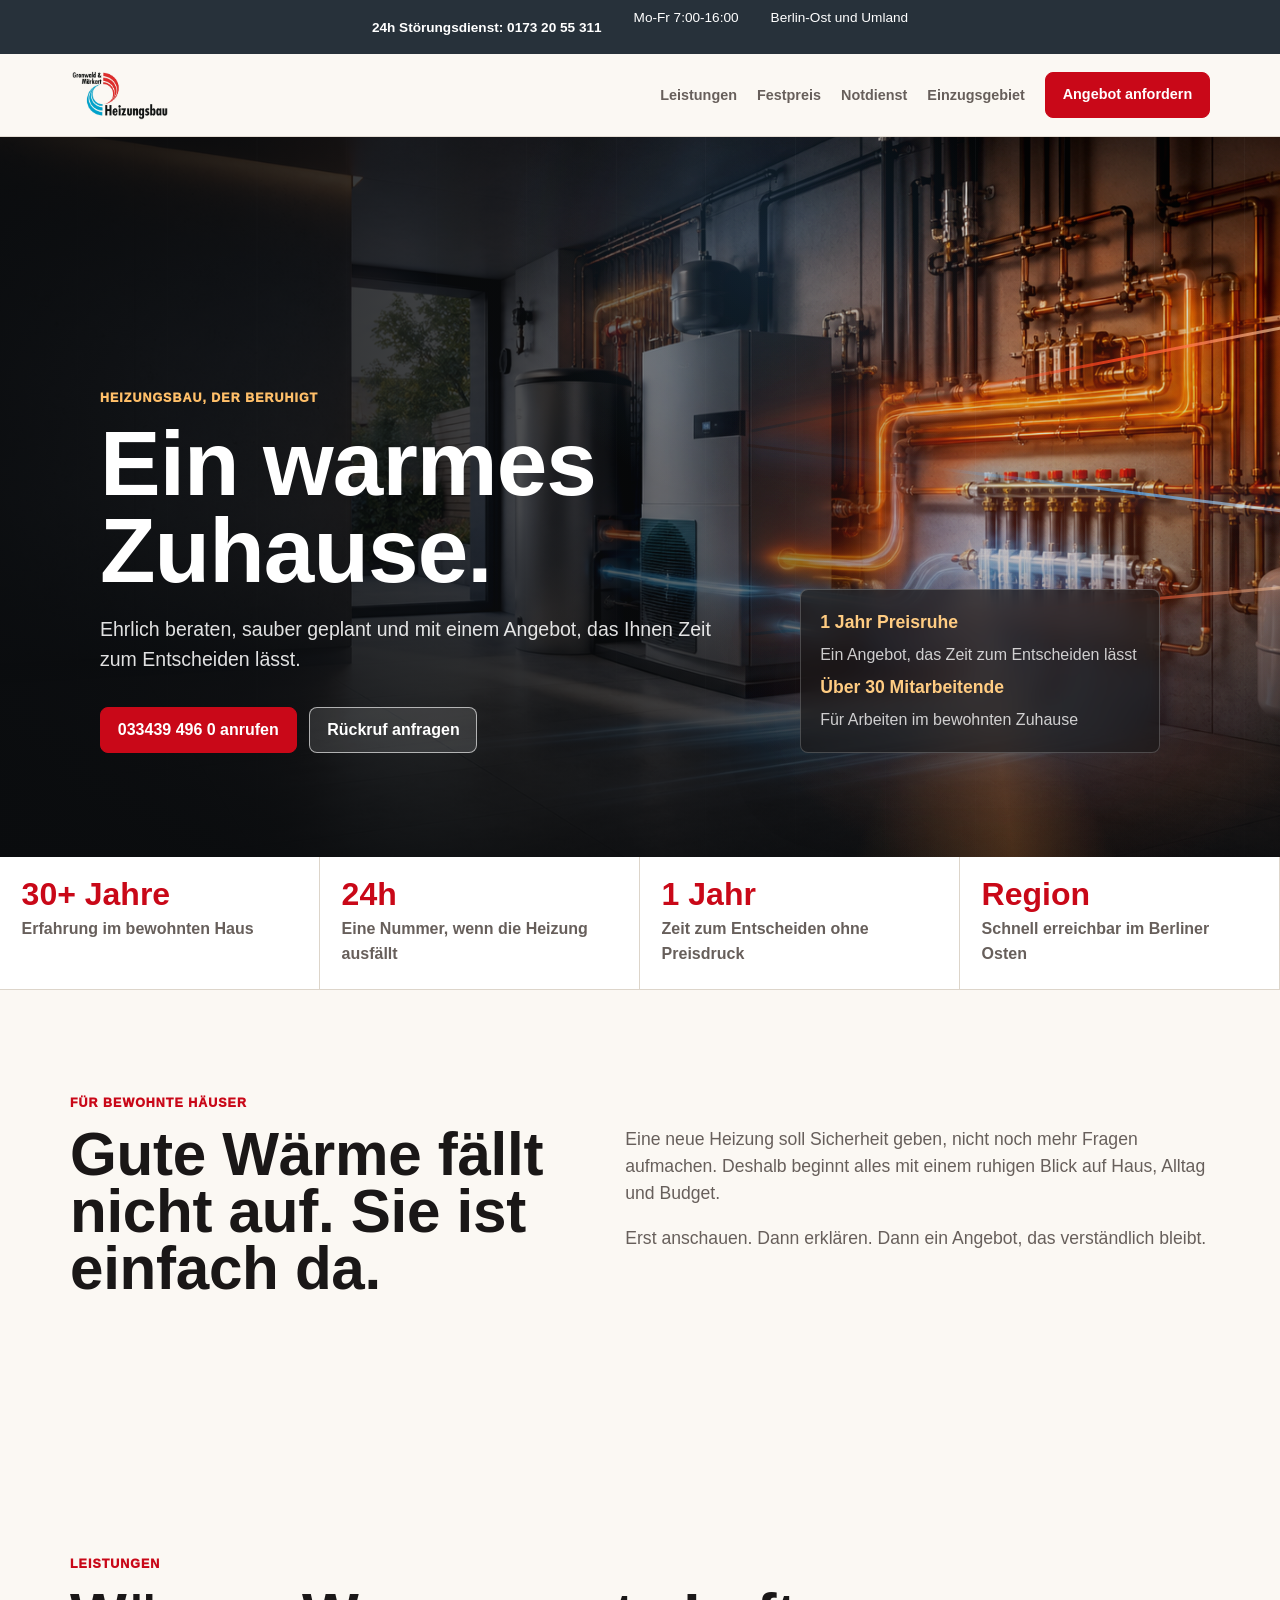
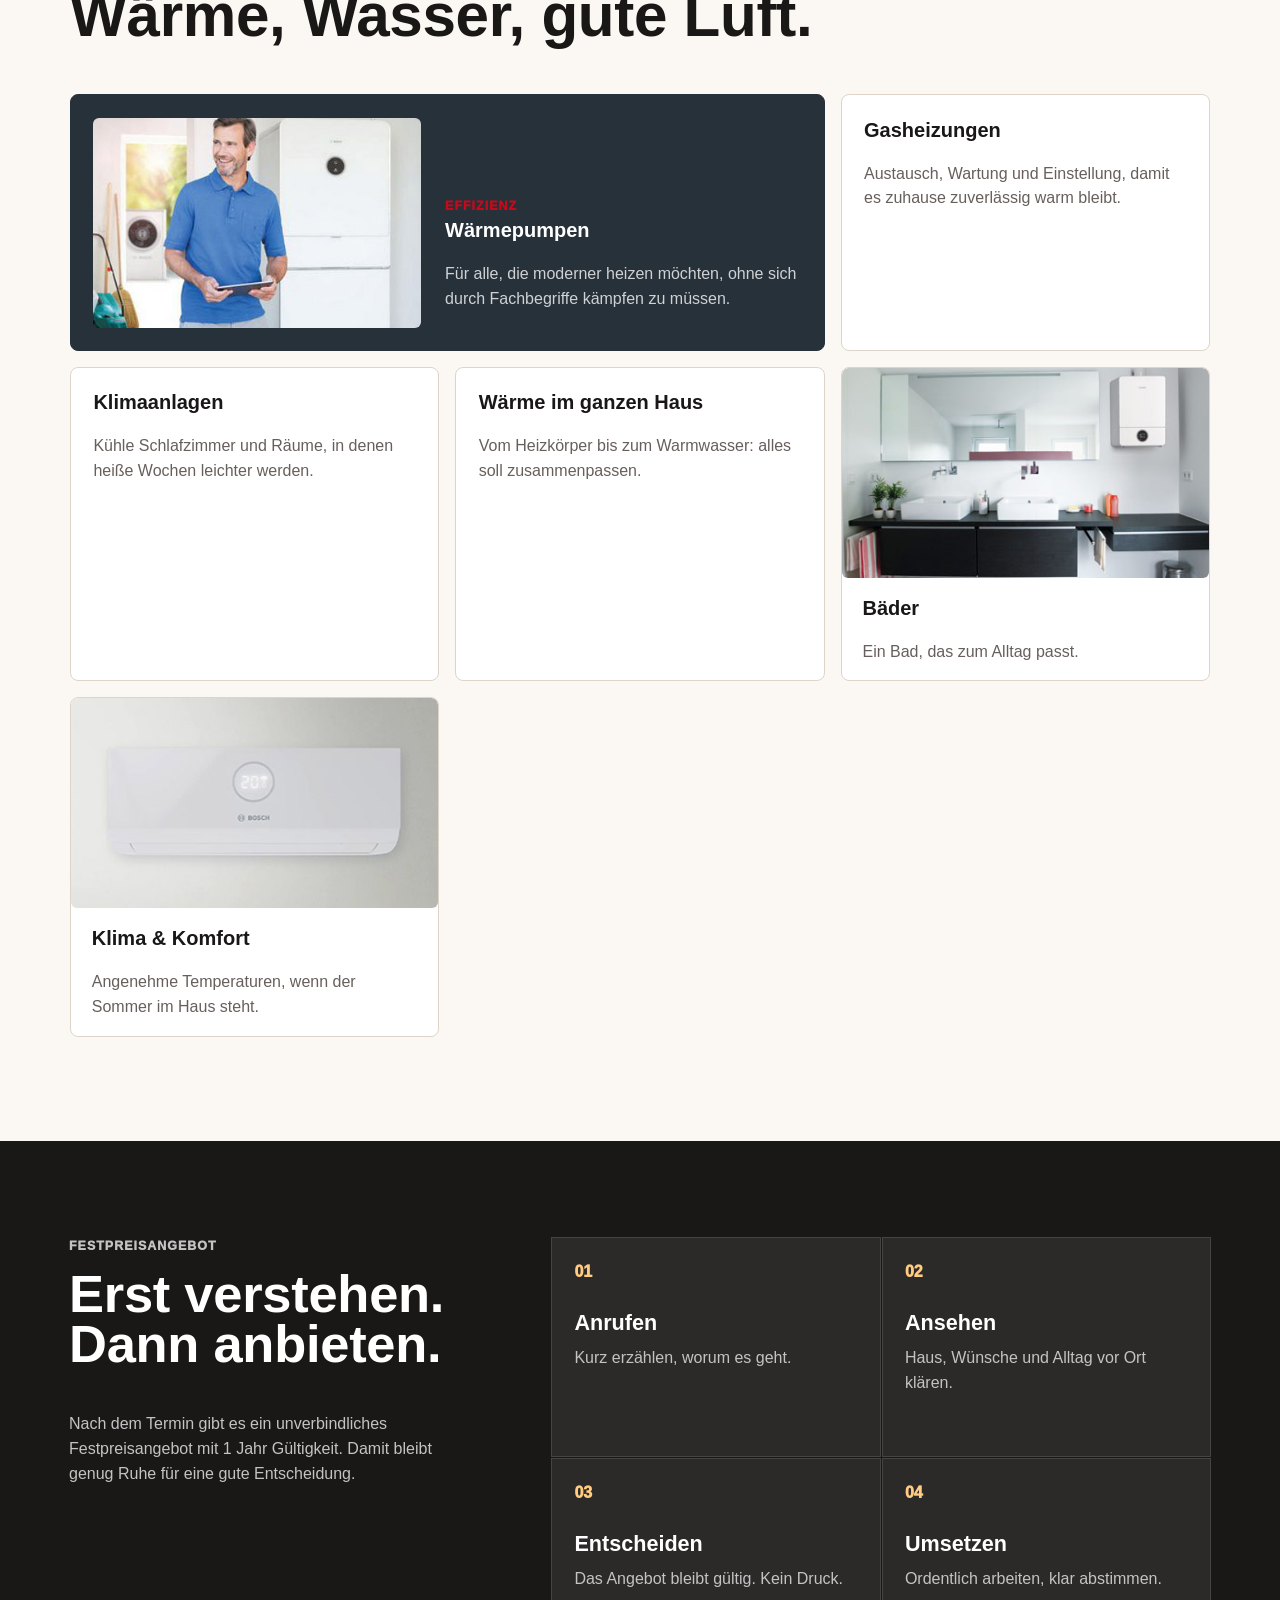
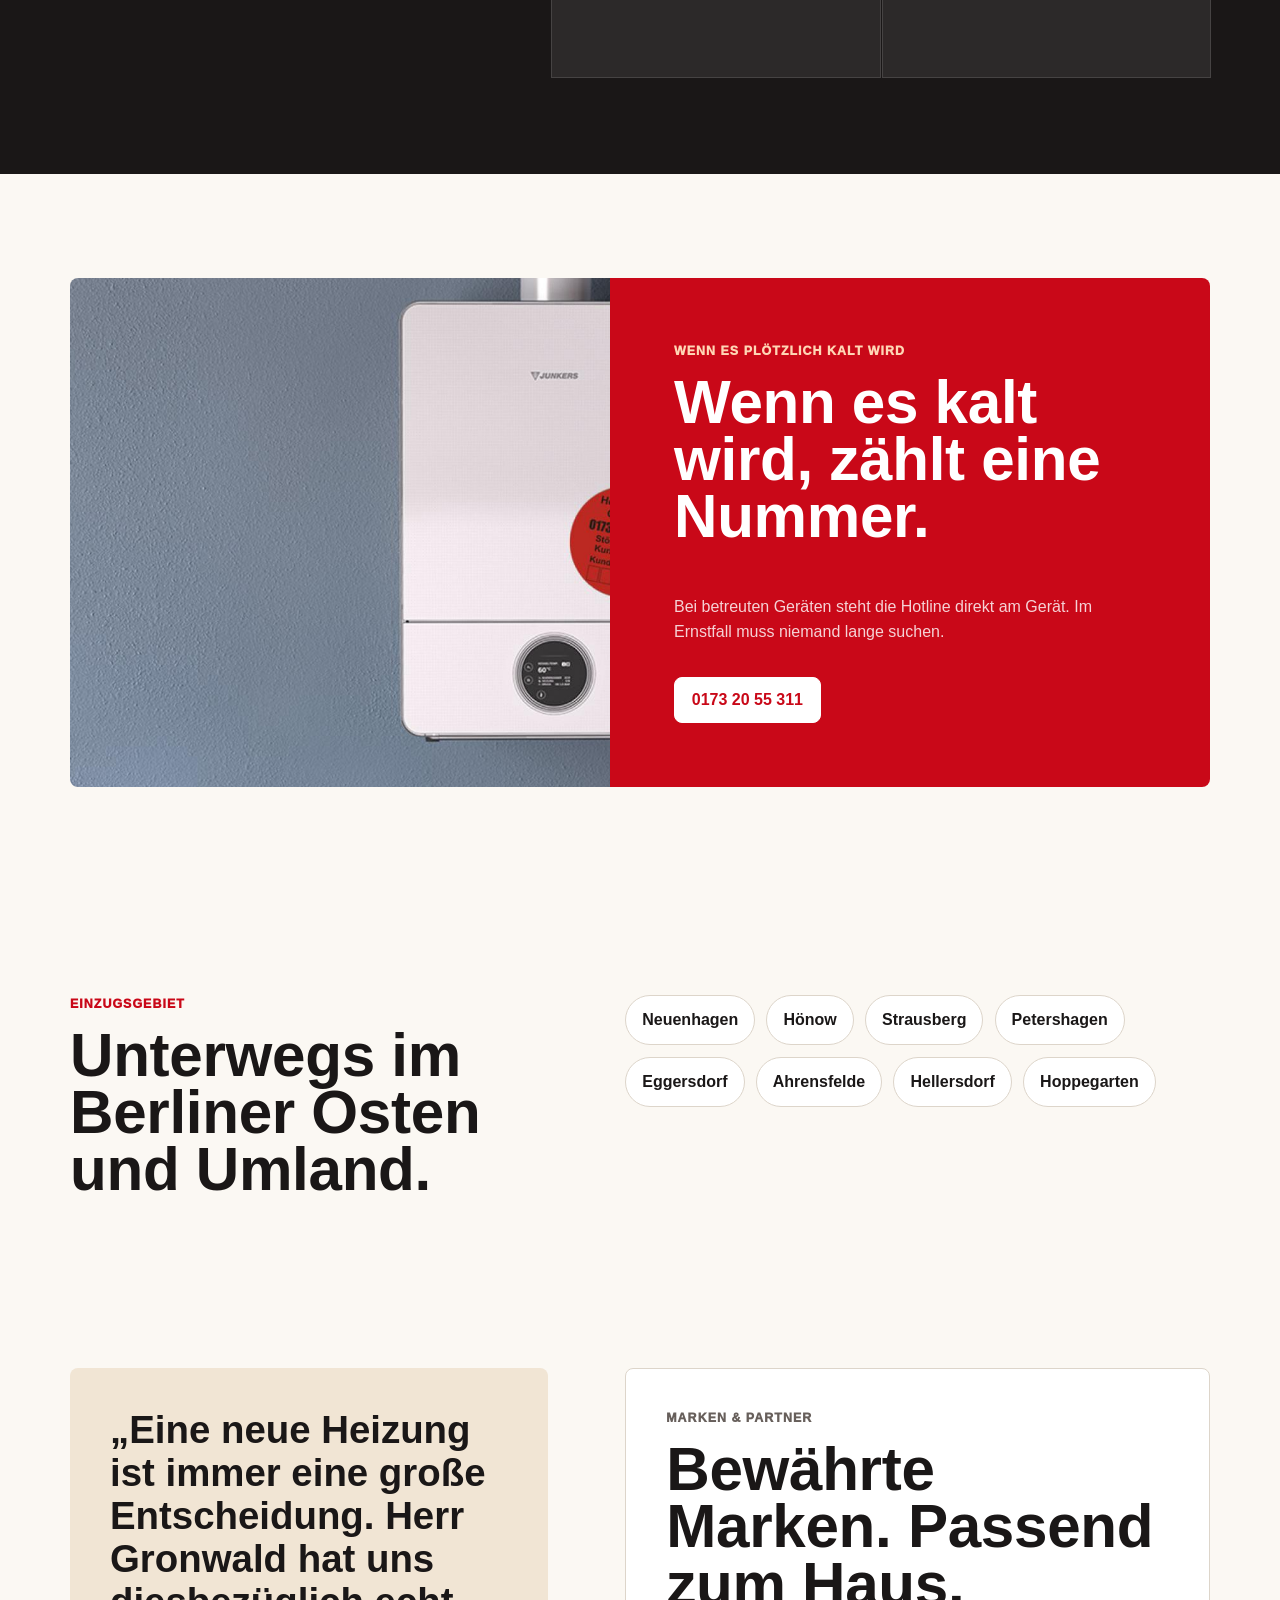
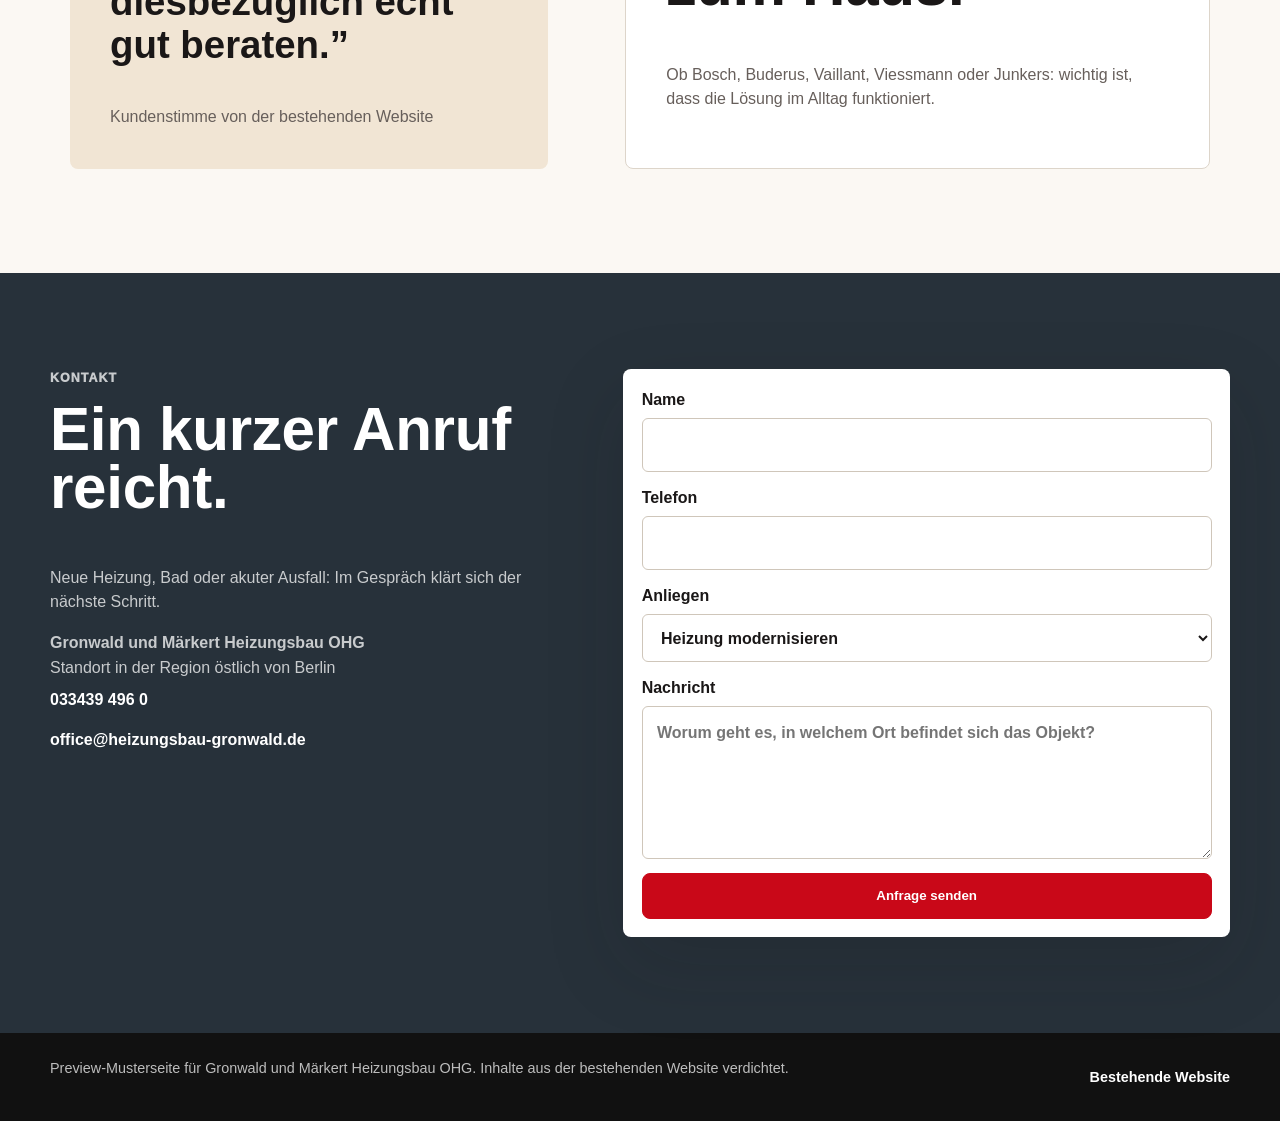
<file: heizungsbau-gronwald/index.html>
<!DOCTYPE html>
<html lang="de">
<head>
  <meta charset="utf-8">
  <meta name="viewport" content="width=device-width, initial-scale=1">
  <title>Gronwald und Märkert Heizungsbau OHG | Heizung, Wärmepumpe & Notdienst in der Region</title>
  <meta name="description" content="Heizungsbau, Wärmepumpen, Gasheizungen, Bäder, Klima und 24h-Notdienst für die Region östlich von Berlin. Persönlich beraten, sauber geplant, zuverlässig umgesetzt.">
  <meta name="robots" content="index,follow">
  <meta property="og:title" content="Gronwald und Märkert Heizungsbau OHG">
  <meta property="og:description" content="Über 30 Mitarbeitende, über 30 Jahre Erfahrung und 1 Jahr gültige Festpreisangebote für Heizungsbau und Haustechnik.">
  <meta property="og:type" content="website">
  <meta property="og:image" content="https://preview.minamito.de/heizungsbau-gronwald/assets/images/hero-energy-system.png">
  <link rel="icon" href="assets/images/favicon.svg" type="image/svg+xml">
  <link rel="stylesheet" href="assets/css/styles.css">
  <script type="application/ld+json">
    {
      "@context": "https://schema.org",
      "@type": "HVACBusiness",
      "name": "Gronwald und Märkert Heizungsbau OHG",
      "image": "https://preview.minamito.de/heizungsbau-gronwald/assets/images/hero-energy-system.png",
      "url": "https://preview.minamito.de/heizungsbau-gronwald/",
      "telephone": "+49334394960",
      "email": "office@heizungsbau-gronwald.de",
      "address": {
        "@type": "PostalAddress",
        "streetAddress": "Am Gewerbepark 1-2",
        "postalCode": "15345",
      "addressLocality": "Region östlich von Berlin",
        "addressCountry": "DE"
      },
      "areaServed": ["Neuenhagen", "Hönow", "Strausberg", "Petershagen", "Eggersdorf", "Ahrensfelde", "Hellersdorf", "Hoppegarten"],
      "openingHoursSpecification": [{
        "@type": "OpeningHoursSpecification",
        "dayOfWeek": ["Monday", "Tuesday", "Wednesday", "Thursday", "Friday"],
        "opens": "07:00",
        "closes": "16:00"
      }],
      "hasOfferCatalog": {
        "@type": "OfferCatalog",
        "name": "Heizungsbau und Haustechnik",
        "itemListElement": [
          {"@type": "Offer", "itemOffered": {"@type": "Service", "name": "Gasheizungen und Brennwerttechnik"}},
          {"@type": "Offer", "itemOffered": {"@type": "Service", "name": "Wärmepumpen"}},
          {"@type": "Offer", "itemOffered": {"@type": "Service", "name": "Klimaanlagen"}},
          {"@type": "Offer", "itemOffered": {"@type": "Service", "name": "Badmodernisierung"}},
          {"@type": "Offer", "itemOffered": {"@type": "Service", "name": "Solar und Warmwasser"}}
        ]
      }
    }
  </script>
</head>
<body>
  <a class="skip-link" href="#main">Zum Inhalt springen</a>
  <header class="site-header" data-header>
    <div class="topbar">
      <a href="tel:+491732055311">24h Störungsdienst: 0173 20 55 311</a>
      <span>Mo-Fr 7:00-16:00</span>
      <span>Berlin-Ost und Umland</span>
    </div>
    <nav class="nav" aria-label="Hauptnavigation">
      <a class="brand" href="#top" aria-label="Gronwald und Märkert Startseite">
        <img src="assets/images/logo-gronwald.jpg" alt="Gronwald und Märkert Heizungsbau OHG Logo">
      </a>
      <button class="menu-toggle" type="button" aria-expanded="false" aria-controls="nav-links" data-menu-toggle>
        <span></span><span></span><span></span>
      </button>
      <div class="nav-links" id="nav-links" data-nav-links>
        <a href="#leistungen">Leistungen</a>
        <a href="#festpreis">Festpreis</a>
        <a href="#notdienst">Notdienst</a>
        <a href="#gebiet">Einzugsgebiet</a>
        <a class="nav-cta" href="#kontakt">Angebot anfordern</a>
      </div>
    </nav>
  </header>

  <main id="main">
    <section class="hero" id="top">
      <div class="hero-media" aria-hidden="true">
        <img src="assets/images/hero-energy-system.png" alt="">
        <div class="energy-field">
          <span class="energy-line line-one"></span>
          <span class="energy-line line-two"></span>
          <span class="energy-line line-three"></span>
        </div>
      </div>
      <div class="hero-content">
        <p class="eyebrow">Heizungsbau, der beruhigt</p>
        <h1>Ein warmes Zuhause.</h1>
        <p class="hero-copy">Ehrlich beraten, sauber geplant und mit einem Angebot, das Ihnen Zeit zum Entscheiden lässt.</p>
        <div class="hero-actions">
          <a class="button primary" href="tel:+49334394960">033439 496 0 anrufen</a>
          <a class="button secondary" href="#kontakt">Rückruf anfragen</a>
        </div>
      </div>
      <aside class="hero-panel" aria-label="Schnelle Fakten">
        <strong>1 Jahr Preisruhe</strong>
        <span>Ein Angebot, das Zeit zum Entscheiden lässt</span>
        <strong>Über 30 Mitarbeitende</strong>
        <span>Für Arbeiten im bewohnten Zuhause</span>
      </aside>
    </section>

    <section class="trust-strip" aria-label="Vertrauensmerkmale">
      <div><strong>30+ Jahre</strong><span>Erfahrung im bewohnten Haus</span></div>
      <div><strong>24h</strong><span>Eine Nummer, wenn die Heizung ausfällt</span></div>
      <div><strong>1 Jahr</strong><span>Zeit zum Entscheiden ohne Preisdruck</span></div>
      <div><strong>Region</strong><span>Schnell erreichbar im Berliner Osten</span></div>
    </section>

    <section class="section intro">
      <div class="section-kicker">Für bewohnte Häuser</div>
      <div class="intro-grid">
        <div>
          <h2>Gute Wärme fällt nicht auf. Sie ist einfach da.</h2>
        </div>
        <div>
          <p>Eine neue Heizung soll Sicherheit geben, nicht noch mehr Fragen aufmachen. Deshalb beginnt alles mit einem ruhigen Blick auf Haus, Alltag und Budget.</p>
          <p>Erst anschauen. Dann erklären. Dann ein Angebot, das verständlich bleibt.</p>
        </div>
      </div>
    </section>

    <section class="section services" id="leistungen">
      <div class="section-heading">
        <p class="section-kicker">Leistungen</p>
        <h2>Wärme, Wasser, gute Luft.</h2>
      </div>
      <div class="service-grid">
        <article class="service-card featured">
          <img src="assets/images/waermepumpe.jpg" alt="Wärmepumpen-Außengerät vor einer Fassade">
          <div>
            <span>Effizienz</span>
            <h3>Wärmepumpen</h3>
            <p>Für alle, die moderner heizen möchten, ohne sich durch Fachbegriffe kämpfen zu müssen.</p>
          </div>
        </article>
        <article class="service-card">
          <h3>Gasheizungen</h3>
          <p>Austausch, Wartung und Einstellung, damit es zuhause zuverlässig warm bleibt.</p>
        </article>
        <article class="service-card">
          <h3>Klimaanlagen</h3>
          <p>Kühle Schlafzimmer und Räume, in denen heiße Wochen leichter werden.</p>
        </article>
        <article class="service-card">
          <h3>Wärme im ganzen Haus</h3>
          <p>Vom Heizkörper bis zum Warmwasser: alles soll zusammenpassen.</p>
        </article>
        <article class="service-card visual">
          <img src="assets/images/badmodernisierung.jpg" alt="Modernes Badezimmer mit Waschtisch und Spiegel">
          <h3>Bäder</h3>
          <p>Ein Bad, das zum Alltag passt.</p>
        </article>
        <article class="service-card visual">
          <img src="assets/images/klimaanlage.jpg" alt="Modernes Klimagerät an einer Wand">
          <h3>Klima & Komfort</h3>
          <p>Angenehme Temperaturen, wenn der Sommer im Haus steht.</p>
        </article>
      </div>
    </section>

    <section class="process" id="festpreis">
      <div class="process-content">
        <p class="section-kicker">Festpreisangebot</p>
        <h2>Erst verstehen. Dann anbieten.</h2>
        <p>Nach dem Termin gibt es ein unverbindliches Festpreisangebot mit 1 Jahr Gültigkeit. Damit bleibt genug Ruhe für eine gute Entscheidung.</p>
      </div>
      <ol class="process-steps">
        <li><span>01</span><strong>Anrufen</strong><p>Kurz erzählen, worum es geht.</p></li>
        <li><span>02</span><strong>Ansehen</strong><p>Haus, Wünsche und Alltag vor Ort klären.</p></li>
        <li><span>03</span><strong>Entscheiden</strong><p>Das Angebot bleibt gültig. Kein Druck.</p></li>
        <li><span>04</span><strong>Umsetzen</strong><p>Ordentlich arbeiten, klar abstimmen.</p></li>
      </ol>
    </section>

    <section class="section emergency" id="notdienst">
      <div class="emergency-image">
        <img src="assets/images/notdienst-heizung.jpg" alt="Heizungsanlage im Hauswirtschaftsraum">
      </div>
      <div class="emergency-card">
        <p class="section-kicker">Wenn es plötzlich kalt wird</p>
        <h2>Wenn es kalt wird, zählt eine Nummer.</h2>
        <p>Bei betreuten Geräten steht die Hotline direkt am Gerät. Im Ernstfall muss niemand lange suchen.</p>
        <a class="button emergency-button" href="tel:+491732055311">0173 20 55 311</a>
      </div>
    </section>

    <section class="section region" id="gebiet">
      <div>
        <p class="section-kicker">Einzugsgebiet</p>
        <h2>Unterwegs im Berliner Osten und Umland.</h2>
      </div>
      <ul class="region-list" aria-label="Orte im Einzugsgebiet">
        <li>Neuenhagen</li>
        <li>Hönow</li>
        <li>Strausberg</li>
        <li>Petershagen</li>
        <li>Eggersdorf</li>
        <li>Ahrensfelde</li>
        <li>Hellersdorf</li>
        <li>Hoppegarten</li>
      </ul>
    </section>

    <section class="section proof">
      <div class="quote">
        <p>„Eine neue Heizung ist immer eine große Entscheidung. Herr Gronwald hat uns diesbezüglich echt gut beraten.”</p>
        <span>Kundenstimme von der bestehenden Website</span>
      </div>
      <div class="brands">
        <p class="section-kicker">Marken & Partner</p>
        <h2>Bewährte Marken. Passend zum Haus.</h2>
        <p>Ob Bosch, Buderus, Vaillant, Viessmann oder Junkers: wichtig ist, dass die Lösung im Alltag funktioniert.</p>
      </div>
    </section>

    <section class="contact" id="kontakt">
      <div class="contact-copy">
        <p class="section-kicker">Kontakt</p>
        <h2>Ein kurzer Anruf reicht.</h2>
        <p>Neue Heizung, Bad oder akuter Ausfall: Im Gespräch klärt sich der nächste Schritt.</p>
        <address>
          <strong>Gronwald und Märkert Heizungsbau OHG</strong><br>
          Standort in der Region östlich von Berlin<br>
          <a href="tel:+49334394960">033439 496 0</a><br>
          <a href="mailto:office@heizungsbau-gronwald.de">office@heizungsbau-gronwald.de</a>
        </address>
      </div>
      <form class="contact-form" action="mailto:office@heizungsbau-gronwald.de" method="post" enctype="text/plain">
        <label>
          Name
          <input type="text" name="Name" autocomplete="name" required>
        </label>
        <label>
          Telefon
          <input type="tel" name="Telefon" autocomplete="tel" required>
        </label>
        <label>
          Anliegen
          <select name="Anliegen">
            <option>Heizung modernisieren</option>
            <option>Wärmepumpe prüfen</option>
            <option>Bad / Sanitär</option>
            <option>Wartung oder Störung</option>
          </select>
        </label>
        <label>
          Nachricht
          <textarea name="Nachricht" rows="5" placeholder="Worum geht es, in welchem Ort befindet sich das Objekt?"></textarea>
        </label>
        <button class="button primary" type="submit">Anfrage senden</button>
      </form>
    </section>
  </main>

  <footer class="footer">
    <p>Preview-Musterseite für Gronwald und Märkert Heizungsbau OHG. Inhalte aus der bestehenden Website verdichtet.</p>
    <a href="https://preview.minamito.de/heizungsbau-gronwald/">Bestehende Website</a>
  </footer>

  <div class="mobile-contact" aria-label="Mobile Schnellkontakte">
    <a href="tel:+49334394960">Anrufen</a>
    <a href="tel:+491732055311">Notdienst</a>
  </div>

  <script src="assets/js/main.js"></script>
</body>
</html>
</file>
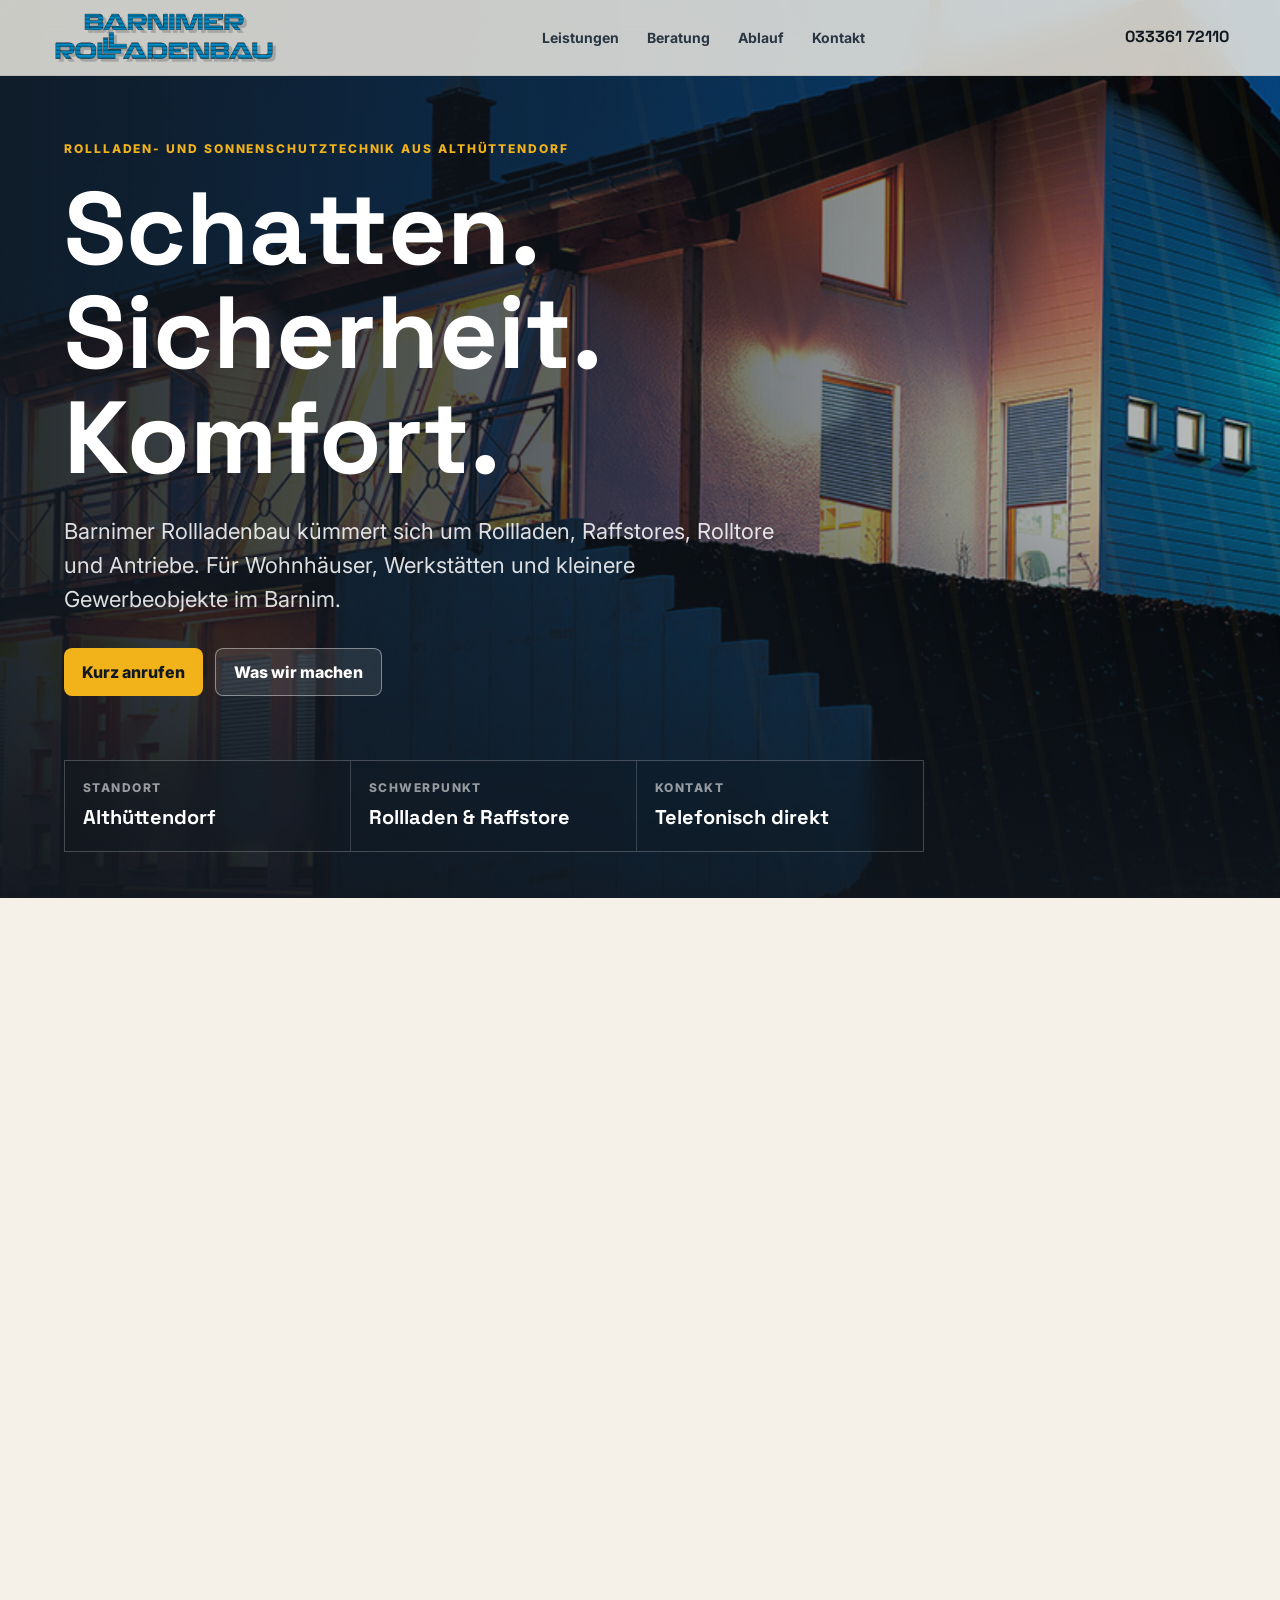
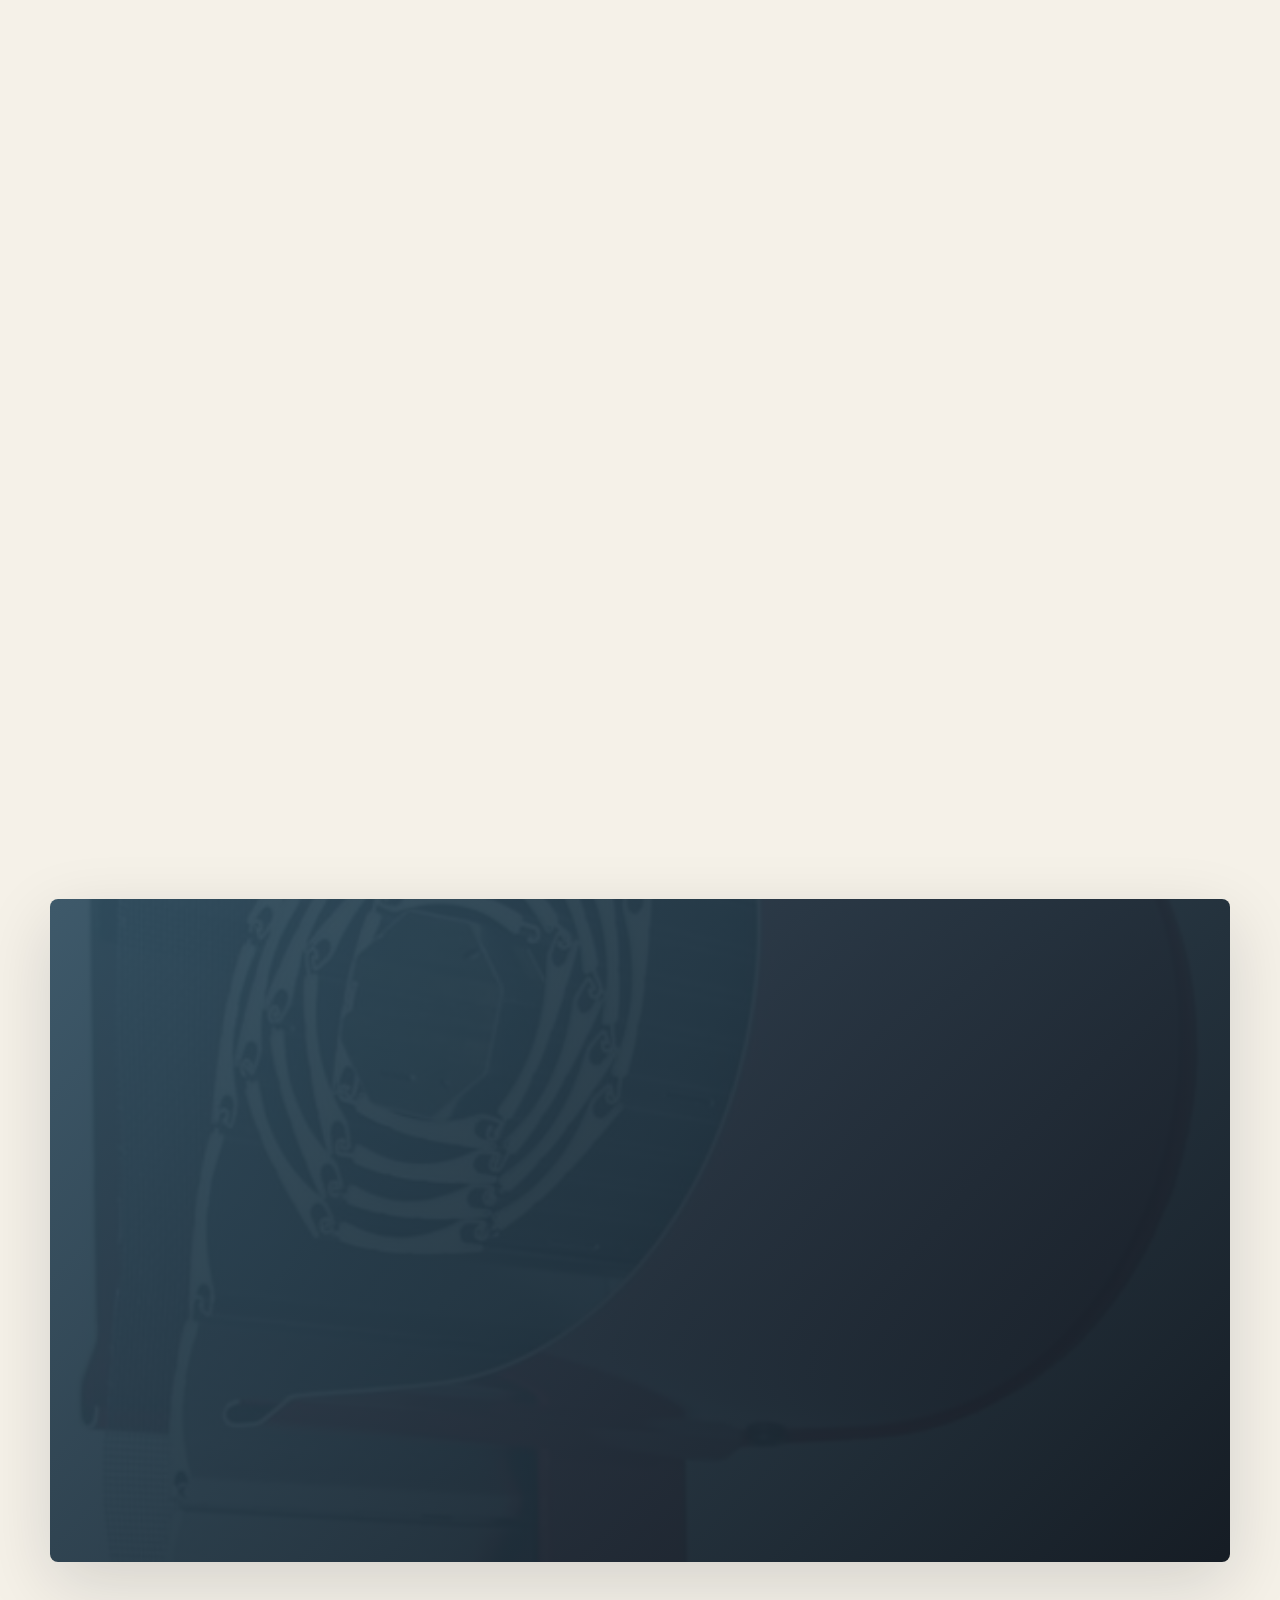
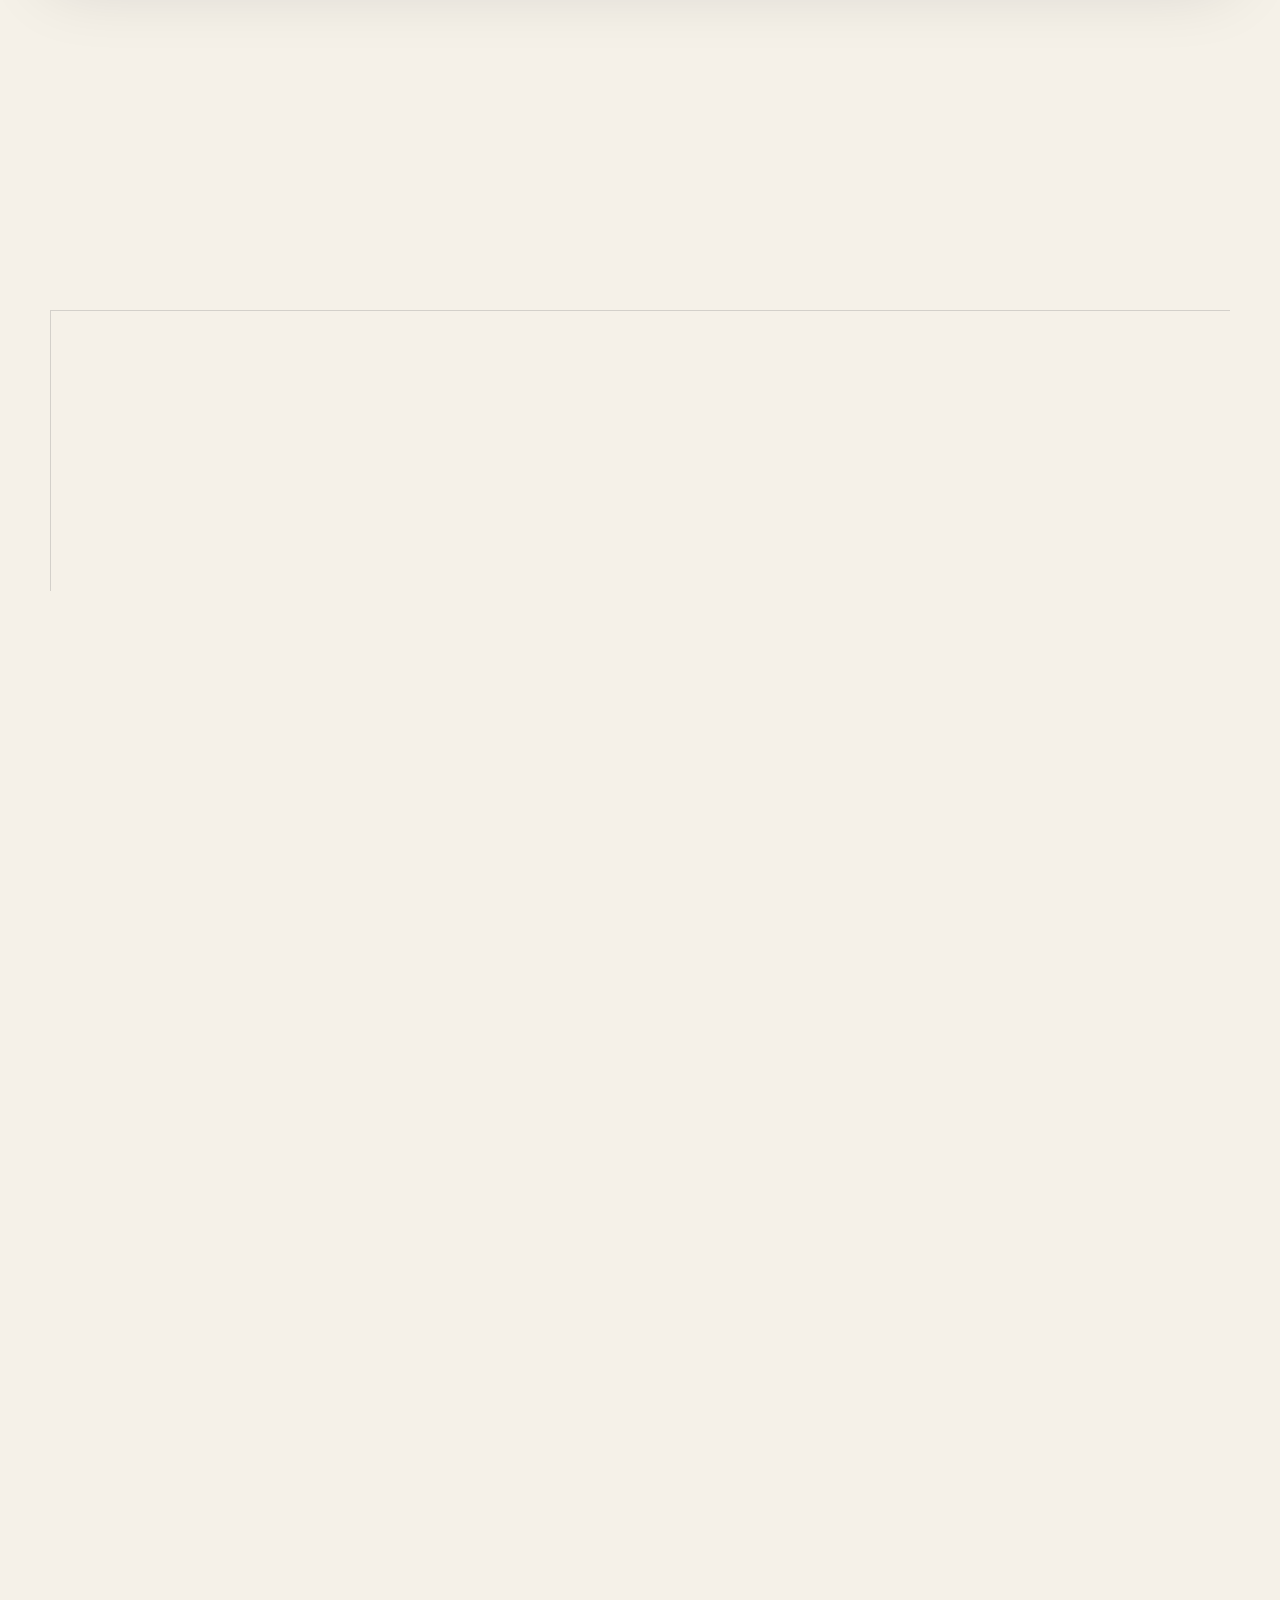
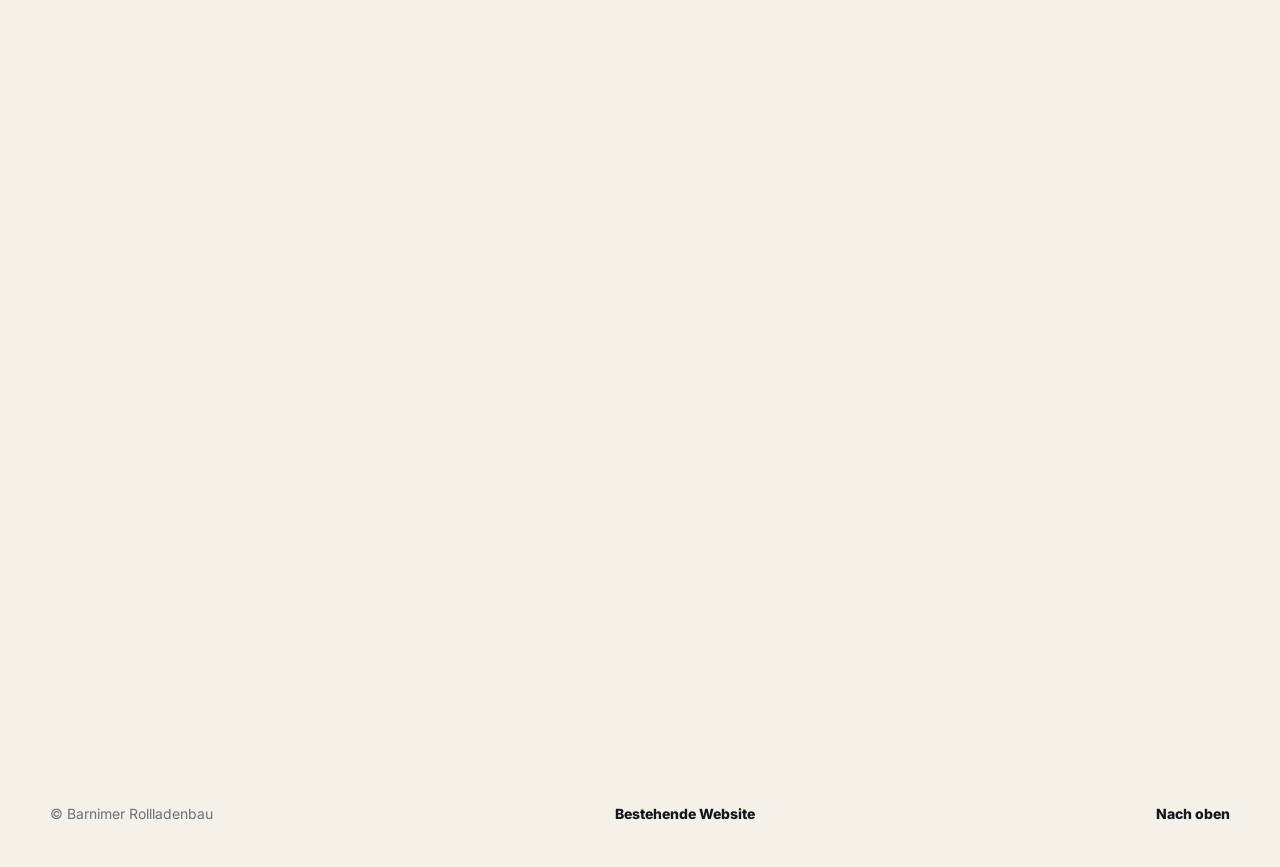
<file: website-barnimer-rollladenbau/index.html>
<!DOCTYPE html>
<html lang="de">
<head>
  <meta charset="UTF-8">
  <meta name="viewport" content="width=device-width, initial-scale=1.0">
  <title>Barnimer Rollladenbau | Rollladen und Sonnenschutz in Althüttendorf</title>
  <meta name="description" content="Barnimer Rollladenbau aus Althüttendorf berät, liefert und montiert Rollladen, Raffstores, Rolltore, Antriebe und Smart-Home-Steuerungen im Barnim.">
  <meta name="theme-color" content="#111820">
  <link rel="canonical" href="https://www.rollladenbau-barnim.de/">
  <link rel="icon" type="image/svg+xml" href="assets/images/favicon.svg">
  <link rel="preconnect" href="https://fonts.googleapis.com">
  <link rel="preconnect" href="https://fonts.gstatic.com" crossorigin>
  <link href="https://fonts.googleapis.com/css2?family=Inter:wght@400;500;600;700;800&family=Space+Grotesk:wght@500;600;700&display=swap" rel="stylesheet">
  <link rel="stylesheet" href="assets/css/styles.css">
  <script type="application/ld+json">
  {
    "@context": "https://schema.org",
    "@type": "HomeAndConstructionBusiness",
    "name": "Barnimer Rollladenbau",
    "url": "https://www.rollladenbau-barnim.de/",
    "image": "https://www.rollladenbau-barnim.de/assets/images/hero.jpg",
    "description": "Fachbetrieb für Rollladen- und Sonnenschutztechnik, Raffstores, Rolltore, Antriebe und Smart-Home-Lösungen in Althüttendorf.",
    "telephone": "+493336172110",
    "email": "info@rollladenbau-barnim.de",
    "address": {
      "@type": "PostalAddress",
      "streetAddress": "Bahnhofstrasse 25",
      "postalCode": "16247",
      "addressLocality": "Althüttendorf",
      "addressRegion": "Brandenburg",
      "addressCountry": "DE"
    },
    "areaServed": [
      { "@type": "AdministrativeArea", "name": "Barnim" },
      { "@type": "AdministrativeArea", "name": "Schorfheide" },
      { "@type": "AdministrativeArea", "name": "Eberswalde" },
      { "@type": "AdministrativeArea", "name": "Joachimsthal" }
    ],
    "priceRange": "€€",
    "makesOffer": [
      { "@type": "Offer", "itemOffered": { "@type": "Service", "name": "Rollladenbau und Rollladenmodernisierung" } },
      { "@type": "Offer", "itemOffered": { "@type": "Service", "name": "Raffstore und Sonnenschutz" } },
      { "@type": "Offer", "itemOffered": { "@type": "Service", "name": "Rolltore und Torsysteme" } },
      { "@type": "Offer", "itemOffered": { "@type": "Service", "name": "Motorisierung, Funkantriebe und Smart Home" } }
    ]
  }
  </script>
</head>
<body>
  <header class="site-header" id="top">
    <a class="brand" href="#top" aria-label="Barnimer Rollladenbau Startseite">
      <img src="assets/images/logo.png" alt="Barnimer Rollladenbau Logo">
    </a>
    <button class="nav-toggle" type="button" aria-expanded="false" aria-controls="site-nav" aria-label="Menü öffnen">
      <span></span>
      <span></span>
      <span></span>
    </button>
    <nav class="site-nav" id="site-nav" aria-label="Hauptnavigation">
      <a href="#leistungen">Leistungen</a>
      <a href="#komfort">Beratung</a>
      <a href="#ablauf">Ablauf</a>
      <a href="#kontakt">Kontakt</a>
    </nav>
    <a class="header-phone" href="tel:+493336172110">033361 72110</a>
  </header>

  <main>
    <section class="hero" aria-labelledby="hero-title">
      <div class="hero-media" aria-hidden="true">
        <img src="assets/images/hero.jpg" alt="">
        <div class="hero-slats">
          <span></span>
          <span></span>
          <span></span>
          <span></span>
          <span></span>
        </div>
        <div class="hero-light"></div>
      </div>
      <div class="hero-content">
        <p class="eyebrow">Rollladen- und Sonnenschutztechnik aus Althüttendorf</p>
        <h1 id="hero-title">Schatten.<br>Sicherheit.<br>Komfort.</h1>
        <p class="hero-copy">Barnimer Rollladenbau kümmert sich um Rollladen, Raffstores, Rolltore und Antriebe. Für Wohnhäuser, Werkstätten und kleinere Gewerbeobjekte im Barnim.</p>
        <div class="hero-actions">
          <a class="btn btn-primary" href="tel:+493336172110">Kurz anrufen</a>
          <a class="btn btn-secondary" href="#leistungen">Was wir machen</a>
        </div>
        <dl class="hero-facts" aria-label="Eckdaten">
          <div>
            <dt>Standort</dt>
            <dd>Althüttendorf</dd>
          </div>
          <div>
            <dt>Schwerpunkt</dt>
            <dd>Rollladen & Raffstore</dd>
          </div>
          <div>
            <dt>Kontakt</dt>
            <dd>Telefonisch direkt</dd>
          </div>
        </dl>
      </div>
    </section>

    <section class="intro" aria-labelledby="intro-title">
      <div class="section-kicker">Warum sich der Tausch lohnt</div>
      <div class="intro-grid">
        <h2 id="intro-title">Man merkt erst im Sommer, ob der Sonnenschutz passt.</h2>
        <p>Zu warme Räume, schwergängige Gurte, alte Kästen, laute Motoren: Meist geht es nicht um Luxus, sondern darum, dass Fenster und Türen im Alltag besser funktionieren. Wir schauen uns die Situation vor Ort an und sagen ehrlich, was sinnvoll ist.</p>
      </div>
    </section>

    <section class="services" id="leistungen" aria-labelledby="services-title">
      <div class="section-heading">
        <p class="section-kicker">Leistungen</p>
        <h2 id="services-title">Vom einzelnen Fenster bis zur kompletten Fassade.</h2>
      </div>
      <div class="service-grid">
        <article class="service-card">
          <img src="assets/images/rollladen.png" alt="Verschiedene Rollladenlösungen für Wohnhäuser">
          <div>
            <h3>Rollladen</h3>
            <p>Neue Rollladen für den Neubau, Austausch alter Anlagen oder Nachrüstung an bestehenden Fenstern. Je nach Haus als Vorbau- oder Aufsatzsystem.</p>
            <ul>
              <li>Für Schlafräume, Wohnzimmer, Türen und größere Fensterflächen</li>
              <li>Profile und Farben passend zur Fassade</li>
              <li>Auf Wunsch mit Motor, Funk oder Solarantrieb</li>
            </ul>
          </div>
        </article>
        <article class="service-card">
          <img src="assets/images/raffstore.png" alt="Raffstore als moderner Sonnenschutz an der Fassade">
          <div>
            <h3>Raffstore</h3>
            <p>Raffstores sind interessant, wenn Räume hell bleiben sollen, ohne dass die Sonne direkt hineinknallt. Besonders bei großen Fenstern macht das einen spürbaren Unterschied.</p>
            <ul>
              <li>Lamellen mit Schienen- oder Seilführung</li>
              <li>Bedienung per Schalter, Funk oder Automatik</li>
              <li>Sinnvoll für Wohnräume, Büros und Wintergärten</li>
            </ul>
          </div>
        </article>
        <article class="service-card">
          <img src="assets/images/detail-rollladen.jpg" alt="Detail eines eingebauten Rollladensystems">
          <div>
            <h3>Rolltore und Torsysteme</h3>
            <p>Für Garagen, Nebengebäude und Werkstätten liefern wir Tore, die zur Öffnung und zur täglichen Nutzung passen. Wichtig sind saubere Führung, ein passender Antrieb und eine solide Bedienung.</p>
            <ul>
              <li>Rolltore und passende Torsysteme</li>
              <li>Auslegung nach Breite, Höhe und Nutzung</li>
              <li>Antriebe und Steuerungen aus einer Hand</li>
            </ul>
          </div>
        </article>
        <article class="service-card service-card-dark">
          <img src="assets/images/smarthome.png" alt="Smart-Home-Steuerung für Rollladen und Sonnenschutz">
          <div>
            <h3>Antriebe und Smart Home</h3>
            <p>Viele bestehende Anlagen lassen sich nachrüsten. Das ist oft die angenehmste Lösung, wenn Rollladen noch in Ordnung sind, aber die Bedienung nicht mehr zeitgemäß ist.</p>
            <ul>
              <li>Motoren, Funkhandsender und Wandtaster</li>
              <li>Gruppensteuerung für mehrere Fenster</li>
              <li>Automatik nach Uhrzeit, Sonne oder Wetter</li>
            </ul>
          </div>
        </article>
      </div>
    </section>

    <section class="comfort" id="komfort" aria-labelledby="comfort-title">
      <div class="comfort-panel">
        <div>
          <p class="section-kicker">Beratung</p>
          <h2 id="comfort-title">Erst ansehen, dann anbieten.</h2>
          <p>Am Telefon lässt sich vieles klären, aber nicht alles. Entscheidend sind Mauerwerk, Fenstermaß, Platz am Kasten, Stromanschluss und die Frage, wie Sie die Anlage später bedienen möchten.</p>
        </div>
        <div class="comfort-list">
          <div>
            <span>01</span>
            <strong>Vor Ort messen</strong>
            <p>Wir prüfen die Einbausituation und nehmen die Maße sauber auf.</p>
          </div>
          <div>
            <span>02</span>
            <strong>Passend auswählen</strong>
            <p>Nicht jedes System passt zu jedem Fenster. Wir erklären die Unterschiede ohne Fachchinesisch.</p>
          </div>
          <div>
            <span>03</span>
            <strong>Sauber einbauen</strong>
            <p>Montage, Anschluss und Einweisung gehören zusammen. Danach sollen Sie die Anlage einfach nutzen können.</p>
          </div>
        </div>
      </div>
    </section>

    <section class="process" id="ablauf" aria-labelledby="process-title">
      <div class="section-heading">
        <p class="section-kicker">Ablauf</p>
        <h2 id="process-title">So läuft eine Anfrage normalerweise ab.</h2>
      </div>
      <div class="process-grid">
        <article>
          <span>1</span>
          <h3>Kurz schildern</h3>
          <p>Sie sagen, worum es geht: Neubau, Austausch, Reparatur oder Motorisierung. Ein Foto hilft oft schon weiter.</p>
        </article>
        <article>
          <span>2</span>
          <h3>Ansehen und messen</h3>
          <p>Vor Ort klären wir Maße, Bedienung, Strom und mögliche Varianten. Danach bekommen Sie ein nachvollziehbares Angebot.</p>
        </article>
        <article>
          <span>3</span>
          <h3>Montage abstimmen</h3>
          <p>Wenn alles passt, wird ein Termin vereinbart. Nach der Montage zeigen wir, wie Bedienung und Steuerung funktionieren.</p>
        </article>
      </div>
    </section>

    <section class="area" aria-labelledby="area-title">
      <div class="area-copy">
        <p class="section-kicker">Vor Ort</p>
        <h2 id="area-title">Aus Althüttendorf. Viel unterwegs im Barnim.</h2>
        <p>Unser Betrieb sitzt in der Bahnhofstrasse 25 in Althüttendorf. Viele Anfragen kommen aus Joachimsthal, Eberswalde, der Schorfheide und den umliegenden Orten. Wenn Ihr Objekt etwas weiter draußen liegt, fragen Sie einfach kurz nach.</p>
      </div>
      <div class="area-map" aria-hidden="true">
        <span>Althüttendorf</span>
        <span>Barnim</span>
        <span>Schorfheide</span>
        <span>Eberswalde</span>
      </div>
    </section>

    <section class="contact" id="kontakt" aria-labelledby="contact-title">
      <div class="contact-card">
        <p class="section-kicker">Kontakt</p>
        <h2 id="contact-title">Erzählen Sie kurz, was gemacht werden soll.</h2>
        <p>Ein paar Eckdaten reichen für den Anfang: Ort, Anzahl der Fenster oder Tore, Neubau oder Bestand und ob eine elektrische Bedienung gewünscht ist. Wir melden uns dann mit einer Einschätzung zurück.</p>
        <div class="contact-actions">
          <a class="btn btn-primary" href="tel:+493336172110">033361 72110 anrufen</a>
          <a class="btn btn-secondary" href="mailto:info@rollladenbau-barnim.de">E-Mail schreiben</a>
        </div>
      </div>
      <div class="contact-side">
        <form class="contact-form" id="contact-form">
          <div class="form-row">
            <label for="name">Name</label>
            <input id="name" name="name" type="text" autocomplete="name" required>
          </div>
          <div class="form-row">
            <label for="phone">Telefon oder E-Mail</label>
            <input id="phone" name="phone" type="text" autocomplete="tel email" required>
          </div>
          <div class="form-row">
            <label for="place">Ort / Objekt</label>
            <input id="place" name="place" type="text" autocomplete="address-level2">
          </div>
          <div class="form-row">
            <label for="service">Worum geht es ungefähr?</label>
            <select id="service" name="service">
              <option>Rollladen</option>
              <option>Raffstore</option>
              <option>Rolltor / Torsystem</option>
              <option>Antrieb oder Smart Home</option>
              <option>Beratung allgemein</option>
            </select>
          </div>
          <div class="form-row form-row-wide">
            <label for="message">Kurzbeschreibung</label>
            <textarea id="message" name="message" rows="5" placeholder="z. B. 6 Fenster im Erdgeschoss, Bestandshaus, möglichst elektrisch"></textarea>
          </div>
          <label class="form-check">
            <input name="privacy" type="checkbox" required>
            <span>Ich bin mit der Kontaktaufnahme zu meiner Anfrage einverstanden.</span>
          </label>
          <button class="btn btn-primary form-submit" type="submit">Anfrage als E-Mail öffnen</button>
          <p class="form-note" id="form-note" role="status" aria-live="polite"></p>
        </form>
        <address class="address-card">
          <strong>Barnimer Rollladenbau</strong>
          <span>Bahnhofstrasse 25</span>
          <span>16247 Althüttendorf</span>
          <a href="tel:+493336172110">+49 33361 72110</a>
          <a href="mailto:info@rollladenbau-barnim.de">info@rollladenbau-barnim.de</a>
        </address>
      </div>
    </section>
  </main>

  <footer class="site-footer">
    <span>© Barnimer Rollladenbau</span>
    <a href="https://www.rollladenbau-barnim.de/">Bestehende Website</a>
    <a href="#top">Nach oben</a>
  </footer>

  <script src="assets/js/main.js"></script>
</body>
</html>
</file>
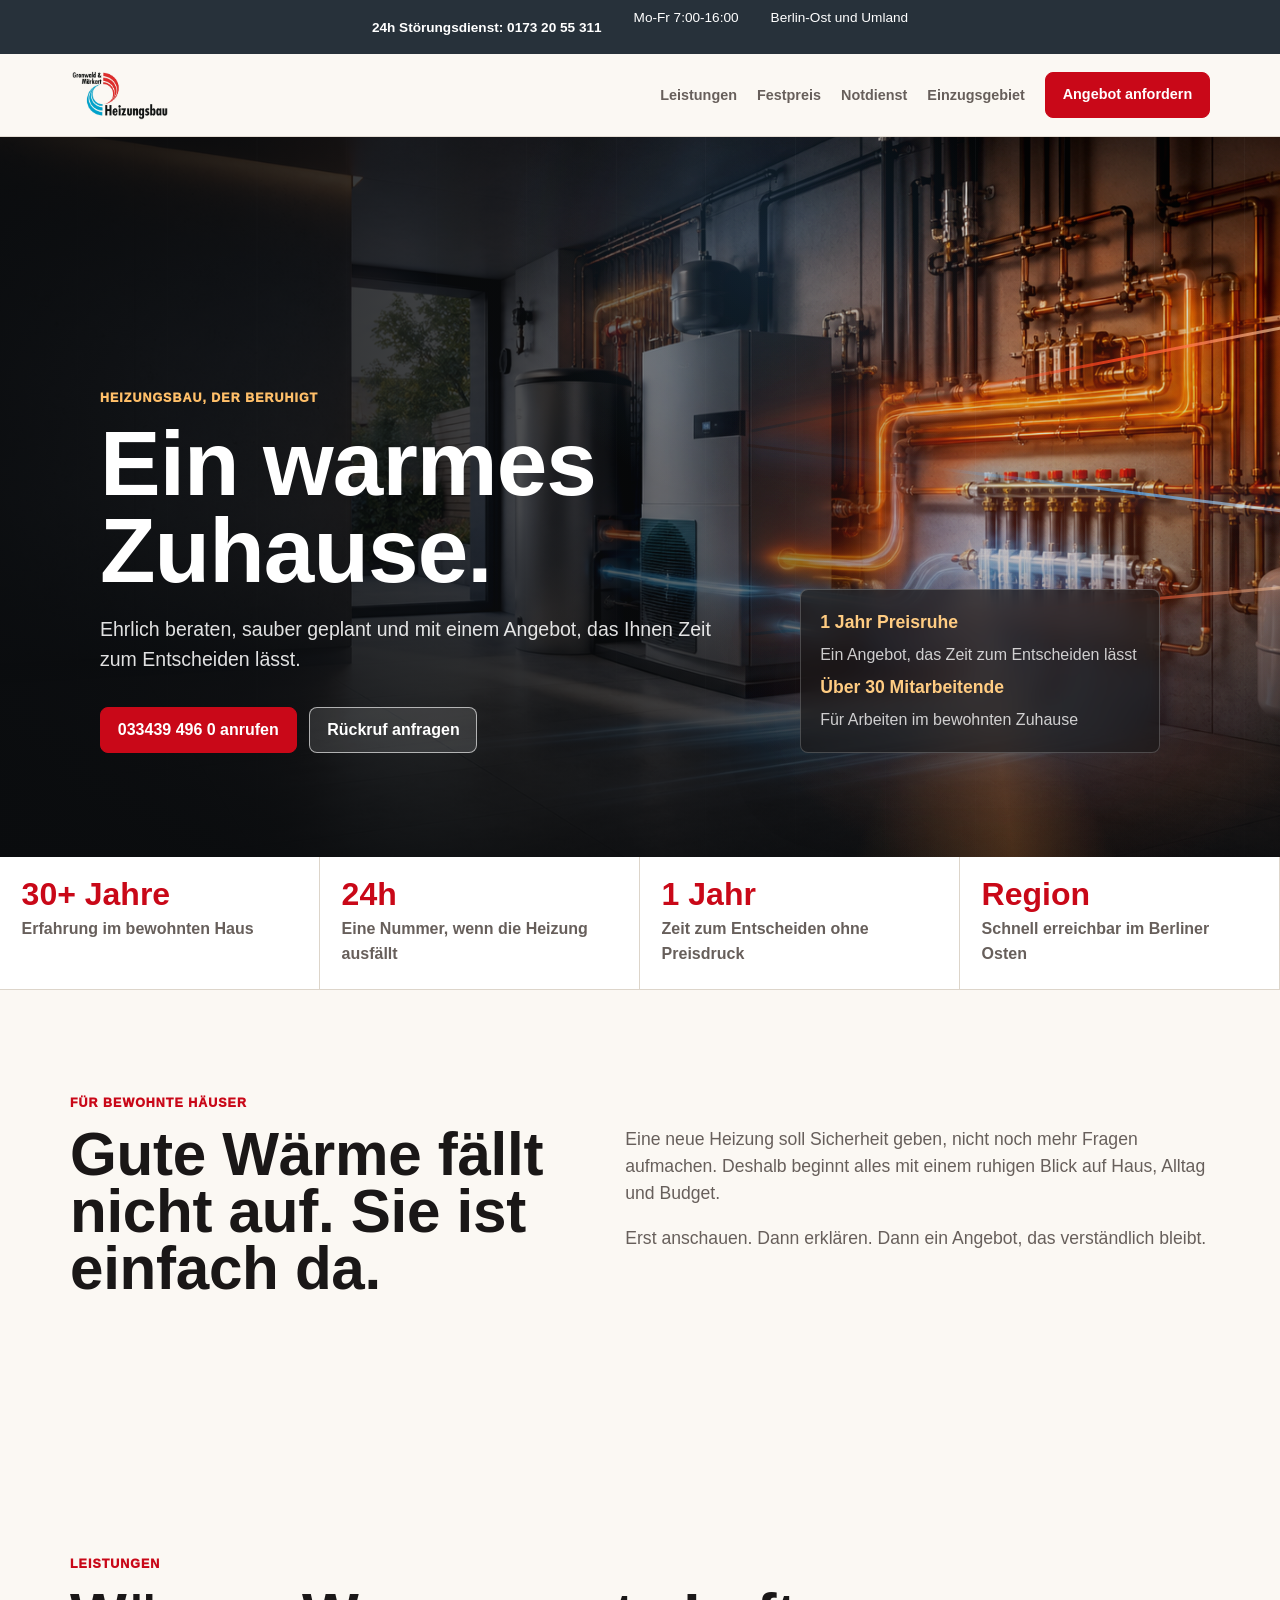
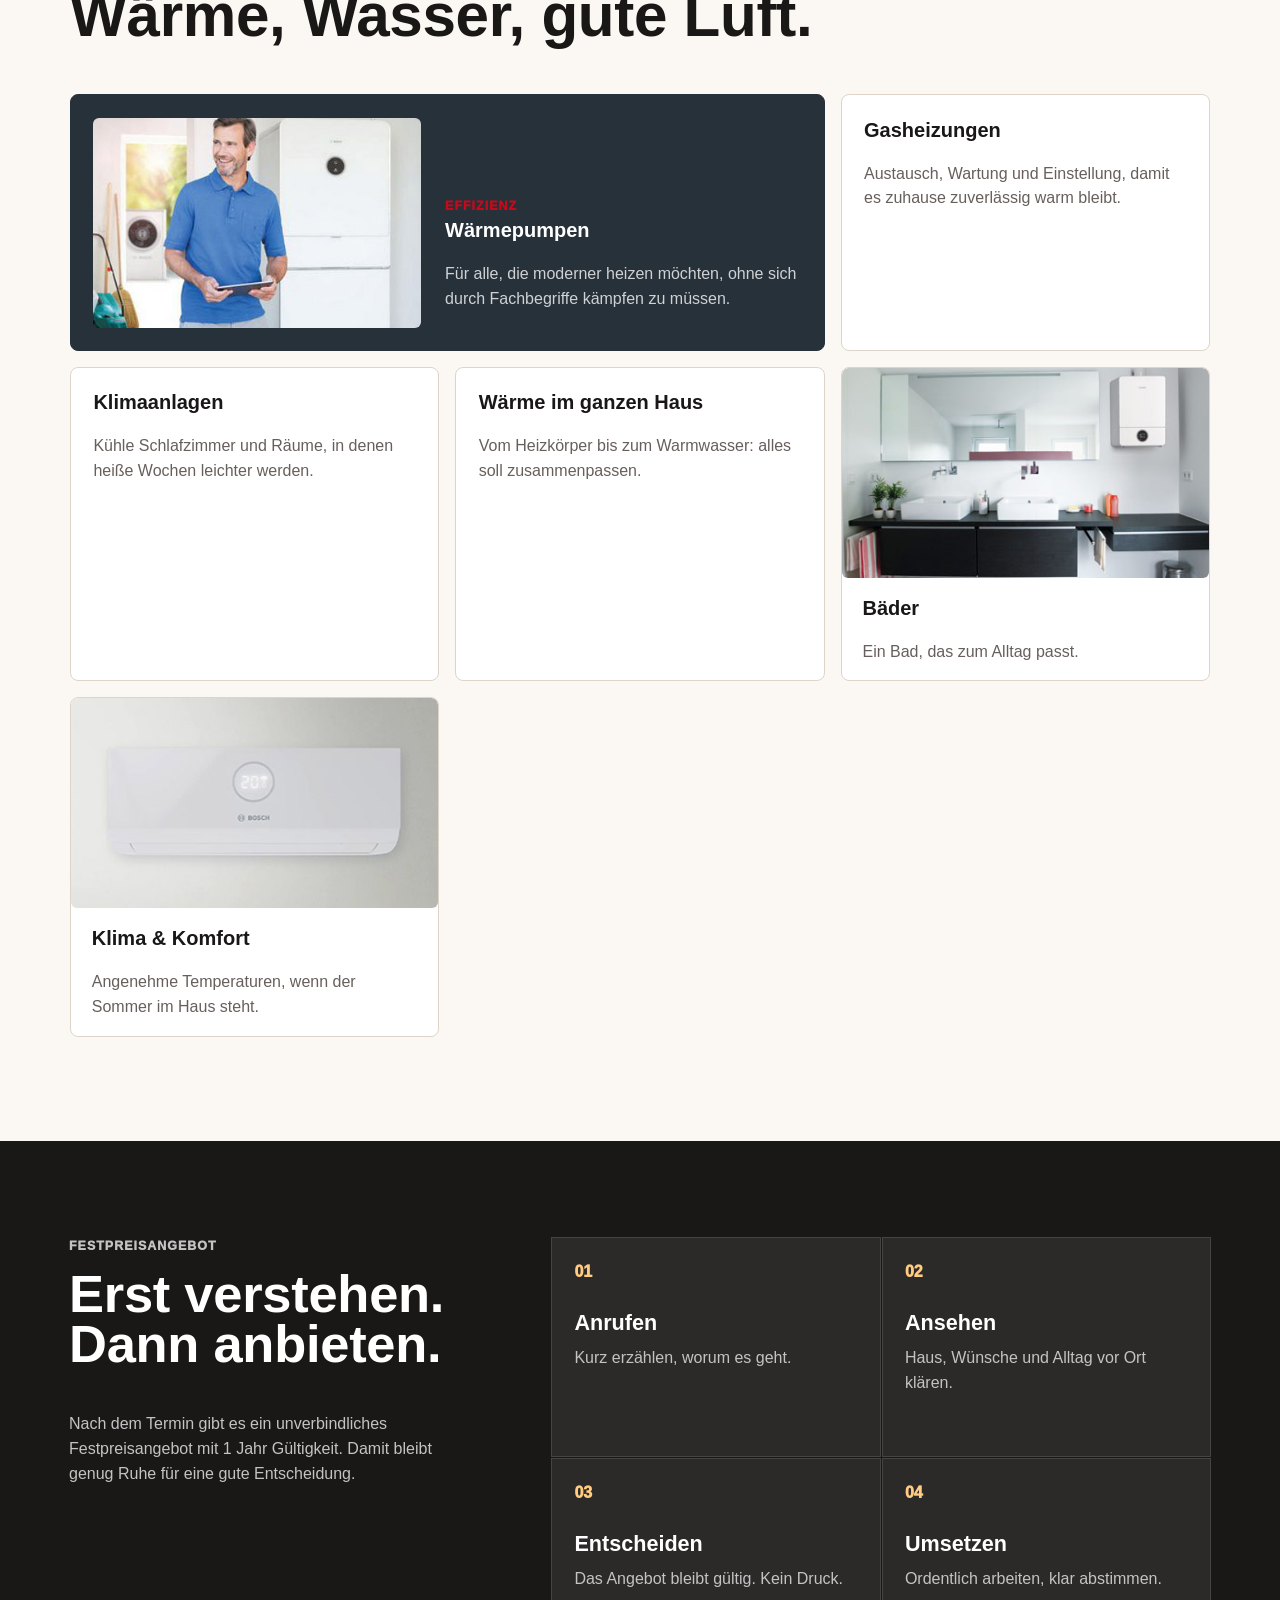
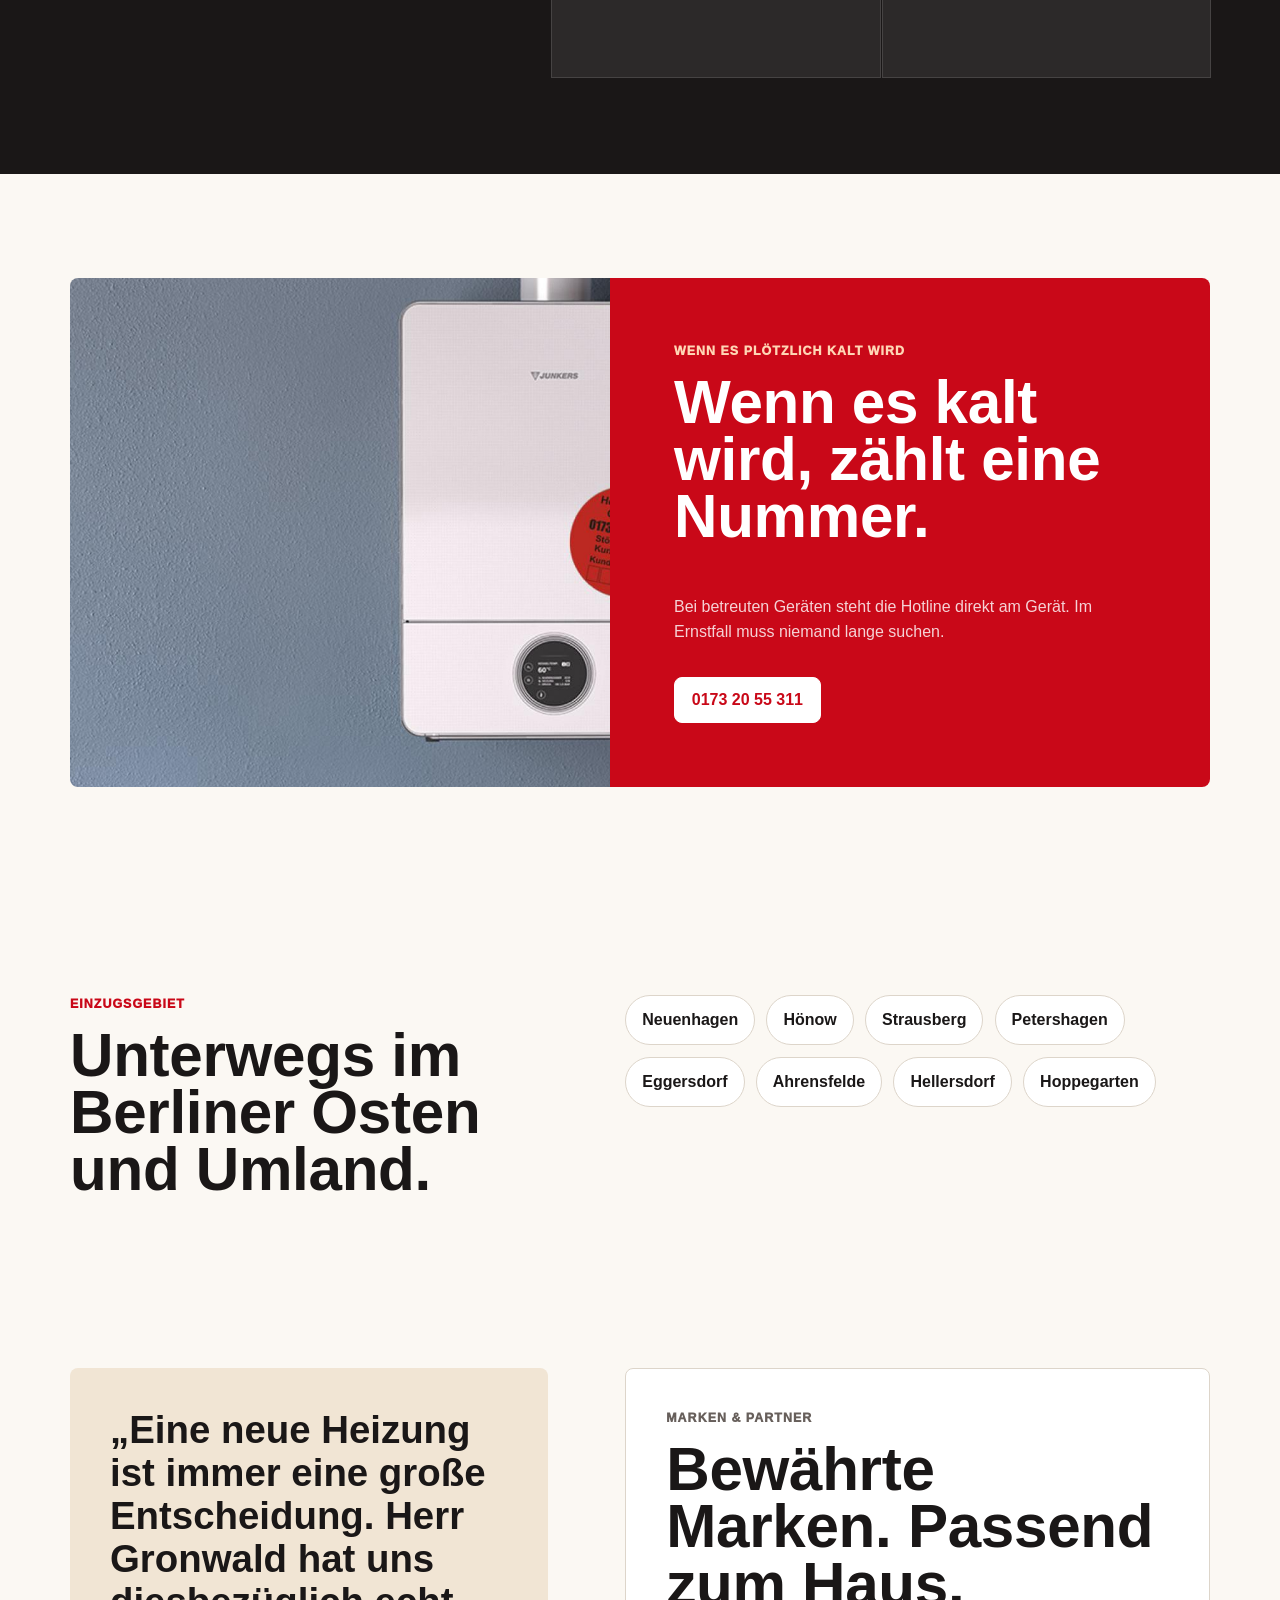
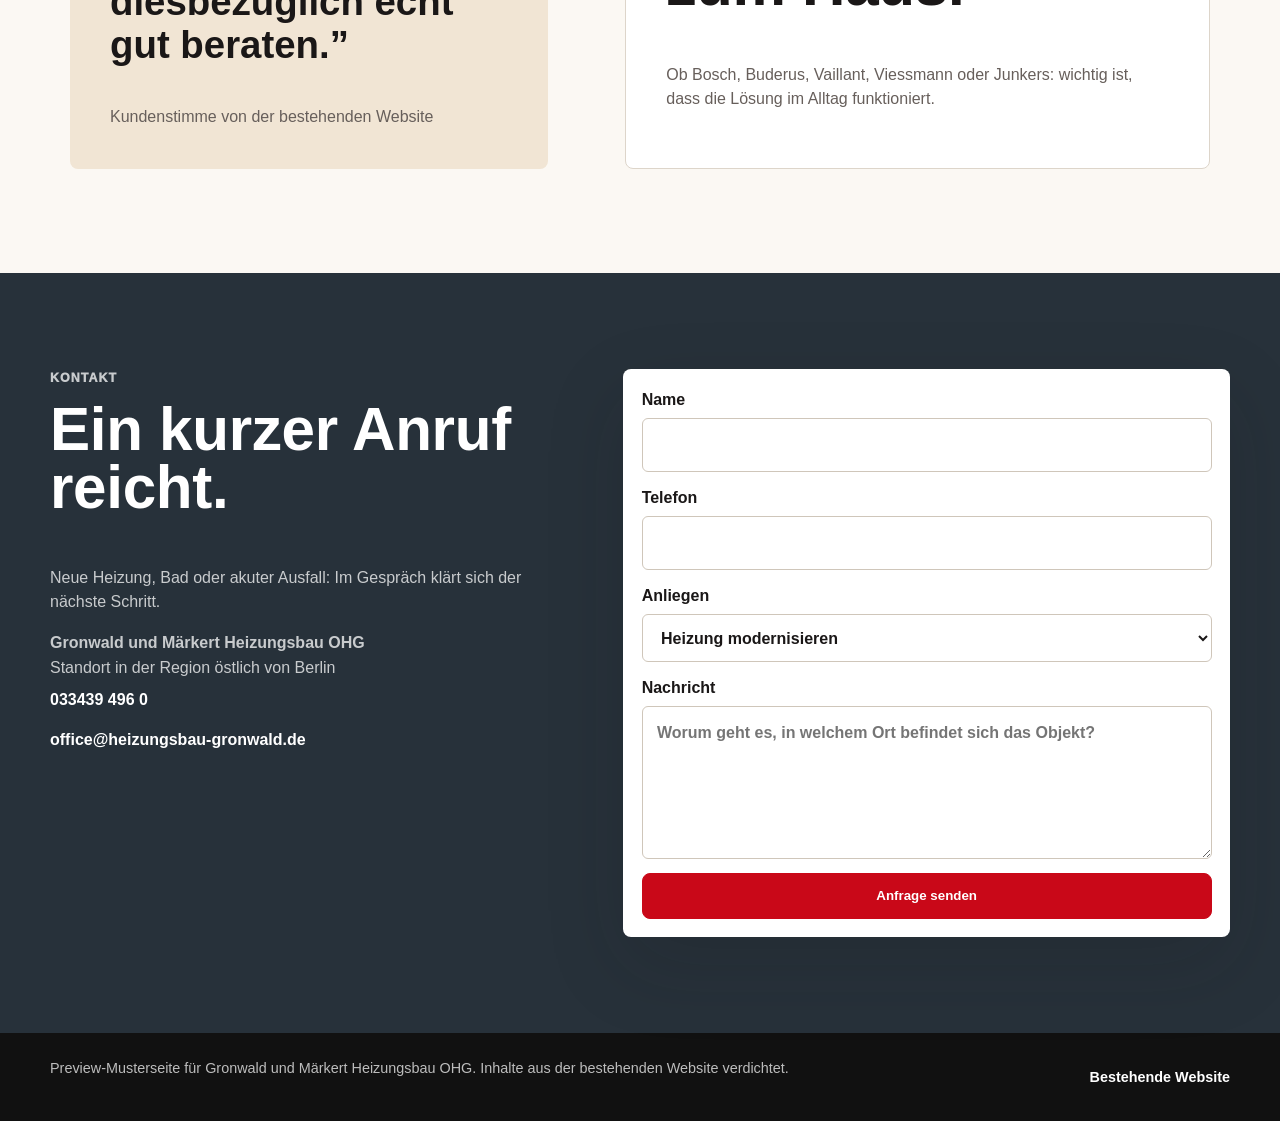
<file: website-gronwald-maerkert-heizungsbau/index.html>
<!DOCTYPE html>
<html lang="de">
<head>
  <meta charset="utf-8">
  <meta name="viewport" content="width=device-width, initial-scale=1">
  <title>Gronwald und Märkert Heizungsbau OHG | Heizung, Wärmepumpe & Notdienst in der Region</title>
  <meta name="description" content="Heizungsbau, Wärmepumpen, Gasheizungen, Bäder, Klima und 24h-Notdienst für die Region östlich von Berlin. Persönlich beraten, sauber geplant, zuverlässig umgesetzt.">
  <meta name="robots" content="index,follow">
  <meta property="og:title" content="Gronwald und Märkert Heizungsbau OHG">
  <meta property="og:description" content="Über 30 Mitarbeitende, über 30 Jahre Erfahrung und 1 Jahr gültige Festpreisangebote für Heizungsbau und Haustechnik.">
  <meta property="og:type" content="website">
  <meta property="og:image" content="assets/images/hero-energy-system.png">
  <link rel="icon" href="assets/images/favicon.svg" type="image/svg+xml">
  <link rel="stylesheet" href="assets/css/styles.css">
  <script type="application/ld+json">
    {
      "@context": "https://schema.org",
      "@type": "HVACBusiness",
      "name": "Gronwald und Märkert Heizungsbau OHG",
      "image": "assets/images/hero-energy-system.png",
      "url": "https://www.heizungsbau-gronwald.de/",
      "telephone": "+49334394960",
      "email": "office@heizungsbau-gronwald.de",
      "address": {
        "@type": "PostalAddress",
        "streetAddress": "Am Gewerbepark 1-2",
        "postalCode": "15345",
      "addressLocality": "Region östlich von Berlin",
        "addressCountry": "DE"
      },
      "areaServed": ["Neuenhagen", "Hönow", "Strausberg", "Petershagen", "Eggersdorf", "Ahrensfelde", "Hellersdorf", "Hoppegarten"],
      "openingHoursSpecification": [{
        "@type": "OpeningHoursSpecification",
        "dayOfWeek": ["Monday", "Tuesday", "Wednesday", "Thursday", "Friday"],
        "opens": "07:00",
        "closes": "16:00"
      }],
      "hasOfferCatalog": {
        "@type": "OfferCatalog",
        "name": "Heizungsbau und Haustechnik",
        "itemListElement": [
          {"@type": "Offer", "itemOffered": {"@type": "Service", "name": "Gasheizungen und Brennwerttechnik"}},
          {"@type": "Offer", "itemOffered": {"@type": "Service", "name": "Wärmepumpen"}},
          {"@type": "Offer", "itemOffered": {"@type": "Service", "name": "Klimaanlagen"}},
          {"@type": "Offer", "itemOffered": {"@type": "Service", "name": "Badmodernisierung"}},
          {"@type": "Offer", "itemOffered": {"@type": "Service", "name": "Solar und Warmwasser"}}
        ]
      }
    }
  </script>
</head>
<body>
  <a class="skip-link" href="#main">Zum Inhalt springen</a>
  <header class="site-header" data-header>
    <div class="topbar">
      <a href="tel:+491732055311">24h Störungsdienst: 0173 20 55 311</a>
      <span>Mo-Fr 7:00-16:00</span>
      <span>Berlin-Ost und Umland</span>
    </div>
    <nav class="nav" aria-label="Hauptnavigation">
      <a class="brand" href="#top" aria-label="Gronwald und Märkert Startseite">
        <img src="assets/images/logo-gronwald.jpg" alt="Gronwald und Märkert Heizungsbau OHG Logo">
      </a>
      <button class="menu-toggle" type="button" aria-expanded="false" aria-controls="nav-links" data-menu-toggle>
        <span></span><span></span><span></span>
      </button>
      <div class="nav-links" id="nav-links" data-nav-links>
        <a href="#leistungen">Leistungen</a>
        <a href="#festpreis">Festpreis</a>
        <a href="#notdienst">Notdienst</a>
        <a href="#gebiet">Einzugsgebiet</a>
        <a class="nav-cta" href="#kontakt">Angebot anfordern</a>
      </div>
    </nav>
  </header>

  <main id="main">
    <section class="hero" id="top">
      <div class="hero-media" aria-hidden="true">
        <img src="assets/images/hero-energy-system.png" alt="">
        <div class="energy-field">
          <span class="energy-line line-one"></span>
          <span class="energy-line line-two"></span>
          <span class="energy-line line-three"></span>
        </div>
      </div>
      <div class="hero-content">
        <p class="eyebrow">Heizungsbau, der beruhigt</p>
        <h1>Ein warmes Zuhause.</h1>
        <p class="hero-copy">Ehrlich beraten, sauber geplant und mit einem Angebot, das Ihnen Zeit zum Entscheiden lässt.</p>
        <div class="hero-actions">
          <a class="button primary" href="tel:+49334394960">033439 496 0 anrufen</a>
          <a class="button secondary" href="#kontakt">Rückruf anfragen</a>
        </div>
      </div>
      <aside class="hero-panel" aria-label="Schnelle Fakten">
        <strong>1 Jahr Preisruhe</strong>
        <span>Ein Angebot, das Zeit zum Entscheiden lässt</span>
        <strong>Über 30 Mitarbeitende</strong>
        <span>Für Arbeiten im bewohnten Zuhause</span>
      </aside>
    </section>

    <section class="trust-strip" aria-label="Vertrauensmerkmale">
      <div><strong>30+ Jahre</strong><span>Erfahrung im bewohnten Haus</span></div>
      <div><strong>24h</strong><span>Eine Nummer, wenn die Heizung ausfällt</span></div>
      <div><strong>1 Jahr</strong><span>Zeit zum Entscheiden ohne Preisdruck</span></div>
      <div><strong>Region</strong><span>Schnell erreichbar im Berliner Osten</span></div>
    </section>

    <section class="section intro">
      <div class="section-kicker">Für bewohnte Häuser</div>
      <div class="intro-grid">
        <div>
          <h2>Gute Wärme fällt nicht auf. Sie ist einfach da.</h2>
        </div>
        <div>
          <p>Eine neue Heizung soll Sicherheit geben, nicht noch mehr Fragen aufmachen. Deshalb beginnt alles mit einem ruhigen Blick auf Haus, Alltag und Budget.</p>
          <p>Erst anschauen. Dann erklären. Dann ein Angebot, das verständlich bleibt.</p>
        </div>
      </div>
    </section>

    <section class="section services" id="leistungen">
      <div class="section-heading">
        <p class="section-kicker">Leistungen</p>
        <h2>Wärme, Wasser, gute Luft.</h2>
      </div>
      <div class="service-grid">
        <article class="service-card featured">
          <img src="assets/images/waermepumpe.jpg" alt="Wärmepumpen-Außengerät vor einer Fassade">
          <div>
            <span>Effizienz</span>
            <h3>Wärmepumpen</h3>
            <p>Für alle, die moderner heizen möchten, ohne sich durch Fachbegriffe kämpfen zu müssen.</p>
          </div>
        </article>
        <article class="service-card">
          <h3>Gasheizungen</h3>
          <p>Austausch, Wartung und Einstellung, damit es zuhause zuverlässig warm bleibt.</p>
        </article>
        <article class="service-card">
          <h3>Klimaanlagen</h3>
          <p>Kühle Schlafzimmer und Räume, in denen heiße Wochen leichter werden.</p>
        </article>
        <article class="service-card">
          <h3>Wärme im ganzen Haus</h3>
          <p>Vom Heizkörper bis zum Warmwasser: alles soll zusammenpassen.</p>
        </article>
        <article class="service-card visual">
          <img src="assets/images/badmodernisierung.jpg" alt="Modernes Badezimmer mit Waschtisch und Spiegel">
          <h3>Bäder</h3>
          <p>Ein Bad, das zum Alltag passt.</p>
        </article>
        <article class="service-card visual">
          <img src="assets/images/klimaanlage.jpg" alt="Modernes Klimagerät an einer Wand">
          <h3>Klima & Komfort</h3>
          <p>Angenehme Temperaturen, wenn der Sommer im Haus steht.</p>
        </article>
      </div>
    </section>

    <section class="process" id="festpreis">
      <div class="process-content">
        <p class="section-kicker">Festpreisangebot</p>
        <h2>Erst verstehen. Dann anbieten.</h2>
        <p>Nach dem Termin gibt es ein unverbindliches Festpreisangebot mit 1 Jahr Gültigkeit. Damit bleibt genug Ruhe für eine gute Entscheidung.</p>
      </div>
      <ol class="process-steps">
        <li><span>01</span><strong>Anrufen</strong><p>Kurz erzählen, worum es geht.</p></li>
        <li><span>02</span><strong>Ansehen</strong><p>Haus, Wünsche und Alltag vor Ort klären.</p></li>
        <li><span>03</span><strong>Entscheiden</strong><p>Das Angebot bleibt gültig. Kein Druck.</p></li>
        <li><span>04</span><strong>Umsetzen</strong><p>Ordentlich arbeiten, klar abstimmen.</p></li>
      </ol>
    </section>

    <section class="section emergency" id="notdienst">
      <div class="emergency-image">
        <img src="assets/images/notdienst-heizung.jpg" alt="Heizungsanlage im Hauswirtschaftsraum">
      </div>
      <div class="emergency-card">
        <p class="section-kicker">Wenn es plötzlich kalt wird</p>
        <h2>Wenn es kalt wird, zählt eine Nummer.</h2>
        <p>Bei betreuten Geräten steht die Hotline direkt am Gerät. Im Ernstfall muss niemand lange suchen.</p>
        <a class="button emergency-button" href="tel:+491732055311">0173 20 55 311</a>
      </div>
    </section>

    <section class="section region" id="gebiet">
      <div>
        <p class="section-kicker">Einzugsgebiet</p>
        <h2>Unterwegs im Berliner Osten und Umland.</h2>
      </div>
      <ul class="region-list" aria-label="Orte im Einzugsgebiet">
        <li>Neuenhagen</li>
        <li>Hönow</li>
        <li>Strausberg</li>
        <li>Petershagen</li>
        <li>Eggersdorf</li>
        <li>Ahrensfelde</li>
        <li>Hellersdorf</li>
        <li>Hoppegarten</li>
      </ul>
    </section>

    <section class="section proof">
      <div class="quote">
        <p>„Eine neue Heizung ist immer eine große Entscheidung. Herr Gronwald hat uns diesbezüglich echt gut beraten.”</p>
        <span>Kundenstimme von der bestehenden Website</span>
      </div>
      <div class="brands">
        <p class="section-kicker">Marken & Partner</p>
        <h2>Bewährte Marken. Passend zum Haus.</h2>
        <p>Ob Bosch, Buderus, Vaillant, Viessmann oder Junkers: wichtig ist, dass die Lösung im Alltag funktioniert.</p>
      </div>
    </section>

    <section class="contact" id="kontakt">
      <div class="contact-copy">
        <p class="section-kicker">Kontakt</p>
        <h2>Ein kurzer Anruf reicht.</h2>
        <p>Neue Heizung, Bad oder akuter Ausfall: Im Gespräch klärt sich der nächste Schritt.</p>
        <address>
          <strong>Gronwald und Märkert Heizungsbau OHG</strong><br>
          Standort in der Region östlich von Berlin<br>
          <a href="tel:+49334394960">033439 496 0</a><br>
          <a href="mailto:office@heizungsbau-gronwald.de">office@heizungsbau-gronwald.de</a>
        </address>
      </div>
      <form class="contact-form" action="mailto:office@heizungsbau-gronwald.de" method="post" enctype="text/plain">
        <label>
          Name
          <input type="text" name="Name" autocomplete="name" required>
        </label>
        <label>
          Telefon
          <input type="tel" name="Telefon" autocomplete="tel" required>
        </label>
        <label>
          Anliegen
          <select name="Anliegen">
            <option>Heizung modernisieren</option>
            <option>Wärmepumpe prüfen</option>
            <option>Bad / Sanitär</option>
            <option>Wartung oder Störung</option>
          </select>
        </label>
        <label>
          Nachricht
          <textarea name="Nachricht" rows="5" placeholder="Worum geht es, in welchem Ort befindet sich das Objekt?"></textarea>
        </label>
        <button class="button primary" type="submit">Anfrage senden</button>
      </form>
    </section>
  </main>

  <footer class="footer">
    <p>Preview-Musterseite für Gronwald und Märkert Heizungsbau OHG. Inhalte aus der bestehenden Website verdichtet.</p>
    <a href="https://www.heizungsbau-gronwald.de/">Bestehende Website</a>
  </footer>

  <div class="mobile-contact" aria-label="Mobile Schnellkontakte">
    <a href="tel:+49334394960">Anrufen</a>
    <a href="tel:+491732055311">Notdienst</a>
  </div>

  <script src="assets/js/main.js"></script>
</body>
</html>
</file>
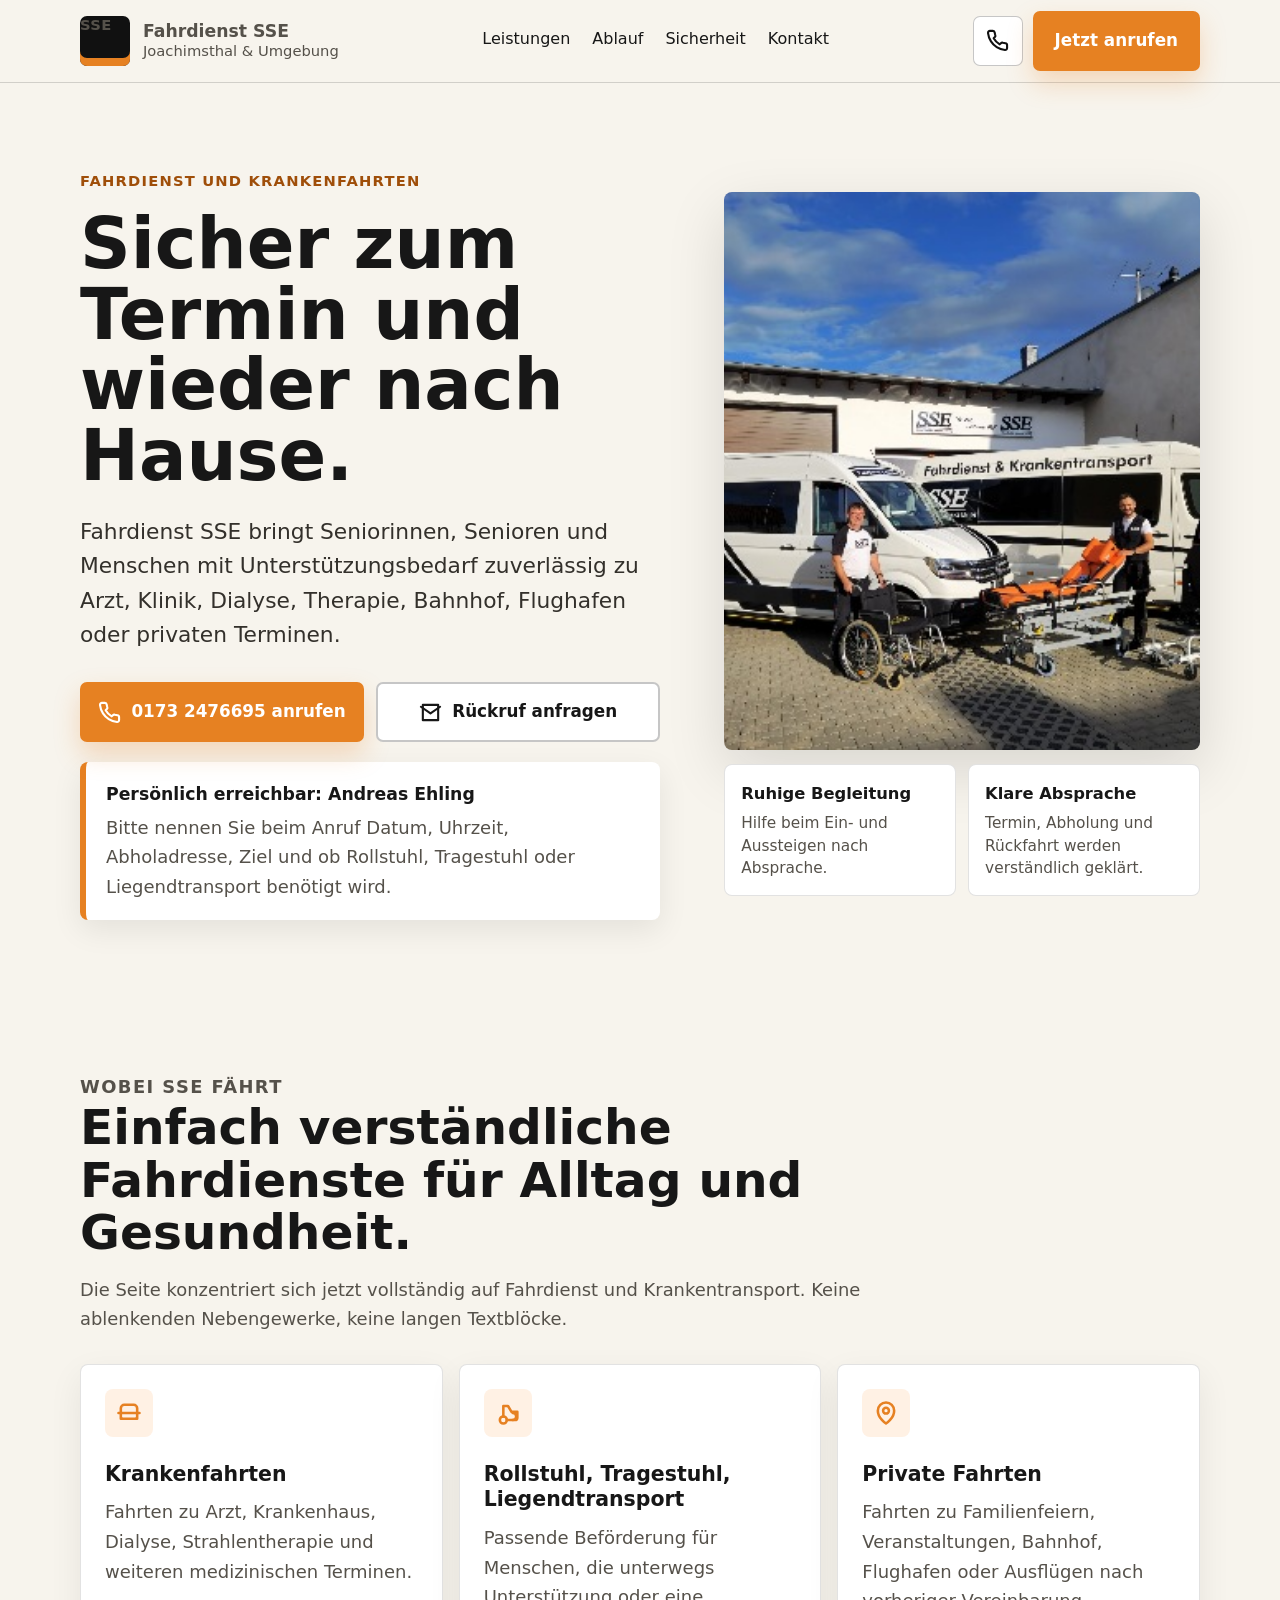
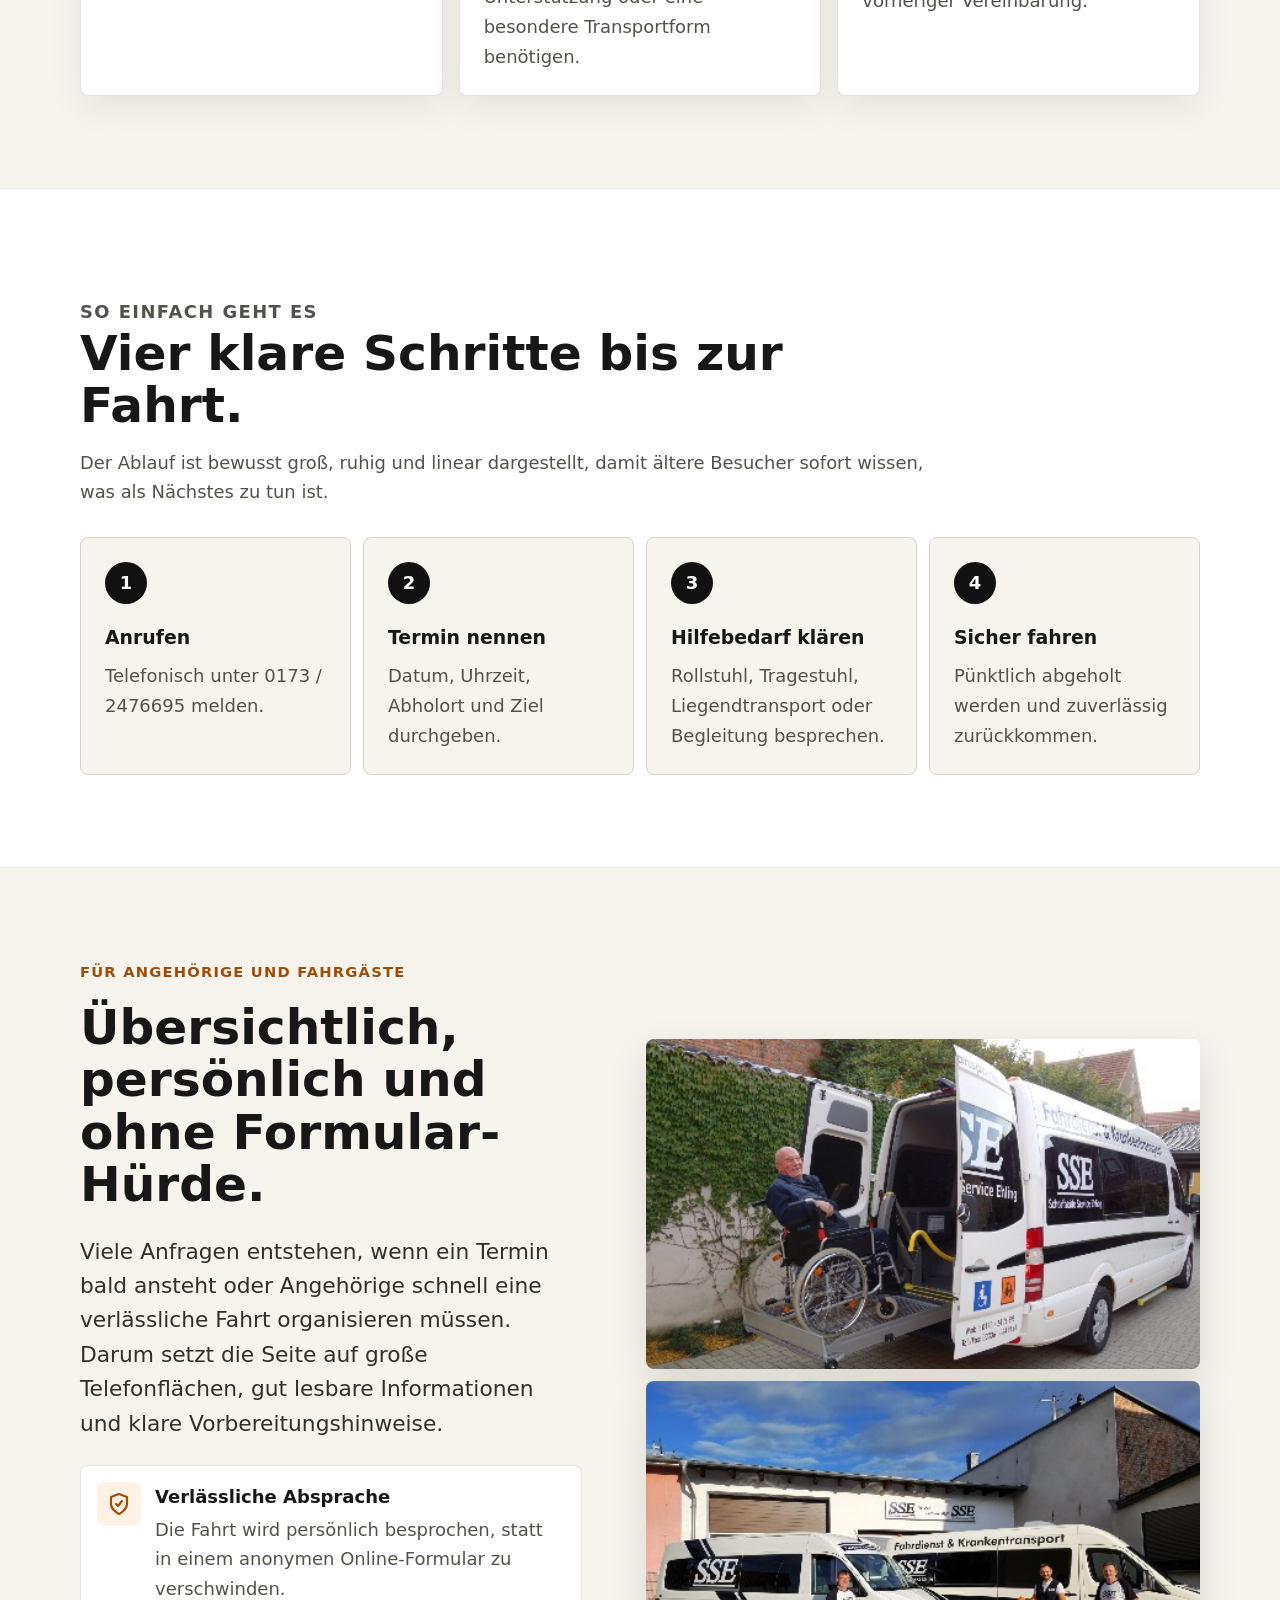
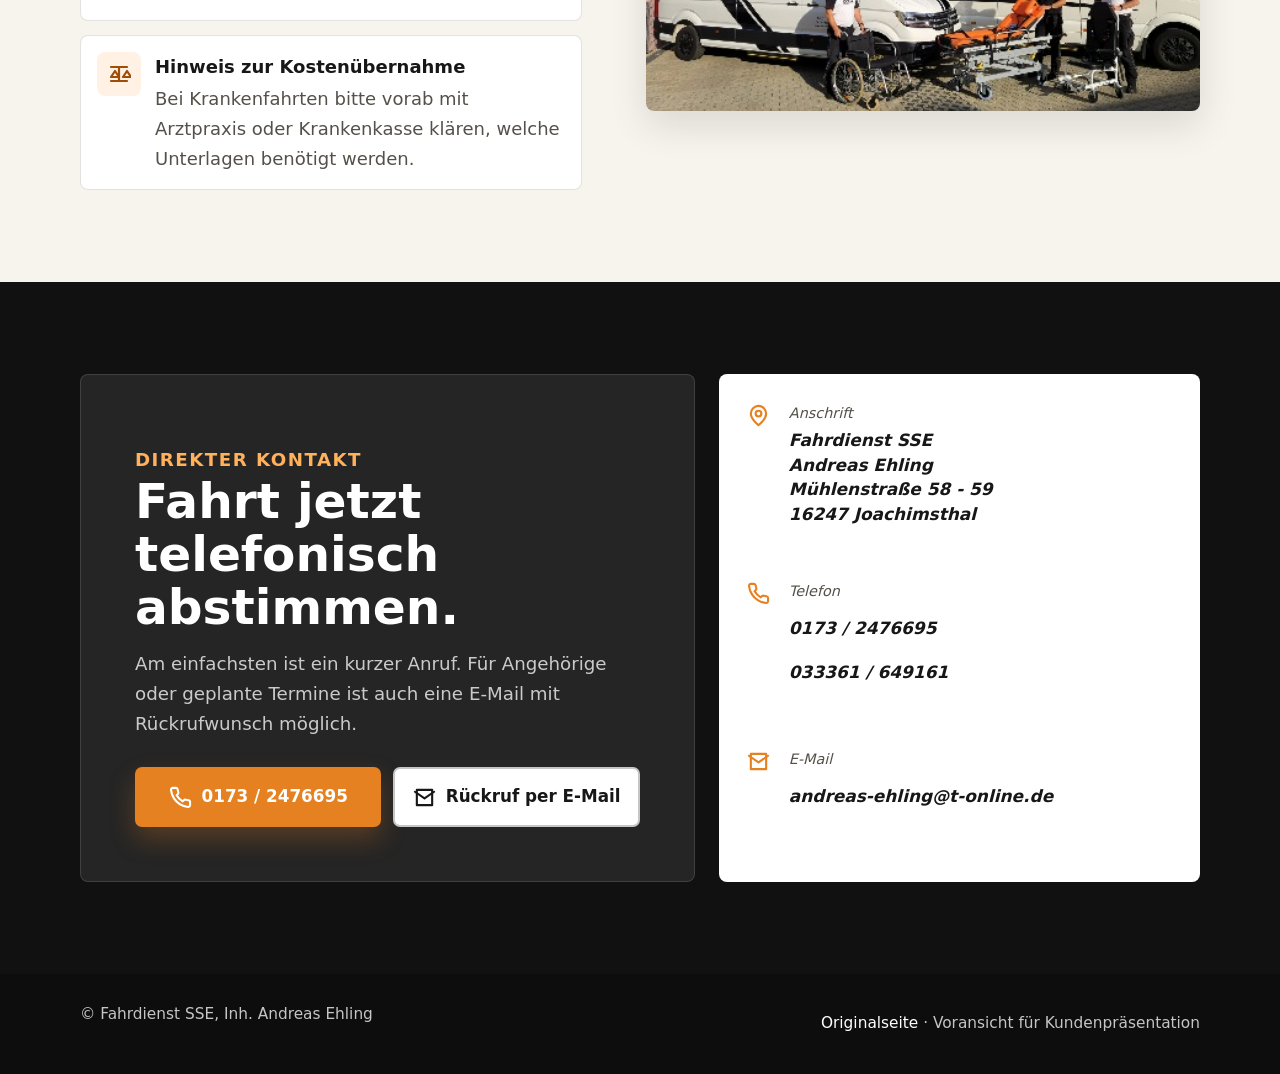
<file: website-sse-transporte/index.html>
<!doctype html>
<html lang="de">
<head>
  <meta charset="utf-8">
  <meta name="viewport" content="width=device-width, initial-scale=1">
  <title>Fahrdienst SSE Joachimsthal | Krankenfahrten & Fahrservice</title>
  <meta name="description" content="Fahrdienst SSE in Joachimsthal: Krankenfahrten, Rollstuhl-, Tragestuhl- und Liegendtransport sowie sichere Fahrten zu Arzt, Klinik, Dialyse und privaten Terminen.">
  <meta name="theme-color" content="#f7f4ed">
  <link rel="icon" href="data:image/svg+xml,%3Csvg xmlns='http://www.w3.org/2000/svg' viewBox='0 0 64 64'%3E%3Crect width='64' height='64' rx='8' fill='%23111111'/%3E%3Cpath d='M0 48h64v16H0z' fill='%23e68122'/%3E%3Ctext x='32' y='37' text-anchor='middle' font-size='19' font-family='Arial,sans-serif' font-weight='700' fill='white'%3ESSE%3C/text%3E%3C/svg%3E">
  <link rel="preload" href="assets/fahrdienst.jpg" as="image">
  <style>
    :root {
      --ink: #171717;
      --muted: #55514a;
      --paper: #f7f4ed;
      --panel: #ffffff;
      --line: #d9d2c5;
      --black: #111111;
      --charcoal: #252525;
      --accent: #e68122;
      --accent-dark: #9f4e09;
      --accent-soft: #fff1e4;
      --shadow: 0 20px 58px rgba(17, 17, 17, .13);
      --radius: 8px;
    }

    * { box-sizing: border-box; }
    html { scroll-behavior: smooth; }
    body {
      margin: 0;
      font-family: ui-sans-serif, system-ui, -apple-system, BlinkMacSystemFont, "Segoe UI", sans-serif;
      color: var(--ink);
      background: var(--paper);
      font-size: 18px;
      line-height: 1.65;
    }
    img { display: block; max-width: 100%; }
    a { color: inherit; }
    :focus-visible {
      outline: 4px solid rgba(230, 129, 34, .78);
      outline-offset: 3px;
    }
    .skip-link {
      position: absolute;
      left: 14px;
      top: -70px;
      z-index: 20;
      padding: 12px 16px;
      color: white;
      background: var(--ink);
    }
    .skip-link:focus { top: 14px; }

    .site-header {
      position: sticky;
      top: 0;
      z-index: 10;
      background: rgba(247, 244, 237, .96);
      border-bottom: 1px solid rgba(17, 17, 17, .16);
      backdrop-filter: blur(14px);
    }
    .nav {
      width: min(1120px, calc(100% - 32px));
      min-height: 82px;
      margin: 0 auto;
      display: flex;
      align-items: center;
      justify-content: space-between;
      gap: 18px;
    }
    .brand {
      display: flex;
      align-items: center;
      gap: 13px;
      text-decoration: none;
      min-width: max-content;
    }
    .brand-mark {
      width: 50px;
      height: 50px;
      display: grid;
      place-items: center;
      color: white;
      background: var(--black);
      box-shadow: inset 0 -8px 0 var(--accent);
      border-radius: 7px;
      font-weight: 900;
      letter-spacing: .02em;
    }
    .brand strong {
      display: block;
      font-size: 1.08rem;
      line-height: 1.2;
    }
    .brand span {
      display: block;
      color: var(--muted);
      font-size: .92rem;
      line-height: 1.25;
    }
    .nav-links {
      display: flex;
      align-items: center;
      gap: 22px;
      font-size: 1rem;
    }
    .nav-links a {
      min-height: 44px;
      display: inline-flex;
      align-items: center;
      text-decoration: none;
      border-bottom: 3px solid transparent;
    }
    .nav-links a:hover { border-color: var(--accent); }
    .nav-actions {
      display: flex;
      align-items: center;
      gap: 10px;
    }
    .icon-btn,
    .menu-toggle {
      width: 50px;
      height: 50px;
      display: grid;
      place-items: center;
      border: 1px solid rgba(17, 17, 17, .24);
      border-radius: 7px;
      background: white;
      color: var(--black);
      cursor: pointer;
      text-decoration: none;
    }
    .menu-toggle { display: none; }
    .icon {
      width: 23px;
      height: 23px;
      flex: 0 0 auto;
      fill: none;
      stroke: currentColor;
      stroke-width: 2.2;
      stroke-linecap: round;
      stroke-linejoin: round;
    }
    .btn {
      min-height: 56px;
      display: inline-flex;
      align-items: center;
      justify-content: center;
      gap: 10px;
      padding: 14px 20px;
      border: 2px solid transparent;
      border-radius: 7px;
      background: var(--accent);
      color: white;
      font-size: 1.05rem;
      font-weight: 800;
      text-decoration: none;
      white-space: nowrap;
      box-shadow: 0 12px 26px rgba(230, 129, 34, .26);
    }
    .btn.secondary {
      background: white;
      color: var(--ink);
      border-color: rgba(17, 17, 17, .24);
      box-shadow: none;
    }
    .btn.wide { width: 100%; }

    .hero {
      width: min(1120px, calc(100% - 32px));
      min-height: calc(100vh - 82px);
      margin: 0 auto;
      padding: clamp(42px, 7vw, 86px) 0 44px;
      display: grid;
      grid-template-columns: minmax(0, 1fr) minmax(360px, .82fr);
      align-items: center;
      gap: clamp(30px, 5vw, 64px);
    }
    .eyebrow {
      margin: 0 0 16px;
      color: var(--accent-dark);
      font-size: .92rem;
      font-weight: 900;
      letter-spacing: .08em;
      text-transform: uppercase;
    }
    h1 {
      max-width: 11ch;
      margin: 0;
      font-size: clamp(2.5rem, 5.5vw, 5.2rem);
      line-height: 1;
      letter-spacing: 0;
    }
    .lead {
      max-width: 720px;
      margin: 24px 0 0;
      color: #33302b;
      font-size: clamp(1.18rem, 1.7vw, 1.38rem);
      line-height: 1.58;
    }
    .hero-actions {
      display: grid;
      grid-template-columns: repeat(2, minmax(0, 1fr));
      gap: 12px;
      max-width: 650px;
      margin-top: 30px;
    }
    .callout {
      max-width: 650px;
      margin-top: 20px;
      padding: 18px 20px;
      border-left: 6px solid var(--accent);
      border-radius: var(--radius);
      background: white;
      box-shadow: 0 10px 30px rgba(17, 17, 17, .08);
    }
    .callout strong { display: block; font-size: 1.08rem; }
    .callout p { margin: 4px 0 0; color: var(--muted); }
    .hero-media {
      position: relative;
      display: grid;
      gap: 14px;
    }
    .hero-image {
      width: 100%;
      height: min(62vh, 590px);
      min-height: 430px;
      object-fit: cover;
      border-radius: var(--radius);
      box-shadow: var(--shadow);
    }
    .comfort-box {
      display: grid;
      grid-template-columns: repeat(2, minmax(0, 1fr));
      gap: 12px;
    }
    .comfort-item {
      padding: 16px;
      background: white;
      border: 1px solid rgba(17, 17, 17, .12);
      border-radius: var(--radius);
    }
    .comfort-item strong {
      display: block;
      margin-bottom: 4px;
      font-size: 1.02rem;
    }
    .comfort-item span {
      display: block;
      color: var(--muted);
      font-size: .96rem;
      line-height: 1.45;
    }

    section { padding: clamp(58px, 8vw, 92px) 0; }
    .section-inner {
      width: min(1120px, calc(100% - 32px));
      margin: 0 auto;
    }
    .section-heading {
      max-width: 850px;
      margin-bottom: 30px;
    }
    h2 {
      margin: 0;
      font-size: clamp(2rem, 3.8vw, 3.35rem);
      line-height: 1.08;
      letter-spacing: 0;
    }
    .section-heading p {
      margin: 16px 0 0;
      color: var(--muted);
      font-size: 1.12rem;
    }

    .services-grid {
      display: grid;
      grid-template-columns: repeat(3, minmax(0, 1fr));
      gap: 16px;
    }
    .service-card {
      min-height: 100%;
      padding: 24px;
      background: white;
      border: 1px solid rgba(17, 17, 17, .12);
      border-radius: var(--radius);
      box-shadow: 0 12px 34px rgba(17, 17, 17, .07);
    }
    .service-card svg {
      width: 48px;
      height: 48px;
      margin-bottom: 16px;
      padding: 10px;
      color: var(--accent);
      border-radius: 8px;
      background: var(--accent-soft);
    }
    .service-card h3 {
      margin: 0 0 10px;
      font-size: 1.28rem;
      line-height: 1.25;
    }
    .service-card p {
      margin: 0;
      color: var(--muted);
    }

    .plain-band {
      background: #fff;
      border-top: 1px solid rgba(17, 17, 17, .1);
      border-bottom: 1px solid rgba(17, 17, 17, .1);
    }
    .steps {
      display: grid;
      grid-template-columns: repeat(4, minmax(0, 1fr));
      gap: 12px;
    }
    .step {
      padding: 24px;
      border-radius: var(--radius);
      background: var(--paper);
      border: 1px solid var(--line);
    }
    .step span {
      width: 42px;
      height: 42px;
      display: grid;
      place-items: center;
      margin-bottom: 18px;
      color: white;
      background: var(--black);
      border-radius: 50%;
      font-weight: 900;
    }
    .step h3 {
      margin: 0 0 8px;
      font-size: 1.18rem;
    }
    .step p { margin: 0; color: var(--muted); }

    .split {
      display: grid;
      grid-template-columns: minmax(0, .95fr) minmax(360px, 1.05fr);
      gap: clamp(28px, 5vw, 64px);
      align-items: center;
    }
    .photo-pair {
      display: grid;
      gap: 12px;
    }
    .photo-pair img {
      width: 100%;
      height: 330px;
      object-fit: cover;
      border-radius: var(--radius);
      box-shadow: 0 14px 38px rgba(17, 17, 17, .12);
    }
    .notice-list {
      display: grid;
      gap: 14px;
      margin-top: 24px;
    }
    .notice {
      display: grid;
      grid-template-columns: 44px 1fr;
      gap: 14px;
      align-items: start;
      padding: 16px;
      background: white;
      border: 1px solid rgba(17, 17, 17, .12);
      border-radius: var(--radius);
    }
    .notice svg {
      width: 44px;
      height: 44px;
      padding: 10px;
      color: var(--accent-dark);
      background: var(--accent-soft);
      border-radius: 8px;
    }
    .notice strong { display: block; }
    .notice p { margin: 3px 0 0; color: var(--muted); }

    .contact {
      background: var(--black);
      color: white;
    }
    .contact .eyebrow { color: #ffb15c; }
    .contact h2 { color: white; }
    .contact-panel {
      display: grid;
      grid-template-columns: minmax(0, .92fr) minmax(330px, .72fr);
      gap: 24px;
      align-items: stretch;
    }
    .contact-copy {
      padding: clamp(28px, 5vw, 54px);
      background: var(--charcoal);
      border: 1px solid rgba(255, 255, 255, .12);
      border-radius: var(--radius);
    }
    .contact-copy p {
      max-width: 680px;
      margin: 16px 0 0;
      color: rgba(255, 255, 255, .76);
      font-size: 1.14rem;
    }
    .contact-actions {
      display: grid;
      grid-template-columns: repeat(2, minmax(0, 1fr));
      gap: 12px;
      max-width: 680px;
      margin-top: 28px;
    }
    .contact-card {
      display: grid;
      gap: 18px;
      padding: 28px;
      color: var(--ink);
      background: white;
      border-radius: var(--radius);
    }
    .contact-line {
      display: grid;
      grid-template-columns: 28px 1fr;
      gap: 14px;
      align-items: start;
    }
    .contact-line svg { color: var(--accent); margin-top: 2px; }
    .contact-line span {
      display: block;
      color: var(--muted);
      font-size: .9rem;
      margin-bottom: 2px;
    }
    .contact-line strong {
      display: block;
      overflow-wrap: anywhere;
      font-size: 1.06rem;
      line-height: 1.45;
    }
    .contact-line a {
      min-height: 44px;
      display: inline-flex;
      align-items: center;
      text-decoration: none;
    }

    .site-footer {
      padding: 28px 0;
      color: rgba(255, 255, 255, .76);
      background: #0d0d0d;
      font-size: .96rem;
    }
    .footer-inner {
      width: min(1120px, calc(100% - 32px));
      display: flex;
      justify-content: space-between;
      gap: 18px;
      flex-wrap: wrap;
      margin: 0 auto;
    }
    .footer-inner a {
      min-height: 44px;
      display: inline-flex;
      align-items: center;
      color: white;
      text-decoration: none;
    }

    .reveal {
      opacity: 0;
      transform: translateY(14px);
      transition: opacity .55s ease, transform .55s ease;
    }
    .reveal.visible {
      opacity: 1;
      transform: none;
    }

    @media (max-width: 980px) {
      body { font-size: 17px; }
      .nav { min-height: 74px; }
      .menu-toggle { display: grid; }
      .nav-links {
        position: absolute;
        left: 16px;
        right: 16px;
        top: 84px;
        display: none;
        padding: 12px;
        background: white;
        border: 1px solid rgba(17, 17, 17, .16);
        border-radius: var(--radius);
        box-shadow: var(--shadow);
      }
      .nav-links.open { display: grid; }
      .nav-links a {
        padding: 10px;
        border-bottom: 0;
      }
      .hero,
      .split,
      .contact-panel {
        grid-template-columns: 1fr;
      }
      .hero {
        min-height: auto;
        padding-top: 38px;
      }
      .hero-image {
        height: min(70vw, 520px);
        min-height: 360px;
      }
      .services-grid,
      .steps {
        grid-template-columns: repeat(2, minmax(0, 1fr));
      }
    }

    @media (max-width: 680px) {
      .nav,
      .hero,
      .section-inner,
      .footer-inner {
        width: min(100% - 24px, 1120px);
      }
      .brand span span { display: none; }
      .nav-actions .btn { display: none; }
      h1 { font-size: clamp(2.28rem, 12vw, 3.4rem); }
      .hero-actions,
      .comfort-box,
      .services-grid,
      .steps,
      .contact-actions {
        grid-template-columns: 1fr;
      }
      .hero-actions .btn,
      .contact-actions .btn {
        width: 100%;
      }
      .hero-image,
      .photo-pair img {
        height: 330px;
        min-height: 0;
      }
      .service-card,
      .step,
      .contact-copy,
      .contact-card {
        padding: 20px;
      }
    }
  </style>
</head>
<body>
  <a class="skip-link" href="#leistungen">Zum Inhalt springen</a>
  <header class="site-header">
    <nav class="nav" aria-label="Hauptnavigation">
      <a class="brand" href="#start" aria-label="Fahrdienst SSE Startseite">
        <span class="brand-mark">SSE</span>
        <span>
          <strong>Fahrdienst SSE</strong>
          <span>Joachimsthal & Umgebung</span>
        </span>
      </a>
      <div class="nav-links" id="navLinks">
        <a href="#leistungen">Leistungen</a>
        <a href="#ablauf">Ablauf</a>
        <a href="#sicherheit">Sicherheit</a>
        <a href="#kontakt">Kontakt</a>
      </div>
      <div class="nav-actions">
        <a class="icon-btn" href="tel:+491732476695" aria-label="0173 2476695 anrufen">
          <svg class="icon" viewBox="0 0 24 24" aria-hidden="true"><path d="M22 16.92v3a2 2 0 0 1-2.18 2 19.8 19.8 0 0 1-8.63-3.07 19.5 19.5 0 0 1-6-6A19.8 19.8 0 0 1 2.12 4.2 2 2 0 0 1 4.11 2h3a2 2 0 0 1 2 1.72c.12.9.32 1.77.59 2.61a2 2 0 0 1-.45 2.11L8 9.7a16 16 0 0 0 6.3 6.3l1.26-1.25a2 2 0 0 1 2.11-.45c.84.27 1.72.47 2.61.59A2 2 0 0 1 22 16.92Z"/></svg>
        </a>
        <a class="btn" href="tel:+491732476695">Jetzt anrufen</a>
        <button class="menu-toggle" id="menuToggle" type="button" aria-label="Menü öffnen" aria-controls="navLinks" aria-expanded="false">
          <svg class="icon" viewBox="0 0 24 24" aria-hidden="true"><path d="M4 7h16M4 12h16M4 17h16"/></svg>
        </button>
      </div>
    </nav>
  </header>

  <main id="start">
    <section class="hero">
      <div>
        <p class="eyebrow">Fahrdienst und Krankenfahrten</p>
        <h1>Sicher zum Termin und wieder nach Hause.</h1>
        <p class="lead">Fahrdienst SSE bringt Seniorinnen, Senioren und Menschen mit Unterstützungsbedarf zuverlässig zu Arzt, Klinik, Dialyse, Therapie, Bahnhof, Flughafen oder privaten Terminen.</p>
        <div class="hero-actions" aria-label="Wichtige Kontaktaktionen">
          <a class="btn" href="tel:+491732476695">
            <svg class="icon" viewBox="0 0 24 24" aria-hidden="true"><path d="M22 16.92v3a2 2 0 0 1-2.18 2 19.8 19.8 0 0 1-8.63-3.07 19.5 19.5 0 0 1-6-6A19.8 19.8 0 0 1 2.12 4.2 2 2 0 0 1 4.11 2h3a2 2 0 0 1 2 1.72c.12.9.32 1.77.59 2.61a2 2 0 0 1-.45 2.11L8 9.7a16 16 0 0 0 6.3 6.3l1.26-1.25a2 2 0 0 1 2.11-.45c.84.27 1.72.47 2.61.59A2 2 0 0 1 22 16.92Z"/></svg>
            0173 2476695 anrufen
          </a>
          <a class="btn secondary" href="mailto:andreas-ehling@t-online.de?subject=R%C3%BCckruf%20zum%20Fahrdienst">
            <svg class="icon" viewBox="0 0 24 24" aria-hidden="true"><path d="M4 4h16v16H4z"/><path d="m22 6-10 7L2 6"/></svg>
            Rückruf anfragen
          </a>
        </div>
        <div class="callout">
          <strong>Persönlich erreichbar: Andreas Ehling</strong>
          <p>Bitte nennen Sie beim Anruf Datum, Uhrzeit, Abholadresse, Ziel und ob Rollstuhl, Tragestuhl oder Liegendtransport benötigt wird.</p>
        </div>
      </div>
      <div class="hero-media">
        <img class="hero-image" src="assets/fahrdienst.jpg" alt="Fahrdienst SSE Fahrzeug für Krankenfahrten und sichere Personenbeförderung">
        <div class="comfort-box" aria-label="Kurze Vorteile">
          <div class="comfort-item"><strong>Ruhige Begleitung</strong><span>Hilfe beim Ein- und Aussteigen nach Absprache.</span></div>
          <div class="comfort-item"><strong>Klare Absprache</strong><span>Termin, Abholung und Rückfahrt werden verständlich geklärt.</span></div>
        </div>
      </div>
    </section>

    <section id="leistungen" class="reveal">
      <div class="section-inner">
        <div class="section-heading">
          <p class="eyebrow">Wobei SSE fährt</p>
          <h2>Einfach verständliche Fahrdienste für Alltag und Gesundheit.</h2>
          <p>Die Seite konzentriert sich jetzt vollständig auf Fahrdienst und Krankentransport. Keine ablenkenden Nebengewerke, keine langen Textblöcke.</p>
        </div>
        <div class="services-grid">
          <article class="service-card">
            <svg class="icon" viewBox="0 0 24 24" aria-hidden="true"><path d="M3 12h18"/><path d="M5 12V8a3 3 0 0 1 3-3h8a3 3 0 0 1 3 3v4"/><path d="M6 17h.01M18 17h.01"/><path d="M5 12v5h14v-5"/></svg>
            <h3>Krankenfahrten</h3>
            <p>Fahrten zu Arzt, Krankenhaus, Dialyse, Strahlentherapie und weiteren medizinischen Terminen.</p>
          </article>
          <article class="service-card">
            <svg class="icon" viewBox="0 0 24 24" aria-hidden="true"><circle cx="8" cy="18" r="3"/><path d="M11 18h7a2 2 0 0 0 2-2v-5h-5l-3-5H8v9"/><path d="M16 18a3 3 0 1 0 0-6"/></svg>
            <h3>Rollstuhl, Tragestuhl, Liegendtransport</h3>
            <p>Passende Beförderung für Menschen, die unterwegs Unterstützung oder eine besondere Transportform benötigen.</p>
          </article>
          <article class="service-card">
            <svg class="icon" viewBox="0 0 24 24" aria-hidden="true"><path d="M12 21s7-4.4 7-11a7 7 0 1 0-14 0c0 6.6 7 11 7 11Z"/><circle cx="12" cy="10" r="2.5"/></svg>
            <h3>Private Fahrten</h3>
            <p>Fahrten zu Familienfeiern, Veranstaltungen, Bahnhof, Flughafen oder Ausflügen nach vorheriger Vereinbarung.</p>
          </article>
        </div>
      </div>
    </section>

    <section id="ablauf" class="plain-band reveal">
      <div class="section-inner">
        <div class="section-heading">
          <p class="eyebrow">So einfach geht es</p>
          <h2>Vier klare Schritte bis zur Fahrt.</h2>
          <p>Der Ablauf ist bewusst groß, ruhig und linear dargestellt, damit ältere Besucher sofort wissen, was als Nächstes zu tun ist.</p>
        </div>
        <div class="steps">
          <div class="step">
            <span>1</span>
            <h3>Anrufen</h3>
            <p>Telefonisch unter 0173 / 2476695 melden.</p>
          </div>
          <div class="step">
            <span>2</span>
            <h3>Termin nennen</h3>
            <p>Datum, Uhrzeit, Abholort und Ziel durchgeben.</p>
          </div>
          <div class="step">
            <span>3</span>
            <h3>Hilfebedarf klären</h3>
            <p>Rollstuhl, Tragestuhl, Liegendtransport oder Begleitung besprechen.</p>
          </div>
          <div class="step">
            <span>4</span>
            <h3>Sicher fahren</h3>
            <p>Pünktlich abgeholt werden und zuverlässig zurückkommen.</p>
          </div>
        </div>
      </div>
    </section>

    <section id="sicherheit" class="reveal">
      <div class="section-inner split">
        <div>
          <p class="eyebrow">Für Angehörige und Fahrgäste</p>
          <h2>Übersichtlich, persönlich und ohne Formular-Hürde.</h2>
          <p class="lead">Viele Anfragen entstehen, wenn ein Termin bald ansteht oder Angehörige schnell eine verlässliche Fahrt organisieren müssen. Darum setzt die Seite auf große Telefonflächen, gut lesbare Informationen und klare Vorbereitungshinweise.</p>
          <div class="notice-list">
            <div class="notice">
              <svg class="icon" viewBox="0 0 24 24" aria-hidden="true"><path d="M12 22s8-4 8-10V5l-8-3-8 3v7c0 6 8 10 8 10Z"/><path d="m9 12 2 2 4-5"/></svg>
              <div><strong>Verlässliche Absprache</strong><p>Die Fahrt wird persönlich besprochen, statt in einem anonymen Online-Formular zu verschwinden.</p></div>
            </div>
            <div class="notice">
              <svg class="icon" viewBox="0 0 24 24" aria-hidden="true"><path d="M4 19h16"/><path d="M4 5h16"/><path d="M12 5v14"/><path d="m8 9-4 6h8z"/><path d="m20 9-4 6h8z"/></svg>
              <div><strong>Hinweis zur Kostenübernahme</strong><p>Bei Krankenfahrten bitte vorab mit Arztpraxis oder Krankenkasse klären, welche Unterlagen benötigt werden.</p></div>
            </div>
          </div>
        </div>
        <div class="photo-pair">
          <img src="assets/transport-detail.jpg" alt="Innenbereich eines Fahrdienstfahrzeugs">
          <img src="assets/fahrdienst.jpg" alt="Fahrdienst SSE Fahrzeug vor Ort">
        </div>
      </div>
    </section>

    <section id="kontakt" class="contact reveal">
      <div class="section-inner contact-panel">
        <div class="contact-copy">
          <p class="eyebrow">Direkter Kontakt</p>
          <h2>Fahrt jetzt telefonisch abstimmen.</h2>
          <p>Am einfachsten ist ein kurzer Anruf. Für Angehörige oder geplante Termine ist auch eine E-Mail mit Rückrufwunsch möglich.</p>
          <div class="contact-actions">
            <a class="btn wide" href="tel:+491732476695">
              <svg class="icon" viewBox="0 0 24 24" aria-hidden="true"><path d="M22 16.92v3a2 2 0 0 1-2.18 2 19.8 19.8 0 0 1-8.63-3.07 19.5 19.5 0 0 1-6-6A19.8 19.8 0 0 1 2.12 4.2 2 2 0 0 1 4.11 2h3a2 2 0 0 1 2 1.72c.12.9.32 1.77.59 2.61a2 2 0 0 1-.45 2.11L8 9.7a16 16 0 0 0 6.3 6.3l1.26-1.25a2 2 0 0 1 2.11-.45c.84.27 1.72.47 2.61.59A2 2 0 0 1 22 16.92Z"/></svg>
              0173 / 2476695
            </a>
            <a class="btn secondary wide" href="mailto:andreas-ehling@t-online.de?subject=R%C3%BCckruf%20zum%20Fahrdienst">
              <svg class="icon" viewBox="0 0 24 24" aria-hidden="true"><path d="M4 4h16v16H4z"/><path d="m22 6-10 7L2 6"/></svg>
              Rückruf per E-Mail
            </a>
          </div>
        </div>
        <address class="contact-card">
          <div class="contact-line">
            <svg class="icon" viewBox="0 0 24 24" aria-hidden="true"><path d="M20 10c0 6-8 12-8 12S4 16 4 10a8 8 0 1 1 16 0Z"/><circle cx="12" cy="10" r="3"/></svg>
            <div><span>Anschrift</span><strong>Fahrdienst SSE<br>Andreas Ehling<br>Mühlenstraße 58 - 59<br>16247 Joachimsthal</strong></div>
          </div>
          <div class="contact-line">
            <svg class="icon" viewBox="0 0 24 24" aria-hidden="true"><path d="M22 16.92v3a2 2 0 0 1-2.18 2 19.8 19.8 0 0 1-8.63-3.07 19.5 19.5 0 0 1-6-6A19.8 19.8 0 0 1 2.12 4.2 2 2 0 0 1 4.11 2h3a2 2 0 0 1 2 1.72c.12.9.32 1.77.59 2.61a2 2 0 0 1-.45 2.11L8 9.7a16 16 0 0 0 6.3 6.3l1.26-1.25a2 2 0 0 1 2.11-.45c.84.27 1.72.47 2.61.59A2 2 0 0 1 22 16.92Z"/></svg>
            <div><span>Telefon</span><strong><a href="tel:+491732476695">0173 / 2476695</a><br><a href="tel:+4933361649161">033361 / 649161</a></strong></div>
          </div>
          <div class="contact-line">
            <svg class="icon" viewBox="0 0 24 24" aria-hidden="true"><path d="M4 4h16v16H4z"/><path d="m22 6-10 7L2 6"/></svg>
            <div><span>E-Mail</span><strong><a href="mailto:andreas-ehling@t-online.de">andreas-ehling@t-online.de</a></strong></div>
          </div>
        </address>
      </div>
    </section>
  </main>

  <footer class="site-footer">
    <div class="footer-inner">
      <span>© Fahrdienst SSE, Inh. Andreas Ehling</span>
      <span><a href="https://sse-transporte.de/">Originalseite</a> · Voransicht für Kundenpräsentation</span>
    </div>
  </footer>

  <script type="application/ld+json">
    {
      "@context": "https://schema.org",
      "@type": "TaxiService",
      "name": "Fahrdienst SSE",
      "provider": {
        "@type": "LocalBusiness",
        "name": "Fahrdienst SSE",
        "founder": "Andreas Ehling",
        "telephone": ["+491732476695", "+4933361649161"],
        "email": "andreas-ehling@t-online.de",
        "address": {
          "@type": "PostalAddress",
          "streetAddress": "Mühlenstraße 58 - 59",
          "postalCode": "16247",
          "addressLocality": "Joachimsthal",
          "addressCountry": "DE"
        }
      },
      "areaServed": "Joachimsthal und Umgebung",
      "description": "Fahrdienst, Krankenfahrten, Rollstuhltransport, Tragestuhltransport und Liegendtransport."
    }
  </script>
  <script>
    const menuToggle = document.querySelector("#menuToggle");
    const navLinks = document.querySelector("#navLinks");
    menuToggle?.addEventListener("click", () => {
      const isOpen = navLinks.classList.toggle("open");
      menuToggle.setAttribute("aria-expanded", String(isOpen));
    });
    navLinks?.querySelectorAll("a").forEach((link) => {
      link.addEventListener("click", () => {
        navLinks.classList.remove("open");
        menuToggle?.setAttribute("aria-expanded", "false");
      });
    });

    const observer = new IntersectionObserver((entries) => {
      entries.forEach((entry) => {
        if (entry.isIntersecting) {
          entry.target.classList.add("visible");
          observer.unobserve(entry.target);
        }
      });
    }, { threshold: 0.12 });
    document.querySelectorAll(".reveal").forEach((element) => observer.observe(element));
  </script>
</body>
</html>
</file>
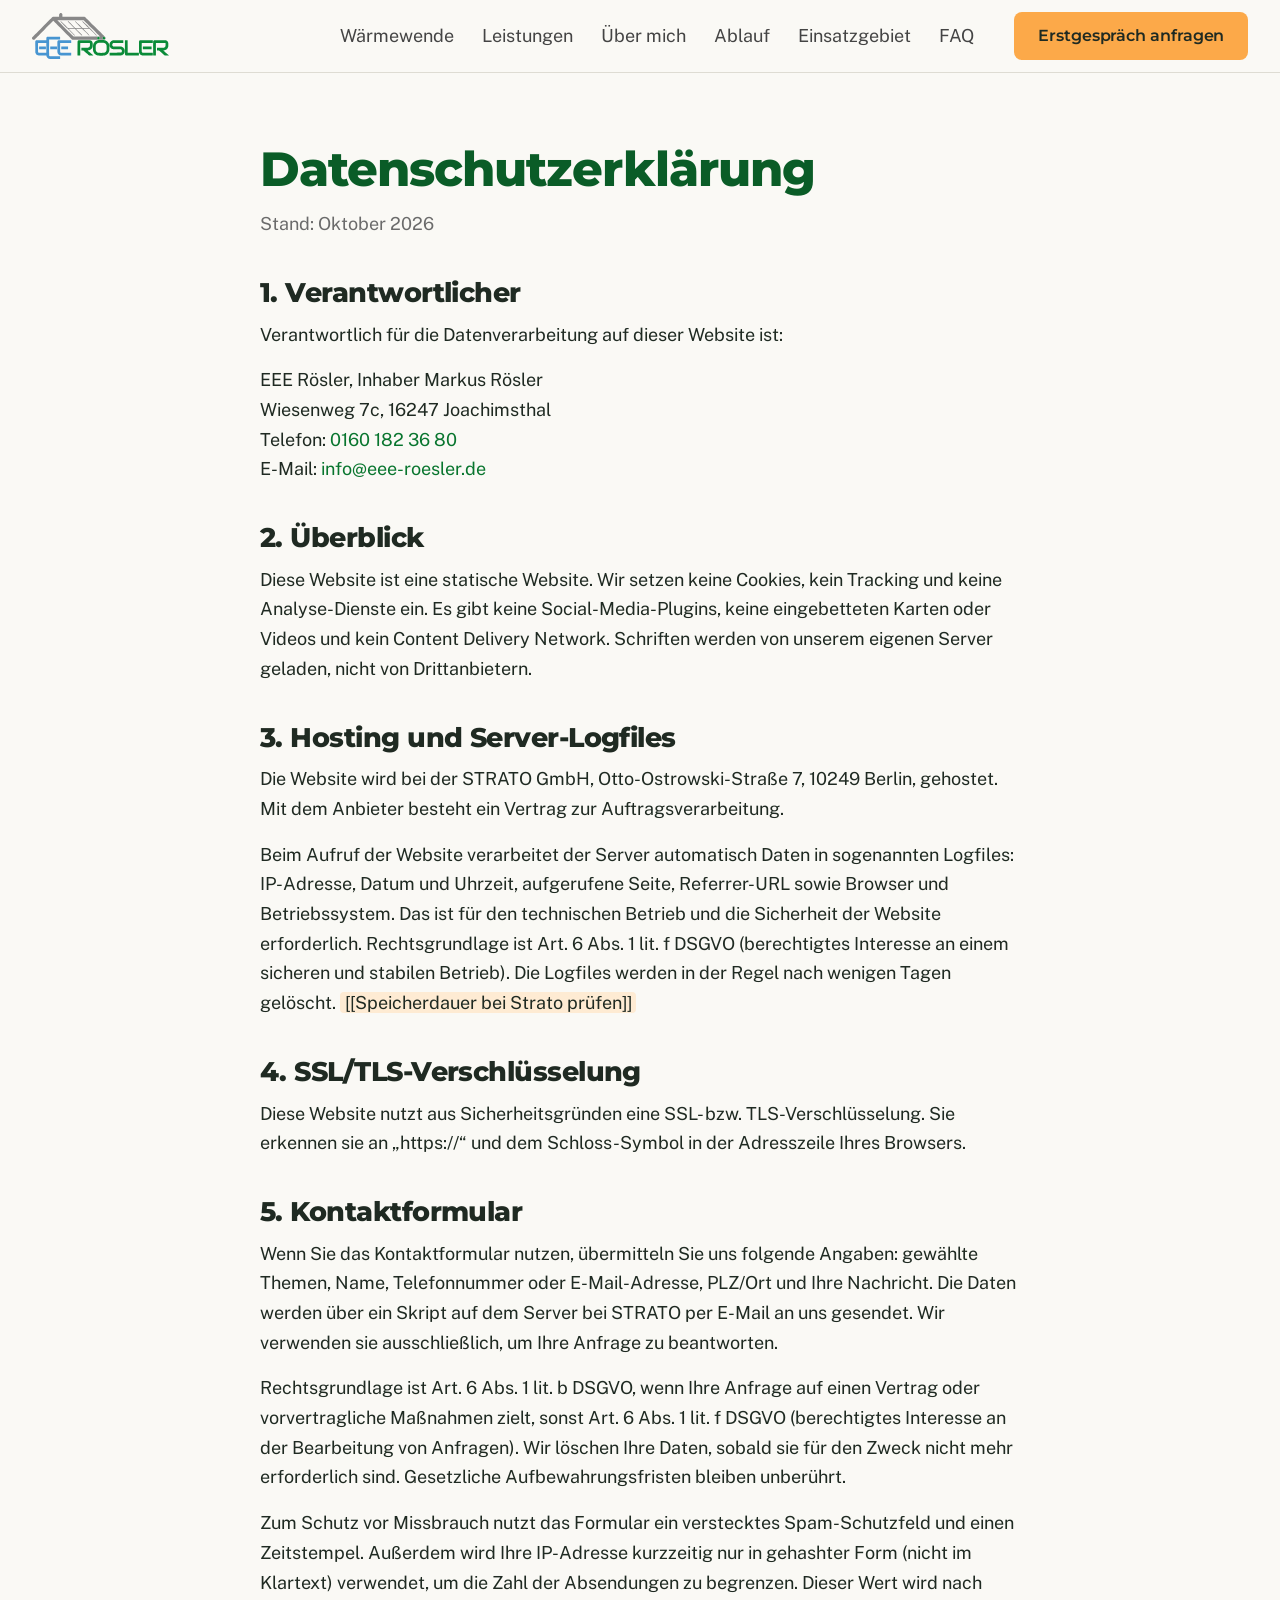
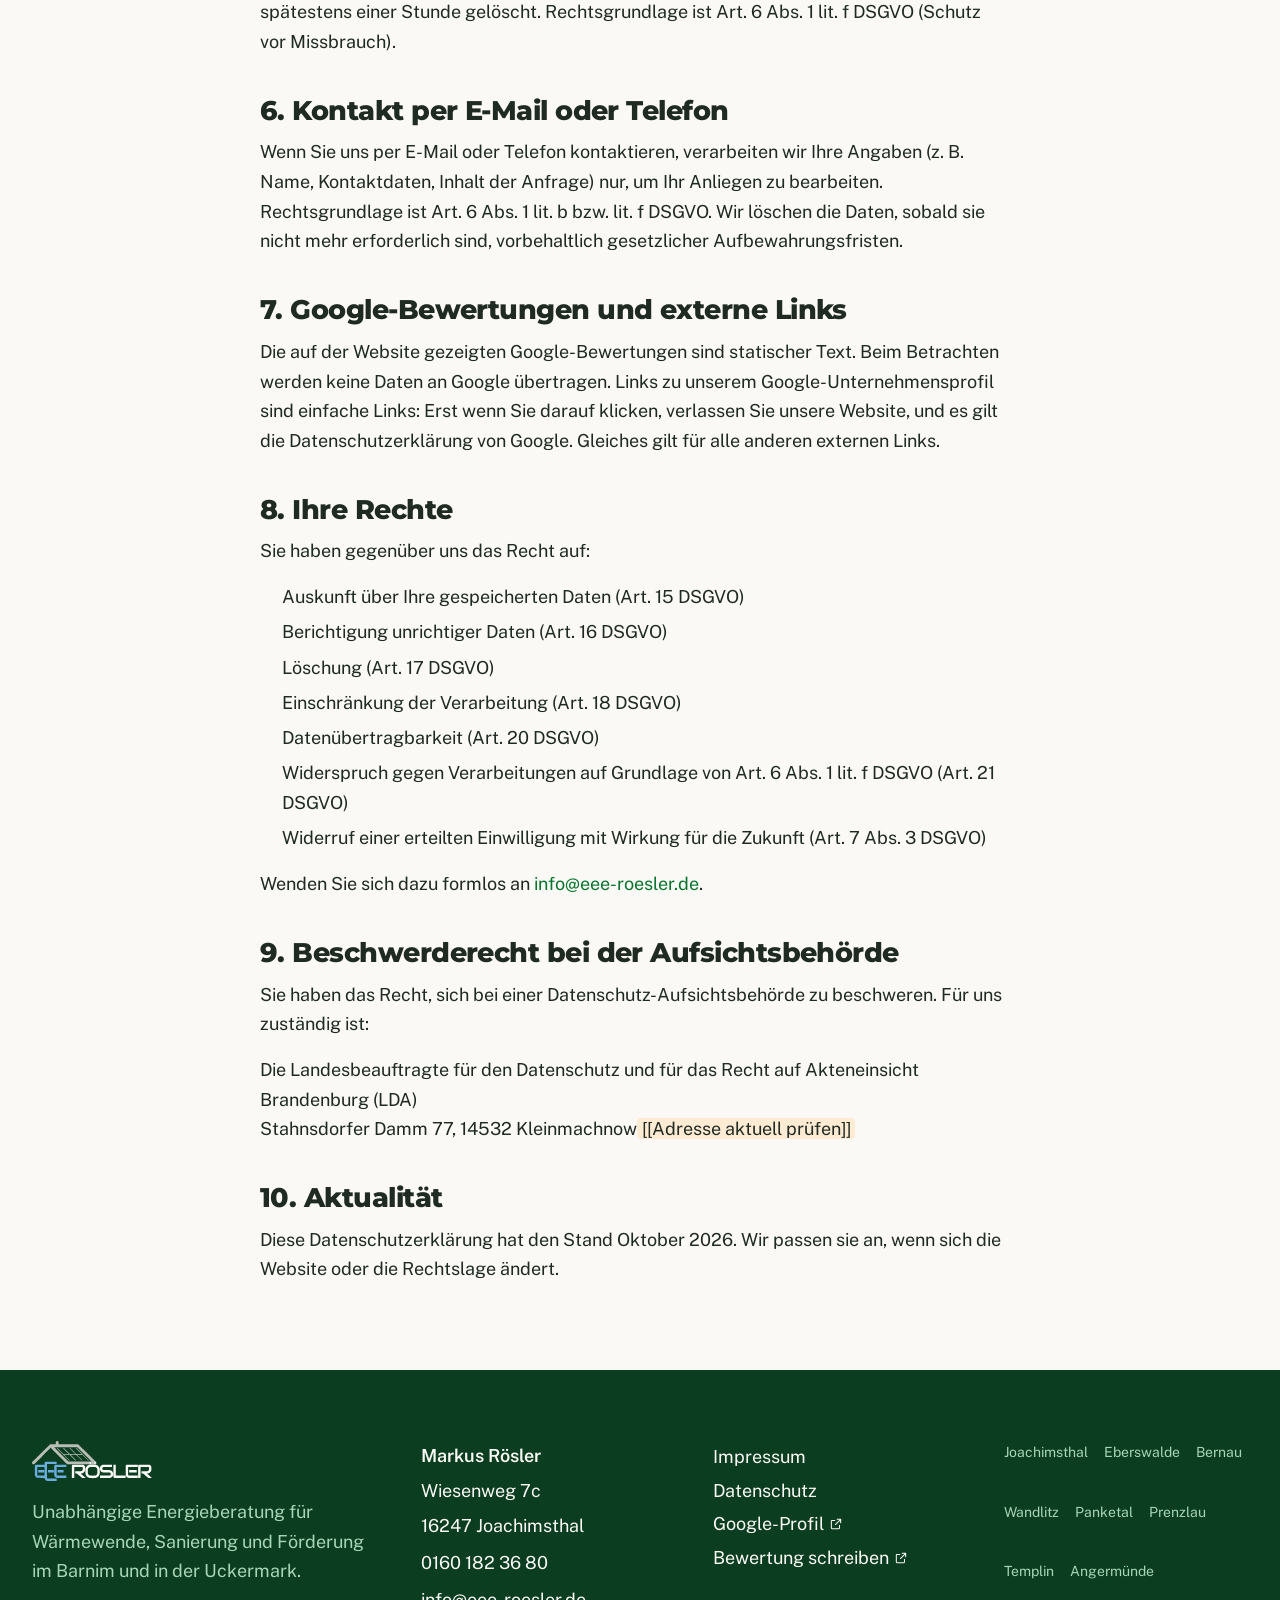
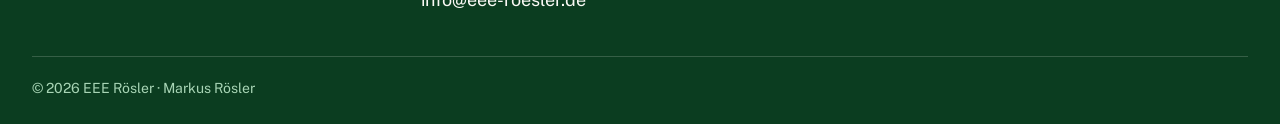
<file: eee-roesler/datenschutz/index.html>
<!DOCTYPE html><html lang="de"><head><meta charset="UTF-8"><meta name="viewport" content="width=device-width, initial-scale=1.0"><meta name="description" content="Datenschutzerklärung von EEE Rösler: Welche Daten beim Besuch der Website und bei Kontaktaufnahme verarbeitet werden."><meta name="robots" content="noindex, nofollow"><meta name="theme-color" content="#0A8B37"><meta property="og:title" content="Datenschutzerklärung | EEE Rösler"><meta property="og:description" content="Datenschutzerklärung von EEE Rösler: Welche Daten beim Besuch der Website und bei Kontaktaufnahme verarbeitet werden."><meta property="og:type" content="website"><meta property="og:locale" content="de_DE"><meta property="og:url" content="https://www.eee-roesler.de/datenschutz/"><link rel="canonical" href="https://www.eee-roesler.de/datenschutz/"><title>Datenschutzerklärung | EEE Rösler</title><link rel="icon" href="/eee-roesler/favicon.ico" sizes="48x48"><link rel="icon" type="image/svg+xml" href="/eee-roesler/favicon.svg"><link rel="apple-touch-icon" href="/eee-roesler/apple-touch-icon.png"><link rel="manifest" href="/eee-roesler/site.webmanifest"><meta property="og:image" content="https://www.eee-roesler.de/og-image.jpg"><meta property="og:image:width" content="1200"><meta property="og:image:height" content="630"><meta name="twitter:card" content="summary_large_image"><link rel="preload" href="/eee-roesler/_astro/montserrat-v31-latin-800.axpkC1rd.woff2" as="font" type="font/woff2" crossorigin><link rel="preload" href="/eee-roesler/_astro/public-sans-latin-400-normal.8Rpg0ruU.woff2" as="font" type="font/woff2" crossorigin><!-- 600er Schnitte stehen im ersten Bildschirm (Eyebrow, Navigation, Buttons): früh laden statt spät entdecken --><link rel="preload" href="/eee-roesler/_astro/public-sans-latin-600-normal.Fru-LXNs.woff2" as="font" type="font/woff2" crossorigin><link rel="preload" href="/eee-roesler/_astro/montserrat-v31-latin-600.UVxSCcoG.woff2" as="font" type="font/woff2" crossorigin><script>
    (function () {
      var d = document.documentElement;
      d.classList.add('js');
      if (window.matchMedia('(prefers-reduced-motion: reduce)').matches) return;
      d.classList.add('motion');
      setTimeout(function () { d.classList.add('motion-ready'); }, 2500);
    })();
  </script><style>/*! tailwindcss v4.3.3 | MIT License | https://tailwindcss.com */
@layer properties{@supports (((-webkit-hyphens:none)) and (not (margin-trim:inline))) or ((-moz-orient:inline) and (not (color:rgb(from red r g b)))){*,:before,:after,::backdrop{--tw-rotate-x:initial;--tw-rotate-y:initial;--tw-rotate-z:initial;--tw-skew-x:initial;--tw-skew-y:initial;--tw-border-style:solid;--tw-shadow:0 0 #0000;--tw-shadow-color:initial;--tw-shadow-alpha:100%;--tw-inset-shadow:0 0 #0000;--tw-inset-shadow-color:initial;--tw-inset-shadow-alpha:100%;--tw-ring-color:initial;--tw-ring-shadow:0 0 #0000;--tw-inset-ring-color:initial;--tw-inset-ring-shadow:0 0 #0000;--tw-ring-inset:initial;--tw-ring-offset-width:0px;--tw-ring-offset-color:#fff;--tw-ring-offset-shadow:0 0 #0000;--tw-outline-style:solid;--tw-blur:initial;--tw-brightness:initial;--tw-contrast:initial;--tw-grayscale:initial;--tw-hue-rotate:initial;--tw-invert:initial;--tw-opacity:initial;--tw-saturate:initial;--tw-sepia:initial;--tw-drop-shadow:initial;--tw-drop-shadow-color:initial;--tw-drop-shadow-alpha:100%;--tw-drop-shadow-size:initial;--tw-backdrop-blur:initial;--tw-backdrop-brightness:initial;--tw-backdrop-contrast:initial;--tw-backdrop-grayscale:initial;--tw-backdrop-hue-rotate:initial;--tw-backdrop-invert:initial;--tw-backdrop-opacity:initial;--tw-backdrop-saturate:initial;--tw-backdrop-sepia:initial}}}@layer theme{:root,:host{--font-sans:"Public Sans", ui-sans-serif, system-ui, -apple-system, "Segoe UI", sans-serif;--font-mono:ui-monospace, SFMono-Regular, Menlo, Monaco, Consolas, "Liberation Mono", "Courier New", monospace;--color-orange-100:#feebd3;--color-orange-400:#fca949;--color-orange-500:#f2952a;--color-green-50:#eef7f1;--color-green-100:#d7eddf;--color-green-200:#a8d5b5;--color-green-600:#0a8b37;--color-green-700:#08752e;--color-green-800:#0a5c27;--color-green-950:#0b3d20;--color-blue-100:#e3eff8;--color-blue-500:#4795d1;--color-blue-700:#2b6fa6;--color-gray-200:#ebebeb;--color-gray-400:#888;--color-gray-500:#6b6b6b;--color-gray-700:#444;--color-white:#fdfefc;--spacing:.25rem;--text-sm:.875rem;--text-sm--line-height:1.5;--text-base:clamp(1.0625rem, 1.03rem + .15vw, 1.125rem);--text-base--line-height:1.65;--text-lg:clamp(1.1875rem, 1.13rem + .3vw, 1.375rem);--text-lg--line-height:1.55;--text-xl:clamp(1.375rem, 1.25rem + .55vw, 1.75rem);--text-xl--line-height:1.3;--text-2xl:clamp(1.625rem, 1.4rem + 1vw, 2.25rem);--text-2xl--line-height:1.2;--text-3xl:clamp(2rem, 1.6rem + 1.8vw, 3rem);--text-3xl--line-height:1.12;--text-4xl:clamp(2rem, 1.45rem + 2.7vw, 3.75rem);--text-4xl--line-height:1.06;--tracking-tight:-.02em;--radius-sm:4px;--radius-md:8px;--radius-lg:14px;--ease-out:cubic-bezier(.22, 1, .36, 1);--default-transition-duration:.15s;--default-transition-timing-function:cubic-bezier(.4, 0, .2, 1);--default-font-family:var(--font-sans);--default-mono-font-family:var(--font-mono);--color-paper:#faf9f5;--color-ink:#1f2a22;--color-bg:var(--color-paper);--color-surface:var(--color-white);--color-surface-muted:#f1f0ea;--color-text:var(--color-ink);--color-text-muted:var(--color-gray-500);--color-line:#dedcd3;--color-accent:var(--color-green-700);--color-cta:var(--color-orange-400);--color-cta-hover:var(--color-orange-500);--color-on-cta:var(--color-ink);--color-dark:var(--color-green-950);--color-on-dark:var(--color-paper);--color-on-dark-muted:var(--color-green-200);--color-on-accent:var(--color-white);--color-error:#a12a1e;--color-error-bg:var(--color-white);--color-overlay:#1f2a22bf;--color-hover-tint:#1f2a220d;--color-hover-tint-on-dark:#faf9f514;--color-mask:#0a0f0b;--color-sheet-shadow:#1f2a2240;--color-on-dark-line-strong:#faf9f52e;--color-on-dark-body-strong:#faf9f5d9;--font-display:"Montserrat", ui-sans-serif, system-ui, sans-serif;--tracking-eyebrow:.08em;--shadow-card:0 1px 2px #1f2a220f, 0 4px 16px -6px #1f2a221a;--duration-fast:.16s;--duration-base:.32s;--duration-reveal:.7s}}@layer base{*,:after,:before,::backdrop{box-sizing:border-box;border:0 solid;margin:0;padding:0}::file-selector-button{box-sizing:border-box;border:0 solid;margin:0;padding:0}html,:host{-webkit-text-size-adjust:100%;tab-size:4;line-height:1.5;font-family:var(--default-font-family,-apple-system, BlinkMacSystemFont, "Segoe UI", Roboto, "Helvetica Neue", "Noto Sans", Arial, sans-serif, "Apple Color Emoji", "Segoe UI Emoji", "Segoe UI Symbol", "Noto Color Emoji");font-feature-settings:var(--default-font-feature-settings,normal);font-variation-settings:var(--default-font-variation-settings,normal);-webkit-tap-highlight-color:transparent}hr{height:0;color:inherit;border-top-width:1px}abbr:where([title]){text-decoration:underline dotted}h1,h2,h3,h4,h5,h6{font-size:inherit;font-weight:inherit}a{color:inherit;-webkit-text-decoration:inherit;-webkit-text-decoration:inherit;-webkit-text-decoration:inherit;text-decoration:inherit}b,strong{font-weight:bolder}code,kbd,samp,pre{font-family:var(--default-mono-font-family,ui-monospace, SFMono-Regular, Menlo, Monaco, Consolas, "Liberation Mono", "Courier New", monospace);font-feature-settings:var(--default-mono-font-feature-settings,normal);font-variation-settings:var(--default-mono-font-variation-settings,normal);font-size:1em}small{font-size:80%}sub,sup{vertical-align:baseline;font-size:75%;line-height:0;position:relative}sub{bottom:-.25em}sup{top:-.5em}table{text-indent:0;border-color:inherit;border-collapse:collapse}:-moz-focusring:where(:not(iframe)){outline:auto}progress{vertical-align:baseline}summary{display:list-item}ol,ul,menu{list-style:none}img,svg,video,canvas,audio,iframe,embed,object{vertical-align:middle;display:block}img,video{max-width:100%;height:auto}button,input,select,optgroup,textarea{font:inherit;font-feature-settings:inherit;font-variation-settings:inherit;letter-spacing:inherit;color:inherit;opacity:1;background-color:#0000;border-radius:0}::file-selector-button{font:inherit;font-feature-settings:inherit;font-variation-settings:inherit;letter-spacing:inherit;color:inherit;opacity:1;background-color:#0000;border-radius:0}:where(select:is([multiple],[size])) optgroup{font-weight:bolder}:where(select:is([multiple],[size])) optgroup option{padding-inline-start:20px}::file-selector-button{margin-inline-end:4px}::placeholder{opacity:1}@supports (not ((-webkit-appearance:-apple-pay-button))) or (contain-intrinsic-size:1px){::placeholder{color:currentColor}@supports (color:color-mix(in lab, red, red)){::placeholder{color:color-mix(in oklab, currentcolor 50%, transparent)}}}textarea{resize:vertical}::-webkit-search-decoration{-webkit-appearance:none}::-webkit-date-and-time-value{min-height:1lh;text-align:inherit}::-webkit-datetime-edit{display:inline-flex}::-webkit-datetime-edit-fields-wrapper{padding:0}::-webkit-datetime-edit{padding-block:0}::-webkit-datetime-edit-year-field{padding-block:0}::-webkit-datetime-edit-month-field{padding-block:0}::-webkit-datetime-edit-day-field{padding-block:0}::-webkit-datetime-edit-hour-field{padding-block:0}::-webkit-datetime-edit-minute-field{padding-block:0}::-webkit-datetime-edit-second-field{padding-block:0}::-webkit-datetime-edit-millisecond-field{padding-block:0}::-webkit-datetime-edit-meridiem-field{padding-block:0}::-webkit-calendar-picker-indicator{line-height:1}:-moz-ui-invalid{box-shadow:none}button,input:where([type=button],[type=reset],[type=submit]){appearance:button}::file-selector-button{appearance:button}::-webkit-inner-spin-button{height:auto}::-webkit-outer-spin-button{height:auto}[hidden]:where(:not([hidden=until-found])){display:none!important}*,:before,:after{box-sizing:border-box}html{scroll-behavior:smooth;scrollbar-color:var(--color-green-700) var(--color-paper);scroll-padding-top:calc(var(--header-h) + 1rem);-webkit-text-size-adjust:100%;overflow-x:clip}body{font-family:var(--font-sans);font-size:var(--text-base);line-height:var(--text-base--line-height);color:var(--color-text);background:var(--color-bg);-webkit-font-smoothing:antialiased;text-rendering:optimizelegibility;margin:0;overflow-x:clip}h1,h2,h3,h4{font-family:var(--font-display);letter-spacing:var(--tracking-tight);text-wrap:balance;overflow-wrap:break-word;min-width:0;margin:0;font-weight:800}h1{font-size:var(--text-4xl);line-height:var(--text-4xl--line-height);font-weight:800}h2{font-size:var(--text-3xl);line-height:var(--text-3xl--line-height)}h3{font-size:var(--text-xl);line-height:var(--text-xl--line-height);font-weight:600}p{text-wrap:pretty}a{color:var(--color-accent);text-underline-offset:.18em}img,svg,video{max-width:100%;height:auto;display:block}:focus-visible{outline:3px solid var(--color-blue-700);outline-offset:3px;border-radius:var(--radius-sm)}::selection{background:var(--color-green-200);color:var(--color-green-950)}}@layer components{.container{width:100%;max-width:calc(var(--container-max) + 2 * var(--gutter));padding-inline:var(--gutter);margin-inline:auto}.section{padding-block:var(--section-y)}.section[data-tone=muted]{background:var(--color-surface-muted)}.section[data-tone=dark]{background:var(--color-dark);color:var(--color-on-dark)}.section[data-tone=dark] a{color:var(--color-on-dark)}}@layer utilities{.visible{visibility:visible}.sr-only{clip-path:inset(50%);white-space:nowrap;border-width:0;width:1px;height:1px;margin:-1px;padding:0;position:absolute;overflow:hidden}.static{position:static}.sticky{position:sticky}.container{width:100%}@media (width>=40rem){.container{max-width:40rem}}@media (width>=48rem){.container{max-width:48rem}}@media (width>=64rem){.container{max-width:64rem}}@media (width>=80rem){.container{max-width:80rem}}@media (width>=96rem){.container{max-width:96rem}}.m-675{margin:calc(var(--spacing) * 675)}.flex{display:flex}.hidden{display:none}.inline{display:inline}.flex-shrink{flex-shrink:1}.border-collapse{border-collapse:collapse}.transform{transform:var(--tw-rotate-x,) var(--tw-rotate-y,) var(--tw-rotate-z,) var(--tw-skew-x,) var(--tw-skew-y,)}.resize{resize:both}.flex-wrap{flex-wrap:wrap}.rounded{border-radius:.25rem}.border{border-style:var(--tw-border-style);border-width:1px}.text-sm{font-size:var(--text-sm);line-height:var(--tw-leading,var(--text-sm--line-height))}.text-wrap{text-wrap:wrap}.ring{--tw-ring-shadow:var(--tw-ring-inset,) 0 0 0 calc(1px + var(--tw-ring-offset-width)) var(--tw-ring-color,currentcolor);box-shadow:var(--tw-inset-shadow), var(--tw-inset-ring-shadow), var(--tw-ring-offset-shadow), var(--tw-ring-shadow), var(--tw-shadow)}.outline{outline-style:var(--tw-outline-style);outline-width:1px}.blur{--tw-blur:blur(8px);filter:var(--tw-blur,) var(--tw-brightness,) var(--tw-contrast,) var(--tw-grayscale,) var(--tw-hue-rotate,) var(--tw-invert,) var(--tw-saturate,) var(--tw-sepia,) var(--tw-drop-shadow,)}.filter{filter:var(--tw-blur,) var(--tw-brightness,) var(--tw-contrast,) var(--tw-grayscale,) var(--tw-hue-rotate,) var(--tw-invert,) var(--tw-saturate,) var(--tw-sepia,) var(--tw-drop-shadow,)}.backdrop-filter{backdrop-filter:var(--tw-backdrop-blur,) var(--tw-backdrop-brightness,) var(--tw-backdrop-contrast,) var(--tw-backdrop-grayscale,) var(--tw-backdrop-hue-rotate,) var(--tw-backdrop-invert,) var(--tw-backdrop-opacity,) var(--tw-backdrop-saturate,) var(--tw-backdrop-sepia,)}.transition{transition-property:color,background-color,border-color,outline-color,text-decoration-color,fill,stroke,--tw-gradient-from,--tw-gradient-via,--tw-gradient-to,opacity,box-shadow,transform,translate,scale,rotate,filter,-webkit-backdrop-filter,backdrop-filter,display,content-visibility,overlay,pointer-events;transition-timing-function:var(--tw-ease,var(--default-transition-timing-function));transition-duration:var(--tw-duration,var(--default-transition-duration))}}@font-face{font-family:Montserrat;src:url(/eee-roesler/_astro/montserrat-v31-latin-600.UVxSCcoG.woff2)format("woff2");font-weight:600;font-style:normal;font-display:swap}@font-face{font-family:Montserrat;src:url(/eee-roesler/_astro/montserrat-v31-latin-800.axpkC1rd.woff2)format("woff2");font-weight:800;font-style:normal;font-display:swap}@font-face{font-family:Public Sans;src:url(/eee-roesler/_astro/public-sans-latin-400-normal.8Rpg0ruU.woff2)format("woff2");font-weight:400;font-style:normal;font-display:swap}@font-face{font-family:Public Sans;src:url(/eee-roesler/_astro/public-sans-latin-400-italic.B1appi_f.woff2)format("woff2");font-weight:400;font-style:italic;font-display:swap}@font-face{font-family:Public Sans;src:url(/eee-roesler/_astro/public-sans-latin-600-normal.Fru-LXNs.woff2)format("woff2");font-weight:600;font-style:normal;font-display:swap}:root{--container-max:1180px;--container-narrow:760px;--gutter:clamp(1rem, 4vw, 2rem);--section-y:clamp(4rem, 3rem + 5vw, 7.5rem);--header-h:72px;--bottom-bar-h:64px;--color-on-dark-line:#faf9f524;--color-on-dark-body:#faf9f5d6;--glass-tint:#faf9f50d;--glass-edge:inset 0 1px 0 #faf9f52e, inset 0 0 0 1px #faf9f50f;--glass-ring:inset 0 1px 0 #faf9f566, inset 0 0 0 1px #faf9f51f, inset 0 -1px 0 #faf9f514;--glass-drop:0 26px 60px -26px #04160bb3, 0 10px 26px -18px #04160b80;--glass-chroma:linear-gradient(125deg, #4795d152 0%, transparent 36%, transparent 64%, #fca94942 100%);--color-hairline-mid:#3f7253;--color-hairline-lo:#2a5a3c}@media (prefers-reduced-motion:reduce){html{scroll-behavior:auto}*,:before,:after{transition-duration:.01ms!important;animation-duration:.01ms!important;animation-iteration-count:1!important}}.motion:not(.motion-ready) [data-hero-anim]{visibility:hidden}html.lenis,html.lenis body{height:auto}html.lenis{scroll-behavior:auto}.lenis.lenis-stopped{overflow:clip}.lenis.lenis-smooth [data-lenis-prevent]{overscroll-behavior:contain}@property --tw-rotate-x{syntax:"*";inherits:false}@property --tw-rotate-y{syntax:"*";inherits:false}@property --tw-rotate-z{syntax:"*";inherits:false}@property --tw-skew-x{syntax:"*";inherits:false}@property --tw-skew-y{syntax:"*";inherits:false}@property --tw-border-style{syntax:"*";inherits:false;initial-value:solid}@property --tw-shadow{syntax:"*";inherits:false;initial-value:0 0 #0000}@property --tw-shadow-color{syntax:"*";inherits:false}@property --tw-shadow-alpha{syntax:"<percentage>";inherits:false;initial-value:100%}@property --tw-inset-shadow{syntax:"*";inherits:false;initial-value:0 0 #0000}@property --tw-inset-shadow-color{syntax:"*";inherits:false}@property --tw-inset-shadow-alpha{syntax:"<percentage>";inherits:false;initial-value:100%}@property --tw-ring-color{syntax:"*";inherits:false}@property --tw-ring-shadow{syntax:"*";inherits:false;initial-value:0 0 #0000}@property --tw-inset-ring-color{syntax:"*";inherits:false}@property --tw-inset-ring-shadow{syntax:"*";inherits:false;initial-value:0 0 #0000}@property --tw-ring-inset{syntax:"*";inherits:false}@property --tw-ring-offset-width{syntax:"<length>";inherits:false;initial-value:0}@property --tw-ring-offset-color{syntax:"*";inherits:false;initial-value:#fff}@property --tw-ring-offset-shadow{syntax:"*";inherits:false;initial-value:0 0 #0000}@property --tw-outline-style{syntax:"*";inherits:false;initial-value:solid}@property --tw-blur{syntax:"*";inherits:false}@property --tw-brightness{syntax:"*";inherits:false}@property --tw-contrast{syntax:"*";inherits:false}@property --tw-grayscale{syntax:"*";inherits:false}@property --tw-hue-rotate{syntax:"*";inherits:false}@property --tw-invert{syntax:"*";inherits:false}@property --tw-opacity{syntax:"*";inherits:false}@property --tw-saturate{syntax:"*";inherits:false}@property --tw-sepia{syntax:"*";inherits:false}@property --tw-drop-shadow{syntax:"*";inherits:false}@property --tw-drop-shadow-color{syntax:"*";inherits:false}@property --tw-drop-shadow-alpha{syntax:"<percentage>";inherits:false;initial-value:100%}@property --tw-drop-shadow-size{syntax:"*";inherits:false}@property --tw-backdrop-blur{syntax:"*";inherits:false}@property --tw-backdrop-brightness{syntax:"*";inherits:false}@property --tw-backdrop-contrast{syntax:"*";inherits:false}@property --tw-backdrop-grayscale{syntax:"*";inherits:false}@property --tw-backdrop-hue-rotate{syntax:"*";inherits:false}@property --tw-backdrop-invert{syntax:"*";inherits:false}@property --tw-backdrop-opacity{syntax:"*";inherits:false}@property --tw-backdrop-saturate{syntax:"*";inherits:false}@property --tw-backdrop-sepia{syntax:"*";inherits:false}html,body{overflow-wrap:break-word;overflow-x:clip}.icon[data-astro-cid-zgufigjl]{vertical-align:middle;flex-shrink:0;display:inline-block}.btn[data-astro-cid-j6ocf6pu]{border-radius:var(--radius-md);min-height:48px;font-family:var(--font-display);letter-spacing:-.005em;cursor:pointer;transition:background-color var(--duration-fast) var(--ease-out), border-color var(--duration-fast) var(--ease-out), color var(--duration-fast) var(--ease-out), transform var(--duration-fast) var(--ease-out);border:2px solid #0000;justify-content:center;align-items:center;gap:.55em;padding:.75em 1.35em;font-size:1rem;font-weight:600;line-height:1.2;text-decoration:none;display:inline-flex}.btn--lg[data-astro-cid-j6ocf6pu]{min-height:52px;padding:.75em 1.6em;font-size:1.0625rem}.btn[data-astro-cid-j6ocf6pu]:active{transform:translateY(1px)}.btn--cta[data-astro-cid-j6ocf6pu]{background:var(--color-cta);color:var(--color-on-cta)}.btn--cta[data-astro-cid-j6ocf6pu]:hover{background:var(--color-cta-hover)}.btn--primary[data-astro-cid-j6ocf6pu]{border-color:var(--color-green-700);color:var(--color-green-700);background:0 0}.btn--primary[data-astro-cid-j6ocf6pu]:hover{background:var(--color-green-50);color:var(--color-green-800);border-color:var(--color-green-800)}.btn--ghost[data-astro-cid-j6ocf6pu]{color:var(--color-ink);background:0 0;border-color:currentColor}.btn--ghost[data-astro-cid-j6ocf6pu]:hover{background:var(--color-hover-tint)}.btn--ghost[data-astro-cid-j6ocf6pu].btn--on-dark{color:var(--color-on-dark)}.btn--ghost[data-astro-cid-j6ocf6pu].btn--on-dark:hover{background:var(--color-hover-tint-on-dark)}.btn--link[data-astro-cid-j6ocf6pu]{min-height:44px;color:var(--color-accent);background:0 0;border:0;padding:0;font-size:1rem}.btn--link[data-astro-cid-j6ocf6pu] span[data-astro-cid-j6ocf6pu]{text-underline-offset:.25em;text-decoration:underline 1px}.btn--link[data-astro-cid-j6ocf6pu]:hover span[data-astro-cid-j6ocf6pu]{text-decoration-thickness:2px}.btn--link[data-astro-cid-j6ocf6pu].btn--on-dark{color:var(--color-on-dark)}.btn--link[data-astro-cid-j6ocf6pu] .btn__end{transition:transform var(--duration-fast) var(--ease-out)}.btn--link[data-astro-cid-j6ocf6pu]:hover .btn__end{transform:translate(3px)}@media (prefers-reduced-motion:reduce){.btn[data-astro-cid-j6ocf6pu],.btn--link[data-astro-cid-j6ocf6pu] .btn__end{transition:none}}@media (width<=47.99rem){body{padding-bottom:calc(var(--bottom-bar-h) + env(safe-area-inset-bottom))}}.mobile-bar[data-astro-cid-qphbsgma]{display:none}@media (width<=47.99rem){.mobile-bar[data-astro-cid-qphbsgma]{z-index:40;box-sizing:border-box;max-width:100%;height:calc(var(--bottom-bar-h) + env(safe-area-inset-bottom));padding:0 var(--gutter) env(safe-area-inset-bottom);background:var(--color-bg);border-top:1px solid var(--color-line);grid-template-columns:minmax(0,1fr) minmax(0,1fr);align-items:center;gap:.75rem;display:grid;position:fixed;inset:auto 0 0}.mobile-bar[data-astro-cid-qphbsgma] .btn{width:100%;min-width:0;min-height:46px;padding-inline:.75em}}.skip[data-astro-cid-kgevm5mn]{z-index:100;background:var(--color-ink);color:var(--color-on-dark);font-family:var(--font-display);border-radius:var(--radius-md);padding:.75rem 1.1rem;font-weight:600;text-decoration:none;position:absolute;top:-4rem;left:1rem}.skip[data-astro-cid-kgevm5mn]:focus{top:1rem}.site-header[data-astro-cid-kgevm5mn]{z-index:50;background:var(--color-bg);border-bottom:1px solid var(--color-line);position:sticky;top:0}.site-header__bar[data-astro-cid-kgevm5mn]{height:var(--header-h);justify-content:space-between;align-items:center;gap:1.5rem;display:flex}.site-header__logo[data-astro-cid-kgevm5mn]{flex-shrink:0;line-height:0;display:block}.site-header__logo[data-astro-cid-kgevm5mn] img[data-astro-cid-kgevm5mn]{width:auto;height:40px}.site-header__nav[data-astro-cid-kgevm5mn],.site-header__actions[data-astro-cid-kgevm5mn]{display:none}.site-header__toggle[data-astro-cid-kgevm5mn]{width:48px;height:48px;color:var(--color-ink);cursor:pointer;background:0 0;border:0;justify-content:center;align-items:center;margin-right:-.5rem;padding:0;display:inline-flex}.site-header__toggle[data-astro-cid-kgevm5mn] .i-close{display:none}.site-header__toggle[data-astro-cid-kgevm5mn][aria-expanded=true] .i-close{display:block}.site-header__toggle[data-astro-cid-kgevm5mn][aria-expanded=true] .i-open{display:none}.site-header__phone[data-astro-cid-kgevm5mn]{min-height:44px;font-family:var(--font-display);color:var(--color-ink);white-space:nowrap;align-items:center;gap:.45rem;font-weight:600;text-decoration:none;display:inline-flex}.site-header__phone[data-astro-cid-kgevm5mn]:hover{text-decoration:underline}.site-header__panel[data-astro-cid-kgevm5mn]{background:var(--color-bg);border-bottom:1px solid var(--color-line);max-height:calc(100dvh - var(--header-h));padding-block:.5rem 1.5rem;position:absolute;inset:100% 0 auto;overflow-y:auto}.site-header__panel[data-astro-cid-kgevm5mn][hidden]{display:none}.site-header__panel[data-astro-cid-kgevm5mn] ul[data-astro-cid-kgevm5mn]{margin:0 0 .75rem;padding:0;list-style:none}.site-header__panel[data-astro-cid-kgevm5mn] li[data-astro-cid-kgevm5mn] a[data-astro-cid-kgevm5mn]{border-bottom:1px solid var(--color-line);min-height:48px;font-family:var(--font-sans);font-weight:400;font-size:var(--text-lg);color:var(--color-ink);align-items:center;text-decoration:none;display:flex}.site-header__panel[data-astro-cid-kgevm5mn] li[data-astro-cid-kgevm5mn] a[data-astro-cid-kgevm5mn][aria-current=true]{color:var(--color-green-700);box-shadow:inset 3px 0 0 var(--color-green-600);padding-left:.75rem;font-weight:600}.site-header__phone--panel[data-astro-cid-kgevm5mn]{margin-bottom:.75rem;display:flex}.site-header__panel[data-astro-cid-kgevm5mn] .site-header__panel-cta{width:100%}@media (width>=72rem){.site-header__logo[data-astro-cid-kgevm5mn] img[data-astro-cid-kgevm5mn]{width:auto;height:46px}.site-header__toggle[data-astro-cid-kgevm5mn],.site-header__panel[data-astro-cid-kgevm5mn]{display:none}.site-header__nav[data-astro-cid-kgevm5mn]{margin-left:auto;display:block}.seg[data-astro-cid-kgevm5mn]{white-space:nowrap;border-radius:var(--radius-md);gap:.25rem;margin:0;padding:4px;list-style:none;display:flex;position:relative}.seg[data-astro-cid-kgevm5mn] li[data-astro-cid-kgevm5mn]{z-index:1;position:relative}.seg[data-astro-cid-kgevm5mn] a[data-astro-cid-kgevm5mn]{border-radius:calc(var(--radius-md) - 3px);min-height:40px;color:var(--color-gray-700);transition:color var(--duration-fast) var(--ease-out);align-items:center;padding:0 .75rem;font-weight:400;text-decoration:none;display:inline-flex}.seg[data-astro-cid-kgevm5mn] a[data-astro-cid-kgevm5mn]:hover{color:var(--color-ink)}.seg[data-astro-cid-kgevm5mn] a[data-astro-cid-kgevm5mn][aria-current=true]{color:var(--color-green-700);font-weight:600}.seg[data-astro-cid-kgevm5mn] .seg__thumb[data-astro-cid-kgevm5mn]{z-index:0;width:var(--w,0px);transform:translateX(var(--l,0px));background:var(--color-gray-200);border-radius:calc(var(--radius-md) - 3px);pointer-events:none;transition:opacity var(--duration-base) var(--ease-out);position:absolute;top:4px;bottom:4px;left:0}.seg[data-astro-cid-kgevm5mn] .seg__thumb[data-astro-cid-kgevm5mn][data-hidden]{opacity:0}.site-header__actions[data-astro-cid-kgevm5mn]{align-items:center;gap:1.25rem;display:flex}.site-header__actions[data-astro-cid-kgevm5mn] .btn{white-space:nowrap}}@media (width>=72rem) and (width<=85.999rem){.site-header__actions[data-astro-cid-kgevm5mn] .site-header__phone[data-astro-cid-kgevm5mn]{display:none}}.site-footer[data-astro-cid-yvkg62gd]{background:var(--color-green-950);color:var(--color-on-dark);font-size:var(--text-base);padding-block:clamp(3rem,2rem + 3vw,4.5rem) 1.5rem}.site-footer[data-astro-cid-yvkg62gd] a[data-astro-cid-yvkg62gd]{color:var(--color-on-dark);text-underline-offset:.2em}.site-footer[data-astro-cid-yvkg62gd] a[data-astro-cid-yvkg62gd]:hover{text-decoration-thickness:2px}.site-footer__grid[data-astro-cid-yvkg62gd]{gap:2rem;display:grid}.site-footer__brand[data-astro-cid-yvkg62gd] img[data-astro-cid-yvkg62gd]{width:auto;height:40px}.site-footer__brand[data-astro-cid-yvkg62gd] p[data-astro-cid-yvkg62gd]{max-width:24rem;color:var(--color-on-dark-muted);margin:1rem 0 0}.site-footer__col[data-astro-cid-yvkg62gd]{flex-direction:column;gap:.35rem;margin:0;padding:0;font-style:normal;list-style:none;display:flex}.site-footer__col[data-astro-cid-yvkg62gd] a[data-astro-cid-yvkg62gd]{align-items:center;gap:.35rem;width:fit-content;min-height:32px;display:inline-flex}.site-footer__links[data-astro-cid-yvkg62gd]{gap:.1rem}.site-footer__links[data-astro-cid-yvkg62gd] li[data-astro-cid-yvkg62gd]{display:block}.site-footer__area[data-astro-cid-yvkg62gd]{font-size:var(--text-sm);color:var(--color-on-dark-muted);flex-wrap:wrap;gap:.25rem 1rem;margin:0;padding:0;list-style:none;display:flex}.site-footer__legal[data-astro-cid-yvkg62gd]{border-top:1px solid var(--color-on-dark-line-strong);font-size:var(--text-sm);color:var(--color-on-dark-muted);margin:2.5rem 0 0;padding-top:1.25rem}@media (width>=48rem){.site-footer__grid[data-astro-cid-yvkg62gd]{grid-template-columns:minmax(0,1fr) minmax(0,1fr)}}@media (width>=64rem){.site-footer__grid[data-astro-cid-yvkg62gd]{grid-template-columns:minmax(0,1.4fr) minmax(0,1fr) minmax(0,1fr) minmax(0,1fr);gap:3rem}}
.legal__content h2{overflow-wrap:break-word;text-wrap:balance;min-width:0}
.legal[data-astro-cid-zfom5mau]{padding-block:clamp(2.5rem,2rem + 3vw,5rem);padding-inline:var(--gutter)}.legal__wrap[data-astro-cid-zfom5mau]{max-width:var(--container-narrow);margin-inline:auto}.legal__draft[data-astro-cid-zfom5mau]{font-size:var(--text-sm);background:var(--color-orange-100);border:1px solid var(--color-orange-400);border-radius:var(--radius-sm);margin:0 0 1.5rem;padding:.5rem .75rem}.legal[data-astro-cid-zfom5mau] h1[data-astro-cid-zfom5mau]{overflow-wrap:break-word;text-wrap:balance;min-width:0;font-size:var(--text-3xl);line-height:var(--text-3xl--line-height);color:var(--color-green-800)}.legal__lead[data-astro-cid-zfom5mau]{color:var(--color-text-muted);margin:.75rem 0 0}.legal__content[data-astro-cid-zfom5mau]{margin-top:2rem}.legal__content[data-astro-cid-zfom5mau] h2{overflow-wrap:break-word;text-wrap:balance;min-width:0;font-size:var(--text-xl);line-height:var(--text-xl--line-height);margin:2.25rem 0 .6rem}.legal__content[data-astro-cid-zfom5mau] p,.legal__content[data-astro-cid-zfom5mau] ul{margin:0 0 1rem}.legal__content[data-astro-cid-zfom5mau] ul{padding-left:1.4rem}.legal__content[data-astro-cid-zfom5mau] li{margin-bottom:.35rem}.legal__content[data-astro-cid-zfom5mau] a{overflow-wrap:anywhere}.legal__content[data-astro-cid-zfom5mau] .ph{background:var(--color-orange-100);border-radius:var(--radius-sm);padding:0 .25em}
</style></head><body><a class="skip" href="#start" data-astro-cid-kgevm5mn>Zum Inhalt springen</a><header class="site-header" data-header data-astro-cid-kgevm5mn><div class="container site-header__bar" data-astro-cid-kgevm5mn><a class="site-header__logo" href="/eee-roesler/" aria-label="EEE Rösler – Startseite" data-astro-cid-kgevm5mn><img src="/eee-roesler/logo.svg" alt="EEE Rösler" width="120" height="40" data-astro-cid-kgevm5mn></a><nav class="site-header__nav" aria-label="Hauptnavigation" data-astro-cid-kgevm5mn><ul class="seg" data-seg data-astro-cid-kgevm5mn><li data-astro-cid-kgevm5mn><a href="/eee-roesler/#waermewende" data-spy="waermewende" data-astro-cid-kgevm5mn>Wärmewende</a></li><li data-astro-cid-kgevm5mn><a href="/eee-roesler/#leistungen" data-spy="leistungen" data-astro-cid-kgevm5mn>Leistungen</a></li><li data-astro-cid-kgevm5mn><a href="/eee-roesler/#ueber-markus" data-spy="ueber-markus" data-astro-cid-kgevm5mn>Über mich</a></li><li data-astro-cid-kgevm5mn><a href="/eee-roesler/#ablauf" data-spy="ablauf" data-astro-cid-kgevm5mn>Ablauf</a></li><li data-astro-cid-kgevm5mn><a href="/eee-roesler/#einsatzgebiet" data-spy="einsatzgebiet" data-astro-cid-kgevm5mn>Einsatzgebiet</a></li><li data-astro-cid-kgevm5mn><a href="/eee-roesler/#faq" data-spy="faq" data-astro-cid-kgevm5mn>FAQ</a></li><li class="seg__thumb" aria-hidden="true" data-seg-thumb data-astro-cid-kgevm5mn></li></ul></nav><div class="site-header__actions" data-astro-cid-kgevm5mn><a class="site-header__phone" href="tel:+491601823680" data-astro-cid-kgevm5mn><svg class="icon" width="18" height="18" viewBox="0 0 24 24" fill="none" stroke="currentColor" stroke-width="1.75" stroke-linecap="round" stroke-linejoin="round" aria-hidden="true" focusable="false" data-astro-cid-zgufigjl><path d="M5 4h4l2 5-2.5 1.5a11 11 0 0 0 5 5L15 13l5 2v4a2 2 0 0 1-2 2A16 16 0 0 1 3 6a2 2 0 0 1 2-2"/></svg><span data-astro-cid-kgevm5mn>0160 182 36 80</span></a><a href="/eee-roesler/#kontakt" data-astro-cid-kgevm5mn="true" data-astro-cid-j6ocf6pu="true" class="btn btn--cta btn--md"><span data-astro-cid-j6ocf6pu>Erstgespräch anfragen</span></a></div><button type="button" class="site-header__toggle" aria-expanded="false" aria-controls="mobile-menu" aria-label="Menü öffnen" data-menu-toggle data-astro-cid-kgevm5mn><svg class="icon i-open" width="26" height="26" viewBox="0 0 24 24" fill="none" stroke="currentColor" stroke-width="1.75" stroke-linecap="round" stroke-linejoin="round" aria-hidden="true" focusable="false" data-astro-cid-zgufigjl><path d="M4 7h16M4 12h16M4 17h16"/></svg><svg class="icon i-close" width="26" height="26" viewBox="0 0 24 24" fill="none" stroke="currentColor" stroke-width="1.75" stroke-linecap="round" stroke-linejoin="round" aria-hidden="true" focusable="false" data-astro-cid-zgufigjl><path d="M6 6l12 12M18 6 6 18"/></svg></button></div><div class="site-header__panel" id="mobile-menu" data-menu-panel hidden data-astro-cid-kgevm5mn><div class="container" data-astro-cid-kgevm5mn><ul data-astro-cid-kgevm5mn><li data-astro-cid-kgevm5mn><a href="/eee-roesler/#waermewende" data-spy="waermewende" data-astro-cid-kgevm5mn>Wärmewende</a></li><li data-astro-cid-kgevm5mn><a href="/eee-roesler/#leistungen" data-spy="leistungen" data-astro-cid-kgevm5mn>Leistungen</a></li><li data-astro-cid-kgevm5mn><a href="/eee-roesler/#ueber-markus" data-spy="ueber-markus" data-astro-cid-kgevm5mn>Über mich</a></li><li data-astro-cid-kgevm5mn><a href="/eee-roesler/#ablauf" data-spy="ablauf" data-astro-cid-kgevm5mn>Ablauf</a></li><li data-astro-cid-kgevm5mn><a href="/eee-roesler/#einsatzgebiet" data-spy="einsatzgebiet" data-astro-cid-kgevm5mn>Einsatzgebiet</a></li><li data-astro-cid-kgevm5mn><a href="/eee-roesler/#faq" data-spy="faq" data-astro-cid-kgevm5mn>FAQ</a></li></ul><a class="site-header__phone site-header__phone--panel" href="tel:+491601823680" data-astro-cid-kgevm5mn><svg class="icon" width="18" height="18" viewBox="0 0 24 24" fill="none" stroke="currentColor" stroke-width="1.75" stroke-linecap="round" stroke-linejoin="round" aria-hidden="true" focusable="false" data-astro-cid-zgufigjl><path d="M5 4h4l2 5-2.5 1.5a11 11 0 0 0 5 5L15 13l5 2v4a2 2 0 0 1-2 2A16 16 0 0 1 3 6a2 2 0 0 1 2-2"/></svg><span data-astro-cid-kgevm5mn>0160 182 36 80</span></a><a href="/eee-roesler/#kontakt" data-astro-cid-kgevm5mn="true" data-astro-cid-j6ocf6pu="true" class="btn btn--cta btn--md site-header__panel-cta"><span data-astro-cid-j6ocf6pu>Erstgespräch anfragen</span></a></div></div></header><div class="mobile-bar" data-astro-cid-qphbsgma><a href="tel:+491601823680" data-astro-cid-qphbsgma="true" data-astro-cid-j6ocf6pu="true" class="btn btn--primary btn--md"><svg class="icon" width="18" height="18" viewBox="0 0 24 24" fill="none" stroke="currentColor" stroke-width="1.75" stroke-linecap="round" stroke-linejoin="round" aria-hidden="true" focusable="false" data-astro-cid-zgufigjl><path d="M5 4h4l2 5-2.5 1.5a11 11 0 0 0 5 5L15 13l5 2v4a2 2 0 0 1-2 2A16 16 0 0 1 3 6a2 2 0 0 1 2-2"/></svg><span data-astro-cid-j6ocf6pu>Anrufen</span></a><a href="/eee-roesler/#kontakt" data-astro-cid-qphbsgma="true" data-astro-cid-j6ocf6pu="true" class="btn btn--cta btn--md"><span data-astro-cid-j6ocf6pu>Anfrage</span></a></div><script type="module" src="/eee-roesler/_astro/Header.astro_astro_type_script_index_0_lang.DDTcNoz1.js"></script><main id="main" class="legal" data-astro-cid-zfom5mau><div id="start" class="legal__wrap" data-astro-cid-zfom5mau><h1 data-astro-cid-zfom5mau>Datenschutzerklärung</h1><p class="legal__lead" data-astro-cid-zfom5mau>Stand: Oktober 2026</p><div class="legal__content" data-astro-cid-zfom5mau><h2>1. Verantwortlicher</h2><p>Verantwortlich für die Datenverarbeitung auf dieser Website ist:</p><p>EEE Rösler, Inhaber Markus Rösler<br>Wiesenweg 7c, 16247 Joachimsthal<br>Telefon: <a href="tel:+491601823680">0160 182 36 80</a><br>E-Mail: <a href="mailto:info@eee-roesler.de">info@eee-roesler.de</a></p><h2>2. Überblick</h2><p>Diese Website ist eine statische Website. Wir setzen keine Cookies, kein Tracking und keine Analyse-Dienste ein. Es gibt keine Social-Media-Plugins, keine eingebetteten Karten oder Videos und kein Content Delivery Network. Schriften werden von unserem eigenen Server geladen, nicht von Drittanbietern.</p><h2>3. Hosting und Server-Logfiles</h2><p>Die Website wird bei der STRATO GmbH, Otto-Ostrowski-Straße 7, 10249 Berlin, gehostet. Mit dem Anbieter besteht ein Vertrag zur Auftragsverarbeitung.</p><p>Beim Aufruf der Website verarbeitet der Server automatisch Daten in sogenannten Logfiles: IP-Adresse, Datum und Uhrzeit, aufgerufene Seite, Referrer-URL sowie Browser und Betriebssystem. Das ist für den technischen Betrieb und die Sicherheit der Website erforderlich. Rechtsgrundlage ist Art. 6 Abs. 1 lit. f DSGVO (berechtigtes Interesse an einem sicheren und stabilen Betrieb). Die Logfiles werden in der Regel nach wenigen Tagen gelöscht. <span class="ph">[[Speicherdauer bei Strato prüfen]]</span></p><h2>4. SSL/TLS-Verschlüsselung</h2><p>Diese Website nutzt aus Sicherheitsgründen eine SSL- bzw. TLS-Verschlüsselung. Sie erkennen sie an „https://“ und dem Schloss-Symbol in der Adresszeile Ihres Browsers.</p><h2>5. Kontaktformular</h2><p>Wenn Sie das Kontaktformular nutzen, übermitteln Sie uns folgende Angaben: gewählte Themen, Name, Telefonnummer oder E-Mail-Adresse, PLZ/Ort und Ihre Nachricht. Die Daten werden über ein Skript auf dem Server bei STRATO per E-Mail an uns gesendet. Wir verwenden sie ausschließlich, um Ihre Anfrage zu beantworten.</p><p>Rechtsgrundlage ist Art. 6 Abs. 1 lit. b DSGVO, wenn Ihre Anfrage auf einen Vertrag oder vorvertragliche Maßnahmen zielt, sonst Art. 6 Abs. 1 lit. f DSGVO (berechtigtes Interesse an der Bearbeitung von Anfragen). Wir löschen Ihre Daten, sobald sie für den Zweck nicht mehr erforderlich sind. Gesetzliche Aufbewahrungsfristen bleiben unberührt.</p><p>Zum Schutz vor Missbrauch nutzt das Formular ein verstecktes Spam-Schutzfeld und einen Zeitstempel. Außerdem wird Ihre IP-Adresse kurzzeitig nur in gehashter Form (nicht im Klartext) verwendet, um die Zahl der Absendungen zu begrenzen. Dieser Wert wird nach spätestens einer Stunde gelöscht. Rechtsgrundlage ist Art. 6 Abs. 1 lit. f DSGVO (Schutz vor Missbrauch).</p><h2>6. Kontakt per E-Mail oder Telefon</h2><p>Wenn Sie uns per E-Mail oder Telefon kontaktieren, verarbeiten wir Ihre Angaben (z. B. Name, Kontaktdaten, Inhalt der Anfrage) nur, um Ihr Anliegen zu bearbeiten. Rechtsgrundlage ist Art. 6 Abs. 1 lit. b bzw. lit. f DSGVO. Wir löschen die Daten, sobald sie nicht mehr erforderlich sind, vorbehaltlich gesetzlicher Aufbewahrungsfristen.</p><h2>7. Google-Bewertungen und externe Links</h2><p>Die auf der Website gezeigten Google-Bewertungen sind statischer Text. Beim Betrachten werden keine Daten an Google übertragen. Links zu unserem Google-Unternehmensprofil sind einfache Links: Erst wenn Sie darauf klicken, verlassen Sie unsere Website, und es gilt die Datenschutzerklärung von Google. Gleiches gilt für alle anderen externen Links.</p><h2>8. Ihre Rechte</h2><p>Sie haben gegenüber uns das Recht auf:</p><ul><li>Auskunft über Ihre gespeicherten Daten (Art. 15 DSGVO)</li><li>Berichtigung unrichtiger Daten (Art. 16 DSGVO)</li><li>Löschung (Art. 17 DSGVO)</li><li>Einschränkung der Verarbeitung (Art. 18 DSGVO)</li><li>Datenübertragbarkeit (Art. 20 DSGVO)</li><li>Widerspruch gegen Verarbeitungen auf Grundlage von Art. 6 Abs. 1 lit. f DSGVO (Art. 21 DSGVO)</li><li>Widerruf einer erteilten Einwilligung mit Wirkung für die Zukunft (Art. 7 Abs. 3 DSGVO)</li></ul><p>Wenden Sie sich dazu formlos an <a href="mailto:info@eee-roesler.de">info@eee-roesler.de</a>.</p><h2>9. Beschwerderecht bei der Aufsichtsbehörde</h2><p>Sie haben das Recht, sich bei einer Datenschutz-Aufsichtsbehörde zu beschweren. Für uns zuständig ist:</p><p>Die Landesbeauftragte für den Datenschutz und für das Recht auf Akteneinsicht Brandenburg (LDA)<br>Stahnsdorfer Damm 77, 14532 Kleinmachnow<span class="ph">[[Adresse aktuell prüfen]]</span></p><h2>10. Aktualität</h2><p>Diese Datenschutzerklärung hat den Stand Oktober 2026. Wir passen sie an, wenn sich die Website oder die Rechtslage ändert.</p></div></div></main><footer class="site-footer" data-astro-cid-yvkg62gd><div class="container" data-astro-cid-yvkg62gd><div class="site-footer__grid" data-astro-cid-yvkg62gd><div class="site-footer__brand" data-astro-cid-yvkg62gd><img src="/eee-roesler/logo-dark.svg" alt="EEE Rösler" width="120" height="40" loading="lazy" data-astro-cid-yvkg62gd><p data-astro-cid-yvkg62gd>Unabhängige Energieberatung für Wärmewende, Sanierung und Förderung im Barnim und in der Uckermark.</p></div><address class="site-footer__col" data-astro-cid-yvkg62gd><strong data-astro-cid-yvkg62gd>Markus Rösler</strong><span data-astro-cid-yvkg62gd>Wiesenweg 7c</span><span data-astro-cid-yvkg62gd>16247 Joachimsthal</span><a href="tel:+491601823680" data-astro-cid-yvkg62gd>0160 182 36 80</a><a href="mailto:info@eee-roesler.de" data-astro-cid-yvkg62gd>info@eee-roesler.de</a></address><ul class="site-footer__col site-footer__links" data-astro-cid-yvkg62gd><li data-astro-cid-yvkg62gd><a href="/eee-roesler/impressum/" data-astro-cid-yvkg62gd>Impressum</a></li><li data-astro-cid-yvkg62gd><a href="/eee-roesler/datenschutz/" data-astro-cid-yvkg62gd>Datenschutz</a></li><li data-astro-cid-yvkg62gd><a href="https://www.google.com/maps?cid=4615040205646377410" target="_blank" rel="noopener" data-astro-cid-yvkg62gd>Google-Profil <svg class="icon" width="14" height="14" viewBox="0 0 24 24" fill="none" stroke="currentColor" stroke-width="1.75" stroke-linecap="round" stroke-linejoin="round" aria-hidden="true" focusable="false" data-astro-cid-zgufigjl><path d="M14 4h6v6M20 4l-9 9M18 14v5a1 1 0 0 1-1 1H5a1 1 0 0 1-1-1V7a1 1 0 0 1 1-1h5"/></svg><span class="sr-only" data-astro-cid-yvkg62gd>(öffnet in neuem Tab)</span></a></li><li data-astro-cid-yvkg62gd><a href="https://g.page/r/CcKxspGd6gtAEAE/review" target="_blank" rel="noopener" data-astro-cid-yvkg62gd>Bewertung schreiben <svg class="icon" width="14" height="14" viewBox="0 0 24 24" fill="none" stroke="currentColor" stroke-width="1.75" stroke-linecap="round" stroke-linejoin="round" aria-hidden="true" focusable="false" data-astro-cid-zgufigjl><path d="M14 4h6v6M20 4l-9 9M18 14v5a1 1 0 0 1-1 1H5a1 1 0 0 1-1-1V7a1 1 0 0 1 1-1h5"/></svg><span class="sr-only" data-astro-cid-yvkg62gd>(öffnet in neuem Tab)</span></a></li></ul><ul class="site-footer__area" role="list" data-astro-cid-yvkg62gd><li data-astro-cid-yvkg62gd>Joachimsthal</li><li data-astro-cid-yvkg62gd>Eberswalde</li><li data-astro-cid-yvkg62gd>Bernau</li><li data-astro-cid-yvkg62gd>Wandlitz</li><li data-astro-cid-yvkg62gd>Panketal</li><li data-astro-cid-yvkg62gd>Prenzlau</li><li data-astro-cid-yvkg62gd>Templin</li><li data-astro-cid-yvkg62gd>Angermünde</li></ul></div><p class="site-footer__legal" data-astro-cid-yvkg62gd>© 2026 EEE Rösler · Markus Rösler</p></div></footer><script type="module" src="/eee-roesler/_astro/BaseLayout.astro_astro_type_script_index_0_lang.m1kXHqhd.js"></script></body></html>
</file>
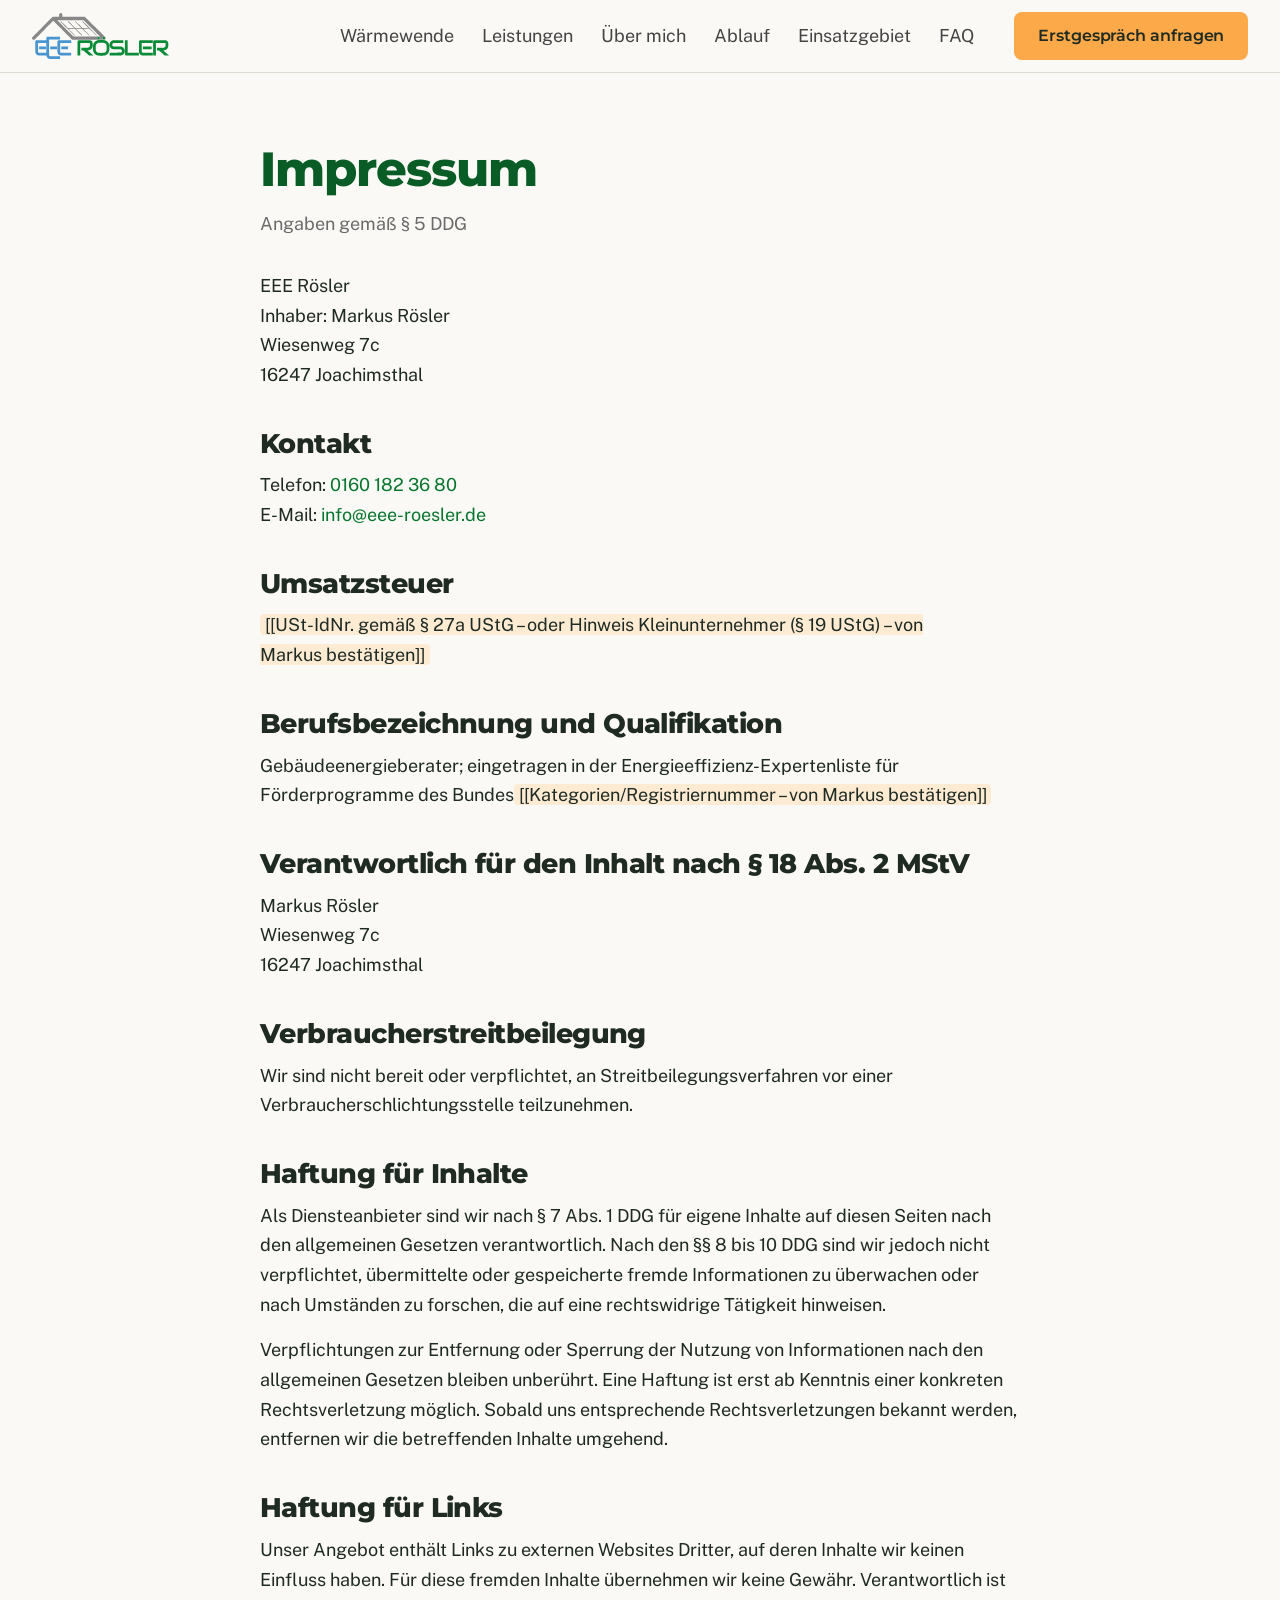
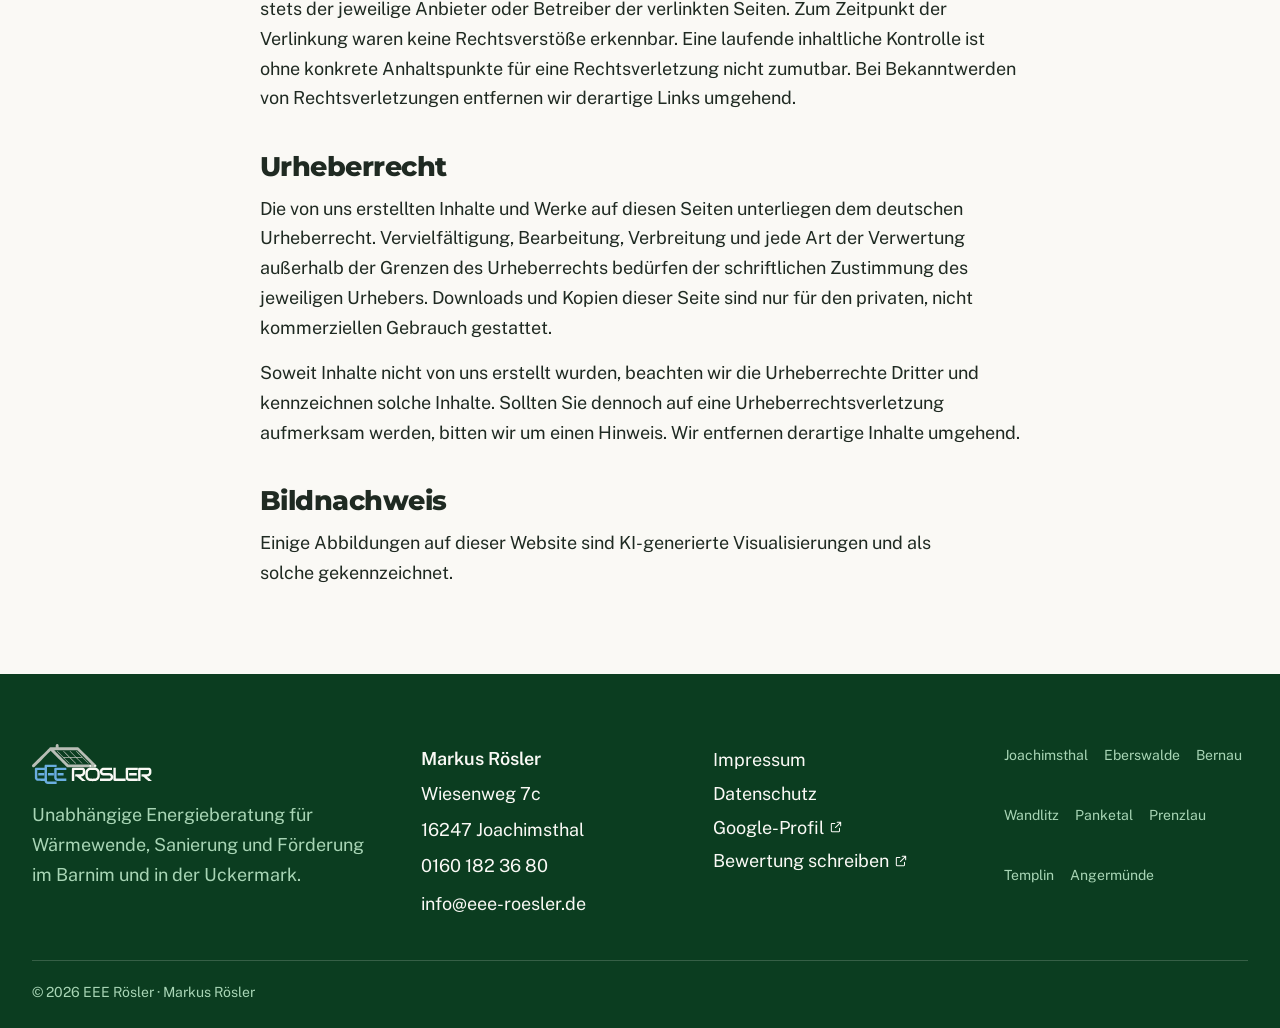
<file: eee-roesler/impressum/index.html>
<!DOCTYPE html><html lang="de"><head><meta charset="UTF-8"><meta name="viewport" content="width=device-width, initial-scale=1.0"><meta name="description" content="Impressum von EEE Rösler, Markus Rösler, unabhängiger Gebäudeenergieberater in Joachimsthal."><meta name="robots" content="noindex, nofollow"><meta name="theme-color" content="#0A8B37"><meta property="og:title" content="Impressum | EEE Rösler"><meta property="og:description" content="Impressum von EEE Rösler, Markus Rösler, unabhängiger Gebäudeenergieberater in Joachimsthal."><meta property="og:type" content="website"><meta property="og:locale" content="de_DE"><meta property="og:url" content="https://www.eee-roesler.de/impressum/"><link rel="canonical" href="https://www.eee-roesler.de/impressum/"><title>Impressum | EEE Rösler</title><link rel="icon" href="/eee-roesler/favicon.ico" sizes="48x48"><link rel="icon" type="image/svg+xml" href="/eee-roesler/favicon.svg"><link rel="apple-touch-icon" href="/eee-roesler/apple-touch-icon.png"><link rel="manifest" href="/eee-roesler/site.webmanifest"><meta property="og:image" content="https://www.eee-roesler.de/og-image.jpg"><meta property="og:image:width" content="1200"><meta property="og:image:height" content="630"><meta name="twitter:card" content="summary_large_image"><link rel="preload" href="/eee-roesler/_astro/montserrat-v31-latin-800.axpkC1rd.woff2" as="font" type="font/woff2" crossorigin><link rel="preload" href="/eee-roesler/_astro/public-sans-latin-400-normal.8Rpg0ruU.woff2" as="font" type="font/woff2" crossorigin><!-- 600er Schnitte stehen im ersten Bildschirm (Eyebrow, Navigation, Buttons): früh laden statt spät entdecken --><link rel="preload" href="/eee-roesler/_astro/public-sans-latin-600-normal.Fru-LXNs.woff2" as="font" type="font/woff2" crossorigin><link rel="preload" href="/eee-roesler/_astro/montserrat-v31-latin-600.UVxSCcoG.woff2" as="font" type="font/woff2" crossorigin><script>
    (function () {
      var d = document.documentElement;
      d.classList.add('js');
      if (window.matchMedia('(prefers-reduced-motion: reduce)').matches) return;
      d.classList.add('motion');
      setTimeout(function () { d.classList.add('motion-ready'); }, 2500);
    })();
  </script><style>/*! tailwindcss v4.3.3 | MIT License | https://tailwindcss.com */
@layer properties{@supports (((-webkit-hyphens:none)) and (not (margin-trim:inline))) or ((-moz-orient:inline) and (not (color:rgb(from red r g b)))){*,:before,:after,::backdrop{--tw-rotate-x:initial;--tw-rotate-y:initial;--tw-rotate-z:initial;--tw-skew-x:initial;--tw-skew-y:initial;--tw-border-style:solid;--tw-shadow:0 0 #0000;--tw-shadow-color:initial;--tw-shadow-alpha:100%;--tw-inset-shadow:0 0 #0000;--tw-inset-shadow-color:initial;--tw-inset-shadow-alpha:100%;--tw-ring-color:initial;--tw-ring-shadow:0 0 #0000;--tw-inset-ring-color:initial;--tw-inset-ring-shadow:0 0 #0000;--tw-ring-inset:initial;--tw-ring-offset-width:0px;--tw-ring-offset-color:#fff;--tw-ring-offset-shadow:0 0 #0000;--tw-outline-style:solid;--tw-blur:initial;--tw-brightness:initial;--tw-contrast:initial;--tw-grayscale:initial;--tw-hue-rotate:initial;--tw-invert:initial;--tw-opacity:initial;--tw-saturate:initial;--tw-sepia:initial;--tw-drop-shadow:initial;--tw-drop-shadow-color:initial;--tw-drop-shadow-alpha:100%;--tw-drop-shadow-size:initial;--tw-backdrop-blur:initial;--tw-backdrop-brightness:initial;--tw-backdrop-contrast:initial;--tw-backdrop-grayscale:initial;--tw-backdrop-hue-rotate:initial;--tw-backdrop-invert:initial;--tw-backdrop-opacity:initial;--tw-backdrop-saturate:initial;--tw-backdrop-sepia:initial}}}@layer theme{:root,:host{--font-sans:"Public Sans", ui-sans-serif, system-ui, -apple-system, "Segoe UI", sans-serif;--font-mono:ui-monospace, SFMono-Regular, Menlo, Monaco, Consolas, "Liberation Mono", "Courier New", monospace;--color-orange-100:#feebd3;--color-orange-400:#fca949;--color-orange-500:#f2952a;--color-green-50:#eef7f1;--color-green-100:#d7eddf;--color-green-200:#a8d5b5;--color-green-600:#0a8b37;--color-green-700:#08752e;--color-green-800:#0a5c27;--color-green-950:#0b3d20;--color-blue-100:#e3eff8;--color-blue-500:#4795d1;--color-blue-700:#2b6fa6;--color-gray-200:#ebebeb;--color-gray-400:#888;--color-gray-500:#6b6b6b;--color-gray-700:#444;--color-white:#fdfefc;--spacing:.25rem;--text-sm:.875rem;--text-sm--line-height:1.5;--text-base:clamp(1.0625rem, 1.03rem + .15vw, 1.125rem);--text-base--line-height:1.65;--text-lg:clamp(1.1875rem, 1.13rem + .3vw, 1.375rem);--text-lg--line-height:1.55;--text-xl:clamp(1.375rem, 1.25rem + .55vw, 1.75rem);--text-xl--line-height:1.3;--text-2xl:clamp(1.625rem, 1.4rem + 1vw, 2.25rem);--text-2xl--line-height:1.2;--text-3xl:clamp(2rem, 1.6rem + 1.8vw, 3rem);--text-3xl--line-height:1.12;--text-4xl:clamp(2rem, 1.45rem + 2.7vw, 3.75rem);--text-4xl--line-height:1.06;--tracking-tight:-.02em;--radius-sm:4px;--radius-md:8px;--radius-lg:14px;--ease-out:cubic-bezier(.22, 1, .36, 1);--default-transition-duration:.15s;--default-transition-timing-function:cubic-bezier(.4, 0, .2, 1);--default-font-family:var(--font-sans);--default-mono-font-family:var(--font-mono);--color-paper:#faf9f5;--color-ink:#1f2a22;--color-bg:var(--color-paper);--color-surface:var(--color-white);--color-surface-muted:#f1f0ea;--color-text:var(--color-ink);--color-text-muted:var(--color-gray-500);--color-line:#dedcd3;--color-accent:var(--color-green-700);--color-cta:var(--color-orange-400);--color-cta-hover:var(--color-orange-500);--color-on-cta:var(--color-ink);--color-dark:var(--color-green-950);--color-on-dark:var(--color-paper);--color-on-dark-muted:var(--color-green-200);--color-on-accent:var(--color-white);--color-error:#a12a1e;--color-error-bg:var(--color-white);--color-overlay:#1f2a22bf;--color-hover-tint:#1f2a220d;--color-hover-tint-on-dark:#faf9f514;--color-mask:#0a0f0b;--color-sheet-shadow:#1f2a2240;--color-on-dark-line-strong:#faf9f52e;--color-on-dark-body-strong:#faf9f5d9;--font-display:"Montserrat", ui-sans-serif, system-ui, sans-serif;--tracking-eyebrow:.08em;--shadow-card:0 1px 2px #1f2a220f, 0 4px 16px -6px #1f2a221a;--duration-fast:.16s;--duration-base:.32s;--duration-reveal:.7s}}@layer base{*,:after,:before,::backdrop{box-sizing:border-box;border:0 solid;margin:0;padding:0}::file-selector-button{box-sizing:border-box;border:0 solid;margin:0;padding:0}html,:host{-webkit-text-size-adjust:100%;tab-size:4;line-height:1.5;font-family:var(--default-font-family,-apple-system, BlinkMacSystemFont, "Segoe UI", Roboto, "Helvetica Neue", "Noto Sans", Arial, sans-serif, "Apple Color Emoji", "Segoe UI Emoji", "Segoe UI Symbol", "Noto Color Emoji");font-feature-settings:var(--default-font-feature-settings,normal);font-variation-settings:var(--default-font-variation-settings,normal);-webkit-tap-highlight-color:transparent}hr{height:0;color:inherit;border-top-width:1px}abbr:where([title]){text-decoration:underline dotted}h1,h2,h3,h4,h5,h6{font-size:inherit;font-weight:inherit}a{color:inherit;-webkit-text-decoration:inherit;-webkit-text-decoration:inherit;-webkit-text-decoration:inherit;text-decoration:inherit}b,strong{font-weight:bolder}code,kbd,samp,pre{font-family:var(--default-mono-font-family,ui-monospace, SFMono-Regular, Menlo, Monaco, Consolas, "Liberation Mono", "Courier New", monospace);font-feature-settings:var(--default-mono-font-feature-settings,normal);font-variation-settings:var(--default-mono-font-variation-settings,normal);font-size:1em}small{font-size:80%}sub,sup{vertical-align:baseline;font-size:75%;line-height:0;position:relative}sub{bottom:-.25em}sup{top:-.5em}table{text-indent:0;border-color:inherit;border-collapse:collapse}:-moz-focusring:where(:not(iframe)){outline:auto}progress{vertical-align:baseline}summary{display:list-item}ol,ul,menu{list-style:none}img,svg,video,canvas,audio,iframe,embed,object{vertical-align:middle;display:block}img,video{max-width:100%;height:auto}button,input,select,optgroup,textarea{font:inherit;font-feature-settings:inherit;font-variation-settings:inherit;letter-spacing:inherit;color:inherit;opacity:1;background-color:#0000;border-radius:0}::file-selector-button{font:inherit;font-feature-settings:inherit;font-variation-settings:inherit;letter-spacing:inherit;color:inherit;opacity:1;background-color:#0000;border-radius:0}:where(select:is([multiple],[size])) optgroup{font-weight:bolder}:where(select:is([multiple],[size])) optgroup option{padding-inline-start:20px}::file-selector-button{margin-inline-end:4px}::placeholder{opacity:1}@supports (not ((-webkit-appearance:-apple-pay-button))) or (contain-intrinsic-size:1px){::placeholder{color:currentColor}@supports (color:color-mix(in lab, red, red)){::placeholder{color:color-mix(in oklab, currentcolor 50%, transparent)}}}textarea{resize:vertical}::-webkit-search-decoration{-webkit-appearance:none}::-webkit-date-and-time-value{min-height:1lh;text-align:inherit}::-webkit-datetime-edit{display:inline-flex}::-webkit-datetime-edit-fields-wrapper{padding:0}::-webkit-datetime-edit{padding-block:0}::-webkit-datetime-edit-year-field{padding-block:0}::-webkit-datetime-edit-month-field{padding-block:0}::-webkit-datetime-edit-day-field{padding-block:0}::-webkit-datetime-edit-hour-field{padding-block:0}::-webkit-datetime-edit-minute-field{padding-block:0}::-webkit-datetime-edit-second-field{padding-block:0}::-webkit-datetime-edit-millisecond-field{padding-block:0}::-webkit-datetime-edit-meridiem-field{padding-block:0}::-webkit-calendar-picker-indicator{line-height:1}:-moz-ui-invalid{box-shadow:none}button,input:where([type=button],[type=reset],[type=submit]){appearance:button}::file-selector-button{appearance:button}::-webkit-inner-spin-button{height:auto}::-webkit-outer-spin-button{height:auto}[hidden]:where(:not([hidden=until-found])){display:none!important}*,:before,:after{box-sizing:border-box}html{scroll-behavior:smooth;scrollbar-color:var(--color-green-700) var(--color-paper);scroll-padding-top:calc(var(--header-h) + 1rem);-webkit-text-size-adjust:100%;overflow-x:clip}body{font-family:var(--font-sans);font-size:var(--text-base);line-height:var(--text-base--line-height);color:var(--color-text);background:var(--color-bg);-webkit-font-smoothing:antialiased;text-rendering:optimizelegibility;margin:0;overflow-x:clip}h1,h2,h3,h4{font-family:var(--font-display);letter-spacing:var(--tracking-tight);text-wrap:balance;overflow-wrap:break-word;min-width:0;margin:0;font-weight:800}h1{font-size:var(--text-4xl);line-height:var(--text-4xl--line-height);font-weight:800}h2{font-size:var(--text-3xl);line-height:var(--text-3xl--line-height)}h3{font-size:var(--text-xl);line-height:var(--text-xl--line-height);font-weight:600}p{text-wrap:pretty}a{color:var(--color-accent);text-underline-offset:.18em}img,svg,video{max-width:100%;height:auto;display:block}:focus-visible{outline:3px solid var(--color-blue-700);outline-offset:3px;border-radius:var(--radius-sm)}::selection{background:var(--color-green-200);color:var(--color-green-950)}}@layer components{.container{width:100%;max-width:calc(var(--container-max) + 2 * var(--gutter));padding-inline:var(--gutter);margin-inline:auto}.section{padding-block:var(--section-y)}.section[data-tone=muted]{background:var(--color-surface-muted)}.section[data-tone=dark]{background:var(--color-dark);color:var(--color-on-dark)}.section[data-tone=dark] a{color:var(--color-on-dark)}}@layer utilities{.visible{visibility:visible}.sr-only{clip-path:inset(50%);white-space:nowrap;border-width:0;width:1px;height:1px;margin:-1px;padding:0;position:absolute;overflow:hidden}.static{position:static}.sticky{position:sticky}.container{width:100%}@media (width>=40rem){.container{max-width:40rem}}@media (width>=48rem){.container{max-width:48rem}}@media (width>=64rem){.container{max-width:64rem}}@media (width>=80rem){.container{max-width:80rem}}@media (width>=96rem){.container{max-width:96rem}}.m-675{margin:calc(var(--spacing) * 675)}.flex{display:flex}.hidden{display:none}.inline{display:inline}.flex-shrink{flex-shrink:1}.border-collapse{border-collapse:collapse}.transform{transform:var(--tw-rotate-x,) var(--tw-rotate-y,) var(--tw-rotate-z,) var(--tw-skew-x,) var(--tw-skew-y,)}.resize{resize:both}.flex-wrap{flex-wrap:wrap}.rounded{border-radius:.25rem}.border{border-style:var(--tw-border-style);border-width:1px}.text-sm{font-size:var(--text-sm);line-height:var(--tw-leading,var(--text-sm--line-height))}.text-wrap{text-wrap:wrap}.ring{--tw-ring-shadow:var(--tw-ring-inset,) 0 0 0 calc(1px + var(--tw-ring-offset-width)) var(--tw-ring-color,currentcolor);box-shadow:var(--tw-inset-shadow), var(--tw-inset-ring-shadow), var(--tw-ring-offset-shadow), var(--tw-ring-shadow), var(--tw-shadow)}.outline{outline-style:var(--tw-outline-style);outline-width:1px}.blur{--tw-blur:blur(8px);filter:var(--tw-blur,) var(--tw-brightness,) var(--tw-contrast,) var(--tw-grayscale,) var(--tw-hue-rotate,) var(--tw-invert,) var(--tw-saturate,) var(--tw-sepia,) var(--tw-drop-shadow,)}.filter{filter:var(--tw-blur,) var(--tw-brightness,) var(--tw-contrast,) var(--tw-grayscale,) var(--tw-hue-rotate,) var(--tw-invert,) var(--tw-saturate,) var(--tw-sepia,) var(--tw-drop-shadow,)}.backdrop-filter{backdrop-filter:var(--tw-backdrop-blur,) var(--tw-backdrop-brightness,) var(--tw-backdrop-contrast,) var(--tw-backdrop-grayscale,) var(--tw-backdrop-hue-rotate,) var(--tw-backdrop-invert,) var(--tw-backdrop-opacity,) var(--tw-backdrop-saturate,) var(--tw-backdrop-sepia,)}.transition{transition-property:color,background-color,border-color,outline-color,text-decoration-color,fill,stroke,--tw-gradient-from,--tw-gradient-via,--tw-gradient-to,opacity,box-shadow,transform,translate,scale,rotate,filter,-webkit-backdrop-filter,backdrop-filter,display,content-visibility,overlay,pointer-events;transition-timing-function:var(--tw-ease,var(--default-transition-timing-function));transition-duration:var(--tw-duration,var(--default-transition-duration))}}@font-face{font-family:Montserrat;src:url(/eee-roesler/_astro/montserrat-v31-latin-600.UVxSCcoG.woff2)format("woff2");font-weight:600;font-style:normal;font-display:swap}@font-face{font-family:Montserrat;src:url(/eee-roesler/_astro/montserrat-v31-latin-800.axpkC1rd.woff2)format("woff2");font-weight:800;font-style:normal;font-display:swap}@font-face{font-family:Public Sans;src:url(/eee-roesler/_astro/public-sans-latin-400-normal.8Rpg0ruU.woff2)format("woff2");font-weight:400;font-style:normal;font-display:swap}@font-face{font-family:Public Sans;src:url(/eee-roesler/_astro/public-sans-latin-400-italic.B1appi_f.woff2)format("woff2");font-weight:400;font-style:italic;font-display:swap}@font-face{font-family:Public Sans;src:url(/eee-roesler/_astro/public-sans-latin-600-normal.Fru-LXNs.woff2)format("woff2");font-weight:600;font-style:normal;font-display:swap}:root{--container-max:1180px;--container-narrow:760px;--gutter:clamp(1rem, 4vw, 2rem);--section-y:clamp(4rem, 3rem + 5vw, 7.5rem);--header-h:72px;--bottom-bar-h:64px;--color-on-dark-line:#faf9f524;--color-on-dark-body:#faf9f5d6;--glass-tint:#faf9f50d;--glass-edge:inset 0 1px 0 #faf9f52e, inset 0 0 0 1px #faf9f50f;--glass-ring:inset 0 1px 0 #faf9f566, inset 0 0 0 1px #faf9f51f, inset 0 -1px 0 #faf9f514;--glass-drop:0 26px 60px -26px #04160bb3, 0 10px 26px -18px #04160b80;--glass-chroma:linear-gradient(125deg, #4795d152 0%, transparent 36%, transparent 64%, #fca94942 100%);--color-hairline-mid:#3f7253;--color-hairline-lo:#2a5a3c}@media (prefers-reduced-motion:reduce){html{scroll-behavior:auto}*,:before,:after{transition-duration:.01ms!important;animation-duration:.01ms!important;animation-iteration-count:1!important}}.motion:not(.motion-ready) [data-hero-anim]{visibility:hidden}html.lenis,html.lenis body{height:auto}html.lenis{scroll-behavior:auto}.lenis.lenis-stopped{overflow:clip}.lenis.lenis-smooth [data-lenis-prevent]{overscroll-behavior:contain}@property --tw-rotate-x{syntax:"*";inherits:false}@property --tw-rotate-y{syntax:"*";inherits:false}@property --tw-rotate-z{syntax:"*";inherits:false}@property --tw-skew-x{syntax:"*";inherits:false}@property --tw-skew-y{syntax:"*";inherits:false}@property --tw-border-style{syntax:"*";inherits:false;initial-value:solid}@property --tw-shadow{syntax:"*";inherits:false;initial-value:0 0 #0000}@property --tw-shadow-color{syntax:"*";inherits:false}@property --tw-shadow-alpha{syntax:"<percentage>";inherits:false;initial-value:100%}@property --tw-inset-shadow{syntax:"*";inherits:false;initial-value:0 0 #0000}@property --tw-inset-shadow-color{syntax:"*";inherits:false}@property --tw-inset-shadow-alpha{syntax:"<percentage>";inherits:false;initial-value:100%}@property --tw-ring-color{syntax:"*";inherits:false}@property --tw-ring-shadow{syntax:"*";inherits:false;initial-value:0 0 #0000}@property --tw-inset-ring-color{syntax:"*";inherits:false}@property --tw-inset-ring-shadow{syntax:"*";inherits:false;initial-value:0 0 #0000}@property --tw-ring-inset{syntax:"*";inherits:false}@property --tw-ring-offset-width{syntax:"<length>";inherits:false;initial-value:0}@property --tw-ring-offset-color{syntax:"*";inherits:false;initial-value:#fff}@property --tw-ring-offset-shadow{syntax:"*";inherits:false;initial-value:0 0 #0000}@property --tw-outline-style{syntax:"*";inherits:false;initial-value:solid}@property --tw-blur{syntax:"*";inherits:false}@property --tw-brightness{syntax:"*";inherits:false}@property --tw-contrast{syntax:"*";inherits:false}@property --tw-grayscale{syntax:"*";inherits:false}@property --tw-hue-rotate{syntax:"*";inherits:false}@property --tw-invert{syntax:"*";inherits:false}@property --tw-opacity{syntax:"*";inherits:false}@property --tw-saturate{syntax:"*";inherits:false}@property --tw-sepia{syntax:"*";inherits:false}@property --tw-drop-shadow{syntax:"*";inherits:false}@property --tw-drop-shadow-color{syntax:"*";inherits:false}@property --tw-drop-shadow-alpha{syntax:"<percentage>";inherits:false;initial-value:100%}@property --tw-drop-shadow-size{syntax:"*";inherits:false}@property --tw-backdrop-blur{syntax:"*";inherits:false}@property --tw-backdrop-brightness{syntax:"*";inherits:false}@property --tw-backdrop-contrast{syntax:"*";inherits:false}@property --tw-backdrop-grayscale{syntax:"*";inherits:false}@property --tw-backdrop-hue-rotate{syntax:"*";inherits:false}@property --tw-backdrop-invert{syntax:"*";inherits:false}@property --tw-backdrop-opacity{syntax:"*";inherits:false}@property --tw-backdrop-saturate{syntax:"*";inherits:false}@property --tw-backdrop-sepia{syntax:"*";inherits:false}html,body{overflow-wrap:break-word;overflow-x:clip}.icon[data-astro-cid-zgufigjl]{vertical-align:middle;flex-shrink:0;display:inline-block}.btn[data-astro-cid-j6ocf6pu]{border-radius:var(--radius-md);min-height:48px;font-family:var(--font-display);letter-spacing:-.005em;cursor:pointer;transition:background-color var(--duration-fast) var(--ease-out), border-color var(--duration-fast) var(--ease-out), color var(--duration-fast) var(--ease-out), transform var(--duration-fast) var(--ease-out);border:2px solid #0000;justify-content:center;align-items:center;gap:.55em;padding:.75em 1.35em;font-size:1rem;font-weight:600;line-height:1.2;text-decoration:none;display:inline-flex}.btn--lg[data-astro-cid-j6ocf6pu]{min-height:52px;padding:.75em 1.6em;font-size:1.0625rem}.btn[data-astro-cid-j6ocf6pu]:active{transform:translateY(1px)}.btn--cta[data-astro-cid-j6ocf6pu]{background:var(--color-cta);color:var(--color-on-cta)}.btn--cta[data-astro-cid-j6ocf6pu]:hover{background:var(--color-cta-hover)}.btn--primary[data-astro-cid-j6ocf6pu]{border-color:var(--color-green-700);color:var(--color-green-700);background:0 0}.btn--primary[data-astro-cid-j6ocf6pu]:hover{background:var(--color-green-50);color:var(--color-green-800);border-color:var(--color-green-800)}.btn--ghost[data-astro-cid-j6ocf6pu]{color:var(--color-ink);background:0 0;border-color:currentColor}.btn--ghost[data-astro-cid-j6ocf6pu]:hover{background:var(--color-hover-tint)}.btn--ghost[data-astro-cid-j6ocf6pu].btn--on-dark{color:var(--color-on-dark)}.btn--ghost[data-astro-cid-j6ocf6pu].btn--on-dark:hover{background:var(--color-hover-tint-on-dark)}.btn--link[data-astro-cid-j6ocf6pu]{min-height:44px;color:var(--color-accent);background:0 0;border:0;padding:0;font-size:1rem}.btn--link[data-astro-cid-j6ocf6pu] span[data-astro-cid-j6ocf6pu]{text-underline-offset:.25em;text-decoration:underline 1px}.btn--link[data-astro-cid-j6ocf6pu]:hover span[data-astro-cid-j6ocf6pu]{text-decoration-thickness:2px}.btn--link[data-astro-cid-j6ocf6pu].btn--on-dark{color:var(--color-on-dark)}.btn--link[data-astro-cid-j6ocf6pu] .btn__end{transition:transform var(--duration-fast) var(--ease-out)}.btn--link[data-astro-cid-j6ocf6pu]:hover .btn__end{transform:translate(3px)}@media (prefers-reduced-motion:reduce){.btn[data-astro-cid-j6ocf6pu],.btn--link[data-astro-cid-j6ocf6pu] .btn__end{transition:none}}@media (width<=47.99rem){body{padding-bottom:calc(var(--bottom-bar-h) + env(safe-area-inset-bottom))}}.mobile-bar[data-astro-cid-qphbsgma]{display:none}@media (width<=47.99rem){.mobile-bar[data-astro-cid-qphbsgma]{z-index:40;box-sizing:border-box;max-width:100%;height:calc(var(--bottom-bar-h) + env(safe-area-inset-bottom));padding:0 var(--gutter) env(safe-area-inset-bottom);background:var(--color-bg);border-top:1px solid var(--color-line);grid-template-columns:minmax(0,1fr) minmax(0,1fr);align-items:center;gap:.75rem;display:grid;position:fixed;inset:auto 0 0}.mobile-bar[data-astro-cid-qphbsgma] .btn{width:100%;min-width:0;min-height:46px;padding-inline:.75em}}.skip[data-astro-cid-kgevm5mn]{z-index:100;background:var(--color-ink);color:var(--color-on-dark);font-family:var(--font-display);border-radius:var(--radius-md);padding:.75rem 1.1rem;font-weight:600;text-decoration:none;position:absolute;top:-4rem;left:1rem}.skip[data-astro-cid-kgevm5mn]:focus{top:1rem}.site-header[data-astro-cid-kgevm5mn]{z-index:50;background:var(--color-bg);border-bottom:1px solid var(--color-line);position:sticky;top:0}.site-header__bar[data-astro-cid-kgevm5mn]{height:var(--header-h);justify-content:space-between;align-items:center;gap:1.5rem;display:flex}.site-header__logo[data-astro-cid-kgevm5mn]{flex-shrink:0;line-height:0;display:block}.site-header__logo[data-astro-cid-kgevm5mn] img[data-astro-cid-kgevm5mn]{width:auto;height:40px}.site-header__nav[data-astro-cid-kgevm5mn],.site-header__actions[data-astro-cid-kgevm5mn]{display:none}.site-header__toggle[data-astro-cid-kgevm5mn]{width:48px;height:48px;color:var(--color-ink);cursor:pointer;background:0 0;border:0;justify-content:center;align-items:center;margin-right:-.5rem;padding:0;display:inline-flex}.site-header__toggle[data-astro-cid-kgevm5mn] .i-close{display:none}.site-header__toggle[data-astro-cid-kgevm5mn][aria-expanded=true] .i-close{display:block}.site-header__toggle[data-astro-cid-kgevm5mn][aria-expanded=true] .i-open{display:none}.site-header__phone[data-astro-cid-kgevm5mn]{min-height:44px;font-family:var(--font-display);color:var(--color-ink);white-space:nowrap;align-items:center;gap:.45rem;font-weight:600;text-decoration:none;display:inline-flex}.site-header__phone[data-astro-cid-kgevm5mn]:hover{text-decoration:underline}.site-header__panel[data-astro-cid-kgevm5mn]{background:var(--color-bg);border-bottom:1px solid var(--color-line);max-height:calc(100dvh - var(--header-h));padding-block:.5rem 1.5rem;position:absolute;inset:100% 0 auto;overflow-y:auto}.site-header__panel[data-astro-cid-kgevm5mn][hidden]{display:none}.site-header__panel[data-astro-cid-kgevm5mn] ul[data-astro-cid-kgevm5mn]{margin:0 0 .75rem;padding:0;list-style:none}.site-header__panel[data-astro-cid-kgevm5mn] li[data-astro-cid-kgevm5mn] a[data-astro-cid-kgevm5mn]{border-bottom:1px solid var(--color-line);min-height:48px;font-family:var(--font-sans);font-weight:400;font-size:var(--text-lg);color:var(--color-ink);align-items:center;text-decoration:none;display:flex}.site-header__panel[data-astro-cid-kgevm5mn] li[data-astro-cid-kgevm5mn] a[data-astro-cid-kgevm5mn][aria-current=true]{color:var(--color-green-700);box-shadow:inset 3px 0 0 var(--color-green-600);padding-left:.75rem;font-weight:600}.site-header__phone--panel[data-astro-cid-kgevm5mn]{margin-bottom:.75rem;display:flex}.site-header__panel[data-astro-cid-kgevm5mn] .site-header__panel-cta{width:100%}@media (width>=72rem){.site-header__logo[data-astro-cid-kgevm5mn] img[data-astro-cid-kgevm5mn]{width:auto;height:46px}.site-header__toggle[data-astro-cid-kgevm5mn],.site-header__panel[data-astro-cid-kgevm5mn]{display:none}.site-header__nav[data-astro-cid-kgevm5mn]{margin-left:auto;display:block}.seg[data-astro-cid-kgevm5mn]{white-space:nowrap;border-radius:var(--radius-md);gap:.25rem;margin:0;padding:4px;list-style:none;display:flex;position:relative}.seg[data-astro-cid-kgevm5mn] li[data-astro-cid-kgevm5mn]{z-index:1;position:relative}.seg[data-astro-cid-kgevm5mn] a[data-astro-cid-kgevm5mn]{border-radius:calc(var(--radius-md) - 3px);min-height:40px;color:var(--color-gray-700);transition:color var(--duration-fast) var(--ease-out);align-items:center;padding:0 .75rem;font-weight:400;text-decoration:none;display:inline-flex}.seg[data-astro-cid-kgevm5mn] a[data-astro-cid-kgevm5mn]:hover{color:var(--color-ink)}.seg[data-astro-cid-kgevm5mn] a[data-astro-cid-kgevm5mn][aria-current=true]{color:var(--color-green-700);font-weight:600}.seg[data-astro-cid-kgevm5mn] .seg__thumb[data-astro-cid-kgevm5mn]{z-index:0;width:var(--w,0px);transform:translateX(var(--l,0px));background:var(--color-gray-200);border-radius:calc(var(--radius-md) - 3px);pointer-events:none;transition:opacity var(--duration-base) var(--ease-out);position:absolute;top:4px;bottom:4px;left:0}.seg[data-astro-cid-kgevm5mn] .seg__thumb[data-astro-cid-kgevm5mn][data-hidden]{opacity:0}.site-header__actions[data-astro-cid-kgevm5mn]{align-items:center;gap:1.25rem;display:flex}.site-header__actions[data-astro-cid-kgevm5mn] .btn{white-space:nowrap}}@media (width>=72rem) and (width<=85.999rem){.site-header__actions[data-astro-cid-kgevm5mn] .site-header__phone[data-astro-cid-kgevm5mn]{display:none}}.site-footer[data-astro-cid-yvkg62gd]{background:var(--color-green-950);color:var(--color-on-dark);font-size:var(--text-base);padding-block:clamp(3rem,2rem + 3vw,4.5rem) 1.5rem}.site-footer[data-astro-cid-yvkg62gd] a[data-astro-cid-yvkg62gd]{color:var(--color-on-dark);text-underline-offset:.2em}.site-footer[data-astro-cid-yvkg62gd] a[data-astro-cid-yvkg62gd]:hover{text-decoration-thickness:2px}.site-footer__grid[data-astro-cid-yvkg62gd]{gap:2rem;display:grid}.site-footer__brand[data-astro-cid-yvkg62gd] img[data-astro-cid-yvkg62gd]{width:auto;height:40px}.site-footer__brand[data-astro-cid-yvkg62gd] p[data-astro-cid-yvkg62gd]{max-width:24rem;color:var(--color-on-dark-muted);margin:1rem 0 0}.site-footer__col[data-astro-cid-yvkg62gd]{flex-direction:column;gap:.35rem;margin:0;padding:0;font-style:normal;list-style:none;display:flex}.site-footer__col[data-astro-cid-yvkg62gd] a[data-astro-cid-yvkg62gd]{align-items:center;gap:.35rem;width:fit-content;min-height:32px;display:inline-flex}.site-footer__links[data-astro-cid-yvkg62gd]{gap:.1rem}.site-footer__links[data-astro-cid-yvkg62gd] li[data-astro-cid-yvkg62gd]{display:block}.site-footer__area[data-astro-cid-yvkg62gd]{font-size:var(--text-sm);color:var(--color-on-dark-muted);flex-wrap:wrap;gap:.25rem 1rem;margin:0;padding:0;list-style:none;display:flex}.site-footer__legal[data-astro-cid-yvkg62gd]{border-top:1px solid var(--color-on-dark-line-strong);font-size:var(--text-sm);color:var(--color-on-dark-muted);margin:2.5rem 0 0;padding-top:1.25rem}@media (width>=48rem){.site-footer__grid[data-astro-cid-yvkg62gd]{grid-template-columns:minmax(0,1fr) minmax(0,1fr)}}@media (width>=64rem){.site-footer__grid[data-astro-cid-yvkg62gd]{grid-template-columns:minmax(0,1.4fr) minmax(0,1fr) minmax(0,1fr) minmax(0,1fr);gap:3rem}}
.legal__content h2{overflow-wrap:break-word;text-wrap:balance;min-width:0}
.legal[data-astro-cid-zfom5mau]{padding-block:clamp(2.5rem,2rem + 3vw,5rem);padding-inline:var(--gutter)}.legal__wrap[data-astro-cid-zfom5mau]{max-width:var(--container-narrow);margin-inline:auto}.legal__draft[data-astro-cid-zfom5mau]{font-size:var(--text-sm);background:var(--color-orange-100);border:1px solid var(--color-orange-400);border-radius:var(--radius-sm);margin:0 0 1.5rem;padding:.5rem .75rem}.legal[data-astro-cid-zfom5mau] h1[data-astro-cid-zfom5mau]{overflow-wrap:break-word;text-wrap:balance;min-width:0;font-size:var(--text-3xl);line-height:var(--text-3xl--line-height);color:var(--color-green-800)}.legal__lead[data-astro-cid-zfom5mau]{color:var(--color-text-muted);margin:.75rem 0 0}.legal__content[data-astro-cid-zfom5mau]{margin-top:2rem}.legal__content[data-astro-cid-zfom5mau] h2{overflow-wrap:break-word;text-wrap:balance;min-width:0;font-size:var(--text-xl);line-height:var(--text-xl--line-height);margin:2.25rem 0 .6rem}.legal__content[data-astro-cid-zfom5mau] p,.legal__content[data-astro-cid-zfom5mau] ul{margin:0 0 1rem}.legal__content[data-astro-cid-zfom5mau] ul{padding-left:1.4rem}.legal__content[data-astro-cid-zfom5mau] li{margin-bottom:.35rem}.legal__content[data-astro-cid-zfom5mau] a{overflow-wrap:anywhere}.legal__content[data-astro-cid-zfom5mau] .ph{background:var(--color-orange-100);border-radius:var(--radius-sm);padding:0 .25em}
</style></head><body><a class="skip" href="#start" data-astro-cid-kgevm5mn>Zum Inhalt springen</a><header class="site-header" data-header data-astro-cid-kgevm5mn><div class="container site-header__bar" data-astro-cid-kgevm5mn><a class="site-header__logo" href="/eee-roesler/" aria-label="EEE Rösler – Startseite" data-astro-cid-kgevm5mn><img src="/eee-roesler/logo.svg" alt="EEE Rösler" width="120" height="40" data-astro-cid-kgevm5mn></a><nav class="site-header__nav" aria-label="Hauptnavigation" data-astro-cid-kgevm5mn><ul class="seg" data-seg data-astro-cid-kgevm5mn><li data-astro-cid-kgevm5mn><a href="/eee-roesler/#waermewende" data-spy="waermewende" data-astro-cid-kgevm5mn>Wärmewende</a></li><li data-astro-cid-kgevm5mn><a href="/eee-roesler/#leistungen" data-spy="leistungen" data-astro-cid-kgevm5mn>Leistungen</a></li><li data-astro-cid-kgevm5mn><a href="/eee-roesler/#ueber-markus" data-spy="ueber-markus" data-astro-cid-kgevm5mn>Über mich</a></li><li data-astro-cid-kgevm5mn><a href="/eee-roesler/#ablauf" data-spy="ablauf" data-astro-cid-kgevm5mn>Ablauf</a></li><li data-astro-cid-kgevm5mn><a href="/eee-roesler/#einsatzgebiet" data-spy="einsatzgebiet" data-astro-cid-kgevm5mn>Einsatzgebiet</a></li><li data-astro-cid-kgevm5mn><a href="/eee-roesler/#faq" data-spy="faq" data-astro-cid-kgevm5mn>FAQ</a></li><li class="seg__thumb" aria-hidden="true" data-seg-thumb data-astro-cid-kgevm5mn></li></ul></nav><div class="site-header__actions" data-astro-cid-kgevm5mn><a class="site-header__phone" href="tel:+491601823680" data-astro-cid-kgevm5mn><svg class="icon" width="18" height="18" viewBox="0 0 24 24" fill="none" stroke="currentColor" stroke-width="1.75" stroke-linecap="round" stroke-linejoin="round" aria-hidden="true" focusable="false" data-astro-cid-zgufigjl><path d="M5 4h4l2 5-2.5 1.5a11 11 0 0 0 5 5L15 13l5 2v4a2 2 0 0 1-2 2A16 16 0 0 1 3 6a2 2 0 0 1 2-2"/></svg><span data-astro-cid-kgevm5mn>0160 182 36 80</span></a><a href="/eee-roesler/#kontakt" data-astro-cid-kgevm5mn="true" data-astro-cid-j6ocf6pu="true" class="btn btn--cta btn--md"><span data-astro-cid-j6ocf6pu>Erstgespräch anfragen</span></a></div><button type="button" class="site-header__toggle" aria-expanded="false" aria-controls="mobile-menu" aria-label="Menü öffnen" data-menu-toggle data-astro-cid-kgevm5mn><svg class="icon i-open" width="26" height="26" viewBox="0 0 24 24" fill="none" stroke="currentColor" stroke-width="1.75" stroke-linecap="round" stroke-linejoin="round" aria-hidden="true" focusable="false" data-astro-cid-zgufigjl><path d="M4 7h16M4 12h16M4 17h16"/></svg><svg class="icon i-close" width="26" height="26" viewBox="0 0 24 24" fill="none" stroke="currentColor" stroke-width="1.75" stroke-linecap="round" stroke-linejoin="round" aria-hidden="true" focusable="false" data-astro-cid-zgufigjl><path d="M6 6l12 12M18 6 6 18"/></svg></button></div><div class="site-header__panel" id="mobile-menu" data-menu-panel hidden data-astro-cid-kgevm5mn><div class="container" data-astro-cid-kgevm5mn><ul data-astro-cid-kgevm5mn><li data-astro-cid-kgevm5mn><a href="/eee-roesler/#waermewende" data-spy="waermewende" data-astro-cid-kgevm5mn>Wärmewende</a></li><li data-astro-cid-kgevm5mn><a href="/eee-roesler/#leistungen" data-spy="leistungen" data-astro-cid-kgevm5mn>Leistungen</a></li><li data-astro-cid-kgevm5mn><a href="/eee-roesler/#ueber-markus" data-spy="ueber-markus" data-astro-cid-kgevm5mn>Über mich</a></li><li data-astro-cid-kgevm5mn><a href="/eee-roesler/#ablauf" data-spy="ablauf" data-astro-cid-kgevm5mn>Ablauf</a></li><li data-astro-cid-kgevm5mn><a href="/eee-roesler/#einsatzgebiet" data-spy="einsatzgebiet" data-astro-cid-kgevm5mn>Einsatzgebiet</a></li><li data-astro-cid-kgevm5mn><a href="/eee-roesler/#faq" data-spy="faq" data-astro-cid-kgevm5mn>FAQ</a></li></ul><a class="site-header__phone site-header__phone--panel" href="tel:+491601823680" data-astro-cid-kgevm5mn><svg class="icon" width="18" height="18" viewBox="0 0 24 24" fill="none" stroke="currentColor" stroke-width="1.75" stroke-linecap="round" stroke-linejoin="round" aria-hidden="true" focusable="false" data-astro-cid-zgufigjl><path d="M5 4h4l2 5-2.5 1.5a11 11 0 0 0 5 5L15 13l5 2v4a2 2 0 0 1-2 2A16 16 0 0 1 3 6a2 2 0 0 1 2-2"/></svg><span data-astro-cid-kgevm5mn>0160 182 36 80</span></a><a href="/eee-roesler/#kontakt" data-astro-cid-kgevm5mn="true" data-astro-cid-j6ocf6pu="true" class="btn btn--cta btn--md site-header__panel-cta"><span data-astro-cid-j6ocf6pu>Erstgespräch anfragen</span></a></div></div></header><div class="mobile-bar" data-astro-cid-qphbsgma><a href="tel:+491601823680" data-astro-cid-qphbsgma="true" data-astro-cid-j6ocf6pu="true" class="btn btn--primary btn--md"><svg class="icon" width="18" height="18" viewBox="0 0 24 24" fill="none" stroke="currentColor" stroke-width="1.75" stroke-linecap="round" stroke-linejoin="round" aria-hidden="true" focusable="false" data-astro-cid-zgufigjl><path d="M5 4h4l2 5-2.5 1.5a11 11 0 0 0 5 5L15 13l5 2v4a2 2 0 0 1-2 2A16 16 0 0 1 3 6a2 2 0 0 1 2-2"/></svg><span data-astro-cid-j6ocf6pu>Anrufen</span></a><a href="/eee-roesler/#kontakt" data-astro-cid-qphbsgma="true" data-astro-cid-j6ocf6pu="true" class="btn btn--cta btn--md"><span data-astro-cid-j6ocf6pu>Anfrage</span></a></div><script type="module" src="/eee-roesler/_astro/Header.astro_astro_type_script_index_0_lang.DDTcNoz1.js"></script><main id="main" class="legal" data-astro-cid-zfom5mau><div id="start" class="legal__wrap" data-astro-cid-zfom5mau><h1 data-astro-cid-zfom5mau>Impressum</h1><p class="legal__lead" data-astro-cid-zfom5mau>Angaben gemäß § 5 DDG</p><div class="legal__content" data-astro-cid-zfom5mau><p>EEE Rösler<br>Inhaber: Markus Rösler<br>Wiesenweg 7c<br>16247 Joachimsthal</p><h2>Kontakt</h2><p>Telefon: <a href="tel:+491601823680">0160 182 36 80</a><br>E-Mail: <a href="mailto:info@eee-roesler.de">info@eee-roesler.de</a></p><h2>Umsatzsteuer</h2><p><span class="ph">[[USt-IdNr. gemäß § 27a UStG – oder Hinweis Kleinunternehmer (§ 19 UStG) – von Markus bestätigen]]</span></p><h2>Berufsbezeichnung und Qualifikation</h2><p>Gebäudeenergieberater; eingetragen in der Energieeffizienz-Expertenliste für Förderprogramme des Bundes<span class="ph">[[Kategorien/Registriernummer – von Markus bestätigen]]</span></p><h2>Verantwortlich für den Inhalt nach § 18 Abs. 2 MStV</h2><p>Markus Rösler<br>Wiesenweg 7c<br>16247 Joachimsthal</p><h2>Verbraucherstreitbeilegung</h2><p>Wir sind nicht bereit oder verpflichtet, an Streitbeilegungsverfahren vor einer Verbraucherschlichtungsstelle teilzunehmen.</p><h2>Haftung für Inhalte</h2><p>Als Diensteanbieter sind wir nach § 7 Abs. 1 DDG für eigene Inhalte auf diesen Seiten nach den allgemeinen Gesetzen verantwortlich. Nach den §§ 8 bis 10 DDG sind wir jedoch nicht verpflichtet, übermittelte oder gespeicherte fremde Informationen zu überwachen oder nach Umständen zu forschen, die auf eine rechtswidrige Tätigkeit hinweisen.</p><p>Verpflichtungen zur Entfernung oder Sperrung der Nutzung von Informationen nach den allgemeinen Gesetzen bleiben unberührt. Eine Haftung ist erst ab Kenntnis einer konkreten Rechtsverletzung möglich. Sobald uns entsprechende Rechtsverletzungen bekannt werden, entfernen wir die betreffenden Inhalte umgehend.</p><h2>Haftung für Links</h2><p>Unser Angebot enthält Links zu externen Websites Dritter, auf deren Inhalte wir keinen Einfluss haben. Für diese fremden Inhalte übernehmen wir keine Gewähr. Verantwortlich ist stets der jeweilige Anbieter oder Betreiber der verlinkten Seiten. Zum Zeitpunkt der Verlinkung waren keine Rechtsverstöße erkennbar. Eine laufende inhaltliche Kontrolle ist ohne konkrete Anhaltspunkte für eine Rechtsverletzung nicht zumutbar. Bei Bekanntwerden von Rechtsverletzungen entfernen wir derartige Links umgehend.</p><h2>Urheberrecht</h2><p>Die von uns erstellten Inhalte und Werke auf diesen Seiten unterliegen dem deutschen Urheberrecht. Vervielfältigung, Bearbeitung, Verbreitung und jede Art der Verwertung außerhalb der Grenzen des Urheberrechts bedürfen der schriftlichen Zustimmung des jeweiligen Urhebers. Downloads und Kopien dieser Seite sind nur für den privaten, nicht kommerziellen Gebrauch gestattet.</p><p>Soweit Inhalte nicht von uns erstellt wurden, beachten wir die Urheberrechte Dritter und kennzeichnen solche Inhalte. Sollten Sie dennoch auf eine Urheberrechtsverletzung aufmerksam werden, bitten wir um einen Hinweis. Wir entfernen derartige Inhalte umgehend.</p><h2>Bildnachweis</h2><p>Einige Abbildungen auf dieser Website sind KI-generierte Visualisierungen und als solche gekennzeichnet.</p></div></div></main><footer class="site-footer" data-astro-cid-yvkg62gd><div class="container" data-astro-cid-yvkg62gd><div class="site-footer__grid" data-astro-cid-yvkg62gd><div class="site-footer__brand" data-astro-cid-yvkg62gd><img src="/eee-roesler/logo-dark.svg" alt="EEE Rösler" width="120" height="40" loading="lazy" data-astro-cid-yvkg62gd><p data-astro-cid-yvkg62gd>Unabhängige Energieberatung für Wärmewende, Sanierung und Förderung im Barnim und in der Uckermark.</p></div><address class="site-footer__col" data-astro-cid-yvkg62gd><strong data-astro-cid-yvkg62gd>Markus Rösler</strong><span data-astro-cid-yvkg62gd>Wiesenweg 7c</span><span data-astro-cid-yvkg62gd>16247 Joachimsthal</span><a href="tel:+491601823680" data-astro-cid-yvkg62gd>0160 182 36 80</a><a href="mailto:info@eee-roesler.de" data-astro-cid-yvkg62gd>info@eee-roesler.de</a></address><ul class="site-footer__col site-footer__links" data-astro-cid-yvkg62gd><li data-astro-cid-yvkg62gd><a href="/eee-roesler/impressum/" data-astro-cid-yvkg62gd>Impressum</a></li><li data-astro-cid-yvkg62gd><a href="/eee-roesler/datenschutz/" data-astro-cid-yvkg62gd>Datenschutz</a></li><li data-astro-cid-yvkg62gd><a href="https://www.google.com/maps?cid=4615040205646377410" target="_blank" rel="noopener" data-astro-cid-yvkg62gd>Google-Profil <svg class="icon" width="14" height="14" viewBox="0 0 24 24" fill="none" stroke="currentColor" stroke-width="1.75" stroke-linecap="round" stroke-linejoin="round" aria-hidden="true" focusable="false" data-astro-cid-zgufigjl><path d="M14 4h6v6M20 4l-9 9M18 14v5a1 1 0 0 1-1 1H5a1 1 0 0 1-1-1V7a1 1 0 0 1 1-1h5"/></svg><span class="sr-only" data-astro-cid-yvkg62gd>(öffnet in neuem Tab)</span></a></li><li data-astro-cid-yvkg62gd><a href="https://g.page/r/CcKxspGd6gtAEAE/review" target="_blank" rel="noopener" data-astro-cid-yvkg62gd>Bewertung schreiben <svg class="icon" width="14" height="14" viewBox="0 0 24 24" fill="none" stroke="currentColor" stroke-width="1.75" stroke-linecap="round" stroke-linejoin="round" aria-hidden="true" focusable="false" data-astro-cid-zgufigjl><path d="M14 4h6v6M20 4l-9 9M18 14v5a1 1 0 0 1-1 1H5a1 1 0 0 1-1-1V7a1 1 0 0 1 1-1h5"/></svg><span class="sr-only" data-astro-cid-yvkg62gd>(öffnet in neuem Tab)</span></a></li></ul><ul class="site-footer__area" role="list" data-astro-cid-yvkg62gd><li data-astro-cid-yvkg62gd>Joachimsthal</li><li data-astro-cid-yvkg62gd>Eberswalde</li><li data-astro-cid-yvkg62gd>Bernau</li><li data-astro-cid-yvkg62gd>Wandlitz</li><li data-astro-cid-yvkg62gd>Panketal</li><li data-astro-cid-yvkg62gd>Prenzlau</li><li data-astro-cid-yvkg62gd>Templin</li><li data-astro-cid-yvkg62gd>Angermünde</li></ul></div><p class="site-footer__legal" data-astro-cid-yvkg62gd>© 2026 EEE Rösler · Markus Rösler</p></div></footer><script type="module" src="/eee-roesler/_astro/BaseLayout.astro_astro_type_script_index_0_lang.m1kXHqhd.js"></script></body></html>
</file>
<file: barnimer-rollladenbau/assets/css/styles.css>
:root {
  --ink: #111820;
  --ink-soft: #2a3642;
  --muted: #68717a;
  --line: #d8dde0;
  --paper: #f5f1e8;
  --white: #ffffff;
  --solar: #f1b21a;
  --copper: #b9572a;
  --green: #617266;
  --blue: #324f61;
  --shadow: 0 22px 70px rgba(17, 24, 32, .14);
  --radius: 8px;
  --max: 1180px;
  --header: 76px;
  --hero-progress: 0;
  --hero-pointer-x: 0;
  --hero-pointer-y: 0;
}

* {
  box-sizing: border-box;
}

html {
  scroll-behavior: smooth;
}

body {
  margin: 0;
  font-family: Inter, Arial, sans-serif;
  color: var(--ink);
  background: var(--paper);
  line-height: 1.55;
  overflow-x: hidden;
}

body.nav-open {
  overflow: hidden;
}

@media (prefers-reduced-motion: no-preference) {
  .reveal {
    --reveal-y: 34px;
    opacity: 0;
    transform: translate3d(0, var(--reveal-y), 0);
    transition:
      opacity .72s cubic-bezier(.2, .72, .18, 1),
      transform .72s cubic-bezier(.2, .72, .18, 1);
    transition-delay: var(--reveal-delay, 0ms);
    will-change: opacity, transform;
  }

  .reveal[data-reveal-direction="up"] {
    --reveal-y: -28px;
  }

  .reveal.is-visible {
    opacity: 1;
    transform: translate3d(0, 0, 0);
  }
}

img {
  display: block;
  max-width: 100%;
}

a {
  color: inherit;
  text-decoration: none;
}

button {
  font: inherit;
}

h1,
h2,
h3 {
  font-family: "Space Grotesk", Inter, Arial, sans-serif;
  line-height: 1.02;
  letter-spacing: 0;
  margin: 0;
}

p {
  margin: 0;
}

.site-header {
  position: fixed;
  inset: 0 0 auto 0;
  z-index: 50;
  height: var(--header);
  display: grid;
  grid-template-columns: auto 1fr auto;
  align-items: center;
  gap: 28px;
  padding: 0 clamp(18px, 4vw, 56px);
  background: rgba(245, 241, 232, .82);
  border-bottom: 1px solid rgba(17, 24, 32, .08);
  backdrop-filter: blur(16px);
  transition: box-shadow .2s ease, background .2s ease;
}

.site-header.is-scrolled {
  background: rgba(245, 241, 232, .95);
  box-shadow: 0 12px 38px rgba(17, 24, 32, .1);
}

.brand {
  width: min(230px, 50vw);
}

.brand img {
  width: 100%;
  height: auto;
}

.site-nav {
  display: flex;
  align-items: center;
  justify-content: center;
  gap: 28px;
  color: var(--ink-soft);
  font-size: 14px;
  font-weight: 700;
}

.site-nav a,
.header-phone {
  position: relative;
  white-space: nowrap;
}

.site-nav a::after,
.header-phone::after {
  content: "";
  position: absolute;
  left: 0;
  right: 0;
  bottom: -7px;
  height: 2px;
  background: var(--copper);
  transform: scaleX(0);
  transform-origin: left;
  transition: transform .2s ease;
}

.site-nav a:hover::after,
.header-phone:hover::after {
  transform: scaleX(1);
}

.header-phone {
  justify-self: end;
  font-family: "Space Grotesk", Inter, Arial, sans-serif;
  font-weight: 700;
}

.nav-toggle {
  display: none;
  justify-self: end;
  width: 44px;
  height: 44px;
  border: 1px solid rgba(17, 24, 32, .16);
  border-radius: 50%;
  background: var(--white);
  padding: 0;
}

.nav-toggle span {
  display: block;
  width: 18px;
  height: 2px;
  margin: 4px auto;
  background: var(--ink);
  transition: transform .2s ease, opacity .2s ease;
}

.nav-toggle[aria-expanded="true"] span:nth-child(1) {
  transform: translateY(6px) rotate(45deg);
}

.nav-toggle[aria-expanded="true"] span:nth-child(2) {
  opacity: 0;
}

.nav-toggle[aria-expanded="true"] span:nth-child(3) {
  transform: translateY(-6px) rotate(-45deg);
}

.hero {
  position: relative;
  min-height: 94svh;
  display: grid;
  align-items: end;
  padding: calc(var(--header) + 64px) clamp(18px, 5vw, 72px) 46px;
  isolation: isolate;
  color: var(--white);
  overflow: hidden;
}

.hero-media,
.hero-media::after {
  position: absolute;
  inset: 0;
  z-index: -2;
  overflow: hidden;
}

.hero-media img {
  width: 100%;
  height: 100%;
  object-fit: cover;
  transform:
    translate3d(
      calc(var(--hero-pointer-x) * -10px),
      calc((var(--hero-progress) * 92px) + (var(--hero-pointer-y) * -8px)),
      0
    )
    scale(calc(1.08 - (var(--hero-progress) * .035)));
  transform-origin: center;
  filter:
    saturate(calc(1.05 + (var(--hero-progress) * .14)))
    contrast(calc(1.04 + (var(--hero-progress) * .08)));
  transition: filter .18s linear;
  will-change: transform, filter;
}

.hero-media::after {
  content: "";
  z-index: 1;
  background:
    linear-gradient(90deg, rgba(17, 24, 32, .9), rgba(17, 24, 32, .62) 48%, rgba(17, 24, 32, .18)),
    linear-gradient(0deg, rgba(17, 24, 32, .78), rgba(17, 24, 32, .08) 42%);
  opacity: calc(1 - (var(--hero-progress) * .08));
}

.hero-slats {
  position: absolute;
  inset: -18% -8% -12% auto;
  z-index: 0;
  width: min(54vw, 780px);
  pointer-events: none;
  transform:
    translate3d(
      calc((var(--hero-progress) * -88px) + (var(--hero-pointer-x) * 14px)),
      calc(var(--hero-progress) * 52px),
      0
    )
    rotate(-11deg);
  opacity: calc(.18 + (var(--hero-progress) * .38));
  mix-blend-mode: screen;
  will-change: transform, opacity;
}

.hero-slats::before {
  content: "";
  position: absolute;
  inset: 0;
  background:
    repeating-linear-gradient(
      90deg,
      rgba(255, 255, 255, .02) 0 12px,
      rgba(241, 178, 26, .42) 13px 19px,
      rgba(255, 255, 255, .05) 20px 34px,
      rgba(50, 79, 97, .22) 35px 54px
    );
  filter: blur(.2px);
}

.hero-slats span {
  position: absolute;
  left: 0;
  right: 0;
  height: 2px;
  background: linear-gradient(90deg, transparent, rgba(255, 255, 255, .76), transparent);
  transform: translateX(calc(var(--hero-progress) * -110px));
  opacity: .38;
}

.hero-slats span:nth-child(1) { top: 16%; }
.hero-slats span:nth-child(2) { top: 31%; }
.hero-slats span:nth-child(3) { top: 46%; }
.hero-slats span:nth-child(4) { top: 61%; }
.hero-slats span:nth-child(5) { top: 76%; }

.hero-light {
  position: absolute;
  inset: -30% auto -30% -28%;
  z-index: 1;
  width: min(38vw, 520px);
  pointer-events: none;
  background:
    linear-gradient(
      95deg,
      transparent 0%,
      rgba(241, 178, 26, .08) 31%,
      rgba(255, 255, 255, .28) 48%,
      rgba(241, 178, 26, .1) 60%,
      transparent 100%
    );
  filter: blur(2px);
  transform:
    translate3d(calc(var(--hero-progress) * 108vw), 0, 0)
    rotate(9deg);
  opacity: calc(.16 + (var(--hero-progress) * .52));
  mix-blend-mode: screen;
  will-change: transform, opacity;
}

.hero-content {
  width: min(920px, 100%);
  transform: translate3d(0, calc(var(--hero-progress) * -22px), 0);
  will-change: transform;
}

.eyebrow,
.section-kicker {
  color: var(--solar);
  text-transform: uppercase;
  font-size: 12px;
  font-weight: 800;
  letter-spacing: .16em;
}

.hero h1 {
  max-width: 870px;
  margin-top: 18px;
  font-size: clamp(48px, 8vw, 108px);
  overflow-wrap: anywhere;
}

.hero-copy {
  max-width: 710px;
  margin-top: 24px;
  color: rgba(255, 255, 255, .86);
  font-size: clamp(18px, 2vw, 22px);
}

.hero-actions,
.contact-actions {
  display: flex;
  flex-wrap: wrap;
  gap: 12px;
  margin-top: 32px;
}

.btn {
  min-height: 48px;
  display: inline-flex;
  align-items: center;
  justify-content: center;
  border-radius: var(--radius);
  padding: 13px 18px;
  font-weight: 800;
  line-height: 1;
  transition: transform .2s ease, background .2s ease, border-color .2s ease;
}

.btn:hover {
  transform: translateY(-2px);
}

.btn-primary {
  color: var(--ink);
  background: var(--solar);
}

.btn-secondary {
  color: var(--white);
  border: 1px solid rgba(255, 255, 255, .42);
  background: rgba(255, 255, 255, .09);
}

.contact .btn-secondary {
  color: var(--ink);
  border-color: rgba(17, 24, 32, .18);
  background: var(--white);
}

.hero-facts {
  display: grid;
  grid-template-columns: repeat(3, minmax(0, 1fr));
  max-width: 860px;
  margin: 64px 0 0;
  border: 1px solid rgba(255, 255, 255, .22);
  background: rgba(17, 24, 32, .34);
  backdrop-filter: blur(10px);
}

.hero-facts div {
  padding: 18px;
  border-right: 1px solid rgba(255, 255, 255, .18);
}

.hero-facts div:last-child {
  border-right: 0;
}

.hero-facts dt {
  margin-bottom: 4px;
  color: rgba(255, 255, 255, .56);
  font-size: 12px;
  font-weight: 800;
  text-transform: uppercase;
  letter-spacing: .12em;
}

.hero-facts dd {
  margin: 0;
  font-family: "Space Grotesk", Inter, Arial, sans-serif;
  font-size: 20px;
  font-weight: 700;
}

.intro,
.services,
.comfort,
.process,
.area,
.contact {
  width: min(var(--max), calc(100% - 36px));
  margin: 0 auto;
  padding: 92px 0;
}

.intro-grid {
  display: grid;
  grid-template-columns: minmax(0, .82fr) minmax(300px, .68fr);
  gap: clamp(32px, 8vw, 120px);
  align-items: start;
  margin-top: 12px;
}

.intro h2,
.section-heading h2,
.comfort h2,
.area h2,
.contact h2 {
  font-size: clamp(34px, 5vw, 68px);
}

.intro p,
.comfort p,
.area p,
.contact p {
  color: var(--ink-soft);
  font-size: 18px;
}

.section-heading {
  display: grid;
  grid-template-columns: .28fr 1fr;
  gap: 28px;
  align-items: start;
  margin-bottom: 34px;
}

.section-heading h2 {
  max-width: 820px;
}

.service-grid {
  display: grid;
  grid-template-columns: repeat(2, minmax(0, 1fr));
  gap: 18px;
}

.service-card {
  min-height: 100%;
  display: grid;
  grid-template-columns: 190px 1fr;
  gap: 22px;
  padding: 18px;
  border: 1px solid rgba(17, 24, 32, .1);
  border-radius: var(--radius);
  background: var(--white);
  box-shadow: 0 12px 42px rgba(17, 24, 32, .07);
}

.service-card img {
  width: 100%;
  height: 100%;
  min-height: 210px;
  object-fit: cover;
  border-radius: 6px;
  background: #d9d7cf;
}

.service-card h3 {
  margin: 4px 0 10px;
  font-size: 28px;
}

.service-card p {
  color: var(--ink-soft);
}

.service-card ul {
  display: grid;
  gap: 8px;
  margin: 18px 0 0;
  padding: 0;
  list-style: none;
}

.service-card li {
  position: relative;
  padding-left: 18px;
  color: var(--muted);
  font-size: 15px;
}

.service-card li::before {
  content: "";
  position: absolute;
  left: 0;
  top: .7em;
  width: 7px;
  height: 7px;
  border-radius: 50%;
  background: var(--copper);
}

.service-card-dark {
  color: var(--white);
  background: var(--ink);
}

.service-card-dark p,
.service-card-dark li {
  color: rgba(255, 255, 255, .76);
}

.comfort-panel {
  display: grid;
  grid-template-columns: minmax(0, .88fr) minmax(320px, .72fr);
  gap: clamp(28px, 7vw, 96px);
  padding: clamp(28px, 5vw, 64px);
  border-radius: var(--radius);
  color: var(--white);
  background:
    linear-gradient(135deg, rgba(50, 79, 97, .94), rgba(17, 24, 32, .98)),
    url("../images/detail-rollladen.jpg") center/cover;
  box-shadow: var(--shadow);
}

.comfort h2 {
  margin: 12px 0 20px;
}

.comfort p {
  color: rgba(255, 255, 255, .74);
}

.comfort-list {
  display: grid;
  gap: 14px;
}

.comfort-list div {
  padding: 18px;
  border: 1px solid rgba(255, 255, 255, .16);
  border-radius: var(--radius);
  background: rgba(255, 255, 255, .08);
}

.comfort-list span {
  display: inline-block;
  margin-bottom: 18px;
  color: var(--solar);
  font-weight: 900;
}

.comfort-list strong {
  display: block;
  margin-bottom: 6px;
  font-size: 18px;
}

.comfort-list p {
  font-size: 15px;
}

.process-grid {
  display: grid;
  grid-template-columns: repeat(3, minmax(0, 1fr));
  border-top: 1px solid rgba(17, 24, 32, .15);
  border-left: 1px solid rgba(17, 24, 32, .15);
}

.process-grid article {
  min-height: 280px;
  padding: 28px;
  border-right: 1px solid rgba(17, 24, 32, .15);
  border-bottom: 1px solid rgba(17, 24, 32, .15);
}

.process-grid span {
  display: inline-grid;
  place-items: center;
  width: 44px;
  height: 44px;
  margin-bottom: 48px;
  border-radius: 50%;
  color: var(--ink);
  background: var(--solar);
  font-weight: 900;
}

.process-grid h3 {
  margin-bottom: 12px;
  font-size: 27px;
}

.process-grid p {
  color: var(--muted);
}

.area {
  display: grid;
  grid-template-columns: minmax(0, .8fr) minmax(320px, .7fr);
  gap: 28px;
  align-items: stretch;
}

.area-copy {
  padding: clamp(28px, 5vw, 54px);
  border-radius: var(--radius);
  background: var(--white);
}

.area h2 {
  margin: 12px 0 18px;
}

.area-map {
  position: relative;
  min-height: 380px;
  border-radius: var(--radius);
  background:
    linear-gradient(135deg, rgba(97, 114, 102, .94), rgba(50, 79, 97, .96)),
    radial-gradient(circle at 30% 30%, rgba(241, 178, 26, .28), transparent 28%);
  overflow: hidden;
}

.area-map::before,
.area-map::after {
  content: "";
  position: absolute;
  border: 1px solid rgba(255, 255, 255, .24);
  transform: rotate(-16deg);
}

.area-map::before {
  inset: 40px 58px;
}

.area-map::after {
  inset: 92px 26px 72px 104px;
}

.area-map span {
  position: absolute;
  z-index: 1;
  display: inline-flex;
  border-radius: 999px;
  padding: 9px 12px;
  color: var(--ink);
  background: var(--solar);
  font-size: 13px;
  font-weight: 900;
  box-shadow: 0 14px 28px rgba(17, 24, 32, .2);
}

.area-map span:nth-child(1) {
  left: 42%;
  top: 47%;
}

.area-map span:nth-child(2) {
  left: 14%;
  top: 24%;
}

.area-map span:nth-child(3) {
  right: 12%;
  top: 26%;
}

.area-map span:nth-child(4) {
  left: 20%;
  bottom: 18%;
}

.contact {
  display: grid;
  grid-template-columns: minmax(0, .86fr) minmax(380px, .74fr);
  gap: 18px;
  align-items: stretch;
}

.contact-card,
.address-card,
.contact-form {
  border-radius: var(--radius);
  color: var(--white);
  box-shadow: var(--shadow);
}

.contact-card {
  padding: clamp(28px, 5vw, 64px);
  background: var(--ink);
}

.contact-card h2 {
  margin: 12px 0 20px;
  max-width: 800px;
}

.contact-card p {
  max-width: 760px;
  color: rgba(255, 255, 255, .72);
}

.contact-side {
  display: grid;
  gap: 18px;
}

.contact-form {
  display: grid;
  grid-template-columns: repeat(2, minmax(0, 1fr));
  gap: 14px;
  padding: 22px;
  background: var(--white);
  color: var(--ink);
}

.form-row,
.form-row-wide,
.form-check,
.form-submit,
.form-note {
  grid-column: 1 / -1;
}

.form-row {
  display: grid;
  gap: 7px;
}

.form-row:nth-child(1),
.form-row:nth-child(2),
.form-row:nth-child(3),
.form-row:nth-child(4) {
  grid-column: span 1;
}

.form-row label {
  color: var(--ink-soft);
  font-size: 13px;
  font-weight: 800;
}

.form-row input,
.form-row select,
.form-row textarea {
  width: 100%;
  min-height: 46px;
  border: 1px solid rgba(17, 24, 32, .14);
  border-radius: 6px;
  padding: 11px 12px;
  color: var(--ink);
  background: #fbfaf6;
  font: inherit;
  outline: none;
  transition: border-color .18s ease, box-shadow .18s ease, background .18s ease;
}

.form-row textarea {
  resize: vertical;
}

.form-row input:focus,
.form-row select:focus,
.form-row textarea:focus {
  border-color: var(--solar);
  background: var(--white);
  box-shadow: 0 0 0 4px rgba(241, 178, 26, .18);
}

.form-check {
  display: grid;
  grid-template-columns: 18px 1fr;
  gap: 10px;
  align-items: start;
  color: var(--muted);
  font-size: 13px;
}

.form-check input {
  width: 18px;
  height: 18px;
  accent-color: var(--solar);
}

.form-submit {
  width: 100%;
  border: 0;
  cursor: pointer;
}

.form-note {
  min-height: 20px;
  color: var(--green);
  font-size: 13px;
  font-weight: 800;
}

.address-card {
  display: flex;
  flex-direction: column;
  justify-content: end;
  gap: 10px;
  padding: 28px;
  font-style: normal;
  background: var(--blue);
}

.address-card strong {
  margin-bottom: 10px;
  font-family: "Space Grotesk", Inter, Arial, sans-serif;
  font-size: 28px;
  line-height: 1.05;
}

.address-card a {
  color: var(--solar);
  font-weight: 800;
}

.site-footer {
  width: min(var(--max), calc(100% - 36px));
  display: flex;
  flex-wrap: wrap;
  justify-content: space-between;
  gap: 14px;
  margin: 0 auto;
  padding: 28px 0 42px;
  color: var(--muted);
  font-size: 14px;
}

.site-footer a {
  font-weight: 800;
  color: var(--ink);
}

@media (max-width: 980px) {
  .site-header {
    grid-template-columns: auto auto;
  }

  .nav-toggle {
    display: block;
  }

  .site-nav {
    position: fixed;
    top: var(--header);
    left: 0;
    right: 0;
    display: grid;
    justify-content: stretch;
    gap: 0;
    padding: 14px 18px 24px;
    background: rgba(245, 241, 232, .98);
    border-bottom: 1px solid rgba(17, 24, 32, .12);
    transform: translateY(-120%);
    transition: transform .22s ease;
  }

  .site-nav.is-open {
    transform: translateY(0);
  }

  .site-nav a {
    padding: 16px 0;
    border-bottom: 1px solid rgba(17, 24, 32, .1);
    font-size: 18px;
  }

  .header-phone {
    display: none;
  }

  .intro-grid,
  .section-heading,
  .comfort-panel,
  .area,
  .contact {
    grid-template-columns: 1fr;
  }

  .service-grid {
    grid-template-columns: 1fr;
  }
}

@media (max-width: 720px) {
  :root {
    --header: 68px;
  }

  .site-header {
    padding: 0 16px;
  }

  .brand {
    width: min(210px, 68vw);
  }

  .hero {
    min-height: 100svh;
    padding: calc(var(--header) + 44px) 18px 28px;
  }

  .hero-media::after {
    background:
      linear-gradient(90deg, rgba(17, 24, 32, .92), rgba(17, 24, 32, .74)),
      linear-gradient(0deg, rgba(17, 24, 32, .8), rgba(17, 24, 32, .12) 42%);
  }

  .hero-media img {
    transform:
      translate3d(0, calc(var(--hero-progress) * 54px), 0)
      scale(calc(1.12 - (var(--hero-progress) * .025)));
  }

  .hero-slats {
    inset: 3% -44% 0 auto;
    width: 92vw;
    opacity: calc(.14 + (var(--hero-progress) * .28));
  }

  .hero-light {
    width: 58vw;
    opacity: calc(.1 + (var(--hero-progress) * .35));
  }

  .hero-content {
    transform: translate3d(0, calc(var(--hero-progress) * -10px), 0);
  }

  .hero h1 {
    max-width: 100%;
    font-size: clamp(38px, 13vw, 54px);
  }

  .hero-copy {
    max-width: calc(100vw - 36px);
    font-size: 17px;
    overflow-wrap: break-word;
  }

  .hero-actions,
  .contact-actions {
    display: grid;
    max-width: calc(100vw - 36px);
  }

  .hero-facts {
    max-width: calc(100vw - 36px);
  }

  .hero-facts {
    grid-template-columns: 1fr;
    margin-top: 38px;
  }

  .hero-facts div {
    border-right: 0;
    border-bottom: 1px solid rgba(255, 255, 255, .18);
  }

  .hero-facts div:last-child {
    border-bottom: 0;
  }

  .intro,
  .services,
  .comfort,
  .process,
  .area,
  .contact {
    padding: 68px 0;
  }

  .service-card {
    grid-template-columns: 1fr;
  }

  .service-card img {
    min-height: auto;
    aspect-ratio: 16 / 9;
  }

  .comfort-panel,
  .area-copy,
  .contact-card,
  .address-card,
  .contact-form {
    padding: 24px;
  }

  .contact-form {
    grid-template-columns: 1fr;
  }

  .form-row:nth-child(1),
  .form-row:nth-child(2),
  .form-row:nth-child(3),
  .form-row:nth-child(4) {
    grid-column: 1 / -1;
  }

  .process-grid {
    grid-template-columns: 1fr;
  }

  .process-grid article {
    min-height: 0;
  }

  .process-grid span {
    margin-bottom: 30px;
  }

  .area-map {
    min-height: 300px;
  }
}
</file>
<file: heizungsbau-gronwald/assets/css/styles.css>
:root {
  --ink: #1a1717;
  --muted: #675f5b;
  --paper: #fbf8f3;
  --panel: #ffffff;
  --line: #ddd5ca;
  --red: #c90818;
  --red-dark: #8e0611;
  --steel: #27313a;
  --warm: #f1e5d4;
  --gold: #b7781f;
  --shadow: 0 28px 80px rgba(26, 23, 23, .16);
  --radius: 8px;
}

* {
  box-sizing: border-box;
}

html {
  scroll-behavior: smooth;
}

body {
  margin: 0;
  color: var(--ink);
  background: var(--paper);
  font-family: "Aptos", "Segoe UI", "Helvetica Neue", sans-serif;
  line-height: 1.55;
}

img {
  display: block;
  max-width: 100%;
}

a {
  color: inherit;
  text-decoration: none;
}

.skip-link {
  position: absolute;
  left: 1rem;
  top: -3rem;
  z-index: 30;
  background: var(--ink);
  color: #fff;
  padding: .65rem 1rem;
}

.skip-link:focus {
  top: 1rem;
}

.site-header {
  position: sticky;
  top: 0;
  z-index: 20;
  background: rgba(251, 248, 243, .94);
  border-bottom: 1px solid rgba(221, 213, 202, .75);
  backdrop-filter: blur(16px);
}

.topbar {
  display: flex;
  justify-content: center;
  gap: 2rem;
  padding: .45rem 1rem;
  background: var(--steel);
  color: #fff;
  font-size: .85rem;
}

.topbar a {
  display: inline-flex;
  align-items: center;
  min-height: 40px;
  font-weight: 800;
  color: #fff;
}

.nav {
  display: flex;
  align-items: center;
  justify-content: space-between;
  max-width: 1180px;
  margin: 0 auto;
  padding: .85rem 1.25rem;
}

.brand {
  width: 188px;
}

.brand img {
  height: 54px;
  width: auto;
  mix-blend-mode: multiply;
}

.nav-links {
  display: flex;
  align-items: center;
  gap: 1.25rem;
  font-size: .9rem;
  font-weight: 800;
}

.nav-links a:not(.nav-cta) {
  display: inline-flex;
  align-items: center;
  min-height: 44px;
  color: var(--muted);
}

.nav-cta,
.button {
  display: inline-flex;
  align-items: center;
  justify-content: center;
  min-height: 46px;
  border: 1px solid currentColor;
  border-radius: var(--radius);
  padding: .78rem 1.05rem;
  font-weight: 900;
  line-height: 1.1;
}

.nav-cta,
.button.primary {
  color: #fff;
  background: var(--red);
  border-color: var(--red);
}

.button.secondary {
  color: #fff;
  background: rgba(255, 255, 255, .12);
  border-color: rgba(255, 255, 255, .62);
}

.button:hover,
.nav-cta:hover {
  transform: translateY(-1px);
}

.menu-toggle {
  display: none;
  width: 44px;
  height: 44px;
  border: 1px solid var(--line);
  border-radius: var(--radius);
  background: #fff;
  padding: 10px;
}

.menu-toggle span {
  display: block;
  height: 2px;
  margin: 5px 0;
  background: var(--ink);
}

.hero {
  position: relative;
  min-height: 720px;
  display: grid;
  grid-template-columns: minmax(1rem, 1fr) minmax(0, 700px) minmax(280px, 420px) minmax(1rem, 1fr);
  align-items: end;
  overflow: hidden;
  background:
    radial-gradient(circle at 76% 36%, rgba(201, 8, 24, .34), transparent 27%),
    radial-gradient(circle at 60% 72%, rgba(52, 119, 181, .24), transparent 31%),
    #111315;
  isolation: isolate;
}

.hero-media {
  position: absolute;
  inset: 0;
  transform: scale(1.02);
  animation: heroDrift 18s ease-in-out infinite alternate;
}

.hero-media img {
  width: 100%;
  height: 100%;
  object-fit: cover;
  object-position: 54% center;
  filter: saturate(1.15) contrast(1.05);
}

.hero-media::after {
  content: "";
  position: absolute;
  inset: 0;
  background:
    linear-gradient(90deg, rgba(10, 12, 14, .96), rgba(10, 12, 14, .76) 39%, rgba(10, 12, 14, .18) 76%),
    linear-gradient(0deg, rgba(10, 12, 14, .88), transparent 48%),
    repeating-linear-gradient(90deg, rgba(255, 255, 255, .035) 0 1px, transparent 1px 88px);
}

.hero-media::before {
  content: "";
  position: absolute;
  inset: -20%;
  z-index: 1;
  background:
    conic-gradient(from 120deg at 68% 54%, transparent 0 35deg, rgba(255, 141, 45, .26) 52deg, transparent 80deg 360deg),
    radial-gradient(circle at 72% 55%, rgba(255, 80, 34, .32), transparent 24%),
    radial-gradient(circle at 57% 26%, rgba(64, 148, 220, .24), transparent 20%);
  mix-blend-mode: screen;
  opacity: .82;
  animation: pulseField 7s ease-in-out infinite alternate;
}

.energy-field {
  position: absolute;
  inset: 0;
  z-index: 2;
  pointer-events: none;
  overflow: hidden;
  opacity: .9;
}

.energy-line {
  position: absolute;
  right: -16%;
  width: 58vw;
  height: 3px;
  border-radius: 999px;
  background: linear-gradient(90deg, transparent, rgba(255, 205, 116, .05), rgba(255, 71, 32, .95), rgba(255, 234, 185, .72), transparent);
  box-shadow: 0 0 22px rgba(255, 83, 28, .85), 0 0 72px rgba(255, 117, 38, .42);
  transform-origin: center;
  filter: blur(.1px);
  animation: energySweep 5.8s cubic-bezier(.46, 0, .2, 1) infinite;
}

.line-one {
  top: 31%;
  transform: rotate(-11deg);
}

.line-two {
  top: 49%;
  animation-delay: -2.1s;
  transform: rotate(7deg);
  background: linear-gradient(90deg, transparent, rgba(89, 172, 245, .08), rgba(72, 170, 255, .8), rgba(255, 255, 255, .64), transparent);
  box-shadow: 0 0 24px rgba(72, 170, 255, .74), 0 0 78px rgba(72, 170, 255, .34);
}

.line-three {
  top: 64%;
  animation-delay: -3.6s;
  transform: rotate(-5deg);
  opacity: .72;
}

.hero-content,
.hero-panel {
  position: relative;
  z-index: 1;
}

.hero-content {
  grid-column: 2;
  padding: 8.5rem 1.25rem 6.5rem;
  color: #fff;
}

.eyebrow,
.section-kicker,
.service-card span {
  margin: 0 0 .8rem;
  color: var(--red);
  font-size: .78rem;
  font-weight: 950;
  letter-spacing: .08em;
  text-transform: uppercase;
}

.hero .eyebrow {
  color: #ffbf69;
}

h1,
h2,
h3,
p {
  margin-top: 0;
}

h1,
h2 {
  line-height: .95;
  letter-spacing: 0;
}

h1 {
  max-width: 720px;
  margin-bottom: 1.25rem;
  font-family: "Aptos Display", "Bahnschrift", "Segoe UI", sans-serif;
  font-size: clamp(3rem, 7.1vw, 6.4rem);
  font-weight: 900;
  letter-spacing: -.01em;
}

h2 {
  font-family: "Aptos Display", "Bahnschrift", "Segoe UI", sans-serif;
  font-size: clamp(2.1rem, 4.7vw, 4.45rem);
  font-weight: 900;
  letter-spacing: -.005em;
}

h3 {
  font-size: 1.25rem;
  line-height: 1.2;
}

.hero-copy {
  max-width: 630px;
  color: rgba(255, 255, 255, .88);
  font-size: clamp(1rem, 2vw, 1.22rem);
}

.hero-actions {
  display: flex;
  flex-wrap: wrap;
  gap: .8rem;
  margin-top: 2rem;
}

.hero-panel {
  grid-column: 3;
  display: grid;
  gap: .4rem;
  max-width: 360px;
  margin: 0 1.25rem 6.5rem;
  padding: 1.2rem;
  color: #fff;
  background: rgba(26, 23, 23, .7);
  border: 1px solid rgba(255, 255, 255, .2);
  border-radius: var(--radius);
  box-shadow: var(--shadow);
  backdrop-filter: blur(12px);
}

.hero-panel strong {
  color: #ffcc82;
  font-size: 1.1rem;
}

.hero-panel span {
  color: rgba(255, 255, 255, .78);
}

.trust-strip {
  display: grid;
  grid-template-columns: repeat(4, 1fr);
  border-bottom: 1px solid var(--line);
  background: #fff;
}

.trust-strip div {
  min-height: 124px;
  padding: 1.35rem;
  border-right: 1px solid var(--line);
}

.trust-strip strong {
  display: block;
  color: var(--red);
  font-family: "Aptos Display", "Bahnschrift", "Segoe UI", sans-serif;
  font-size: 2rem;
  line-height: 1;
}

.trust-strip span {
  display: block;
  margin-top: .45rem;
  color: var(--muted);
  font-weight: 750;
}

.section {
  max-width: 1180px;
  margin: 0 auto;
  padding: 6.5rem 1.25rem;
}

.intro-grid,
.region,
.proof,
.contact {
  display: grid;
  grid-template-columns: minmax(0, .9fr) minmax(0, 1.1fr);
  gap: clamp(2rem, 6vw, 6rem);
  align-items: start;
}

.intro p {
  color: var(--muted);
  font-size: 1.1rem;
}

.section-heading {
  max-width: 840px;
  margin-bottom: 2rem;
}

.service-grid {
  display: grid;
  grid-template-columns: repeat(3, 1fr);
  gap: 1rem;
}

.service-card {
  min-height: 250px;
  padding: 1.4rem;
  background: var(--panel);
  border: 1px solid var(--line);
  border-radius: var(--radius);
}

.service-card p {
  color: var(--muted);
}

.service-card.featured {
  grid-column: span 2;
  display: grid;
  grid-template-columns: .92fr 1fr;
  gap: 1.5rem;
  align-items: end;
  background: var(--steel);
  color: #fff;
  border-color: var(--steel);
}

.service-card.featured p {
  color: rgba(255, 255, 255, .78);
}

.service-card img {
  width: 100%;
  height: 210px;
  object-fit: cover;
  border-radius: 6px;
}

.service-card.visual {
  padding: 0;
  overflow: hidden;
}

.service-card.visual h3,
.service-card.visual p {
  padding: 0 1.3rem;
}

.service-card.visual h3 {
  margin-top: 1.1rem;
}

.process {
  display: grid;
  grid-template-columns: minmax(1rem, 1fr) minmax(0, 450px) minmax(0, 700px) minmax(1rem, 1fr);
  gap: 2rem;
  padding: 6rem 0;
  background: var(--ink);
  color: #fff;
}

.process-content {
  grid-column: 2;
  padding: 0 1.25rem;
}

.process-content h2 {
  max-width: 420px;
  font-size: clamp(2.05rem, 4.1vw, 3.9rem);
}

.process-content p {
  color: rgba(255, 255, 255, .74);
}

.process-steps {
  grid-column: 3;
  display: grid;
  grid-template-columns: repeat(2, 1fr);
  gap: 1px;
  margin: 0;
  padding: 0 1.25rem;
  list-style: none;
}

.process-steps li {
  min-height: 220px;
  padding: 1.4rem;
  background: rgba(255, 255, 255, .08);
  border: 1px solid rgba(255, 255, 255, .12);
}

.process-steps span {
  color: #ffcc82;
  font-weight: 950;
}

.process-steps strong {
  display: block;
  margin: 1.3rem 0 .45rem;
  font-size: 1.35rem;
}

.process-steps p {
  color: rgba(255, 255, 255, .72);
}

.emergency {
  display: grid;
  grid-template-columns: minmax(0, .9fr) minmax(0, 1fr);
  gap: 0;
  align-items: stretch;
}

.emergency-image img {
  width: 100%;
  height: 100%;
  min-height: 480px;
  object-fit: cover;
  border-radius: var(--radius) 0 0 var(--radius);
}

.emergency-card {
  padding: clamp(2rem, 5vw, 4.5rem);
  background: var(--red);
  color: #fff;
  border-radius: 0 var(--radius) var(--radius) 0;
}

.emergency-card .section-kicker {
  color: #ffd6b5;
}

.emergency-card p {
  color: rgba(255, 255, 255, .82);
}

.emergency-button {
  margin-top: 1rem;
  color: var(--red);
  background: #fff;
  border-color: #fff;
}

.region-list {
  display: flex;
  flex-wrap: wrap;
  gap: .7rem;
  margin: 0;
  padding: 0;
  list-style: none;
}

.region-list li {
  padding: .75rem 1rem;
  background: #fff;
  border: 1px solid var(--line);
  border-radius: 999px;
  font-weight: 850;
}

.proof {
  padding-top: 1rem;
}

.quote,
.brands {
  padding: clamp(1.5rem, 4vw, 2.5rem);
  border-radius: var(--radius);
}

.quote {
  background: var(--warm);
}

.quote p {
  font-family: "Aptos Display", "Bahnschrift", "Segoe UI", sans-serif;
  font-weight: 850;
  font-size: clamp(1.6rem, 3vw, 2.5rem);
  line-height: 1.12;
}

@keyframes heroDrift {
  from {
    transform: scale(1.02) translate3d(-.7%, 0, 0);
  }
  to {
    transform: scale(1.08) translate3d(1.2%, -.6%, 0);
  }
}

@keyframes pulseField {
  from {
    transform: rotate(-2deg) scale(1);
    opacity: .48;
  }
  to {
    transform: rotate(4deg) scale(1.08);
    opacity: .9;
  }
}

@keyframes energySweep {
  0% {
    translate: 18vw 0;
    opacity: 0;
  }
  18% {
    opacity: .95;
  }
  72% {
    opacity: .75;
  }
  100% {
    translate: -112vw 0;
    opacity: 0;
  }
}

.quote span,
.brands p {
  color: var(--muted);
}

.brands {
  background: #fff;
  border: 1px solid var(--line);
}

.contact {
  max-width: none;
  margin: 0;
  padding: 6rem max(1.25rem, calc((100vw - 1180px) / 2));
  background: var(--steel);
  color: #fff;
}

.contact-copy p,
.contact-copy address {
  color: rgba(255, 255, 255, .75);
}

address {
  font-style: normal;
}

address a {
  display: inline-flex;
  align-items: center;
  min-height: 40px;
  color: #fff;
  font-weight: 850;
}

.contact-form {
  display: grid;
  gap: .85rem;
  padding: 1.15rem;
  background: #fff;
  border-radius: var(--radius);
  box-shadow: var(--shadow);
}

label {
  display: grid;
  gap: .35rem;
  color: var(--ink);
  font-weight: 850;
}

input,
select,
textarea {
  width: 100%;
  border: 1px solid #cfc6ba;
  border-radius: 6px;
  padding: .85rem .9rem;
  color: var(--ink);
  background: #fff;
  font: inherit;
}

textarea {
  resize: vertical;
}

.footer {
  display: flex;
  justify-content: space-between;
  gap: 1rem;
  padding: 1.5rem max(1.25rem, calc((100vw - 1180px) / 2));
  color: rgba(255, 255, 255, .72);
  background: #111;
  font-size: .9rem;
}

.footer p {
  margin: 0;
}

.footer a {
  display: inline-flex;
  align-items: center;
  min-height: 40px;
  color: #fff;
  font-weight: 850;
}

.mobile-contact {
  display: none;
}

@media (max-width: 900px) {
  .topbar {
    justify-content: center;
    flex-wrap: wrap;
    gap: .35rem .9rem;
    white-space: normal;
  }

  .menu-toggle {
    display: block;
  }

  .nav-links {
    position: absolute;
    left: 1rem;
    right: 1rem;
    top: calc(100% - .35rem);
    display: none;
    flex-direction: column;
    align-items: stretch;
    gap: 0;
    padding: .5rem;
    background: #fff;
    border: 1px solid var(--line);
    border-radius: var(--radius);
    box-shadow: var(--shadow);
  }

  .nav-links.is-open {
    display: flex;
  }

  .nav-links a {
    padding: .8rem;
  }

  .hero {
    min-height: auto;
    grid-template-columns: 1fr;
  }

  .hero-media img {
    object-position: 67% center;
  }

  .hero-content,
  .hero-panel {
    grid-column: 1;
  }

  .hero-content {
    padding: 7rem 1.25rem 2rem;
  }

  .hero-panel {
    margin: 0 1.25rem 2rem;
  }

  .trust-strip,
  .service-grid,
  .process-steps,
  .intro-grid,
  .region,
  .proof,
  .contact,
  .emergency {
    grid-template-columns: 1fr;
  }

  .service-card.featured {
    grid-column: auto;
    grid-template-columns: 1fr;
  }

  .process {
    grid-template-columns: 1fr;
  }

  .process-content,
  .process-steps {
    grid-column: 1;
    width: calc(100% - 2rem);
    max-width: 100%;
    margin-left: 1rem;
    margin-right: 1rem;
    padding-left: 0;
    padding-right: 0;
  }

  .emergency-image img,
  .emergency-card {
    border-radius: var(--radius);
  }

  .footer {
    display: block;
    padding-bottom: 5rem;
  }

  .mobile-contact {
    position: fixed;
    left: 0;
    right: 0;
    bottom: 0;
    z-index: 25;
    display: grid;
    grid-template-columns: 1fr 1fr;
    background: #fff;
    border-top: 1px solid var(--line);
  }

  .mobile-contact a {
    min-height: 54px;
    display: grid;
    place-items: center;
    color: #fff;
    background: var(--steel);
    font-weight: 950;
  }

  .mobile-contact a + a {
    background: var(--red);
  }
}

@media (max-width: 560px) {
  .brand {
    width: 148px;
  }

  .brand img {
    height: 44px;
  }

  h1 {
    font-size: clamp(2.55rem, 14vw, 4rem);
  }

  .hero-actions,
  .button {
    width: 100%;
  }

  .trust-strip div,
  .section {
    padding-left: 1rem;
    padding-right: 1rem;
  }

  .service-card,
  .process-steps li {
    min-height: auto;
  }
}

@media (prefers-reduced-motion: reduce) {
  html {
    scroll-behavior: auto;
  }

  .hero-media,
  .hero-media::before,
  .energy-line {
    animation: none;
  }
}
</file>
<file: website-barnimer-rollladenbau/assets/css/styles.css>
:root {
  --ink: #111820;
  --ink-soft: #2a3642;
  --muted: #68717a;
  --line: #d8dde0;
  --paper: #f5f1e8;
  --white: #ffffff;
  --solar: #f1b21a;
  --copper: #b9572a;
  --green: #617266;
  --blue: #324f61;
  --shadow: 0 22px 70px rgba(17, 24, 32, .14);
  --radius: 8px;
  --max: 1180px;
  --header: 76px;
  --hero-progress: 0;
  --hero-pointer-x: 0;
  --hero-pointer-y: 0;
}

* {
  box-sizing: border-box;
}

html {
  scroll-behavior: smooth;
}

body {
  margin: 0;
  font-family: Inter, Arial, sans-serif;
  color: var(--ink);
  background: var(--paper);
  line-height: 1.55;
  overflow-x: hidden;
}

body.nav-open {
  overflow: hidden;
}

@media (prefers-reduced-motion: no-preference) {
  .reveal {
    --reveal-y: 34px;
    opacity: 0;
    transform: translate3d(0, var(--reveal-y), 0);
    transition:
      opacity .72s cubic-bezier(.2, .72, .18, 1),
      transform .72s cubic-bezier(.2, .72, .18, 1);
    transition-delay: var(--reveal-delay, 0ms);
    will-change: opacity, transform;
  }

  .reveal[data-reveal-direction="up"] {
    --reveal-y: -28px;
  }

  .reveal.is-visible {
    opacity: 1;
    transform: translate3d(0, 0, 0);
  }
}

img {
  display: block;
  max-width: 100%;
}

a {
  color: inherit;
  text-decoration: none;
}

button {
  font: inherit;
}

h1,
h2,
h3 {
  font-family: "Space Grotesk", Inter, Arial, sans-serif;
  line-height: 1.02;
  letter-spacing: 0;
  margin: 0;
}

p {
  margin: 0;
}

.site-header {
  position: fixed;
  inset: 0 0 auto 0;
  z-index: 50;
  height: var(--header);
  display: grid;
  grid-template-columns: auto 1fr auto;
  align-items: center;
  gap: 28px;
  padding: 0 clamp(18px, 4vw, 56px);
  background: rgba(245, 241, 232, .82);
  border-bottom: 1px solid rgba(17, 24, 32, .08);
  backdrop-filter: blur(16px);
  transition: box-shadow .2s ease, background .2s ease;
}

.site-header.is-scrolled {
  background: rgba(245, 241, 232, .95);
  box-shadow: 0 12px 38px rgba(17, 24, 32, .1);
}

.brand {
  width: min(230px, 50vw);
}

.brand img {
  width: 100%;
  height: auto;
}

.site-nav {
  display: flex;
  align-items: center;
  justify-content: center;
  gap: 28px;
  color: var(--ink-soft);
  font-size: 14px;
  font-weight: 700;
}

.site-nav a,
.header-phone {
  position: relative;
  white-space: nowrap;
}

.site-nav a::after,
.header-phone::after {
  content: "";
  position: absolute;
  left: 0;
  right: 0;
  bottom: -7px;
  height: 2px;
  background: var(--copper);
  transform: scaleX(0);
  transform-origin: left;
  transition: transform .2s ease;
}

.site-nav a:hover::after,
.header-phone:hover::after {
  transform: scaleX(1);
}

.header-phone {
  justify-self: end;
  font-family: "Space Grotesk", Inter, Arial, sans-serif;
  font-weight: 700;
}

.nav-toggle {
  display: none;
  justify-self: end;
  width: 44px;
  height: 44px;
  border: 1px solid rgba(17, 24, 32, .16);
  border-radius: 50%;
  background: var(--white);
  padding: 0;
}

.nav-toggle span {
  display: block;
  width: 18px;
  height: 2px;
  margin: 4px auto;
  background: var(--ink);
  transition: transform .2s ease, opacity .2s ease;
}

.nav-toggle[aria-expanded="true"] span:nth-child(1) {
  transform: translateY(6px) rotate(45deg);
}

.nav-toggle[aria-expanded="true"] span:nth-child(2) {
  opacity: 0;
}

.nav-toggle[aria-expanded="true"] span:nth-child(3) {
  transform: translateY(-6px) rotate(-45deg);
}

.hero {
  position: relative;
  min-height: 94svh;
  display: grid;
  align-items: end;
  padding: calc(var(--header) + 64px) clamp(18px, 5vw, 72px) 46px;
  isolation: isolate;
  color: var(--white);
  overflow: hidden;
}

.hero-media,
.hero-media::after {
  position: absolute;
  inset: 0;
  z-index: -2;
  overflow: hidden;
}

.hero-media img {
  width: 100%;
  height: 100%;
  object-fit: cover;
  transform:
    translate3d(
      calc(var(--hero-pointer-x) * -10px),
      calc((var(--hero-progress) * 92px) + (var(--hero-pointer-y) * -8px)),
      0
    )
    scale(calc(1.08 - (var(--hero-progress) * .035)));
  transform-origin: center;
  filter:
    saturate(calc(1.05 + (var(--hero-progress) * .14)))
    contrast(calc(1.04 + (var(--hero-progress) * .08)));
  transition: filter .18s linear;
  will-change: transform, filter;
}

.hero-media::after {
  content: "";
  z-index: 1;
  background:
    linear-gradient(90deg, rgba(17, 24, 32, .9), rgba(17, 24, 32, .62) 48%, rgba(17, 24, 32, .18)),
    linear-gradient(0deg, rgba(17, 24, 32, .78), rgba(17, 24, 32, .08) 42%);
  opacity: calc(1 - (var(--hero-progress) * .08));
}

.hero-slats {
  position: absolute;
  inset: -18% -8% -12% auto;
  z-index: 0;
  width: min(54vw, 780px);
  pointer-events: none;
  transform:
    translate3d(
      calc((var(--hero-progress) * -88px) + (var(--hero-pointer-x) * 14px)),
      calc(var(--hero-progress) * 52px),
      0
    )
    rotate(-11deg);
  opacity: calc(.18 + (var(--hero-progress) * .38));
  mix-blend-mode: screen;
  will-change: transform, opacity;
}

.hero-slats::before {
  content: "";
  position: absolute;
  inset: 0;
  background:
    repeating-linear-gradient(
      90deg,
      rgba(255, 255, 255, .02) 0 12px,
      rgba(241, 178, 26, .42) 13px 19px,
      rgba(255, 255, 255, .05) 20px 34px,
      rgba(50, 79, 97, .22) 35px 54px
    );
  filter: blur(.2px);
}

.hero-slats span {
  position: absolute;
  left: 0;
  right: 0;
  height: 2px;
  background: linear-gradient(90deg, transparent, rgba(255, 255, 255, .76), transparent);
  transform: translateX(calc(var(--hero-progress) * -110px));
  opacity: .38;
}

.hero-slats span:nth-child(1) { top: 16%; }
.hero-slats span:nth-child(2) { top: 31%; }
.hero-slats span:nth-child(3) { top: 46%; }
.hero-slats span:nth-child(4) { top: 61%; }
.hero-slats span:nth-child(5) { top: 76%; }

.hero-light {
  position: absolute;
  inset: -30% auto -30% -28%;
  z-index: 1;
  width: min(38vw, 520px);
  pointer-events: none;
  background:
    linear-gradient(
      95deg,
      transparent 0%,
      rgba(241, 178, 26, .08) 31%,
      rgba(255, 255, 255, .28) 48%,
      rgba(241, 178, 26, .1) 60%,
      transparent 100%
    );
  filter: blur(2px);
  transform:
    translate3d(calc(var(--hero-progress) * 108vw), 0, 0)
    rotate(9deg);
  opacity: calc(.16 + (var(--hero-progress) * .52));
  mix-blend-mode: screen;
  will-change: transform, opacity;
}

.hero-content {
  width: min(920px, 100%);
  transform: translate3d(0, calc(var(--hero-progress) * -22px), 0);
  will-change: transform;
}

.eyebrow,
.section-kicker {
  color: var(--solar);
  text-transform: uppercase;
  font-size: 12px;
  font-weight: 800;
  letter-spacing: .16em;
}

.hero h1 {
  max-width: 870px;
  margin-top: 18px;
  font-size: clamp(48px, 8vw, 108px);
  overflow-wrap: anywhere;
}

.hero-copy {
  max-width: 710px;
  margin-top: 24px;
  color: rgba(255, 255, 255, .86);
  font-size: clamp(18px, 2vw, 22px);
}

.hero-actions,
.contact-actions {
  display: flex;
  flex-wrap: wrap;
  gap: 12px;
  margin-top: 32px;
}

.btn {
  min-height: 48px;
  display: inline-flex;
  align-items: center;
  justify-content: center;
  border-radius: var(--radius);
  padding: 13px 18px;
  font-weight: 800;
  line-height: 1;
  transition: transform .2s ease, background .2s ease, border-color .2s ease;
}

.btn:hover {
  transform: translateY(-2px);
}

.btn-primary {
  color: var(--ink);
  background: var(--solar);
}

.btn-secondary {
  color: var(--white);
  border: 1px solid rgba(255, 255, 255, .42);
  background: rgba(255, 255, 255, .09);
}

.contact .btn-secondary {
  color: var(--ink);
  border-color: rgba(17, 24, 32, .18);
  background: var(--white);
}

.hero-facts {
  display: grid;
  grid-template-columns: repeat(3, minmax(0, 1fr));
  max-width: 860px;
  margin: 64px 0 0;
  border: 1px solid rgba(255, 255, 255, .22);
  background: rgba(17, 24, 32, .34);
  backdrop-filter: blur(10px);
}

.hero-facts div {
  padding: 18px;
  border-right: 1px solid rgba(255, 255, 255, .18);
}

.hero-facts div:last-child {
  border-right: 0;
}

.hero-facts dt {
  margin-bottom: 4px;
  color: rgba(255, 255, 255, .56);
  font-size: 12px;
  font-weight: 800;
  text-transform: uppercase;
  letter-spacing: .12em;
}

.hero-facts dd {
  margin: 0;
  font-family: "Space Grotesk", Inter, Arial, sans-serif;
  font-size: 20px;
  font-weight: 700;
}

.intro,
.services,
.comfort,
.process,
.area,
.contact {
  width: min(var(--max), calc(100% - 36px));
  margin: 0 auto;
  padding: 92px 0;
}

.intro-grid {
  display: grid;
  grid-template-columns: minmax(0, .82fr) minmax(300px, .68fr);
  gap: clamp(32px, 8vw, 120px);
  align-items: start;
  margin-top: 12px;
}

.intro h2,
.section-heading h2,
.comfort h2,
.area h2,
.contact h2 {
  font-size: clamp(34px, 5vw, 68px);
}

.intro p,
.comfort p,
.area p,
.contact p {
  color: var(--ink-soft);
  font-size: 18px;
}

.section-heading {
  display: grid;
  grid-template-columns: .28fr 1fr;
  gap: 28px;
  align-items: start;
  margin-bottom: 34px;
}

.section-heading h2 {
  max-width: 820px;
}

.service-grid {
  display: grid;
  grid-template-columns: repeat(2, minmax(0, 1fr));
  gap: 18px;
}

.service-card {
  min-height: 100%;
  display: grid;
  grid-template-columns: 190px 1fr;
  gap: 22px;
  padding: 18px;
  border: 1px solid rgba(17, 24, 32, .1);
  border-radius: var(--radius);
  background: var(--white);
  box-shadow: 0 12px 42px rgba(17, 24, 32, .07);
}

.service-card img {
  width: 100%;
  height: 100%;
  min-height: 210px;
  object-fit: cover;
  border-radius: 6px;
  background: #d9d7cf;
}

.service-card h3 {
  margin: 4px 0 10px;
  font-size: 28px;
}

.service-card p {
  color: var(--ink-soft);
}

.service-card ul {
  display: grid;
  gap: 8px;
  margin: 18px 0 0;
  padding: 0;
  list-style: none;
}

.service-card li {
  position: relative;
  padding-left: 18px;
  color: var(--muted);
  font-size: 15px;
}

.service-card li::before {
  content: "";
  position: absolute;
  left: 0;
  top: .7em;
  width: 7px;
  height: 7px;
  border-radius: 50%;
  background: var(--copper);
}

.service-card-dark {
  color: var(--white);
  background: var(--ink);
}

.service-card-dark p,
.service-card-dark li {
  color: rgba(255, 255, 255, .76);
}

.comfort-panel {
  display: grid;
  grid-template-columns: minmax(0, .88fr) minmax(320px, .72fr);
  gap: clamp(28px, 7vw, 96px);
  padding: clamp(28px, 5vw, 64px);
  border-radius: var(--radius);
  color: var(--white);
  background:
    linear-gradient(135deg, rgba(50, 79, 97, .94), rgba(17, 24, 32, .98)),
    url("../images/detail-rollladen.jpg") center/cover;
  box-shadow: var(--shadow);
}

.comfort h2 {
  margin: 12px 0 20px;
}

.comfort p {
  color: rgba(255, 255, 255, .74);
}

.comfort-list {
  display: grid;
  gap: 14px;
}

.comfort-list div {
  padding: 18px;
  border: 1px solid rgba(255, 255, 255, .16);
  border-radius: var(--radius);
  background: rgba(255, 255, 255, .08);
}

.comfort-list span {
  display: inline-block;
  margin-bottom: 18px;
  color: var(--solar);
  font-weight: 900;
}

.comfort-list strong {
  display: block;
  margin-bottom: 6px;
  font-size: 18px;
}

.comfort-list p {
  font-size: 15px;
}

.process-grid {
  display: grid;
  grid-template-columns: repeat(3, minmax(0, 1fr));
  border-top: 1px solid rgba(17, 24, 32, .15);
  border-left: 1px solid rgba(17, 24, 32, .15);
}

.process-grid article {
  min-height: 280px;
  padding: 28px;
  border-right: 1px solid rgba(17, 24, 32, .15);
  border-bottom: 1px solid rgba(17, 24, 32, .15);
}

.process-grid span {
  display: inline-grid;
  place-items: center;
  width: 44px;
  height: 44px;
  margin-bottom: 48px;
  border-radius: 50%;
  color: var(--ink);
  background: var(--solar);
  font-weight: 900;
}

.process-grid h3 {
  margin-bottom: 12px;
  font-size: 27px;
}

.process-grid p {
  color: var(--muted);
}

.area {
  display: grid;
  grid-template-columns: minmax(0, .8fr) minmax(320px, .7fr);
  gap: 28px;
  align-items: stretch;
}

.area-copy {
  padding: clamp(28px, 5vw, 54px);
  border-radius: var(--radius);
  background: var(--white);
}

.area h2 {
  margin: 12px 0 18px;
}

.area-map {
  position: relative;
  min-height: 380px;
  border-radius: var(--radius);
  background:
    linear-gradient(135deg, rgba(97, 114, 102, .94), rgba(50, 79, 97, .96)),
    radial-gradient(circle at 30% 30%, rgba(241, 178, 26, .28), transparent 28%);
  overflow: hidden;
}

.area-map::before,
.area-map::after {
  content: "";
  position: absolute;
  border: 1px solid rgba(255, 255, 255, .24);
  transform: rotate(-16deg);
}

.area-map::before {
  inset: 40px 58px;
}

.area-map::after {
  inset: 92px 26px 72px 104px;
}

.area-map span {
  position: absolute;
  z-index: 1;
  display: inline-flex;
  border-radius: 999px;
  padding: 9px 12px;
  color: var(--ink);
  background: var(--solar);
  font-size: 13px;
  font-weight: 900;
  box-shadow: 0 14px 28px rgba(17, 24, 32, .2);
}

.area-map span:nth-child(1) {
  left: 42%;
  top: 47%;
}

.area-map span:nth-child(2) {
  left: 14%;
  top: 24%;
}

.area-map span:nth-child(3) {
  right: 12%;
  top: 26%;
}

.area-map span:nth-child(4) {
  left: 20%;
  bottom: 18%;
}

.contact {
  display: grid;
  grid-template-columns: minmax(0, .86fr) minmax(380px, .74fr);
  gap: 18px;
  align-items: stretch;
}

.contact-card,
.address-card,
.contact-form {
  border-radius: var(--radius);
  color: var(--white);
  box-shadow: var(--shadow);
}

.contact-card {
  padding: clamp(28px, 5vw, 64px);
  background: var(--ink);
}

.contact-card h2 {
  margin: 12px 0 20px;
  max-width: 800px;
}

.contact-card p {
  max-width: 760px;
  color: rgba(255, 255, 255, .72);
}

.contact-side {
  display: grid;
  gap: 18px;
}

.contact-form {
  display: grid;
  grid-template-columns: repeat(2, minmax(0, 1fr));
  gap: 14px;
  padding: 22px;
  background: var(--white);
  color: var(--ink);
}

.form-row,
.form-row-wide,
.form-check,
.form-submit,
.form-note {
  grid-column: 1 / -1;
}

.form-row {
  display: grid;
  gap: 7px;
}

.form-row:nth-child(1),
.form-row:nth-child(2),
.form-row:nth-child(3),
.form-row:nth-child(4) {
  grid-column: span 1;
}

.form-row label {
  color: var(--ink-soft);
  font-size: 13px;
  font-weight: 800;
}

.form-row input,
.form-row select,
.form-row textarea {
  width: 100%;
  min-height: 46px;
  border: 1px solid rgba(17, 24, 32, .14);
  border-radius: 6px;
  padding: 11px 12px;
  color: var(--ink);
  background: #fbfaf6;
  font: inherit;
  outline: none;
  transition: border-color .18s ease, box-shadow .18s ease, background .18s ease;
}

.form-row textarea {
  resize: vertical;
}

.form-row input:focus,
.form-row select:focus,
.form-row textarea:focus {
  border-color: var(--solar);
  background: var(--white);
  box-shadow: 0 0 0 4px rgba(241, 178, 26, .18);
}

.form-check {
  display: grid;
  grid-template-columns: 18px 1fr;
  gap: 10px;
  align-items: start;
  color: var(--muted);
  font-size: 13px;
}

.form-check input {
  width: 18px;
  height: 18px;
  accent-color: var(--solar);
}

.form-submit {
  width: 100%;
  border: 0;
  cursor: pointer;
}

.form-note {
  min-height: 20px;
  color: var(--green);
  font-size: 13px;
  font-weight: 800;
}

.address-card {
  display: flex;
  flex-direction: column;
  justify-content: end;
  gap: 10px;
  padding: 28px;
  font-style: normal;
  background: var(--blue);
}

.address-card strong {
  margin-bottom: 10px;
  font-family: "Space Grotesk", Inter, Arial, sans-serif;
  font-size: 28px;
  line-height: 1.05;
}

.address-card a {
  color: var(--solar);
  font-weight: 800;
}

.site-footer {
  width: min(var(--max), calc(100% - 36px));
  display: flex;
  flex-wrap: wrap;
  justify-content: space-between;
  gap: 14px;
  margin: 0 auto;
  padding: 28px 0 42px;
  color: var(--muted);
  font-size: 14px;
}

.site-footer a {
  font-weight: 800;
  color: var(--ink);
}

@media (max-width: 980px) {
  .site-header {
    grid-template-columns: auto auto;
  }

  .nav-toggle {
    display: block;
  }

  .site-nav {
    position: fixed;
    top: var(--header);
    left: 0;
    right: 0;
    display: grid;
    justify-content: stretch;
    gap: 0;
    padding: 14px 18px 24px;
    background: rgba(245, 241, 232, .98);
    border-bottom: 1px solid rgba(17, 24, 32, .12);
    transform: translateY(-120%);
    transition: transform .22s ease;
  }

  .site-nav.is-open {
    transform: translateY(0);
  }

  .site-nav a {
    padding: 16px 0;
    border-bottom: 1px solid rgba(17, 24, 32, .1);
    font-size: 18px;
  }

  .header-phone {
    display: none;
  }

  .intro-grid,
  .section-heading,
  .comfort-panel,
  .area,
  .contact {
    grid-template-columns: 1fr;
  }

  .service-grid {
    grid-template-columns: 1fr;
  }
}

@media (max-width: 720px) {
  :root {
    --header: 68px;
  }

  .site-header {
    padding: 0 16px;
  }

  .brand {
    width: min(210px, 68vw);
  }

  .hero {
    min-height: 100svh;
    padding: calc(var(--header) + 44px) 18px 28px;
  }

  .hero-media::after {
    background:
      linear-gradient(90deg, rgba(17, 24, 32, .92), rgba(17, 24, 32, .74)),
      linear-gradient(0deg, rgba(17, 24, 32, .8), rgba(17, 24, 32, .12) 42%);
  }

  .hero-media img {
    transform:
      translate3d(0, calc(var(--hero-progress) * 54px), 0)
      scale(calc(1.12 - (var(--hero-progress) * .025)));
  }

  .hero-slats {
    inset: 3% -44% 0 auto;
    width: 92vw;
    opacity: calc(.14 + (var(--hero-progress) * .28));
  }

  .hero-light {
    width: 58vw;
    opacity: calc(.1 + (var(--hero-progress) * .35));
  }

  .hero-content {
    transform: translate3d(0, calc(var(--hero-progress) * -10px), 0);
  }

  .hero h1 {
    max-width: 100%;
    font-size: clamp(38px, 13vw, 54px);
  }

  .hero-copy {
    max-width: calc(100vw - 36px);
    font-size: 17px;
    overflow-wrap: break-word;
  }

  .hero-actions,
  .contact-actions {
    display: grid;
    max-width: calc(100vw - 36px);
  }

  .hero-facts {
    max-width: calc(100vw - 36px);
  }

  .hero-facts {
    grid-template-columns: 1fr;
    margin-top: 38px;
  }

  .hero-facts div {
    border-right: 0;
    border-bottom: 1px solid rgba(255, 255, 255, .18);
  }

  .hero-facts div:last-child {
    border-bottom: 0;
  }

  .intro,
  .services,
  .comfort,
  .process,
  .area,
  .contact {
    padding: 68px 0;
  }

  .service-card {
    grid-template-columns: 1fr;
  }

  .service-card img {
    min-height: auto;
    aspect-ratio: 16 / 9;
  }

  .comfort-panel,
  .area-copy,
  .contact-card,
  .address-card,
  .contact-form {
    padding: 24px;
  }

  .contact-form {
    grid-template-columns: 1fr;
  }

  .form-row:nth-child(1),
  .form-row:nth-child(2),
  .form-row:nth-child(3),
  .form-row:nth-child(4) {
    grid-column: 1 / -1;
  }

  .process-grid {
    grid-template-columns: 1fr;
  }

  .process-grid article {
    min-height: 0;
  }

  .process-grid span {
    margin-bottom: 30px;
  }

  .area-map {
    min-height: 300px;
  }
}
</file>
<file: website-gronwald-maerkert-heizungsbau/assets/css/styles.css>
:root {
  --ink: #1a1717;
  --muted: #675f5b;
  --paper: #fbf8f3;
  --panel: #ffffff;
  --line: #ddd5ca;
  --red: #c90818;
  --red-dark: #8e0611;
  --steel: #27313a;
  --warm: #f1e5d4;
  --gold: #b7781f;
  --shadow: 0 28px 80px rgba(26, 23, 23, .16);
  --radius: 8px;
}

* {
  box-sizing: border-box;
}

html {
  scroll-behavior: smooth;
}

body {
  margin: 0;
  color: var(--ink);
  background: var(--paper);
  font-family: "Aptos", "Segoe UI", "Helvetica Neue", sans-serif;
  line-height: 1.55;
}

img {
  display: block;
  max-width: 100%;
}

a {
  color: inherit;
  text-decoration: none;
}

.skip-link {
  position: absolute;
  left: 1rem;
  top: -3rem;
  z-index: 30;
  background: var(--ink);
  color: #fff;
  padding: .65rem 1rem;
}

.skip-link:focus {
  top: 1rem;
}

.site-header {
  position: sticky;
  top: 0;
  z-index: 20;
  background: rgba(251, 248, 243, .94);
  border-bottom: 1px solid rgba(221, 213, 202, .75);
  backdrop-filter: blur(16px);
}

.topbar {
  display: flex;
  justify-content: center;
  gap: 2rem;
  padding: .45rem 1rem;
  background: var(--steel);
  color: #fff;
  font-size: .85rem;
}

.topbar a {
  display: inline-flex;
  align-items: center;
  min-height: 40px;
  font-weight: 800;
  color: #fff;
}

.nav {
  display: flex;
  align-items: center;
  justify-content: space-between;
  max-width: 1180px;
  margin: 0 auto;
  padding: .85rem 1.25rem;
}

.brand {
  width: 188px;
}

.brand img {
  height: 54px;
  width: auto;
  mix-blend-mode: multiply;
}

.nav-links {
  display: flex;
  align-items: center;
  gap: 1.25rem;
  font-size: .9rem;
  font-weight: 800;
}

.nav-links a:not(.nav-cta) {
  display: inline-flex;
  align-items: center;
  min-height: 44px;
  color: var(--muted);
}

.nav-cta,
.button {
  display: inline-flex;
  align-items: center;
  justify-content: center;
  min-height: 46px;
  border: 1px solid currentColor;
  border-radius: var(--radius);
  padding: .78rem 1.05rem;
  font-weight: 900;
  line-height: 1.1;
}

.nav-cta,
.button.primary {
  color: #fff;
  background: var(--red);
  border-color: var(--red);
}

.button.secondary {
  color: #fff;
  background: rgba(255, 255, 255, .12);
  border-color: rgba(255, 255, 255, .62);
}

.button:hover,
.nav-cta:hover {
  transform: translateY(-1px);
}

.menu-toggle {
  display: none;
  width: 44px;
  height: 44px;
  border: 1px solid var(--line);
  border-radius: var(--radius);
  background: #fff;
  padding: 10px;
}

.menu-toggle span {
  display: block;
  height: 2px;
  margin: 5px 0;
  background: var(--ink);
}

.hero {
  position: relative;
  min-height: 720px;
  display: grid;
  grid-template-columns: minmax(1rem, 1fr) minmax(0, 700px) minmax(280px, 420px) minmax(1rem, 1fr);
  align-items: end;
  overflow: hidden;
  background:
    radial-gradient(circle at 76% 36%, rgba(201, 8, 24, .34), transparent 27%),
    radial-gradient(circle at 60% 72%, rgba(52, 119, 181, .24), transparent 31%),
    #111315;
  isolation: isolate;
}

.hero-media {
  position: absolute;
  inset: 0;
  transform: scale(1.02);
  animation: heroDrift 18s ease-in-out infinite alternate;
}

.hero-media img {
  width: 100%;
  height: 100%;
  object-fit: cover;
  object-position: 54% center;
  filter: saturate(1.15) contrast(1.05);
}

.hero-media::after {
  content: "";
  position: absolute;
  inset: 0;
  background:
    linear-gradient(90deg, rgba(10, 12, 14, .96), rgba(10, 12, 14, .76) 39%, rgba(10, 12, 14, .18) 76%),
    linear-gradient(0deg, rgba(10, 12, 14, .88), transparent 48%),
    repeating-linear-gradient(90deg, rgba(255, 255, 255, .035) 0 1px, transparent 1px 88px);
}

.hero-media::before {
  content: "";
  position: absolute;
  inset: -20%;
  z-index: 1;
  background:
    conic-gradient(from 120deg at 68% 54%, transparent 0 35deg, rgba(255, 141, 45, .26) 52deg, transparent 80deg 360deg),
    radial-gradient(circle at 72% 55%, rgba(255, 80, 34, .32), transparent 24%),
    radial-gradient(circle at 57% 26%, rgba(64, 148, 220, .24), transparent 20%);
  mix-blend-mode: screen;
  opacity: .82;
  animation: pulseField 7s ease-in-out infinite alternate;
}

.energy-field {
  position: absolute;
  inset: 0;
  z-index: 2;
  pointer-events: none;
  overflow: hidden;
  opacity: .9;
}

.energy-line {
  position: absolute;
  right: -16%;
  width: 58vw;
  height: 3px;
  border-radius: 999px;
  background: linear-gradient(90deg, transparent, rgba(255, 205, 116, .05), rgba(255, 71, 32, .95), rgba(255, 234, 185, .72), transparent);
  box-shadow: 0 0 22px rgba(255, 83, 28, .85), 0 0 72px rgba(255, 117, 38, .42);
  transform-origin: center;
  filter: blur(.1px);
  animation: energySweep 5.8s cubic-bezier(.46, 0, .2, 1) infinite;
}

.line-one {
  top: 31%;
  transform: rotate(-11deg);
}

.line-two {
  top: 49%;
  animation-delay: -2.1s;
  transform: rotate(7deg);
  background: linear-gradient(90deg, transparent, rgba(89, 172, 245, .08), rgba(72, 170, 255, .8), rgba(255, 255, 255, .64), transparent);
  box-shadow: 0 0 24px rgba(72, 170, 255, .74), 0 0 78px rgba(72, 170, 255, .34);
}

.line-three {
  top: 64%;
  animation-delay: -3.6s;
  transform: rotate(-5deg);
  opacity: .72;
}

.hero-content,
.hero-panel {
  position: relative;
  z-index: 1;
}

.hero-content {
  grid-column: 2;
  padding: 8.5rem 1.25rem 6.5rem;
  color: #fff;
}

.eyebrow,
.section-kicker,
.service-card span {
  margin: 0 0 .8rem;
  color: var(--red);
  font-size: .78rem;
  font-weight: 950;
  letter-spacing: .08em;
  text-transform: uppercase;
}

.hero .eyebrow {
  color: #ffbf69;
}

h1,
h2,
h3,
p {
  margin-top: 0;
}

h1,
h2 {
  line-height: .95;
  letter-spacing: 0;
}

h1 {
  max-width: 720px;
  margin-bottom: 1.25rem;
  font-family: "Aptos Display", "Bahnschrift", "Segoe UI", sans-serif;
  font-size: clamp(3rem, 7.1vw, 6.4rem);
  font-weight: 900;
  letter-spacing: -.01em;
}

h2 {
  font-family: "Aptos Display", "Bahnschrift", "Segoe UI", sans-serif;
  font-size: clamp(2.1rem, 4.7vw, 4.45rem);
  font-weight: 900;
  letter-spacing: -.005em;
}

h3 {
  font-size: 1.25rem;
  line-height: 1.2;
}

.hero-copy {
  max-width: 630px;
  color: rgba(255, 255, 255, .88);
  font-size: clamp(1rem, 2vw, 1.22rem);
}

.hero-actions {
  display: flex;
  flex-wrap: wrap;
  gap: .8rem;
  margin-top: 2rem;
}

.hero-panel {
  grid-column: 3;
  display: grid;
  gap: .4rem;
  max-width: 360px;
  margin: 0 1.25rem 6.5rem;
  padding: 1.2rem;
  color: #fff;
  background: rgba(26, 23, 23, .7);
  border: 1px solid rgba(255, 255, 255, .2);
  border-radius: var(--radius);
  box-shadow: var(--shadow);
  backdrop-filter: blur(12px);
}

.hero-panel strong {
  color: #ffcc82;
  font-size: 1.1rem;
}

.hero-panel span {
  color: rgba(255, 255, 255, .78);
}

.trust-strip {
  display: grid;
  grid-template-columns: repeat(4, 1fr);
  border-bottom: 1px solid var(--line);
  background: #fff;
}

.trust-strip div {
  min-height: 124px;
  padding: 1.35rem;
  border-right: 1px solid var(--line);
}

.trust-strip strong {
  display: block;
  color: var(--red);
  font-family: "Aptos Display", "Bahnschrift", "Segoe UI", sans-serif;
  font-size: 2rem;
  line-height: 1;
}

.trust-strip span {
  display: block;
  margin-top: .45rem;
  color: var(--muted);
  font-weight: 750;
}

.section {
  max-width: 1180px;
  margin: 0 auto;
  padding: 6.5rem 1.25rem;
}

.intro-grid,
.region,
.proof,
.contact {
  display: grid;
  grid-template-columns: minmax(0, .9fr) minmax(0, 1.1fr);
  gap: clamp(2rem, 6vw, 6rem);
  align-items: start;
}

.intro p {
  color: var(--muted);
  font-size: 1.1rem;
}

.section-heading {
  max-width: 840px;
  margin-bottom: 2rem;
}

.service-grid {
  display: grid;
  grid-template-columns: repeat(3, 1fr);
  gap: 1rem;
}

.service-card {
  min-height: 250px;
  padding: 1.4rem;
  background: var(--panel);
  border: 1px solid var(--line);
  border-radius: var(--radius);
}

.service-card p {
  color: var(--muted);
}

.service-card.featured {
  grid-column: span 2;
  display: grid;
  grid-template-columns: .92fr 1fr;
  gap: 1.5rem;
  align-items: end;
  background: var(--steel);
  color: #fff;
  border-color: var(--steel);
}

.service-card.featured p {
  color: rgba(255, 255, 255, .78);
}

.service-card img {
  width: 100%;
  height: 210px;
  object-fit: cover;
  border-radius: 6px;
}

.service-card.visual {
  padding: 0;
  overflow: hidden;
}

.service-card.visual h3,
.service-card.visual p {
  padding: 0 1.3rem;
}

.service-card.visual h3 {
  margin-top: 1.1rem;
}

.process {
  display: grid;
  grid-template-columns: minmax(1rem, 1fr) minmax(0, 450px) minmax(0, 700px) minmax(1rem, 1fr);
  gap: 2rem;
  padding: 6rem 0;
  background: var(--ink);
  color: #fff;
}

.process-content {
  grid-column: 2;
  padding: 0 1.25rem;
}

.process-content h2 {
  max-width: 420px;
  font-size: clamp(2.05rem, 4.1vw, 3.9rem);
}

.process-content p {
  color: rgba(255, 255, 255, .74);
}

.process-steps {
  grid-column: 3;
  display: grid;
  grid-template-columns: repeat(2, 1fr);
  gap: 1px;
  margin: 0;
  padding: 0 1.25rem;
  list-style: none;
}

.process-steps li {
  min-height: 220px;
  padding: 1.4rem;
  background: rgba(255, 255, 255, .08);
  border: 1px solid rgba(255, 255, 255, .12);
}

.process-steps span {
  color: #ffcc82;
  font-weight: 950;
}

.process-steps strong {
  display: block;
  margin: 1.3rem 0 .45rem;
  font-size: 1.35rem;
}

.process-steps p {
  color: rgba(255, 255, 255, .72);
}

.emergency {
  display: grid;
  grid-template-columns: minmax(0, .9fr) minmax(0, 1fr);
  gap: 0;
  align-items: stretch;
}

.emergency-image img {
  width: 100%;
  height: 100%;
  min-height: 480px;
  object-fit: cover;
  border-radius: var(--radius) 0 0 var(--radius);
}

.emergency-card {
  padding: clamp(2rem, 5vw, 4.5rem);
  background: var(--red);
  color: #fff;
  border-radius: 0 var(--radius) var(--radius) 0;
}

.emergency-card .section-kicker {
  color: #ffd6b5;
}

.emergency-card p {
  color: rgba(255, 255, 255, .82);
}

.emergency-button {
  margin-top: 1rem;
  color: var(--red);
  background: #fff;
  border-color: #fff;
}

.region-list {
  display: flex;
  flex-wrap: wrap;
  gap: .7rem;
  margin: 0;
  padding: 0;
  list-style: none;
}

.region-list li {
  padding: .75rem 1rem;
  background: #fff;
  border: 1px solid var(--line);
  border-radius: 999px;
  font-weight: 850;
}

.proof {
  padding-top: 1rem;
}

.quote,
.brands {
  padding: clamp(1.5rem, 4vw, 2.5rem);
  border-radius: var(--radius);
}

.quote {
  background: var(--warm);
}

.quote p {
  font-family: "Aptos Display", "Bahnschrift", "Segoe UI", sans-serif;
  font-weight: 850;
  font-size: clamp(1.6rem, 3vw, 2.5rem);
  line-height: 1.12;
}

@keyframes heroDrift {
  from {
    transform: scale(1.02) translate3d(-.7%, 0, 0);
  }
  to {
    transform: scale(1.08) translate3d(1.2%, -.6%, 0);
  }
}

@keyframes pulseField {
  from {
    transform: rotate(-2deg) scale(1);
    opacity: .48;
  }
  to {
    transform: rotate(4deg) scale(1.08);
    opacity: .9;
  }
}

@keyframes energySweep {
  0% {
    translate: 18vw 0;
    opacity: 0;
  }
  18% {
    opacity: .95;
  }
  72% {
    opacity: .75;
  }
  100% {
    translate: -112vw 0;
    opacity: 0;
  }
}

.quote span,
.brands p {
  color: var(--muted);
}

.brands {
  background: #fff;
  border: 1px solid var(--line);
}

.contact {
  max-width: none;
  margin: 0;
  padding: 6rem max(1.25rem, calc((100vw - 1180px) / 2));
  background: var(--steel);
  color: #fff;
}

.contact-copy p,
.contact-copy address {
  color: rgba(255, 255, 255, .75);
}

address {
  font-style: normal;
}

address a {
  display: inline-flex;
  align-items: center;
  min-height: 40px;
  color: #fff;
  font-weight: 850;
}

.contact-form {
  display: grid;
  gap: .85rem;
  padding: 1.15rem;
  background: #fff;
  border-radius: var(--radius);
  box-shadow: var(--shadow);
}

label {
  display: grid;
  gap: .35rem;
  color: var(--ink);
  font-weight: 850;
}

input,
select,
textarea {
  width: 100%;
  border: 1px solid #cfc6ba;
  border-radius: 6px;
  padding: .85rem .9rem;
  color: var(--ink);
  background: #fff;
  font: inherit;
}

textarea {
  resize: vertical;
}

.footer {
  display: flex;
  justify-content: space-between;
  gap: 1rem;
  padding: 1.5rem max(1.25rem, calc((100vw - 1180px) / 2));
  color: rgba(255, 255, 255, .72);
  background: #111;
  font-size: .9rem;
}

.footer p {
  margin: 0;
}

.footer a {
  display: inline-flex;
  align-items: center;
  min-height: 40px;
  color: #fff;
  font-weight: 850;
}

.mobile-contact {
  display: none;
}

@media (max-width: 900px) {
  .topbar {
    justify-content: center;
    flex-wrap: wrap;
    gap: .35rem .9rem;
    white-space: normal;
  }

  .menu-toggle {
    display: block;
  }

  .nav-links {
    position: absolute;
    left: 1rem;
    right: 1rem;
    top: calc(100% - .35rem);
    display: none;
    flex-direction: column;
    align-items: stretch;
    gap: 0;
    padding: .5rem;
    background: #fff;
    border: 1px solid var(--line);
    border-radius: var(--radius);
    box-shadow: var(--shadow);
  }

  .nav-links.is-open {
    display: flex;
  }

  .nav-links a {
    padding: .8rem;
  }

  .hero {
    min-height: auto;
    grid-template-columns: 1fr;
  }

  .hero-media img {
    object-position: 67% center;
  }

  .hero-content,
  .hero-panel {
    grid-column: 1;
  }

  .hero-content {
    padding: 7rem 1.25rem 2rem;
  }

  .hero-panel {
    margin: 0 1.25rem 2rem;
  }

  .trust-strip,
  .service-grid,
  .process-steps,
  .intro-grid,
  .region,
  .proof,
  .contact,
  .emergency {
    grid-template-columns: 1fr;
  }

  .service-card.featured {
    grid-column: auto;
    grid-template-columns: 1fr;
  }

  .process {
    grid-template-columns: 1fr;
  }

  .process-content,
  .process-steps {
    grid-column: 1;
    width: calc(100% - 2rem);
    max-width: 100%;
    margin-left: 1rem;
    margin-right: 1rem;
    padding-left: 0;
    padding-right: 0;
  }

  .emergency-image img,
  .emergency-card {
    border-radius: var(--radius);
  }

  .footer {
    display: block;
    padding-bottom: 5rem;
  }

  .mobile-contact {
    position: fixed;
    left: 0;
    right: 0;
    bottom: 0;
    z-index: 25;
    display: grid;
    grid-template-columns: 1fr 1fr;
    background: #fff;
    border-top: 1px solid var(--line);
  }

  .mobile-contact a {
    min-height: 54px;
    display: grid;
    place-items: center;
    color: #fff;
    background: var(--steel);
    font-weight: 950;
  }

  .mobile-contact a + a {
    background: var(--red);
  }
}

@media (max-width: 560px) {
  .brand {
    width: 148px;
  }

  .brand img {
    height: 44px;
  }

  h1 {
    font-size: clamp(2.55rem, 14vw, 4rem);
  }

  .hero-actions,
  .button {
    width: 100%;
  }

  .trust-strip div,
  .section {
    padding-left: 1rem;
    padding-right: 1rem;
  }

  .service-card,
  .process-steps li {
    min-height: auto;
  }
}

@media (prefers-reduced-motion: reduce) {
  html {
    scroll-behavior: auto;
  }

  .hero-media,
  .hero-media::before,
  .energy-line {
    animation: none;
  }
}
</file>
